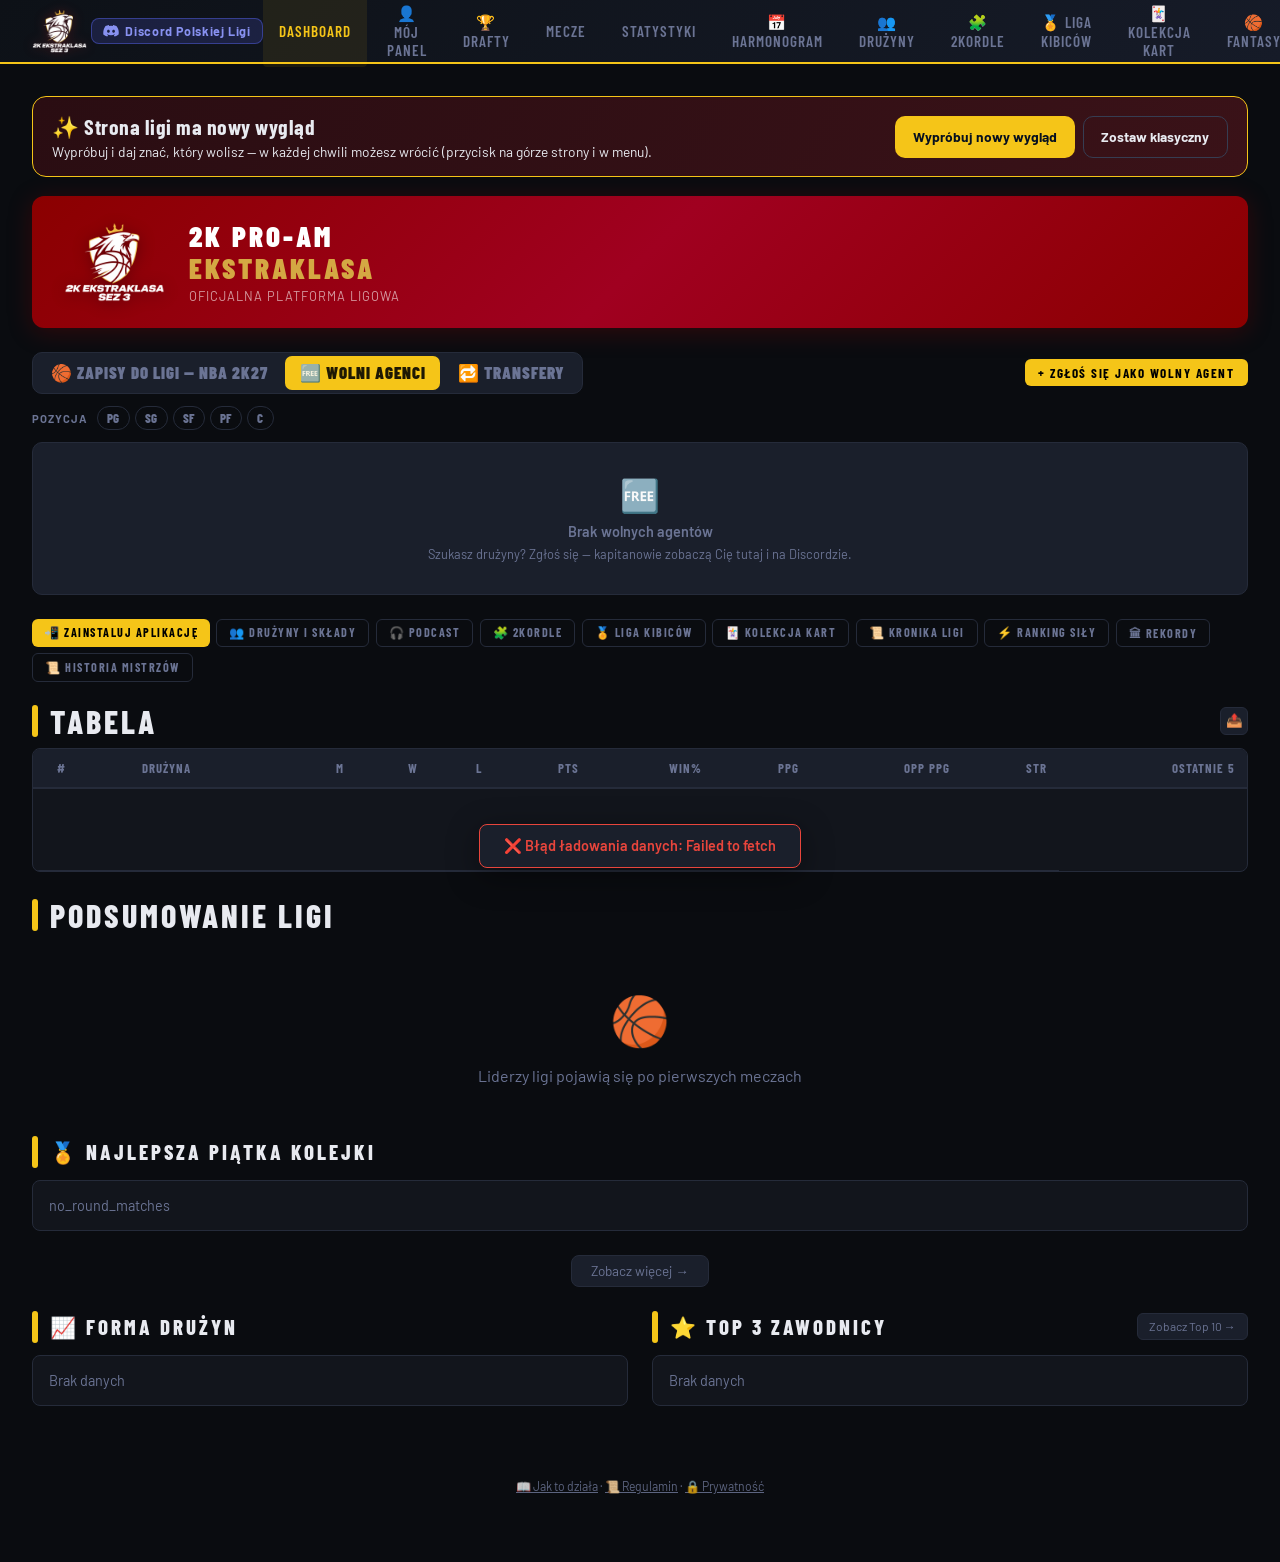
<file: index.html>
<!DOCTYPE html><!-- v1772545680 -->
<html lang="pl">
<head>
<meta charset="UTF-8">
<meta name="viewport" content="width=device-width, initial-scale=1.0, viewport-fit=cover">
<title>2K Pro-Am Ekstraklasa</title>
<link rel="manifest" href="manifest.webmanifest">
<meta name="theme-color" content="#8b0000">
<meta name="mobile-web-app-capable" content="yes">
<meta name="apple-mobile-web-app-capable" content="yes">
<meta name="apple-mobile-web-app-status-bar-style" content="black">
<meta name="apple-mobile-web-app-title" content="2K Ekstraklasa">
<link rel="apple-touch-icon" href="icons/apple-touch-icon.png">
  <link rel="icon" type="image/webp" href="[data-uri]">
<script data-early>try{if(localStorage.getItem('eu_design')==='new')document.documentElement.classList.add('nd')}catch(e){}</script>
<link href="https://fonts.googleapis.com/css2?family=Barlow+Condensed:wght@400;600;700;800;900&family=Barlow:wght@400;500;600&family=Inter:wght@400;500;600;700&display=swap" rel="stylesheet">
<link rel="stylesheet" href="/css/app.79d6d6f2dc.css?v=79d6d6f2dc">
  
</head>
<body>

<!-- GLOBAL LOADER -->
<div id="global-loader" style="display:none">
  <div class="loader-spinner"></div>
  <div class="loader-text">Ładowanie danych...</div>
</div>

<!-- TOAST -->
<div class="toast" id="toast"></div>
<div id="bottom-nav">
  <button data-v="dashboard" onclick="bnGo('dashboard')"><span class="bn-ico">🏠</span>Start</button>
  <button data-v="schedule" onclick="bnGo('schedule')"><span class="bn-ico">📅</span>Terminarz</button>
  <button data-v="mypanel" onclick="bnGo('mypanel')"><span class="bn-ico">👤</span>Mój panel<span class="bn-badge" id="bn-badge"></span></button>
  <button data-v="matches" onclick="bnGo('matches')"><span class="bn-ico">🏀</span>Mecze</button>
  <button data-v="more" onclick="openMoreSheet()"><span class="bn-ico">☰</span>Więcej</button>
</div>
<div id="more-sheet" onclick="if(event.target===this)this.classList.remove('open')"><div class="ms-panel"></div></div>

<!-- SETUP MODAL (first run) -->
<div class="modal-overlay" id="setup-modal">
  <div class="setup-box">
    <div class="setup-title">🏀 Konfiguracja</div>
    <div class="setup-sub">Aby dane meczów były dostępne dla wszystkich, podłącz bazę danych JSONBin.io.<br>Dane zostaną zapisane tylko w Twojej przeglądarce.</div>

    <div style="background:var(--surface2);border-radius:8px;padding:1rem;margin-bottom:1.25rem;font-size:0.85rem;line-height:1.7;color:var(--muted)">
      <div><span class="step-badge">1</span> Wejdź na <strong style="color:var(--text)">jsonbin.io</strong> i załóż darmowe konto</div>
      <div><span class="step-badge">2</span> Kliknij <strong style="color:var(--text)">API Keys</strong> → skopiuj <strong style="color:var(--text)">Master Key</strong></div>
      <div><span class="step-badge">3</span> Kliknij <strong style="color:var(--text)">Bins → New Bin</strong>, wklej <code style="color:var(--accent)">{"matches":[],"aliases":{}}</code> i zapisz</div>
      <div><span class="step-badge">4</span> Skopiuj <strong style="color:var(--text)">Bin ID</strong> z URL</div>
    </div>

    <label>Master Key <span style="color:var(--muted);font-weight:400">(tylko w Twojej przeglądarce)</span></label>
    <input type="password" id="setup-key" placeholder="$2b$10$...">

    <label style="margin-top:0.75rem">Bin ID</label>
    <input type="text" id="setup-bin" placeholder="np. 64f3a1b2c3d4e5f6a7b8c9d0">

    <div style="border-top:1px solid var(--border);margin:1.25rem 0"></div>
    <div style="background:rgba(88,101,242,.08);border:1px solid rgba(88,101,242,.25);border-radius:8px;padding:.75rem 1rem;margin-bottom:.75rem;font-size:.85rem;color:var(--muted);line-height:1.6">
      <span class="step-badge" style="background:#5865f2">5</span>
      Cloudflare Worker przechowuje klucz Anthropic bezpiecznie — nie musisz go tu wpisywać.
    </div>
    <label>Cloudflare Worker URL</label>
    <input type="text" id="setup-worker" placeholder="https://twoj-worker.workers.dev" style="font-size:.85rem">
    <input type="hidden" id="setup-anthropic" value="">

    <div style="border-top:1px solid var(--border);margin:1.25rem 0"></div>
    <label>Discord Webhook URL <span style="color:var(--muted);font-weight:400">(opcjonalne — powiadomienia o meczach)</span></label>
    <input type="text" id="setup-webhook" placeholder="https://discord.com/api/webhooks/..." style="font-size:.85rem">
    <div id="setup-webhook-note" style="font-size:.75rem;color:var(--muted);margin-top:.3rem;display:none">✅ Worker obsługuje webhook przez sekret <code>DISCORD_WEBHOOK_NBA</code> — to pole jest opcjonalne.</div>
    <button class="btn btn-primary" style="width:100%;justify-content:center;margin-top:.75rem" onclick="saveSetup()">
      ✅ Zapisz i połącz
    </button>

    <div style="border-top:1px solid var(--border);margin:1.25rem 0"></div>
    <label>Model AI <span style="color:var(--muted);font-weight:400">(do analizy screenów)</span></label>
    <div style="display:grid;grid-template-columns:1fr 1fr 1fr;gap:.4rem;margin-bottom:.5rem">
      <label id="model-gemini-lbl" style="display:flex;align-items:flex-start;gap:.5rem;padding:.65rem;border:2px solid var(--accent);border-radius:8px;cursor:pointer;background:rgba(245,197,24,.06)">
        <input type="radio" name="ai-model" id="model-gemini" value="gemini-2.5-flash" checked style="margin-top:.15rem;accent-color:var(--accent)">
        <div><div style="font-weight:700;font-size:.82rem">Gemini Flash 🆓</div><div style="font-size:.7rem;color:var(--muted)">Darmowy<br>1000/dzień</div></div>
      </label>
      <label id="model-sonnet-lbl" style="display:flex;align-items:flex-start;gap:.5rem;padding:.65rem;border:1px solid var(--border);border-radius:8px;cursor:pointer">
        <input type="radio" name="ai-model" id="model-sonnet" value="claude-sonnet-4-20250514" style="margin-top:.15rem;accent-color:var(--accent)">
        <div><div style="font-weight:700;font-size:.82rem">Sonnet 4 ✨</div><div style="font-size:.7rem;color:var(--muted)">Najlepsza jakość<br>~$0.018/screen</div></div>
      </label>
      <label id="model-haiku-lbl" style="display:flex;align-items:flex-start;gap:.5rem;padding:.65rem;border:1px solid var(--border);border-radius:8px;cursor:pointer">
        <input type="radio" name="ai-model" id="model-haiku" value="claude-haiku-4-5-20251001" style="margin-top:.15rem;accent-color:var(--accent)">
        <div><div style="font-weight:700;font-size:.82rem">Haiku 4.5 💨</div><div style="font-size:.7rem;color:var(--muted)">73% taniej<br>~$0.005/screen</div></div>
      </label>
    </div>
    <div style="font-size:.75rem;color:var(--muted);margin-bottom:1rem">Klucz Gemini przechowywany bezpiecznie w Cloudflare Worker jako secret GEMINI_API_KEY.</div>
    <div id="setup-error" style="color:var(--loss);font-size:0.85rem;margin-top:0.75rem;min-height:1.2rem"></div>

    <div style="border-top:1px solid var(--border);margin:1.25rem 0"></div>
    <label>Hasło managera eventów <span style="color:var(--muted);font-weight:400">(osobna osoba do zarządzania eventami)</span></label>
    <input type="password" id="setup-events-pw" placeholder="Ustaw hasło dla managera eventów" style="font-size:.85rem">
    <div style="font-size:.75rem;color:var(--muted);margin-top:.3rem">Zostaw puste aby nie zmieniać. Hasło jest przechowywane lokalnie jako hash.</div>

    <button class="btn btn-primary" style="width:100%;justify-content:center;margin-top:1rem" onclick="saveSetup()">
      <span id="setup-btn-text">✅ Zapisz i połącz</span>
    </button>
  </div>
</div>



<header>
  <div class="logo" style="padding:0;display:flex;align-items:center;"><img src="[data-uri]" alt="2K Ekstraklasa" style="height:44px;width:auto;object-fit:contain;filter:drop-shadow(0 0 6px rgba(180,30,30,0.4));"></div>
  <a href="https://discord.gg/EQ87cFkuW" target="_blank" rel="noopener" title="Dołącz do Discorda Polskiej Ekstraklasy"
     style="display:inline-flex;align-items:center;gap:6px;background:rgba(88,101,242,.18);border:1px solid rgba(88,101,242,.45);border-radius:8px;padding:5px 11px;text-decoration:none;color:#8891f0;font-size:.78rem;font-weight:700;letter-spacing:.05em;flex-shrink:0;transition:background .15s,border-color .15s;margin-left:4px"
     onmouseover="this.style.background='rgba(88,101,242,.32)';this.style.borderColor='rgba(88,101,242,.75)'"
     onmouseout="this.style.background='rgba(88,101,242,.18)';this.style.borderColor='rgba(88,101,242,.45)'">
    <svg width="16" height="12" viewBox="0 0 71 55" fill="none" xmlns="http://www.w3.org/2000/svg" style="flex-shrink:0"><path d="M60.1 4.9A58.5 58.5 0 0 0 45.4.4a.2.2 0 0 0-.2.1 40.7 40.7 0 0 0-1.8 3.7 54 54 0 0 0-16.2 0A37.6 37.6 0 0 0 25.4.5a.2.2 0 0 0-.2-.1A58.4 58.4 0 0 0 10.5 4.9a.2.2 0 0 0-.1.1C1.5 18.1-.9 31 .3 43.6a.2.2 0 0 0 .1.2 58.8 58.8 0 0 0 17.7 9 .2.2 0 0 0 .2-.1 42 42 0 0 0 3.6-5.9.2.2 0 0 0-.1-.3 38.7 38.7 0 0 1-5.5-2.6.2.2 0 0 1 0-.4l1.1-.8a.2.2 0 0 1 .2 0c11.5 5.3 24 5.3 35.4 0a.2.2 0 0 1 .2 0l1.1.8a.2.2 0 0 1 0 .4 36.1 36.1 0 0 1-5.5 2.6.2.2 0 0 0-.1.3 47.1 47.1 0 0 0 3.6 5.9.2.2 0 0 0 .2.1 58.6 58.6 0 0 0 17.7-9 .2.2 0 0 0 .1-.2C73 29.2 69.4 16.4 60.2 5a.2.2 0 0 0-.1-.1zM23.7 36c-3.5 0-6.4-3.2-6.4-7.2s2.8-7.2 6.4-7.2c3.6 0 6.5 3.3 6.4 7.2 0 4-2.8 7.2-6.4 7.2zm23.6 0c-3.5 0-6.4-3.2-6.4-7.2s2.8-7.2 6.4-7.2c3.6 0 6.5 3.3 6.4 7.2 0 4-2.8 7.2-6.4 7.2z" fill="#8891f0"/></svg>
    Discord Polskiej Ligi
  </a>
  <nav>
    <button class="active" onclick="showView('dashboard')" data-i18n="nav_dashboard">Dashboard</button>
    <button id="nav-mypanel" onclick="showView('mypanel')" style="position:relative">👤 Mój panel<span id="mypanel-badge" style="display:none;position:absolute;top:2px;right:2px;min-width:16px;height:16px;padding:0 4px;border-radius:8px;background:#dc2626;color:#fff;font-size:.62rem;font-weight:900;line-height:16px;text-align:center"></span></button>
    <button id="nav-events" onclick="showView('events')">🏆 Drafty</button>
    <button onclick="showView('matches')" data-i18n="nav_matches">Mecze</button>
    <button onclick="showView('stats')" data-i18n="nav_stats">Statystyki</button>
    <button onclick="showView('add-match')" data-i18n="nav_add_match">+ Dodaj Mecz</button>
    <button onclick="showView('schedule')" data-i18n="nav_schedule">📅 Harmonogram</button>
    <button onclick="showView('teams')">👥 Drużyny</button>
    <button onclick="showView('kordle')">🧩 2Kordle</button>
    <button onclick="showView('fans')">🏅 Liga kibiców</button>
    <button onclick="showView('cards')">🃏 Kolekcja kart</button>
    <button id="nav-gm" style="display:none" onclick="showView('gm')">🏆 Liga GM</button>
    <button onclick="showView('fantasy')">🏀 Fantasy</button>
    <button onclick="showView('aliases')" data-i18n="nav_aliases">⚙ Aliasy</button>
  </nav>
  <div id="hdr-tools" style="display:flex;gap:0.5rem;align-items:center">
    <a id="x-link" href="https://x.com/ChemikLeague2K" target="_blank" rel="noopener" title="X (Twitter) @ChemikLeague2K" style="display:inline-flex;align-items:center;justify-content:center;width:30px;height:30px;border-radius:6px;border:1px solid var(--border);color:var(--text);text-decoration:none;font-weight:900;font-size:.95rem">𝕏</a>
    <button id="lang-toggle" onclick="setLang(currentLang === 'en' ? 'pl' : 'en')" title="Język / Language" style="display:none;padding:.25rem .5rem;border-radius:6px;border:1px solid var(--border);background:transparent;color:var(--text);font-size:.72rem;font-weight:800;cursor:pointer;font-family:inherit;letter-spacing:.5px">🌐 EN</button>
    <button id="logout-btn" class="btn btn-ghost" onclick="logout()" style="display:none;font-size:0.8rem;padding:0.35rem 0.8rem" data-i18n="logout">🔓 Wyloguj</button>
    <button id="baza-btn" class="btn btn-ghost" onclick="openSetupModal()" style="display:none;font-size:0.8rem;padding:0.35rem 0.8rem" title="Zmień konfigurację bazy danych">⚙ Baza</button>
    <button id="psn-map-btn" class="btn btn-ghost" onclick="openPsnMapModal()" style="display:none;font-size:0.8rem;padding:0.35rem 0.8rem" title="Powiązania Discord→PSN i metoda OVR">🔗 Powiązania</button>
    <button id="playoff-btn" class="btn btn-ghost" onclick="openPlayoffModal()" style="display:none;font-size:0.8rem;padding:0.35rem 0.8rem">🏆 Playoff</button>
    <button id="team-reg-admin-btn" class="btn btn-ghost" onclick="goToTeamRegistrations()" style="display:none;font-size:0.8rem;padding:0.35rem 0.8rem">📋 Zgłoszenia <span id="team-reg-admin-badge" style="display:none;background:var(--accent);color:rgba(0,0,0,.85);border-radius:4px;padding:0 .35rem;margin-left:.25rem;font-weight:800"></span></button>
    <button id="season-btn" class="btn btn-ghost" onclick="openSeasonModal()" style="display:none;font-size:0.8rem;padding:0.35rem 0.8rem" data-i18n="seasons_btn">🏆 Sezony</button>
    <button id="events-login-btn" class="btn btn-ghost" onclick="document.getElementById('events-auth-modal').classList.add('open')" style="font-size:0.8rem;padding:0.35rem 0.8rem">🏆 Drafty admin</button>
    <button class="theme-toggle" id="theme-btn" onclick="toggleTheme()" title="Zmien motyw">&#9728;</button>
    <div id="discord-user-bar" style="display:flex;align-items:center;gap:.5rem;margin-right:.5rem"></div>
    <div style="display:flex;gap:.25rem;align-items:center" id="lang-switcher"><button onclick="setLang('pl')" id="lang-pl" style="padding:.2rem .45rem;border-radius:4px;border:1px solid var(--accent);background:var(--accent);color:#000;font-size:.7rem;font-weight:700;cursor:pointer;font-family:inherit">PL</button><button onclick="setLang('en')" id="lang-en" style="padding:.2rem .45rem;border-radius:4px;border:1px solid var(--border);background:transparent;color:var(--muted);font-size:.7rem;font-weight:700;cursor:pointer;font-family:inherit">EN</button></div>
  </div>
</header>

<main>

  <!-- DASHBOARD -->
  <div id="view-dashboard" class="view active">
    <div id="nd-banner-wrap"></div>
    <div id="nd-hub"></div>
    <!-- League Hero Banner -->
    <div id="league-hero" style="background:linear-gradient(135deg,#8b0000,#a00020,#8b0000);border-radius:12px;padding:1.5rem 2rem;margin-bottom:1.5rem;display:flex;align-items:center;gap:1.5rem;box-shadow:0 4px 24px rgba(139,0,0,0.3);">
      <img src="[data-uri]" alt="2K Ekstraklasa" style="height:80px;width:auto;object-fit:contain;flex-shrink:0;filter:drop-shadow(0 2px 8px rgba(0,0,0,0.4));">
      <div>
        <div style="font-family:'Barlow Condensed',sans-serif;font-weight:900;font-size:1.8rem;letter-spacing:3px;text-transform:uppercase;color:#fff;line-height:1.1;">2K Pro-Am</div>
        <div style="font-family:'Barlow Condensed',sans-serif;font-weight:900;font-size:1.8rem;letter-spacing:3px;text-transform:uppercase;color:#d4a843;line-height:1.1;">Ekstraklasa</div>
        <div style="font-size:.8rem;color:rgba(255,255,255,0.6);margin-top:.25rem;letter-spacing:1px;">OFICJALNA PLATFORMA LIGOWA</div>
      </div>
    </div>
    <div id="live-wrap"></div>
    <div id="schedule-dashboard" style="margin-bottom:1.5rem;display:none"></div>
    <div id="team-registrations-wrap" style="margin-bottom:1.5rem"></div>
    <div id="events-dashboard-wrap"></div>

    <div id="playoff-dashboard-wrap"></div>
    <div id="bracket-wrap"></div>
    <div id="quicklinks-wrap"></div>
    <div id="records-banner-wrap"></div>
    <div id="ach-wrap"></div>
    <div id="awards-dashboard-wrap"></div>

    <div style="display:flex;align-items:center;justify-content:space-between;margin-bottom:.5rem"><div class="section-title" style="margin-bottom:0" data-i18n="standings">Tabela</div><button onclick="shareStandings()" title="Udostępnij tabelę" style="display:inline-flex;align-items:center;justify-content:center;background:var(--surface2);border:1px solid var(--border);color:var(--muted);border-radius:6px;width:28px;height:28px;cursor:pointer;transition:all .2s" onmouseover="this.style.borderColor='var(--accent)';this.style.color='var(--accent)'" onmouseout="this.style.borderColor='var(--border)';this.style.color='var(--muted)'">&#x1F4E4;</button></div>
    <div class="card" style="padding:0;overflow:hidden">
      <div class="stats-table-wrap">
        <table style="min-width:500px">
          <thead><tr>
            <th style="text-align:left; padding-left:1.5rem">#</th>
            <th style="text-align:left">Drużyna</th>
            <th>M</th><th>W</th><th>L</th><th>PTS</th><th>WIN%</th><th>PPG</th><th>OPP PPG</th><th>STR</th><th>Ostatnie 5</th>
          </tr></thead>
          <tbody id="standings-body">
            <tr><td colspan="10" style="text-align:center;padding:2rem;color:var(--muted)">Brak danych</td></tr>
          </tbody>
        </table>
      </div>
    </div>

    <div id="penalties-note" style="margin-top:1.5rem"></div>
    <div id="scenario-wrap"></div>
    <div id="classics-wrap" style="margin-top:1.5rem"></div>
    <div id="mvp-race-wrap" style="margin-top:1.5rem"></div>
    <div id="power-ranking-wrap" style="margin-top:1.5rem"></div>
    <div id="elo-wrap"></div>
    <div class="section-title" data-i18n="league_summary">Podsumowanie Ligi</div>
    <div class="leaders-grid" id="leaders-grid">
      <div class="empty" style="grid-column:1/-1;padding:2rem"><div class="icon">🏀</div><p>Dodaj mecze aby zobaczyć liderów</p></div>
    </div>
    <br>
    <div style="margin-bottom:1.5rem">
      <div class="section-title" style="font-size:1.3rem;margin-bottom:.75rem" data-i18n="best_five">🏅 Najlepsza Piątka Kolejki</div>
      <div class="card" style="padding:1rem" id="team-of-week-wrap"><div style="color:var(--muted);font-size:.9rem">Brak danych z bieżącego tygodnia</div></div>
      <div style="text-align:center;margin-top:.75rem"><button onclick="openRoundsDetailModal()" style="background:var(--surface2);border:1px solid var(--border);color:var(--muted);padding:.4rem 1.2rem;border-radius:8px;cursor:pointer;font-family:inherit;font-size:.85rem;transition:all .2s" onmouseover="this.style.borderColor='var(--accent)';this.style.color='var(--accent)'" onmouseout="this.style.borderColor='var(--border)';this.style.color='var(--muted)'" data-i18n="see_more">Zobacz więcej →</button></div>
    </div>
    <div style="display:grid;grid-template-columns:1fr 1fr;gap:1.5rem;margin-bottom:1.5rem" id="dashboard-extras">
      <div>
        <div class="section-title" style="font-size:1.3rem;margin-bottom:.75rem" data-i18n="team_form">📈 Forma Drużyn</div>
        <div class="card" style="padding:1rem" id="team-form-wrap"><div style="color:var(--muted);font-size:.9rem">Brak danych</div></div>
      </div>
      <div>
        <div style="display:flex;align-items:center;justify-content:space-between;margin-bottom:.75rem"><div class="section-title" style="font-size:1.3rem;margin-bottom:0" data-i18n="top3">⭐ Top 3 Zawodnicy</div><button onclick="openTop10Modal(null, 'Wszystkie sezony')" style="font-size:.75rem;background:var(--surface2);border:1px solid var(--border);color:var(--muted);padding:.3rem .7rem;border-radius:6px;cursor:pointer;font-family:inherit" data-i18n="see_top10">Zobacz Top 10 →</button></div>
        <div class="card" style="padding:1rem" id="top3-wrap"><div style="color:var(--muted);font-size:.9rem">Brak danych</div></div>
      </div>
    </div>
    <div id="milestone-banner" style="margin-bottom:1.5rem"></div>
    <div id="round-comparison-wrap" style="margin-bottom:1.5rem"></div>
    <div id="event-ratings-wrap" style="margin-bottom:1.5rem"></div>
  </div>

  <!-- EVENTS -->
  <div id="view-events" class="view">
    <div style="display:flex;align-items:center;justify-content:space-between;gap:1rem;margin-bottom:1.5rem">
      <div class="section-title" style="margin-bottom:0">🏆 Drafty</div>
      <div id="events-admin-btns" style="display:none;gap:.5rem;flex-shrink:0">
        <button onclick="openCreateEventModal()" class="btn btn-primary" style="white-space:nowrap">+ Nowy Event</button>
        <button onclick="removeTestEvents()" class="btn btn-ghost" style="white-space:nowrap" title="Usuń testowe eventy">🗑 Testowe</button>
        <button onclick="openEventsRestore()" class="btn btn-ghost" style="white-space:nowrap" title="Przywróć eventy z kopii zapasowej">♻️ Przywróć</button>
        <button onclick="loadTestEvents()" class="btn btn-ghost" style="white-space:nowrap;font-size:.8rem">🧪 Załaduj testowe</button>
        <button onclick="openEventArchiveModal()" class="btn btn-ghost" style="white-space:nowrap;font-size:.8rem">📚 Archiwum</button>
      </div>
    </div>
    <div id="events-list">
      <div class="empty"><div class="icon">🏆</div><p>Brak eventów.</p></div>
    </div>
  </div>

  <!-- MATCHES -->
  <div id="view-matches" class="view">
    <div style="display:flex;align-items:center;justify-content:space-between;flex-wrap:wrap;gap:1rem;margin-bottom:1rem"><div class="section-title" style="margin-bottom:0" data-i18n="match_results">Wyniki Meczów</div><div style="display:flex;gap:.75rem;flex-wrap:wrap"><select id="mfs" onchange="renderMatches()" style="background:var(--surface2);border:1px solid var(--border);color:var(--text);padding:.4rem .75rem;border-radius:6px;font-family:inherit;font-size:.85rem"><option value="" data-i18n="all_seasons">Wszystkie sezony</option></select>
        <select id="mft" onchange="renderMatches()" style="background:var(--surface2);border:1px solid var(--border);color:var(--text);padding:.4rem .75rem;border-radius:6px;font-family:inherit;font-size:.85rem"><option value="" data-i18n="all_teams">Wszystkie druzyny</option></select>
        <select id="mfpo" onchange="renderMatches()" style="background:var(--surface2);border:1px solid var(--border);color:var(--text);padding:.4rem .75rem;border-radius:6px;font-family:inherit;font-size:.85rem">
          <option value="">Wszystkie mecze</option>
          <option value="playoff">🏆 Tylko playoff</option>
          <option value="regular">📅 Tylko ligowe</option>
        </select>
        <select id="mfp" onchange="renderMatches()" style="background:var(--surface2);border:1px solid var(--border);color:var(--text);padding:.4rem .75rem;border-radius:6px;font-family:inherit;font-size:.85rem"><option value="" data-i18n="all_players">Wszyscy zawodnicy</option></select></div></div>
    <div class="matches-grid" id="matches-list">
      <div class="empty"><div class="icon">📋</div><h3>Brak meczów</h3><p>Dodaj pierwszy mecz klikając "+ Dodaj Mecz"</p></div>
    </div>
  </div>

  <!-- STATS -->
  <div id="view-stats" class="view">
    <div style="display:flex;align-items:center;justify-content:space-between;flex-wrap:wrap;gap:1rem;margin-bottom:1.5rem"><div class="section-title" style="margin-bottom:0" data-i18n="player_stats">Statystyki Zawodników</div><button onclick="openComparatorModal()" style="background:var(--surface2);border:1px solid var(--border);color:var(--muted);padding:.5rem 1rem;border-radius:6px;font-size:.85rem;cursor:pointer;font-family:inherit" data-i18n="compare">&#x26A1; Porównaj</button>
      <button onclick="openRosterCalculator()" style="background:var(--surface2);border:1px solid var(--border);color:var(--muted);padding:.5rem 1rem;border-radius:6px;font-size:.85rem;cursor:pointer;font-family:inherit">🏗️ Kalkulator składu</button>
      <button onclick="openNations()" style="background:var(--surface2);border:1px solid var(--border);color:var(--muted);padding:.5rem 1rem;border-radius:6px;font-size:.85rem;cursor:pointer" data-notr>🌍 <span class="nat-btn-lbl">Nations</span></button>
      <button onclick="openLeagueRecordsModal()" style="background:var(--surface2);border:1px solid var(--border);color:var(--muted);padding:.5rem 1rem;border-radius:6px;font-size:.85rem;cursor:pointer;font-family:inherit">🏆 Rekordy ligi</button></div>
    <div class="filters">
      <div><label data-i18n="season_lbl">Sezon</label><select id="filter-season-stats" onchange="window._statsSeasonTouched=true;renderStats()"><option value="">Wszystkie sezony</option></select></div>
      <div><label data-i18n="team_lbl">Drużyna</label><select id="filter-team" onchange="renderStats()"><option value="">Wszystkie</option></select></div>
      <div><label data-i18n="position_lbl">Pozycja</label><select id="filter-pos-stats" onchange="renderStats()" style="background:var(--surface2);border:1px solid var(--border);color:var(--text);padding:.4rem .75rem;border-radius:6px;font-family:inherit;font-size:.85rem"><option value="" data-i18n="all_pos">Wszystkie</option><option>PG</option><option>SG</option><option>SF</option><option>PF</option><option>C</option></select></div>
      <div><label data-i18n="round_lbl">Kolejka</label><select id="filter-round-stats" onchange="renderStats()" style="background:var(--surface2);border:1px solid var(--border);color:var(--text);padding:.4rem .75rem;border-radius:6px;font-family:inherit;font-size:.85rem"><option value="">Wszystkie</option></select></div>
      <div><label id="nat-lbl" data-notr>🌍 Kraj</label><select id="filter-nat-stats" onchange="renderStats()" style="background:var(--surface2);border:1px solid var(--border);color:var(--text);padding:.4rem .75rem;border-radius:6px;font-family:inherit"><option value="">—</option></select></div>
      <div><label>Mecze</label><select id="filter-playoff-stats" onchange="renderStats()" style="background:var(--surface2);border:1px solid var(--border);color:var(--text);padding:.4rem .75rem;border-radius:6px;font-family:inherit;font-size:.85rem"><option value="regular">📅 Ligowe</option><option value="playoff">🏆 Playoff</option><option value="all">Wszystkie</option></select></div>
    </div>
    <div class="card" style="padding:0">
      <div class="stats-table-wrap">
        <table>
          <thead><tr id="stats-thead">
            <th style="text-align:left; padding-left:1rem; cursor:pointer; user-select:none" onclick="sortByCol('name')"><span data-i18n="th_player">Zawodnik</span><span id="sort-icon-name" class="sort-icon"></span></th>
            <th style="text-align:left; cursor:pointer; user-select:none" onclick="sortByCol('team')"><span data-i18n="th_team">Drużyna</span><span id="sort-icon-team" class="sort-icon"></span></th>
            <th style="cursor:pointer;user-select:none" onclick="sortByCol('pos')"><span data-i18n="th_pos">POZ</span><span id="sort-icon-pos" class="sort-icon"></span></th>
            <th style="cursor:pointer;user-select:none" onclick="sortByCol('gp')">GP<span id="sort-icon-gp" class="sort-icon"></span></th>
            <th style="cursor:pointer;user-select:none" onclick="sortByCol('avggrade')">GRD<span id="sort-icon-avggrade" class="sort-icon"></span></th>
            <th style="cursor:pointer;user-select:none;white-space:nowrap" onclick="sortByCol('ovr')">OVR<span class="stat-i" onclick="_statTip(event,'ovr')" title="?">ⓘ</span><span id="sort-icon-ovr" class="sort-icon"></span></th>
            <th style="cursor:pointer;user-select:none;color:var(--accent);white-space:nowrap" onclick="sortByCol('cs')">CS<span class="stat-i" onclick="_statTip(event,'cs')" title="?">ⓘ</span><span id="sort-icon-cs" class="sort-icon"></span></th>
            <th style="cursor:pointer;user-select:none;color:#3498db;white-space:nowrap" onclick="sortByCol('per')">PER<span class="stat-i" onclick="_statTip(event,'per')" title="?">ⓘ</span><span id="sort-icon-per" class="sort-icon"></span></th>
            <th style="cursor:pointer;user-select:none" onclick="sortByCol('pts')">PTS<span id="sort-icon-pts" class="sort-icon"></span></th>
            <th style="cursor:pointer;user-select:none" onclick="sortByCol('reb')">REB<span id="sort-icon-reb" class="sort-icon"></span></th>
            <th style="cursor:pointer;user-select:none" onclick="sortByCol('ast')">AST<span id="sort-icon-ast" class="sort-icon"></span></th>
            <th style="cursor:pointer;user-select:none" onclick="sortByCol('stl')">STL<span id="sort-icon-stl" class="sort-icon"></span></th>
            <th style="cursor:pointer;user-select:none" onclick="sortByCol('blk')">BLK<span id="sort-icon-blk" class="sort-icon"></span></th>
            <th style="cursor:pointer;user-select:none" onclick="sortByCol('to')">TO<span id="sort-icon-to" class="sort-icon"></span></th>
            <th style="cursor:pointer;user-select:none" onclick="sortByCol('fgpct')">FG%<span id="sort-icon-fgpct" class="sort-icon"></span></th>
            <th style="cursor:pointer;user-select:none" onclick="sortByCol('tppct')">3P%<span id="sort-icon-tppct" class="sort-icon"></span></th>
            <th style="cursor:pointer;user-select:none" onclick="sortByCol('ftpct')">FT%<span id="sort-icon-ftpct" class="sort-icon"></span></th>
          </tr></thead>
          <tbody id="stats-body">
            <tr><td colspan="12" style="text-align:center;padding:2rem;color:var(--muted)">Brak danych</td></tr>
          </tbody>
        </table>
      </div>
    </div>
  </div>

  <!-- ADD MATCH -->
  <div id="view-add-match" class="view">
    <div id="discord-queue-panel" style="margin-bottom:1.5rem;display:none"></div>
    <div class="section-title" data-i18n="add_match">Dodaj Mecz</div>
    <div class="card">
      <p style="color:var(--muted);margin-bottom:1.5rem;font-size:0.95rem">Wgraj screenshot z ekranu Game Stats — AI automatycznie odczyta wszystkie statystyki.</p>

      <div class="upload-zone" id="upload-zone">
        <input type="file" accept="image/*" id="screenshot-input" onchange="handleFileSelect(this)">
        <div class="upload-icon">📸</div>
        <h3>Wgraj Screenshot z Meczu</h3>
        <p>Kliknij lub przeciągnij plik · PNG, JPG, WebP</p>
      </div>

      <img id="screenshot-preview" alt="Podgląd screenshota">

      <div style="display:grid;grid-template-columns:1fr 1fr;gap:1rem;margin-top:1.25rem">
        <div>
          <label>Data Meczu</label>
          <input type="date" id="match-date" value="">
        </div>
        <div>
          <label>Opcjonalna notatka</label>
          <input type="text" id="match-note" placeholder="np. Faza grupowa, runda 1...">
        </div>
      </div>

      <div style="display:flex;align-items:center;gap:.5rem;margin-bottom:.6rem;flex-wrap:wrap">
        <span style="font-size:.75rem;color:var(--muted)">Model:</span>
        <button id="ss-model-gemini" onclick="setScreenshotModel('gemini-2.5-flash')"
          style="padding:.2rem .6rem;border-radius:6px;border:2px solid var(--accent);background:rgba(245,197,24,.12);color:var(--accent);font-size:.75rem;font-weight:700;cursor:pointer;font-family:inherit">
          🆓 Gemini
        </button>
        <button id="ss-model-sonnet" onclick="setScreenshotModel('claude-sonnet-4-20250514')"
          style="padding:.2rem .6rem;border-radius:6px;border:1px solid var(--border);background:transparent;color:var(--muted);font-size:.75rem;font-weight:700;cursor:pointer;font-family:inherit">
          ✨ Sonnet
        </button>
        <button id="ss-model-haiku" onclick="setScreenshotModel('claude-haiku-4-5-20251001')"
          style="padding:.2rem .6rem;border-radius:6px;border:1px solid var(--border);background:transparent;color:var(--muted);font-size:.75rem;font-weight:700;cursor:pointer;font-family:inherit">
          💨 Haiku
        </button>
        <span style="font-size:.72rem;color:var(--muted)" id="ss-model-cost">🆓 darmowy</span>
      </div>
      <div class="btn-row">
        <button class="btn btn-primary" id="parse-btn" onclick="parseScreenshot()" disabled>
          <span id="parse-btn-text">🤖 Analizuj Screenshot</span>
        </button>
        <button class="btn btn-ghost" onclick="clearForm()">Wyczyść</button>
      </div>

      <div style="margin-top:1.5rem;padding-top:1.5rem;border-top:1px solid var(--border)">
        <div style="font-family:'Barlow Condensed',sans-serif;font-weight:900;font-size:1.1rem;letter-spacing:1px;margin-bottom:.75rem">🏳️ Dodaj Walkower</div>
        <div style="display:grid;grid-template-columns:1fr 1fr;gap:.75rem;margin-bottom:.75rem">
          <div><label>Drużyna wygrywająca</label>
            <input type="text" id="wo-winner" list="wo-teams-list" placeholder="Drużyna która wygrała">
          </div>
          <div><label>Drużyna oddająca walkower</label>
            <input type="text" id="wo-loser" list="wo-teams-list" placeholder="Drużyna nieobecna">
          </div>
        </div>
        <datalist id="wo-teams-list"></datalist>
        <div style="display:grid;grid-template-columns:1fr 1fr;gap:.75rem;margin-bottom:.75rem">
          <div><label>Data</label><input type="date" id="wo-date"></div>
          <div><label>Notatka (opcjonalnie)</label><input type="text" id="wo-note" placeholder="np. Walkower - nieobecność"></div>
        </div>
        <button class="btn btn-primary" onclick="saveWalkover()">🏳️ Zapisz Walkower (20:0)</button>
      </div>

      <div class="status-box" id="status-box"></div>
    </div>

    <!-- PARSED RESULT EDITOR -->
    <div id="parsed-result" style="display:none">
      <div class="section-title" style="margin-top:2rem" data-i18n="check_save" data-i18n="check_save">Sprawdź i Zapisz</div>
      <div class="card">
        <p style="color:var(--muted);font-size:0.9rem;margin-bottom:1.25rem">AI odczytał poniższe dane. Sprawdź, popraw jeśli trzeba, a następnie zapisz mecz.</p>
        <div id="parsed-match-preview"></div>
        <div class="btn-row">
          <button class="btn btn-primary" onclick="saveMatch()">✅ Zapisz Mecz</button>
          <button class="btn btn-ghost" onclick="document.getElementById('parsed-result').style.display='none'">Anuluj</button>
        </div>
      </div>
    </div>
  </div>



  <!-- SCHEDULE -->
  <div id="view-mypanel" class="view">
    <div id="mypanel-view"></div>
  </div>

  <div id="view-kort" class="view"><div class="section-title">🏀 <span>Kort — gra karciana</span></div><div id="kort-wrap"></div></div>
<div id="view-privacy" class="view"><div id="privacy-view"></div></div>
<div id="view-howto" class="view"><div id="howto-view"></div></div>
<div id="view-rules" class="view"><div class="section-title">📜 <span>Regulamin</span></div><div id="rules-wrap"></div></div>
<div id="view-join" class="view"><div class="section-title">🤝 <span>Dołącz do ligi</span></div><div id="join-wrap"></div></div>
<div id="view-standings" class="view"><div class="section-title">📋 <span>Tabela</span></div><div class="card" style="padding:0;overflow:hidden"><div class="stats-table-wrap"><table style="min-width:500px"><thead><tr><th style="text-align:left; padding-left:1.5rem">#</th><th style="text-align:left">Drużyna</th><th>M</th><th>W</th><th>L</th><th>PTS</th><th>WIN%</th><th>PPG</th><th>OPP PPG</th><th>STR</th><th>Ostatnie 5</th></tr></thead><tbody id="standings-body-2"></tbody></table></div></div></div>
<div id="view-awards" class="view"><div class="section-title">🗳️ <span>Głosowanie tygodnia</span></div><div id="awards-view-wrap"></div></div>
<div id="view-totw" class="view"><div class="section-title">🏀 <span>Piątka tygodnia</span></div><div id="totw-wrap"></div></div>
<div id="view-fplus" class="view"><div class="section-title">⭐ <span>Fantasy+</span></div><div id="gmd-wrap" style="margin-bottom:1rem"></div><div id="fplus-wrap"></div></div>
<div id="view-cards" class="view">
    <div id="cards-view"></div>
  </div>

  <div id="view-gm" class="view">
    <div id="gm-view"></div>
  </div>

  <div id="view-fans" class="view">
    <div id="fans-view"></div>
  </div>

  <div id="view-kordle" class="view">
    <div id="kordle-view"></div>
  </div>

  <div id="view-podcast" class="view">
    <div id="podcast-view"></div>
  </div>

  <div id="view-multistream" class="view">
    <div id="multistream-view"></div>
  </div>

  <div id="view-teams" class="view">
    <div id="eu-map-wrap"></div>
    <div id="link-rank-wrap"></div>
    <div id="teams-view"></div>
  </div>

  <div id="view-fantasy" class="view">
    <div id="fantasy-view"></div>
  </div>

  <div id="view-schedule" class="view">
    <div style="display:flex;align-items:center;justify-content:space-between;flex-wrap:wrap;gap:1rem;margin-bottom:1.5rem">
      <div class="section-title" style="margin-bottom:0" data-i18n="schedule_title">📅 Harmonogram</div>
      <div id="schedule-admin-btn"></div>
    </div>
    <div id="season-schedule-wrap" style="margin-bottom:2rem"></div>
    <div id="schedule-upcoming" style="margin-bottom:2rem"></div>
    <div id="schedule-played" style="margin-bottom:2rem"></div>
  </div>

  <!-- ALIASES VIEW -->
  <div id="view-aliases" class="view">
    <div class="section-title">Korekty Nazw Zawodników</div>
    <div class="card">
      <p style="color:var(--muted);font-size:0.9rem;margin-bottom:1.5rem">Jeśli AI błędnie rozpoznaje nazwę zawodnika, dodaj tu korektę. Przy każdej nowej analizie screenshota błędna nazwa zostanie automatycznie zastąpiona poprawną.</p>
      <div style="display:grid;grid-template-columns:1fr 1fr auto;gap:0.75rem;align-items:end;margin-bottom:1rem">
        <div>
          <label>Błędna nazwa (jak AI rozpoznaje)</label>
          <input type="text" id="alias-wrong" placeholder="np. JoseiMatzura">
        </div>
        <div>
          <label data-i18n="alias_correct_lbl">Poprawna nazwa</label>
          <input type="text" id="alias-correct" placeholder="np. JosefMatzura">
        </div>
        <button class="btn btn-primary" onclick="addAlias()">Dodaj</button>
      </div>
      <div id="aliases-list"></div>
      <div style="margin-top:1.5rem;padding-top:1.5rem;border-top:1px solid var(--border)">
        <div style="font-family:'Barlow Condensed',sans-serif;font-weight:700;font-size:1rem;letter-spacing:1px;margin-bottom:0.5rem">Zastosuj do zapisanych meczów</div>
        <p style="color:var(--muted);font-size:0.85rem;margin-bottom:0.75rem">Kliknij aby poprawić nazwy we wszystkich już zapisanych meczach według powyższych korekt.</p>
        <button class="btn btn-primary" onclick="applyAliasesToAllMatches()">🔧 Popraw wszystkie mecze</button>
        <button onclick="triggerImport()" class="btn btn-ghost" style="margin-left:.75rem">📥 Importuj mecze (JSON)</button>

        <span id="fix-result" style="margin-left:1rem;font-size:0.85rem;color:var(--win)"></span>
      </div>


    <!-- ROUNDS MANAGEMENT -->
    <div class="card" style="margin-top:1.5rem" id="rounds-admin-section" style="display:none">
      <div style="font-family:'Barlow Condensed',sans-serif;font-weight:900;font-size:1.2rem;letter-spacing:2px;text-transform:uppercase;margin-bottom:.5rem">📅 Zarządzanie Kolejkami</div>
      <p style="color:var(--muted);font-size:.85rem;margin-bottom:1rem">Definiuj kolejki ligowe. Najlepsza Piątka na dashboardzie pokazuje graczy z aktualnej kolejki (wg daty).</p>
      <div style="display:grid;grid-template-columns:1fr 1fr 1fr auto;gap:.5rem;align-items:end;margin-bottom:1rem">
        <div><label data-i18n="round_name_lbl">Nazwa kolejki</label><input type="text" id="round-label" placeholder="np. 2. Kolejka"></div>
        <div><label data-i18n="date_from_lbl">Data od</label><input type="date" id="round-from"></div>
        <div><label data-i18n="date_to_lbl">Data do</label><input type="date" id="round-to"></div>
        <button class="btn btn-primary" onclick="addRound()" style="white-space:nowrap">Dodaj</button>
      </div>
      <div id="rounds-list"></div>
    </div>

    <!-- TEAM ALIASES -->
    <div class="card" style="margin-top:1.5rem">
      <div style="font-family:'Barlow Condensed',sans-serif;font-weight:900;font-size:1.2rem;letter-spacing:2px;text-transform:uppercase;margin-bottom:.5rem">🔀 Aliasy Drużyn</div>
      <p style="color:var(--muted);font-size:.85rem;margin-bottom:1rem">Połącz różne nazwy tej samej drużyny. Np. "Aliens Katowice PL" → "Katowice PL". Kliknij Zastosuj aby zaktualizować wszystkie mecze.</p>
      <div style="display:grid;grid-template-columns:1fr 1fr auto;gap:.75rem;align-items:end;margin-bottom:1rem">
        <div>
          <label>Stara/błędna nazwa</label>
          <input type="text" id="talias-wrong" list="talias-teams-list" placeholder="np. Aliens Katowice PL">
          <datalist id="talias-teams-list"></datalist>
        </div>
        <div>
          <label>Poprawna nazwa</label>
          <input type="text" id="talias-correct" list="talias-teams-list" placeholder="np. Katowice PL">
        </div>
        <button class="btn btn-primary" onclick="addTeamAlias()">Dodaj</button>
      </div>
      <div id="team-aliases-list"></div>
      <div style="margin-top:1rem">
        <button class="btn btn-primary" onclick="applyTeamAliasesToAllMatches()">🔧 Zastosuj do wszystkich meczów</button>
        <span id="talias-result" style="margin-left:1rem;font-size:.85rem;color:var(--win)"></span>
      </div>
    </div>

    <div id="teams-admin-section" style="display:none;margin-top:2rem">
      <div style="border-top:1px solid var(--border);padding-top:1.5rem">
        <div style="font-family:'Barlow Condensed',sans-serif;font-weight:900;font-size:1.3rem;letter-spacing:2px;text-transform:uppercase;margin-bottom:.5rem">🏀 Zarządzanie Drużynami</div>
        <p style="color:var(--muted);font-size:.85rem;margin-bottom:1rem">Dodaj drużyny i wgraj ich loga. Drużyny są dostępne w harmonogramie.</p>
        <div style="display:grid;grid-template-columns:1fr auto;gap:.75rem;align-items:end;margin-bottom:1rem">
          <div>
            <label>Nazwa drużyny</label>
            <input type="text" id="new-team-name" placeholder="np. Nowa Drużyna FC" style="width:100%;box-sizing:border-box">
          </div>
          <button class="btn btn-primary" onclick="addTeamEntry()">Dodaj</button>
        </div>
        <div id="teams-list"></div>
      </div>
    </div>
    </div>
  </div>

</main>

<!-- MATCH DETAIL MODAL -->
<div class="modal-overlay" id="match-modal" onclick="if(event.target===this)closeModal()">
  <div class="modal">
    <button class="modal-close" onclick="closeModal()">✕</button>
    <div id="modal-content"></div>
  </div>
</div>

<!-- AUTH MODAL -->
<div class="modal-overlay" id="auth-modal">
  <div class="login-box">
    <div class="login-logo">🔐 Logowanie</div>
    <div class="login-sub">Ta sekcja wymaga hasła</div>
    <label style="text-align:left">Hasło dostępu</label>
    <input type="password" id="login-input" placeholder="••••••••" onkeydown="if(event.key==='Enter')checkLogin()">
    <div id="login-error" class="login-error"></div>
    <button class="btn btn-primary" style="width:100%" onclick="checkLogin()" data-i18n="login_btn">Zaloguj się</button>
    <button class="btn btn-ghost" style="width:100%;margin-top:.5rem" onclick="document.getElementById('auth-modal').classList.remove('open')">Anuluj</button>
  </div>
</div>

<!-- EVENTS ADMIN LOGIN MODAL -->
<div class="modal-overlay" id="events-auth-modal">
  <div class="login-box">
    <div class="login-logo">🏆 Eventy — Logowanie</div>
    <div class="login-sub">Hasło managera eventów</div>
    <label style="text-align:left">Hasło</label>
    <input type="password" id="events-login-input" placeholder="••••••••" onkeydown="if(event.key==='Enter')checkEventsLogin()">
    <div id="events-login-error" class="login-error"></div>
    <button class="btn btn-primary" style="width:100%" onclick="checkEventsLogin()">Zaloguj się</button>
    <button class="btn btn-ghost" style="width:100%;margin-top:.5rem" onclick="document.getElementById('events-auth-modal').classList.remove('open')">Anuluj</button>
  </div>
</div>

<!-- TEAM REGISTRATION MODAL — NBA 2K27 -->
<div class="modal-overlay" id="team-reg-modal" onclick="if(event.target===this)closeTeamRegModal()" style="z-index:1200">
  <div class="modal" style="max-width:760px">
    <button class="modal-close" onclick="closeTeamRegModal()">&#x2715;</button>
    <div style="font-family:'Barlow Condensed',sans-serif;font-weight:900;font-size:1.5rem;letter-spacing:1px;margin-bottom:1.25rem">🏀 Zgłoszenie drużyny — NBA 2K27</div>

    <div id="team-reg-login-wall" style="display:none;text-align:center;padding:1.5rem 0">
      <div style="font-size:2rem;margin-bottom:.5rem">🔒</div>
      <div style="font-size:.9rem;margin-bottom:1rem">Zaloguj się przez Discord, aby zgłosić drużynę.</div>
      <button class="btn btn-primary" onclick="loginWithDiscord()">Zaloguj przez Discord</button>
    </div>

    <div id="team-reg-form-wrap" style="display:none">
      <div style="display:flex;align-items:center;gap:.6rem;background:var(--surface2);border:1px solid var(--border);border-radius:8px;padding:.6rem .8rem;margin-bottom:1rem">
        <img id="team-reg-captain-avatar" alt="" style="display:none;width:32px;height:32px;border-radius:50%;object-fit:cover">
        <div>
          <div style="font-size:.65rem;color:var(--muted);letter-spacing:1px;font-weight:700">KAPITAN</div>
          <div id="team-reg-captain-name" style="font-size:.88rem;font-weight:600"></div>
        </div>
      </div>

      <div style="display:grid;grid-template-columns:72px 1fr;gap:1rem;align-items:end;margin-bottom:1rem">
        <label style="cursor:pointer" title="Logo">
          <div id="team-reg-logo-preview" style="width:72px;height:72px;border-radius:8px;background:var(--surface2);border:1px dashed var(--border);display:flex;align-items:center;justify-content:center;font-size:1.8rem;overflow:hidden">🏀</div>
          <input type="file" accept="image/*" style="display:none" onchange="teamRegLogoChange(this)">
        </label>
        <div>
          <label style="display:block;font-size:.7rem;font-weight:700;letter-spacing:1px;text-transform:uppercase;color:var(--muted);margin-bottom:.35rem">Nazwa drużyny</label>
          <input type="text" id="team-reg-name" maxlength="40" placeholder="np. Warsaw Wolves" style="background:var(--bg);border:1px solid var(--border);color:var(--text);border-radius:6px;padding:.5rem .7rem;font-family:inherit;font-size:.88rem;width:100%;box-sizing:border-box">
        </div>
      </div>

      <div style="margin-bottom:1rem">
        <label style="display:block;font-size:.7rem;font-weight:700;letter-spacing:1px;text-transform:uppercase;color:var(--muted);margin-bottom:.35rem">Sezon</label>
        <select id="team-reg-season" style="background:var(--bg);border:1px solid var(--border);color:var(--text);border-radius:6px;padding:.5rem .7rem;font-family:inherit;font-size:.88rem;width:100%;box-sizing:border-box"></select>
      </div>

      <div style="display:flex;align-items:center;justify-content:space-between;margin-bottom:.5rem">
        <label style="display:block;font-size:.7rem;font-weight:700;letter-spacing:1px;text-transform:uppercase;color:var(--muted);margin-bottom:.35rem;margin-bottom:0">Skład <span id="team-reg-count" style="color:var(--accent);letter-spacing:0"></span></label>
        <button id="team-reg-add-btn" class="btn btn-ghost" onclick="teamRegAddPlayer(true)" style="font-size:.75rem;padding:.25rem .6rem">+ Zawodnik</button>
      </div>
      <div id="team-reg-players" style="display:flex;flex-direction:column;gap:.35rem;margin-bottom:1.25rem"></div>

      <label id="team-reg-rules-wrap" style="display:flex;align-items:flex-start;gap:.6rem;background:var(--surface2);border:1px solid var(--border);border-radius:8px;padding:.7rem .8rem;margin-bottom:1.25rem;cursor:pointer;font-size:.85rem;line-height:1.4">
        <input type="checkbox" id="team-reg-rules" onchange="document.getElementById('team-reg-rules-wrap').style.borderColor='var(--border)'" style="accent-color:var(--accent);width:16px;height:16px;margin-top:.1rem;flex-shrink:0;cursor:pointer">
        <span>Przeczytałem i akceptuję regulamin, który znajduje się na <a href="https://discord.gg/EQ87cFkuW" target="_blank" rel="noopener" onclick="event.stopPropagation()" style="color:var(--accent)">discordzie 2K Pro Am Ekstraklasa</a> <span style="color:var(--loss)">*</span></span>
      </label>

      <div style="display:flex;gap:.5rem;justify-content:flex-end">
        <button class="btn btn-ghost" onclick="closeTeamRegModal()">Anuluj</button>
        <button class="btn btn-primary" onclick="submitTeamRegistration()">Zgłoś drużynę</button>
      </div>
    </div>
  </div>
</div>

<!-- GM PANEL MODAL -->
<div class="modal-overlay" id="gm-panel-modal" style="z-index:10000">
  <div class="modal" style="max-width:1080px;width:95vw;max-height:92vh;overflow-y:auto">
    <button class="modal-close" id="gm-panel-close-btn" onclick="closeGMPanel(window._gmPanelEventId)">&#x2715;</button>
    <div id="gm-panel-content"></div>
  </div>
</div>

<!-- POSITION PICKER MODAL -->
<div class="modal-overlay" id="position-picker-modal" onclick="if(event.target===this)this.classList.remove('open')" style="z-index:1300">
  <div class="modal" style="max-width:420px">
    <button class="modal-close" onclick="document.getElementById('position-picker-modal').classList.remove('open')">&#x2715;</button>
    <input type="hidden" id="position-picker-eventid">
    <div style="font-family:'Barlow Condensed',sans-serif;font-weight:900;font-size:1.4rem;letter-spacing:2px;margin-bottom:.25rem" id="pp-title">🎮 ZAPISZ SIĘ NA DRAFT</div>

    <!-- PRIMARY POSITION -->
    <div style="font-size:.7rem;font-weight:700;letter-spacing:1px;color:var(--muted);text-transform:uppercase;margin:.9rem 0 .4rem" id="pp-primary-label">Główna pozycja</div>
    <div style="display:grid;grid-template-columns:repeat(5,1fr);gap:.4rem;margin-bottom:1rem" id="pp-primary-grid">
      <div id="pp-main-PG" onclick="selectPrimaryPos('PG')" style="display:flex;flex-direction:column;align-items:center;padding:.6rem .4rem;background:var(--surface2);border:2px solid var(--border);border-radius:8px;cursor:pointer;transition:all .15s;text-align:center;user-select:none">
        <div style="font-weight:900;font-size:.95rem">PG</div><div style="font-size:.65rem;color:var(--muted)">Point Guard</div>
      </div>
      <div id="pp-main-SG" onclick="selectPrimaryPos('SG')" style="display:flex;flex-direction:column;align-items:center;padding:.6rem .4rem;background:var(--surface2);border:2px solid var(--border);border-radius:8px;cursor:pointer;transition:all .15s;text-align:center;user-select:none">
        <div style="font-weight:900;font-size:.95rem">SG</div><div style="font-size:.65rem;color:var(--muted)">Shooting Guard</div>
      </div>
      <div id="pp-main-SF" onclick="selectPrimaryPos('SF')" style="display:flex;flex-direction:column;align-items:center;padding:.6rem .4rem;background:var(--surface2);border:2px solid var(--border);border-radius:8px;cursor:pointer;transition:all .15s;text-align:center;user-select:none">
        <div style="font-weight:900;font-size:.95rem">SF</div><div style="font-size:.65rem;color:var(--muted)">Small Forward</div>
      </div>
      <div id="pp-main-PF" onclick="selectPrimaryPos('PF')" style="display:flex;flex-direction:column;align-items:center;padding:.6rem .4rem;background:var(--surface2);border:2px solid var(--border);border-radius:8px;cursor:pointer;transition:all .15s;text-align:center;user-select:none">
        <div style="font-weight:900;font-size:.95rem">PF</div><div style="font-size:.65rem;color:var(--muted)">Power Forward</div>
      </div>
      <div id="pp-main-C" onclick="selectPrimaryPos('C')" style="display:flex;flex-direction:column;align-items:center;padding:.6rem .4rem;background:var(--surface2);border:2px solid var(--border);border-radius:8px;cursor:pointer;transition:all .15s;text-align:center;user-select:none">
        <div style="font-weight:900;font-size:.95rem">C</div><div style="font-size:.65rem;color:var(--muted)">Center</div>
      </div>
    </div>

    <!-- SECONDARY POSITIONS -->
    <div style="font-size:.7rem;font-weight:700;letter-spacing:1px;color:var(--muted);text-transform:uppercase;margin-bottom:.4rem" id="pp-secondary-label">Dodatkowe pozycje (opcjonalnie)</div>
    <div style="display:grid;grid-template-columns:repeat(5,1fr);gap:.4rem;margin-bottom:1rem">
      <div id="pos-lbl-PG" onclick="toggleSecondaryPos('PG')" style="display:flex;flex-direction:column;align-items:center;padding:.6rem .4rem;background:var(--surface2);border:2px solid var(--border);border-radius:8px;cursor:pointer;transition:all .15s;text-align:center;user-select:none">
        <div style="font-weight:700;font-size:.9rem">PG</div>
      </div>
      <div id="pos-lbl-SG" onclick="toggleSecondaryPos('SG')" style="display:flex;flex-direction:column;align-items:center;padding:.6rem .4rem;background:var(--surface2);border:2px solid var(--border);border-radius:8px;cursor:pointer;transition:all .15s;text-align:center;user-select:none">
        <div style="font-weight:700;font-size:.9rem">SG</div>
      </div>
      <div id="pos-lbl-SF" onclick="toggleSecondaryPos('SF')" style="display:flex;flex-direction:column;align-items:center;padding:.6rem .4rem;background:var(--surface2);border:2px solid var(--border);border-radius:8px;cursor:pointer;transition:all .15s;text-align:center;user-select:none">
        <div style="font-weight:700;font-size:.9rem">SF</div>
      </div>
      <div id="pos-lbl-PF" onclick="toggleSecondaryPos('PF')" style="display:flex;flex-direction:column;align-items:center;padding:.6rem .4rem;background:var(--surface2);border:2px solid var(--border);border-radius:8px;cursor:pointer;transition:all .15s;text-align:center;user-select:none">
        <div style="font-weight:700;font-size:.9rem">PF</div>
      </div>
      <div id="pos-lbl-C" onclick="toggleSecondaryPos('C')" style="display:flex;flex-direction:column;align-items:center;padding:.6rem .4rem;background:var(--surface2);border:2px solid var(--border);border-radius:8px;cursor:pointer;transition:all .15s;text-align:center;user-select:none">
        <div style="font-weight:700;font-size:.9rem">C</div>
      </div>
    </div>

    <!-- ENGLISH CHECKBOX -->
    <div id="pp-eng-label" onclick="toggleEnglish()" style="display:flex;align-items:center;gap:.75rem;padding:.75rem;background:var(--surface2);border:2px solid var(--border);border-radius:8px;cursor:pointer;transition:all .15s;margin-bottom:1.25rem;user-select:none">
      <svg width="32" height="22" viewBox="0 0 60 40" xmlns="http://www.w3.org/2000/svg" style="border-radius:3px;flex-shrink:0">
        <rect width="60" height="40" fill="#012169"/>
        <path d="M0,0 L60,40 M60,0 L0,40" stroke="#fff" stroke-width="8"/>
        <path d="M0,0 L60,40 M60,0 L0,40" stroke="#C8102E" stroke-width="4"/>
        <path d="M30,0 V40 M0,20 H60" stroke="#fff" stroke-width="12"/>
        <path d="M30,0 V40 M0,20 H60" stroke="#C8102E" stroke-width="7"/>
      </svg>
      <div style="flex:1">
        <div style="font-weight:700;font-size:.9rem" id="pp-eng-title">Komunikuję się po angielsku</div>
        <div style="font-size:.72rem;color:var(--muted)" id="pp-eng-sub">I communicate in English</div>
      </div>
      <div id="pp-eng-check" style="width:20px;height:20px;border-radius:4px;border:2px solid var(--border);background:transparent;display:flex;align-items:center;justify-content:center;flex-shrink:0;transition:all .15s"></div>
    </div>

    <div style="display:flex;gap:.75rem">
      <button class="btn btn-primary" style="flex:1;justify-content:center" onclick="confirmSignupWithPositions()" id="pp-confirm-btn">✅ Zapisz się</button>
      <button class="btn btn-ghost" onclick="document.getElementById('position-picker-modal').classList.remove('open')" id="pp-cancel-btn">Anuluj</button>
    </div>
  </div>
</div>

<!-- NOTIFY DRAFT MODAL -->
<div class="modal-overlay" id="notify-draft-modal" onclick="if(event.target===this)this.classList.remove('open')" style="z-index:1300">
  <div class="modal" style="max-width:460px">
    <button class="modal-close" onclick="document.getElementById('notify-draft-modal').classList.remove('open')">&#x2715;</button>
    <div style="font-family:'Barlow Condensed',sans-serif;font-weight:900;font-size:1.3rem;letter-spacing:2px;margin-bottom:1rem">📨 POWIADOMIENIE O EVENCIE</div>
    <input type="hidden" id="notify-event-id">
    <div style="font-size:.75rem;font-weight:700;letter-spacing:1px;color:var(--muted);text-transform:uppercase;margin-bottom:.35rem">Podgląd wiadomości DM</div>
    <div id="notify-preview" style="background:var(--surface2);border:1px solid var(--border);border-radius:8px;padding:.85rem;font-size:.85rem;line-height:1.6;white-space:pre-wrap;margin-bottom:1rem;color:var(--text)"></div>
    <div style="font-size:.75rem;font-weight:700;letter-spacing:1px;color:var(--muted);text-transform:uppercase;margin-bottom:.35rem">Własna wiadomość (opcjonalnie)</div>
    <textarea id="notify-custom-msg" placeholder="Zostaw puste aby użyć domyślnej wiadomości..."
      style="width:100%;min-height:80px;background:var(--surface2);border:1px solid var(--border);color:var(--text);border-radius:6px;padding:.6rem;font-family:inherit;font-size:.85rem;resize:vertical;box-sizing:border-box;margin-bottom:1rem"
      oninput="updateNotifyPreview()"></textarea>
    <div style="font-size:.78rem;color:var(--muted);margin-bottom:1rem">Bot wyśle DM do wszystkich memberów serwera. Osoby z wyłączonymi DM-ami zostaną pominięte.</div>
    <div style="display:flex;gap:.75rem">
      <button class="btn btn-primary" style="flex:1;justify-content:center" onclick="sendDraftNotification()">📨 Wyślij do wszystkich</button>
      <button class="btn btn-ghost" onclick="document.getElementById('notify-draft-modal').classList.remove('open')">Anuluj</button>
    </div>
  </div>
</div>

<!-- DELETE CONFIRM MODAL -->
<div class="modal-overlay" id="delete-modal">
  <div class="modal" style="max-width:400px;text-align:center">
    <div style="font-size:2rem;margin-bottom:1rem">🗑️</div>
    <div style="font-weight:700;font-size:1.1rem;margin-bottom:.5rem">Usunąć ten mecz?</div>
    <div style="color:var(--muted);font-size:.9rem;margin-bottom:1.5rem">Tej operacji nie można cofnąć.</div>
    <div style="display:flex;gap:.75rem;justify-content:center">
      <button class="btn btn-danger" onclick="confirmDelete()">Tak, usuń</button>
      <button class="btn btn-ghost" onclick="document.getElementById('delete-modal').classList.remove('open')">Anuluj</button>
    </div>
  </div>
</div>

<!-- PLAYER MODAL -->
<div class="modal-overlay" id="player-modal" onclick="if(event.target===this)this.classList.remove('open')">
  <div class="modal" style="max-width:900px">
    <button class="modal-close" onclick="document.getElementById('player-modal').classList.remove('open')">✕</button>
    <div id="player-modal-content"></div>
  </div>
</div>

<!-- TEAM MODAL -->
<div class="modal-overlay" id="team-modal" onclick="if(event.target===this)this.classList.remove('open')">
  <div class="modal" style="max-width:900px">
    <button class="modal-close" onclick="document.getElementById('team-modal').classList.remove('open')">✕</button>
    <div id="team-modal-content"></div>
  </div>
</div>

<!-- COMPARATOR MODAL -->
<div class="modal-overlay" id="comparator-modal" onclick="if(event.target===this)this.classList.remove('open')">
  <div class="modal" style="max-width:700px">
    <button class="modal-close" onclick="document.getElementById('comparator-modal').classList.remove('open')">✕</button>
    <div id="comparator-modal-content"></div>
  </div>
</div>

<!-- SEASON MODAL -->
<div class="modal-overlay" id="season-modal" onclick="if(event.target===this)this.classList.remove('open')">
  <div class="modal" style="max-width:600px">
    <button class="modal-close" onclick="document.getElementById('season-modal').classList.remove('open')">✕</button>
    <div id="season-modal-content"></div>
  </div>
</div>

<!-- TOP10 MODAL -->
<div class="modal-overlay" id="top10-modal" onclick="if(event.target===this)this.classList.remove('open')">
  <div class="modal" style="max-width:900px">
    <button class="modal-close" onclick="document.getElementById('top10-modal').classList.remove('open')">✕</button>
    <div id="top10-modal-content"></div>
  </div>
</div>

<!-- RIVALRY MODAL -->
<div class="modal-overlay" id="rivalry-modal" onclick="if(event.target===this)this.classList.remove('open')">
  <div class="modal" style="max-width:600px">
    <button class="modal-close" onclick="document.getElementById('rivalry-modal').classList.remove('open')">✕</button>
    <div id="rivalry-modal-content"></div>
  </div>
</div>

<!-- PLAYER CARD MODAL -->
<div class="modal-overlay" id="pcard-modal" onclick="if(event.target===this)this.classList.remove('open')">
  <div class="modal" style="max-width:420px;background:transparent;box-shadow:none;padding:0">
    <div id="pcard-modal-content"></div>
  </div>
</div>

<div class="modal-overlay" id="schedule-modal" onclick="if(event.target===this)this.classList.remove('open')">
  <div class="modal-box" style="max-width:500px">
    <button class="modal-close" onclick="document.getElementById('schedule-modal').classList.remove('open')">×</button>
    <div id="schedule-modal-content"></div>
  </div>
</div>

<script src="/js/core.79d6d6f2dc.js?v=79d6d6f2dc"></script>

  <!-- IMPORT MODAL -->
  <div id="import-modal" class="modal-overlay" onclick="if(event.target===this)this.classList.remove('open')" style="z-index:1100">
    <div class="modal" style="max-width:700px;max-height:85vh;display:flex;flex-direction:column">
      <button class="modal-close" onclick="document.getElementById('import-modal').classList.remove('open')">✕</button>
      <div id="import-modal-content" style="overflow-y:auto;flex:1"></div>
    </div>
  </div>

<!-- ROUNDS DETAIL MODAL -->
<div class="modal-overlay" id="rounds-detail-modal" onclick="if(event.target===this)this.classList.remove('open')" style="z-index:1100">
  <div class="modal-box" style="max-width:700px;width:95vw;max-height:90vh;overflow-y:auto">
    <button class="modal-close" onclick="document.getElementById('rounds-detail-modal').classList.remove('open')">✕</button>
    <div style="font-family:'Barlow Condensed',sans-serif;font-weight:900;font-size:1.6rem;letter-spacing:2px;margin-bottom:1.25rem">📊 STATYSTYKI KOLEJEK</div>
    <div style="display:flex;gap:.5rem;margin-bottom:1.25rem;flex-wrap:wrap" id="rounds-detail-tabs"></div>
    <div id="rounds-detail-content"></div>
  </div>
</div>

<!-- EVENT MODAL -->
<div class="modal-overlay" id="event-modal" onclick="if(event.target===this)this.classList.remove('open')">
  <div class="modal" style="max-width:560px">
    <button class="modal-close" onclick="document.getElementById('event-modal').classList.remove('open')">✕</button>
    <div id="event-modal-content"></div>
  </div>
</div>

<!-- EVENT DETAIL MODAL -->
<div class="modal-overlay" id="event-detail-modal" onclick="if(event.target===this)this.classList.remove('open')">
  <div class="modal" style="max-width:700px;max-height:90vh;overflow-y:auto">
    <button class="modal-close" onclick="document.getElementById('event-detail-modal').classList.remove('open')">✕</button>
    <div id="event-detail-content"></div>
  </div>
</div>

<!-- START DRAFT METHOD MODAL -->
<div class="modal-overlay" id="start-draft-modal" onclick="if(event.target===this)this.classList.remove('open')" style="z-index:1200">
  <div class="modal" style="max-width:480px">
    <button class="modal-close" onclick="document.getElementById('start-draft-modal').classList.remove('open')">&#x2715;</button>
    <input type="hidden" id="start-draft-eventid">
    <div style="font-family:'Barlow Condensed',sans-serif;font-weight:900;font-size:1.5rem;letter-spacing:2px;margin-bottom:.25rem">&#x1F3AF; START DRAFTU</div>
    <div style="color:var(--muted);font-size:.85rem;margin-bottom:1rem">Wybierz metod&#x0119; draftu przed rozpocz&#x0119;ciem.</div>

    <div style="display:grid;grid-template-columns:1fr 1fr;gap:.5rem;margin-bottom:.25rem">
      <label style="margin:0;font-size:.75rem">Liczba drużyn</label>
      <label style="margin:0;font-size:.75rem">Rozmiar drużyny</label>
    </div>
    <div style="display:grid;grid-template-columns:1fr 1fr;gap:.5rem;margin-bottom:1rem">
      <div>
        <select id="start-draft-numteams" onchange="refreshStartDraftModal(document.getElementById('start-draft-eventid').value)" style="width:100%;background:var(--surface2);border:1px solid var(--border);color:var(--text);border-radius:6px;padding:.7rem;font-family:inherit;font-size:.95rem">
          <option value="2">2 drużyny</option>
          <option value="3">3 drużyny</option>
          <option value="4" selected>4 drużyny</option>
          <option value="5">5 drużyn</option>
          <option value="6">6 drużyn</option>
          <option value="7">7 drużyn</option>
          <option value="8">8 drużyn</option>
        </select>
      </div>
      <div>
        <select id="start-draft-perteam" onchange="refreshStartDraftModal(document.getElementById('start-draft-eventid').value)" style="width:100%;background:var(--surface2);border:1px solid var(--border);color:var(--text);border-radius:6px;padding:.7rem;font-family:inherit;font-size:.95rem">
          <option value="3">3 zawodników</option>
          <option value="4">4 zawodników</option>
          <option value="5" selected>5 zawodników</option>
          <option value="6">6 zawodników</option>
          <option value="7">7 zawodników</option>
          <option value="8">8 zawodników</option>
          <option value="9">9 zawodników</option>
          <option value="10">10 zawodników</option>
        </select>
      </div>
    </div>
    <div id="start-draft-pool-info" style="font-size:.78rem;color:var(--muted);margin-top:-.5rem;margin-bottom:1rem;text-align:center"></div>

    <!-- GM STATUS (dynamic) -->
    <div id="start-draft-gm-status" style="background:var(--surface2);border-radius:8px;padding:.75rem;margin-bottom:1rem;border:1px solid var(--border)"></div>

    <!-- CAPTAINS (dynamic) -->
    <div id="start-draft-captains" style="background:var(--surface2);border-radius:8px;padding:.75rem;margin-bottom:1rem;border:1px solid var(--border)"></div>
    <label style="margin-top:0">Czas na pick (sekundy)</label>
    <div style="display:grid;grid-template-columns:1fr 1fr;gap:.5rem;margin-bottom:1rem">
      <input id="start-draft-timer" type="number" min="15" max="600" value="120"
        style="background:var(--surface2);border:1px solid var(--border);color:var(--text);border-radius:6px;padding:.7rem;font-family:inherit;font-size:.95rem">
      <div style="display:flex;gap:.25rem">
        <button onclick="document.getElementById('start-draft-timer').value=60" style="flex:1;background:var(--surface2);border:1px solid var(--border);color:var(--muted);border-radius:6px;cursor:pointer;font-family:inherit;font-size:.8rem">60s</button>
        <button onclick="document.getElementById('start-draft-timer').value=90" style="flex:1;background:var(--surface2);border:1px solid var(--border);color:var(--muted);border-radius:6px;cursor:pointer;font-family:inherit;font-size:.8rem">90s</button>
        <button onclick="document.getElementById('start-draft-timer').value=120" style="flex:1;background:var(--surface2);border:1px solid var(--border);color:var(--muted);border-radius:6px;cursor:pointer;font-family:inherit;font-size:.8rem">120s</button>
      </div>
    </div>
    <label style="margin-top:0">Metoda draftu</label>
    <select id="start-draft-method" onchange="updateDraftMethodDesc()" style="width:100%;background:var(--surface2);border:1px solid var(--border);color:var(--text);border-radius:6px;padding:.7rem;font-family:inherit;font-size:.95rem;margin-bottom:.5rem">
      <option value="snake">&#x1F40D; Snake &#x2014; A&#x2192;B&#x2192;C&#x2192;D&#x2192;D&#x2192;C&#x2192;B&#x2192;A (zalecane)</option>
      <option value="linear">&#x27A1;&#xFE0F; Linear &#x2014; A&#x2192;B&#x2192;C&#x2192;D&#x2192;A&#x2192;B&#x2192;C&#x2192;D</option>
      <option value="random">&#x1F3B2; Losowanie &#x2014; gracze przydzielani losowo</option>
      <option value="balanced">&#x2696;&#xFE0F; Balanced &#x2014; przydzielanie wg statystyk ligi</option>
    </select>
    <div style="background:var(--surface2);border-radius:8px;padding:.75rem;margin-bottom:1.25rem;font-size:.82rem;color:var(--muted);line-height:1.6" id="draft-method-desc">
      Kapitanowie wybieraj&#x105; graczy po kolei, odwracaj&#x105;c kolejno&#x15B;&#x107; co rund&#x0119;. Najbardziej sprawiedliwa metoda.
    </div>
    <div style="display:flex;gap:.75rem">
      <button class="btn btn-primary" style="flex:1;justify-content:center;font-size:1rem" onclick="confirmStartDraft()">&#x1F3AF; Rozpocznij draft</button>
      <button class="btn btn-ghost" onclick="document.getElementById('start-draft-modal').classList.remove('open')">Anuluj</button>
    </div>
  </div>
</div>

<!-- MANUAL CAPTAINS MODAL -->
<div class="modal-overlay" id="manual-captains-modal" onclick="if(event.target===this)this.classList.remove('open')" style="z-index:1200">
  <div class="modal" style="max-width:560px;max-height:90vh;overflow-y:auto">
    <button class="modal-close" onclick="document.getElementById('manual-captains-modal').classList.remove('open')">✕</button>
    <div id="manual-captains-content"></div>
  </div>
</div>

<!-- SIGNUP WELCOME MODAL -->
<div class="modal-overlay" id="signup-welcome-modal" onclick="if(event.target===this)this.classList.remove('open')" style="z-index:1400">
  <div class="modal" style="max-width:400px;text-align:center;padding:2rem 1.75rem">
    <button class="modal-close" onclick="document.getElementById('signup-welcome-modal').classList.remove('open')">✕</button>
    <div id="signup-welcome-content"></div>
  </div>
</div>

<!-- CAPTAIN NOTIFICATION MODAL -->
<div class="modal-overlay" id="captain-notif-modal" onclick="if(event.target===this)this.classList.remove('open')" style="z-index:10001">
  <div class="modal" style="max-width:520px;max-height:90vh;overflow-y:auto">
    <button class="modal-close" onclick="document.getElementById('captain-notif-modal').classList.remove('open')">✕</button>
    <div id="captain-notif-modal-content"></div>
  </div>
</div>

<!-- LEAGUE RECORDS MODAL -->
<div class="modal-overlay" id="league-records-modal" onclick="if(event.target===this)this.classList.remove('open')" style="z-index:1200">
  <div class="modal" style="max-width:700px;max-height:90vh;overflow-y:auto">
    <button class="modal-close" onclick="document.getElementById('league-records-modal').classList.remove('open')">✕</button>
    <div id="league-records-content"></div>
  </div>
</div>

<!-- EVENT ARCHIVE MODAL -->
<div class="modal-overlay" id="event-archive-modal" onclick="if(event.target===this)this.classList.remove('open')" style="z-index:1200">
  <div class="modal" style="max-width:700px;max-height:90vh;overflow-y:auto">
    <button class="modal-close" onclick="document.getElementById('event-archive-modal').classList.remove('open')">✕</button>
    <div id="event-archive-content"></div>
  </div>
</div>


<!-- PLAYOFF MODAL -->
<div class="modal-overlay" id="playoff-modal" onclick="if(event.target===this)this.classList.remove('open')">
  <div class="modal" style="max-width:720px;max-height:90vh;overflow-y:auto">
    <button class="modal-close" onclick="document.getElementById('playoff-modal').classList.remove('open')">&#x2715;</button>
    <div id="playoff-modal-content"></div>
  </div>
</div>


<script src="/js/core2.79d6d6f2dc.js?v=79d6d6f2dc"></script>


<!-- PANEL POWIĄZAŃ DISCORD→PSN -->
<div class="modal-overlay" id="psn-map-modal" style="z-index:1250;padding:0;align-items:stretch">
  <div style="display:flex;width:100%;height:100%;background:var(--bg);position:relative;overflow:hidden">
    <button class="modal-close" onclick="document.getElementById('psn-map-modal').classList.remove('open')" style="position:absolute;top:1rem;right:1rem;z-index:10">&#x2715;</button>
    <div id="psn-map-content" style="display:flex;width:100%;height:100%;overflow:hidden"></div>
  </div>
</div>

<!-- DRAFT SETUP WIZARD -->
<div class="modal-overlay" id="draft-setup-modal" onclick="if(event.target===this)_dsClose()" style="z-index:1300;align-items:flex-start;padding:1.5rem;overflow-y:auto">
  <div class="modal" style="max-width:780px;width:100%;margin:auto;padding:2rem;position:relative">
    <button class="modal-close" onclick="_dsClose()">&#x2715;</button>
    <div id="draft-setup-content"></div>
  </div>
</div>

<!-- PLAYOFF STATS MODAL -->
<div class="modal-overlay" id="playoff-stats-modal" onclick="if(event.target===this)this.classList.remove('open')">
  <div class="modal" style="max-width:960px;max-height:90vh;overflow-y:auto">
    <button class="modal-close" onclick="document.getElementById('playoff-stats-modal').classList.remove('open')">&#x2715;</button>
    <div id="playoff-stats-content"></div>
  </div>
</div>

</html>
</file>
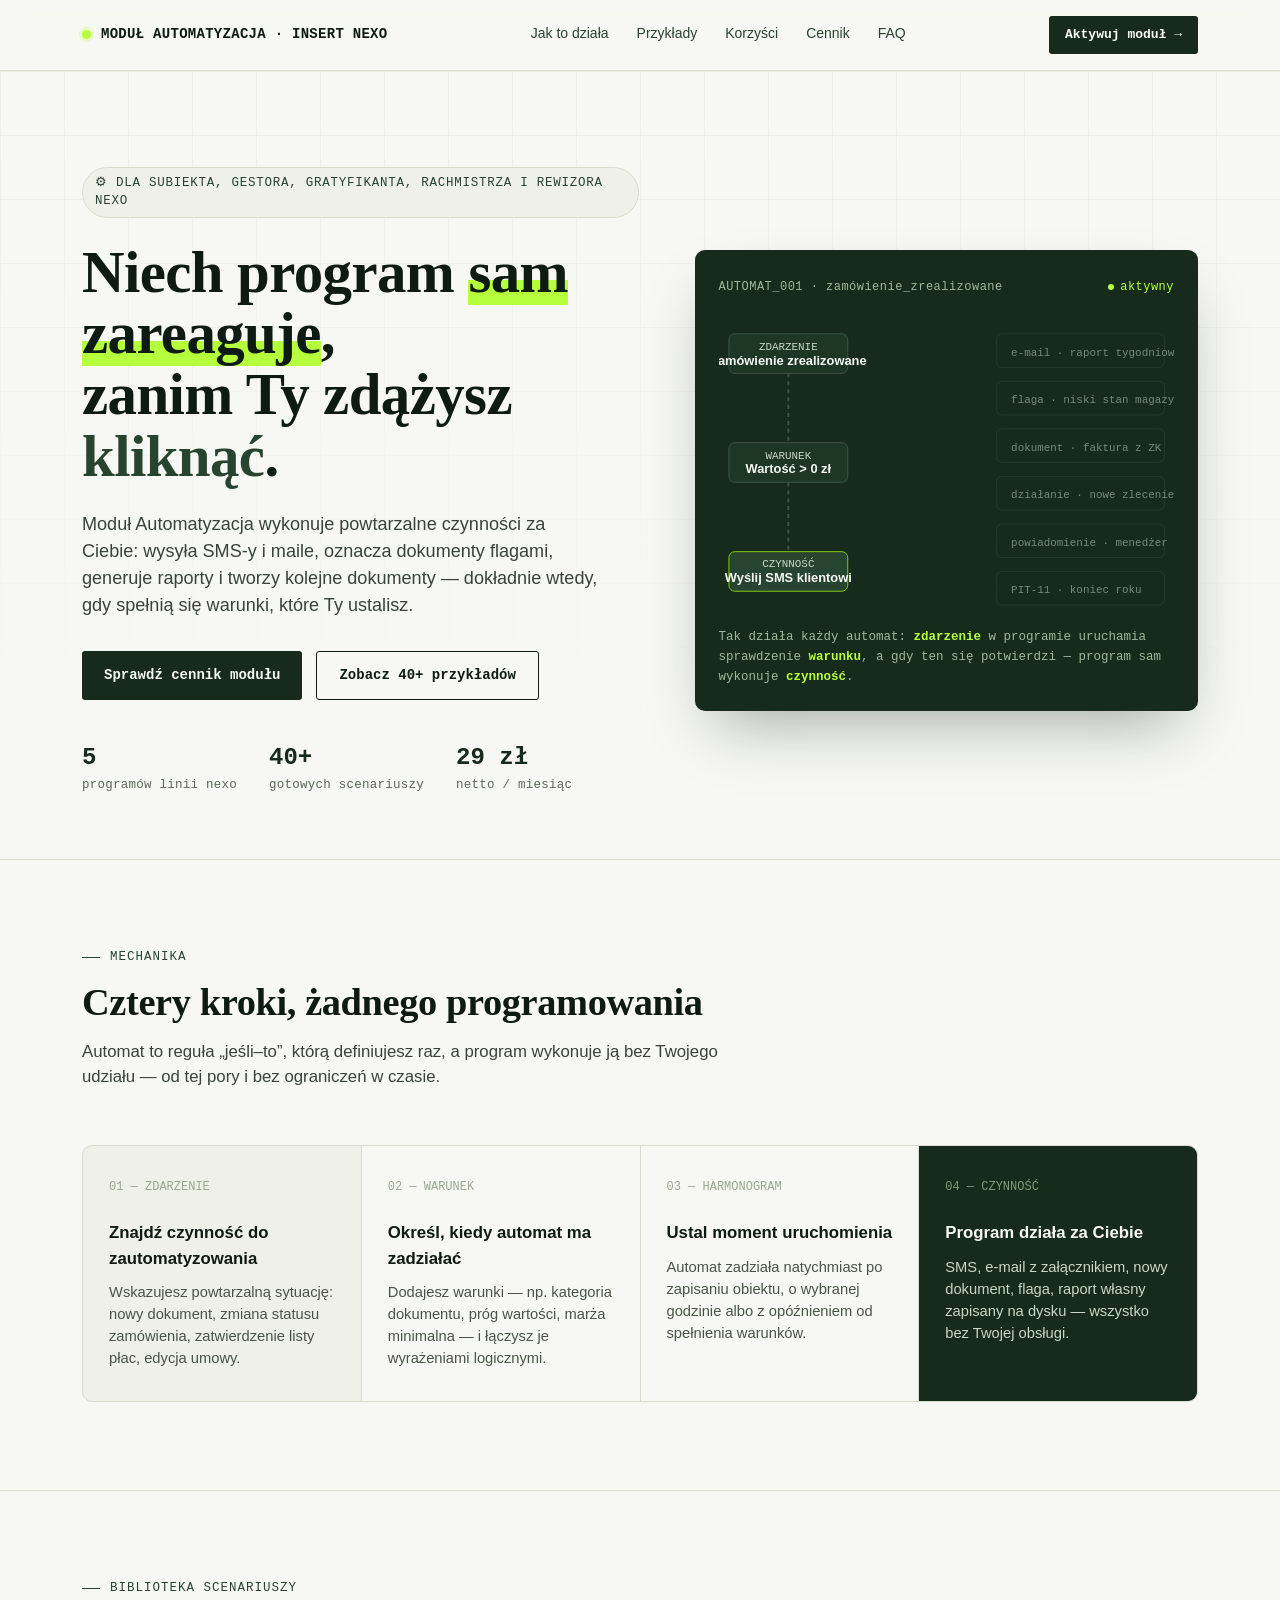
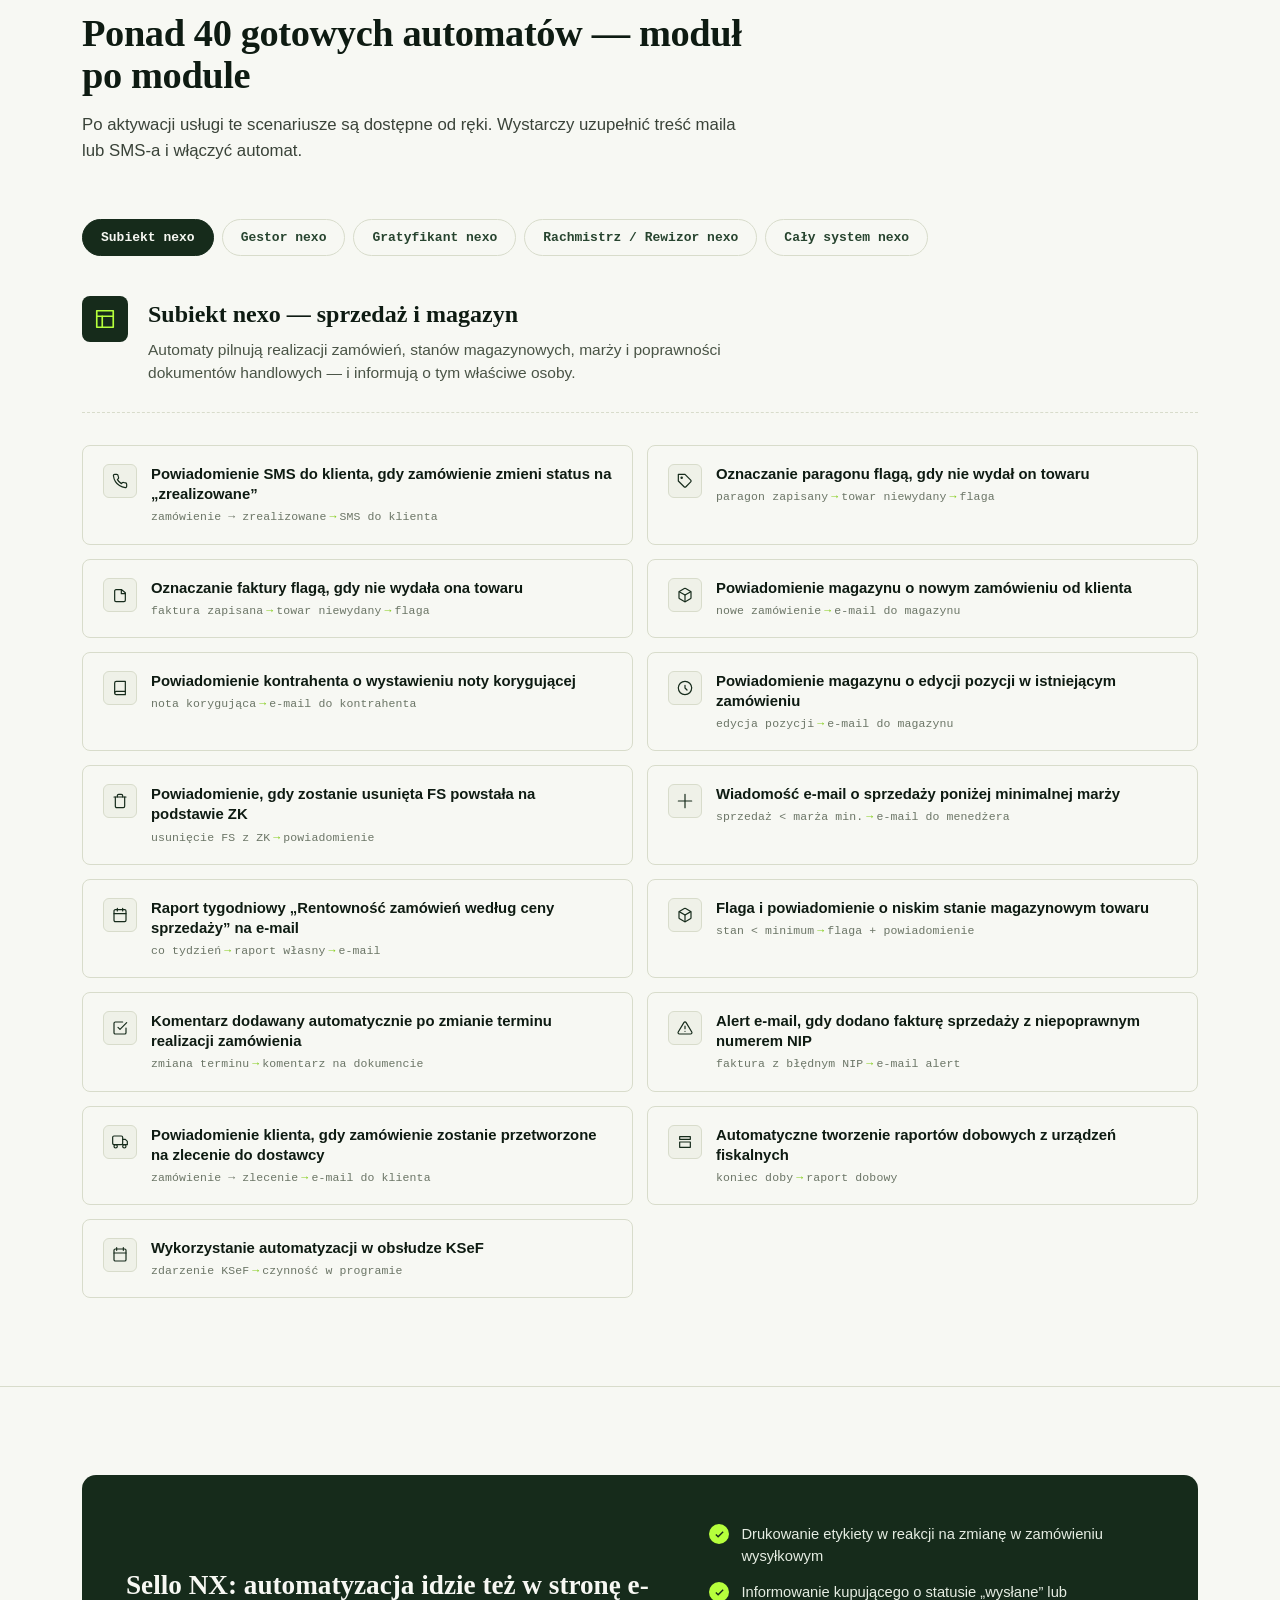
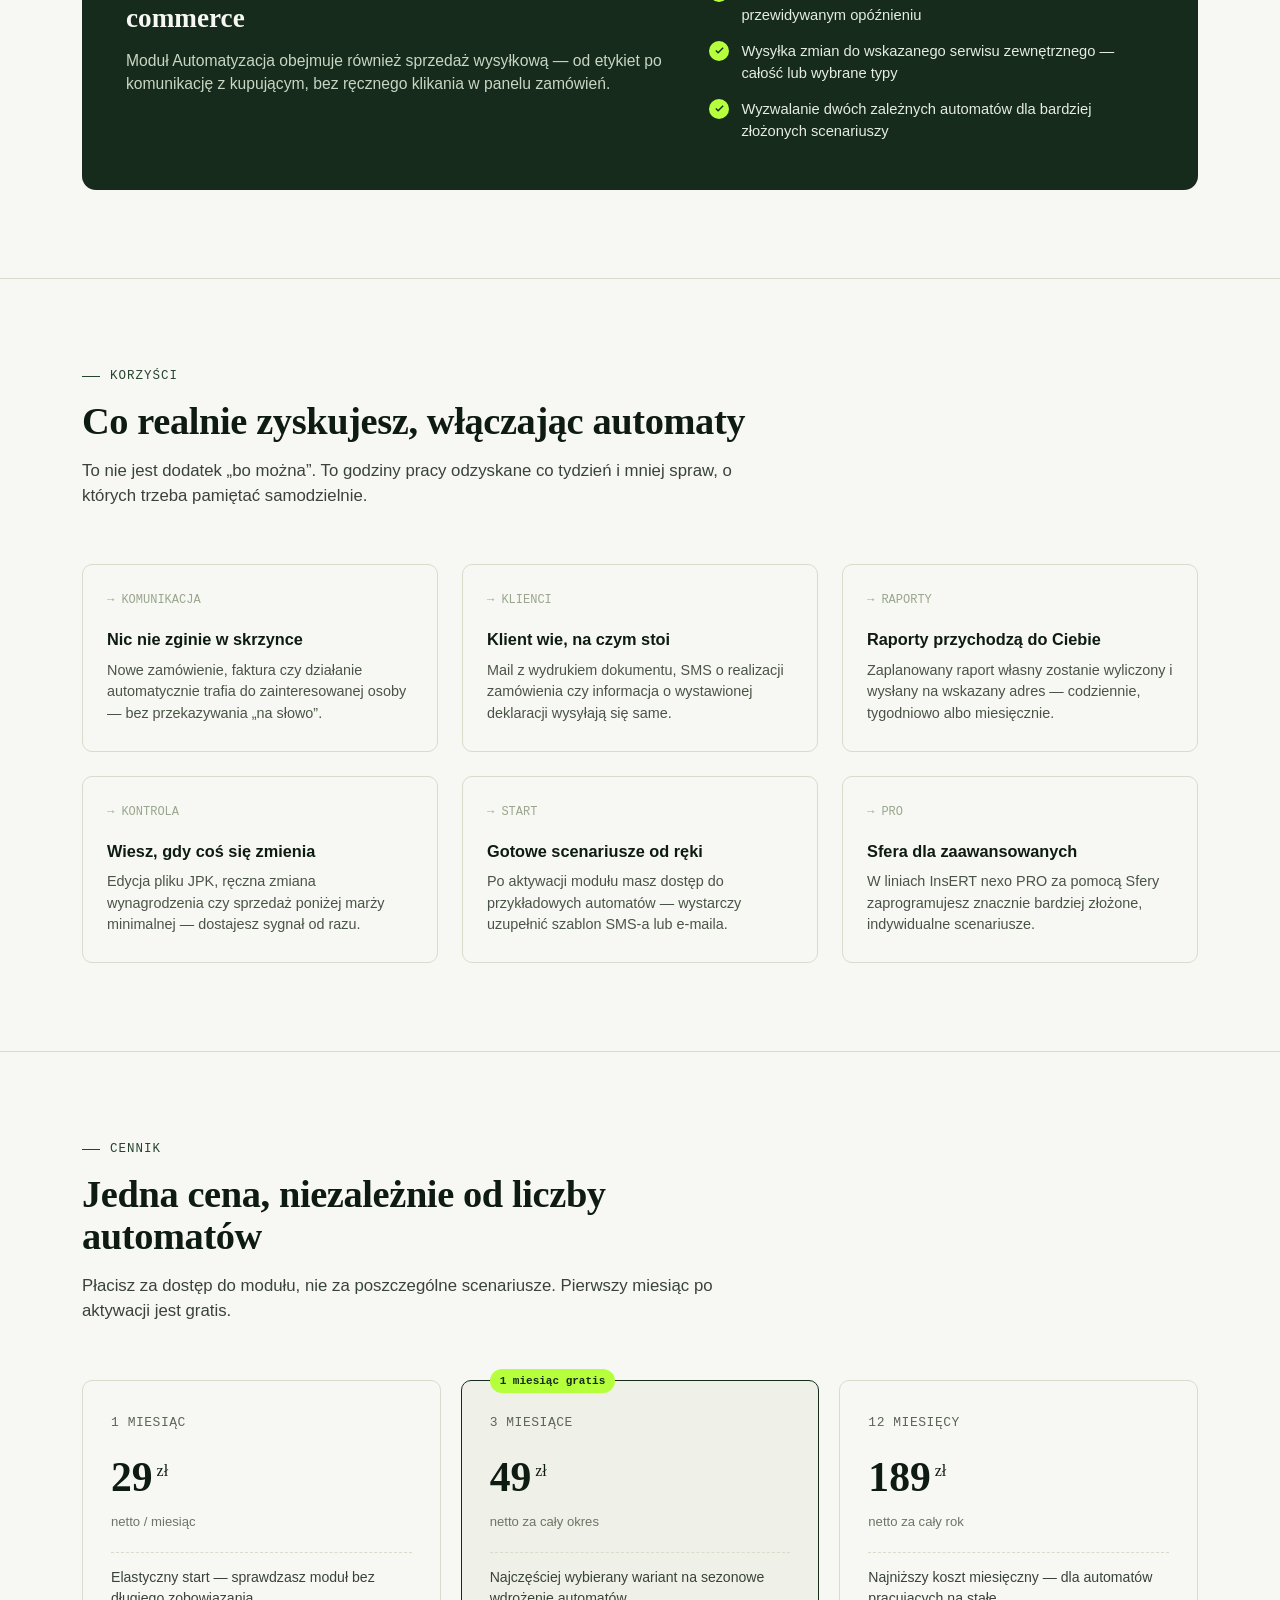
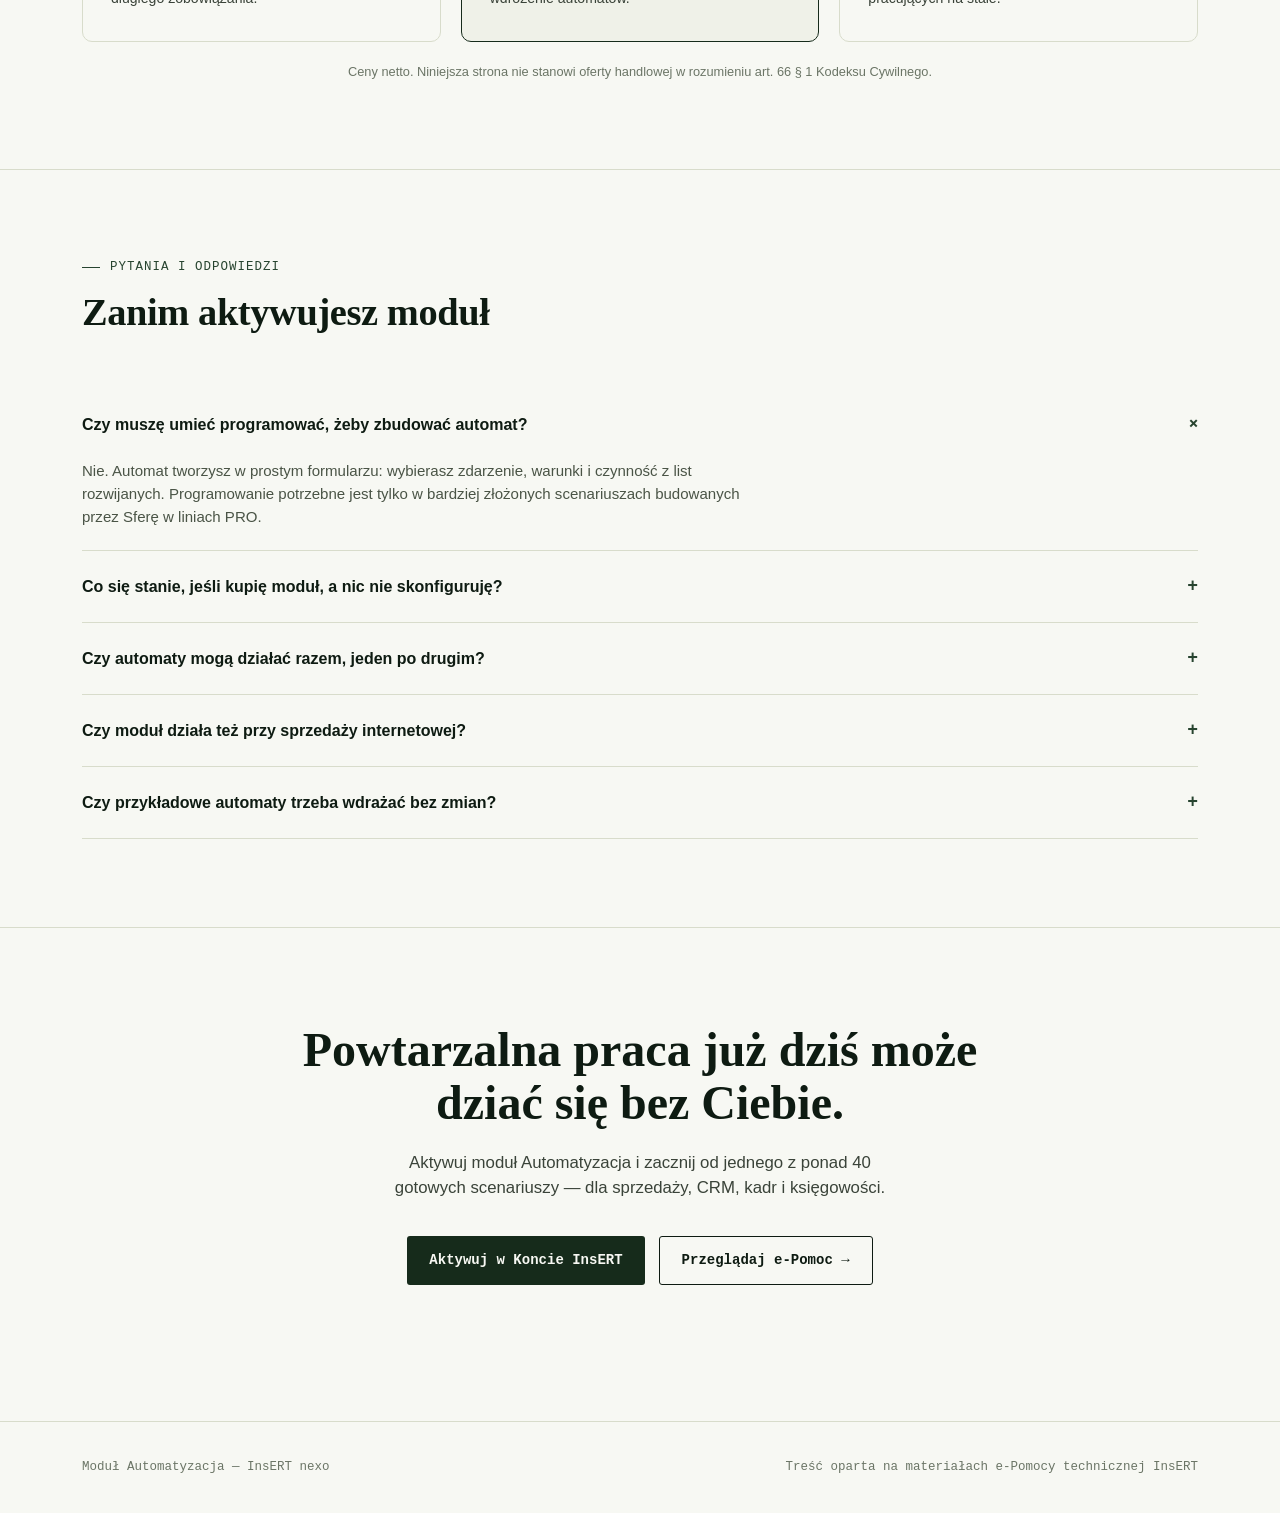
<file: automat.html>
<!DOCTYPE html>
<html lang="pl">
<head>
<meta charset="UTF-8">
<meta name="viewport" content="width=device-width, initial-scale=1.0">
<title>Automatyzacja InsERT nexo — niech program pracuje za Ciebie</title>
<style>
:root{
  --ink:#0E1B12;
  --paper:#F7F8F3;
  --paper-dim:#EFF1E8;
  --line:#D8DCCB;
  --moss:#27442F;
  --moss-deep:#162B1B;
  --signal:#B6FF3C;
  --signal-deep:#7FCB12;
  --amber:#FF9C3C;
  --wire:#9AA68E;
  --mono: 'IBM Plex Mono', 'JetBrains Mono', monospace;
  --serif: 'Fraunces', 'Iowan Old Style', Georgia, serif;
  --sans: 'Inter', -apple-system, 'Segoe UI', sans-serif;
}

@import url('https://fonts.googleapis.com/css2?family=Fraunces:opsz,wght@9..144,400;9..144,500;9..144,600;9..144,700&family=Inter:wght@400;500;600;700&family=IBM+Plex+Mono:wght@400;500;600&display=swap');

*{margin:0;padding:0;box-sizing:border-box;}

html{scroll-behavior:smooth;}

body{
  background:var(--paper);
  color:var(--ink);
  font-family:var(--sans);
  line-height:1.5;
  overflow-x:hidden;
}

::selection{background:var(--signal);color:var(--moss-deep);}

a{color:inherit;}

.wrap{
  max-width:1180px;
  margin:0 auto;
  padding:0 32px;
}

/* ===================== TOPBAR ===================== */

.topbar{
  position:sticky;
  top:0;
  z-index:50;
  background:rgba(247,248,243,0.88);
  backdrop-filter:blur(10px);
  border-bottom:1px solid var(--line);
}

.topbar-inner{
  max-width:1180px;
  margin:0 auto;
  padding:16px 32px;
  display:flex;
  align-items:center;
  justify-content:space-between;
  gap:24px;
}

.brand{
  display:flex;
  align-items:center;
  gap:10px;
  font-family:var(--mono);
  font-weight:600;
  font-size:14px;
  letter-spacing:0.02em;
  white-space:nowrap;
}

.brand-dot{
  width:9px;height:9px;border-radius:50%;
  background:var(--signal);
  box-shadow:0 0 0 3px rgba(182,255,60,0.25);
  animation:pulse 2.4s ease-in-out infinite;
}

@keyframes pulse{
  0%,100%{box-shadow:0 0 0 3px rgba(182,255,60,0.25);}
  50%{box-shadow:0 0 0 7px rgba(182,255,60,0.12);}
}

.nav{
  display:flex;
  gap:28px;
  font-size:14px;
  font-weight:500;
}

.nav a{
  text-decoration:none;
  color:var(--moss);
  position:relative;
  padding-bottom:2px;
}
.nav a:hover{color:var(--ink);}

.topbar-cta{
  font-family:var(--mono);
  font-size:13px;
  font-weight:600;
  background:var(--moss-deep);
  color:var(--paper);
  padding:9px 16px;
  border-radius:3px;
  text-decoration:none;
  white-space:nowrap;
}

@media (max-width:780px){
  .nav{display:none;}
}

/* ===================== HERO ===================== */

.hero{
  position:relative;
  padding:96px 0 64px;
  border-bottom:1px solid var(--line);
  overflow:hidden;
}

.hero-grid{
  position:absolute;
  inset:0;
  background-image:
    linear-gradient(var(--line) 1px, transparent 1px),
    linear-gradient(90deg, var(--line) 1px, transparent 1px);
  background-size:64px 64px;
  opacity:0.35;
  mask-image:linear-gradient(to bottom, black, transparent 85%);
}

.hero-inner{
  position:relative;
  display:grid;
  grid-template-columns:1.05fr 0.95fr;
  gap:56px;
  align-items:center;
}

@media (max-width:920px){
  .hero-inner{grid-template-columns:1fr;}
}

.eyebrow{
  display:inline-flex;
  align-items:center;
  gap:8px;
  font-family:var(--mono);
  font-size:12.5px;
  letter-spacing:0.06em;
  text-transform:uppercase;
  color:var(--moss);
  background:var(--paper-dim);
  border:1px solid var(--line);
  padding:6px 12px;
  border-radius:100px;
  margin-bottom:24px;
}

.hero h1{
  font-family:var(--serif);
  font-weight:600;
  font-size:clamp(2.4rem, 4.6vw, 3.8rem);
  line-height:1.04;
  letter-spacing:-0.01em;
  margin-bottom:24px;
}

.hero h1 em{
  font-style:normal;
  color:var(--moss);
  position:relative;
  white-space:nowrap;
}
.hero h1 .hl{
  background:linear-gradient(180deg, transparent 62%, var(--signal) 62%);
}

.hero p.lead{
  font-size:1.13rem;
  color:#3A4339;
  max-width:520px;
  margin-bottom:32px;
}

.hero-ctas{
  display:flex;
  gap:14px;
  flex-wrap:wrap;
  margin-bottom:40px;
}

.btn{
  font-family:var(--mono);
  font-weight:600;
  font-size:14px;
  padding:13px 22px;
  border-radius:3px;
  text-decoration:none;
  display:inline-flex;
  align-items:center;
  gap:8px;
  transition:transform 0.15s ease;
}
.btn:hover{transform:translateY(-1px);}
.btn-primary{
  background:var(--moss-deep);
  color:var(--paper);
}
.btn-ghost{
  background:transparent;
  color:var(--ink);
  border:1px solid var(--ink);
}

.hero-stats{
  display:flex;
  gap:32px;
  flex-wrap:wrap;
}
.stat{
  font-family:var(--mono);
}
.stat-num{
  font-size:1.5rem;
  font-weight:600;
  color:var(--moss-deep);
}
.stat-label{
  font-size:12.5px;
  color:#5C6657;
  letter-spacing:0.02em;
}

/* ----- hero diagram (signature element) ----- */

.diagram-card{
  position:relative;
  background:var(--moss-deep);
  border-radius:10px;
  padding:28px 24px 24px;
  color:var(--paper);
  box-shadow:0 30px 60px -20px rgba(14,27,18,0.35);
}

.diagram-head{
  display:flex;
  justify-content:space-between;
  align-items:center;
  margin-bottom:18px;
  font-family:var(--mono);
  font-size:12px;
  color:#9FB89A;
  letter-spacing:0.04em;
}

.diagram-head .live{
  display:flex;
  align-items:center;
  gap:6px;
  color:var(--signal);
}
.diagram-head .live::before{
  content:'';
  width:6px;height:6px;border-radius:50%;
  background:var(--signal);
  animation:pulse 1.8s ease-in-out infinite;
}

svg.flow{width:100%;height:auto;display:block;}

.flow-node-label{
  font-family:var(--mono);
  font-size:11px;
  fill:#C9D6C4;
}
.flow-node-title{
  font-family:var(--sans);
  font-size:13px;
  font-weight:600;
  fill:var(--paper);
}

.diagram-caption{
  margin-top:16px;
  font-size:12.5px;
  color:#9FB89A;
  font-family:var(--mono);
  line-height:1.6;
}
.diagram-caption b{color:var(--signal);}

/* ===================== SECTION GENERIC ===================== */

section{
  padding:88px 0;
}
.section-border{
  border-bottom:1px solid var(--line);
}

.section-head{
  max-width:680px;
  margin-bottom:56px;
}

.section-kicker{
  font-family:var(--mono);
  font-size:12.5px;
  letter-spacing:0.08em;
  text-transform:uppercase;
  color:var(--moss);
  margin-bottom:14px;
  display:flex;
  align-items:center;
  gap:10px;
}
.section-kicker::before{
  content:'';
  width:18px;height:1px;
  background:var(--moss);
}

.section-head h2{
  font-family:var(--serif);
  font-weight:600;
  font-size:clamp(1.9rem, 3vw, 2.6rem);
  line-height:1.1;
  margin-bottom:16px;
  letter-spacing:-0.01em;
}

.section-head p{
  color:#3A4339;
  font-size:1.05rem;
}

/* ===================== HOW IT WORKS ===================== */

.how-grid{
  display:grid;
  grid-template-columns:repeat(4, 1fr);
  gap:1px;
  background:var(--line);
  border:1px solid var(--line);
  border-radius:10px;
  overflow:hidden;
}

@media (max-width:900px){
  .how-grid{grid-template-columns:repeat(2,1fr);}
}
@media (max-width:560px){
  .how-grid{grid-template-columns:1fr;}
}

.how-step{
  background:var(--paper);
  padding:32px 26px;
  position:relative;
}

.how-step .step-no{
  font-family:var(--mono);
  font-size:12px;
  color:var(--wire);
  margin-bottom:24px;
  display:block;
}

.how-step h3{
  font-family:var(--sans);
  font-size:1.05rem;
  font-weight:700;
  margin-bottom:10px;
}
.how-step p{
  font-size:0.92rem;
  color:#4A5446;
}

.how-step.is-trigger{background:var(--paper-dim);}
.how-step.is-action{
  background:var(--moss-deep);
  color:var(--paper);
}
.how-step.is-action .step-no{color:#7E9A78;}
.how-step.is-action p{color:#C9D6C4;}

/* ===================== MODULE CARDS / EXAMPLES ===================== */

.module-tabs{
  display:flex;
  gap:8px;
  flex-wrap:wrap;
  margin-bottom:40px;
}

.tab-btn{
  font-family:var(--mono);
  font-size:13px;
  font-weight:600;
  padding:10px 18px;
  border-radius:100px;
  border:1px solid var(--line);
  background:var(--paper);
  color:var(--moss);
  cursor:pointer;
  transition:all .15s ease;
}
.tab-btn:hover{border-color:var(--moss);}
.tab-btn.active{
  background:var(--moss-deep);
  color:var(--paper);
  border-color:var(--moss-deep);
}

.module-panels{position:relative;}
.module-panel{display:none;}
.module-panel.active{display:block; animation:fadein .25s ease;}

@keyframes fadein{from{opacity:0;transform:translateY(4px);}to{opacity:1;transform:translateY(0);}}

.module-intro{
  display:flex;
  gap:20px;
  align-items:flex-start;
  margin-bottom:32px;
  padding-bottom:28px;
  border-bottom:1px dashed var(--line);
}
.module-icon{
  width:46px;height:46px;
  flex-shrink:0;
  border-radius:8px;
  background:var(--moss-deep);
  display:flex;
  align-items:center;
  justify-content:center;
}
.module-icon svg{width:22px;height:22px;stroke:var(--signal);}

.module-intro h3{
  font-family:var(--serif);
  font-size:1.5rem;
  font-weight:600;
  margin-bottom:6px;
}
.module-intro p{
  color:#4A5446;
  font-size:0.97rem;
  max-width:600px;
}

.example-grid{
  display:grid;
  grid-template-columns:repeat(2, 1fr);
  gap:14px;
}
@media (max-width:760px){
  .example-grid{grid-template-columns:1fr;}
}

.example-card{
  border:1px solid var(--line);
  border-radius:8px;
  padding:18px 20px;
  background:var(--paper);
  display:flex;
  gap:14px;
  transition:border-color .15s ease, box-shadow .15s ease;
}
.example-card:hover{
  border-color:var(--moss);
  box-shadow:0 6px 18px -8px rgba(14,27,18,0.18);
}

.example-tag{
  flex-shrink:0;
  width:34px;height:34px;
  border-radius:6px;
  display:flex;
  align-items:center;
  justify-content:center;
  background:var(--paper-dim);
  border:1px solid var(--line);
}
.example-tag svg{width:16px;height:16px;stroke:var(--moss-deep);}

.example-body p.ex-title{
  font-weight:600;
  font-size:0.93rem;
  margin-bottom:4px;
  line-height:1.35;
}
.example-body p.ex-flow{
  font-family:var(--mono);
  font-size:11.5px;
  color:#6B7566;
  letter-spacing:0.01em;
}
.example-body p.ex-flow .arrow{color:var(--signal-deep); padding:0 3px;}

/* ===================== USE-CASE BANNER ===================== */

.banner{
  background:var(--moss-deep);
  color:var(--paper);
  border-radius:14px;
  padding:48px 44px;
  display:grid;
  grid-template-columns:1.1fr 0.9fr;
  gap:40px;
  align-items:center;
}
@media (max-width:860px){
  .banner{grid-template-columns:1fr; padding:36px 26px;}
}

.banner h3{
  font-family:var(--serif);
  font-size:1.7rem;
  font-weight:600;
  margin-bottom:14px;
  line-height:1.2;
}
.banner p{
  color:#C9D6C4;
  font-size:0.98rem;
}

.banner-list{
  display:flex;
  flex-direction:column;
  gap:14px;
}
.banner-item{
  display:flex;
  gap:12px;
  align-items:flex-start;
  font-size:0.92rem;
  color:#E5ECE2;
}
.banner-item .chk{
  flex-shrink:0;
  width:20px;height:20px;
  border-radius:50%;
  background:var(--signal);
  display:flex;
  align-items:center;
  justify-content:center;
  margin-top:1px;
}
.banner-item .chk svg{width:11px;height:11px;stroke:var(--moss-deep);stroke-width:3;}

/* ===================== TIMELINE / WHAT YOU CAN DO ===================== */

.benefits{
  display:grid;
  grid-template-columns:repeat(3,1fr);
  gap:24px;
}
@media (max-width:860px){
  .benefits{grid-template-columns:repeat(2,1fr);}
}
@media (max-width:560px){
  .benefits{grid-template-columns:1fr;}
}

.benefit-card{
  border:1px solid var(--line);
  border-radius:10px;
  padding:26px 24px;
  background:var(--paper);
}
.benefit-num{
  font-family:var(--mono);
  font-size:12px;
  color:var(--wire);
  display:block;
  margin-bottom:18px;
}
.benefit-card h4{
  font-size:1.02rem;
  font-weight:700;
  margin-bottom:8px;
}
.benefit-card p{
  font-size:0.9rem;
  color:#4A5446;
}

/* ===================== PRICING ===================== */

.pricing-grid{
  display:grid;
  grid-template-columns:repeat(3,1fr);
  gap:20px;
}
@media (max-width:860px){
  .pricing-grid{grid-template-columns:1fr;}
}

.price-card{
  border:1px solid var(--line);
  border-radius:10px;
  padding:32px 28px;
  background:var(--paper);
  position:relative;
}
.price-card.featured{
  border-color:var(--moss-deep);
  background:var(--paper-dim);
}
.price-card.featured::before{
  content:'1 miesiąc gratis';
  position:absolute;
  top:-12px;
  left:28px;
  background:var(--signal);
  color:var(--moss-deep);
  font-family:var(--mono);
  font-size:11px;
  font-weight:700;
  padding:4px 10px;
  border-radius:100px;
}
.price-period{
  font-family:var(--mono);
  font-size:13px;
  color:#5C6657;
  text-transform:uppercase;
  letter-spacing:0.04em;
  margin-bottom:14px;
}
.price-amount{
  font-family:var(--serif);
  font-size:2.6rem;
  font-weight:600;
  margin-bottom:4px;
}
.price-amount sup{font-size:1rem; font-weight:500;}
.price-note{
  font-size:0.82rem;
  color:#6B7566;
  margin-bottom:20px;
}
.price-feature{
  font-size:0.88rem;
  color:#3A4339;
  padding-top:14px;
  border-top:1px dashed var(--line);
}

.price-fineprint{
  font-size:0.8rem;
  color:#6B7566;
  margin-top:20px;
  text-align:center;
}

/* ===================== FAQ ===================== */

.faq-item{
  border-bottom:1px solid var(--line);
}
.faq-q{
  padding:22px 0;
  display:flex;
  justify-content:space-between;
  align-items:center;
  cursor:pointer;
  font-weight:600;
  font-size:1rem;
}
.faq-q .plus{
  font-family:var(--mono);
  font-size:18px;
  color:var(--moss);
  transition:transform .2s ease;
  flex-shrink:0;
  margin-left:20px;
}
.faq-item.open .faq-q .plus{transform:rotate(45deg);}
.faq-a{
  max-height:0;
  overflow:hidden;
  transition:max-height .25s ease;
  color:#4A5446;
  font-size:0.94rem;
}
.faq-item.open .faq-a{max-height:220px;}
.faq-a-inner{padding-bottom:22px; max-width:680px;}

/* ===================== FINAL CTA ===================== */

.final-cta{
  text-align:center;
  padding:96px 0;
}
.final-cta h2{
  font-family:var(--serif);
  font-size:clamp(2rem,4vw,3rem);
  font-weight:600;
  max-width:700px;
  margin:0 auto 20px;
  line-height:1.1;
}
.final-cta p{
  color:#3A4339;
  max-width:520px;
  margin:0 auto 36px;
  font-size:1.05rem;
}
.final-cta .hero-ctas{justify-content:center;}

/* ===================== FOOTER ===================== */

footer{
  border-top:1px solid var(--line);
  padding:36px 0;
  font-family:var(--mono);
  font-size:12.5px;
  color:#6B7566;
  display:flex;
  justify-content:space-between;
  flex-wrap:wrap;
  gap:12px;
}
footer a{text-decoration:none;color:#6B7566;}
footer a:hover{color:var(--moss-deep);}

/* ===================== UTILS ===================== */

.reveal{
  opacity:0;
  transform:translateY(16px);
  transition:opacity .6s ease, transform .6s ease;
}
.reveal.in{opacity:1;transform:translateY(0);}

@media (prefers-reduced-motion: reduce){
  *{animation:none !important; transition:none !important;}
}
</style>
</head>
<body>

<div class="topbar">
  <div class="topbar-inner">
    <div class="brand"><span class="brand-dot"></span>MODUŁ AUTOMATYZACJA · INSERT NEXO</div>
    <nav class="nav">
      <a href="#jak-to-dziala">Jak to działa</a>
      <a href="#przykady">Przykłady</a>
      <a href="#korzysci">Korzyści</a>
      <a href="#cennik">Cennik</a>
      <a href="#faq">FAQ</a>
    </nav>
    <a class="topbar-cta" href="#cennik">Aktywuj moduł →</a>
  </div>
</div>

<header class="hero">
  <div class="hero-grid"></div>
  <div class="wrap hero-inner">
    <div>
      <div class="eyebrow">⚙ Dla Subiekta, Gestora, Gratyfikanta, Rachmistrza i Rewizora nexo</div>
      <h1>Niech program <span class="hl">sam zareaguje</span>,<br>zanim Ty zdążysz <em>kliknąć</em>.</h1>
      <p class="lead">Moduł Automatyzacja wykonuje powtarzalne czynności za Ciebie: wysyła SMS-y i maile, oznacza dokumenty flagami, generuje raporty i tworzy kolejne dokumenty — dokładnie wtedy, gdy spełnią się warunki, które Ty ustalisz.</p>
      <div class="hero-ctas">
        <a class="btn btn-primary" href="#cennik">Sprawdź cennik modułu</a>
        <a class="btn btn-ghost" href="#przykady">Zobacz 40+ przykładów</a>
      </div>
      <div class="hero-stats">
        <div class="stat"><div class="stat-num">5</div><div class="stat-label">programów linii nexo</div></div>
        <div class="stat"><div class="stat-num">40+</div><div class="stat-label">gotowych scenariuszy</div></div>
        <div class="stat"><div class="stat-num">29 zł</div><div class="stat-label">netto / miesiąc</div></div>
      </div>
    </div>

    <div class="diagram-card">
      <div class="diagram-head">
        <span>AUTOMAT_001 · zamówienie_zrealizowane</span>
        <span class="live">aktywny</span>
      </div>
      <svg class="flow" viewBox="0 0 460 300" id="flow-svg">
        <!-- connecting wires -->
        <path d="M 70 60 L 70 130" stroke="#3C5444" stroke-width="2" fill="none" stroke-dasharray="4 4"/>
        <path d="M 70 170 L 70 240" stroke="#3C5444" stroke-width="2" fill="none" stroke-dasharray="4 4"/>
        <path id="wire1" d="M 70 60 L 70 130" stroke="var(--signal)" stroke-width="2" fill="none" stroke-dasharray="6 6" stroke-dashoffset="0" opacity="0"/>
        <path id="wire2" d="M 70 170 L 70 240" stroke="var(--signal)" stroke-width="2" fill="none" stroke-dasharray="6 6" stroke-dashoffset="0" opacity="0"/>

        <!-- node 1: trigger -->
        <rect x="10" y="20" width="120" height="40" rx="6" fill="#1E3725" stroke="#3C5444"/>
        <text x="70" y="36" text-anchor="middle" class="flow-node-label">ZDARZENIE</text>
        <text x="70" y="51" text-anchor="middle" class="flow-node-title">Zamówienie zrealizowane</text>

        <!-- node 2: condition -->
        <rect x="10" y="130" width="120" height="40" rx="6" fill="#1E3725" stroke="#3C5444"/>
        <text x="70" y="146" text-anchor="middle" class="flow-node-label">WARUNEK</text>
        <text x="70" y="161" text-anchor="middle" class="flow-node-title">Wartość &gt; 0 zł</text>

        <!-- node 3: action -->
        <rect x="10" y="240" width="120" height="40" rx="6" fill="#274430" stroke="var(--signal-deep)"/>
        <text x="70" y="256" text-anchor="middle" class="flow-node-label" fill="#9FE860">CZYNNOŚĆ</text>
        <text x="70" y="271" text-anchor="middle" class="flow-node-title">Wyślij SMS klientowi</text>

        <!-- right column: more examples, decorative -->
        <g opacity="0.55">
          <rect x="280" y="20" width="170" height="34" rx="6" fill="none" stroke="#2E4A37"/>
          <text x="295" y="42" class="flow-node-label" font-size="10.5">e-mail · raport tygodniowy</text>

          <rect x="280" y="68" width="170" height="34" rx="6" fill="none" stroke="#2E4A37"/>
          <text x="295" y="90" class="flow-node-label" font-size="10.5">flaga · niski stan magazynu</text>

          <rect x="280" y="116" width="170" height="34" rx="6" fill="none" stroke="#2E4A37"/>
          <text x="295" y="138" class="flow-node-label" font-size="10.5">dokument · faktura z ZK</text>

          <rect x="280" y="164" width="170" height="34" rx="6" fill="none" stroke="#2E4A37"/>
          <text x="295" y="186" class="flow-node-label" font-size="10.5">działanie · nowe zlecenie</text>

          <rect x="280" y="212" width="170" height="34" rx="6" fill="none" stroke="#2E4A37"/>
          <text x="295" y="234" class="flow-node-label" font-size="10.5">powiadomienie · menedżer</text>

          <rect x="280" y="260" width="170" height="34" rx="6" fill="none" stroke="#2E4A37"/>
          <text x="295" y="282" class="flow-node-label" font-size="10.5">PIT-11 · koniec roku</text>
        </g>
      </svg>
      <div class="diagram-caption">Tak działa każdy automat: <b>zdarzenie</b> w programie uruchamia sprawdzenie <b>warunku</b>, a gdy ten się potwierdzi — program sam wykonuje <b>czynność</b>.</div>
    </div>
  </div>
</header>

<section id="jak-to-dziala" class="section-border">
  <div class="wrap">
    <div class="section-head">
      <div class="section-kicker">Mechanika</div>
      <h2>Cztery kroki, żadnego programowania</h2>
      <p>Automat to reguła „jeśli–to”, którą definiujesz raz, a program wykonuje ją bez Twojego udziału — od tej pory i bez ograniczeń w czasie.</p>
    </div>

    <div class="how-grid">
      <div class="how-step is-trigger">
        <span class="step-no">01 — ZDARZENIE</span>
        <h3>Znajdź czynność do zautomatyzowania</h3>
        <p>Wskazujesz powtarzalną sytuację: nowy dokument, zmiana statusu zamówienia, zatwierdzenie listy płac, edycja umowy.</p>
      </div>
      <div class="how-step">
        <span class="step-no">02 — WARUNEK</span>
        <h3>Określ, kiedy automat ma zadziałać</h3>
        <p>Dodajesz warunki — np. kategoria dokumentu, próg wartości, marża minimalna — i łączysz je wyrażeniami logicznymi.</p>
      </div>
      <div class="how-step">
        <span class="step-no">03 — HARMONOGRAM</span>
        <h3>Ustal moment uruchomienia</h3>
        <p>Automat zadziała natychmiast po zapisaniu obiektu, o wybranej godzinie albo z opóźnieniem od spełnienia warunków.</p>
      </div>
      <div class="how-step is-action">
        <span class="step-no">04 — CZYNNOŚĆ</span>
        <h3>Program działa za Ciebie</h3>
        <p>SMS, e-mail z załącznikiem, nowy dokument, flaga, raport własny zapisany na dysku — wszystko bez Twojej obsługi.</p>
      </div>
    </div>
  </div>
</section>

<section id="przykady" class="section-border">
  <div class="wrap">
    <div class="section-head">
      <div class="section-kicker">Biblioteka scenariuszy</div>
      <h2>Ponad 40 gotowych automatów — moduł po module</h2>
      <p>Po aktywacji usługi te scenariusze są dostępne od ręki. Wystarczy uzupełnić treść maila lub SMS-a i włączyć automat.</p>
    </div>

    <div class="module-tabs" id="moduleTabs">
      <button class="tab-btn active" data-target="panel-subiekt">Subiekt nexo</button>
      <button class="tab-btn" data-target="panel-gestor">Gestor nexo</button>
      <button class="tab-btn" data-target="panel-gratyfikant">Gratyfikant nexo</button>
      <button class="tab-btn" data-target="panel-rewizor">Rachmistrz / Rewizor nexo</button>
      <button class="tab-btn" data-target="panel-nexo">Cały system nexo</button>
    </div>

    <div class="module-panels">

      <!-- SUBIEKT -->
      <div class="module-panel active" id="panel-subiekt">
        <div class="module-intro">
          <div class="module-icon">
            <svg viewBox="0 0 24 24" fill="none" stroke-width="1.8" stroke-linecap="round" stroke-linejoin="round"><path d="M3 3h18v18H3z"/><path d="M3 9h18"/><path d="M9 21V9"/></svg>
          </div>
          <div>
            <h3>Subiekt nexo — sprzedaż i magazyn</h3>
            <p>Automaty pilnują realizacji zamówień, stanów magazynowych, marży i poprawności dokumentów handlowych — i informują o tym właściwe osoby.</p>
          </div>
        </div>
        <div class="example-grid">

          <div class="example-card">
            <div class="example-tag"><svg viewBox="0 0 24 24" fill="none" stroke-width="1.8" stroke-linecap="round" stroke-linejoin="round"><path d="M22 16.92v3a2 2 0 0 1-2.18 2 19.79 19.79 0 0 1-8.63-3.07 19.5 19.5 0 0 1-6-6 19.79 19.79 0 0 1-3.07-8.67A2 2 0 0 1 4.11 2h3a2 2 0 0 1 2 1.72c.127.96.361 1.903.7 2.81a2 2 0 0 1-.45 2.11L8.09 9.91a16 16 0 0 0 6 6l1.27-1.27a2 2 0 0 1 2.11-.45c.907.339 1.85.573 2.81.7A2 2 0 0 1 22 16.92z"/></svg></div>
            <div class="example-body">
              <p class="ex-title">Powiadomienie SMS do klienta, gdy zamówienie zmieni status na „zrealizowane”</p>
              <p class="ex-flow">zamówienie → zrealizowane<span class="arrow">→</span>SMS do klienta</p>
            </div>
          </div>

          <div class="example-card">
            <div class="example-tag"><svg viewBox="0 0 24 24" fill="none" stroke-width="1.8" stroke-linecap="round" stroke-linejoin="round"><path d="M20.59 13.41 13.42 20.58a2 2 0 0 1-2.83 0L2 12V2h10l8.59 8.59a2 2 0 0 1 0 2.82z"/><circle cx="7" cy="7" r="1"/></svg></div>
            <div class="example-body">
              <p class="ex-title">Oznaczanie paragonu flagą, gdy nie wydał on towaru</p>
              <p class="ex-flow">paragon zapisany<span class="arrow">→</span>towar niewydany<span class="arrow">→</span>flaga</p>
            </div>
          </div>

          <div class="example-card">
            <div class="example-tag"><svg viewBox="0 0 24 24" fill="none" stroke-width="1.8" stroke-linecap="round" stroke-linejoin="round"><path d="M14.5 4H6a2 2 0 0 0-2 2v14a2 2 0 0 0 2 2h12a2 2 0 0 0 2-2V8.5z"/><path d="M14 4v6h6"/></svg></div>
            <div class="example-body">
              <p class="ex-title">Oznaczanie faktury flagą, gdy nie wydała ona towaru</p>
              <p class="ex-flow">faktura zapisana<span class="arrow">→</span>towar niewydany<span class="arrow">→</span>flaga</p>
            </div>
          </div>

          <div class="example-card">
            <div class="example-tag"><svg viewBox="0 0 24 24" fill="none" stroke-width="1.8" stroke-linecap="round" stroke-linejoin="round"><path d="M21 8a2 2 0 0 0-1-1.73l-7-4a2 2 0 0 0-2 0l-7 4A2 2 0 0 0 3 8v8a2 2 0 0 0 1 1.73l7 4a2 2 0 0 0 2 0l7-4A2 2 0 0 0 21 16Z"/><path d="m3.3 7 8.7 5 8.7-5"/><path d="M12 22V12"/></svg></div>
            <div class="example-body">
              <p class="ex-title">Powiadomienie magazynu o nowym zamówieniu od klienta</p>
              <p class="ex-flow">nowe zamówienie<span class="arrow">→</span>e-mail do magazynu</p>
            </div>
          </div>

          <div class="example-card">
            <div class="example-tag"><svg viewBox="0 0 24 24" fill="none" stroke-width="1.8" stroke-linecap="round" stroke-linejoin="round"><path d="M4 19.5A2.5 2.5 0 0 1 6.5 17H20"/><path d="M6.5 2H20v20H6.5A2.5 2.5 0 0 1 4 19.5v-15A2.5 2.5 0 0 1 6.5 2z"/></svg></div>
            <div class="example-body">
              <p class="ex-title">Powiadomienie kontrahenta o wystawieniu noty korygującej</p>
              <p class="ex-flow">nota korygująca<span class="arrow">→</span>e-mail do kontrahenta</p>
            </div>
          </div>

          <div class="example-card">
            <div class="example-tag"><svg viewBox="0 0 24 24" fill="none" stroke-width="1.8" stroke-linecap="round" stroke-linejoin="round"><circle cx="12" cy="12" r="10"/><path d="M12 8v4l3 3"/></svg></div>
            <div class="example-body">
              <p class="ex-title">Powiadomienie magazynu o edycji pozycji w istniejącym zamówieniu</p>
              <p class="ex-flow">edycja pozycji<span class="arrow">→</span>e-mail do magazynu</p>
            </div>
          </div>

          <div class="example-card">
            <div class="example-tag"><svg viewBox="0 0 24 24" fill="none" stroke-width="1.8" stroke-linecap="round" stroke-linejoin="round"><path d="M3 6h18"/><path d="M19 6v14a2 2 0 0 1-2 2H7a2 2 0 0 1-2-2V6"/><path d="M8 6V4a2 2 0 0 1 2-2h4a2 2 0 0 1 2 2v2"/></svg></div>
            <div class="example-body">
              <p class="ex-title">Powiadomienie, gdy zostanie usunięta FS powstała na podstawie ZK</p>
              <p class="ex-flow">usunięcie FS z ZK<span class="arrow">→</span>powiadomienie</p>
            </div>
          </div>

          <div class="example-card">
            <div class="example-tag"><svg viewBox="0 0 24 24" fill="none" stroke-width="1.8" stroke-linecap="round" stroke-linejoin="round"><path d="M12 2v20M2 12h20"/></svg></div>
            <div class="example-body">
              <p class="ex-title">Wiadomość e-mail o sprzedaży poniżej minimalnej marży</p>
              <p class="ex-flow">sprzedaż &lt; marża min.<span class="arrow">→</span>e-mail do menedżera</p>
            </div>
          </div>

          <div class="example-card">
            <div class="example-tag"><svg viewBox="0 0 24 24" fill="none" stroke-width="1.8" stroke-linecap="round" stroke-linejoin="round"><rect x="3" y="4" width="18" height="18" rx="2"/><path d="M16 2v4M8 2v4M3 10h18"/></svg></div>
            <div class="example-body">
              <p class="ex-title">Raport tygodniowy „Rentowność zamówień według ceny sprzedaży” na e-mail</p>
              <p class="ex-flow">co tydzień<span class="arrow">→</span>raport własny<span class="arrow">→</span>e-mail</p>
            </div>
          </div>

          <div class="example-card">
            <div class="example-tag"><svg viewBox="0 0 24 24" fill="none" stroke-width="1.8" stroke-linecap="round" stroke-linejoin="round"><path d="M21 16V8a2 2 0 0 0-1-1.73l-7-4a2 2 0 0 0-2 0l-7 4A2 2 0 0 0 3 8v8a2 2 0 0 0 1 1.73l7 4a2 2 0 0 0 2 0l7-4A2 2 0 0 0 21 16Z"/><path d="M3.27 6.96 12 12.01l8.73-5.05"/><path d="M12 22.08V12"/></svg></div>
            <div class="example-body">
              <p class="ex-title">Flaga i powiadomienie o niskim stanie magazynowym towaru</p>
              <p class="ex-flow">stan &lt; minimum<span class="arrow">→</span>flaga + powiadomienie</p>
            </div>
          </div>

          <div class="example-card">
            <div class="example-tag"><svg viewBox="0 0 24 24" fill="none" stroke-width="1.8" stroke-linecap="round" stroke-linejoin="round"><path d="M9 11l3 3L22 4"/><path d="M21 12v7a2 2 0 0 1-2 2H5a2 2 0 0 1-2-2V5a2 2 0 0 1 2-2h11"/></svg></div>
            <div class="example-body">
              <p class="ex-title">Komentarz dodawany automatycznie po zmianie terminu realizacji zamówienia</p>
              <p class="ex-flow">zmiana terminu<span class="arrow">→</span>komentarz na dokumencie</p>
            </div>
          </div>

          <div class="example-card">
            <div class="example-tag"><svg viewBox="0 0 24 24" fill="none" stroke-width="1.8" stroke-linecap="round" stroke-linejoin="round"><path d="M10.29 3.86 1.82 18a2 2 0 0 0 1.71 3h16.94a2 2 0 0 0 1.71-3L13.71 3.86a2 2 0 0 0-3.42 0Z"/><path d="M12 9v4M12 17h.01"/></svg></div>
            <div class="example-body">
              <p class="ex-title">Alert e-mail, gdy dodano fakturę sprzedaży z niepoprawnym numerem NIP</p>
              <p class="ex-flow">faktura z błędnym NIP<span class="arrow">→</span>e-mail alert</p>
            </div>
          </div>

          <div class="example-card">
            <div class="example-tag"><svg viewBox="0 0 24 24" fill="none" stroke-width="1.8" stroke-linecap="round" stroke-linejoin="round"><rect x="1" y="3" width="15" height="13" rx="2"/><path d="M16 8h4l3 3v5h-7"/><circle cx="5.5" cy="18.5" r="2.5"/><circle cx="18.5" cy="18.5" r="2.5"/></svg></div>
            <div class="example-body">
              <p class="ex-title">Powiadomienie klienta, gdy zamówienie zostanie przetworzone na zlecenie do dostawcy</p>
              <p class="ex-flow">zamówienie → zlecenie<span class="arrow">→</span>e-mail do klienta</p>
            </div>
          </div>

          <div class="example-card">
            <div class="example-tag"><svg viewBox="0 0 24 24" fill="none" stroke-width="1.8" stroke-linecap="round" stroke-linejoin="round"><path d="M4 4h16v4H4zM4 12h16v8H4z"/></svg></div>
            <div class="example-body">
              <p class="ex-title">Automatyczne tworzenie raportów dobowych z urządzeń fiskalnych</p>
              <p class="ex-flow">koniec doby<span class="arrow">→</span>raport dobowy</p>
            </div>
          </div>

          <div class="example-card">
            <div class="example-tag"><svg viewBox="0 0 24 24" fill="none" stroke-width="1.8" stroke-linecap="round" stroke-linejoin="round"><path d="M17 1v4M7 1v4M3 9h18"/><rect x="3" y="3" width="18" height="18" rx="2"/></svg></div>
            <div class="example-body">
              <p class="ex-title">Wykorzystanie automatyzacji w obsłudze KSeF</p>
              <p class="ex-flow">zdarzenie KSeF<span class="arrow">→</span>czynność w programie</p>
            </div>
          </div>

        </div>
      </div>

      <!-- GESTOR -->
      <div class="module-panel" id="panel-gestor">
        <div class="module-intro">
          <div class="module-icon">
            <svg viewBox="0 0 24 24" fill="none" stroke-width="1.8" stroke-linecap="round" stroke-linejoin="round"><path d="M17 21v-2a4 4 0 0 0-4-4H5a4 4 0 0 0-4 4v2"/><circle cx="9" cy="7" r="4"/><path d="M23 21v-2a4 4 0 0 0-3-3.87"/><path d="M16 3.13a4 4 0 0 1 0 7.75"/></svg>
          </div>
          <div>
            <h3>Gestor nexo — CRM i obsługa klienta</h3>
            <p>Automaty pilnują ofert, umów, działań i relacji z klientem — od pierwszego kontaktu po przypomnienie dla opiekuna.</p>
          </div>
        </div>
        <div class="example-grid">

          <div class="example-card">
            <div class="example-tag"><svg viewBox="0 0 24 24" fill="none" stroke-width="1.8" stroke-linecap="round" stroke-linejoin="round"><path d="M14.5 4H6a2 2 0 0 0-2 2v14a2 2 0 0 0 2 2h12a2 2 0 0 0 2-2V8.5z"/></svg></div>
            <div class="example-body">
              <p class="ex-title">Automatyczne tworzenie faktury pro forma do oferty</p>
              <p class="ex-flow">oferta zaakceptowana<span class="arrow">→</span>faktura pro forma</p>
            </div>
          </div>

          <div class="example-card">
            <div class="example-tag"><svg viewBox="0 0 24 24" fill="none" stroke-width="1.8" stroke-linecap="round" stroke-linejoin="round"><path d="M4 4h16v4H4zM4 12h16v8H4z"/></svg></div>
            <div class="example-body">
              <p class="ex-title">Powiadomienie e-mail dla wykonawcy, gdy dodano nowe działanie</p>
              <p class="ex-flow">nowe działanie<span class="arrow">→</span>e-mail do wykonawcy</p>
            </div>
          </div>

          <div class="example-card">
            <div class="example-tag"><svg viewBox="0 0 24 24" fill="none" stroke-width="1.8" stroke-linecap="round" stroke-linejoin="round"><path d="m12 15 8.66-5-8.66-5-8.66 5z"/><path d="m3.34 13.5 8.66 5 8.66-5"/></svg></div>
            <div class="example-body">
              <p class="ex-title">Zielona flaga (gwiazdka), gdy działanie zakończy się sukcesem</p>
              <p class="ex-flow">działanie zakończone<span class="arrow">→</span>zielona flaga</p>
            </div>
          </div>

          <div class="example-card">
            <div class="example-tag"><svg viewBox="0 0 24 24" fill="none" stroke-width="1.8" stroke-linecap="round" stroke-linejoin="round"><path d="M14.5 4H6a2 2 0 0 0-2 2v14a2 2 0 0 0 2 2h12a2 2 0 0 0 2-2V8.5z"/><path d="M14 4v6h6"/></svg></div>
            <div class="example-body">
              <p class="ex-title">Powiadomienie klienta, gdy jego umowa zostanie aneksowana</p>
              <p class="ex-flow">aneks do umowy<span class="arrow">→</span>e-mail do klienta</p>
            </div>
          </div>

          <div class="example-card">
            <div class="example-tag"><svg viewBox="0 0 24 24" fill="none" stroke-width="1.8" stroke-linecap="round" stroke-linejoin="round"><rect x="3" y="4" width="18" height="18" rx="2"/><path d="M16 2v4M8 2v4M3 10h18"/></svg></div>
            <div class="example-body">
              <p class="ex-title">Wysyłka raportu własnego na podstawie harmonogramu</p>
              <p class="ex-flow">harmonogram<span class="arrow">→</span>raport własny<span class="arrow">→</span>e-mail</p>
            </div>
          </div>

          <div class="example-card">
            <div class="example-tag"><svg viewBox="0 0 24 24" fill="none" stroke-width="1.8" stroke-linecap="round" stroke-linejoin="round"><path d="m12 15 8.66-5-8.66-5-8.66 5z"/></svg></div>
            <div class="example-body">
              <p class="ex-title">Generowanie faktury po zakończeniu działania sukcesem</p>
              <p class="ex-flow">działanie → sukces<span class="arrow">→</span>faktura</p>
            </div>
          </div>

          <div class="example-card">
            <div class="example-tag"><svg viewBox="0 0 24 24" fill="none" stroke-width="1.8" stroke-linecap="round" stroke-linejoin="round"><path d="M10.29 3.86 1.82 18a2 2 0 0 0 1.71 3h16.94a2 2 0 0 0 1.71-3L13.71 3.86a2 2 0 0 0-3.42 0Z"/></svg></div>
            <div class="example-body">
              <p class="ex-title">Powiadomienie e-mail o odrzuceniu zlecenia serwisowego online</p>
              <p class="ex-flow">zlecenie odrzucone<span class="arrow">→</span>e-mail</p>
            </div>
          </div>

          <div class="example-card">
            <div class="example-tag"><svg viewBox="0 0 24 24" fill="none" stroke-width="1.8" stroke-linecap="round" stroke-linejoin="round"><path d="M14.5 4H6a2 2 0 0 0-2 2v14a2 2 0 0 0 2 2h12a2 2 0 0 0 2-2V8.5z"/></svg></div>
            <div class="example-body">
              <p class="ex-title">Automat generujący zamówienie od klienta do oferty</p>
              <p class="ex-flow">oferta zaakceptowana<span class="arrow">→</span>zamówienie od klienta</p>
            </div>
          </div>

          <div class="example-card">
            <div class="example-tag"><svg viewBox="0 0 24 24" fill="none" stroke-width="1.8" stroke-linecap="round" stroke-linejoin="round"><path d="M14.5 4H6a2 2 0 0 0-2 2v14a2 2 0 0 0 2 2h12a2 2 0 0 0 2-2V8.5z"/></svg></div>
            <div class="example-body">
              <p class="ex-title">Automat generujący fakturę sprzedaży do zamówienia od klienta</p>
              <p class="ex-flow">zamówienie skompletowane<span class="arrow">→</span>faktura sprzedaży</p>
            </div>
          </div>

          <div class="example-card">
            <div class="example-tag"><svg viewBox="0 0 24 24" fill="none" stroke-width="1.8" stroke-linecap="round" stroke-linejoin="round"><path d="M17 21v-2a4 4 0 0 0-4-4H5a4 4 0 0 0-4 4v2"/><circle cx="9" cy="7" r="4"/></svg></div>
            <div class="example-body">
              <p class="ex-title">Powiadomienie klienta o zmianie opiekuna umowy</p>
              <p class="ex-flow">zmiana opiekuna<span class="arrow">→</span>e-mail do klienta</p>
            </div>
          </div>

          <div class="example-card">
            <div class="example-tag"><svg viewBox="0 0 24 24" fill="none" stroke-width="1.8" stroke-linecap="round" stroke-linejoin="round"><circle cx="12" cy="12" r="10"/><path d="M12 8v4l3 3"/></svg></div>
            <div class="example-body">
              <p class="ex-title">Powiadomienie twórcy umowy z klientem o jej edycji</p>
              <p class="ex-flow">edycja umowy<span class="arrow">→</span>e-mail do twórcy</p>
            </div>
          </div>

        </div>
      </div>

      <!-- GRATYFIKANT -->
      <div class="module-panel" id="panel-gratyfikant">
        <div class="module-intro">
          <div class="module-icon">
            <svg viewBox="0 0 24 24" fill="none" stroke-width="1.8" stroke-linecap="round" stroke-linejoin="round"><rect x="2" y="7" width="20" height="14" rx="2"/><path d="M16 21V5a2 2 0 0 0-2-2h-4a2 2 0 0 0-2 2v16"/></svg>
          </div>
          <div>
            <h3>Gratyfikant nexo — kadry i płace</h3>
            <p>Automaty wspierają proces naliczania wynagrodzeń, obsługę urlopów i deklaracji oraz komunikację z pracownikami.</p>
          </div>
        </div>
        <div class="example-grid">

          <div class="example-card">
            <div class="example-tag"><svg viewBox="0 0 24 24" fill="none" stroke-width="1.8" stroke-linecap="round" stroke-linejoin="round"><path d="M14.5 4H6a2 2 0 0 0-2 2v14a2 2 0 0 0 2 2h12a2 2 0 0 0 2-2V8.5z"/></svg></div>
            <div class="example-body">
              <p class="ex-title">Automat generujący deklaracje PIT-11 dla pracowników</p>
              <p class="ex-flow">koniec roku<span class="arrow">→</span>deklaracje PIT-11</p>
            </div>
          </div>

          <div class="example-card">
            <div class="example-tag"><svg viewBox="0 0 24 24" fill="none" stroke-width="1.8" stroke-linecap="round" stroke-linejoin="round"><path d="m9 11 3 3L22 4"/><path d="M21 12v7a2 2 0 0 1-2 2H5a2 2 0 0 1-2-2V5a2 2 0 0 1 2-2h11"/></svg></div>
            <div class="example-body">
              <p class="ex-title">Powiadomienie pracownika o zatwierdzeniu absencji urlopowej</p>
              <p class="ex-flow">urlop zatwierdzony<span class="arrow">→</span>powiadomienie</p>
            </div>
          </div>

          <div class="example-card">
            <div class="example-tag"><svg viewBox="0 0 24 24" fill="none" stroke-width="1.8" stroke-linecap="round" stroke-linejoin="round"><circle cx="12" cy="12" r="10"/><path d="m15 9-6 6M9 9l6 6"/></svg></div>
            <div class="example-body">
              <p class="ex-title">Powiadomienie pracownika o odrzuceniu urlopu</p>
              <p class="ex-flow">urlop odrzucony<span class="arrow">→</span>powiadomienie</p>
            </div>
          </div>

          <div class="example-card">
            <div class="example-tag"><svg viewBox="0 0 24 24" fill="none" stroke-width="1.8" stroke-linecap="round" stroke-linejoin="round"><path d="m9 11 3 3L22 4"/></svg></div>
            <div class="example-body">
              <p class="ex-title">Automatyczne zatwierdzenie list płac i rachunków</p>
              <p class="ex-flow">harmonogram<span class="arrow">→</span>zatwierdzenie list płac</p>
            </div>
          </div>

          <div class="example-card">
            <div class="example-tag"><svg viewBox="0 0 24 24" fill="none" stroke-width="1.8" stroke-linecap="round" stroke-linejoin="round"><path d="M10.29 3.86 1.82 18a2 2 0 0 0 1.71 3h16.94a2 2 0 0 0 1.71-3L13.71 3.86a2 2 0 0 0-3.42 0Z"/></svg></div>
            <div class="example-body">
              <p class="ex-title">Powiadomienie e-mail o ręcznej edycji wynagrodzenia</p>
              <p class="ex-flow">edycja wynagrodzenia<span class="arrow">→</span>e-mail alert</p>
            </div>
          </div>

          <div class="example-card">
            <div class="example-tag"><svg viewBox="0 0 24 24" fill="none" stroke-width="1.8" stroke-linecap="round" stroke-linejoin="round"><path d="M21 12a9 9 0 1 1-9-9c2.52 0 4.93 1 6.74 2.74L21 8"/><path d="M21 3v5h-5"/></svg></div>
            <div class="example-body">
              <p class="ex-title">Automatyczna aktualizacja Portalu pracownika</p>
              <p class="ex-flow">zmiana danych<span class="arrow">→</span>aktualizacja portalu</p>
            </div>
          </div>

          <div class="example-card">
            <div class="example-tag"><svg viewBox="0 0 24 24" fill="none" stroke-width="1.8" stroke-linecap="round" stroke-linejoin="round"><path d="M20.59 13.41 13.42 20.58a2 2 0 0 1-2.83 0L2 12V2h10l8.59 8.59a2 2 0 0 1 0 2.82z"/></svg></div>
            <div class="example-body">
              <p class="ex-title">Flaga na dyspozycji bankowej, gdy w tytule jest słowo „Wynagrodzenie”</p>
              <p class="ex-flow">tytuł zawiera „Wynagrodzenie”<span class="arrow">→</span>flaga</p>
            </div>
          </div>

          <div class="example-card">
            <div class="example-tag"><svg viewBox="0 0 24 24" fill="none" stroke-width="1.8" stroke-linecap="round" stroke-linejoin="round"><rect x="2" y="4" width="20" height="16" rx="2"/><path d="m22 7-10 6L2 7"/></svg></div>
            <div class="example-body">
              <p class="ex-title">Powiadomienie e-mail/SMS pracownika o przelanym wynagrodzeniu</p>
              <p class="ex-flow">przelew wynagrodzenia<span class="arrow">→</span>e-mail / SMS</p>
            </div>
          </div>

          <div class="example-card">
            <div class="example-tag"><svg viewBox="0 0 24 24" fill="none" stroke-width="1.8" stroke-linecap="round" stroke-linejoin="round"><path d="M21 15a2 2 0 0 1-2 2H7l-4 4V5a2 2 0 0 1 2-2h14a2 2 0 0 1 2 2z"/></svg></div>
            <div class="example-body">
              <p class="ex-title">Dodanie umowy pracowniczej do biblioteki załączników po zapisaniu</p>
              <p class="ex-flow">umowa zapisana/edytowana<span class="arrow">→</span>biblioteka załączników</p>
            </div>
          </div>

        </div>
      </div>

      <!-- RACHMISTRZ / REWIZOR -->
      <div class="module-panel" id="panel-rewizor">
        <div class="module-intro">
          <div class="module-icon">
            <svg viewBox="0 0 24 24" fill="none" stroke-width="1.8" stroke-linecap="round" stroke-linejoin="round"><path d="M9 11H5a2 2 0 0 0-2 2v7a2 2 0 0 0 2 2h4"/><path d="M9 7h6v14H9z"/><path d="M15 11h4a2 2 0 0 1 2 2v7a2 2 0 0 1-2 2h-4"/></svg>
          </div>
          <div>
            <h3>Rachmistrz / Rewizor nexo — księgowość i finanse</h3>
            <p>Automaty dbają o dekretację, ewidencje VAT, rozliczenia pojazdów i terminowe deklaracje — codziennie i bez przypominania.</p>
          </div>
        </div>
        <div class="example-grid">

          <div class="example-card">
            <div class="example-tag"><svg viewBox="0 0 24 24" fill="none" stroke-width="1.8" stroke-linecap="round" stroke-linejoin="round"><path d="M10.29 3.86 1.82 18a2 2 0 0 0 1.71 3h16.94a2 2 0 0 0 1.71-3L13.71 3.86a2 2 0 0 0-3.42 0Z"/></svg></div>
            <div class="example-body">
              <p class="ex-title">Flaga na pliku JPK, gdy jego zawartość zostanie edytowana</p>
              <p class="ex-flow">edycja pliku JPK<span class="arrow">→</span>flaga</p>
            </div>
          </div>

          <div class="example-card">
            <div class="example-tag"><svg viewBox="0 0 24 24" fill="none" stroke-width="1.8" stroke-linecap="round" stroke-linejoin="round"><rect x="3" y="4" width="18" height="18" rx="2"/><path d="M16 2v4M8 2v4M3 10h18"/></svg></div>
            <div class="example-body">
              <p class="ex-title">Naliczanie składek ZUS wspólników co miesiąc</p>
              <p class="ex-flow">co miesiąc<span class="arrow">→</span>składki ZUS<span class="arrow">→</span>powiadomienie</p>
            </div>
          </div>

          <div class="example-card">
            <div class="example-tag"><svg viewBox="0 0 24 24" fill="none" stroke-width="1.8" stroke-linecap="round" stroke-linejoin="round"><path d="M14.5 4H6a2 2 0 0 0-2 2v14a2 2 0 0 0 2 2h12a2 2 0 0 0 2-2V8.5z"/></svg></div>
            <div class="example-body">
              <p class="ex-title">Dekretacja faktur VAT sprzedaży na koniec miesiąca</p>
              <p class="ex-flow">koniec miesiąca<span class="arrow">→</span>dekretacja FS</p>
            </div>
          </div>

          <div class="example-card">
            <div class="example-tag"><svg viewBox="0 0 24 24" fill="none" stroke-width="1.8" stroke-linecap="round" stroke-linejoin="round"><rect x="2" y="4" width="20" height="16" rx="2"/><path d="m22 7-10 6L2 7"/></svg></div>
            <div class="example-body">
              <p class="ex-title">Dzienne zestawienie sprzedaży na podstawie zapisów w Ewidencji VAT</p>
              <p class="ex-flow">codziennie<span class="arrow">→</span>zestawienie sprzedaży VAT</p>
            </div>
          </div>

          <div class="example-card">
            <div class="example-tag"><svg viewBox="0 0 24 24" fill="none" stroke-width="1.8" stroke-linecap="round" stroke-linejoin="round"><path d="M19 17h2c.6 0 1-.4 1-1v-3c0-.9-.7-1.7-1.5-1.9C18.7 10.6 16 10 16 10s-1.3-1.4-2.2-2.3c-.5-.4-1.1-.7-1.8-.7H5c-.6 0-1.1.4-1.4.9l-1.4 2.9A3.7 3.7 0 0 0 2 12v4c0 .6.4 1 1 1h2"/><circle cx="7" cy="17" r="2"/><circle cx="17" cy="17" r="2"/></svg></div>
            <div class="example-body">
              <p class="ex-title">Miesięczne rozliczenie pojazdu na podstawie zapisów eksploatacji</p>
              <p class="ex-flow">co miesiąc<span class="arrow">→</span>dokument rozliczenia pojazdu</p>
            </div>
          </div>

          <div class="example-card">
            <div class="example-tag"><svg viewBox="0 0 24 24" fill="none" stroke-width="1.8" stroke-linecap="round" stroke-linejoin="round"><path d="M20.59 13.41 13.42 20.58a2 2 0 0 1-2.83 0L2 12V2h10l8.59 8.59a2 2 0 0 1 0 2.82z"/></svg></div>
            <div class="example-body">
              <p class="ex-title">Powiadomienie e-mail dla wspólnika o wyliczeniu zaliczki PIT</p>
              <p class="ex-flow">zaliczka PIT wyliczona<span class="arrow">→</span>e-mail do wspólnika</p>
            </div>
          </div>

          <div class="example-card">
            <div class="example-tag"><svg viewBox="0 0 24 24" fill="none" stroke-width="1.8" stroke-linecap="round" stroke-linejoin="round"><rect x="2" y="6" width="20" height="12" rx="2"/><path d="M2 10h20"/></svg></div>
            <div class="example-body">
              <p class="ex-title">Dekretacja dokumentów wyciąg bankowy po ich zapisaniu</p>
              <p class="ex-flow">wyciąg bankowy zapisany<span class="arrow">→</span>dekretacja</p>
            </div>
          </div>

          <div class="example-card">
            <div class="example-tag"><svg viewBox="0 0 24 24" fill="none" stroke-width="1.8" stroke-linecap="round" stroke-linejoin="round"><rect x="2" y="6" width="20" height="12" rx="2"/></svg></div>
            <div class="example-body">
              <p class="ex-title">Automatyczne tworzenie wyciągu bankowego na koniec miesiąca</p>
              <p class="ex-flow">koniec miesiąca<span class="arrow">→</span>wyciąg bankowy</p>
            </div>
          </div>

          <div class="example-card">
            <div class="example-tag"><svg viewBox="0 0 24 24" fill="none" stroke-width="1.8" stroke-linecap="round" stroke-linejoin="round"><rect x="2" y="7" width="20" height="13" rx="2"/><path d="M2 11h20"/></svg></div>
            <div class="example-body">
              <p class="ex-title">Raport kasowy tworzony automatycznie na koniec miesiąca</p>
              <p class="ex-flow">koniec miesiąca<span class="arrow">→</span>raport kasowy</p>
            </div>
          </div>

          <div class="example-card">
            <div class="example-tag"><svg viewBox="0 0 24 24" fill="none" stroke-width="1.8" stroke-linecap="round" stroke-linejoin="round"><rect x="2" y="7" width="20" height="13" rx="2"/></svg></div>
            <div class="example-body">
              <p class="ex-title">Dekretacja dokumentów Raport kasowy po ich zapisaniu</p>
              <p class="ex-flow">raport kasowy zapisany<span class="arrow">→</span>dekretacja</p>
            </div>
          </div>

        </div>
      </div>

      <!-- INSERT NEXO (cały system) -->
      <div class="module-panel" id="panel-nexo">
        <div class="module-intro">
          <div class="module-icon">
            <svg viewBox="0 0 24 24" fill="none" stroke-width="1.8" stroke-linecap="round" stroke-linejoin="round"><circle cx="12" cy="12" r="3"/><path d="M19.4 15a1.65 1.65 0 0 0 .33 1.82l.06.06a2 2 0 1 1-2.83 2.83l-.06-.06a1.65 1.65 0 0 0-1.82-.33 1.65 1.65 0 0 0-1 1.51V21a2 2 0 1 1-4 0v-.09A1.65 1.65 0 0 0 9 19.4a1.65 1.65 0 0 0-1.82.33l-.06.06a2 2 0 1 1-2.83-2.83l.06-.06a1.65 1.65 0 0 0 .33-1.82 1.65 1.65 0 0 0-1.51-1H3a2 2 0 1 1 0-4h.09A1.65 1.65 0 0 0 4.6 9a1.65 1.65 0 0 0-.33-1.82l-.06-.06a2 2 0 1 1 2.83-2.83l.06.06a1.65 1.65 0 0 0 1.82.33H9a1.65 1.65 0 0 0 1-1.51V3a2 2 0 1 1 4 0v.09a1.65 1.65 0 0 0 1 1.51 1.65 1.65 0 0 0 1.82-.33l.06-.06a2 2 0 1 1 2.83 2.83l-.06.06a1.65 1.65 0 0 0-.33 1.82V9a1.65 1.65 0 0 0 1.51 1H21a2 2 0 1 1 0 4h-.09a1.65 1.65 0 0 0-1.51 1z"/></svg>
          </div>
          <div>
            <h3>Cały system InsERT nexo — konfiguracja i administracja</h3>
            <p>Te scenariusze działają niezależnie od konkretnego modułu sprzedażowego czy księgowego — porządkują samą pracę z Automatyzacją.</p>
          </div>
        </div>
        <div class="example-grid">

          <div class="example-card">
            <div class="example-tag"><svg viewBox="0 0 24 24" fill="none" stroke-width="1.8" stroke-linecap="round" stroke-linejoin="round"><path d="M18.36 6.64a9 9 0 1 1-12.73 0"/><line x1="12" y1="2" x2="12" y2="12"/></svg></div>
            <div class="example-body">
              <p class="ex-title">Powiadomienie o planowanym wyłączeniu programu dla wszystkich użytkowników</p>
              <p class="ex-flow">harmonogram<span class="arrow">→</span>prośba o wylogowanie</p>
            </div>
          </div>

          <div class="example-card">
            <div class="example-tag"><svg viewBox="0 0 24 24" fill="none" stroke-width="1.8" stroke-linecap="round" stroke-linejoin="round"><circle cx="12" cy="12" r="10"/><path d="M12 6v6l4 2"/></svg></div>
            <div class="example-body">
              <p class="ex-title">Przypomnienie o wygenerowaniu pliku JPK dla księgowości</p>
              <p class="ex-flow">termin JPK<span class="arrow">→</span>przypomnienie</p>
            </div>
          </div>

          <div class="example-card">
            <div class="example-tag"><svg viewBox="0 0 24 24" fill="none" stroke-width="1.8" stroke-linecap="round" stroke-linejoin="round"><path d="M9 18h6M10 22h4M12 2a7 7 0 0 0-4 12.7V17h8v-2.3A7 7 0 0 0 12 2z"/></svg></div>
            <div class="example-body">
              <p class="ex-title">Wyrażenia logiczne — automat zadziała, gdy spełni się część warunków</p>
              <p class="ex-flow">np. 2 z 3 warunków<span class="arrow">→</span>czynność</p>
            </div>
          </div>

          <div class="example-card">
            <div class="example-tag"><svg viewBox="0 0 24 24" fill="none" stroke-width="1.8" stroke-linecap="round" stroke-linejoin="round"><path d="M21 15v4a2 2 0 0 1-2 2H5a2 2 0 0 1-2-2v-4"/><polyline points="7 10 12 15 17 10"/><line x1="12" y1="15" x2="12" y2="3"/></svg></div>
            <div class="example-body">
              <p class="ex-title">Eksport gotowego automatu do pliku — do przeniesienia na inne stanowisko</p>
              <p class="ex-flow">automat<span class="arrow">→</span>plik eksportu</p>
            </div>
          </div>

          <div class="example-card">
            <div class="example-tag"><svg viewBox="0 0 24 24" fill="none" stroke-width="1.8" stroke-linecap="round" stroke-linejoin="round"><path d="M21 15v4a2 2 0 0 1-2 2H5a2 2 0 0 1-2-2v-4"/><polyline points="17 8 12 3 7 8"/><line x1="12" y1="3" x2="12" y2="15"/></svg></div>
            <div class="example-body">
              <p class="ex-title">Import automatu przygotowanego wcześniej lub przez innego użytkownika</p>
              <p class="ex-flow">plik automatu<span class="arrow">→</span>import do bazy</p>
            </div>
          </div>

          <div class="example-card">
            <div class="example-tag"><svg viewBox="0 0 24 24" fill="none" stroke-width="1.8" stroke-linecap="round" stroke-linejoin="round"><path d="M3 6h18M3 12h18M3 18h18"/><circle cx="6" cy="6" r="1.4" fill="var(--moss-deep)"/></svg></div>
            <div class="example-body">
              <p class="ex-title">Zmiana kolejności wykonywania automatów, gdy działa ich kilka naraz</p>
              <p class="ex-flow">automat A<span class="arrow">→</span>automat B<span class="arrow">→</span>...</p>
            </div>
          </div>

          <div class="example-card">
            <div class="example-tag"><svg viewBox="0 0 24 24" fill="none" stroke-width="1.8" stroke-linecap="round" stroke-linejoin="round"><path d="M19 21v-2a4 4 0 0 0-4-4H9a4 4 0 0 0-4 4v2"/><circle cx="12" cy="7" r="4"/></svg></div>
            <div class="example-body">
              <p class="ex-title">Etykietowanie kontaktów na podstawie ich aktywności lub atrybutów</p>
              <p class="ex-flow">warunek na kontakcie<span class="arrow">→</span>etykieta</p>
            </div>
          </div>

          <div class="example-card">
            <div class="example-tag"><svg viewBox="0 0 24 24" fill="none" stroke-width="1.8" stroke-linecap="round" stroke-linejoin="round"><rect x="3" y="3" width="7" height="7"/><rect x="14" y="3" width="7" height="7"/><rect x="14" y="14" width="7" height="7"/><rect x="3" y="14" width="7" height="7"/></svg></div>
            <div class="example-body">
              <p class="ex-title">Uwarunkowanie automatu od konkretnego klienta znajdującego się na dokumencie</p>
              <p class="ex-flow">klient = X<span class="arrow">→</span>czynność dedykowana</p>
            </div>
          </div>

          <div class="example-card">
            <div class="example-tag"><svg viewBox="0 0 24 24" fill="none" stroke-width="1.8" stroke-linecap="round" stroke-linejoin="round"><rect x="3" y="4" width="18" height="18" rx="2"/><path d="M16 2v4M8 2v4M3 10h18"/></svg></div>
            <div class="example-body">
              <p class="ex-title">Zapisanie wyniku raportu własnego jako plik na dysku</p>
              <p class="ex-flow">harmonogram<span class="arrow">→</span>raport własny<span class="arrow">→</span>plik na dysku</p>
            </div>
          </div>

          <div class="example-card">
            <div class="example-tag"><svg viewBox="0 0 24 24" fill="none" stroke-width="1.8" stroke-linecap="round" stroke-linejoin="round"><path d="M14.7 6.3a1 1 0 0 0 0 1.4l1.6 1.6a1 1 0 0 0 1.4 0l3.77-3.77a6 6 0 0 1-7.94 7.94l-6.91 6.91a2.12 2.12 0 0 1-3-3l6.91-6.91a6 6 0 0 1 7.94-7.94l-3.76 3.76z"/></svg></div>
            <div class="example-body">
              <p class="ex-title">Automaty kontekstowe — uruchamiane wprost z konkretnego modułu programu</p>
              <p class="ex-flow">moduł / lista<span class="arrow">→</span>uruchom automat</p>
            </div>
          </div>

        </div>
      </div>

    </div>
  </div>
</section>

<section class="section-border">
  <div class="wrap">
    <div class="banner">
      <div>
        <h3>Sello NX: automatyzacja idzie też w stronę e-commerce</h3>
        <p>Moduł Automatyzacja obejmuje również sprzedaż wysyłkową — od etykiet po komunikację z kupującym, bez ręcznego klikania w panelu zamówień.</p>
      </div>
      <div class="banner-list">
        <div class="banner-item">
          <span class="chk"><svg viewBox="0 0 24 24" fill="none" stroke="black"><polyline points="20 6 9 17 4 12"/></svg></span>
          Drukowanie etykiety w reakcji na zmianę w zamówieniu wysyłkowym
        </div>
        <div class="banner-item">
          <span class="chk"><svg viewBox="0 0 24 24" fill="none" stroke="black"><polyline points="20 6 9 17 4 12"/></svg></span>
          Informowanie kupującego o statusie „wysłane” lub przewidywanym opóźnieniu
        </div>
        <div class="banner-item">
          <span class="chk"><svg viewBox="0 0 24 24" fill="none" stroke="black"><polyline points="20 6 9 17 4 12"/></svg></span>
          Wysyłka zmian do wskazanego serwisu zewnętrznego — całość lub wybrane typy
        </div>
        <div class="banner-item">
          <span class="chk"><svg viewBox="0 0 24 24" fill="none" stroke="black"><polyline points="20 6 9 17 4 12"/></svg></span>
          Wyzwalanie dwóch zależnych automatów dla bardziej złożonych scenariuszy
        </div>
      </div>
    </div>
  </div>
</section>

<section id="korzysci" class="section-border">
  <div class="wrap">
    <div class="section-head">
      <div class="section-kicker">Korzyści</div>
      <h2>Co realnie zyskujesz, włączając automaty</h2>
      <p>To nie jest dodatek „bo można”. To godziny pracy odzyskane co tydzień i mniej spraw, o których trzeba pamiętać samodzielnie.</p>
    </div>

    <div class="benefits">
      <div class="benefit-card">
        <span class="benefit-num">→ KOMUNIKACJA</span>
        <h4>Nic nie zginie w skrzynce</h4>
        <p>Nowe zamówienie, faktura czy działanie automatycznie trafia do zainteresowanej osoby — bez przekazywania „na słowo”.</p>
      </div>
      <div class="benefit-card">
        <span class="benefit-num">→ KLIENCI</span>
        <h4>Klient wie, na czym stoi</h4>
        <p>Mail z wydrukiem dokumentu, SMS o realizacji zamówienia czy informacja o wystawionej deklaracji wysyłają się same.</p>
      </div>
      <div class="benefit-card">
        <span class="benefit-num">→ RAPORTY</span>
        <h4>Raporty przychodzą do Ciebie</h4>
        <p>Zaplanowany raport własny zostanie wyliczony i wysłany na wskazany adres — codziennie, tygodniowo albo miesięcznie.</p>
      </div>
      <div class="benefit-card">
        <span class="benefit-num">→ KONTROLA</span>
        <h4>Wiesz, gdy coś się zmienia</h4>
        <p>Edycja pliku JPK, ręczna zmiana wynagrodzenia czy sprzedaż poniżej marży minimalnej — dostajesz sygnał od razu.</p>
      </div>
      <div class="benefit-card">
        <span class="benefit-num">→ START</span>
        <h4>Gotowe scenariusze od ręki</h4>
        <p>Po aktywacji modułu masz dostęp do przykładowych automatów — wystarczy uzupełnić szablon SMS-a lub e-maila.</p>
      </div>
      <div class="benefit-card">
        <span class="benefit-num">→ PRO</span>
        <h4>Sfera dla zaawansowanych</h4>
        <p>W liniach InsERT nexo PRO za pomocą Sfery zaprogramujesz znacznie bardziej złożone, indywidualne scenariusze.</p>
      </div>
    </div>
  </div>
</section>

<section id="cennik" class="section-border">
  <div class="wrap">
    <div class="section-head">
      <div class="section-kicker">Cennik</div>
      <h2>Jedna cena, niezależnie od liczby automatów</h2>
      <p>Płacisz za dostęp do modułu, nie za poszczególne scenariusze. Pierwszy miesiąc po aktywacji jest gratis.</p>
    </div>

    <div class="pricing-grid">
      <div class="price-card">
        <div class="price-period">1 miesiąc</div>
        <div class="price-amount">29<sup> zł</sup></div>
        <div class="price-note">netto / miesiąc</div>
        <div class="price-feature">Elastyczny start — sprawdzasz moduł bez długiego zobowiązania.</div>
      </div>
      <div class="price-card featured">
        <div class="price-period">3 miesiące</div>
        <div class="price-amount">49<sup> zł</sup></div>
        <div class="price-note">netto za cały okres</div>
        <div class="price-feature">Najczęściej wybierany wariant na sezonowe wdrożenie automatów.</div>
      </div>
      <div class="price-card">
        <div class="price-period">12 miesięcy</div>
        <div class="price-amount">189<sup> zł</sup></div>
        <div class="price-note">netto za cały rok</div>
        <div class="price-feature">Najniższy koszt miesięczny — dla automatów pracujących na stałe.</div>
      </div>
    </div>
    <p class="price-fineprint">Ceny netto. Niniejsza strona nie stanowi oferty handlowej w rozumieniu art. 66 § 1 Kodeksu Cywilnego.</p>
  </div>
</section>

<section id="faq" class="section-border">
  <div class="wrap">
    <div class="section-head">
      <div class="section-kicker">Pytania i odpowiedzi</div>
      <h2>Zanim aktywujesz moduł</h2>
    </div>

    <div class="faq-list">

      <div class="faq-item open">
        <div class="faq-q"><span>Czy muszę umieć programować, żeby zbudować automat?</span><span class="plus">+</span></div>
        <div class="faq-a"><div class="faq-a-inner">Nie. Automat tworzysz w prostym formularzu: wybierasz zdarzenie, warunki i czynność z list rozwijanych. Programowanie potrzebne jest tylko w bardziej złożonych scenariuszach budowanych przez Sferę w liniach PRO.</div></div>
      </div>

      <div class="faq-item">
        <div class="faq-q"><span>Co się stanie, jeśli kupię moduł, a nic nie skonfiguruję?</span><span class="plus">+</span></div>
        <div class="faq-a"><div class="faq-a-inner">Po aktywacji w bazie pojawiają się gotowe, przykładowe automaty — wystarczy je aktywować i ewentualnie uzupełnić treść maila lub SMS-a. Nie musisz budować niczego od zera.</div></div>
      </div>

      <div class="faq-item">
        <div class="faq-q"><span>Czy automaty mogą działać razem, jeden po drugim?</span><span class="plus">+</span></div>
        <div class="faq-a"><div class="faq-a-inner">Tak. Automaty można uzależnić od siebie, a kolejność ich wykonywania da się dowolnie zmienić, gdy dla jednego zdarzenia uruchamia się ich kilka.</div></div>
      </div>

      <div class="faq-item">
        <div class="faq-q"><span>Czy moduł działa też przy sprzedaży internetowej?</span><span class="plus">+</span></div>
        <div class="faq-a"><div class="faq-a-inner">Tak — w Sello NX automatyzacja obejmuje m.in. etykiety wysyłkowe, komunikację z kupującym oraz wysyłkę zmian do zewnętrznych serwisów.</div></div>
      </div>

      <div class="faq-item">
        <div class="faq-q"><span>Czy przykładowe automaty trzeba wdrażać bez zmian?</span><span class="plus">+</span></div>
        <div class="faq-a"><div class="faq-a-inner">Nie — to proponowana forma wykorzystania modułu. Przed wdrożeniem warto dopasować je do własnych potrzeb i okresowo weryfikować poprawność działania, m.in. ze względu na zmiany przepisów.</div></div>
      </div>

    </div>
  </div>
</section>

<section class="final-cta">
  <div class="wrap">
    <h2>Powtarzalna praca już dziś może dziać się bez Ciebie.</h2>
    <p>Aktywuj moduł Automatyzacja i zacznij od jednego z ponad 40 gotowych scenariuszy — dla sprzedaży, CRM, kadr i księgowości.</p>
    <div class="hero-ctas">
      <a class="btn btn-primary" href="https://konto.insert.com.pl/" target="_blank" rel="noopener">Aktywuj w Koncie InsERT</a>
      <a class="btn btn-ghost" href="https://www.insert.com.pl/dla_uzytkownikow/e-pomoc_techniczna.html?category=177" target="_blank" rel="noopener">Przeglądaj e-Pomoc →</a>
    </div>
  </div>
</section>

<footer>
  <div class="wrap" style="display:flex; justify-content:space-between; flex-wrap:wrap; gap:12px; width:100%;">
    <span>Moduł Automatyzacja — InsERT nexo</span>
    <span>Treść oparta na materiałach e-Pomocy technicznej InsERT</span>
  </div>
</footer>

<script>
// Tabs
document.querySelectorAll('.tab-btn').forEach(btn=>{
  btn.addEventListener('click', ()=>{
    document.querySelectorAll('.tab-btn').forEach(b=>b.classList.remove('active'));
    document.querySelectorAll('.module-panel').forEach(p=>p.classList.remove('active'));
    btn.classList.add('active');
    document.getElementById(btn.dataset.target).classList.add('active');
  });
});

// FAQ accordion
document.querySelectorAll('.faq-q').forEach(q=>{
  q.addEventListener('click', ()=>{
    const item = q.closest('.faq-item');
    const wasOpen = item.classList.contains('open');
    document.querySelectorAll('.faq-item').forEach(i=>i.classList.remove('open'));
    if(!wasOpen) item.classList.add('open');
  });
});

// Scroll reveal
const revealEls = document.querySelectorAll('.how-step, .benefit-card, .example-card, .price-card');
revealEls.forEach(el=>el.classList.add('reveal'));
const io = new IntersectionObserver((entries)=>{
  entries.forEach(e=>{
    if(e.isIntersecting){ e.target.classList.add('in'); io.unobserve(e.target); }
  });
},{threshold:0.1});
revealEls.forEach(el=>io.observe(el));

// Hero flow animation: pulse the wires + nodes in sequence
(function(){
  const wire1 = document.getElementById('wire1');
  const wire2 = document.getElementById('wire2');
  function pulseFlow(){
    [wire1, wire2].forEach((w,i)=>{
      setTimeout(()=>{
        w.style.transition = 'opacity 0.4s ease';
        w.style.opacity = '1';
        setTimeout(()=>{ w.style.opacity = '0'; }, 700);
      }, i*500);
    });
  }
  pulseFlow();
  setInterval(pulseFlow, 3200);
})();
</script>

</body>
</html>
</file>
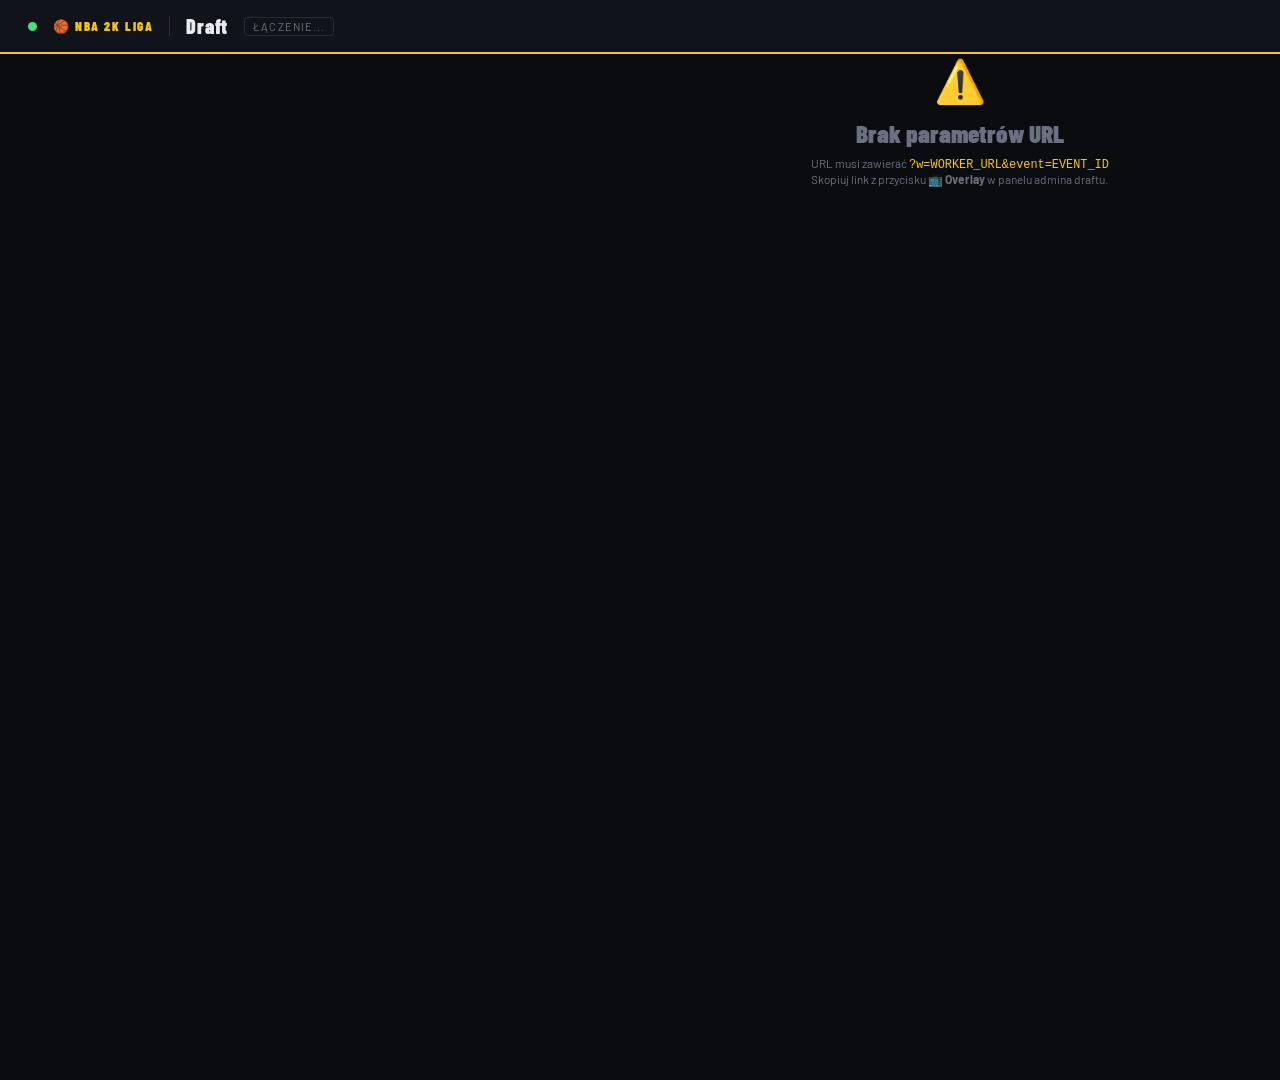
<file: draft-overlay.html>
<!DOCTYPE html>
<html lang="pl">
<head>
<meta charset="UTF-8">
<meta name="viewport" content="width=device-width, initial-scale=1.0">
<title>🏀 NBA 2K Liga — Draft Overlay</title>
<link href="https://fonts.googleapis.com/css2?family=Barlow+Condensed:wght@400;600;700;800;900&family=Barlow:wght@400;500;600&display=swap" rel="stylesheet">
<style>
:root {
  --gold:   #f5c518;
  --dark:   #0a0c10;
  --dark2:  #10131a;
  --dark3:  #161922;
  --dark4:  #1d2130;
  --border: rgba(245,197,24,.15);
  --text:   #e8eaf0;
  --muted:  #6b7080;
  --green:  #4ade80;
  --red:    #f87171;
  --orange: #fb923c;
}
* { box-sizing: border-box; margin: 0; padding: 0; }
html, body {
  width: 1920px; height: 1080px;
  overflow: hidden;
  background: var(--dark);
  color: var(--text);
  font-family: 'Barlow', sans-serif;
  font-size: 14px;
}

/* ── TOP BAR ── */
.topbar {
  background: var(--dark2);
  border-bottom: 2px solid var(--gold);
  padding: 10px 28px;
  display: flex;
  align-items: center;
  gap: 16px;
  height: 54px;
  flex-shrink: 0;
}
.live-dot {
  width: 9px; height: 9px; border-radius: 50%;
  background: var(--green); animation: pulse 1.4s infinite; flex-shrink: 0;
}
.topbar-logo {
  font-family: 'Barlow Condensed', sans-serif;
  font-size: 13px; font-weight: 900; color: var(--gold);
  letter-spacing: .12em; text-transform: uppercase;
}
.topbar-title {
  font-family: 'Barlow Condensed', sans-serif;
  font-size: 20px; font-weight: 900; color: var(--text);
  letter-spacing: .04em;
  white-space: nowrap; overflow: hidden; text-overflow: ellipsis; max-width: 600px;
}
.topbar-status {
  font-size: 11px; color: var(--muted);
  text-transform: uppercase; letter-spacing: .1em;
  border: 1px solid rgba(255,255,255,.1);
  border-radius: 4px; padding: 2px 8px;
}
.topbar-status.live { color: var(--green); border-color: rgba(74,222,128,.3); }
.topbar-status.paused { color: var(--orange); border-color: rgba(251,146,60,.3); }

/* ── OTC strip ── */
.otc-strip {
  margin-left: auto;
  display: flex; align-items: center; gap: 18px;
}
.otc-label { font-size: 9px; color: var(--muted); text-transform: uppercase; letter-spacing: .1em; }
.otc-team-name {
  font-family: 'Barlow Condensed', sans-serif;
  font-size: 22px; font-weight: 900; color: var(--gold);
  white-space: nowrap;
}
.otc-pick-info { font-size: 11px; color: var(--muted); }
.timer-big {
  font-family: 'Barlow Condensed', sans-serif;
  font-size: 42px; font-weight: 900; color: var(--gold);
  line-height: 1; min-width: 90px; text-align: center;
  transition: color .3s;
}
.timer-big.urgent { color: var(--red); animation: urgentPulse .5s infinite alternate; }
.timer-big.warning { color: var(--orange); }

.last-pick-strip {
  display: flex; flex-direction: column; align-items: flex-end;
}
.last-pick-lbl { font-size: 9px; color: var(--muted); text-transform: uppercase; letter-spacing: .1em; }
.last-pick-name {
  font-family: 'Barlow Condensed', sans-serif;
  font-size: 18px; font-weight: 900; color: var(--green); white-space: nowrap;
}
.last-pick-team { font-size: 10px; color: var(--muted); }

/* ── MAIN ── */
.page {
  display: flex; flex-direction: column;
  height: 1080px;
}

/* ── TICKER ── */
.ticker {
  background: var(--dark3);
  border-bottom: 1px solid var(--border);
  padding: 5px 0;
  overflow: hidden; white-space: nowrap;
  flex-shrink: 0;
}
.ticker-inner { display: inline-block; animation: ticker 35s linear infinite; padding-left: 100%; }
.ticker-item {
  display: inline-block; margin: 0 24px;
  font-size: 12px; font-weight: 600;
}
.ticker-item .tn { color: var(--muted); font-size: 10px; }
.ticker-item .tp { color: var(--text); }
.ticker-item .tt { color: var(--gold); }

/* ── BOARD SECTION ── */
.board-section {
  flex: 1; padding: 16px 24px 10px;
  display: flex; flex-direction: column; gap: 10px;
  overflow: hidden;
}
.board-label {
  font-family: 'Barlow Condensed', sans-serif;
  font-size: 13px; font-weight: 700;
  letter-spacing: 1.5px; color: var(--muted);
  text-transform: uppercase;
  display: flex; align-items: center; gap: 8px;
}

.board-grid {
  display: grid;
  gap: 14px;
  flex: 1;
  align-items: start;
}

/* ── TEAM CARD ── */
.team-card {
  background: var(--dark2);
  border: 1px solid var(--border);
  border-radius: 10px;
  overflow: hidden;
  transition: border-color .3s, box-shadow .3s;
}
.team-card.otc {
  border-color: var(--gold);
  box-shadow: 0 0 20px rgba(245,197,24,.2);
}
.team-card-head {
  background: var(--dark3);
  padding: 10px 14px;
  border-bottom: 1px solid var(--border);
  display: flex; align-items: center; gap: 10px;
}
.team-logo {
  width: 38px; height: 38px; border-radius: 50%;
  background: var(--dark4);
  border: 2px solid rgba(245,197,24,.2);
  display: flex; align-items: center; justify-content: center;
  font-family: 'Barlow Condensed', sans-serif;
  font-weight: 900; font-size: 16px; color: var(--gold);
  overflow: hidden; flex-shrink: 0;
}
.team-logo img { width: 100%; height: 100%; object-fit: cover; }
.team-name {
  font-family: 'Barlow Condensed', sans-serif;
  font-size: 17px; font-weight: 900;
  white-space: nowrap; overflow: hidden; text-overflow: ellipsis; flex: 1;
}
.captain-tag { font-size: 11px; color: var(--muted); }
.online-dot {
  width: 7px; height: 7px; border-radius: 50%;
  flex-shrink: 0;
}
.otc-tag {
  font-family: 'Barlow Condensed', sans-serif;
  font-size: 10px; font-weight: 700; letter-spacing: .06em;
  color: var(--gold); background: rgba(245,197,24,.12);
  border: 1px solid rgba(245,197,24,.3);
  border-radius: 4px; padding: 1px 7px;
  flex-shrink: 0;
}

/* ── PICK ROW ── */
.pick-row {
  display: flex; align-items: center; gap: 8px;
  padding: 7px 14px;
  border-bottom: 1px solid rgba(255,255,255,.04);
}
.pick-row:last-child { border-bottom: none; }
.pick-row.captain { background: rgba(245,197,24,.05); }
.pick-row.empty { opacity: .4; }
.pick-idx {
  font-size: 11px; color: var(--muted); min-width: 20px; flex-shrink: 0;
}
.pick-avatar {
  width: 26px; height: 26px; border-radius: 50%;
  background: var(--dark4);
  display: flex; align-items: center; justify-content: center;
  font-size: 10px; color: var(--muted);
  overflow: hidden; flex-shrink: 0;
}
.pick-avatar img { width: 100%; height: 100%; object-fit: cover; }
.pick-name {
  font-family: 'Barlow Condensed', sans-serif;
  font-size: 15px; font-weight: 700;
  flex: 1; white-space: nowrap; overflow: hidden; text-overflow: ellipsis;
}
.pick-name.gold { color: var(--gold); }
.pick-pos-wrap { display: flex; gap: 3px; flex-shrink: 0; }
.pos-chip {
  font-family: 'Barlow Condensed', sans-serif;
  font-weight: 800; font-size: 10px;
  padding: 1px 5px; border-radius: 3px;
}
.pos-chip.pri { background: rgba(245,197,24,.15); color: var(--gold); }
.pos-chip.sec { background: rgba(245,197,24,.06); color: rgba(245,197,24,.45); }
.pick-ovr {
  font-family: 'Barlow Condensed', sans-serif;
  font-weight: 900; font-size: 12px;
  border-radius: 4px; padding: 1px 6px;
  color: rgba(0,0,0,.85); flex-shrink: 0;
}

/* ── CAPTAIN STATUS BAR ── */
.cap-bar {
  background: var(--dark2);
  border-top: 1px solid var(--border);
  padding: 8px 24px;
  display: flex; align-items: center; gap: 10px;
  flex-shrink: 0; height: 52px;
}
.cap-bar-label {
  font-family: 'Barlow Condensed', sans-serif;
  font-size: 10px; font-weight: 700;
  letter-spacing: 1.2px; color: var(--muted);
  text-transform: uppercase; flex-shrink: 0;
}
.cap-item {
  display: flex; align-items: center; gap: 7px;
  background: var(--dark3);
  border: 1px solid var(--border);
  border-radius: 8px;
  padding: 5px 12px;
  flex: 1;
}
.cap-avatar {
  width: 24px; height: 24px; border-radius: 50%;
  background: var(--dark4); overflow: hidden; flex-shrink: 0;
}
.cap-avatar img { width: 100%; height: 100%; object-fit: cover; }
.cap-name { font-family: 'Barlow Condensed', sans-serif; font-size: 14px; font-weight: 700; flex: 1; }
.cap-team { font-size: 10px; color: var(--muted); }
.cap-status { font-size: 11px; font-weight: 600; display: flex; align-items: center; gap: 4px; }
.cap-status .dot { width: 7px; height: 7px; border-radius: 50%; flex-shrink: 0; }

/* ── DONE / WAITING STATES ── */
.state-center {
  flex: 1; display: flex; flex-direction: column;
  align-items: center; justify-content: center; gap: 16px;
}
.done-banner {
  text-align: center;
  background: var(--dark2);
  border: 2px solid var(--gold);
  border-radius: 12px;
  padding: 40px 60px;
  box-shadow: 0 0 40px rgba(245,197,24,.12);
}
.done-banner h1 {
  font-family: 'Barlow Condensed', sans-serif;
  font-size: 4rem; font-weight: 900;
  color: var(--gold); letter-spacing: 3px;
}

/* ── ANIMATIONS ── */
@keyframes pulse { 0%,100%{opacity:1} 50%{opacity:.3} }
@keyframes urgentPulse { from{opacity:1} to{opacity:.5} }
@keyframes ticker { from{transform:translateX(0)} to{transform:translateX(-50%)} }
@keyframes slideIn { from{opacity:0;transform:translateY(-6px)} to{opacity:1;transform:none} }
.new-item { animation: slideIn .35s ease; }
</style>
</head>
<body>
<div class="page" id="page">
  <div class="topbar">
    <div class="live-dot" id="live-dot"></div>
    <div class="topbar-logo">🏀 NBA 2K Liga</div>
    <div style="width:1px;height:20px;background:var(--border)"></div>
    <div class="topbar-title" id="draft-title">Draft</div>
    <div class="topbar-status" id="status-badge">Łączenie...</div>
    <div class="otc-strip" id="otc-strip" style="display:none">
      <div>
        <div class="otc-label">⏰ On the Clock</div>
        <div class="otc-team-name" id="otc-name">—</div>
        <div class="otc-pick-info" id="otc-info"></div>
      </div>
      <div style="width:1px;height:36px;background:var(--border)"></div>
      <div style="text-align:center">
        <div class="otc-label">Czas</div>
        <div class="timer-big" id="timer-val">—</div>
      </div>
      <div style="width:1px;height:36px;background:var(--border)"></div>
      <div class="last-pick-strip" id="last-pick-strip" style="display:none">
        <div class="last-pick-lbl">Ostatni pick</div>
        <div class="last-pick-name" id="last-pick-name">—</div>
        <div class="last-pick-team" id="last-pick-team"></div>
      </div>
    </div>
  </div>

  <div id="ticker-wrap" style="display:none">
    <div class="ticker"><div class="ticker-inner" id="ticker-inner"></div></div>
  </div>

  <div id="content"></div>

  <div class="cap-bar" id="cap-bar" style="display:none">
    <div class="cap-bar-label">Kapitanowie</div>
    <div id="cap-items" style="display:flex;gap:8px;flex:1"></div>
  </div>
</div>

<script>
// ═══════════════════════════════════════════════════════
// CONFIG
// ═══════════════════════════════════════════════════════
const params     = new URLSearchParams(location.search);
const WORKER_URL = (params.get('w') || '').replace(/\/+$/, '');
const EVENT_ID   = params.get('event') || '';
const POLL_MS    = 2500;
if (params.get('bg') === 'transparent') document.body.style.background = 'transparent';

let evData = null, prevTurn = -1, timerInterval = null;
let _rankMap = {};

// ═══════════════════════════════════════════════════════
// OVR ENGINE
// ═══════════════════════════════════════════════════════
function gradeToNum(g) {
  return {'A+':13,'A':12,'A-':11,'B+':10,'B':9,'B-':8,'C+':7,'C':6,'C-':5,'D+':4,'D':3,'D-':2,'F':1}[(g||'').toUpperCase()]||0;
}
function buildRanking(matches, method, overrides) {
  const sm = {};
  (matches||[]).forEach(m => {
    [...(m.team1?.players||[]),...(m.team2?.players||[])].forEach(pl => {
      if (!pl.name) return;
      const pos = pl.pos || 'SF';
      const key = pl.name + '\x00' + pos;
      if (!sm[key]) sm[key] = {name:pl.name,pos,gp:0,pts:0,reb:0,ast:0,stl:0,blk:0,to:0,fgm:0,fga:0,ftm:0,fta:0,gs:0};
      const s = sm[key];
      s.gp++; s.pts+=pl.pts||0; s.reb+=pl.reb||0; s.ast+=pl.ast||0;
      s.stl+=pl.stl||0; s.blk+=pl.blk||0; s.to+=pl.to||0;
      s.fgm+=pl.fgm||0; s.fga+=pl.fga||0; s.ftm+=pl.ftm||0; s.fta+=pl.fta||0;
      s.gs+=gradeToNum(pl.grade||'B');
    });
  });
  const players = Object.values(sm).map(s => {
    const gp=s.gp, mat=gp/(gp+5);
    const ppg=s.pts/gp, rpg=s.reb/gp, apg=s.ast/gp, spg=s.stl/gp, bpg=s.blk/gp;
    const per=((s.pts+s.reb+s.ast+s.stl+s.blk-(s.fga-s.fgm)-(s.fta-s.ftm)-s.to)/gp);
    const cs=(Math.min(ppg/50,1)*100*.25+Math.min(spg/4,1)*100*.20+Math.min(bpg/3,1)*100*.18+Math.min(rpg/20,1)*100*.15+Math.min(apg/15,1)*100*.12)*mat;
    return {...s,per,cs,gp};
  });
  const m = method||'top98';
  if (m==='top98') {
    const byPos={};
    players.forEach(p=>{(byPos[p.pos]||(byPos[p.pos]=[])).push(p);});
    const comp=p=>(p.per*.6+p.cs*.4)*(.5+.5*p.gp/(p.gp+5));
    return players.map(p=>{
      const mx=Math.max(...(byPos[p.pos]||[p]).map(comp),.01);
      const ovr=Math.max(40,Math.min(98,Math.round(40+comp(p)/mx*58)));
      return {...p,ovr:(overrides||{})[p.name]??ovr};
    });
  }
  const sP=players.map(p=>p.per).sort((a,b)=>a-b);
  const pct=(arr,v)=>arr.length<=1?50:arr.filter(x=>x<v).length/(arr.length-1)*100;
  return players.map(p=>{
    const raw=pct(sP,p.per)*.45+Math.min(p.gp*2,10)*.05;
    return {...p,ovr:(overrides||{})[p.name]??Math.max(40,Math.min(99,Math.round(raw*.59+40)))};
  });
}
function buildRankMap(ranking) {
  _rankMap = {};
  ranking.forEach(r=>{ if(!_rankMap[r.name]) _rankMap[r.name]=r; });
}
function getOvr(player) {
  if (player?.ovr) return player.ovr;
  const nm = (player?.name||'').toLowerCase();
  const k = Object.keys(_rankMap).find(k=>k.toLowerCase()===nm);
  return k ? _rankMap[k].ovr : null;
}

// ═══════════════════════════════════════════════════════
// FETCH
// ═══════════════════════════════════════════════════════
async function fetchData() {
  if (!WORKER_URL) return null;
  try {
    const res = await fetch(WORKER_URL + '/data');
    if (!res.ok) return null;
    const d = await res.json();
    const rec = d.record || d;
    if ((rec.matches||[]).length) {
      buildRankMap(buildRanking(rec.matches, rec.ovrMethod||'top98', rec.ovrOverrides||{}));
    }
    return (rec.events||[]).find(e=>e.id===EVENT_ID)||null;
  } catch(e) { return null; }
}

// ═══════════════════════════════════════════════════════
// HELPERS
// ═══════════════════════════════════════════════════════
function ovrColor(ovr) {
  if (ovr>=90) return '#4ade80';
  if (ovr>=80) return '#a3e635';
  if (ovr>=70) return '#facc15';
  if (ovr>=60) return '#fb923c';
  return '#f87171';
}
function posBadges(player) {
  const all = player.positions?.length ? player.positions
    : (player.primaryPos?[player.primaryPos]:(player.pos?[player.pos]:[]));
  if (!all.length) return '';
  const pri = player.primaryPos || all[0];
  return `<div class="pick-pos-wrap">${all.map(p=>`<span class="pos-chip ${p===pri?'pri':'sec'}">${p}</span>`).join('')}</div>`;
}
function avatarEl(src, fallback='') {
  return src
    ? `<div class="pick-avatar"><img src="${src}" onerror="this.parentNode.innerHTML='${fallback}'"></div>`
    : `<div class="pick-avatar" style="font-size:10px;color:var(--muted)">${fallback}</div>`;
}
function getRound(turn, order, teams) {
  return !teams.length ? 1 : Math.floor(turn/teams.length)+1;
}

// ═══════════════════════════════════════════════════════
// TIMER
// ═══════════════════════════════════════════════════════
function startTimer(endsAt) {
  clearInterval(timerInterval);
  const el = document.getElementById('timer-val');
  if (!el || !endsAt) return;
  timerInterval = setInterval(()=>{
    const left = Math.max(0, Math.round((new Date(endsAt)-Date.now())/1000));
    el.textContent = String(Math.floor(left/60)).padStart(2,'0')+':'+String(left%60).padStart(2,'0');
    el.className = 'timer-big'+(left<=10?' urgent':left<=30?' warning':'');
    if (left===0) clearInterval(timerInterval);
  }, 500);
}
function stopTimer() {
  clearInterval(timerInterval);
  const el = document.getElementById('timer-val');
  if (el) el.textContent = '—';
}

// ═══════════════════════════════════════════════════════
// RENDER
// ═══════════════════════════════════════════════════════
function render(ev) {
  const isDraft  = ev.status === 'draft';
  const isDone   = ev.status === 'active' || ev.status === 'closed_done';
  const isPaused = ev.draftPaused && isDraft;
  const isClosed = ev.status === 'closed';
  const turn     = ev.draftTurn || 0;
  const order    = ev.draftOrder || [];
  const teams    = ev.teams || [];
  const isNewTurn = turn !== prevTurn;

  const currentTeamIdx = isDraft && !isDone && turn < order.length ? order[turn] : -1;
  const currentTeam    = currentTeamIdx >= 0 ? teams[currentTeamIdx] : null;
  const lastPick       = ev.lastPick || null;
  const perTeam        = teams.length ? Math.round(order.length/teams.length) : 0;
  const gmOnline       = ev.gmOnline || [];

  // ── Topbar
  document.getElementById('draft-title').textContent = ev.title || 'Draft';

  const badge = document.getElementById('status-badge');
  if (isDraft && !isPaused) { badge.textContent='LIVE'; badge.className='topbar-status live'; }
  else if (isPaused)         { badge.textContent='WSTRZYMANY'; badge.className='topbar-status paused'; }
  else if (isClosed)         { badge.textContent='OCZEKIWANIE'; badge.className='topbar-status'; }
  else                       { badge.textContent='ZAKOŃCZONY'; badge.className='topbar-status'; }

  document.getElementById('live-dot').style.cssText =
    `background:${isDraft&&!isPaused?'var(--green)':isPaused?'var(--orange)':'var(--muted)'};` +
    `animation:${isDraft&&!isPaused?'pulse 1.4s infinite':'none'}`;

  // OTC strip
  const otcStrip = document.getElementById('otc-strip');
  if (currentTeam && !isPaused) {
    otcStrip.style.display = '';
    document.getElementById('otc-name').textContent = currentTeam.name;
    document.getElementById('otc-info').textContent =
      `Pick ${turn+1} z ${order.length} · Runda ${getRound(turn,order,teams)}`;
    if (!ev.timerEnd) document.getElementById('timer-val').textContent = '∞';
  } else {
    otcStrip.style.display = 'none';
    stopTimer();
  }

  // Last pick
  const lps = document.getElementById('last-pick-strip');
  if (lastPick) {
    lps.style.display = '';
    document.getElementById('last-pick-name').textContent = lastPick.playerName || '—';
    document.getElementById('last-pick-team').textContent = `${lastPick.teamName||''} · Pick #${lastPick.pickNum||''}`;
  } else { lps.style.display = 'none'; }

  // ── Ticker
  const allPicked = [];
  teams.forEach(t => (t.players||[]).forEach(p=>{ if(p.id!==t.captain?.id) allPicked.push({name:p.name,team:t.name}); }));
  const tickerWrap = document.getElementById('ticker-wrap');
  if (allPicked.length) {
    tickerWrap.style.display = '';
    const items = [...allPicked,...allPicked].map((p,i)=>
      `<span class="ticker-item"><span class="tn">#${(i%allPicked.length)+1}</span> <span class="tp">${p.name}</span> → <span class="tt">${p.team}</span></span>`
    ).join('');
    document.getElementById('ticker-inner').innerHTML = items;
  } else { tickerWrap.style.display = 'none'; }

  // ── Content
  const content = document.getElementById('content');

  if (isDone) {
    content.innerHTML = `<div class="state-center">
      <div class="done-banner">
        <div style="font-size:4rem;margin-bottom:10px">🏆</div>
        <h1>DRAFT ZAKOŃCZONY!</h1>
        <div style="color:var(--muted);margin-top:10px;font-size:1rem">Wszystkie drafty zostały wykonane</div>
      </div>
      ${teams.length ? renderBoardGrid(teams, -1, perTeam, gmOnline, true) : ''}
    </div>`;
  } else if (isClosed && !isDraft) {
    content.innerHTML = `<div class="state-center">
      <div class="done-banner" style="border-color:var(--muted)">
        <div style="font-size:3rem;margin-bottom:10px">⏳</div>
        <h1 style="color:var(--muted);font-size:2.5rem">OCZEKIWANIE NA START</h1>
        <div style="color:var(--muted);margin-top:8px">Admin zaraz uruchomi draft</div>
      </div>
    </div>`;
  } else if (isPaused) {
    content.innerHTML = `<div class="board-section">
      <div class="board-label">⏸ DRAFT WSTRZYMANY — <span style="color:var(--orange)">Admin wstrzymał draft</span></div>
      ${renderBoardGrid(teams, currentTeamIdx, perTeam, gmOnline, false)}
    </div>`;
  } else {
    content.innerHTML = `<div class="board-section">
      <div class="board-label">🏀 DRAFT BOARD</div>
      ${renderBoardGrid(teams, currentTeamIdx, perTeam, gmOnline, false)}
    </div>`;
  }

  // ── Captain status bar
  const capBar = document.getElementById('cap-bar');
  const capItems = document.getElementById('cap-items');
  if (teams.length && !isDone) {
    capBar.style.display = '';
    capItems.innerHTML = teams.map(t => {
      const isOnline = gmOnline.includes(t.id) || gmOnline.includes(t.captain?.id);
      return `<div class="cap-item">
        ${t.captain?.avatar ? `<div class="cap-avatar"><img src="${t.captain.avatar}"></div>` : `<div class="cap-avatar" style="font-size:9px;color:var(--muted)">${(t.captain?.name||'?')[0]}</div>`}
        <div style="flex:1;min-width:0">
          <div class="cap-name" style="white-space:nowrap;overflow:hidden;text-overflow:ellipsis">${t.captain?.name||'—'}</div>
          <div class="cap-team" style="white-space:nowrap;overflow:hidden;text-overflow:ellipsis">${t.name}</div>
        </div>
        <div class="cap-status">
          <div class="dot" style="background:${isOnline?'var(--green)':'var(--muted)'}"></div>
          <span style="color:${isOnline?'var(--green)':'var(--muted)'}">${isOnline?'Online':'Offline'}</span>
        </div>
      </div>`;
    }).join('');
  } else { capBar.style.display = 'none'; }

  // Timer
  if (isNewTurn && ev.timerEnd && isDraft && !isPaused) startTimer(ev.timerEnd);
  else if (!isDraft || isPaused) stopTimer();

  prevTurn = turn;
}

function renderBoardGrid(teams, currentTeamIdx, perTeam, gmOnline, compact) {
  const cols = Math.min(teams.length, 5);
  let html = `<div class="board-grid" style="grid-template-columns:repeat(${cols},1fr)">`;
  teams.forEach((t, ti) => {
    const isOtc    = ti === currentTeamIdx;
    const picked   = (t.players||[]).filter(p=>p.id!==t.captain?.id);
    const logo     = t.logoB64 ? `<img src="${t.logoB64}">` : (t.name||'?')[0];
    const isOnline = gmOnline.includes(t.id) || gmOnline.includes(t.captain?.id);
    const captOvr  = getOvr(t.captain||{});

    html += `<div class="team-card ${isOtc?'otc':''}">
      <div class="team-card-head">
        <div class="team-logo">${logo}</div>
        <div style="flex:1;min-width:0">
          <div class="team-name">${t.name}</div>
          <div class="captain-tag">${t.captain?.name||'—'}</div>
        </div>
        <div class="online-dot" style="background:${isOnline?'var(--green)':'var(--muted)'}" title="${isOnline?'Online':'Offline'}"></div>
        ${isOtc?'<span class="otc-tag">ON CLOCK</span>':''}
      </div>`;

    // Captain row
    html += `<div class="pick-row captain">
      <span class="pick-idx" style="color:var(--gold)">★</span>
      ${avatarEl(t.captain?.avatar, (t.captain?.name||'?')[0])}
      <span class="pick-name gold">${t.captain?.name||'—'}</span>
      ${posBadges(t.captain||{})}
      ${captOvr?`<span class="pick-ovr" style="background:${ovrColor(captOvr)}">${captOvr}</span>`:''}
      <span style="font-size:10px;color:var(--muted);margin-left:2px">kpt</span>
    </div>`;

    // Picks
    for (let i=0; i<perTeam; i++) {
      const p = picked[i];
      if (p) {
        const ovr = p.ovr || getOvr(p);
        html += `<div class="pick-row new-item">
          <span class="pick-idx">${i+1}</span>
          ${avatarEl(p.avatar, (p.name||'?')[0])}
          <span class="pick-name">${p.name}</span>
          ${posBadges(p)}
          ${ovr?`<span class="pick-ovr" style="background:${ovrColor(ovr)}">${ovr}</span>`:''}
        </div>`;
      } else {
        html += `<div class="pick-row empty">
          <span class="pick-idx">${i+1}</span>
          <div class="pick-avatar"></div>
          <span class="pick-name" style="color:var(--muted)">— wolny slot</span>
        </div>`;
      }
    }
    html += `</div>`;
  });
  html += `</div>`;
  return html;
}

// ═══════════════════════════════════════════════════════
// INIT
// ═══════════════════════════════════════════════════════
async function init() {
  if (!WORKER_URL || !EVENT_ID) {
    document.getElementById('content').innerHTML = `<div class="state-center">
      <div style="text-align:center">
        <div style="font-size:3rem;margin-bottom:12px">⚠️</div>
        <div style="font-family:'Barlow Condensed',sans-serif;font-size:1.8rem;font-weight:900;color:var(--muted)">Brak parametrów URL</div>
        <div style="color:var(--muted);margin-top:8px;font-size:.85rem">
          URL musi zawierać <code style="color:var(--gold)">?w=WORKER_URL&amp;event=EVENT_ID</code><br>
          Skopiuj link z przycisku <b>📺 Overlay</b> w panelu admina draftu.
        </div>
      </div>
    </div>`;
    return;
  }

  const ev = await fetchData();
  if (ev) { evData = ev; render(ev); }

  setInterval(async () => {
    const fresh = await fetchData();
    if (!fresh) return;
    const changed = !evData
      || fresh.draftTurn   !== evData.draftTurn
      || fresh.status      !== evData.status
      || fresh.timerEnd    !== evData.timerEnd
      || fresh.draftPaused !== evData.draftPaused
      || JSON.stringify(fresh.gmOnline) !== JSON.stringify(evData.gmOnline)
      || (fresh.teams||[]).some((t,i)=>(t.players||[]).length !== ((evData.teams||[])[i]?.players||[]).length);
    evData = fresh;
    if (changed) render(fresh);
  }, POLL_MS);
}

init();
</script>
</body>
</html>
</file>
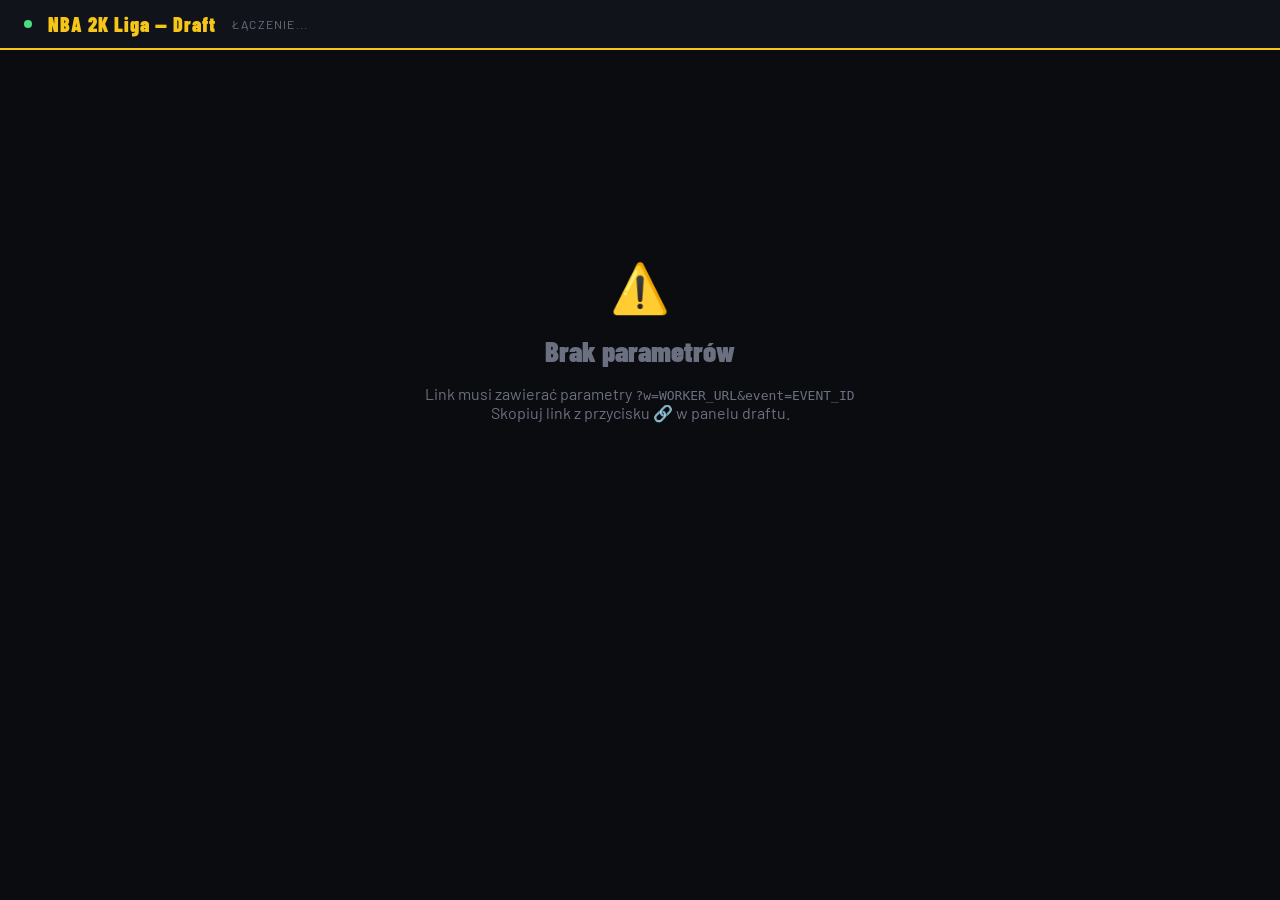
<file: draft-watch.html>
<!DOCTYPE html>
<html lang="pl">
<head>
<meta charset="UTF-8">
<meta name="viewport" content="width=device-width, initial-scale=1.0">
<title>🎯 NBA 2K Liga — Draft Live</title>
<link href="https://fonts.googleapis.com/css2?family=Barlow+Condensed:wght@400;600;700;800;900&family=Barlow:wght@400;500;600&display=swap" rel="stylesheet">
<style>
:root {
  --gold: #f5c518;
  --gold2: #c9a012;
  --dark: #0a0c10;
  --dark2: #10131a;
  --dark3: #161922;
  --dark4: #1d2130;
  --border: rgba(245,197,24,0.15);
  --text: #e8eaf0;
  --muted: #6b7080;
  --green: #4ade80;
  --red: #f87171;
  --orange: #fb923c;
  --radius: 8px;
}
* { box-sizing: border-box; margin: 0; padding: 0; }
body { background: var(--dark); color: var(--text); font-family: 'Barlow', sans-serif; min-height: 100vh; }

/* ── TOP BAR ── */
.topbar {
  background: var(--dark2);
  border-bottom: 2px solid var(--gold);
  padding: 12px 24px;
  display: flex;
  align-items: center;
  gap: 16px;
  position: sticky;
  top: 0;
  z-index: 100;
}
.topbar-title {
  font-family: 'Barlow Condensed', sans-serif;
  font-size: 20px;
  font-weight: 900;
  color: var(--gold);
  letter-spacing: .05em;
}
.live-dot {
  width: 8px; height: 8px;
  border-radius: 50%;
  background: var(--green);
  animation: pulse 1.4s infinite;
  flex-shrink: 0;
}
.status-txt { font-size: 12px; color: var(--muted); text-transform: uppercase; letter-spacing: .1em; }

/* ── OTC BAR ── */
.otc-bar {
  background: linear-gradient(135deg, var(--dark2), var(--dark3));
  border: 2px solid var(--gold);
  border-radius: var(--radius);
  padding: 16px 24px;
  display: flex;
  align-items: center;
  gap: 20px;
  margin-bottom: 20px;
  box-shadow: 0 0 24px rgba(245,197,24,.08);
}
.otc-logo {
  width: 56px; height: 56px;
  border-radius: 50%;
  background: var(--dark4);
  border: 2px solid rgba(245,197,24,.3);
  display: flex; align-items: center; justify-content: center;
  font-family: 'Barlow Condensed', sans-serif;
  font-weight: 900; font-size: 22px; color: var(--gold);
  flex-shrink: 0; overflow: hidden;
}
.otc-logo img { width: 100%; height: 100%; object-fit: cover; }
.otc-label { font-size: 10px; color: var(--muted); text-transform: uppercase; letter-spacing: .12em; }
.otc-team { font-family: 'Barlow Condensed', sans-serif; font-size: 28px; font-weight: 900; color: var(--gold); line-height: 1; }
.otc-pick { font-size: 13px; color: var(--muted); margin-top: 2px; }

/* ── TIMER ── */
.timer-wrap { margin-left: auto; text-align: center; }
.timer-label { font-size: 10px; color: var(--muted); text-transform: uppercase; letter-spacing: .1em; }
.timer-val {
  font-family: 'Barlow Condensed', sans-serif;
  font-size: 48px;
  font-weight: 900;
  color: var(--gold);
  line-height: 1;
  min-width: 100px;
  text-align: center;
  transition: color .3s;
}
.timer-val.urgent { color: var(--red); animation: urgentPulse .5s infinite alternate; }
.timer-val.warning { color: var(--orange); }

/* ── LAST PICK BADGE ── */
.last-pick-badge {
  background: rgba(74,222,128,.08);
  border: 1px solid rgba(74,222,128,.25);
  border-radius: var(--radius);
  padding: 8px 14px;
  font-size: 13px;
  min-width: 160px;
}
.last-pick-label { font-size: 10px; color: var(--muted); text-transform: uppercase; letter-spacing: .1em; }
.last-pick-name { font-family: 'Barlow Condensed', sans-serif; font-size: 20px; font-weight: 900; color: var(--green); }
.last-pick-team { font-size: 11px; color: var(--muted); margin-top: 2px; }

/* ── DRAFT BOARD ── */
.board-grid {
  display: grid;
  gap: 10px;
}
.team-col {
  background: var(--dark2);
  border: 1px solid var(--border);
  border-radius: var(--radius);
  overflow: hidden;
  transition: border-color .3s, box-shadow .3s;
}
.team-col.otc {
  border-color: var(--gold);
  box-shadow: 0 0 16px rgba(245,197,24,.2);
}
.team-col-header {
  background: var(--dark3);
  padding: 10px 14px;
  display: flex;
  align-items: center;
  gap: 10px;
  border-bottom: 1px solid var(--border);
}
.team-logo-sm {
  width: 36px; height: 36px;
  border-radius: 50%;
  background: var(--dark4);
  border: 1.5px solid rgba(245,197,24,.2);
  display: flex; align-items: center; justify-content: center;
  font-family: 'Barlow Condensed', sans-serif;
  font-weight: 900; font-size: 14px; color: var(--gold);
  flex-shrink: 0; overflow: hidden;
}
.team-logo-sm img { width: 100%; height: 100%; object-fit: cover; }
.team-col-name {
  font-family: 'Barlow Condensed', sans-serif;
  font-size: 16px; font-weight: 900;
  overflow: hidden; text-overflow: ellipsis; white-space: nowrap;
}
.team-col-gm { font-size: 11px; color: var(--muted); }
.otc-badge {
  margin-left: auto;
  background: rgba(245,197,24,.15);
  color: var(--gold);
  border: 1px solid rgba(245,197,24,.3);
  border-radius: 4px;
  padding: 2px 8px;
  font-family: 'Barlow Condensed', sans-serif;
  font-weight: 700; font-size: 11px; letter-spacing: .05em;
  flex-shrink: 0;
}

/* ── PICK SLOTS ── */
.pick-slot {
  display: flex;
  align-items: center;
  gap: 8px;
  padding: 8px 14px;
  border-bottom: 1px solid rgba(255,255,255,.04);
  min-height: 38px;
}
.pick-slot:last-child { border-bottom: none; }
.pick-slot.empty { opacity: .45; }
.pos-badge {
  font-family: 'Barlow Condensed', sans-serif;
  font-weight: 800; font-size: 11px;
  padding: 2px 6px;
  border-radius: 4px;
  min-width: 36px;
  text-align: center;
  flex-shrink: 0;
}
.pos-pg, .pos-sg { background: rgba(96,165,250,.15); color: #93c5fd; }
.pos-sf, .pos-lck { background: rgba(196,181,253,.15); color: #c4b5fd; }
.pos-pf { background: rgba(196,181,253,.15); color: #c4b5fd; }
.pos-c  { background: rgba(134,239,172,.15); color: #86efac; }
.pos-flex { background: rgba(255,255,255,.08); color: var(--muted); }
.pick-name {
  font-family: 'Barlow Condensed', sans-serif;
  font-size: 15px; font-weight: 700;
  flex: 1;
  overflow: hidden; text-overflow: ellipsis; white-space: nowrap;
}
.pick-num { font-size: 11px; color: var(--muted); flex-shrink: 0; }
.pick-positions { font-size: 10px; color: var(--gold); font-weight: 700; flex-shrink: 0; }

/* ── RECENT PICKS TICKER ── */
.ticker-bar {
  background: var(--dark2);
  border-top: 1px solid var(--border);
  border-bottom: 1px solid var(--border);
  padding: 6px 0;
  overflow: hidden;
  white-space: nowrap;
  margin-bottom: 20px;
}
.ticker-inner { display: inline-block; animation: ticker 40s linear infinite; padding-left: 100%; }
.ticker-item {
  display: inline-block;
  margin: 0 28px;
  font-size: 13px;
  font-weight: 600;
}
.ticker-item .pick-n { color: var(--muted); font-size: 11px; }
.ticker-item .pick-player { color: var(--text); }
.ticker-item .pick-team { color: var(--gold); }

/* ── DONE STATE ── */
.done-banner {
  text-align: center;
  padding: 3rem 2rem;
  background: var(--dark2);
  border: 2px solid var(--gold);
  border-radius: var(--radius);
  margin-bottom: 20px;
}
.done-banner h2 {
  font-family: 'Barlow Condensed', sans-serif;
  font-size: 2.5rem;
  font-weight: 900;
  color: var(--gold);
  letter-spacing: 2px;
}

/* ── LAYOUT ── */
.container { max-width: 1400px; margin: 0 auto; padding: 20px; }

/* ── ANIMATIONS ── */
@keyframes pulse { 0%,100%{opacity:1} 50%{opacity:.3} }
@keyframes urgentPulse { from{opacity:1} to{opacity:.5} }
@keyframes ticker { from{transform:translateX(0)} to{transform:translateX(-50%)} }
@keyframes slideIn { from{opacity:0;transform:translateY(-8px)} to{opacity:1;transform:none} }
.new-pick { animation: slideIn .4s ease; }

/* ── WAITING STATE ── */
.waiting {
  display: flex; flex-direction: column; align-items: center; justify-content: center;
  min-height: 60vh; gap: 1rem;
}
.waiting h2 { font-family: 'Barlow Condensed', sans-serif; font-size: 1.8rem; font-weight: 900; color: var(--muted); }

/* ── RESPONSIVE ── */
@media(max-width:768px) {
  .board-grid { grid-template-columns: 1fr 1fr !important; }
  .otc-bar { flex-wrap: wrap; }
  .timer-val { font-size: 36px; }
}
@media(max-width:480px) {
  .board-grid { grid-template-columns: 1fr !important; }
}
</style>
</head>
<body>

<div class="topbar">
  <div class="live-dot" id="live-dot"></div>
  <div class="topbar-title" id="draft-title">NBA 2K Liga — Draft</div>
  <div class="status-txt" id="status-txt">Łączenie...</div>
</div>

<div class="container">
  <div id="main-content">
    <div class="waiting">
      <div style="font-size:3rem">🎯</div>
      <h2>Ładowanie draftu...</h2>
    </div>
  </div>
</div>

<script>
// ═══════════════════════════════════════════════════
// CONFIG — read from URL params
// ═══════════════════════════════════════════════════
const params = new URLSearchParams(location.search);
const WORKER_URL = (params.get('w') || '').replace(/\/+$/, '');
const EVENT_ID   = params.get('event') || '';
const POLL_MS    = 3000;

let evData = null;
let prevTurn = -1;
let timerInterval = null;
let pollInterval  = null;

// ═══════════════════════════════════════════════════
// BEEP SOUNDS
// ═══════════════════════════════════════════════════
let audioCtx = null;
function beep(freq = 440, dur = 0.15, vol = 0.3) {
  try {
    if (!audioCtx) audioCtx = new (window.AudioContext || window.webkitAudioContext)();
    const osc = audioCtx.createOscillator();
    const gain = audioCtx.createGain();
    osc.connect(gain); gain.connect(audioCtx.destination);
    osc.frequency.value = freq;
    gain.gain.setValueAtTime(vol, audioCtx.currentTime);
    gain.gain.exponentialRampToValueAtTime(0.001, audioCtx.currentTime + dur);
    osc.start(); osc.stop(audioCtx.currentTime + dur);
  } catch(e) {}
}
function timerBeep(left) {
  if (left === 30) beep(440, 0.1, 0.2);
  else if (left === 15) beep(550, 0.15, 0.3);
  else if (left === 5)  beep(660, 0.2, 0.4);
  else if (left <= 3 && left > 0) beep(880, 0.1, 0.5);
}

// ═══════════════════════════════════════════════════
// TIMER
// ═══════════════════════════════════════════════════
function startTimer(endsAt) {
  clearInterval(timerInterval);
  const el = document.getElementById('timer-val');
  if (!el || !endsAt) return;
  timerInterval = setInterval(() => {
    const left = Math.max(0, Math.round((new Date(endsAt) - Date.now()) / 1000));
    const mm = String(Math.floor(left / 60)).padStart(2, '0');
    const ss = String(left % 60).padStart(2, '0');
    el.textContent = mm + ':' + ss;
    el.className = 'timer-val' + (left <= 10 ? ' urgent' : left <= 30 ? ' warning' : '');
    timerBeep(left);
    if (left === 0) clearInterval(timerInterval);
  }, 500);
}

function stopTimer() {
  clearInterval(timerInterval);
  const el = document.getElementById('timer-val');
  if (el) el.textContent = '—';
}

// ═══════════════════════════════════════════════════
// FETCH DATA
// ═══════════════════════════════════════════════════
let _ovrRanking = null; // built once from /data, rebuilt on change

async function fetchData() {
  if (!WORKER_URL) return null;
  try {
    const res = await fetch(WORKER_URL + '/data');
    if (!res.ok) return null;
    const d = await res.json();
    const rec = d.record || d;
    const allEvents = rec.events || [];
    // Build OVR ranking from full record data (matches + method + overrides + psnMap)
    const matches      = rec.matches || [];
    const ovrMethod    = rec.ovrMethod || 'top98';
    const ovrOverrides = rec.ovrOverrides || {};
    const discordPsnMap = rec.discordPsnMap || {};
    if (matches.length) {
      _ovrRanking = { ranking: buildLeagueRanking(matches, ovrMethod, ovrOverrides), discordPsnMap };
    }
    return allEvents.find(e => e.id === EVENT_ID) || null;
  } catch(e) { return null; }
}

// ═══════════════════════════════════════════════════
// OVR ENGINE (ported from index.html)
// ═══════════════════════════════════════════════════
function gradeToNum(g) {
  const map = {'A+':13,'A':12,'A-':11,'B+':10,'B':9,'B-':8,'C+':7,'C':6,'C-':5,'D+':4,'D':3,'D-':2,'F':1};
  return map[(g||'').toUpperCase()] || 0;
}
function calcPER(p) {
  const gp = Math.max(p.gp,1);
  return Math.round(((p.pts+p.reb+p.ast+p.stl+p.blk-(p.fga-p.fgm)-(p.fta-p.ftm)-p.to)/gp)*10)/10;
}
function calcCompositeScore(p) {
  const gp = Math.max(p.gp,1), mat = gp/(gp+5);
  return (Math.min(p.pts/gp/50,1)*100*0.25 + Math.min(p.stl/gp/4,1)*100*0.20 +
          Math.min(p.blk/gp/3,1)*100*0.18  + Math.min(p.reb/gp/20,1)*100*0.15 +
          Math.min(p.ast/gp/15,1)*100*0.12  + (p.gradeSum/gp)/13*100*0.10) * mat;
}
const _dsPosW = {
  PG:{cs:[0.30,0.20,0.10,0.10,0.20,0.10]}, SG:{cs:[0.28,0.22,0.12,0.10,0.18,0.10]},
  SF:{cs:[0.22,0.22,0.18,0.18,0.10,0.10]}, PF:{cs:[0.17,0.18,0.25,0.22,0.08,0.10]},
  C: {cs:[0.13,0.14,0.30,0.28,0.05,0.10]},
};
function buildLeagueRanking(matches, method, ovrOverrides) {
  const m = method || 'top98';
  const statsMap = {};
  matches.forEach(match => {
    [...(match.team1?.players||[]),...(match.team2?.players||[])].forEach(pl => {
      if (!pl.name) return;
      const pos = pl.pos || null;
      const key = pos ? `${pl.name}\x00${pos}` : pl.name;
      if (!statsMap[key]) statsMap[key] = {name:pl.name,pos:pos||'—',pts:0,reb:0,ast:0,stl:0,blk:0,to:0,gs:0,gc:0,gp:0,fgm:0,fga:0,ftm:0,fta:0};
      const s = statsMap[key];
      s.pts+=pl.pts||0; s.reb+=pl.reb||0; s.ast+=pl.ast||0;
      s.stl+=pl.stl||0; s.blk+=pl.blk||0; s.to+=pl.to||0;
      s.fgm+=pl.fgm||0; s.fga+=pl.fga||0; s.ftm+=pl.ftm||0; s.fta+=pl.fta||0;
      s.gs+=gradeToNum(pl.grade||'B'); s.gc++; s.gp++;
    });
  });
  // Scal wpisy bez pozycji z pozycyjnymi
  Object.keys(statsMap).forEach(key => {
    if (key.includes('\x00')) return;
    const noPos = statsMap[key];
    const posKeys = Object.keys(statsMap).filter(k => k.startsWith(noPos.name+'\x00'));
    if (!posKeys.length) return;
    const mainKey = posKeys.sort((a,b) => statsMap[b].gp-statsMap[a].gp)[0];
    const main = statsMap[mainKey];
    main.pts+=noPos.pts; main.reb+=noPos.reb; main.ast+=noPos.ast;
    main.stl+=noPos.stl; main.blk+=noPos.blk; main.to+=noPos.to;
    main.fgm+=noPos.fgm; main.fga+=noPos.fga; main.ftm+=noPos.ftm; main.fta+=noPos.fta;
    main.gs+=noPos.gs; main.gc+=noPos.gc; main.gp+=noPos.gp;
    delete statsMap[key];
  });
  const players = Object.values(statsMap).map(s => {
    const {gp,pos,name} = s;
    const ppg=+(s.pts/gp).toFixed(1), rpg=+(s.reb/gp).toFixed(1), apg=+(s.ast/gp).toFixed(1);
    const spg=+(s.stl/gp).toFixed(1), bpg=+(s.blk/gp).toFixed(1);
    const tot = {gp,pts:s.pts,reb:s.reb,ast:s.ast,stl:s.stl,blk:s.blk,to:s.to,fgm:s.fgm,fga:s.fga,ftm:s.ftm,fta:s.fta,gradeSum:s.gs};
    const per = +calcPER(tot).toFixed(1);
    let cs;
    if (m==='positional') {
      const w=_dsPosW[pos]||_dsPosW.SF;
      cs=+((Math.min(ppg/50,1)*100)*w.cs[0]+(Math.min(spg/3,1)*100)*w.cs[1]+
           (Math.min(bpg/3,1)*100)*w.cs[2]+(Math.min(rpg/20,1)*100)*w.cs[3]+
           (Math.min(apg/15,1)*100)*w.cs[4]+(s.gs/gp)*w.cs[5]).toFixed(1);
    } else if (m==='classic') {
      cs=+calcCompositeScore(tot).toFixed(1);
    } else {
      const mat=gp/(gp+5);
      cs=+(((Math.min(ppg/50,1)*100)*0.25+(Math.min(spg/4,1)*100)*0.20+
            (Math.min(bpg/3,1)*100)*0.18+(Math.min(rpg/20,1)*100)*0.15+
            (Math.min(apg/15,1)*100)*0.12)*mat).toFixed(1);
    }
    return {name,pos,gp,ppg,rpg,apg,spg,bpg,per,cs};
  });
  if (m==='top98') {
    const byPos={};
    players.forEach(p=>{if(!byPos[p.pos])byPos[p.pos]=[];byPos[p.pos].push(p);});
    const comp=p=>(p.per*0.6+p.cs*0.4)*(0.5+0.5*p.gp/(p.gp+5));
    return players.map(p=>{
      const grp=byPos[p.pos]||[p];
      const maxC=Math.max(...grp.map(comp),0.01);
      const calcOvr=Math.max(40,Math.min(98,Math.round(40+comp(p)/maxC*58)));
      return {...p,ovr:(ovrOverrides||{})[p.name]??calcOvr};
    }).sort((a,b)=>b.ovr-a.ovr);
  }
  const pct=(arr,val)=>arr.length<=1?50:arr.filter(v=>v<val).length/(arr.length-1)*100;
  const sP=players.map(p=>p.per).sort((a,b)=>a-b);
  const sC=players.map(p=>p.cs).sort((a,b)=>a-b);
  const sG=players.map(p=>p.ppg).sort((a,b)=>a-b);
  return players.map(p=>{
    const gpBonus=Math.min(p.gp*2,10);
    const raw=pct(sP,p.per)*0.45+pct(sC,p.cs)*0.35+pct(sG,p.ppg)*0.15+gpBonus*0.05;
    const calcOvr=Math.max(40,Math.min(99,Math.round(raw*0.59+40)));
    return {...p,ovr:(ovrOverrides||{})[p.name]??calcOvr};
  }).sort((a,b)=>b.ovr-a.ovr);
}
function _fuzzyScore(a,b) {
  const cl=s=>s.toLowerCase().replace(/[^a-z0-9]/g,'');
  const ca=cl(a),cb=cl(b);
  if(!ca||!cb) return 0;
  if(ca===cb) return 1;
  if(cb.startsWith(ca)||ca.startsWith(cb)) return 0.9;
  if(cb.includes(ca)||ca.includes(cb)) return 0.8;
  const bg=s=>{const r=new Set();for(let i=0;i<s.length-1;i++)r.add(s.slice(i,i+2));return r;};
  const ba=bg(ca),bb=bg(cb);
  if(!ba.size||!bb.size) return 0;
  return (2*[...ba].filter(g=>bb.has(g)).length)/(ba.size+bb.size);
}
function resolveOvr(player) {
  // If OVR already stored on player (new drafts), use it directly
  if (player.ovr) return player.ovr;
  if (!_ovrRanking) return null;
  const {ranking, discordPsnMap} = _ovrRanking;
  // Build PSN name → OVR map (first = highest for multi-pos players)
  const rankMap = {};
  ranking.forEach(r => { if (!(r.name in rankMap)) rankMap[r.name] = r.ovr; });
  const names = Object.keys(rankMap);
  // 1. discordPsnMap lookup
  const psnName = discordPsnMap[player.discordTag] || discordPsnMap[player.name];
  if (psnName && rankMap[psnName] !== undefined) return rankMap[psnName];
  // 2. Exact case-insensitive
  const exact = names.find(n => n.toLowerCase() === (player.name||'').toLowerCase());
  if (exact) return rankMap[exact];
  // 3. Fuzzy
  let best=null, bestS=0;
  for (const n of names) { const s=_fuzzyScore(player.name||'',n); if(s>bestS){bestS=s;best=n;} }
  if (bestS>=0.55 && best) return rankMap[best];
  return null;
}

// ═══════════════════════════════════════════════════
// POS BADGE + OVR BADGE
// ═══════════════════════════════════════════════════
function posBadge(pos) {
  const cls = { PG:'pos-pg', SG:'pos-sg', SF:'pos-sf', LCK:'pos-lck', PF:'pos-pf', C:'pos-c' }[pos] || 'pos-flex';
  return `<span class="pos-badge ${cls}">${pos}</span>`;
}

function ovrColor(ovr) {
  if (ovr >= 90) return '#4ade80';
  if (ovr >= 80) return '#a3e635';
  if (ovr >= 70) return '#facc15';
  if (ovr >= 60) return '#fb923c';
  return '#f87171';
}

function ovrBadge(ovr) {
  if (!ovr) return '';
  return `<span style="background:${ovrColor(ovr)};color:rgba(0,0,0,.8);border-radius:4px;padding:.1rem .3rem;font-family:'Barlow Condensed',sans-serif;font-weight:900;font-size:10px;flex-shrink:0">${ovr}</span>`;
}

// ═══════════════════════════════════════════════════
// RENDER
// ═══════════════════════════════════════════════════
function render(ev) {
  const status = ev.status;
  const isDone = status !== 'draft';
  const turn   = ev.draftTurn || 0;
  const order  = ev.draftOrder || [];
  const teams  = ev.teams || [];
  const pool   = ev.draftPool || [];
  const picks  = [];  // we rebuild from teams
  // collect all picked players from teams
  teams.forEach(t => {
    (t.players || []).forEach((p, i) => {
      if (p.id !== t.captain?.id) picks.push({ player: p, team: t, idx: i });
    });
  });

  const currentTeamIdx = isDone ? -1 : order[turn];
  const currentTeam    = isDone ? null : teams[currentTeamIdx];
  const lastPick       = ev.lastPick || null;
  const isNewTurn      = turn !== prevTurn;

  // Update topbar
  document.getElementById('draft-title').textContent = '🎯 ' + (ev.title || 'Draft');
  document.getElementById('status-txt').textContent = isDone ? 'ZAKOŃCZONY' : 'LIVE';
  document.getElementById('live-dot').style.background = isDone ? 'var(--muted)' : 'var(--green)';
  document.getElementById('live-dot').style.animation = isDone ? 'none' : 'pulse 1.4s infinite';

  // Build OTC + timer + last pick + board
  let html = '';

  if (isDone) {
    html += `<div class="done-banner">
      <div style="font-size:3rem;margin-bottom:.5rem">🏆</div>
      <h2>DRAFT ZAKOŃCZONY!</h2>
      <div style="color:var(--muted);margin-top:.5rem;font-size:.9rem">Wszystkie drafty zostały wykonane</div>
    </div>`;
    stopTimer();
  } else if (currentTeam) {
    const logoHtml = currentTeam.logoB64
      ? `<img src="${currentTeam.logoB64}">`
      : (currentTeam.name || '?')[0];

    html += `<div class="otc-bar">
      <div class="otc-logo">${logoHtml}</div>
      <div>
        <div class="otc-label">On the Clock</div>
        <div class="otc-team">${currentTeam.name || '—'}</div>
        <div class="otc-pick">Runda ${getRound(turn, order, teams)} · Pick #${turn + 1} z ${order.length}</div>
      </div>
      ${lastPick ? `<div class="last-pick-badge" style="${isNewTurn ? 'animation:slideIn .4s ease' : ''}">
        <div class="last-pick-label">Ostatni pick</div>
        <div class="last-pick-name">${lastPick.playerName || '—'}</div>
        <div class="last-pick-team">${lastPick.teamName || ''} · Pick #${lastPick.pickNum || ''}</div>
      </div>` : ''}
      <div class="timer-wrap">
        <div class="timer-label">Czas</div>
        <div class="timer-val" id="timer-val">—</div>
      </div>
    </div>`;
  }

  // Ticker of all picks so far
  const allPicked = [];
  teams.forEach(t => {
    (t.players || []).forEach(p => {
      if (p.id !== t.captain?.id) allPicked.push({ name: p.name, team: t.name });
    });
  });
  if (allPicked.length) {
    const items = [...allPicked, ...allPicked].map((p, i) =>
      `<span class="ticker-item"><span class="pick-n">#${(i % allPicked.length) + 1}</span> <span class="pick-player">${p.name}</span> → <span class="pick-team">${p.team}</span></span>`
    ).join('');
    html += `<div class="ticker-bar"><div class="ticker-inner">${items}</div></div>`;
  }

  // Board grid
  const cols = Math.min(teams.length, 4);
  html += `<div class="board-grid" style="grid-template-columns:repeat(${cols},1fr)">`;

  teams.forEach((t, ti) => {
    const isOtc = !isDone && ti === currentTeamIdx;
    const teamPicks = (t.players || []).filter(p => p.id !== t.captain?.id);
    const perTeam = (ev.draftOrder || []).length / teams.length;

    const logoHtml = t.logoB64
      ? `<img src="${t.logoB64}">`
      : (t.name || '?')[0];

    html += `<div class="team-col ${isOtc ? 'otc' : ''}">
      <div class="team-col-header">
        <div class="team-logo-sm">${logoHtml}</div>
        <div style="flex:1;min-width:0">
          <div class="team-col-name">${t.name}</div>
          <div class="team-col-gm">${t.captain?.name || '—'}</div>
        </div>
        ${isOtc ? '<span class="otc-badge">⏰ ON CLOCK</span>' : ''}
      </div>`;

    // Captain slot
    html += `<div class="pick-slot">
      ${posBadge('★')}
      <div class="pick-name" style="color:var(--gold)">${t.captain?.name || '—'}</div>
      ${ovrBadge(resolveOvr(t.captain || {}))}
      <span class="pick-num" style="color:var(--gold)">kpt</span>
    </div>`;

    // Picked players
    teamPicks.forEach((p, i) => {
      const posArr = p.positions || [];
      html += `<div class="pick-slot new-pick">
        ${posBadge((i + 1).toString())}
        <div class="pick-name">${p.name}</div>
        ${posArr.length ? `<span class="pick-positions">${posArr.join('·')}</span>` : ''}
        ${ovrBadge(resolveOvr(p))}
        <span class="pick-num">#${i + 1}</span>
      </div>`;
    });

    // Empty slots
    const emptyCount = Math.max(0, Math.floor(perTeam) - teamPicks.length);
    for (let i = 0; i < emptyCount; i++) {
      html += `<div class="pick-slot empty">
        ${posBadge('—')}
        <div class="pick-name" style="color:var(--muted)">—</div>
      </div>`;
    }

    html += `</div>`;
  });

  html += `</div>`;

  document.getElementById('main-content').innerHTML = html;

  // Start timer if changed
  if (isNewTurn && ev.timerEnd && !isDone) {
    startTimer(ev.timerEnd);
  } else if (isDone) {
    stopTimer();
  }

  prevTurn = turn;
}

function getRound(turn, order, teams) {
  if (!teams.length) return 1;
  return Math.floor(turn / teams.length) + 1;
}

// ═══════════════════════════════════════════════════
// INIT
// ═══════════════════════════════════════════════════
async function init() {
  if (!WORKER_URL || !EVENT_ID) {
    document.getElementById('main-content').innerHTML = `
      <div class="waiting">
        <div style="font-size:3rem">⚠️</div>
        <h2>Brak parametrów</h2>
        <p style="color:var(--muted);text-align:center">Link musi zawierać parametry <code>?w=WORKER_URL&event=EVENT_ID</code><br>Skopiuj link z przycisku 🔗 w panelu draftu.</p>
      </div>`;
    return;
  }

  const ev = await fetchData();
  if (ev) { evData = ev; render(ev); }
  else {
    document.getElementById('status-txt').textContent = 'Oczekiwanie na draft...';
  }

  pollInterval = setInterval(async () => {
    const fresh = await fetchData();
    if (!fresh) return;
    const changed = !evData
      || fresh.draftTurn !== evData.draftTurn
      || fresh.status    !== evData.status
      || fresh.timerEnd  !== evData.timerEnd;
    evData = fresh;
    if (changed) render(fresh);
  }, POLL_MS);
}

init();
</script>
</body>
</html>
</file>
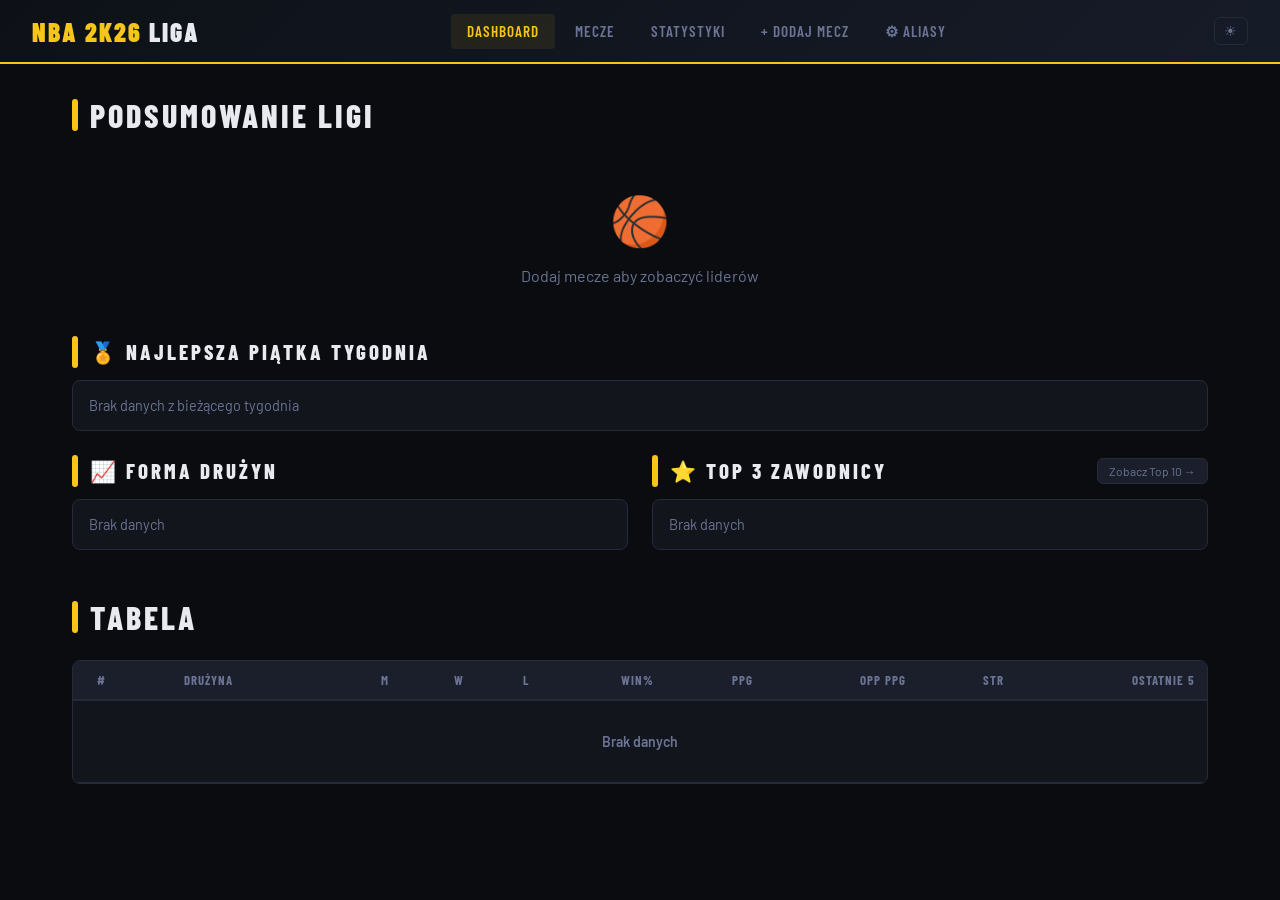
<file: inddssssssssex.html>
<!DOCTYPE html><!-- v1772545680 -->
<html lang="pl">
<head>
<meta charset="UTF-8">
<meta name="viewport" content="width=device-width, initial-scale=1.0">
<title>NBA 2K26 Liga</title>
<link href="https://fonts.googleapis.com/css2?family=Barlow+Condensed:wght@400;600;700;800;900&family=Barlow:wght@400;500;600&display=swap" rel="stylesheet">
<style>
  :root {
    --bg: #0a0c10;
    --surface: #12151c;
    --surface2: #1a1f2b;
    --border: #252b3a;
    --accent: #f5c518;
    --accent2: #e8453c;
    --text: #e8eaf0;
    --muted: #6b7494;
    --win: #2ecc71;
    --loss: #e8453c;
    --grade-a: #f5c518;
    --grade-b: #4fc3f7;
    --grade-c: #ff8a65;
  }
  * { box-sizing: border-box; margin: 0; padding: 0; }
  body {
    background: var(--bg);
    color: var(--text);
    font-family: 'Barlow', sans-serif;
    min-height: 100vh;
  }

  /* HEADER */
  header {
    background: linear-gradient(135deg, #0d1117 0%, #161b28 100%);
    border-bottom: 2px solid var(--accent);
    padding: 0 2rem;
    display: flex;
    align-items: center;
    justify-content: space-between;
    height: 64px;
    position: sticky;
    top: 0;
    z-index: 100;
  }
  .logo {
    font-family: 'Barlow Condensed', sans-serif;
    font-weight: 900;
    font-size: 1.6rem;
    letter-spacing: 2px;
    color: var(--accent);
    text-transform: uppercase;
  }
  .logo span { color: var(--text); }
  nav { display: flex; gap: 0.25rem; }
  nav button {
    background: none;
    border: none;
    color: var(--muted);
    font-family: 'Barlow Condensed', sans-serif;
    font-weight: 600;
    font-size: 0.95rem;
    letter-spacing: 1px;
    text-transform: uppercase;
    padding: 0.5rem 1rem;
    cursor: pointer;
    border-radius: 4px;
    transition: all 0.2s;
  }
  nav button:hover, nav button.active {
    color: var(--accent);
    background: rgba(245,197,24,0.08);
  }

  /* MAIN */
  main { max-width: 1200px; margin: 0 auto; padding: 2rem; }

  /* VIEWS */
  .view { display: none; }
  .view.active { display: block; animation: fadeIn 0.3s ease; }
  @keyframes fadeIn { from { opacity:0; transform:translateY(8px); } to { opacity:1; transform:translateY(0); } }

  /* SECTION TITLE */
  .section-title {
    font-family: 'Barlow Condensed', sans-serif;
    font-weight: 800;
    font-size: 2rem;
    letter-spacing: 3px;
    text-transform: uppercase;
    color: var(--text);
    margin-bottom: 1.5rem;
    display: flex;
    align-items: center;
    gap: 0.75rem;
  }
  .section-title::before {
    content: '';
    display: block;
    width: 6px;
    height: 2rem;
    background: var(--accent);
    border-radius: 3px;
  }

  /* CARDS */
  .card {
    background: var(--surface);
    border: 1px solid var(--border);
    border-radius: 8px;
    padding: 1.5rem;
    margin-bottom: 1.5rem;
  }

  /* UPLOAD ZONE */
  .upload-zone {
    border: 2px dashed var(--border);
    border-radius: 12px;
    padding: 3rem 2rem;
    text-align: center;
    cursor: pointer;
    transition: all 0.3s;
    background: var(--surface);
    position: relative;
  }
  .upload-zone:hover, .upload-zone.dragover {
    border-color: var(--accent);
    background: rgba(245,197,24,0.04);
  }
  .upload-zone input { position: absolute; inset: 0; opacity: 0; cursor: pointer; width: 100%; height: 100%; }
  .upload-icon { font-size: 3rem; margin-bottom: 0.75rem; }
  .upload-zone h3 {
    font-family: 'Barlow Condensed', sans-serif;
    font-size: 1.3rem;
    font-weight: 700;
    letter-spacing: 1px;
    color: var(--text);
    margin-bottom: 0.5rem;
  }
  .upload-zone p { color: var(--muted); font-size: 0.9rem; }

  /* FORM ELEMENTS */
  label { display: block; font-size: 0.8rem; font-weight: 600; letter-spacing: 1px; text-transform: uppercase; color: var(--muted); margin-bottom: 0.4rem; margin-top: 1rem; }
  input, select, textarea {
    width: 100%;
    background: var(--surface2);
    border: 1px solid var(--border);
    border-radius: 6px;
    color: var(--text);
    font-family: 'Barlow', sans-serif;
    font-size: 0.95rem;
    padding: 0.6rem 0.9rem;
    outline: none;
    transition: border-color 0.2s;
  }
  input:focus, select:focus { border-color: var(--accent); }
  select option { background: var(--surface2); }

  /* BUTTONS */
  .btn {
    font-family: 'Barlow Condensed', sans-serif;
    font-weight: 700;
    letter-spacing: 1.5px;
    text-transform: uppercase;
    font-size: 0.95rem;
    padding: 0.7rem 1.5rem;
    border: none;
    border-radius: 6px;
    cursor: pointer;
    transition: all 0.2s;
    display: inline-flex;
    align-items: center;
    gap: 0.5rem;
  }
  .btn-primary { background: var(--accent); color: #000; }
  .btn-primary:hover { background: #ffd600; transform: translateY(-1px); }
  .btn-danger { background: var(--accent2); color: #fff; }
  .btn-danger:hover { background: #ff5c54; }
  .btn-ghost { background: transparent; color: var(--muted); border: 1px solid var(--border); }
  .btn-ghost:hover { border-color: var(--accent); color: var(--accent); }
  .btn:disabled { opacity: 0.4; cursor: not-allowed; transform: none !important; }
  .btn-row { display: flex; gap: 0.75rem; margin-top: 1.25rem; flex-wrap: wrap; }

  /* SPINNER */
  @keyframes spin { to { transform: rotate(360deg); } }
  .spinner { width: 18px; height: 18px; border: 2px solid rgba(0,0,0,0.3); border-top-color: #000; border-radius: 50%; animation: spin 0.7s linear infinite; }

  /* STATUS */
  .status-box {
    border-radius: 8px;
    padding: 1rem 1.25rem;
    font-size: 0.9rem;
    margin-top: 1rem;
    display: none;
  }
  .status-box.show { display: block; }
  .status-box.info { background: rgba(79,195,247,0.1); border: 1px solid rgba(79,195,247,0.3); color: #4fc3f7; }
  .status-box.success { background: rgba(46,204,113,0.1); border: 1px solid rgba(46,204,113,0.3); color: var(--win); }
  .status-box.error { background: rgba(232,69,60,0.1); border: 1px solid rgba(232,69,60,0.3); color: var(--loss); }

  /* PREVIEW */
  #screenshot-preview { max-width: 100%; border-radius: 8px; margin-top: 1rem; display: none; border: 1px solid var(--border); }

  /* MATCH LIST */
  .matches-grid { display: flex; flex-direction: column; gap: 1rem; }
  .match-card {
    background: var(--surface);
    border: 1px solid var(--border);
    border-radius: 10px;
    padding: 1.25rem 1.5rem;
    display: grid;
    grid-template-columns: 1fr auto 1fr;
    align-items: center;
    gap: 1.5rem;
    transition: border-color 0.2s;
    cursor: pointer;
  }
  .match-card:hover { border-color: var(--accent); }
  .team-side { display: flex; flex-direction: column; gap: 0.25rem; }
  .team-side.right { text-align: right; }
  .team-name {
    font-family: 'Barlow Condensed', sans-serif;
    font-weight: 700;
    font-size: 1.15rem;
    letter-spacing: 1px;
    text-transform: uppercase;
  }
  .team-score {
    font-family: 'Barlow Condensed', sans-serif;
    font-weight: 900;
    font-size: 2.5rem;
    line-height: 1;
    color: var(--text);
  }
  .team-score.winner { color: var(--accent); }
  .match-meta { text-align: center; }
  .match-date { color: var(--muted); font-size: 0.8rem; letter-spacing: 0.5px; }
  .vs-badge {
    background: var(--surface2);
    border: 1px solid var(--border);
    border-radius: 50%;
    width: 40px; height: 40px;
    display: flex; align-items: center; justify-content: center;
    font-family: 'Barlow Condensed', sans-serif;
    font-weight: 800;
    font-size: 0.85rem;
    color: var(--muted);
    margin: 0.5rem auto;
  }

  /* STATS TABLE */
  .stats-table-wrap { overflow-x: auto; }
  table {
    width: 100%;
    border-collapse: collapse;
    font-size: 0.88rem;
  }
  thead tr {
    background: var(--surface2);
    border-bottom: 2px solid var(--border);
  }
  th {
    font-family: 'Barlow Condensed', sans-serif;
    font-weight: 700;
    font-size: 0.8rem;
    letter-spacing: 1px;
    text-transform: uppercase;
    color: var(--muted);
    padding: 0.7rem 0.75rem;
    text-align: right;
    white-space: nowrap;
  }
  th:first-child { text-align: left; }
  td {
    padding: 0.6rem 0.75rem;
    text-align: right;
    border-bottom: 1px solid var(--border);
    white-space: nowrap;
  }
  td:first-child { text-align: left; font-weight: 600; }
  tr:hover td { background: rgba(255,255,255,0.02); }
  #stats-body tr { cursor: pointer; }
  #stats-body tr:hover td { background: rgba(245,197,24,0.04); }
  .player-name { display: flex; align-items: center; gap: 0.5rem; }

  /* GRADE BADGE */
  .grade {
    font-family: 'Barlow Condensed', sans-serif;
    font-weight: 800;
    font-size: 0.95rem;
    padding: 0.15rem 0.5rem;
    border-radius: 4px;
    display: inline-block;
  }
  .grade-A, .grade-Ap { background: rgba(245,197,24,0.15); color: var(--grade-a); }
  .grade-B, .grade-Bp, .grade-Bm { background: rgba(79,195,247,0.15); color: var(--grade-b); }
  .grade-C, .grade-Cp, .grade-Cm { background: rgba(255,138,101,0.15); color: var(--grade-c); }
  .grade-Am { background: rgba(245,197,24,0.12); color: var(--grade-a); }

  /* STANDINGS */
  .standings-table td:first-child { font-weight: 700; }
  .rank-num {
    font-family: 'Barlow Condensed', sans-serif;
    font-weight: 900;
    font-size: 1.1rem;
    color: var(--muted);
    width: 2rem;
  }
  .rank-1 { color: var(--accent); }
  .rank-2 { color: #ccc; }
  .rank-3 { color: #cd7f32; }

  /* MODAL */
  .modal-overlay {
    position: fixed;
    inset: 0;
    background: rgba(0,0,0,0.85);
    z-index: 200;
    display: none;
    align-items: center;
    justify-content: center;
    padding: 1rem;
  }
  .modal-overlay.open { display: flex; }
  .modal {
    background: var(--surface);
    border: 1px solid var(--border);
    border-radius: 12px;
    max-width: 900px;
    width: 100%;
    max-height: 90vh;
    overflow-y: auto;
    padding: 2rem;
    position: relative;
  }
  .modal-close {
    position: absolute;
    top: 1rem; right: 1rem;
    background: none;
    border: none;
    color: var(--muted);
    font-size: 1.5rem;
    cursor: pointer;
    line-height: 1;
  }
  .modal-close:hover { color: var(--text); }

  /* TEAM HEADER IN MODAL */
  .modal-score-row {
    display: flex;
    align-items: center;
    justify-content: space-between;
    margin-bottom: 1.5rem;
    padding-bottom: 1.5rem;
    border-bottom: 1px solid var(--border);
  }
  .modal-team { font-family: 'Barlow Condensed', sans-serif; font-weight: 800; font-size: 1.5rem; text-transform: uppercase; letter-spacing: 2px; }
  .modal-score-big { font-family: 'Barlow Condensed', sans-serif; font-weight: 900; font-size: 3rem; color: var(--accent); }

  /* QUARTER ROW */
  .quarters { display: flex; gap: 0.5rem; margin-top: 0.25rem; }
  .q-box { background: var(--surface2); border-radius: 4px; padding: 0.2rem 0.5rem; font-size: 0.75rem; color: var(--muted); font-weight: 600; }

  /* TABS */
  .tabs { display: flex; gap: 0.25rem; margin-bottom: 1.5rem; border-bottom: 1px solid var(--border); }
  .tab-btn {
    background: none; border: none;
    font-family: 'Barlow Condensed', sans-serif;
    font-weight: 700; font-size: 0.9rem;
    letter-spacing: 1px; text-transform: uppercase;
    color: var(--muted); padding: 0.6rem 1rem;
    cursor: pointer; border-bottom: 2px solid transparent;
    margin-bottom: -1px; transition: all 0.2s;
  }
  .tab-btn:hover { color: var(--text); }
  .tab-btn.active { color: var(--accent); border-bottom-color: var(--accent); }
  .tab-content { display: none; }
  .tab-content.active { display: block; }

  /* FILTERS */
  .filters { display: flex; gap: 0.75rem; flex-wrap: wrap; margin-bottom: 1.25rem; align-items: flex-end; }
  .filters > div { flex: 1; min-width: 150px; }
  .filters label { margin-top: 0; }

  /* SORT ICONS */
  .sort-icon { font-size: 0.7rem; color: var(--accent); margin-left: 2px; }
  #stats-thead th:hover { color: var(--text) !important; background: rgba(255,255,255,0.03); }
  #stats-thead th { transition: color 0.15s, background 0.15s; }

  /* LEADER CARD */
  .leaders-grid { display: grid; grid-template-columns: repeat(auto-fill, minmax(200px, 1fr)); gap: 1rem; }
  .leader-card {
    background: var(--surface2);
    border: 1px solid var(--border);
    border-radius: 8px;
    padding: 1rem;
    text-align: center;
  }
  .leader-stat-name { font-size: 0.75rem; font-weight: 600; letter-spacing: 1px; text-transform: uppercase; color: var(--muted); margin-bottom: 0.5rem; }
  .leader-value { font-family: 'Barlow Condensed', sans-serif; font-weight: 900; font-size: 2rem; color: var(--accent); }
  .leader-player { font-weight: 600; font-size: 0.9rem; margin-top: 0.25rem; }
  .leader-team { font-size: 0.75rem; color: var(--muted); }

  /* EMPTY STATE */
  .empty {
    text-align: center;
    padding: 4rem 2rem;
    color: var(--muted);
  }
  .empty .icon { font-size: 3rem; margin-bottom: 1rem; }
  .empty h3 { font-family: 'Barlow Condensed', sans-serif; font-size: 1.4rem; font-weight: 700; letter-spacing: 1px; color: var(--text); margin-bottom: 0.5rem; }

  /* SCROLLBAR */
  ::-webkit-scrollbar { width: 6px; height: 6px; }
  ::-webkit-scrollbar-track { background: var(--bg); }
  ::-webkit-scrollbar-thumb { background: var(--border); border-radius: 3px; }

  /* ── TABLET ── */
  @media (max-width: 900px) {
    .leaders-grid { grid-template-columns: repeat(3, 1fr); }
    .filters { flex-direction: column; }
  }

  /* ── MOBILE ── */
  @media (max-width: 640px) {
    /* Header */
    header {
      height: auto;
      padding: 0.6rem 1rem;
      flex-wrap: wrap;
      gap: 0.5rem;
    }
    .logo { font-size: 1.2rem; }
    nav {
      width: 100%;
      overflow-x: auto;
      -webkit-overflow-scrolling: touch;
      scrollbar-width: none;
      gap: 0;
      padding-bottom: 2px;
    }
    nav::-webkit-scrollbar { display: none; }
    nav button {
      font-size: 0.75rem;
      padding: 0.4rem 0.65rem;
      white-space: nowrap;
    }
    #logout-btn, #baza-btn { font-size: 0.7rem; padding: 0.3rem 0.6rem; }

    /* Main */
    main { padding: 0.75rem; }
    .section-title { font-size: 1.4rem; }
    .card { padding: 1rem; }

    /* Match cards */
    .match-card {
      grid-template-columns: 1fr auto 1fr;
      gap: 0.5rem;
      padding: 0.85rem 0.75rem;
    }
    .team-name { font-size: 0.85rem; }
    .team-score { font-size: 1.8rem; }
    .q-box { font-size: 0.65rem; padding: 0.15rem 0.35rem; }
    .vs-badge { width: 32px; height: 32px; font-size: 0.75rem; }
    .match-date { font-size: 0.7rem; }

    /* Modal */
    .modal { padding: 1.25rem; }
    .modal-score-row {
      flex-direction: column;
      gap: 0.75rem;
      align-items: flex-start;
    }
    .modal-score-row > div:last-child { text-align: left !important; }
    .modal-team { font-size: 1.1rem; }
    .modal-score-big { font-size: 2rem; }

    /* Stats table - make scrollable */
    .stats-table-wrap { overflow-x: auto; -webkit-overflow-scrolling: touch; }
    table { min-width: 600px; }
    th, td { padding: 0.5rem 0.5rem; font-size: 0.78rem; }

    /* Leaders grid */
    .leaders-grid { grid-template-columns: repeat(2, 1fr); gap: 0.75rem; }
    .leader-value { font-size: 1.6rem; }
    .leader-card { padding: 0.75rem; }

    /* Standings table */
    #standings-body td, #standings-body th { white-space: nowrap; }

    /* Filters */
    .filters { flex-direction: column; gap: 0.5rem; }
    .filters > div { min-width: unset; }

    /* Upload zone */
    .upload-zone { padding: 2rem 1rem; }
    .upload-icon { font-size: 2rem; }
    .upload-zone h3 { font-size: 1rem; }

    /* Buttons */
    .btn { font-size: 0.85rem; padding: 0.6rem 1rem; }
    .btn-row { flex-direction: column; }
    .btn-row .btn { width: 100%; justify-content: center; }

    /* Setup box */
    .setup-box { padding: 1.5rem 1.25rem; }
    .setup-title { font-size: 1.3rem; }

    /* Parsed preview - stack teams vertically */
    #parsed-match-preview > div { grid-template-columns: 1fr !important; }

    /* Tabs */
    .tabs { overflow-x: auto; }
    .tab-btn { font-size: 0.8rem; padding: 0.5rem 0.75rem; white-space: nowrap; }

    /* Quarter boxes in modal */
    .quarters { flex-wrap: wrap; gap: 0.25rem; }
  }

  @media (max-width: 380px) {
    .match-card { grid-template-columns: 1fr; text-align: center; }
    .team-side.right { text-align: center; }
    .team-side.right .quarters { justify-content: center; }
    .leaders-grid { grid-template-columns: 1fr 1fr; }
  }

  /* LOGIN MODAL */
  .login-box {
    background: var(--surface);
    border: 1px solid var(--border);
    border-radius: 16px;
    padding: 2.5rem 2rem;
    width: 100%; max-width: 380px;
    text-align: center;
  }
  .login-logo {
    font-family: 'Barlow Condensed', sans-serif;
    font-weight: 900; font-size: 2rem;
    letter-spacing: 3px; color: var(--accent);
    text-transform: uppercase; margin-bottom: 0.25rem;
  }
  .login-sub { color: var(--muted); font-size: 0.9rem; margin-bottom: 2rem; }
  .login-box input {
    text-align: center; font-size: 1.1rem;
    letter-spacing: 4px; margin-bottom: 1rem;
  }
  .login-error { color: var(--loss); font-size: 0.85rem; margin-top: 0.5rem; min-height: 1.2rem; }
  @keyframes shake {
    0%,100%{transform:translateX(0)} 20%,60%{transform:translateX(-8px)} 40%,80%{transform:translateX(8px)}
  }
  .shake { animation: shake 0.4s ease; }

  /* TOAST */
  .toast {
    position: fixed; bottom: 2rem; left: 50%; transform: translateX(-50%) translateY(100px);
    background: var(--surface2); border: 1px solid var(--border);
    color: var(--text); padding: 0.75rem 1.5rem; border-radius: 8px;
    font-weight: 600; font-size: 0.9rem; z-index: 9999;
    transition: transform 0.3s ease; white-space: nowrap;
    box-shadow: 0 8px 32px rgba(0,0,0,0.4);
  }
  .toast.show { transform: translateX(-50%) translateY(0); }
  .toast-success { border-color: var(--win); color: var(--win); }
  .toast-error { border-color: var(--loss); color: var(--loss); }

  /* GLOBAL LOADER */
  #global-loader {
    position: fixed; inset: 0; z-index: 8000;
    background: rgba(10,12,16,0.85);
    display: none; align-items: center; justify-content: center;
    flex-direction: column; gap: 1rem;
  }
  .loader-spinner { width: 48px; height: 48px; border: 3px solid var(--border); border-top-color: var(--accent); border-radius: 50%; animation: spin 0.8s linear infinite; }
  .loader-text { font-family: 'Barlow Condensed', sans-serif; font-weight: 700; letter-spacing: 2px; color: var(--muted); font-size: 0.9rem; text-transform: uppercase; }

  /* SETUP MODAL */
  .setup-box {
    background: var(--surface);
    border: 1px solid var(--accent);
    border-radius: 16px;
    padding: 2.5rem 2rem;
    width: 100%; max-width: 480px;
  }
  .setup-title { font-family: 'Barlow Condensed', sans-serif; font-weight: 900; font-size: 1.6rem; letter-spacing: 2px; text-transform: uppercase; margin-bottom: 0.25rem; }
  .setup-sub { color: var(--muted); font-size: 0.88rem; margin-bottom: 1.5rem; line-height: 1.5; }
  .step-badge { display: inline-block; background: var(--accent); color: #000; font-family: 'Barlow Condensed', sans-serif; font-weight: 800; font-size: 0.75rem; padding: 0.1rem 0.5rem; border-radius: 3px; margin-right: 0.4rem; letter-spacing: 1px; }


  .hot{display:inline-block;font-size:.65rem;background:#ff6b35;color:#fff;border-radius:4px;padding:1px 5px;margin-left:5px;font-weight:700;vertical-align:middle;animation:hpulse 1.5s infinite}
  @keyframes hpulse{0%,100%{opacity:1}50%{opacity:.65}}
  .l5{display:flex;gap:3px;justify-content:center}
  .l5w,.l5l,.l5e{width:14px;height:14px;border-radius:3px;display:inline-block}
  .l5w{background:var(--win)} .l5l{background:var(--loss)} .l5e{background:var(--border)}
  .ppgrow{display:flex;align-items:center;gap:.75rem;margin-bottom:.55rem}
  .ppglbl{width:155px;font-weight:600;font-size:.88rem;text-align:right;white-space:nowrap;overflow:hidden;text-overflow:ellipsis}
  .ppgtrack{flex:1;background:var(--surface2);border-radius:4px;height:24px;overflow:hidden}
  .ppgfill{height:100%;background:linear-gradient(90deg,var(--accent),#d4a800);border-radius:4px;display:flex;align-items:center;padding-left:8px}
  .ppgval{font-family:'Barlow Condensed',sans-serif;font-weight:700;font-size:.9rem;color:#000}
  .cbrow{display:flex;gap:1.5rem;flex-wrap:wrap;padding:.75rem 1rem;background:var(--surface2);border:1px solid var(--border);border-radius:8px;margin-bottom:1.25rem}
  .cbi{text-align:center} .cbil{font-size:.7rem;color:var(--muted);text-transform:uppercase;letter-spacing:1px}
  .cbiv{font-family:'Barlow Condensed',sans-serif;font-weight:900;font-size:1.3rem;color:var(--text)}
  .h2hbar{height:8px;border-radius:4px;overflow:hidden;margin:.4rem 0;display:flex}
  .h2hl{background:var(--accent)} .h2hr{background:var(--accent2)}
  .cmprow{display:flex;align-items:center;border-bottom:1px solid var(--border);padding:.45rem 0}
  .cmplbl{width:55px;font-size:.72rem;color:var(--muted);text-transform:uppercase;letter-spacing:1px;text-align:center}
  .cmpval{flex:1;text-align:center;font-family:'Barlow Condensed',sans-serif;font-weight:700;font-size:1.35rem}
  .cmpbetter{color:var(--accent)} .cmpworse{color:var(--muted)}

  .season-badge{display:inline-block;font-size:.7rem;background:var(--accent);color:#000;border-radius:4px;padding:1px 7px;font-weight:700;letter-spacing:1px;text-transform:uppercase;vertical-align:middle;margin-left:6px}
  .season-item{display:flex;align-items:center;justify-content:space-between;padding:.75rem 1rem;background:var(--surface2);border:1px solid var(--border);border-radius:8px;margin-bottom:.5rem}
  .season-item.active-season{border-color:var(--accent)}
  .season-modal-btn{background:none;border:1px solid var(--border);color:var(--muted);border-radius:6px;padding:.3rem .7rem;cursor:pointer;font-size:.8rem;font-family:inherit}
  .season-modal-btn:hover{border-color:var(--accent);color:var(--accent)}
  .season-modal-btn.danger:hover{border-color:var(--loss);color:var(--loss)}

  .form-row{display:flex;align-items:center;justify-content:space-between;padding:.5rem 0;border-bottom:1px solid var(--border)}
  .form-row:last-child{border-bottom:none}
  .form-name{font-weight:600;font-size:.9rem;min-width:130px}
  .form-dots{display:flex;gap:4px}
  .fd-w{width:18px;height:18px;border-radius:4px;background:var(--win);display:inline-block;flex-shrink:0}
  .fd-l{width:18px;height:18px;border-radius:4px;background:var(--loss);display:inline-block;flex-shrink:0}
  .fd-e{width:18px;height:18px;border-radius:4px;background:var(--border);display:inline-block;flex-shrink:0}
  .top3-row{display:flex;align-items:center;gap:.75rem;padding:.6rem 0;border-bottom:1px solid var(--border)}
  .top3-row:last-child{border-bottom:none}
  .top3-rank{font-family:'Barlow Condensed',sans-serif;font-weight:900;font-size:1.4rem;width:28px;text-align:center}
  .top3-rank-1{color:var(--accent)}
  .top3-rank-2{color:#ccc}
  .top3-rank-3{color:#cd7f32}
  .top3-info{flex:1}
  .top3-name{font-weight:700;font-size:.95rem}
  .top3-team{font-size:.75rem;color:var(--muted)}
  .top3-grade{font-family:'Barlow Condensed',sans-serif;font-weight:900;font-size:1.4rem}
  @media(max-width:640px){#dashboard-extras{grid-template-columns:1fr}}

  .tow-grid{display:flex;gap:1rem;flex-wrap:wrap}
  .tow-card{flex:1;min-width:130px;background:var(--surface2);border:1px solid var(--border);border-radius:10px;padding:.9rem;text-align:center;cursor:pointer;transition:border-color .2s}
  .tow-card:hover{border-color:var(--accent)}
  .tow-pos{font-family:'Barlow Condensed',sans-serif;font-weight:900;font-size:.8rem;letter-spacing:2px;color:var(--accent);margin-bottom:.3rem}
  .tow-name{font-weight:700;font-size:.95rem;margin-bottom:.2rem}
  .tow-team{font-size:.72rem;color:var(--muted);margin-bottom:.4rem}
  .tow-score{font-family:'Barlow Condensed',sans-serif;font-weight:900;font-size:1.1rem}
  .tow-stats{font-size:.72rem;color:var(--muted);margin-top:.3rem}

  .streak-w{color:var(--win);font-weight:700;font-size:.78rem}
  .streak-l{color:var(--loss);font-weight:700;font-size:.78rem}
  body.light{--bg:#f0f2f5;--surface:#fff;--surface2:#e8eaed;--border:#d1d5db;--text:#111827;--muted:#6b7280;--accent:#c9a800;--win:#16a34a;--loss:#dc2626}
  body.light .nav{background:#fff;border-bottom:1px solid #d1d5db}
  body.light .card{background:#fff}
  body.light .modal{background:#fff}
  body.light .leader-card{background:#fff}
  .theme-toggle{background:none;border:1px solid var(--border);color:var(--muted);border-radius:6px;padding:.3rem .6rem;cursor:pointer;font-size:.9rem}
  .theme-toggle:hover{border-color:var(--accent);color:var(--accent)}
  .pcard-wrap{background:linear-gradient(135deg,#1a1a2e,#16213e 50%,#0f3460);border-radius:16px;padding:1.5rem;color:#fff;font-family:'Barlow Condensed',sans-serif;width:340px;position:relative;overflow:hidden}
  .pcard-pos{font-size:.7rem;letter-spacing:3px;font-weight:700;color:rgba(245,197,24,.8);margin-bottom:.2rem}
  .pcard-name{font-size:1.8rem;font-weight:900;letter-spacing:2px;text-transform:uppercase;line-height:1.1;margin-bottom:.15rem}
  .pcard-team{font-size:.85rem;color:rgba(255,255,255,.6);margin-bottom:1rem}
  .pcard-stats{display:grid;grid-template-columns:repeat(3,1fr);gap:.5rem;margin-top:1rem}
  .pcard-stat{text-align:center;background:rgba(255,255,255,.07);border-radius:8px;padding:.5rem .3rem}
  .pcard-sv{font-size:1.3rem;font-weight:900;color:#fff}
  .pcard-sl{font-size:.6rem;letter-spacing:1px;color:rgba(255,255,255,.5);text-transform:uppercase}
  .pcard-gp{font-size:.75rem;color:rgba(255,255,255,.4);margin-top:.75rem;text-align:right}
  .rivalry-pair{display:flex;align-items:center;gap:.75rem;padding:.6rem 0;border-bottom:1px solid var(--border)}
  .rivalry-pair:last-child{border-bottom:none}
  .rivalry-teams{flex:1;font-weight:600;font-size:.9rem}
  .rivalry-bar{width:120px;height:8px;border-radius:4px;background:var(--surface2);overflow:hidden}
  .rivalry-fill{height:100%;background:linear-gradient(90deg,var(--accent),#e05c2a);border-radius:4px}
  .rivalry-count{font-size:.8rem;color:var(--muted);min-width:30px;text-align:right}
</style>
</head>
<body>

<!-- GLOBAL LOADER -->
<div id="global-loader" style="display:none">
  <div class="loader-spinner"></div>
  <div class="loader-text">Ładowanie danych...</div>
</div>

<!-- TOAST -->
<div class="toast" id="toast"></div>

<!-- SETUP MODAL (first run) -->
<div class="modal-overlay" id="setup-modal" style="display:none">
  <div class="setup-box">
    <div class="setup-title">🏀 Konfiguracja</div>
    <div class="setup-sub">Aby dane meczów były dostępne dla wszystkich, podłącz bazę danych JSONBin.io.<br>Dane zostaną zapisane tylko w Twojej przeglądarce.</div>

    <div style="background:var(--surface2);border-radius:8px;padding:1rem;margin-bottom:1.25rem;font-size:0.85rem;line-height:1.7;color:var(--muted)">
      <div><span class="step-badge">1</span> Wejdź na <strong style="color:var(--text)">jsonbin.io</strong> i załóż darmowe konto</div>
      <div><span class="step-badge">2</span> Kliknij <strong style="color:var(--text)">API Keys</strong> → skopiuj <strong style="color:var(--text)">Master Key</strong></div>
      <div><span class="step-badge">3</span> Kliknij <strong style="color:var(--text)">Bins → New Bin</strong>, wklej <code style="color:var(--accent)">{"matches":[],"aliases":{}}</code> i zapisz</div>
      <div><span class="step-badge">4</span> Skopiuj <strong style="color:var(--text)">Bin ID</strong> z URL</div>
    </div>

    <label>Master Key <span style="color:var(--muted);font-weight:400">(tylko w Twojej przeglądarce)</span></label>
    <input type="password" id="setup-key" placeholder="$2b$10$...">

    <label style="margin-top:0.75rem">Bin ID</label>
    <input type="text" id="setup-bin" placeholder="np. 64f3a1b2c3d4e5f6a7b8c9d0">

    <div style="border-top:1px solid var(--border);margin:1.25rem 0"></div>
    <div style="background:var(--surface2);border-radius:8px;padding:0.75rem 1rem;margin-bottom:1rem;font-size:0.85rem;color:var(--muted);line-height:1.6">
      <span class="step-badge">5</span> Wejdź na <strong style="color:var(--text)">console.anthropic.com</strong> → <strong style="color:var(--text)">API Keys</strong> → utwórz nowy klucz
    </div>
    <label>Anthropic API Key <span style="color:var(--muted);font-weight:400">(tylko w Twojej przeglądarce)</span></label>
    <input type="password" id="setup-anthropic" placeholder="sk-ant-...">

    <div id="setup-error" style="color:var(--loss);font-size:0.85rem;margin-top:0.75rem;min-height:1.2rem"></div>

    <button class="btn btn-primary" style="width:100%;justify-content:center;margin-top:1rem" onclick="saveSetup()">
      <span id="setup-btn-text">✅ Zapisz i połącz</span>
    </button>
  </div>
</div>



<header>
  <div class="logo">NBA 2K26 <span>Liga</span></div>
  <nav>
    <button class="active" onclick="showView('dashboard')">Dashboard</button>
    <button onclick="showView('matches')">Mecze</button>
    <button onclick="showView('stats')">Statystyki</button>
    <button onclick="showView('add-match')">+ Dodaj Mecz</button>
    <button onclick="showView('aliases')">⚙ Aliasy</button>
  </nav>
  <div style="display:flex;gap:0.5rem;align-items:center">
    <button id="logout-btn" class="btn btn-ghost" onclick="logout()" style="display:none;font-size:0.8rem;padding:0.35rem 0.8rem">🔓 Wyloguj</button>
    <button id="baza-btn" class="btn btn-ghost" onclick="openSetupModal()" style="display:none;font-size:0.8rem;padding:0.35rem 0.8rem" title="Zmień konfigurację bazy danych">⚙ Baza</button>
    <button id="season-btn" class="btn btn-ghost" onclick="openSeasonModal()" style="display:none;font-size:0.8rem;padding:0.35rem 0.8rem">🏆 Sezony</button>
    <button class="theme-toggle" id="theme-btn" onclick="toggleTheme()" title="Zmien motyw">&#9728;</button>
  </div>
</header>

<main>

  <!-- DASHBOARD -->
  <div id="view-dashboard" class="view active">
    <div class="section-title">Podsumowanie Ligi</div>
    <div class="leaders-grid" id="leaders-grid">
      <div class="empty" style="grid-column:1/-1;padding:2rem"><div class="icon">🏀</div><p>Dodaj mecze aby zobaczyć liderów</p></div>
    </div>
    <br>
    <div style="margin-bottom:1.5rem">
      <div class="section-title" style="font-size:1.3rem;margin-bottom:.75rem">🏅 Najlepsza Piątka Tygodnia</div>
      <div class="card" style="padding:1rem" id="team-of-week-wrap"><div style="color:var(--muted);font-size:.9rem">Brak danych z bieżącego tygodnia</div></div>
    </div>
    <div style="display:grid;grid-template-columns:1fr 1fr;gap:1.5rem;margin-bottom:1.5rem" id="dashboard-extras">
      <div>
        <div class="section-title" style="font-size:1.3rem;margin-bottom:.75rem">📈 Forma Drużyn</div>
        <div class="card" style="padding:1rem" id="team-form-wrap"><div style="color:var(--muted);font-size:.9rem">Brak danych</div></div>
      </div>
      <div>
        <div style="display:flex;align-items:center;justify-content:space-between;margin-bottom:.75rem"><div class="section-title" style="font-size:1.3rem;margin-bottom:0">⭐ Top 3 Zawodnicy</div><button onclick="openTop10Modal(currentSeasonId, seasons.find(s=>s.id===currentSeasonId)?.name||'Aktywny sezon')" style="font-size:.75rem;background:var(--surface2);border:1px solid var(--border);color:var(--muted);padding:.3rem .7rem;border-radius:6px;cursor:pointer;font-family:inherit">Zobacz Top 10 →</button></div>
        <div class="card" style="padding:1rem" id="top3-wrap"><div style="color:var(--muted);font-size:.9rem">Brak danych</div></div>
      </div>
    </div>
    <div class="section-title">Tabela</div>
    <div class="card" style="padding:0;overflow:hidden">
      <div class="stats-table-wrap">
        <table style="min-width:500px">
          <thead><tr>
            <th style="text-align:left; padding-left:1.5rem">#</th>
            <th style="text-align:left">Drużyna</th>
            <th>M</th><th>W</th><th>L</th><th>WIN%</th><th>PPG</th><th>OPP PPG</th><th>STR</th><th>Ostatnie 5</th>
          </tr></thead>
          <tbody id="standings-body">
            <tr><td colspan="10" style="text-align:center;padding:2rem;color:var(--muted)">Brak danych</td></tr>
          </tbody>
        </table>
      </div>
    </div>
  </div>

  <!-- MATCHES -->
  <div id="view-matches" class="view">
    <div style="display:flex;align-items:center;justify-content:space-between;flex-wrap:wrap;gap:1rem;margin-bottom:1rem"><div class="section-title" style="margin-bottom:0">Wyniki Meczów</div><div style="display:flex;gap:.75rem;flex-wrap:wrap"><select id="mfs" onchange="renderMatches()" style="background:var(--surface2);border:1px solid var(--border);color:var(--text);padding:.4rem .75rem;border-radius:6px;font-family:inherit;font-size:.85rem"><option value="">Wszystkie sezony</option></select>
        <select id="mft" onchange="renderMatches()" style="background:var(--surface2);border:1px solid var(--border);color:var(--text);padding:.4rem .75rem;border-radius:6px;font-family:inherit;font-size:.85rem"><option value="">Wszystkie druzyny</option></select><select id="mfp" onchange="renderMatches()" style="background:var(--surface2);border:1px solid var(--border);color:var(--text);padding:.4rem .75rem;border-radius:6px;font-family:inherit;font-size:.85rem"><option value="">Wszyscy zawodnicy</option></select></div></div>
    <div class="matches-grid" id="matches-list">
      <div class="empty"><div class="icon">📋</div><h3>Brak meczów</h3><p>Dodaj pierwszy mecz klikając "+ Dodaj Mecz"</p></div>
    </div>
  </div>

  <!-- STATS -->
  <div id="view-stats" class="view">
    <div style="display:flex;align-items:center;justify-content:space-between;flex-wrap:wrap;gap:1rem;margin-bottom:1.5rem"><div class="section-title" style="margin-bottom:0">Statystyki Zawodników</div><button onclick="openComparatorModal()" style="background:var(--surface2);border:1px solid var(--border);color:var(--muted);padding:.5rem 1rem;border-radius:6px;font-size:.85rem;cursor:pointer;font-family:inherit">&#x26A1; Porównaj</button></div>
    <div class="filters">
      <div><label>Sezon</label><select id="filter-season-stats" onchange="renderStats()"><option value="">Wszystkie sezony</option></select></div>
      <div><label>Drużyna</label><select id="filter-team" onchange="renderStats()"><option value="">Wszystkie</option></select></div>
    </div>
    <div class="card" style="padding:0">
      <div class="stats-table-wrap">
        <table>
          <thead><tr id="stats-thead">
            <th style="text-align:left; padding-left:1rem; cursor:pointer; user-select:none" onclick="sortByCol('name')"><span>Zawodnik</span><span id="sort-icon-name" class="sort-icon"></span></th>
            <th style="text-align:left; cursor:pointer; user-select:none" onclick="sortByCol('team')"><span>Drużyna</span><span id="sort-icon-team" class="sort-icon"></span></th>
            <th style="cursor:pointer;user-select:none" onclick="sortByCol('pos')">POZ<span id="sort-icon-pos" class="sort-icon"></span></th>
            <th style="cursor:pointer;user-select:none" onclick="sortByCol('gp')">GP<span id="sort-icon-gp" class="sort-icon"></span></th>
            <th style="cursor:pointer;user-select:none" onclick="sortByCol('avggrade')">GRD<span id="sort-icon-avggrade" class="sort-icon"></span></th>
            <th style="cursor:pointer;user-select:none" onclick="sortByCol('pts')">PTS<span id="sort-icon-pts" class="sort-icon"></span></th>
            <th style="cursor:pointer;user-select:none" onclick="sortByCol('reb')">REB<span id="sort-icon-reb" class="sort-icon"></span></th>
            <th style="cursor:pointer;user-select:none" onclick="sortByCol('ast')">AST<span id="sort-icon-ast" class="sort-icon"></span></th>
            <th style="cursor:pointer;user-select:none" onclick="sortByCol('stl')">STL<span id="sort-icon-stl" class="sort-icon"></span></th>
            <th style="cursor:pointer;user-select:none" onclick="sortByCol('blk')">BLK<span id="sort-icon-blk" class="sort-icon"></span></th>
            <th style="cursor:pointer;user-select:none" onclick="sortByCol('to')">TO<span id="sort-icon-to" class="sort-icon"></span></th>
            <th style="cursor:pointer;user-select:none" onclick="sortByCol('fgpct')">FG%<span id="sort-icon-fgpct" class="sort-icon"></span></th>
            <th style="cursor:pointer;user-select:none" onclick="sortByCol('tppct')">3P%<span id="sort-icon-tppct" class="sort-icon"></span></th>
            <th style="cursor:pointer;user-select:none" onclick="sortByCol('ftpct')">FT%<span id="sort-icon-ftpct" class="sort-icon"></span></th>
          </tr></thead>
          <tbody id="stats-body">
            <tr><td colspan="12" style="text-align:center;padding:2rem;color:var(--muted)">Brak danych</td></tr>
          </tbody>
        </table>
      </div>
    </div>
  </div>

  <!-- ADD MATCH -->
  <div id="view-add-match" class="view">
    <div class="section-title">Dodaj Mecz</div>
    <div class="card">
      <p style="color:var(--muted);margin-bottom:1.5rem;font-size:0.95rem">Wgraj screenshot z ekranu Game Stats — AI automatycznie odczyta wszystkie statystyki.</p>

      <div class="upload-zone" id="upload-zone">
        <input type="file" accept="image/*" id="screenshot-input" onchange="handleFileSelect(this)">
        <div class="upload-icon">📸</div>
        <h3>Wgraj Screenshot z Meczu</h3>
        <p>Kliknij lub przeciągnij plik · PNG, JPG, WebP</p>
      </div>

      <img id="screenshot-preview" alt="Podgląd screenshota">

      <div style="display:grid;grid-template-columns:1fr 1fr;gap:1rem;margin-top:1.25rem">
        <div>
          <label>Data Meczu</label>
          <input type="date" id="match-date" value="">
        </div>
        <div>
          <label>Opcjonalna notatka</label>
          <input type="text" id="match-note" placeholder="np. Faza grupowa, runda 1...">
        </div>
      </div>

      <div class="btn-row">
        <button class="btn btn-primary" id="parse-btn" onclick="parseScreenshot()" disabled>
          <span id="parse-btn-text">🤖 Analizuj Screenshot</span>
        </button>
        <button class="btn btn-ghost" onclick="clearForm()">Wyczyść</button>
      </div>

      <div class="status-box" id="status-box"></div>
    </div>

    <!-- PARSED RESULT EDITOR -->
    <div id="parsed-result" style="display:none">
      <div class="section-title" style="margin-top:2rem">Sprawdź i Zapisz</div>
      <div class="card">
        <p style="color:var(--muted);font-size:0.9rem;margin-bottom:1.25rem">AI odczytał poniższe dane. Sprawdź, popraw jeśli trzeba, a następnie zapisz mecz.</p>
        <div id="parsed-match-preview"></div>
        <div class="btn-row">
          <button class="btn btn-primary" onclick="saveMatch()">✅ Zapisz Mecz</button>
          <button class="btn btn-ghost" onclick="document.getElementById('parsed-result').style.display='none'">Anuluj</button>
        </div>
      </div>
    </div>
  </div>


  <!-- ALIASES VIEW -->
  <div id="view-aliases" class="view">
    <div class="section-title">Korekty Nazw Zawodników</div>
    <div class="card">
      <p style="color:var(--muted);font-size:0.9rem;margin-bottom:1.5rem">Jeśli AI błędnie rozpoznaje nazwę zawodnika, dodaj tu korektę. Przy każdej nowej analizie screenshota błędna nazwa zostanie automatycznie zastąpiona poprawną.</p>
      <div style="display:grid;grid-template-columns:1fr 1fr auto;gap:0.75rem;align-items:end;margin-bottom:1rem">
        <div>
          <label>Błędna nazwa (jak AI rozpoznaje)</label>
          <input type="text" id="alias-wrong" placeholder="np. JoseiMatzura">
        </div>
        <div>
          <label>Poprawna nazwa</label>
          <input type="text" id="alias-correct" placeholder="np. JosefMatzura">
        </div>
        <button class="btn btn-primary" onclick="addAlias()">Dodaj</button>
      </div>
      <div id="aliases-list"></div>
      <div style="margin-top:1.5rem;padding-top:1.5rem;border-top:1px solid var(--border)">
        <div style="font-family:'Barlow Condensed',sans-serif;font-weight:700;font-size:1rem;letter-spacing:1px;margin-bottom:0.5rem">Zastosuj do zapisanych meczów</div>
        <p style="color:var(--muted);font-size:0.85rem;margin-bottom:0.75rem">Kliknij aby poprawić nazwy we wszystkich już zapisanych meczach według powyższych korekt.</p>
        <button class="btn btn-primary" onclick="applyAliasesToAllMatches()">🔧 Popraw wszystkie mecze</button>
        <span id="fix-result" style="margin-left:1rem;font-size:0.85rem;color:var(--win)"></span>
      </div>
    </div>
  </div>

</main>

<!-- MATCH DETAIL MODAL -->
<div class="modal-overlay" id="match-modal" onclick="if(event.target===this)closeModal()">
  <div class="modal">
    <button class="modal-close" onclick="closeModal()">✕</button>
    <div id="modal-content"></div>
  </div>
</div>

<script>
// ═══════════════════════════════════════════════════════════════
// DATA STORE
// ═══════════════════════════════════════════════════════════════
let matches = [];
let aliases = JSON.parse(localStorage.getItem('nba2k_aliases') || '{}'); // { "wrong": "correct" }
let seasons = [];
let currentSeasonId = null;
// Public read credentials (embedded for all visitors)
const PUBLIC_JB_KEY = '$2a$10$4PQ8y05G/YxgLAIC2nzIluA1wSN0X9pFkyieeRJHLX3Rjsg6t4YeS';
const PUBLIC_JB_BIN = '69a6c311ae596e708f5abaf8';

let jbKey = localStorage.getItem('nba2k_jb_key') || PUBLIC_JB_KEY;
let jbBin = localStorage.getItem('nba2k_jb_bin') || PUBLIC_JB_BIN;
let anthropicKey = localStorage.getItem('nba2k_anthropic_key') || '';
let pendingMatch = null;
let screenshotBase64 = null;
let screenshotMimeType = 'image/jpeg';

function addAlias() {
  const wrong = document.getElementById('alias-wrong').value.trim();
  const correct = document.getElementById('alias-correct').value.trim();
  if(!wrong || !correct) return;
  aliases[wrong] = correct;
  saveAliases();
  document.getElementById('alias-wrong').value = '';
  document.getElementById('alias-correct').value = '';
  renderAliases();
}

function removeAlias(wrong) {
  delete aliases[wrong];
  saveAliases();
  renderAliases();
}

function applyAliasesToAllMatches() {
  const changed = fixAllMatchesWithAliases();
  const el = document.getElementById('fix-result');
  if(changed > 0) {
    el.textContent = '✅ Poprawiono ' + changed + ' nazw!';
    renderStats();
  } else {
    el.textContent = 'Brak zmian do wprowadzenia.';
  }
  setTimeout(() => { if(el) el.textContent = ''; }, 3000);
}

function renderAliases() {
  const container = document.getElementById('aliases-list');
  if(!container) return;
  const entries = Object.entries(aliases);
  if(!entries.length) {
    container.innerHTML = '<p style="color:var(--muted);font-size:0.9rem;padding:1rem 0">Brak zdefiniowanych korekt.</p>';
    return;
  }
  container.innerHTML = `<table style="width:100%;border-collapse:collapse">
    <thead><tr>
      <th style="text-align:left;padding:0.6rem 0.75rem;font-size:0.75rem;letter-spacing:1px;color:var(--muted);text-transform:uppercase;border-bottom:1px solid var(--border)">Błędna nazwa</th>
      <th style="text-align:left;padding:0.6rem 0.75rem;font-size:0.75rem;letter-spacing:1px;color:var(--muted);text-transform:uppercase;border-bottom:1px solid var(--border)">Poprawna nazwa</th>
      <th style="border-bottom:1px solid var(--border)"></th>
    </tr></thead>
    <tbody>${entries.map(([w,c]) => `
      <tr>
        <td style="padding:0.6rem 0.75rem;border-bottom:1px solid var(--border);color:var(--loss)">${w}</td>
        <td style="padding:0.6rem 0.75rem;border-bottom:1px solid var(--border);color:var(--win);font-weight:600">${c}</td>
        <td style="padding:0.6rem 0.75rem;border-bottom:1px solid var(--border);text-align:right">
          <button onclick="removeAlias('${w}')" style="background:none;border:1px solid var(--border);color:var(--muted);border-radius:4px;padding:0.2rem 0.5rem;cursor:pointer;font-size:0.8rem" onmouseover="this.style.borderColor='var(--loss)';this.style.color='var(--loss)'" onmouseout="this.style.borderColor='var(--border)';this.style.color='var(--muted)'">✕ Usuń</button>
        </td>
      </tr>`).join('')}
    </tbody>
  </table>`;
}

async function saveData() {
  if(!jbKey || !jbBin) return;
  try {
    await fetch(`https://api.jsonbin.io/v3/b/${jbBin}`, {
      method: 'PUT',
      headers: { 'Content-Type': 'application/json', 'X-Master-Key': jbKey },
      body: JSON.stringify({ matches, aliases, seasons, currentSeasonId })
    });
  } catch(e) { console.error('Save error:', e); }
}

async function loadData() {
  if(!jbBin) return; // jbKey not required for public read
  try {
    showGlobalLoader(true);
    const headers = { 'Content-Type': 'application/json' };
    if(jbKey) headers['X-Master-Key'] = jbKey;
    const res = await fetch(`https://api.jsonbin.io/v3/b/${jbBin}/latest`, { headers });
    if(!res.ok) throw new Error('HTTP ' + res.status);
    const data = await res.json();
    matches = data.record?.matches || [];
    aliases = data.record?.aliases || {};
    seasons = data.record?.seasons || [];
    currentSeasonId = data.record?.currentSeasonId || null;
    localStorage.setItem('nba2k_aliases', JSON.stringify(aliases));
    // Auto-assign matches without seasonId to currentSeason
    if(currentSeasonId) {
      let _changed = 0;
      matches.forEach(m => { if(!m.seasonId) { m.seasonId = currentSeasonId; _changed++; } });
      if(_changed > 0) saveData();
    }
    renderDashboard();
    updateAuthUI();
    // Set default season filters to current season
    setTimeout(()=>{
      if(currentSeasonId) {
        const ss=document.getElementById('filter-season-stats');
        if(ss) { ss.value=currentSeasonId; }
        const sm=document.getElementById('mfs');
        if(sm) { sm.value=currentSeasonId; }
        renderStats();
        populateTeamFilter();
      }
    },300);
  } catch(e) {
    console.error('Load error:', e);
    showToast('❌ Błąd ładowania danych: ' + e.message, 'error');
  } finally {
    showGlobalLoader(false);
  }
}

function showGlobalLoader(show) {
  let el = document.getElementById('global-loader');
  if(el) el.style.display = show ? 'flex' : 'none';
}

function showToast(msg, type='info') {
  let toast = document.getElementById('toast');
  if(!toast) return;
  toast.textContent = msg;
  toast.className = 'toast toast-' + type + ' show';
  setTimeout(() => toast.classList.remove('show'), 3500);
}

// Fix all player names in all saved matches using current aliases
function fixAllMatchesWithAliases() {
  let changed = 0;
  matches = matches.map(m => {
    [m.team1, m.team2].forEach(team => {
      if(team.players) team.players = team.players.map(p => {
        const fixed = applyAlias(p.name);
        if(fixed !== p.name) { changed++; p.name = fixed; }
        return p;
      });
    });
    return m;
  });
  if(changed > 0) {
    saveData();
    console.log('Fixed', changed, 'player names');
  }
  return changed;
}

function saveAliases() {
  localStorage.setItem('nba2k_aliases', JSON.stringify(aliases));
  saveData();
}

// Apply aliases to a name
function applyAlias(name) {
  const key = name.trim().toLowerCase();
  for(const [wrong, correct] of Object.entries(aliases)) {
    if(wrong.toLowerCase() === key) return correct;
  }
  return name;
}

// Apply aliases to all players in a match
function applyAliasesToMatch(match) {
  if(match.team1?.players) match.team1.players = match.team1.players.map(p => ({...p, name: applyAlias(p.name)}));
  if(match.team2?.players) match.team2.players = match.team2.players.map(p => ({...p, name: applyAlias(p.name)}));
  return match;
}

// ═══════════════════════════════════════════════════════════════
// NAVIGATION
// ═══════════════════════════════════════════════════════════════
function showView(id) {
  if(PROTECTED_VIEWS.includes(id)) {
    isLoggedIn().then(logged => {
      if(!logged) {
        pendingAuthView = id;
        document.getElementById('login-input').value = '';
        document.getElementById('login-error').textContent = '';
        document.getElementById('auth-modal').classList.add('open');
        setTimeout(() => document.getElementById('login-input').focus(), 100);
      } else {
        _doShowView(id);
      }
    });
    return;
  }
  _doShowView(id);
}

function _doShowView(id) {
  document.querySelectorAll('.view').forEach(v => v.classList.remove('active'));
  document.getElementById('view-' + id).classList.add('active');
  document.querySelectorAll('nav button').forEach((b,i) => {
    const ids = ['dashboard','matches','stats','add-match','aliases'];
    b.classList.toggle('active', ids[i] === id);
  });
  if(id==='dashboard') renderDashboard();
  if(id==='matches') renderMatches();
  if(id==='stats') { renderStats(); populateTeamFilter(); }
  if(id==='aliases') renderAliases();
  updateAuthUI();
}

// ═══════════════════════════════════════════════════════════════
// FILE HANDLING
// ═══════════════════════════════════════════════════════════════
function handleFileSelect(input) {
  const file = input.files[0];
  if(!file) return;
  const reader = new FileReader();
  reader.onload = e => {
    const dataUrl = e.target.result;
    screenshotBase64 = dataUrl.split(',')[1];
    // Auto-detect media type from data URL
    const mimeMatch = dataUrl.match(/data:([^;]+);/);
    screenshotMimeType = mimeMatch ? mimeMatch[1] : 'image/jpeg';
    console.log('Detected mime type:', screenshotMimeType);
    const preview = document.getElementById('screenshot-preview');
    preview.src = e.target.result;
    preview.style.display = 'block';
    document.getElementById('parse-btn').disabled = false;
    setStatus('info', '✓ Plik wgrany — kliknij "Analizuj Screenshot" aby odczytać statystyki.');
  };
  reader.readAsDataURL(file);
}

// Drag and drop
const uploadZone = document.getElementById('upload-zone');
uploadZone.addEventListener('dragover', e => { e.preventDefault(); uploadZone.classList.add('dragover'); });
uploadZone.addEventListener('dragleave', () => uploadZone.classList.remove('dragover'));
uploadZone.addEventListener('drop', e => {
  e.preventDefault();
  uploadZone.classList.remove('dragover');
  const file = e.dataTransfer.files[0];
  if(file) {
    const input = document.getElementById('screenshot-input');
    const dt = new DataTransfer();
    dt.items.add(file);
    input.files = dt.files;
    handleFileSelect(input);
  }
});

// ═══════════════════════════════════════════════════════════════
// AI PARSING
// ═══════════════════════════════════════════════════════════════
async function parseScreenshot() {
  if(!screenshotBase64) return;
  if(!anthropicKey) {
    setStatus('error', '❌ Brak klucza Anthropic API. Kliknij "⚙ Baza" w nagłówku aby skonfigurować.');
    return;
  }
  const btn = document.getElementById('parse-btn');
  const btnText = document.getElementById('parse-btn-text');
  btn.disabled = true;
  btnText.innerHTML = '<div class="spinner"></div> Analizuję...';
  setStatus('info', '🤖 AI analizuje screenshot, proszę czekać...');

  const prompt = `Analizuj ten screenshot z gry NBA 2K z ekranu "Game Stats".

BARDZO WAŻNE - NAZWY DRUŻYN: Nazwy drużyn to NIE są nicki zawodników. Szukaj ich w:
1. Nagłówku każdej sekcji tabeli (tekst nad listą zawodników, np. "Katowice Aliens PL", "Illegal Esports")
2. Logo/emblemat po lewej stronie ekranu - pod spodem często jest nazwa
3. Na górze/dole ekranu jako tytuły

Wyodrębnij WSZYSTKIE dane i zwróć WYŁĄCZNIE poprawny JSON (bez markdown, bez komentarzy):
{
  "team1": {
    "name": "PEŁNA NAZWA DRUŻYNY (nie nick gracza)",
    "score": 67,
    "quarters": [18, 17, 16, 16],
    "players": [
      {"name": "NickGracza", "pos": "PG", "grade": "B+", "pts": 24, "reb": 0, "ast": 9, "stl": 0, "blk": 0, "fouls": 0, "to": 3, "fgm": 7, "fga": 20, "tpm": 6, "tpa": 16, "ftm": 4, "fta": 4}
    ]
  },
  "team2": {
    "name": "PEŁNA NAZWA DRUŻYNY (nie nick gracza)",
    "score": 87,
    "quarters": [27, 16, 20, 24],
    "players": [{"name": "NickGracza", "grade": "A+", "pts": 40, "reb": 0, "ast": 11, "stl": 0, "blk": 0, "fouls": 0, "to": 2, "fgm": 15, "fga": 20, "tpm": 10, "tpa": 15, "ftm": 0, "fta": 0}]
  }
}
POZYCJE: Zawodnicy są zawsze w tej samej kolejności od góry: 1=PG, 2=SG, 3=SF (Lock), 4=PF, 5=C. Dodaj pole "pos" do każdego zawodnika.
Użyj dokładnych liczb z ekranu. Jeśli coś nieczytelne, wstaw 0.`

  try {
    const response = await fetch('https://api.anthropic.com/v1/messages', {
      method: 'POST',
      headers: { 'Content-Type': 'application/json', 'anthropic-dangerous-direct-browser-access': 'true', 'x-api-key': anthropicKey, 'anthropic-version': '2023-06-01' },
      body: JSON.stringify({
        model: 'claude-sonnet-4-20250514',
        max_tokens: 4000,
        messages: [{
          role: 'user',
          content: [
            { type: 'image', source: { type: 'base64', media_type: screenshotMimeType, data: screenshotBase64 } },
            { type: 'text', text: prompt }
          ]
        }]
      })
    });

    const data = await response.json();
    console.log('API response:', JSON.stringify(data));

    // Check for API errors
    if(data.error) throw new Error('API Error: ' + data.error.message);
    if(!data.content || !data.content.length) throw new Error('Pusta odpowiedź API. Sprawdź konsolę.');

    const text = data.content.map(c => c.text||'').join('');
    console.log('Raw text:', text);
    setStatus('info', '📄 Odpowiedź AI otrzymana, parsowanie JSON...');

    // Robust JSON extraction
    const firstBrace = text.indexOf('{');
    const lastBrace = text.lastIndexOf('}');
    if(firstBrace === -1 || lastBrace === -1) {
      throw new Error('Brak JSON. Odpowiedź AI: ' + text.substring(0, 200));
    }
    const jsonStr = text.slice(firstBrace, lastBrace + 1);
    console.log('JSON to parse:', jsonStr);
    const parsed = JSON.parse(jsonStr);

    let rawMatch = {
      id: Date.now(),
      date: document.getElementById('match-date').value || new Date().toISOString().split('T')[0],
      note: document.getElementById('match-note').value,
      ...parsed
    };
    pendingMatch = applyAliasesToMatch(rawMatch);

    renderParsedPreview(pendingMatch);
    document.getElementById('parsed-result').style.display = 'block';
    setStatus('success', `✅ Odczytano statystyki! Drużyna ${parsed.team1.name} ${parsed.team1.score} - ${parsed.team2.score} ${parsed.team2.name}. Sprawdź dane poniżej.`);
  } catch(err) {
    console.error('Full error:', err);
    setStatus('error', '❌ ' + err.message);
  }

  btn.disabled = false;
  btnText.innerHTML = '🤖 Analizuj Ponownie';
}

// ═══════════════════════════════════════════════════════════════
// RENDER PARSED PREVIEW
// ═══════════════════════════════════════════════════════════════
function renderParsedPreview(match) {
  const container = document.getElementById('parsed-match-preview');
  container.innerHTML = `
    <div style="display:grid;grid-template-columns:repeat(auto-fit,minmax(280px,1fr));gap:1rem;margin-bottom:1.5rem">
      <div>
        <label style="display:block;font-size:0.75rem;font-weight:700;letter-spacing:1px;text-transform:uppercase;color:var(--muted);margin-bottom:0.4rem">Nazwa drużyny 1</label>
        <input id="edit-team1-name" type="text" value="${match.team1.name}" style="width:100%;background:var(--surface2);border:1px solid var(--accent);border-radius:6px;color:var(--text);font-family:'Barlow Condensed',sans-serif;font-weight:700;font-size:1rem;padding:0.6rem 0.9rem;outline:none" oninput="pendingMatch.team1.name=this.value">
      </div>
      <div>
        <label style="display:block;font-size:0.75rem;font-weight:700;letter-spacing:1px;text-transform:uppercase;color:var(--muted);margin-bottom:0.4rem">Nazwa drużyny 2</label>
        <input id="edit-team2-name" type="text" value="${match.team2.name}" style="width:100%;background:var(--surface2);border:1px solid var(--accent);border-radius:6px;color:var(--text);font-family:'Barlow Condensed',sans-serif;font-weight:700;font-size:1rem;padding:0.6rem 0.9rem;outline:none" oninput="pendingMatch.team2.name=this.value">
      </div>
    </div>
    <div style="display:grid;grid-template-columns:repeat(auto-fit,minmax(280px,1fr));gap:1.5rem">
      ${renderTeamTable(match.team1, 1)}
      ${renderTeamTable(match.team2, 2)}
    </div>`;
}

function renderTeamTable(team, idx) {
  const rows = team.players.map(p => `
    <tr>
      <td>${p.name}</td>
      <td style="color:var(--accent);font-weight:700;font-size:.8rem">${p.pos||'-'}</td>
      <td><span class="grade grade-${(p.grade||'B').replace('+','p').replace('-','m')}">${p.grade||'B'}</span></td>
      <td>${p.pts}</td><td>${p.reb}</td><td>${p.ast}</td><td>${p.stl}</td><td>${p.blk}</td>
      <td>${p.fgm}/${p.fga}</td><td>${p.tpm}/${p.tpa}</td><td>${p.ftm}/${p.fta}</td>
    </tr>`).join('');
  const q = team.quarters || [];
  return `
    <div>
      <div style="font-family:'Barlow Condensed',sans-serif;font-weight:800;font-size:1.2rem;letter-spacing:1px;text-transform:uppercase;margin-bottom:0.5rem">
        ${team.name} <span style="color:var(--accent)">${team.score}</span>
      </div>
      <div class="quarters" style="margin-bottom:1rem">
        ${q.map((s,i)=>`<div class="q-box">Q${i+1}: ${s}</div>`).join('')}
      </div>
      <div style="overflow-x:auto">
        <table>
          <thead><tr><th style="text-align:left">Zawodnik</th><th>Poz</th><th>GRD</th><th>PTS</th><th>REB</th><th>AST</th><th>STL</th><th>BLK</th><th>FGM/A</th><th>3PM/A</th><th>FTM/A</th></tr></thead>
          <tbody>${rows}</tbody>
        </table>
      </div>
    </div>`;
}

// ═══════════════════════════════════════════════════════════════
// SAVE MATCH
// ═══════════════════════════════════════════════════════════════
function saveMatch() {
  if(!pendingMatch) return;
  if(currentSeasonId) pendingMatch.seasonId = currentSeasonId;
  matches.unshift(pendingMatch);
  saveData().then(() => showToast('✅ Mecz zapisany!', 'success'));
  clearForm();
  document.getElementById('parsed-result').style.display = 'none';
  setStatus('success', '🎉 Mecz zapisany! Możesz zobaczyć go w zakładce Mecze.');
  pendingMatch = null;
  setTimeout(() => showView('matches'), 1500);
}

function clearForm() {
  screenshotBase64 = null;
  document.getElementById('screenshot-input').value = '';
  document.getElementById('screenshot-preview').style.display = 'none';
  document.getElementById('match-note').value = '';
  document.getElementById('parse-btn').disabled = true;
  document.getElementById('parse-btn-text').textContent = '🤖 Analizuj Screenshot';
  document.getElementById('parsed-result').style.display = 'none';
  setStatus('', '');
}

// ═══════════════════════════════════════════════════════════════
// RENDER MATCHES
// ═══════════════════════════════════════════════════════════════
function updateMatchFilters() {
  const ss=document.getElementById('mfs');
  if(ss){
    const cs=ss.value;
    ss.innerHTML='<option value="">Wszystkie sezony</option>'+seasons.map(s=>`<option value="${s.id}"${s.id===cs?' selected':''}>${s.name}</option>`).join('');
  }
  const ts=document.getElementById('mft'),ps=document.getElementById('mfp');
  if(!ts||!ps)return;
  const teams=[...new Set(matches.flatMap(m=>[m.team1.name,m.team2.name]))].sort();
  const players=[...new Set(matches.flatMap(m=>[...(m.team1.players||[]),...(m.team2.players||[])].map(p=>p.name)))].sort();
  const ct=ts.value,cp=ps.value;
  ts.innerHTML='<option value="">Wszystkie druzyny</option>'+teams.map(t=>`<option value="${t}"${t===ct?' selected':''}>${t}</option>`).join('');
  ps.innerHTML='<option value="">Wszyscy zawodnicy</option>'+players.map(p=>`<option value="${p}"${p===cp?' selected':''}>${p}</option>`).join('');
}
function renderMatches() {
  updateMatchFilters();
  const container = document.getElementById('matches-list');
  const ft=document.getElementById('mft')?.value||'',fp=document.getElementById('mfp')?.value||'',fs=document.getElementById('mfs')?.value||'';
  const list=(ft||fp||fs)?matches.filter(m=>{if(fs&&m.seasonId!==fs)return false;if(ft&&m.team1.name!==ft&&m.team2.name!==ft)return false;if(fp&&![...(m.team1.players||[]),...(m.team2.players||[])].some(p=>p.name===fp))return false;return true;}):matches;
  if(!list.length) {
    container.innerHTML = '<div class="empty"><div class="icon">📋</div><h3>Brak meczów</h3><p>'+(ft||fp?'Brak wyników dla filtra.':'Dodaj pierwszy mecz klikając "+ Dodaj Mecz"')+'</p></div>';
    return;
  }
  container.innerHTML = list.map(m => {
    const w1 = m.team1.score > m.team2.score;
    return `<div class="match-card" onclick="openMatch(${m.id})" style="position:relative">
      <div class="team-side">
        <div class="team-name">${m.team1.name}</div>
        <div class="team-score ${w1?'winner':''}">${m.team1.score}</div>
        <div class="quarters" style="margin-top:0.25rem">${(m.team1.quarters||[]).map((s,i)=>`<div class="q-box">Q${i+1}:${s}</div>`).join('')}</div>
      </div>
      <div class="match-meta">
        <div class="match-date">${formatDate(m.date)}</div>
        <div class="vs-badge">VS</div>
        ${m.note ? `<div style="font-size:0.75rem;color:var(--muted);max-width:80px;text-align:center">${m.note}</div>` : ''}
        ${m.seasonId ? `<div style="font-size:0.65rem;color:var(--accent);font-weight:700;margin-top:2px">${(seasons.find(s=>s.id===m.seasonId)||{}).name||''}</div>` : ''}
      </div>
      <div class="team-side right">
        <div class="team-name">${m.team2.name}</div>
        <div class="team-score ${!w1?'winner':''}">${m.team2.score}</div>
        <div class="quarters" style="margin-top:0.25rem;justify-content:flex-end">${(m.team2.quarters||[]).map((s,i)=>`<div class="q-box">Q${i+1}:${s}</div>`).join('')}</div>
      </div>
      ${_isLoggedInSync() ? `<button onclick="event.stopPropagation(); deleteMatch(${m.id})" title="Usuń mecz" style="position:absolute;top:0.75rem;right:0.75rem;background:transparent;border:1px solid var(--border);color:var(--muted);border-radius:6px;width:30px;height:30px;cursor:pointer;font-size:0.9rem;display:flex;align-items:center;justify-content:center;transition:all 0.2s" onmouseover="this.style.borderColor='var(--loss)';this.style.color='var(--loss)'" onmouseout="this.style.borderColor='var(--border)';this.style.color='var(--muted)'">🗑</button>` : ''}
    </div>`;
  }).join('');
}

// ═══════════════════════════════════════════════════════════════
// MATCH MODAL
// ═══════════════════════════════════════════════════════════════
function openMatch(id) {
  const m = matches.find(x => Number(x.id) === Number(id));
  if(!m) return;
  const modal = document.getElementById('modal-content');
  const w1 = m.team1.score > m.team2.score;
  modal.innerHTML = `
    <div class="modal-score-row">
      <div>
        <div class="modal-team">${m.team1.name}</div>
        <div class="modal-score-big" style="${!w1?'color:var(--text)':''}">${m.team1.score}</div>
        <div class="quarters">${(m.team1.quarters||[]).map((s,i)=>`<div class="q-box">Q${i+1}: ${s}</div>`).join('')}</div>
      </div>
      <div style="text-align:center">
        <div style="font-family:'Barlow Condensed',sans-serif;font-size:0.85rem;letter-spacing:2px;color:var(--muted);text-transform:uppercase">Final</div>
        <div style="font-size:1.5rem;margin:0.5rem 0">🏀</div>
        <div style="font-size:0.8rem;color:var(--muted)">${formatDate(m.date)}</div>
        ${_isLoggedInSync() ? `<div style="display:flex;gap:.5rem;margin-top:1rem"><button class="btn btn-ghost" style="font-size:0.75rem;padding:0.4rem 0.75rem" onclick="editMatch(${id})">&#x270f;&#xfe0f; Edytuj</button><button class="btn btn-danger" style="font-size:0.75rem;padding:0.4rem 0.75rem" onclick="deleteMatch(${id})">🗑 Usuń</button></div>` : ''}
      </div>
      <div style="text-align:right">
        <div class="modal-team">${m.team2.name}</div>
        <div class="modal-score-big" style="${w1?'color:var(--text)':''}">${m.team2.score}</div>
        <div class="quarters" style="justify-content:flex-end">${(m.team2.quarters||[]).map((s,i)=>`<div class="q-box">Q${i+1}: ${s}</div>`).join('')}</div>
      </div>
    </div>
    <div class="tabs">
      <button class="tab-btn active" onclick="switchTab(this,'tab-t1')">📊 ${m.team1.name}</button>
      <button class="tab-btn" onclick="switchTab(this,'tab-t2')">📊 ${m.team2.name}</button>
    </div>
    <div id="tab-t1" class="tab-content active">${buildPlayerTable(m.team1.players, m.team1.name)}</div>
    <div id="tab-t2" class="tab-content">${buildPlayerTable(m.team2.players, m.team2.name)}</div>`;
  document.getElementById('match-modal').classList.add('open');
  // H2H
  setTimeout(()=>{
    const t1=m.team1.name,t2=m.team2.name;
    const h2h=matches.filter(x=>(x.team1.name===t1&&x.team2.name===t2)||(x.team1.name===t2&&x.team2.name===t1));
    if(h2h.length<2) return;
    let w1c=0,w2c=0;
    h2h.forEach(x=>{const s1=x.team1.name===t1?x.team1.score:x.team2.score,s2=x.team1.name===t1?x.team2.score:x.team1.score;if(s1>s2)w1c++;else w2c++;});
    const tot=w1c+w2c,p1=Math.round(w1c/tot*100);
    const mc=document.getElementById('modal-content');
    if(!mc||mc.querySelector('.h2hbar')) return;
    const dv=document.createElement('div');
    dv.style.cssText='margin-top:1.5rem;padding-top:1.5rem;border-top:1px solid var(--border)';
    dv.innerHTML=`<div style="font-family:'Barlow Condensed',sans-serif;font-weight:700;font-size:1rem;letter-spacing:1px;text-transform:uppercase;color:var(--muted);margin-bottom:.75rem">Head to Head (${h2h.length} spotkań)</div><div style="display:flex;justify-content:space-between;margin-bottom:.25rem"><span style="font-weight:700;color:var(--accent)">${t1} <span style="font-size:1.5rem">${w1c}</span></span><span style="font-weight:700;color:var(--accent2)"><span style="font-size:1.5rem">${w2c}</span> ${t2}</span></div><div class="h2hbar"><div class="h2hl" style="width:${p1}%"></div><div class="h2hr" style="width:${100-p1}%"></div></div>`;
    mc.appendChild(dv);
  },80);
}

function buildPlayerTable(players, teamName) {
  if(!players?.length) return '<p style="color:var(--muted);padding:1rem">Brak danych</p>';
  const rows = players.map(p => {
    const fgPct = p.fga > 0 ? Math.round(p.fgm/p.fga*100) : 0;
    const tpPct = p.tpa > 0 ? Math.round(p.tpm/p.tpa*100) : 0;
    const ftPct = p.fta > 0 ? Math.round(p.ftm/p.fta*100) : 0;
    const safeName = (p.name||'').replace(/'/g,"\'");
    const safeTeam = (teamName||'').replace(/'/g,"\'");
    return `<tr>
      <td><span onclick="event.stopPropagation();openPlayerModal('${safeName}','${safeTeam}')" style="cursor:pointer;border-bottom:1px dashed var(--muted);padding-bottom:1px;transition:color 0.15s" onmouseover="this.style.color='var(--accent)';this.style.borderColor='var(--accent)'" onmouseout="this.style.color='';this.style.borderColor='var(--muted)'">${p.name}</span></td>
      <td><span class="grade grade-${(p.grade||'B').replace('+','p').replace('-','m')}">${p.grade||'B'}</span></td>
      <td>${p.pts}</td><td>${p.reb}</td><td>${p.ast}</td><td>${p.stl}</td><td>${p.blk}</td>
      <td>${p.fouls||0}</td><td>${p.to||0}</td>
      <td>${p.fgm}/${p.fga} <span style="color:var(--muted);font-size:0.75rem">${fgPct}%</span></td>
      <td>${p.tpm}/${p.tpa} <span style="color:var(--muted);font-size:0.75rem">${tpPct}%</span></td>
      <td>${p.ftm}/${p.fta} <span style="color:var(--muted);font-size:0.75rem">${ftPct}%</span></td>
    </tr>`;
  }).join('');
  return `<div class="stats-table-wrap"><table>
    <thead><tr>
      <th style="text-align:left">Zawodnik</th><th>GRD</th>
      <th>PTS</th><th>REB</th><th>AST</th><th>STL</th><th>BLK</th>
      <th>FOL</th><th>TO</th><th>FG</th><th>3P</th><th>FT</th>
    </tr></thead>
    <tbody>${rows}</tbody>
  </table></div>`;
}

function switchTab(btn, tabId) {
  btn.closest('.modal').querySelectorAll('.tab-btn').forEach(b => b.classList.remove('active'));
  btn.closest('.modal').querySelectorAll('.tab-content').forEach(c => c.classList.remove('active'));
  btn.classList.add('active');
  document.getElementById(tabId).classList.add('active');
}

function closeModal() {
  document.getElementById('match-modal').classList.remove('open');
}

let pendingDeleteId = null;

function deleteMatch(id) {
  pendingDeleteId = Number(id);
  document.getElementById('confirm-modal').classList.add('open');
}

function confirmDelete() {
  if(pendingDeleteId === null) return;
  matches = matches.filter(m => Number(m.id) !== pendingDeleteId);
  saveData().then(() => showToast('🗑 Mecz usunięty', 'info'));
  pendingDeleteId = null;
  closeConfirm();
  closeModal();
  renderMatches();
  renderDashboard();
}

function closeConfirm() {
  document.getElementById('confirm-modal').classList.remove('open');
}

// ═══════════════════════════════════════════════════════════════
// STATS VIEW
// ═══════════════════════════════════════════════════════════════
// Convert grade string to numeric value
function gradeToNum(g) {
  const map = {'A+':13,'A':12,'A-':11,'B+':10,'B':9,'B-':8,'C+':7,'C':6,'C-':5,'D+':4,'D':3,'D-':2,'F':1};
  return map[(g||'').toUpperCase()] || 0;
}
function numToGrade(n) {
  if(n>=12.5) return 'A+'; if(n>=11.5) return 'A'; if(n>=10.5) return 'A-';
  if(n>=9.5) return 'B+'; if(n>=8.5) return 'B'; if(n>=7.5) return 'B-';
  if(n>=6.5) return 'C+'; if(n>=5.5) return 'C'; if(n>=4.5) return 'C-';
  if(n>=3.5) return 'D+'; if(n>=2.5) return 'D'; if(n>=1.5) return 'D-';
  return 'F';
}

function getAggregatedStats(seasonFilter) {
  const playerMap = {};
  matches.filter(m => !seasonFilter || m.seasonId === seasonFilter).forEach(m => {
    [m.team1, m.team2].forEach(team => {
      (team.players || []).forEach(p => {
        const key = p.name + '|' + team.name;
        if(!playerMap[key]) playerMap[key] = { name: p.name, team: team.name, pos: p.pos||'', gp: 0, pts:0, reb:0, ast:0, stl:0, blk:0, to:0, fgm:0, fga:0, tpm:0, tpa:0, ftm:0, fta:0, gradeSum:0 };
        const s = playerMap[key];
        s.gp++; s.pts+=p.pts; s.reb+=p.reb; s.ast+=p.ast; s.stl+=p.stl; s.blk+=p.blk;
        s.to+=(p.to||0); s.fgm+=p.fgm; s.fga+=p.fga; s.tpm+=p.tpm; s.tpa+=p.tpa; s.ftm+=p.ftm; s.fta+=p.fta;
        s.gradeSum += gradeToNum(p.grade);
      });
    });
  });
  return Object.values(playerMap);
}

function populateTeamFilter() {
  const sel = document.getElementById('filter-team');
  const teams = [...new Set(matches.flatMap(m => [m.team1.name, m.team2.name]))];
  const current = sel.value;
  sel.innerHTML = '<option value="">Wszystkie</option>' + teams.map(t => `<option value="${t}" ${t===current?'selected':''}>${t}</option>`).join('');
  // Also populate season filter in stats
  const ss = document.getElementById('filter-season-stats');
  if(ss) {
    const cs = ss.value;
    ss.innerHTML = '<option value="">Wszystkie sezony</option>' + seasons.map(s=>`<option value="${s.id}"${s.id===cs?' selected':''}>${s.name}</option>`).join('');
  }
}

// Column sort state
let statsSortCol = 'pts';
let statsSortDir = -1; // -1 = desc, 1 = asc

function sortByCol(col) {
  if(statsSortCol === col) {
    statsSortDir *= -1;
  } else {
    statsSortCol = col;
    statsSortDir = ['name','team'].includes(col) ? 1 : -1;
  }
  renderStats();
}

function renderStats() {
  const seasonFilter = document.getElementById('filter-season-stats')?.value || '';
  const allStats = getAggregatedStats(seasonFilter);
  const teamFilter = document.getElementById('filter-team')?.value || '';
  let filtered = teamFilter ? allStats.filter(p => p.team === teamFilter) : allStats;

  // Compute pct fields for sorting
  filtered = filtered.map(p => ({
    ...p,
    fgpct: p.fga > 0 ? p.fgm/p.fga : 0,
    tppct: p.tpa > 0 ? p.tpm/p.tpa : 0,
    ftpct: p.fta > 0 ? p.ftm/p.fta : 0,
    avggrade: p.gp > 0 ? p.gradeSum/p.gp : 0,
  }));

  const col = statsSortCol;
  filtered.sort((a, b) => {
    let va = ['name','team','pos'].includes(col) ? (a[col]||'').toLowerCase() : (a[col]/Math.max(a.gp,1));
    let vb = ['name','team','pos'].includes(col) ? (b[col]||'').toLowerCase() : (b[col]/Math.max(b.gp,1));
    // fgpct/tppct/ftpct already per-game values
    if(['fgpct','tppct','ftpct','gp','avggrade'].includes(col)) { va = a[col]; vb = b[col]; }
    if(va < vb) return -1 * statsSortDir;
    if(va > vb) return 1 * statsSortDir;
    return 0;
  });

  // Update sort icons
  const cols = ['name','team','pos','gp','avggrade','pts','reb','ast','stl','blk','to','fgpct','tppct','ftpct'];
  cols.forEach(c => {
    const el = document.getElementById('sort-icon-' + c);
    if(!el) return;
    if(c === col) el.textContent = statsSortDir === -1 ? ' ▼' : ' ▲';
    else el.textContent = '';
  });

  // Highlight active header
  document.querySelectorAll('#stats-thead th').forEach(th => {
    th.style.color = '';
  });
  const activeIdx = cols.indexOf(col);
  const ths = document.querySelectorAll('#stats-thead th');
  if(ths[activeIdx]) ths[activeIdx].style.color = 'var(--accent)';

  const tbody = document.getElementById('stats-body');
  if(!filtered.length) {
    tbody.innerHTML = '<tr><td colspan="12" style="text-align:center;padding:2rem;color:var(--muted)">Brak danych</td></tr>';
    return;
  }
  tbody.innerHTML = filtered.map((p) => {
    const avg = v => p.gp > 0 ? (v/p.gp).toFixed(1) : '0.0';
    const fgPct = p.fga > 0 ? Math.round(p.fgm/p.fga*100) : 0;
    const tpPct = p.tpa > 0 ? Math.round(p.tpm/p.tpa*100) : 0;
    const ftPct = p.fta > 0 ? Math.round(p.ftm/p.fta*100) : 0;
    const hl = 'color:var(--accent);font-weight:700';
    const avgGrade = p.gp > 0 ? numToGrade(p.gradeSum/p.gp) : '-';
    return `<tr style="cursor:pointer" onclick="openPlayerModal('${p.name}','${p.team}')">
      <td style="padding-left:1rem;font-weight:600;${col==='name'?hl:''}">${p.name}</td>
      <td style="color:var(--muted);${col==='team'?hl:''}">${p.team}</td>
      <td style="color:var(--accent);font-weight:700;font-size:.8rem;${col==='pos'?hl:''}">${p.pos||''}</td>
      <td style="${col==='gp'?hl:''}">${p.gp}</td>
      <td style="${col==='avggrade'?hl:''}"><span class="grade grade-${avgGrade.replace('+','p').replace('-','m')}">${avgGrade}</span></td>
      <td style="${col==='pts'?hl:''}">${avg(p.pts)}</td>
      <td style="${col==='reb'?hl:''}">${avg(p.reb)}</td>
      <td style="${col==='ast'?hl:''}">${avg(p.ast)}</td>
      <td style="${col==='stl'?hl:''}">${avg(p.stl)}</td>
      <td style="${col==='blk'?hl:''}">${avg(p.blk)}</td>
      <td style="${col==='to'?hl:''}">${avg(p.to)}</td>
      <td style="${col==='fgpct'?hl:''}">${fgPct}%</td>
      <td style="${col==='tppct'?hl:''}">${tpPct}%</td>
      <td style="${col==='ftpct'?hl:''}">${ftPct}%</td>
    </tr>`;
  }).join('');
}

// ═══════════════════════════════════════════════════════════════
// PLAYER MODAL
// ═══════════════════════════════════════════════════════════════
function openPlayerModal(playerName, teamName) {
  // Gather all game appearances for this player
  const games = [];
  matches.forEach(m => {
    [m.team1, m.team2].forEach(team => {
      if(team.name !== teamName) return;
      const p = (team.players||[]).find(x => x.name === playerName);
      if(!p) return;
      const opp = team === m.team1 ? m.team2 : m.team1;
      games.push({ date: m.date, opp: opp.name, ...p,
        fgpct: p.fga>0 ? Math.round(p.fgm/p.fga*100) : 0,
        tppct: p.tpa>0 ? Math.round(p.tpm/p.tpa*100) : 0,
        ftpct: p.fta>0 ? Math.round(p.ftm/p.fta*100) : 0,
      });
    });
  });
  if(!games.length) return;

  const gp = games.length;
  const avg = key => (games.reduce((s,g) => s+(g[key]||0),0)/gp).toFixed(1);
  const avgGradeNum = games.reduce((s,g) => s+gradeToNum(g.grade),0)/gp;
  const avgGrade = numToGrade(avgGradeNum);
  const fgpct = games.reduce((s,g)=>s+g.fgm,0);
  const fgatt = games.reduce((s,g)=>s+g.fga,0);
  const tpMade = games.reduce((s,g)=>s+g.tpm,0);
  const tpAtt = games.reduce((s,g)=>s+g.tpa,0);
  const ftMade = games.reduce((s,g)=>s+g.ftm,0);
  const ftAtt = games.reduce((s,g)=>s+g.fta,0);

  const gameRows = [...games].sort((a,b)=>new Date(b.date)-new Date(a.date)).map(g => `
    <tr>
      <td>${formatDate(g.date)}</td>
      <td style="color:var(--muted)">${g.opp}</td>
      <td><span class="grade grade-${(g.grade||'B').replace('+','p').replace('-','m')}">${g.grade||'B'}</span></td>
      <td>${g.pts}</td><td>${g.reb}</td><td>${g.ast}</td><td>${g.stl}</td><td>${g.blk}</td><td>${g.to||0}</td>
      <td>${g.fgm}/${g.fga}<span style="color:var(--muted);font-size:0.7rem"> ${g.fgpct}%</span></td>
      <td>${g.tpm}/${g.tpa}<span style="color:var(--muted);font-size:0.7rem"> ${g.tppct}%</span></td>
      <td>${g.ftm}/${g.fta}<span style="color:var(--muted);font-size:0.7rem"> ${g.ftpct}%</span></td>
    </tr>`).join('');

  document.getElementById('player-modal-content').innerHTML = `
    <div style="margin-bottom:1.5rem">
      <div style="font-family:'Barlow Condensed',sans-serif;font-weight:900;font-size:2rem;letter-spacing:2px;text-transform:uppercase">${playerName}</div>
      <div style="color:var(--muted);font-size:0.9rem">${teamName}${games[0]?.pos ? ' · <span style="color:var(--accent);font-weight:700">' + games[0].pos + '</span>' : ''} · ${gp} meczy</div>
    </div>

    <div style="display:grid;grid-template-columns:repeat(auto-fill,minmax(110px,1fr));gap:0.75rem;margin-bottom:1.75rem">
      ${[
        ['GRD',`<span class="grade grade-${avgGrade.replace('+','p').replace('-','m')}">${avgGrade}</span>`],
        ['PTS',avg('pts')],['REB',avg('reb')],['AST',avg('ast')],
        ['STL',avg('stl')],['BLK',avg('blk')],['TO',avg('to')],
        ['FG%', fgatt>0?Math.round(fgpct/fgatt*100)+'%':'0%'],
        ['3P%', tpAtt>0?Math.round(tpMade/tpAtt*100)+'%':'0%'],
        ['FT%', ftAtt>0?Math.round(ftMade/ftAtt*100)+'%':'0%'],
      ].map(([label,val])=>`
        <div style="background:var(--surface2);border:1px solid var(--border);border-radius:8px;padding:0.75rem;text-align:center">
          <div style="font-size:0.7rem;font-weight:700;letter-spacing:1px;text-transform:uppercase;color:var(--muted);margin-bottom:0.35rem">${label}</div>
          <div style="font-family:'Barlow Condensed',sans-serif;font-weight:900;font-size:1.6rem;color:var(--accent)">${val}</div>
        </div>`).join('')}
    </div>

    <div style="font-family:'Barlow Condensed',sans-serif;font-weight:700;font-size:1rem;letter-spacing:1px;text-transform:uppercase;margin-bottom:0.75rem;color:var(--muted)">Historia meczów</div>
    <div class="stats-table-wrap">
      <table>
        <thead><tr>
          <th style="text-align:left">Data</th><th style="text-align:left">vs</th>
          <th>GRD</th><th>PTS</th><th>REB</th><th>AST</th><th>STL</th><th>BLK</th><th>TO</th><th>FG</th><th>3P</th><th>FT</th>
        </tr></thead>
        <tbody>${gameRows}</tbody>
      </table>
    </div>`;


  // Career best + hot streak
  const _bestPts=Math.max(...games.map(g=>g.pts||0));
  const _bestReb=Math.max(...games.map(g=>g.reb||0));
  const _bestAst=Math.max(...games.map(g=>g.ast||0));
  const _bestStl=Math.max(...games.map(g=>g.stl||0));
  const _bestBlk=Math.max(...games.map(g=>g.blk||0));
  const _hot=getHotPlayers();
  const _hotBanner=_hot.has(playerName)?'<div style="background:linear-gradient(90deg,#ff6b35,#ff9a00);color:#fff;padding:.5rem 1rem;border-radius:6px;margin-bottom:1rem;font-weight:700;font-size:.9rem">\uD83D\uDD25 HOT STREAK — A- lub lepsza w ostatnich 3 meczach!</div>':'';
  const _bestRow='<div class="cbrow"><div style="font-size:.75rem;font-weight:700;letter-spacing:1px;text-transform:uppercase;color:var(--muted);width:100%">\uD83C\uDFC6 Rekordy kariery</div>'+[['PTS',_bestPts],['REB',_bestReb],['AST',_bestAst],['STL',_bestStl],['BLK',_bestBlk]].map(([k,v])=>'<div class="cbi"><div class="cbil">'+k+'</div><div class="cbiv">'+v+'</div></div>').join('')+'</div>';
  const _pmEl=document.getElementById('player-modal-content');
  _pmEl.innerHTML=_hotBanner+_pmEl.innerHTML;
  const _pmGrid=_pmEl.querySelector('[style*="display:grid"]');
  if(_pmGrid) _pmGrid.insertAdjacentHTML('beforebegin',_bestRow);
  document.getElementById('player-modal').classList.add('open');
}

// ═══════════════════════════════════════════════════════════════
// DASHBOARD
// ═══════════════════════════════════════════════════════════════
function renderDashboard() {
  renderStandings();
  renderLeaders();
  renderTeamOfWeek();
  updateSeasonBadge();
}

function getHotPlayers() {
  const pg={};
  [...matches].sort((a,b)=>new Date(a.date)-new Date(b.date)).forEach(m=>{
    [m.team1,m.team2].forEach(t=>(t.players||[]).forEach(p=>{
      if(!pg[p.name])pg[p.name]=[];
      pg[p.name].push(gradeToNum(p.grade));
    }));
  });
  const hot=new Set();
  Object.entries(pg).forEach(([n,g])=>{if(g.length>=3&&g.slice(-3).every(x=>x>=11))hot.add(n);});
  return hot;
}
function renderTeamForm(sorted) {
  const wrap = document.getElementById('team-form-wrap');
  if(!wrap) return;
  if(!sorted.length) { wrap.innerHTML='<div style="color:var(--muted);font-size:.9rem">Brak danych</div>'; return; }
  const byDate = [...matches].sort((a,b)=>new Date(b.date)-new Date(a.date));
  wrap.innerHTML = sorted.map(([name,s]) => {
    const last5 = byDate.filter(m=>m.team1.name===name||m.team2.name===name).slice(0,5);
    const dots = Array.from({length:5},(_,i)=>{
      if(i>=last5.length) return '<span class="fd-e" title="brak meczu"></span>';
      const m=last5[i], my=m.team1.name===name?m.team1.score:m.team2.score, op=m.team1.name===name?m.team2.score:m.team1.score;
      const opp=m.team1.name===name?m.team2.name:m.team1.name;
      return my>op?`<span class="fd-w" title="W vs ${opp} ${my}-${op}"></span>`:`<span class="fd-l" title="L vs ${opp} ${my}-${op}"></span>`;
    }).join('');
    const streak = last5.length>0 ? (() => {
      let sc=0; for(const m of last5){ const my=m.team1.name===name?m.team1.score:m.team2.score,op=m.team1.name===name?m.team2.score:m.team1.score; if(my>op)sc++;else break; }
      let sl=0; for(const m of last5){ const my=m.team1.name===name?m.team1.score:m.team2.score,op=m.team1.name===name?m.team2.score:m.team1.score; if(my<op)sl++;else break; }
      if(sc>=2) return `<span style="color:var(--win);font-size:.75rem;font-weight:700">${sc}W z rzędu</span>`;
      if(sl>=2) return `<span style="color:var(--loss);font-size:.75rem;font-weight:700">${sl}L z rzędu</span>`;
      return '';
    })() : '';
    return `<div class="form-row"><div class="form-name"><span style="cursor:pointer;text-decoration:underline dotted;text-underline-offset:3px" onclick="openTeamModal('${name}')" onmouseover="this.style.color='var(--accent)'" onmouseout="this.style.color=''">${name}</span> ${streak}</div><div class="form-dots">${dots}</div></div>`;
  }).join('');
}

function renderTop3() {
  const wrap = document.getElementById('top3-wrap');
  if(!wrap) return;
  const agg = getAggregatedStats();
  if(!agg.length) { wrap.innerHTML='<div style="color:var(--muted);font-size:.9rem">Brak danych</div>'; return; }
  const ranked = agg.filter(p=>p.gp>=2).map(p=>({...p, avgGN: p.gradeSum/p.gp})).sort((a,b)=>b.avgGN-a.avgGN).slice(0,3);
  if(!ranked.length) { wrap.innerHTML='<div style="color:var(--muted);font-size:.9rem">Minimum 2 mecze wymagane</div>'; return; }
  const medals=['🥇','🥈','🥉'];
  wrap.innerHTML = ranked.map((p,i)=>{
    const gr = numToGrade(p.avgGN);
    const pts = p.gp>0?(p.pts/p.gp).toFixed(1):'0.0';
    return `<div class="top3-row">
      <div class="top3-rank top3-rank-${i+1}">${medals[i]}</div>
      <div class="top3-info"><div class="top3-name" style="cursor:pointer" onclick="openPlayerModal('${p.name}','${p.team}')" onmouseover="this.style.color='var(--accent)'" onmouseout="this.style.color=''">${p.name}</div><div class="top3-team" style="cursor:pointer" onclick="openTeamModal('${p.team}')" onmouseover="this.style.color='var(--accent)'" onmouseout="this.style.color=''">${p.team} &middot; ${pts} PPG &middot; ${p.gp} GP</div></div>
      <div class="top3-grade"><span class="grade grade-${gr.replace('+','p').replace('-','m')}">${gr}</span></div>
    </div>`;
  }).join('');
}
function renderStandings() {
  const ts={};
  matches.forEach(m=>{
    [m.team1,m.team2].forEach(t=>{if(!ts[t.name])ts[t.name]={w:0,l:0,pf:0,pa:0};});
    const w1=m.team1.score>m.team2.score;
    ts[m.team1.name].w+=w1?1:0;ts[m.team1.name].l+=w1?0:1;
    ts[m.team1.name].pf+=m.team1.score;ts[m.team1.name].pa+=m.team2.score;
    ts[m.team2.name].w+=w1?0:1;ts[m.team2.name].l+=w1?1:0;
    ts[m.team2.name].pf+=m.team2.score;ts[m.team2.name].pa+=m.team1.score;
  });
  const sorted=Object.entries(ts).sort((a,b)=>b[1].w/(b[1].w+b[1].l||1)-a[1].w/(a[1].w+a[1].l||1));
  const tbody=document.getElementById('standings-body');
  if(!sorted.length){tbody.innerHTML='<tr><td colspan="10" style="text-align:center;padding:2rem;color:var(--muted)">Brak danych</td></tr>';renderTeamForm([]);renderTop3();return;}
  const byD=[...matches].sort((a,b)=>new Date(b.date)-new Date(a.date));
  const tl5={},streaks={};
  Object.keys(ts).forEach(n=>{
    const tm=byD.filter(m=>m.team1.name===n||m.team2.name===n);
    tl5[n]=tm.slice(0,5).map(m=>(m.team1.name===n?m.team1.score:m.team2.score)>(m.team1.name===n?m.team2.score:m.team1.score)?'w':'l');
    let sw=0,sl=0;
    for(const m of tm){const my=m.team1.name===n?m.team1.score:m.team2.score,op=m.team1.name===n?m.team2.score:m.team1.score;if(my>op){if(sl>0)break;sw++;}else{if(sw>0)break;sl++;}}
    streaks[n]=sw>0?`<span class="streak-w">W${sw}</span>`:sl>0?`<span class="streak-l">L${sl}</span>`:'<span style="color:var(--muted)">-</span>';
  });
  const hot=getHotPlayers();
  tbody.innerHTML=sorted.map(([name,s],i)=>{
    const gp=s.w+s.l,pct=gp>0?(s.w/gp).toFixed(3):'.000';
    const ppg=gp>0?(s.pf/gp).toFixed(1):'0.0',opp=gp>0?(s.pa/gp).toFixed(1):'0.0';
    const l5=tl5[name]||[];
    const l5h='<div class="l5">'+Array.from({length:5},(_,j)=>j>=l5.length?'<span class="l5e"></span>':l5[j]==='w'?'<span class="l5w"></span>':'<span class="l5l"></span>').join('')+'</div>';
    const hc=[...hot].filter(p=>matches.some(m=>[...(m.team1.players||[]),...(m.team2.players||[])].some(pl=>pl.name===p&&(m.team1.name===name||m.team2.name===name)))).length;
    const hb=hc>0?`<span class="hot" title="🔥 Hot Streak: ${hc} zawodnik${hc>1?'ów ma':'ma'} ocenę A- lub lepszą w ostatnich 3 meczach">\uD83D\uDD25${hc>1?' x'+hc:''}</span>`:'';
    return `<tr><td style="padding-left:1.5rem"><span class="rank-num rank-${i+1}">${i+1}</span></td><td style="font-weight:700"><span class="tlink" data-t="${name.replace(/"/g,'&quot;')}" style="cursor:pointer;text-decoration:underline dotted;text-underline-offset:3px">${name}</span>${hb}</td><td>${gp}</td><td>${s.w}</td><td>${s.l}</td><td>${pct}</td><td>${ppg}</td><td>${opp}</td><td>${streaks[name]||'-'}</td><td>${l5h}</td></tr>`;
  }).join('');
  renderTeamForm(sorted);
  renderTop3();
}

function renderLeaders() {
  const all = getAggregatedStats();
  const grid = document.getElementById('leaders-grid');
  if(!all.length) {
    grid.innerHTML = '<div class="empty" style="grid-column:1/-1;padding:2rem"><div class="icon">🏀</div><p>Dodaj mecze aby zobaczyć liderów</p></div>';
    return;
  }
  const leaders = [
    { stat: 'pts', label: 'Punkty (śr.)', icon: '🏀' },
    { stat: 'reb', label: 'Zbiórki (śr.)', icon: '💪' },
    { stat: 'ast', label: 'Asysty (śr.)', icon: '🎯' },
    { stat: 'stl', label: 'Przechwyty (śr.)', icon: '🐍' },
    { stat: 'blk', label: 'Bloki (śr.)', icon: '🛡️' },
  ];
  grid.innerHTML = leaders.map(l => {
    const sorted = [...all].sort((a,b) => (b[l.stat]/b.gp) - (a[l.stat]/a.gp));
    const top = sorted[0];
    const val = top ? (top[l.stat]/top.gp).toFixed(1) : '0.0';
    return `<div class="leader-card">
      <div class="leader-stat-name">${l.icon} ${l.label}</div>
      <div class="leader-value">${val}</div>
      <div class="leader-player" style="cursor:pointer;text-decoration:underline dotted;text-underline-offset:3px" onclick="openPlayerModal('${top ? top.name : ''}','${top ? top.team : ''}')"><span onmouseover="this.style.color='var(--accent)'" onmouseout="this.style.color=''">${top ? top.name : '-'}</span></div>
      <div class="leader-team" style="cursor:pointer" onclick="openTeamModal('${top ? top.team : ''}')"><span onmouseover="this.style.color='var(--accent)'" onmouseout="this.style.color=''">${top ? top.team : ''}</span></div>
    </div>`;
  }).join('');
}

// ═══════════════════════════════════════════════════════════════
// UTILS
// ═══════════════════════════════════════════════════════════════
function setStatus(type, msg) {
  const box = document.getElementById('status-box');
  box.className = 'status-box' + (type ? ' show ' + type : '');
  box.textContent = msg;
}

function formatDate(d) {
  if(!d) return '';
  const dt = new Date(d);
  return dt.toLocaleDateString('pl-PL', { day:'numeric', month:'long', year:'numeric' });
}


// ═══════════════════════════════════════════════════════════════
// AUTH - only for protected views (add-match, aliases)
// ═══════════════════════════════════════════════════════════════
async function sha256(str) {
  const buf = await crypto.subtle.digest('SHA-256', new TextEncoder().encode(str));
  return Array.from(new Uint8Array(buf)).map(b => b.toString(16).padStart(2,'0')).join('');
}
const CORRECT_HASH = (async () => sha256('chemik1981_12po34@'))();

async function isLoggedIn() {
  const stored = localStorage.getItem('nba2k_auth');
  const correct = await CORRECT_HASH;
  return stored === correct;
}

// Synchronous check for use in templates
function _isLoggedInSync() {
  const stored = localStorage.getItem('nba2k_auth');
  // Compare against cached hash if available
  return stored && stored === _cachedHash;
}
let _cachedHash = null;
CORRECT_HASH.then(h => { _cachedHash = h; });

async function checkLogin() {
  const val = document.getElementById('login-input').value;
  const hash = await sha256(val);
  const correct = await CORRECT_HASH;
  if(hash === correct) {
    localStorage.setItem('nba2k_auth', hash);
    document.getElementById('auth-modal').classList.remove('open');
    // Continue to the requested view
    if(pendingAuthView) { const v = pendingAuthView; pendingAuthView = null; showView(v); }
  } else {
    const box = document.querySelector('#auth-modal .login-box');
    box.classList.add('shake');
    setTimeout(() => box.classList.remove('shake'), 400);
    document.getElementById('login-error').textContent = '❌ Nieprawidłowe hasło';
    document.getElementById('login-input').value = '';
    document.getElementById('login-input').focus();
  }
}

function logout() {
  localStorage.removeItem('nba2k_auth');
  showView('dashboard');
  updateAuthUI();
}

function updateAuthUI() {
  isLoggedIn().then(logged => {
    const logoutBtn = document.getElementById('logout-btn');
    if(logoutBtn) logoutBtn.style.display = logged ? 'inline-flex' : 'none';
    const bazaBtn = document.getElementById('baza-btn');
    if(bazaBtn) bazaBtn.style.display = logged ? 'inline-flex' : 'none';
    const seasonBtn = document.getElementById('season-btn');
    if(seasonBtn) seasonBtn.style.display = logged ? 'inline-flex' : 'none';
    // Re-render matches to show/hide delete buttons
    if(document.getElementById('view-matches')?.classList.contains('active')) renderMatches();
  });
}

let pendingAuthView = null;
const PROTECTED_VIEWS = ['add-match', 'aliases'];

// Set today's date
document.getElementById('match-date').value = new Date().toISOString().split('T')[0];

// ═══════════════════════════════════════════════════════════════
// SETUP & INIT
// ═══════════════════════════════════════════════════════════════
function openSetupModal() {
  // Pre-fill existing values (masked)
  if(jbBin) document.getElementById('setup-bin').value = jbBin;
  if(anthropicKey) document.getElementById('setup-anthropic').value = anthropicKey;
  document.getElementById('setup-error').textContent = '';
  document.getElementById('setup-modal').classList.add('open');
}

async function saveSetup() {
  const key = document.getElementById('setup-key').value.trim();
  const bin = document.getElementById('setup-bin').value.trim();
  const errEl = document.getElementById('setup-error');
  const btnText = document.getElementById('setup-btn-text');
  if(!key || !bin) { errEl.textContent = '❌ Uzupełnij oba pola'; return; }

  btnText.innerHTML = '<div class="spinner" style="border-color:rgba(0,0,0,0.3);border-top-color:#000"></div> Łączenie...';

  try {
    const res = await fetch(`https://api.jsonbin.io/v3/b/${bin}/latest`, {
      headers: { 'X-Master-Key': key }
    });
    if(!res.ok) throw new Error('Błędny klucz lub Bin ID (HTTP ' + res.status + ')');
    const data = await res.json();

    const aKey = document.getElementById('setup-anthropic').value.trim();
    if(!aKey) throw new Error('Podaj Anthropic API Key');

    jbKey = key;
    jbBin = bin;
    anthropicKey = aKey;
    localStorage.setItem('nba2k_jb_key', key);
    localStorage.setItem('nba2k_jb_bin', bin);
    localStorage.setItem('nba2k_anthropic_key', aKey);
    // Also save bin ID in saveData so others can read
    // Bin ID is baked into the URL after first admin setup

    matches = data.record?.matches || [];
    aliases = data.record?.aliases || {};
    seasons = data.record?.seasons || [];
    currentSeasonId = data.record?.currentSeasonId || null;
    localStorage.setItem('nba2k_aliases', JSON.stringify(aliases));

    document.getElementById('setup-modal').classList.remove('open');
    // Update URL hash with bin ID so visitors can read data too
    window.location.hash = 'bin=' + bin;
    renderDashboard();
    updateAuthUI();
    showToast('✅ Połączono! Udostępnij link z paska adresu innym.', 'success');
  } catch(e) {
    errEl.textContent = '❌ ' + e.message;
  }
  btnText.textContent = '✅ Zapisz i połącz';
}

// Initial render
(async () => {
  // Always load data - credentials are embedded
  await loadData();
  // Show setup modal only if anthropic key missing (admin needs to configure for adding matches)
  renderDashboard();
  updateAuthUI();
})();

function getWeekBounds() {
  const now = new Date();
  const day = now.getDay(); // 0=Sun,1=Mon,...
  const diffToMon = (day === 0) ? -6 : 1 - day;
  const mon = new Date(now); mon.setDate(now.getDate() + diffToMon); mon.setHours(0,0,0,0);
  const sun = new Date(mon); sun.setDate(mon.getDate() + 6); sun.setHours(23,59,59,999);
  return { mon, sun };
}

function renderTeamOfWeek() {
  const wrap = document.getElementById('team-of-week-wrap');
  if(!wrap) return;
  const { mon, sun } = getWeekBounds();
  const weekMatches = matches.filter(m => {
    const d = new Date(m.date);
    return d >= mon && d <= sun;
  });
  if(!weekMatches.length) {
    wrap.innerHTML = '<div style="color:var(--muted);font-size:.9rem">Brak meczów w bieżącym tygodniu (' + mon.toLocaleDateString('pl-PL',{day:'numeric',month:'short'}) + ' – ' + sun.toLocaleDateString('pl-PL',{day:'numeric',month:'short'}) + ')</div>';
    return;
  }
  const POSITIONS = ['PG','SG','SF','PF','C'];
  // Gather all players from week matches with their position
  const playerMap = {};
  weekMatches.forEach(m => {
    [m.team1, m.team2].forEach(team => {
      (team.players||[]).forEach((p,idx) => {
        const pos = p.pos || POSITIONS[idx] || 'PG';
        const key = p.name + '|' + team.name + '|' + pos;
        if(!playerMap[key]) playerMap[key] = {name:p.name,team:team.name,pos,gp:0,pts:0,reb:0,ast:0,gradeSum:0};
        const s = playerMap[key];
        s.gp++; s.pts+=p.pts||0; s.reb+=p.reb||0; s.ast+=p.ast||0;
        s.gradeSum+=gradeToNum(p.grade||'B');
      });
    });
  });
  const players = Object.values(playerMap).map(p => ({
    ...p,
    avgGrade: p.gradeSum/p.gp,
    score: (p.gradeSum/p.gp)*2 + (p.pts/p.gp)*0.5 + (p.reb/p.gp)*0.3 + (p.ast/p.gp)*0.4
  }));
  // Pick best player per position
  const best = {};
  POSITIONS.forEach(pos => {
    const candidates = players.filter(p => p.pos === pos);
    if(candidates.length) best[pos] = candidates.sort((a,b)=>b.score-a.score)[0];
  });
  if(!Object.keys(best).length) {
    wrap.innerHTML = '<div style="color:var(--muted);font-size:.9rem">Za mało danych (zawodnicy muszą mieć przypisane pozycje)</div>';
    return;
  }
  const weekLabel = mon.toLocaleDateString('pl-PL',{day:'numeric',month:'short'}) + ' – ' + sun.toLocaleDateString('pl-PL',{day:'numeric',month:'short'});
  wrap.innerHTML = `<div style="font-size:.75rem;color:var(--muted);margin-bottom:.75rem">Tydzień: ${weekLabel} · ${weekMatches.length} mecz${weekMatches.length===1?'':'ów'}</div>
  <div class="tow-grid">${POSITIONS.map(pos => {
    const p = best[pos];
    if(!p) return `<div class="tow-card"><div class="tow-pos">${pos}</div><div style="color:var(--muted);font-size:.8rem">Brak</div></div>`;
    const gr = numToGrade(p.avgGrade);
    const pts = (p.pts/p.gp).toFixed(1), reb = (p.reb/p.gp).toFixed(1), ast = (p.ast/p.gp).toFixed(1);
    return `<div class="tow-card" onclick="openPlayerModal('${p.name.replace(/'/g,"\\'")}','${p.team.replace(/'/g,"\\'")}')">
      <div class="tow-pos">${pos}</div>
      <div class="tow-name">${p.name}</div>
      <div class="tow-team">${p.team}</div>
      <div class="tow-score"><span class="grade grade-${gr.replace('+','p').replace('-','m')}">${gr}</span></div>
      <div class="tow-stats">${pts} PTS · ${reb} REB · ${ast} AST</div>
    </div>`;
  }).join('')}</div>`;
}


function calcCompositeScore(p) {
  // Composite: ocena (waga 40%) + PTS (20%) + AST (15%) + REB (12%) + STL (8%) + BLK (5%)
  // Normalizujemy do per-game
  const gp = Math.max(p.gp, 1);
  const gradeScore = (p.gradeSum / gp) / 13 * 100; // 0-100
  const ptsScore   = Math.min((p.pts / gp) / 50 * 100, 100);
  const astScore   = Math.min((p.ast / gp) / 15 * 100, 100);
  const rebScore   = Math.min((p.reb / gp) / 20 * 100, 100);
  const stlScore   = Math.min((p.stl / gp) / 5  * 100, 100);
  const blkScore   = Math.min((p.blk / gp) / 5  * 100, 100);
  return gradeScore*0.40 + ptsScore*0.20 + astScore*0.15 + rebScore*0.12 + stlScore*0.08 + blkScore*0.05;
}

function getSeasonMVP(seasonId) {
  const agg = getAggregatedStats(seasonId);
  if(!agg.length) return null;
  const ranked = agg.filter(p=>p.gp>=2).map(p=>({...p, score: calcCompositeScore(p)})).sort((a,b)=>b.score-a.score);
  return ranked[0] || null;
}

function renderSeasonMVPBlock(seasonId) {
  const mvp = getSeasonMVP(seasonId);
  if(!mvp) return '';
  const gr = numToGrade(mvp.gradeSum/mvp.gp);
  const avg = (v) => mvp.gp>0?(v/mvp.gp).toFixed(1):'0.0';
  return `<div style="margin-top:.75rem;padding:.75rem;background:rgba(245,197,24,0.06);border:1px solid rgba(245,197,24,0.3);border-radius:8px">
    <div style="font-size:.7rem;font-weight:700;letter-spacing:1px;text-transform:uppercase;color:var(--accent);margin-bottom:.4rem">🏆 MVP Sezonu</div>
    <div style="display:flex;align-items:center;gap:.75rem;flex-wrap:wrap">
      <div>
        <span style="font-family:'Barlow Condensed',sans-serif;font-weight:900;font-size:1.2rem;cursor:pointer;text-decoration:underline dotted;text-underline-offset:3px" onclick="document.getElementById('season-modal').classList.remove('open');setTimeout(()=>openPlayerModal('${mvp.name}','${mvp.team}'),200)">${mvp.name}</span>
        <span style="color:var(--muted);font-size:.8rem;margin-left:.4rem">${mvp.team}</span>
      </div>
      <span class="grade grade-${gr.replace('+','p').replace('-','m')}">${gr}</span>
      <span style="font-size:.8rem;color:var(--muted)">${avg(mvp.pts)} PTS · ${avg(mvp.reb)} REB · ${avg(mvp.ast)} AST · ${mvp.gp} GP</span>
    </div>
  </div>`;
}

function openTop10Modal(seasonId, seasonName) {
  const agg = getAggregatedStats(seasonId);
  const ranked = agg.filter(p=>p.gp>=1).map(p=>({...p, score: calcCompositeScore(p), avgGN: p.gradeSum/p.gp})).sort((a,b)=>b.score-a.score).slice(0,10);
  const medals = ['🥇','🥈','🥉'];
  const rows = ranked.map((p,i) => {
    const gr = numToGrade(p.avgGN);
    const avg = v => (v/p.gp).toFixed(1);
    const rank = i<3 ? medals[i] : `<span style="font-weight:900;color:var(--muted)">${i+1}</span>`;
    return `<tr style="cursor:pointer" onclick="document.getElementById('top10-modal').classList.remove('open');setTimeout(()=>openPlayerModal('${p.name.replace(/'/g,"\\'")}','${p.team.replace(/'/g,"\\'")}'),200)">
      <td style="text-align:center;font-size:1.1rem">${rank}</td>
      <td style="font-weight:700">${p.name}</td>
      <td style="color:var(--muted);font-size:.85rem">${p.pos||''}</td>
      <td style="color:var(--muted);font-size:.85rem">${p.team}</td>
      <td><span class="grade grade-${gr.replace('+','p').replace('-','m')}">${gr}</span></td>
      <td style="color:var(--accent);font-weight:700">${avg(p.pts)}</td>
      <td>${avg(p.reb)}</td><td>${avg(p.ast)}</td><td>${avg(p.stl)}</td><td>${avg(p.blk)}</td>
      <td style="font-size:.8rem;color:var(--muted)">${p.gp}</td>
    </tr>`;
  }).join('');
  document.getElementById('top10-modal-content').innerHTML = `
    <div style="font-family:'Barlow Condensed',sans-serif;font-weight:900;font-size:1.5rem;letter-spacing:2px;margin-bottom:.25rem">🏆 TOP 10 — ${seasonName||'Wszystkie sezony'}</div>
    <div style="font-size:.8rem;color:var(--muted);margin-bottom:1.25rem">Ranking wg composite score: ocena (40%) + PTS (20%) + AST (15%) + REB (12%) + STL (8%) + BLK (5%)</div>
    <div class="stats-table-wrap">
      <table>
        <thead><tr>
          <th>#</th><th style="text-align:left">Zawodnik</th><th>Poz</th><th style="text-align:left">Drużyna</th>
          <th>GRD</th><th>PTS</th><th>REB</th><th>AST</th><th>STL</th><th>BLK</th><th>GP</th>
        </tr></thead>
        <tbody>${rows}</tbody>
      </table>
    </div>`;
  document.getElementById('top10-modal').classList.add('open');
}


document.addEventListener('click',function(e){
  var t=e.target.closest('.tlink');
  if(t){openTeamModal(t.getAttribute('data-t'));return;}
  var p=e.target.closest('.prow');
  if(p){document.getElementById('team-modal').classList.remove('open');setTimeout(function(){openTeamModal._openPlayer(p.getAttribute('data-n'),p.getAttribute('data-t'));},150);return;}
});
function openTeamModal(tn){
  var pm={};
  matches.forEach(function(m){[m.team1,m.team2].forEach(function(t){
    if(t.name!==tn)return;
    (t.players||[]).forEach(function(p){
      if(!pm[p.name])pm[p.name]={name:p.name,gp:0,pts:0,reb:0,ast:0,stl:0,blk:0,to:0,fgm:0,fga:0,tpm:0,tpa:0,ftm:0,fta:0,gs:0};
      var s=pm[p.name];s.gp++;s.pts+=p.pts||0;s.reb+=p.reb||0;s.ast+=p.ast||0;s.stl+=p.stl||0;s.blk+=p.blk||0;
      s.to+=p.to||0;s.fgm+=p.fgm||0;s.fga+=p.fga||0;s.tpm+=p.tpm||0;s.tpa+=p.tpa||0;s.ftm+=p.ftm||0;s.fta+=p.fta||0;s.gs+=gradeToNum(p.grade);
    });
  });});
  var pl=Object.values(pm).sort(function(a,b){return b.pts/Math.max(b.gp,1)-a.pts/Math.max(a.gp,1);});
  var w=0,l=0,pf=0,pa=0;
  matches.forEach(function(m){
    if(m.team1.name===tn){w+=m.team1.score>m.team2.score?1:0;l+=m.team1.score<m.team2.score?1:0;pf+=m.team1.score;pa+=m.team2.score;}
    if(m.team2.name===tn){w+=m.team2.score>m.team1.score?1:0;l+=m.team2.score<m.team1.score?1:0;pf+=m.team2.score;pa+=m.team1.score;}
  });
  var gp=w+l;
  var rows=pl.map(function(p){
    var a=function(v){return p.gp>0?(v/p.gp).toFixed(1):'0.0';};
    var ag=numToGrade(p.gp>0?p.gs/p.gp:0);
    return '<tr class="prow" data-n="'+p.name.replace(/"/g,'&quot;')+'" data-t="'+tn.replace(/"/g,'&quot;')+'" style="cursor:pointer">'
      +'<td style="font-weight:600">'+p.name+'</td><td>'+p.gp+'</td>'
      +'<td><span class="grade grade-'+ag.replace('+','p').replace('-','m')+'">'+ag+'</span></td>'
      +'<td style="color:var(--accent);font-weight:700">'+a(p.pts)+'</td>'
      +'<td>'+a(p.reb)+'</td><td>'+a(p.ast)+'</td><td>'+a(p.stl)+'</td><td>'+a(p.blk)+'</td><td>'+a(p.to)+'</td>'
      +'<td>'+(p.fga>0?Math.round(p.fgm/p.fga*100):0)+'%</td><td>'+(p.tpa>0?Math.round(p.tpm/p.tpa*100):0)+'%</td><td>'+(p.fta>0?Math.round(p.ftm/p.fta*100):0)+'%</td></tr>';
  }).join('');
  document.getElementById('team-modal-content').innerHTML=
    '<div style="margin-bottom:1.5rem"><div style="font-family:Barlow Condensed,sans-serif;font-weight:900;font-size:2rem;letter-spacing:2px;text-transform:uppercase">'+tn+'</div>'
    +'<div style="display:flex;gap:1.5rem;margin-top:0.5rem;flex-wrap:wrap">'
    +'<span style="color:var(--win);font-weight:700">'+w+'W</span><span style="color:var(--loss);font-weight:700">'+l+'L</span>'
    +'<span style="color:var(--muted)">PPG: <strong style="color:var(--text)">'+(gp>0?(pf/gp).toFixed(1):'0.0')+'</strong></span>'
    +'<span style="color:var(--muted)">OPP: <strong style="color:var(--text)">'+(gp>0?(pa/gp).toFixed(1):'0.0')+'</strong></span>'
    +'</div></div>'
    +'<div class="stats-table-wrap"><table><thead><tr><th style="text-align:left">Zawodnik</th><th>GP</th><th>GRD</th><th>PTS</th><th>REB</th><th>AST</th><th>STL</th><th>BLK</th><th>TO</th><th>FG%</th><th>3P%</th><th>FT%</th></tr></thead>'
    +'<tbody>'+rows+'</tbody></table></div>'
    +'<p style="color:var(--muted);font-size:0.8rem;margin-top:1rem">Kliknij zawodnika aby zobaczyc profil</p>'
    // Historia meczów drużyny
    +(function(){
      var tm=[...matches].filter(function(m){return m.team1.name===tn||m.team2.name===tn;}).sort(function(a,b){return new Date(b.date)-new Date(a.date);}).slice(0,8);
      if(!tm.length) return '';
      var mrows=tm.map(function(m){
        var isT1=m.team1.name===tn;
        var myScore=isT1?m.team1.score:m.team2.score;
        var oppScore=isT1?m.team2.score:m.team1.score;
        var opp=isT1?m.team2.name:m.team1.name;
        var win=myScore>oppScore;
        var sn=seasons.find(function(s){return s.id===m.seasonId;});
        return '<tr style="cursor:pointer" onclick="closeTeamModal();setTimeout(function(){openMatch('+m.id+');},200)">'
          +'<td style="color:var(--muted);font-size:.8rem">'+formatDate(m.date)+'</td>'
          +'<td><span style="font-weight:700;color:'+(win?'var(--win)':'var(--loss)')+'">'+( win?'W':'L')+'</span></td>'
          +'<td style="font-size:.85rem">vs '+opp+'</td>'
          +'<td style="font-weight:700"><span style="color:'+(win?'var(--win)':'var(--loss))'">'+(win?myScore+'-'+oppScore:myScore+'-'+oppScore)+'</span></td>'
          +'<td style="font-size:.75rem;color:var(--muted)">'+(sn?sn.name:'')+'</td>'
          +'</tr>';
      }).join('');
      return '<div style="margin-top:1.5rem"><div style="font-family:Barlow Condensed,sans-serif;font-weight:700;font-size:1rem;text-transform:uppercase;letter-spacing:1px;color:var(--muted);margin-bottom:.5rem">Ostatnie mecze</div>'
        +'<div class="stats-table-wrap"><table><thead><tr><th style="text-align:left">Data</th><th>W/L</th><th style="text-align:left">Rywal</th><th>Wynik</th><th>Sezon</th></tr></thead><tbody>'+mrows+'</tbody></table></div></div>';
    })();
  document.getElementById('team-modal').classList.add('open');
}
function closeTeamModal(){document.getElementById('team-modal').classList.remove('open');}
openTeamModal._openPlayer=function(pn,tn){
  var games=[];
  matches.forEach(function(m){[m.team1,m.team2].forEach(function(t){
    if(t.name!==tn)return;
    var p=(t.players||[]).find(function(x){return x.name===pn;});
    if(!p)return;
    var opp=t===m.team1?m.team2:m.team1;
    games.push({date:m.date,opp:opp.name,pts:p.pts||0,reb:p.reb||0,ast:p.ast||0,stl:p.stl||0,blk:p.blk||0,to:p.to||0,fgm:p.fgm||0,fga:p.fga||0,tpm:p.tpm||0,tpa:p.tpa||0,ftm:p.ftm||0,fta:p.fta||0,grade:p.grade||'B'});
  });});
  if(!games.length)return;
  var gp=games.length,sum=function(k){return games.reduce(function(s,g){return s+(g[k]||0);},0);};
  var avg=function(k){return(sum(k)/gp).toFixed(1);};
  var ag=numToGrade(games.reduce(function(s,g){return s+gradeToNum(g.grade);},0)/gp);
  var boxes=[['GRD','<span class="grade grade-'+ag.replace('+','p').replace('-','m')+'">'+ag+'</span>'],
    ['PTS',avg('pts')],['REB',avg('reb')],['AST',avg('ast')],['STL',avg('stl')],['BLK',avg('blk')],['TO',avg('to')],
    ['FG%',sum('fga')>0?Math.round(sum('fgm')/sum('fga')*100)+'%':'0%'],
    ['3P%',sum('tpa')>0?Math.round(sum('tpm')/sum('tpa')*100)+'%':'0%'],
    ['FT%',sum('fta')>0?Math.round(sum('ftm')/sum('fta')*100)+'%':'0%']
  ].map(function(s){return '<div style="background:var(--surface2);border:1px solid var(--border);border-radius:8px;padding:0.75rem;text-align:center"><div style="font-size:0.7rem;font-weight:700;letter-spacing:1px;text-transform:uppercase;color:var(--muted);margin-bottom:0.25rem">'+s[0]+'</div><div style="font-family:Barlow Condensed,sans-serif;font-weight:900;font-size:1.5rem;color:var(--accent)">'+s[1]+'</div></div>';}).join('');
  var rows=games.slice().sort(function(a,b){return new Date(b.date)-new Date(a.date);}).map(function(g){
    return '<tr><td>'+g.date+'</td><td style="color:var(--muted)">'+g.opp+'</td><td><span class="grade grade-'+g.grade.replace('+','p').replace('-','m')+'">'+g.grade+'</span></td>'
      +'<td>'+g.pts+'</td><td>'+g.reb+'</td><td>'+g.ast+'</td><td>'+g.stl+'</td><td>'+g.blk+'</td><td>'+g.to+'</td>'
      +'<td>'+g.fgm+'/'+g.fga+'</td><td>'+g.tpm+'/'+g.tpa+'</td><td>'+g.ftm+'/'+g.fta+'</td></tr>';
  }).join('');
  document.getElementById('player-modal-content').innerHTML=
    '<div style="margin-bottom:1.5rem"><div style="font-family:Barlow Condensed,sans-serif;font-weight:900;font-size:2rem;letter-spacing:2px;text-transform:uppercase">'+pn+'</div>'
    +'<div style="color:var(--muted);font-size:0.9rem">'+tn+' &middot; '+gp+' meczy</div></div>'
    +'<div style="display:grid;grid-template-columns:repeat(auto-fill,minmax(95px,1fr));gap:0.6rem;margin-bottom:1.5rem">'+boxes+'</div>'
    +'<div style="font-weight:700;font-size:1rem;text-transform:uppercase;margin-bottom:0.5rem;color:var(--muted)">Historia meczow</div>'
    +'<div class="stats-table-wrap"><table><thead><tr><th>Data</th><th>vs</th><th>GRD</th><th>PTS</th><th>REB</th><th>AST</th><th>STL</th><th>BLK</th><th>TO</th><th>FG</th><th>3P</th><th>FT</th></tr></thead><tbody>'+rows+'</tbody></table></div>';
  document.getElementById('player-modal').classList.add('open');
};

function openComparatorModal() {
  const agg=getAggregatedStats();
  const players=[...new Set(agg.map(p=>p.name))].sort();
  document.getElementById('comparator-content').innerHTML=
    '<div style="font-family:\'Barlow Condensed\',sans-serif;font-weight:900;font-size:1.5rem;letter-spacing:2px;margin-bottom:1.25rem">&#x26A1; POR\u00d3WNAJ ZAWODNIK\u00d3W</div>'
    +'<div style="display:flex;gap:1rem;margin-bottom:1.25rem;flex-wrap:wrap">'
    +'<div style="flex:1;min-width:180px"><div style="font-size:.75rem;color:var(--muted);margin-bottom:.35rem;text-transform:uppercase;letter-spacing:1px">Zawodnik 1</div>'
    +'<select id="cmp1" onchange="renderCmp()" style="width:100%;background:var(--surface2);border:1px solid var(--border);color:var(--text);padding:.5rem;border-radius:6px;font-family:inherit"><option value="">Wybierz...</option>'
    +players.map(p=>`<option>${p}</option>`).join('')+'</select></div>'
    +'<div style="display:flex;align-items:flex-end;padding-bottom:.5rem;font-size:1.5rem;color:var(--muted)">vs</div>'
    +'<div style="flex:1;min-width:180px"><div style="font-size:.75rem;color:var(--muted);margin-bottom:.35rem;text-transform:uppercase;letter-spacing:1px">Zawodnik 2</div>'
    +'<select id="cmp2" onchange="renderCmp()" style="width:100%;background:var(--surface2);border:1px solid var(--border);color:var(--text);padding:.5rem;border-radius:6px;font-family:inherit"><option value="">Wybierz...</option>'
    +players.map(p=>`<option>${p}</option>`).join('')+'</select></div></div>'
    +'<div id="cmp-result"></div>';
  document.getElementById('comparator-modal').classList.add('open');
}
function renderCmp() {
  const n1=document.getElementById('cmp1').value,n2=document.getElementById('cmp2').value;
  const el=document.getElementById('cmp-result');
  if(!n1||!n2||n1===n2){el.innerHTML='';return;}
  const agg=getAggregatedStats();
  const p1=agg.find(p=>p.name===n1),p2=agg.find(p=>p.name===n2);
  if(!p1||!p2){el.innerHTML='';return;}
  const av=(p,k)=>p.gp>0?(p[k]/p.gp).toFixed(1):'0.0';
  const pct=(m,a)=>a>0?Math.round(m/a*100):0;
  const stats=[
    {l:'GRD',v1:numToGrade(p1.gp>0?p1.gradeSum/p1.gp:0),v2:numToGrade(p2.gp>0?p2.gradeSum/p2.gp:0),n1:p1.gp>0?p1.gradeSum/p1.gp:0,n2:p2.gp>0?p2.gradeSum/p2.gp:0,hb:true,gr:true},
    {l:'PTS',v1:av(p1,'pts'),v2:av(p2,'pts'),n1:p1.pts/Math.max(p1.gp,1),n2:p2.pts/Math.max(p2.gp,1),hb:true},
    {l:'REB',v1:av(p1,'reb'),v2:av(p2,'reb'),n1:p1.reb/Math.max(p1.gp,1),n2:p2.reb/Math.max(p2.gp,1),hb:true},
    {l:'AST',v1:av(p1,'ast'),v2:av(p2,'ast'),n1:p1.ast/Math.max(p1.gp,1),n2:p2.ast/Math.max(p2.gp,1),hb:true},
    {l:'STL',v1:av(p1,'stl'),v2:av(p2,'stl'),n1:p1.stl/Math.max(p1.gp,1),n2:p2.stl/Math.max(p2.gp,1),hb:true},
    {l:'BLK',v1:av(p1,'blk'),v2:av(p2,'blk'),n1:p1.blk/Math.max(p1.gp,1),n2:p2.blk/Math.max(p2.gp,1),hb:true},
    {l:'TO',v1:av(p1,'to'),v2:av(p2,'to'),n1:p1.to/Math.max(p1.gp,1),n2:p2.to/Math.max(p2.gp,1),hb:false},
    {l:'FG%',v1:pct(p1.fgm,p1.fga)+'%',v2:pct(p2.fgm,p2.fga)+'%',n1:p1.fga>0?p1.fgm/p1.fga:0,n2:p2.fga>0?p2.fgm/p2.fga:0,hb:true},
    {l:'3P%',v1:pct(p1.tpm,p1.tpa)+'%',v2:pct(p2.tpm,p2.tpa)+'%',n1:p1.tpa>0?p1.tpm/p1.tpa:0,n2:p2.tpa>0?p2.tpm/p2.tpa:0,hb:true},
    {l:'FT%',v1:pct(p1.ftm,p1.fta)+'%',v2:pct(p2.ftm,p2.fta)+'%',n1:p1.fta>0?p1.ftm/p1.fta:0,n2:p2.fta>0?p2.ftm/p2.fta:0,hb:true},
  ];
  const rows=stats.map(s=>{
    const b1=s.hb?s.n1>s.n2:s.n1<s.n2,b2=s.hb?s.n2>s.n1:s.n2<s.n1;
    const fmt=(v,gr)=>gr?`<span class="grade grade-${String(v).replace('+','p').replace('-','m')}">${v}</span>`:v;
    return `<div class="cmprow"><div class="cmpval ${b1?'cmpbetter':b2?'cmpworse':''}">${fmt(s.v1,s.gr)}</div><div class="cmplbl">${s.l}</div><div class="cmpval ${b2?'cmpbetter':b1?'cmpworse':''}">${fmt(s.v2,s.gr)}</div></div>`;
  }).join('');
  el.innerHTML=`<div style="display:flex;gap:1rem;margin-bottom:.5rem"><div style="flex:1;text-align:center"><div style="font-family:'Barlow Condensed',sans-serif;font-weight:900;font-size:1.3rem;color:var(--accent)">${n1}</div><div style="font-size:.85rem;color:var(--muted)">${p1.team} &middot; ${p1.gp} GP</div></div><div style="width:55px"></div><div style="flex:1;text-align:center"><div style="font-family:'Barlow Condensed',sans-serif;font-weight:900;font-size:1.3rem;color:var(--accent2)">${n2}</div><div style="font-size:.85rem;color:var(--muted)">${p2.team} &middot; ${p2.gp} GP</div></div></div>${rows}`;
}

// ═══════════════════════════════════════════════════════════════
// SEASON MANAGEMENT
// ═══════════════════════════════════════════════════════════════
function openSeasonModal() {
  renderSeasonModal();
  document.getElementById('season-modal').classList.add('open');
}

function renderSeasonModal() {
  const active = seasons.find(s => s.id === currentSeasonId);
  const html = `
    <div style="font-family:'Barlow Condensed',sans-serif;font-weight:900;font-size:1.5rem;letter-spacing:2px;margin-bottom:1.25rem">🏆 ZARZĄDZANIE SEZONAMI</div>
    ${active ? `<div style="background:rgba(245,197,24,0.08);border:1px solid var(--accent);border-radius:8px;padding:.75rem 1rem;margin-bottom:1.25rem;font-size:.9rem">
      <span style="color:var(--muted)">Aktywny sezon:</span> <strong style="color:var(--accent)">${active.name}</strong>
      <span style="color:var(--muted);font-size:.8rem;margin-left:.5rem">${matches.filter(m=>m.seasonId===active.id).length} meczów</span>
      <button onclick="endCurrentSeason()" class="season-modal-btn danger" style="margin-left:1rem">⏹ Zakończ sezon</button>
    </div>` : `<div style="background:rgba(46,204,113,0.08);border:1px solid var(--win);border-radius:8px;padding:.75rem 1rem;margin-bottom:1.25rem;font-size:.9rem;color:var(--muted)">
      Brak aktywnego sezonu — mecze bez przypisania. <button onclick="promptNewSeason()" class="season-modal-btn" style="margin-left:.5rem;border-color:var(--win);color:var(--win)">+ Nowy sezon</button>
    </div>`}
    <div style="display:flex;align-items:center;justify-content:space-between;margin-bottom:.75rem">
      <div style="font-weight:700;font-size:.9rem;text-transform:uppercase;letter-spacing:1px;color:var(--muted)">Historia sezonów</div>
      ${!active ? `<button onclick="promptNewSeason()" class="btn btn-primary" style="font-size:.8rem;padding:.4rem .9rem">+ Nowy sezon</button>` : ''}
    </div>
    ${seasons.length === 0 ? `<div style="color:var(--muted);font-size:.9rem;padding:1rem 0">Brak sezonów. Utwórz pierwszy sezon!</div>` :
      seasons.slice().reverse().map(s => {
        const mc = matches.filter(m=>m.seasonId===s.id).length;
        const isAct = s.id === currentSeasonId;
        return `<div class="season-item ${isAct?'active-season':''}">
          <div style="flex:1">
            <div style="display:flex;align-items:center;gap:.5rem;flex-wrap:wrap">
              <span style="font-weight:700;font-size:1rem">${s.name}</span>
              ${isAct ? '<span class="season-badge">AKTYWNY</span>' : ''}
              <button onclick="openTop10Modal('${s.id}','${s.name}')" class="season-modal-btn" style="font-size:.7rem;padding:.2rem .5rem">🏆 Top 10</button>
            </div>
            <div style="font-size:.8rem;color:var(--muted);margin-top:2px">${s.startDate||''} ${s.endDate?' → '+s.endDate:''} · ${mc} meczów</div>
            ${renderSeasonMVPBlock(s.id)}
          </div>
          <div style="display:flex;gap:.5rem;margin-left:.75rem;flex-shrink:0">
            ${!isAct ? `<button onclick="activateSeason('${s.id}')" class="season-modal-btn">▶ Aktywuj</button>` : ''}
            <button onclick="deleteSeason('${s.id}')" class="season-modal-btn danger">✕</button>
          </div>
        </div>`;
      }).join('')
    }`;
  document.getElementById('season-modal-content').innerHTML = html;
}

function promptNewSeason() {
  const name = prompt('Nazwa sezonu (np. Sezon 2, Wiosna 2025):');
  if(!name || !name.trim()) return;
  createSeason(name.trim());
}

function createSeason(name) {
  const id = 'season_' + Date.now();
  const today = new Date().toISOString().split('T')[0];
  // End previous active season
  if(currentSeasonId) {
    const prev = seasons.find(s => s.id === currentSeasonId);
    if(prev && !prev.endDate) prev.endDate = today;
  }
  seasons.push({ id, name, startDate: today, endDate: null });
  currentSeasonId = id;
  saveData().then(() => {
    showToast('✅ Sezon "' + name + '" utworzony i aktywowany!', 'success');
    updateSeasonBadge();
    renderSeasonModal();
    renderDashboard();
  });
}

function activateSeason(id) {
  const today = new Date().toISOString().split('T')[0];
  if(currentSeasonId && currentSeasonId !== id) {
    const prev = seasons.find(s => s.id === currentSeasonId);
    if(prev && !prev.endDate) prev.endDate = today;
  }
  currentSeasonId = id;
  const s = seasons.find(s => s.id === id);
  if(s) s.endDate = null;
  saveData().then(() => {
    showToast('✅ Aktywowano sezon: ' + (s ? s.name : ''), 'success');
    updateSeasonBadge();
    renderSeasonModal();
    renderDashboard();
  });
}

function endCurrentSeason() {
  if(!currentSeasonId) return;
  const s = seasons.find(x => x.id === currentSeasonId);
  if(!confirm('Zakończyć sezon "' + (s ? s.name : '') + '"?')) return;
  const today = new Date().toISOString().split('T')[0];
  if(s) s.endDate = today;
  currentSeasonId = null;
  saveData().then(() => {
    showToast('⏹ Sezon zakończony', 'info');
    updateSeasonBadge();
    renderSeasonModal();
    renderDashboard();
  });
}

function deleteSeason(id) {
  const s = seasons.find(x => x.id === id);
  const mc = matches.filter(m => m.seasonId === id).length;
  const msg = mc > 0
    ? `Usunąć sezon "${s?.name}"? ${mc} meczów straci przypisanie do sezonu (mecze NIE zostaną usunięte).`
    : `Usunąć sezon "${s?.name}"?`;
  if(!confirm(msg)) return;
  seasons = seasons.filter(x => x.id !== id);
  if(currentSeasonId === id) currentSeasonId = null;
  saveData().then(() => {
    showToast('🗑 Sezon usunięty', 'info');
    updateSeasonBadge();
    renderSeasonModal();
    renderDashboard();
  });
}

function updateSeasonBadge() {
  const el = document.getElementById('current-season-badge');
  if(!el) return;
  if(currentSeasonId) {
    const s = seasons.find(x => x.id === currentSeasonId);
    el.innerHTML = s ? `<span class="season-badge">${s.name}</span>` : '';
  } else {
    el.innerHTML = '';
  }
}


function toggleTheme() {
  const isLight = document.body.classList.toggle('light');
  localStorage.setItem('nba2k_theme', isLight ? 'light' : 'dark');
  document.getElementById('theme-btn').textContent = isLight ? '🌙' : '☀️';
}
(function(){
  if(localStorage.getItem('nba2k_theme')==='light'){
    document.body.classList.add('light');
    const btn=document.getElementById('theme-btn');
    if(btn) btn.textContent='🌙';
  }
})();

function openPlayerCard(playerName, teamName) {
  const agg = getAggregatedStats();
  const p = agg.find(x=>x.name===playerName);
  if(!p) { showToast('Brak danych zawodnika', 'error'); return; }
  const gr = numToGrade(p.gradeSum/p.gp);
  const avg = v => (v/p.gp).toFixed(1);
  const fgp = p.fga>0?Math.round(p.fgm/p.fga*100):0;
  const tpp = p.tpa>0?Math.round(p.tpm/p.tpa*100):0;
  const ftp = p.fta>0?Math.round(p.ftm/p.fta*100):0;
  const sn = (seasons.find(s=>s.id===currentSeasonId)||{name:'–'}).name;
  document.getElementById('pcard-modal-content').innerHTML = `
    <div class="pcard-wrap">
      <div class="pcard-pos">${p.pos||'NBA 2K26 LIGA'}</div>
      <div style="display:flex;justify-content:space-between;align-items:flex-start">
        <div>
          <div class="pcard-name">${playerName}</div>
          <div class="pcard-team">${teamName}</div>
        </div>
        <span class="grade grade-${gr.replace('+','p').replace('-','m')}" style="font-size:2rem;padding:.4rem .7rem">${gr}</span>
      </div>
      <div class="pcard-stats">
        ${[['PTS',avg(p.pts)],['REB',avg(p.reb)],['AST',avg(p.ast)],['STL',avg(p.stl)],['BLK',avg(p.blk)],['TO',avg(p.to)],['FG%',fgp+'%'],['3P%',tpp+'%'],['FT%',ftp+'%']].map(([l,v])=>`<div class="pcard-stat"><div class="pcard-sv">${v}</div><div class="pcard-sl">${l}</div></div>`).join('')}
      </div>
      <div class="pcard-gp">${p.gp} GP &middot; ${sn}</div>
    </div>
    <div style="margin-top:.75rem;text-align:center;color:rgba(255,255,255,.5);font-size:.75rem">
      Zrob zrzut ekranu aby udostepnic karte zawodnika
    </div>
    <div style="display:flex;justify-content:center;margin-top:.5rem">
      <button onclick="document.getElementById('pcard-modal').classList.remove('open')" class="btn btn-ghost" style="font-size:.85rem">Zamknij</button>
    </div>`;
  document.getElementById('pcard-modal').classList.add('open');
}

function openRivalryModal() {
  const pairs = {};
  matches.forEach(m => {
    const key = [m.team1.name, m.team2.name].sort().join('|||');
    if(!pairs[key]) { const t=[m.team1.name,m.team2.name].sort(); pairs[key]={t1:t[0],t2:t[1],count:0,wins:{}}; }
    pairs[key].count++;
    const w=m.team1.score>m.team2.score?m.team1.name:m.team2.name;
    pairs[key].wins[w]=(pairs[key].wins[w]||0)+1;
  });
  const sorted=Object.values(pairs).sort((a,b)=>b.count-a.count);
  if(!sorted.length){
    document.getElementById('rivalry-modal-content').innerHTML='<div style="color:var(--muted);padding:2rem;text-align:center">Brak danych</div>';
    document.getElementById('rivalry-modal').classList.add('open');
    return;
  }
  const mx=sorted[0].count;
  const rows=sorted.map(p=>{
    const w1=p.wins[p.t1]||0,w2=p.wins[p.t2]||0,pct=Math.round(p.count/mx*100);
    return `<div class="rivalry-pair">
      <div class="rivalry-teams"><span style="color:var(--accent);font-weight:700">${p.t1}</span> <span style="color:var(--muted);font-size:.85rem">${w1}–${w2}</span> <span style="color:var(--accent2);font-weight:700">${p.t2}</span></div>
      <div class="rivalry-bar"><div class="rivalry-fill" style="width:${pct}%"></div></div>
      <div class="rivalry-count">${p.count}x</div>
    </div>`;
  }).join('');
  document.getElementById('rivalry-modal-content').innerHTML=`
    <div style="font-family:'Barlow Condensed',sans-serif;font-weight:900;font-size:1.5rem;letter-spacing:2px;margin-bottom:1.25rem">&#x2694;&#xfe0f; GRAF RYWALIZACJI</div>
    <div style="font-size:.8rem;color:var(--muted);margin-bottom:1rem">Pary posortowane wg liczby meczow · wynik to bilans W–L</div>
    <div>${rows}</div>`;
  document.getElementById('rivalry-modal').classList.add('open');
}

let editingMatchId = null;

function editMatch(id) {
  const m=matches.find(x=>Number(x.id)===Number(id));
  if(!m)return;
  editingMatchId=Number(id);
  pendingMatch=JSON.parse(JSON.stringify(m));
  document.getElementById('match-modal').classList.remove('open');
  setTimeout(()=>{
    showView('add-match');
    document.getElementById('match-date').value=m.date||'';
    document.getElementById('match-note').value=m.note||'';
    renderParsedPreview(pendingMatch);
    document.getElementById('parsed-result').style.display='block';
    setStatus('info','✏️ Tryb edycji — popraw dane i kliknij Zapisz zmiany.');
    const btn=document.querySelector('[onclick="saveMatch()"]');
    if(btn)btn.innerHTML='💾 Zapisz zmiany';
  },200);
}

const _origSaveMatchEdit = saveMatch;
saveMatch = function() {
  if(editingMatchId!==null){
    if(!pendingMatch)return;
    pendingMatch.date=document.getElementById('match-date').value||pendingMatch.date;
    pendingMatch.note=document.getElementById('match-note').value;
    const idx=matches.findIndex(x=>Number(x.id)===editingMatchId);
    if(idx!==-1)matches[idx]={...matches[idx],...pendingMatch,id:editingMatchId};
    editingMatchId=null;
    saveData().then(()=>showToast('✅ Mecz zaktualizowany!','success'));
    clearForm();
    document.getElementById('parsed-result').style.display='none';
    pendingMatch=null;
    const btn=document.querySelector('[onclick="saveMatch()"]');
    if(btn)btn.innerHTML='✅ Zapisz Mecz';
    setTimeout(()=>showView('matches'),1200);
    return;
  }
  _origSaveMatchEdit();
};

</script>
</html>
</file>
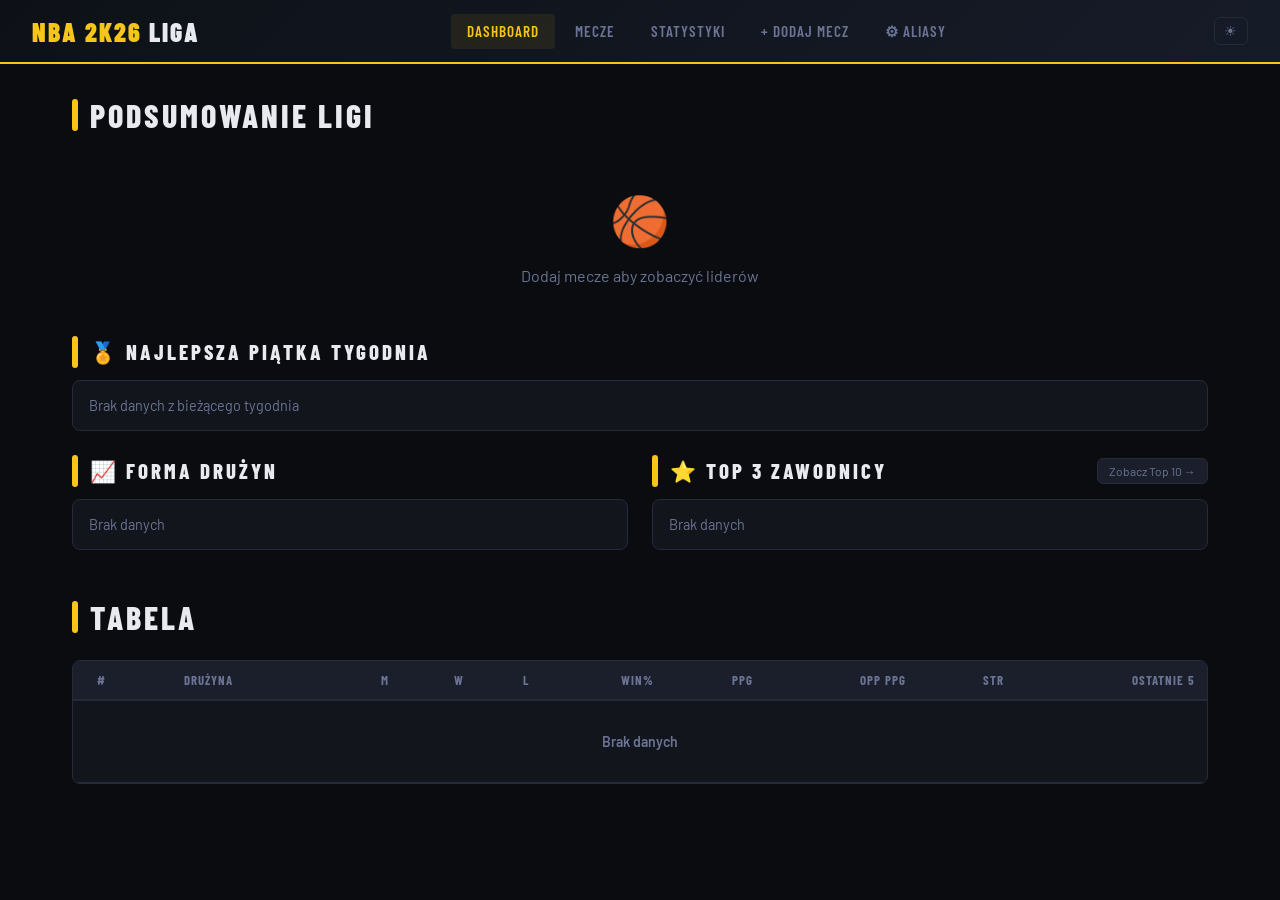
<file: indessssssx.html>
<!DOCTYPE html><!-- v1772545680 -->
<html lang="pl">
<head>
<meta charset="UTF-8">
<meta name="viewport" content="width=device-width, initial-scale=1.0">
<title>NBA 2K26 Liga</title>
<link href="https://fonts.googleapis.com/css2?family=Barlow+Condensed:wght@400;600;700;800;900&family=Barlow:wght@400;500;600&display=swap" rel="stylesheet">
<style>
  :root {
    --bg: #0a0c10;
    --surface: #12151c;
    --surface2: #1a1f2b;
    --border: #252b3a;
    --accent: #f5c518;
    --accent2: #e8453c;
    --text: #e8eaf0;
    --muted: #6b7494;
    --win: #2ecc71;
    --loss: #e8453c;
    --grade-a: #f5c518;
    --grade-b: #4fc3f7;
    --grade-c: #ff8a65;
  }
  * { box-sizing: border-box; margin: 0; padding: 0; }
  body {
    background: var(--bg);
    color: var(--text);
    font-family: 'Barlow', sans-serif;
    min-height: 100vh;
  }

  /* HEADER */
  header {
    background: linear-gradient(135deg, #0d1117 0%, #161b28 100%);
    border-bottom: 2px solid var(--accent);
    padding: 0 2rem;
    display: flex;
    align-items: center;
    justify-content: space-between;
    height: 64px;
    position: sticky;
    top: 0;
    z-index: 100;
  }
  .logo {
    font-family: 'Barlow Condensed', sans-serif;
    font-weight: 900;
    font-size: 1.6rem;
    letter-spacing: 2px;
    color: var(--accent);
    text-transform: uppercase;
  }
  .logo span { color: var(--text); }
  nav { display: flex; gap: 0.25rem; }
  nav button {
    background: none;
    border: none;
    color: var(--muted);
    font-family: 'Barlow Condensed', sans-serif;
    font-weight: 600;
    font-size: 0.95rem;
    letter-spacing: 1px;
    text-transform: uppercase;
    padding: 0.5rem 1rem;
    cursor: pointer;
    border-radius: 4px;
    transition: all 0.2s;
  }
  nav button:hover, nav button.active {
    color: var(--accent);
    background: rgba(245,197,24,0.08);
  }

  /* MAIN */
  main { max-width: 1200px; margin: 0 auto; padding: 2rem; }

  /* VIEWS */
  .view { display: none; }
  .view.active { display: block; animation: fadeIn 0.3s ease; }
  @keyframes fadeIn { from { opacity:0; transform:translateY(8px); } to { opacity:1; transform:translateY(0); } }

  /* SECTION TITLE */
  .section-title {
    font-family: 'Barlow Condensed', sans-serif;
    font-weight: 800;
    font-size: 2rem;
    letter-spacing: 3px;
    text-transform: uppercase;
    color: var(--text);
    margin-bottom: 1.5rem;
    display: flex;
    align-items: center;
    gap: 0.75rem;
  }
  .section-title::before {
    content: '';
    display: block;
    width: 6px;
    height: 2rem;
    background: var(--accent);
    border-radius: 3px;
  }

  /* CARDS */
  .card {
    background: var(--surface);
    border: 1px solid var(--border);
    border-radius: 8px;
    padding: 1.5rem;
    margin-bottom: 1.5rem;
  }

  /* UPLOAD ZONE */
  .upload-zone {
    border: 2px dashed var(--border);
    border-radius: 12px;
    padding: 3rem 2rem;
    text-align: center;
    cursor: pointer;
    transition: all 0.3s;
    background: var(--surface);
    position: relative;
  }
  .upload-zone:hover, .upload-zone.dragover {
    border-color: var(--accent);
    background: rgba(245,197,24,0.04);
  }
  .upload-zone input { position: absolute; inset: 0; opacity: 0; cursor: pointer; width: 100%; height: 100%; }
  .upload-icon { font-size: 3rem; margin-bottom: 0.75rem; }
  .upload-zone h3 {
    font-family: 'Barlow Condensed', sans-serif;
    font-size: 1.3rem;
    font-weight: 700;
    letter-spacing: 1px;
    color: var(--text);
    margin-bottom: 0.5rem;
  }
  .upload-zone p { color: var(--muted); font-size: 0.9rem; }

  /* FORM ELEMENTS */
  label { display: block; font-size: 0.8rem; font-weight: 600; letter-spacing: 1px; text-transform: uppercase; color: var(--muted); margin-bottom: 0.4rem; margin-top: 1rem; }
  input, select, textarea {
    width: 100%;
    background: var(--surface2);
    border: 1px solid var(--border);
    border-radius: 6px;
    color: var(--text);
    font-family: 'Barlow', sans-serif;
    font-size: 0.95rem;
    padding: 0.6rem 0.9rem;
    outline: none;
    transition: border-color 0.2s;
  }
  input:focus, select:focus { border-color: var(--accent); }
  select option { background: var(--surface2); }

  /* BUTTONS */
  .btn {
    font-family: 'Barlow Condensed', sans-serif;
    font-weight: 700;
    letter-spacing: 1.5px;
    text-transform: uppercase;
    font-size: 0.95rem;
    padding: 0.7rem 1.5rem;
    border: none;
    border-radius: 6px;
    cursor: pointer;
    transition: all 0.2s;
    display: inline-flex;
    align-items: center;
    gap: 0.5rem;
  }
  .btn-primary { background: var(--accent); color: #000; }
  .btn-primary:hover { background: #ffd600; transform: translateY(-1px); }
  .btn-danger { background: var(--accent2); color: #fff; }
  .btn-danger:hover { background: #ff5c54; }
  .btn-ghost { background: transparent; color: var(--muted); border: 1px solid var(--border); }
  .btn-ghost:hover { border-color: var(--accent); color: var(--accent); }
  .btn:disabled { opacity: 0.4; cursor: not-allowed; transform: none !important; }
  .btn-row { display: flex; gap: 0.75rem; margin-top: 1.25rem; flex-wrap: wrap; }

  /* SPINNER */
  @keyframes spin { to { transform: rotate(360deg); } }
  .spinner { width: 18px; height: 18px; border: 2px solid rgba(0,0,0,0.3); border-top-color: #000; border-radius: 50%; animation: spin 0.7s linear infinite; }

  /* STATUS */
  .status-box {
    border-radius: 8px;
    padding: 1rem 1.25rem;
    font-size: 0.9rem;
    margin-top: 1rem;
    display: none;
  }
  .status-box.show { display: block; }
  .status-box.info { background: rgba(79,195,247,0.1); border: 1px solid rgba(79,195,247,0.3); color: #4fc3f7; }
  .status-box.success { background: rgba(46,204,113,0.1); border: 1px solid rgba(46,204,113,0.3); color: var(--win); }
  .status-box.error { background: rgba(232,69,60,0.1); border: 1px solid rgba(232,69,60,0.3); color: var(--loss); }

  /* PREVIEW */
  #screenshot-preview { max-width: 100%; border-radius: 8px; margin-top: 1rem; display: none; border: 1px solid var(--border); }

  /* MATCH LIST */
  .matches-grid { display: flex; flex-direction: column; gap: 1rem; }
  .match-card {
    background: var(--surface);
    border: 1px solid var(--border);
    border-radius: 10px;
    padding: 1.25rem 1.5rem;
    display: grid;
    grid-template-columns: 1fr auto 1fr;
    align-items: center;
    gap: 1.5rem;
    transition: border-color 0.2s;
    cursor: pointer;
  }
  .match-card:hover { border-color: var(--accent); }
  .team-side { display: flex; flex-direction: column; gap: 0.25rem; }
  .team-side.right { text-align: right; }
  .team-name {
    font-family: 'Barlow Condensed', sans-serif;
    font-weight: 700;
    font-size: 1.15rem;
    letter-spacing: 1px;
    text-transform: uppercase;
  }
  .team-score {
    font-family: 'Barlow Condensed', sans-serif;
    font-weight: 900;
    font-size: 2.5rem;
    line-height: 1;
    color: var(--text);
  }
  .team-score.winner { color: var(--accent); }
  .match-meta { text-align: center; }
  .match-date { color: var(--muted); font-size: 0.8rem; letter-spacing: 0.5px; }
  .vs-badge {
    background: var(--surface2);
    border: 1px solid var(--border);
    border-radius: 50%;
    width: 40px; height: 40px;
    display: flex; align-items: center; justify-content: center;
    font-family: 'Barlow Condensed', sans-serif;
    font-weight: 800;
    font-size: 0.85rem;
    color: var(--muted);
    margin: 0.5rem auto;
  }

  /* STATS TABLE */
  .stats-table-wrap { overflow-x: auto; }
  table {
    width: 100%;
    border-collapse: collapse;
    font-size: 0.88rem;
  }
  thead tr {
    background: var(--surface2);
    border-bottom: 2px solid var(--border);
  }
  th {
    font-family: 'Barlow Condensed', sans-serif;
    font-weight: 700;
    font-size: 0.8rem;
    letter-spacing: 1px;
    text-transform: uppercase;
    color: var(--muted);
    padding: 0.7rem 0.75rem;
    text-align: right;
    white-space: nowrap;
  }
  th:first-child { text-align: left; }
  td {
    padding: 0.6rem 0.75rem;
    text-align: right;
    border-bottom: 1px solid var(--border);
    white-space: nowrap;
  }
  td:first-child { text-align: left; font-weight: 600; }
  tr:hover td { background: rgba(255,255,255,0.02); }
  #stats-body tr { cursor: pointer; }
  #stats-body tr:hover td { background: rgba(245,197,24,0.04); }
  .player-name { display: flex; align-items: center; gap: 0.5rem; }

  /* GRADE BADGE */
  .grade {
    font-family: 'Barlow Condensed', sans-serif;
    font-weight: 800;
    font-size: 0.95rem;
    padding: 0.15rem 0.5rem;
    border-radius: 4px;
    display: inline-block;
  }
  .grade-A, .grade-Ap { background: rgba(245,197,24,0.15); color: var(--grade-a); }
  .grade-B, .grade-Bp, .grade-Bm { background: rgba(79,195,247,0.15); color: var(--grade-b); }
  .grade-C, .grade-Cp, .grade-Cm { background: rgba(255,138,101,0.15); color: var(--grade-c); }
  .grade-Am { background: rgba(245,197,24,0.12); color: var(--grade-a); }

  /* STANDINGS */
  .standings-table td:first-child { font-weight: 700; }
  .rank-num {
    font-family: 'Barlow Condensed', sans-serif;
    font-weight: 900;
    font-size: 1.1rem;
    color: var(--muted);
    width: 2rem;
  }
  .rank-1 { color: var(--accent); }
  .rank-2 { color: #ccc; }
  .rank-3 { color: #cd7f32; }

  /* MODAL */
  .modal-overlay {
    position: fixed;
    inset: 0;
    background: rgba(0,0,0,0.85);
    z-index: 200;
    display: none;
    align-items: center;
    justify-content: center;
    padding: 1rem;
  }
  .modal-overlay.open { display: flex; }
  .modal {
    background: var(--surface);
    border: 1px solid var(--border);
    border-radius: 12px;
    max-width: 900px;
    width: 100%;
    max-height: 90vh;
    overflow-y: auto;
    padding: 2rem;
    position: relative;
  }
  .modal-close {
    position: absolute;
    top: 1rem; right: 1rem;
    background: none;
    border: none;
    color: var(--muted);
    font-size: 1.5rem;
    cursor: pointer;
    line-height: 1;
  }
  .modal-close:hover { color: var(--text); }

  /* TEAM HEADER IN MODAL */
  .modal-score-row {
    display: flex;
    align-items: center;
    justify-content: space-between;
    margin-bottom: 1.5rem;
    padding-bottom: 1.5rem;
    border-bottom: 1px solid var(--border);
  }
  .modal-team { font-family: 'Barlow Condensed', sans-serif; font-weight: 800; font-size: 1.5rem; text-transform: uppercase; letter-spacing: 2px; }
  .modal-score-big { font-family: 'Barlow Condensed', sans-serif; font-weight: 900; font-size: 3rem; color: var(--accent); }

  /* QUARTER ROW */
  .quarters { display: flex; gap: 0.5rem; margin-top: 0.25rem; }
  .q-box { background: var(--surface2); border-radius: 4px; padding: 0.2rem 0.5rem; font-size: 0.75rem; color: var(--muted); font-weight: 600; }

  /* TABS */
  .tabs { display: flex; gap: 0.25rem; margin-bottom: 1.5rem; border-bottom: 1px solid var(--border); }
  .tab-btn {
    background: none; border: none;
    font-family: 'Barlow Condensed', sans-serif;
    font-weight: 700; font-size: 0.9rem;
    letter-spacing: 1px; text-transform: uppercase;
    color: var(--muted); padding: 0.6rem 1rem;
    cursor: pointer; border-bottom: 2px solid transparent;
    margin-bottom: -1px; transition: all 0.2s;
  }
  .tab-btn:hover { color: var(--text); }
  .tab-btn.active { color: var(--accent); border-bottom-color: var(--accent); }
  .tab-content { display: none; }
  .tab-content.active { display: block; }

  /* FILTERS */
  .filters { display: flex; gap: 0.75rem; flex-wrap: wrap; margin-bottom: 1.25rem; align-items: flex-end; }
  .filters > div { flex: 1; min-width: 150px; }
  .filters label { margin-top: 0; }

  /* SORT ICONS */
  .sort-icon { font-size: 0.7rem; color: var(--accent); margin-left: 2px; }
  #stats-thead th:hover { color: var(--text) !important; background: rgba(255,255,255,0.03); }
  #stats-thead th { transition: color 0.15s, background 0.15s; }

  /* LEADER CARD */
  .leaders-grid { display: grid; grid-template-columns: repeat(auto-fill, minmax(200px, 1fr)); gap: 1rem; }
  .leader-card {
    background: var(--surface2);
    border: 1px solid var(--border);
    border-radius: 8px;
    padding: 1rem;
    text-align: center;
  }
  .leader-stat-name { font-size: 0.75rem; font-weight: 600; letter-spacing: 1px; text-transform: uppercase; color: var(--muted); margin-bottom: 0.5rem; }
  .leader-value { font-family: 'Barlow Condensed', sans-serif; font-weight: 900; font-size: 2rem; color: var(--accent); }
  .leader-player { font-weight: 600; font-size: 0.9rem; margin-top: 0.25rem; }
  .leader-team { font-size: 0.75rem; color: var(--muted); }

  /* EMPTY STATE */
  .empty {
    text-align: center;
    padding: 4rem 2rem;
    color: var(--muted);
  }
  .empty .icon { font-size: 3rem; margin-bottom: 1rem; }
  .empty h3 { font-family: 'Barlow Condensed', sans-serif; font-size: 1.4rem; font-weight: 700; letter-spacing: 1px; color: var(--text); margin-bottom: 0.5rem; }

  /* SCROLLBAR */
  ::-webkit-scrollbar { width: 6px; height: 6px; }
  ::-webkit-scrollbar-track { background: var(--bg); }
  ::-webkit-scrollbar-thumb { background: var(--border); border-radius: 3px; }

  /* ── TABLET ── */
  @media (max-width: 900px) {
    .leaders-grid { grid-template-columns: repeat(3, 1fr); }
    .filters { flex-direction: column; }
  }

  /* ── MOBILE ── */
  @media (max-width: 640px) {
    /* Header */
    header {
      height: auto;
      padding: 0.6rem 1rem;
      flex-wrap: wrap;
      gap: 0.5rem;
    }
    .logo { font-size: 1.2rem; }
    nav {
      width: 100%;
      overflow-x: auto;
      -webkit-overflow-scrolling: touch;
      scrollbar-width: none;
      gap: 0;
      padding-bottom: 2px;
    }
    nav::-webkit-scrollbar { display: none; }
    nav button {
      font-size: 0.75rem;
      padding: 0.4rem 0.65rem;
      white-space: nowrap;
    }
    #logout-btn, #baza-btn { font-size: 0.7rem; padding: 0.3rem 0.6rem; }

    /* Main */
    main { padding: 0.75rem; }
    .section-title { font-size: 1.4rem; }
    .card { padding: 1rem; }

    /* Match cards */
    .match-card {
      grid-template-columns: 1fr auto 1fr;
      gap: 0.5rem;
      padding: 0.85rem 0.75rem;
    }
    .team-name { font-size: 0.85rem; }
    .team-score { font-size: 1.8rem; }
    .q-box { font-size: 0.65rem; padding: 0.15rem 0.35rem; }
    .vs-badge { width: 32px; height: 32px; font-size: 0.75rem; }
    .match-date { font-size: 0.7rem; }

    /* Modal */
    .modal { padding: 1.25rem; }
    .modal-score-row {
      flex-direction: column;
      gap: 0.75rem;
      align-items: flex-start;
    }
    .modal-score-row > div:last-child { text-align: left !important; }
    .modal-team { font-size: 1.1rem; }
    .modal-score-big { font-size: 2rem; }

    /* Stats table - make scrollable */
    .stats-table-wrap { overflow-x: auto; -webkit-overflow-scrolling: touch; }
    table { min-width: 600px; }
    th, td { padding: 0.5rem 0.5rem; font-size: 0.78rem; }

    /* Leaders grid */
    .leaders-grid { grid-template-columns: repeat(2, 1fr); gap: 0.75rem; }
    .leader-value { font-size: 1.6rem; }
    .leader-card { padding: 0.75rem; }

    /* Standings table */
    #standings-body td, #standings-body th { white-space: nowrap; }

    /* Filters */
    .filters { flex-direction: column; gap: 0.5rem; }
    .filters > div { min-width: unset; }

    /* Upload zone */
    .upload-zone { padding: 2rem 1rem; }
    .upload-icon { font-size: 2rem; }
    .upload-zone h3 { font-size: 1rem; }

    /* Buttons */
    .btn { font-size: 0.85rem; padding: 0.6rem 1rem; }
    .btn-row { flex-direction: column; }
    .btn-row .btn { width: 100%; justify-content: center; }

    /* Setup box */
    .setup-box { padding: 1.5rem 1.25rem; }
    .setup-title { font-size: 1.3rem; }

    /* Parsed preview - stack teams vertically */
    #parsed-match-preview > div { grid-template-columns: 1fr !important; }

    /* Tabs */
    .tabs { overflow-x: auto; }
    .tab-btn { font-size: 0.8rem; padding: 0.5rem 0.75rem; white-space: nowrap; }

    /* Quarter boxes in modal */
    .quarters { flex-wrap: wrap; gap: 0.25rem; }
  }

  @media (max-width: 380px) {
    .match-card { grid-template-columns: 1fr; text-align: center; }
    .team-side.right { text-align: center; }
    .team-side.right .quarters { justify-content: center; }
    .leaders-grid { grid-template-columns: 1fr 1fr; }
  }

  /* LOGIN MODAL */
  .login-box {
    background: var(--surface);
    border: 1px solid var(--border);
    border-radius: 16px;
    padding: 2.5rem 2rem;
    width: 100%; max-width: 380px;
    text-align: center;
  }
  .login-logo {
    font-family: 'Barlow Condensed', sans-serif;
    font-weight: 900; font-size: 2rem;
    letter-spacing: 3px; color: var(--accent);
    text-transform: uppercase; margin-bottom: 0.25rem;
  }
  .login-sub { color: var(--muted); font-size: 0.9rem; margin-bottom: 2rem; }
  .login-box input {
    text-align: center; font-size: 1.1rem;
    letter-spacing: 4px; margin-bottom: 1rem;
  }
  .login-error { color: var(--loss); font-size: 0.85rem; margin-top: 0.5rem; min-height: 1.2rem; }
  @keyframes shake {
    0%,100%{transform:translateX(0)} 20%,60%{transform:translateX(-8px)} 40%,80%{transform:translateX(8px)}
  }
  .shake { animation: shake 0.4s ease; }

  /* TOAST */
  .toast {
    position: fixed; bottom: 2rem; left: 50%; transform: translateX(-50%) translateY(100px);
    background: var(--surface2); border: 1px solid var(--border);
    color: var(--text); padding: 0.75rem 1.5rem; border-radius: 8px;
    font-weight: 600; font-size: 0.9rem; z-index: 9999;
    transition: transform 0.3s ease; white-space: nowrap;
    box-shadow: 0 8px 32px rgba(0,0,0,0.4);
  }
  .toast.show { transform: translateX(-50%) translateY(0); }
  .toast-success { border-color: var(--win); color: var(--win); }
  .toast-error { border-color: var(--loss); color: var(--loss); }

  /* GLOBAL LOADER */
  #global-loader {
    position: fixed; inset: 0; z-index: 8000;
    background: rgba(10,12,16,0.85);
    display: none; align-items: center; justify-content: center;
    flex-direction: column; gap: 1rem;
  }
  .loader-spinner { width: 48px; height: 48px; border: 3px solid var(--border); border-top-color: var(--accent); border-radius: 50%; animation: spin 0.8s linear infinite; }
  .loader-text { font-family: 'Barlow Condensed', sans-serif; font-weight: 700; letter-spacing: 2px; color: var(--muted); font-size: 0.9rem; text-transform: uppercase; }

  /* SETUP MODAL */
  .setup-box {
    background: var(--surface);
    border: 1px solid var(--accent);
    border-radius: 16px;
    padding: 2.5rem 2rem;
    width: 100%; max-width: 480px;
  }
  .setup-title { font-family: 'Barlow Condensed', sans-serif; font-weight: 900; font-size: 1.6rem; letter-spacing: 2px; text-transform: uppercase; margin-bottom: 0.25rem; }
  .setup-sub { color: var(--muted); font-size: 0.88rem; margin-bottom: 1.5rem; line-height: 1.5; }
  .step-badge { display: inline-block; background: var(--accent); color: #000; font-family: 'Barlow Condensed', sans-serif; font-weight: 800; font-size: 0.75rem; padding: 0.1rem 0.5rem; border-radius: 3px; margin-right: 0.4rem; letter-spacing: 1px; }


  .hot{display:inline-block;font-size:.65rem;background:#ff6b35;color:#fff;border-radius:4px;padding:1px 5px;margin-left:5px;font-weight:700;vertical-align:middle;animation:hpulse 1.5s infinite}
  @keyframes hpulse{0%,100%{opacity:1}50%{opacity:.65}}
  .l5{display:flex;gap:3px;justify-content:center}
  .l5w,.l5l,.l5e{width:14px;height:14px;border-radius:3px;display:inline-block}
  .l5w{background:var(--win)} .l5l{background:var(--loss)} .l5e{background:var(--border)}
  .ppgrow{display:flex;align-items:center;gap:.75rem;margin-bottom:.55rem}
  .ppglbl{width:155px;font-weight:600;font-size:.88rem;text-align:right;white-space:nowrap;overflow:hidden;text-overflow:ellipsis}
  .ppgtrack{flex:1;background:var(--surface2);border-radius:4px;height:24px;overflow:hidden}
  .ppgfill{height:100%;background:linear-gradient(90deg,var(--accent),#d4a800);border-radius:4px;display:flex;align-items:center;padding-left:8px}
  .ppgval{font-family:'Barlow Condensed',sans-serif;font-weight:700;font-size:.9rem;color:#000}
  .cbrow{display:flex;gap:1.5rem;flex-wrap:wrap;padding:.75rem 1rem;background:var(--surface2);border:1px solid var(--border);border-radius:8px;margin-bottom:1.25rem}
  .cbi{text-align:center} .cbil{font-size:.7rem;color:var(--muted);text-transform:uppercase;letter-spacing:1px}
  .cbiv{font-family:'Barlow Condensed',sans-serif;font-weight:900;font-size:1.3rem;color:var(--text)}
  .h2hbar{height:8px;border-radius:4px;overflow:hidden;margin:.4rem 0;display:flex}
  .h2hl{background:var(--accent)} .h2hr{background:var(--accent2)}
  .cmprow{display:flex;align-items:center;border-bottom:1px solid var(--border);padding:.45rem 0}
  .cmplbl{width:55px;font-size:.72rem;color:var(--muted);text-transform:uppercase;letter-spacing:1px;text-align:center}
  .cmpval{flex:1;text-align:center;font-family:'Barlow Condensed',sans-serif;font-weight:700;font-size:1.35rem}
  .cmpbetter{color:var(--accent)} .cmpworse{color:var(--muted)}

  .season-badge{display:inline-block;font-size:.7rem;background:var(--accent);color:#000;border-radius:4px;padding:1px 7px;font-weight:700;letter-spacing:1px;text-transform:uppercase;vertical-align:middle;margin-left:6px}
  .season-item{display:flex;align-items:center;justify-content:space-between;padding:.75rem 1rem;background:var(--surface2);border:1px solid var(--border);border-radius:8px;margin-bottom:.5rem}
  .season-item.active-season{border-color:var(--accent)}
  .season-modal-btn{background:none;border:1px solid var(--border);color:var(--muted);border-radius:6px;padding:.3rem .7rem;cursor:pointer;font-size:.8rem;font-family:inherit}
  .season-modal-btn:hover{border-color:var(--accent);color:var(--accent)}
  .season-modal-btn.danger:hover{border-color:var(--loss);color:var(--loss)}

  .form-row{display:flex;align-items:center;justify-content:space-between;padding:.5rem 0;border-bottom:1px solid var(--border)}
  .form-row:last-child{border-bottom:none}
  .form-name{font-weight:600;font-size:.9rem;min-width:130px}
  .form-dots{display:flex;gap:4px}
  .fd-w{width:18px;height:18px;border-radius:4px;background:var(--win);display:inline-block;flex-shrink:0}
  .fd-l{width:18px;height:18px;border-radius:4px;background:var(--loss);display:inline-block;flex-shrink:0}
  .fd-e{width:18px;height:18px;border-radius:4px;background:var(--border);display:inline-block;flex-shrink:0}
  .top3-row{display:flex;align-items:center;gap:.75rem;padding:.6rem 0;border-bottom:1px solid var(--border)}
  .top3-row:last-child{border-bottom:none}
  .top3-rank{font-family:'Barlow Condensed',sans-serif;font-weight:900;font-size:1.4rem;width:28px;text-align:center}
  .top3-rank-1{color:var(--accent)}
  .top3-rank-2{color:#ccc}
  .top3-rank-3{color:#cd7f32}
  .top3-info{flex:1}
  .top3-name{font-weight:700;font-size:.95rem}
  .top3-team{font-size:.75rem;color:var(--muted)}
  .top3-grade{font-family:'Barlow Condensed',sans-serif;font-weight:900;font-size:1.4rem}
  @media(max-width:640px){#dashboard-extras{grid-template-columns:1fr}}

  .tow-grid{display:flex;gap:1rem;flex-wrap:wrap}
  .tow-card{flex:1;min-width:130px;background:var(--surface2);border:1px solid var(--border);border-radius:10px;padding:.9rem;text-align:center;cursor:pointer;transition:border-color .2s}
  .tow-card:hover{border-color:var(--accent)}
  .tow-pos{font-family:'Barlow Condensed',sans-serif;font-weight:900;font-size:.8rem;letter-spacing:2px;color:var(--accent);margin-bottom:.3rem}
  .tow-name{font-weight:700;font-size:.95rem;margin-bottom:.2rem}
  .tow-team{font-size:.72rem;color:var(--muted);margin-bottom:.4rem}
  .tow-score{font-family:'Barlow Condensed',sans-serif;font-weight:900;font-size:1.1rem}
  .tow-stats{font-size:.72rem;color:var(--muted);margin-top:.3rem}

  .streak-w{color:var(--win);font-weight:700;font-size:.78rem}
  .streak-l{color:var(--loss);font-weight:700;font-size:.78rem}
  body.light{--bg:#f0f2f5;--surface:#fff;--surface2:#e8eaed;--border:#d1d5db;--text:#111827;--muted:#6b7280;--accent:#c9a800;--win:#16a34a;--loss:#dc2626}
  body.light .nav{background:#fff;border-bottom:1px solid #d1d5db}
  body.light .card{background:#fff}
  body.light .modal{background:#fff}
  body.light .leader-card{background:#fff}
  .theme-toggle{background:none;border:1px solid var(--border);color:var(--muted);border-radius:6px;padding:.3rem .6rem;cursor:pointer;font-size:.9rem}
  .theme-toggle:hover{border-color:var(--accent);color:var(--accent)}
  .pcard-wrap{background:linear-gradient(135deg,#1a1a2e,#16213e 50%,#0f3460);border-radius:16px;padding:1.5rem;color:#fff;font-family:'Barlow Condensed',sans-serif;width:340px;position:relative;overflow:hidden}
  .pcard-pos{font-size:.7rem;letter-spacing:3px;font-weight:700;color:rgba(245,197,24,.8);margin-bottom:.2rem}
  .pcard-name{font-size:1.8rem;font-weight:900;letter-spacing:2px;text-transform:uppercase;line-height:1.1;margin-bottom:.15rem}
  .pcard-team{font-size:.85rem;color:rgba(255,255,255,.6);margin-bottom:1rem}
  .pcard-stats{display:grid;grid-template-columns:repeat(3,1fr);gap:.5rem;margin-top:1rem}
  .pcard-stat{text-align:center;background:rgba(255,255,255,.07);border-radius:8px;padding:.5rem .3rem}
  .pcard-sv{font-size:1.3rem;font-weight:900;color:#fff}
  .pcard-sl{font-size:.6rem;letter-spacing:1px;color:rgba(255,255,255,.5);text-transform:uppercase}
  .pcard-gp{font-size:.75rem;color:rgba(255,255,255,.4);margin-top:.75rem;text-align:right}
  .rivalry-pair{display:flex;align-items:center;gap:.75rem;padding:.6rem 0;border-bottom:1px solid var(--border)}
  .rivalry-pair:last-child{border-bottom:none}
  .rivalry-teams{flex:1;font-weight:600;font-size:.9rem}
  .rivalry-bar{width:120px;height:8px;border-radius:4px;background:var(--surface2);overflow:hidden}
  .rivalry-fill{height:100%;background:linear-gradient(90deg,var(--accent),#e05c2a);border-radius:4px}
  .rivalry-count{font-size:.8rem;color:var(--muted);min-width:30px;text-align:right}
</style>
</head>
<body>

<!-- GLOBAL LOADER -->
<div id="global-loader" style="display:none">
  <div class="loader-spinner"></div>
  <div class="loader-text">Ładowanie danych...</div>
</div>

<!-- TOAST -->
<div class="toast" id="toast"></div>

<!-- SETUP MODAL (first run) -->
<div class="modal-overlay" id="setup-modal" style="display:none">
  <div class="setup-box">
    <div class="setup-title">🏀 Konfiguracja</div>
    <div class="setup-sub">Aby dane meczów były dostępne dla wszystkich, podłącz bazę danych JSONBin.io.<br>Dane zostaną zapisane tylko w Twojej przeglądarce.</div>

    <div style="background:var(--surface2);border-radius:8px;padding:1rem;margin-bottom:1.25rem;font-size:0.85rem;line-height:1.7;color:var(--muted)">
      <div><span class="step-badge">1</span> Wejdź na <strong style="color:var(--text)">jsonbin.io</strong> i załóż darmowe konto</div>
      <div><span class="step-badge">2</span> Kliknij <strong style="color:var(--text)">API Keys</strong> → skopiuj <strong style="color:var(--text)">Master Key</strong></div>
      <div><span class="step-badge">3</span> Kliknij <strong style="color:var(--text)">Bins → New Bin</strong>, wklej <code style="color:var(--accent)">{"matches":[],"aliases":{}}</code> i zapisz</div>
      <div><span class="step-badge">4</span> Skopiuj <strong style="color:var(--text)">Bin ID</strong> z URL</div>
    </div>

    <label>Master Key <span style="color:var(--muted);font-weight:400">(tylko w Twojej przeglądarce)</span></label>
    <input type="password" id="setup-key" placeholder="$2b$10$...">

    <label style="margin-top:0.75rem">Bin ID</label>
    <input type="text" id="setup-bin" placeholder="np. 64f3a1b2c3d4e5f6a7b8c9d0">

    <div style="border-top:1px solid var(--border);margin:1.25rem 0"></div>
    <div style="background:var(--surface2);border-radius:8px;padding:0.75rem 1rem;margin-bottom:1rem;font-size:0.85rem;color:var(--muted);line-height:1.6">
      <span class="step-badge">5</span> Wejdź na <strong style="color:var(--text)">console.anthropic.com</strong> → <strong style="color:var(--text)">API Keys</strong> → utwórz nowy klucz
    </div>
    <label>Anthropic API Key <span style="color:var(--muted);font-weight:400">(tylko w Twojej przeglądarce)</span></label>
    <input type="password" id="setup-anthropic" placeholder="sk-ant-...">

    <div id="setup-error" style="color:var(--loss);font-size:0.85rem;margin-top:0.75rem;min-height:1.2rem"></div>

    <button class="btn btn-primary" style="width:100%;justify-content:center;margin-top:1rem" onclick="saveSetup()">
      <span id="setup-btn-text">✅ Zapisz i połącz</span>
    </button>
  </div>
</div>



<header>
  <div class="logo">NBA 2K26 <span>Liga</span></div>
  <nav>
    <button class="active" onclick="showView('dashboard')">Dashboard</button>
    <button onclick="showView('matches')">Mecze</button>
    <button onclick="showView('stats')">Statystyki</button>
    <button onclick="showView('add-match')">+ Dodaj Mecz</button>
    <button onclick="showView('aliases')">⚙ Aliasy</button>
  </nav>
  <div style="display:flex;gap:0.5rem;align-items:center">
    <button id="logout-btn" class="btn btn-ghost" onclick="logout()" style="display:none;font-size:0.8rem;padding:0.35rem 0.8rem">🔓 Wyloguj</button>
    <button id="baza-btn" class="btn btn-ghost" onclick="openSetupModal()" style="display:none;font-size:0.8rem;padding:0.35rem 0.8rem" title="Zmień konfigurację bazy danych">⚙ Baza</button>
    <button id="season-btn" class="btn btn-ghost" onclick="openSeasonModal()" style="display:none;font-size:0.8rem;padding:0.35rem 0.8rem">🏆 Sezony</button>
    <button class="theme-toggle" id="theme-btn" onclick="toggleTheme()" title="Zmien motyw">&#9728;</button>
  </div>
</header>

<main>

  <!-- DASHBOARD -->
  <div id="view-dashboard" class="view active">
    <div class="section-title">Podsumowanie Ligi</div>
    <div class="leaders-grid" id="leaders-grid">
      <div class="empty" style="grid-column:1/-1;padding:2rem"><div class="icon">🏀</div><p>Dodaj mecze aby zobaczyć liderów</p></div>
    </div>
    <br>
    <div style="margin-bottom:1.5rem">
      <div class="section-title" style="font-size:1.3rem;margin-bottom:.75rem">🏅 Najlepsza Piątka Tygodnia</div>
      <div class="card" style="padding:1rem" id="team-of-week-wrap"><div style="color:var(--muted);font-size:.9rem">Brak danych z bieżącego tygodnia</div></div>
    </div>
    <div style="display:grid;grid-template-columns:1fr 1fr;gap:1.5rem;margin-bottom:1.5rem" id="dashboard-extras">
      <div>
        <div class="section-title" style="font-size:1.3rem;margin-bottom:.75rem">📈 Forma Drużyn</div>
        <div class="card" style="padding:1rem" id="team-form-wrap"><div style="color:var(--muted);font-size:.9rem">Brak danych</div></div>
      </div>
      <div>
        <div style="display:flex;align-items:center;justify-content:space-between;margin-bottom:.75rem"><div class="section-title" style="font-size:1.3rem;margin-bottom:0">⭐ Top 3 Zawodnicy</div><button onclick="openTop10Modal(currentSeasonId, seasons.find(s=>s.id===currentSeasonId)?.name||'Aktywny sezon')" style="font-size:.75rem;background:var(--surface2);border:1px solid var(--border);color:var(--muted);padding:.3rem .7rem;border-radius:6px;cursor:pointer;font-family:inherit">Zobacz Top 10 →</button></div>
        <div class="card" style="padding:1rem" id="top3-wrap"><div style="color:var(--muted);font-size:.9rem">Brak danych</div></div>
      </div>
    </div>
    <div class="section-title">Tabela</div>
    <div class="card" style="padding:0;overflow:hidden">
      <div class="stats-table-wrap">
        <table style="min-width:500px">
          <thead><tr>
            <th style="text-align:left; padding-left:1.5rem">#</th>
            <th style="text-align:left">Drużyna</th>
            <th>M</th><th>W</th><th>L</th><th>WIN%</th><th>PPG</th><th>OPP PPG</th><th>STR</th><th>Ostatnie 5</th>
          </tr></thead>
          <tbody id="standings-body">
            <tr><td colspan="10" style="text-align:center;padding:2rem;color:var(--muted)">Brak danych</td></tr>
          </tbody>
        </table>
      </div>
    </div>
  </div>

  <!-- MATCHES -->
  <div id="view-matches" class="view">
    <div style="display:flex;align-items:center;justify-content:space-between;flex-wrap:wrap;gap:1rem;margin-bottom:1rem"><div class="section-title" style="margin-bottom:0">Wyniki Meczów</div><div style="display:flex;gap:.75rem;flex-wrap:wrap"><select id="mfs" onchange="renderMatches()" style="background:var(--surface2);border:1px solid var(--border);color:var(--text);padding:.4rem .75rem;border-radius:6px;font-family:inherit;font-size:.85rem"><option value="">Wszystkie sezony</option></select>
        <select id="mft" onchange="renderMatches()" style="background:var(--surface2);border:1px solid var(--border);color:var(--text);padding:.4rem .75rem;border-radius:6px;font-family:inherit;font-size:.85rem"><option value="">Wszystkie druzyny</option></select><select id="mfp" onchange="renderMatches()" style="background:var(--surface2);border:1px solid var(--border);color:var(--text);padding:.4rem .75rem;border-radius:6px;font-family:inherit;font-size:.85rem"><option value="">Wszyscy zawodnicy</option></select></div></div>
    <div class="matches-grid" id="matches-list">
      <div class="empty"><div class="icon">📋</div><h3>Brak meczów</h3><p>Dodaj pierwszy mecz klikając "+ Dodaj Mecz"</p></div>
    </div>
  </div>

  <!-- STATS -->
  <div id="view-stats" class="view">
    <div style="display:flex;align-items:center;justify-content:space-between;flex-wrap:wrap;gap:1rem;margin-bottom:1.5rem"><div class="section-title" style="margin-bottom:0">Statystyki Zawodników</div><button onclick="openComparatorModal()" style="background:var(--surface2);border:1px solid var(--border);color:var(--muted);padding:.5rem 1rem;border-radius:6px;font-size:.85rem;cursor:pointer;font-family:inherit">&#x26A1; Porównaj</button></div>
    <div class="filters">
      <div><label>Sezon</label><select id="filter-season-stats" onchange="renderStats()"><option value="">Wszystkie sezony</option></select></div>
      <div><label>Drużyna</label><select id="filter-team" onchange="renderStats()"><option value="">Wszystkie</option></select></div>
    </div>
    <div class="card" style="padding:0">
      <div class="stats-table-wrap">
        <table>
          <thead><tr id="stats-thead">
            <th style="text-align:left; padding-left:1rem; cursor:pointer; user-select:none" onclick="sortByCol('name')"><span>Zawodnik</span><span id="sort-icon-name" class="sort-icon"></span></th>
            <th style="text-align:left; cursor:pointer; user-select:none" onclick="sortByCol('team')"><span>Drużyna</span><span id="sort-icon-team" class="sort-icon"></span></th>
            <th style="cursor:pointer;user-select:none" onclick="sortByCol('pos')">POZ<span id="sort-icon-pos" class="sort-icon"></span></th>
            <th style="cursor:pointer;user-select:none" onclick="sortByCol('gp')">GP<span id="sort-icon-gp" class="sort-icon"></span></th>
            <th style="cursor:pointer;user-select:none" onclick="sortByCol('avggrade')">GRD<span id="sort-icon-avggrade" class="sort-icon"></span></th>
            <th style="cursor:pointer;user-select:none" onclick="sortByCol('pts')">PTS<span id="sort-icon-pts" class="sort-icon"></span></th>
            <th style="cursor:pointer;user-select:none" onclick="sortByCol('reb')">REB<span id="sort-icon-reb" class="sort-icon"></span></th>
            <th style="cursor:pointer;user-select:none" onclick="sortByCol('ast')">AST<span id="sort-icon-ast" class="sort-icon"></span></th>
            <th style="cursor:pointer;user-select:none" onclick="sortByCol('stl')">STL<span id="sort-icon-stl" class="sort-icon"></span></th>
            <th style="cursor:pointer;user-select:none" onclick="sortByCol('blk')">BLK<span id="sort-icon-blk" class="sort-icon"></span></th>
            <th style="cursor:pointer;user-select:none" onclick="sortByCol('to')">TO<span id="sort-icon-to" class="sort-icon"></span></th>
            <th style="cursor:pointer;user-select:none" onclick="sortByCol('fgpct')">FG%<span id="sort-icon-fgpct" class="sort-icon"></span></th>
            <th style="cursor:pointer;user-select:none" onclick="sortByCol('tppct')">3P%<span id="sort-icon-tppct" class="sort-icon"></span></th>
            <th style="cursor:pointer;user-select:none" onclick="sortByCol('ftpct')">FT%<span id="sort-icon-ftpct" class="sort-icon"></span></th>
          </tr></thead>
          <tbody id="stats-body">
            <tr><td colspan="12" style="text-align:center;padding:2rem;color:var(--muted)">Brak danych</td></tr>
          </tbody>
        </table>
      </div>
    </div>
  </div>

  <!-- ADD MATCH -->
  <div id="view-add-match" class="view">
    <div class="section-title">Dodaj Mecz</div>
    <div class="card">
      <p style="color:var(--muted);margin-bottom:1.5rem;font-size:0.95rem">Wgraj screenshot z ekranu Game Stats — AI automatycznie odczyta wszystkie statystyki.</p>

      <div class="upload-zone" id="upload-zone">
        <input type="file" accept="image/*" id="screenshot-input" onchange="handleFileSelect(this)">
        <div class="upload-icon">📸</div>
        <h3>Wgraj Screenshot z Meczu</h3>
        <p>Kliknij lub przeciągnij plik · PNG, JPG, WebP</p>
      </div>

      <img id="screenshot-preview" alt="Podgląd screenshota">

      <div style="display:grid;grid-template-columns:1fr 1fr;gap:1rem;margin-top:1.25rem">
        <div>
          <label>Data Meczu</label>
          <input type="date" id="match-date" value="">
        </div>
        <div>
          <label>Opcjonalna notatka</label>
          <input type="text" id="match-note" placeholder="np. Faza grupowa, runda 1...">
        </div>
      </div>

      <div class="btn-row">
        <button class="btn btn-primary" id="parse-btn" onclick="parseScreenshot()" disabled>
          <span id="parse-btn-text">🤖 Analizuj Screenshot</span>
        </button>
        <button class="btn btn-ghost" onclick="clearForm()">Wyczyść</button>
      </div>

      <div class="status-box" id="status-box"></div>
    </div>

    <!-- PARSED RESULT EDITOR -->
    <div id="parsed-result" style="display:none">
      <div class="section-title" style="margin-top:2rem">Sprawdź i Zapisz</div>
      <div class="card">
        <p style="color:var(--muted);font-size:0.9rem;margin-bottom:1.25rem">AI odczytał poniższe dane. Sprawdź, popraw jeśli trzeba, a następnie zapisz mecz.</p>
        <div id="parsed-match-preview"></div>
        <div class="btn-row">
          <button class="btn btn-primary" onclick="saveMatch()">✅ Zapisz Mecz</button>
          <button class="btn btn-ghost" onclick="document.getElementById('parsed-result').style.display='none'">Anuluj</button>
        </div>
      </div>
    </div>
  </div>


  <!-- ALIASES VIEW -->
  <div id="view-aliases" class="view">
    <div class="section-title">Korekty Nazw Zawodników</div>
    <div class="card">
      <p style="color:var(--muted);font-size:0.9rem;margin-bottom:1.5rem">Jeśli AI błędnie rozpoznaje nazwę zawodnika, dodaj tu korektę. Przy każdej nowej analizie screenshota błędna nazwa zostanie automatycznie zastąpiona poprawną.</p>
      <div style="display:grid;grid-template-columns:1fr 1fr auto;gap:0.75rem;align-items:end;margin-bottom:1rem">
        <div>
          <label>Błędna nazwa (jak AI rozpoznaje)</label>
          <input type="text" id="alias-wrong" placeholder="np. JoseiMatzura">
        </div>
        <div>
          <label>Poprawna nazwa</label>
          <input type="text" id="alias-correct" placeholder="np. JosefMatzura">
        </div>
        <button class="btn btn-primary" onclick="addAlias()">Dodaj</button>
      </div>
      <div id="aliases-list"></div>
      <div style="margin-top:1.5rem;padding-top:1.5rem;border-top:1px solid var(--border)">
        <div style="font-family:'Barlow Condensed',sans-serif;font-weight:700;font-size:1rem;letter-spacing:1px;margin-bottom:0.5rem">Zastosuj do zapisanych meczów</div>
        <p style="color:var(--muted);font-size:0.85rem;margin-bottom:0.75rem">Kliknij aby poprawić nazwy we wszystkich już zapisanych meczach według powyższych korekt.</p>
        <button class="btn btn-primary" onclick="applyAliasesToAllMatches()">🔧 Popraw wszystkie mecze</button>
        <span id="fix-result" style="margin-left:1rem;font-size:0.85rem;color:var(--win)"></span>
      </div>
    </div>
  </div>

</main>

<!-- MATCH DETAIL MODAL -->
<div class="modal-overlay" id="match-modal" onclick="if(event.target===this)closeModal()">
  <div class="modal">
    <button class="modal-close" onclick="closeModal()">✕</button>
    <div id="modal-content"></div>
  </div>
</div>

<script>
// ═══════════════════════════════════════════════════════════════
// DATA STORE
// ═══════════════════════════════════════════════════════════════
let matches = [];
let aliases = JSON.parse(localStorage.getItem('nba2k_aliases') || '{}'); // { "wrong": "correct" }
let seasons = [];
let currentSeasonId = null;
// Public read credentials (embedded for all visitors)
const PUBLIC_JB_KEY = '$2a$10$4PQ8y05G/YxgLAIC2nzIluA1wSN0X9pFkyieeRJHLX3Rjsg6t4YeS';
const PUBLIC_JB_BIN = '69a6c311ae596e708f5abaf8';

let jbKey = localStorage.getItem('nba2k_jb_key') || PUBLIC_JB_KEY;
let jbBin = localStorage.getItem('nba2k_jb_bin') || PUBLIC_JB_BIN;
let anthropicKey = localStorage.getItem('nba2k_anthropic_key') || '';
let pendingMatch = null;
let screenshotBase64 = null;
let screenshotMimeType = 'image/jpeg';

function addAlias() {
  const wrong = document.getElementById('alias-wrong').value.trim();
  const correct = document.getElementById('alias-correct').value.trim();
  if(!wrong || !correct) return;
  aliases[wrong] = correct;
  saveAliases();
  document.getElementById('alias-wrong').value = '';
  document.getElementById('alias-correct').value = '';
  renderAliases();
}

function removeAlias(wrong) {
  delete aliases[wrong];
  saveAliases();
  renderAliases();
}

function applyAliasesToAllMatches() {
  const changed = fixAllMatchesWithAliases();
  const el = document.getElementById('fix-result');
  if(changed > 0) {
    el.textContent = '✅ Poprawiono ' + changed + ' nazw!';
    renderStats();
  } else {
    el.textContent = 'Brak zmian do wprowadzenia.';
  }
  setTimeout(() => { if(el) el.textContent = ''; }, 3000);
}

function renderAliases() {
  const container = document.getElementById('aliases-list');
  if(!container) return;
  const entries = Object.entries(aliases);
  if(!entries.length) {
    container.innerHTML = '<p style="color:var(--muted);font-size:0.9rem;padding:1rem 0">Brak zdefiniowanych korekt.</p>';
    return;
  }
  container.innerHTML = `<table style="width:100%;border-collapse:collapse">
    <thead><tr>
      <th style="text-align:left;padding:0.6rem 0.75rem;font-size:0.75rem;letter-spacing:1px;color:var(--muted);text-transform:uppercase;border-bottom:1px solid var(--border)">Błędna nazwa</th>
      <th style="text-align:left;padding:0.6rem 0.75rem;font-size:0.75rem;letter-spacing:1px;color:var(--muted);text-transform:uppercase;border-bottom:1px solid var(--border)">Poprawna nazwa</th>
      <th style="border-bottom:1px solid var(--border)"></th>
    </tr></thead>
    <tbody>${entries.map(([w,c]) => `
      <tr>
        <td style="padding:0.6rem 0.75rem;border-bottom:1px solid var(--border);color:var(--loss)">${w}</td>
        <td style="padding:0.6rem 0.75rem;border-bottom:1px solid var(--border);color:var(--win);font-weight:600">${c}</td>
        <td style="padding:0.6rem 0.75rem;border-bottom:1px solid var(--border);text-align:right">
          <button onclick="removeAlias('${w}')" style="background:none;border:1px solid var(--border);color:var(--muted);border-radius:4px;padding:0.2rem 0.5rem;cursor:pointer;font-size:0.8rem" onmouseover="this.style.borderColor='var(--loss)';this.style.color='var(--loss)'" onmouseout="this.style.borderColor='var(--border)';this.style.color='var(--muted)'">✕ Usuń</button>
        </td>
      </tr>`).join('')}
    </tbody>
  </table>`;
}

async function saveData() {
  if(!jbKey || !jbBin) return;
  try {
    await fetch(`https://api.jsonbin.io/v3/b/${jbBin}`, {
      method: 'PUT',
      headers: { 'Content-Type': 'application/json', 'X-Master-Key': jbKey },
      body: JSON.stringify({ matches, aliases, seasons, currentSeasonId })
    });
  } catch(e) { console.error('Save error:', e); }
}

async function loadData() {
  if(!jbBin) return; // jbKey not required for public read
  try {
    showGlobalLoader(true);
    const headers = { 'Content-Type': 'application/json' };
    if(jbKey) headers['X-Master-Key'] = jbKey;
    const res = await fetch(`https://api.jsonbin.io/v3/b/${jbBin}/latest`, { headers });
    if(!res.ok) throw new Error('HTTP ' + res.status);
    const data = await res.json();
    matches = data.record?.matches || [];
    aliases = data.record?.aliases || {};
    seasons = data.record?.seasons || [];
    currentSeasonId = data.record?.currentSeasonId || null;
    localStorage.setItem('nba2k_aliases', JSON.stringify(aliases));
    // Auto-assign matches without seasonId to currentSeason
    if(currentSeasonId) {
      let _changed = 0;
      matches.forEach(m => { if(!m.seasonId) { m.seasonId = currentSeasonId; _changed++; } });
      if(_changed > 0) saveData();
    }
    renderDashboard();
    updateAuthUI();
    // Set default season filters to current season
    setTimeout(()=>{
      if(currentSeasonId) {
        const ss=document.getElementById('filter-season-stats');
        if(ss) { ss.value=currentSeasonId; }
        const sm=document.getElementById('mfs');
        if(sm) { sm.value=currentSeasonId; }
        renderStats();
        populateTeamFilter();
      }
    },300);
  } catch(e) {
    console.error('Load error:', e);
    showToast('❌ Błąd ładowania danych: ' + e.message, 'error');
  } finally {
    showGlobalLoader(false);
  }
}

function showGlobalLoader(show) {
  let el = document.getElementById('global-loader');
  if(el) el.style.display = show ? 'flex' : 'none';
}

function showToast(msg, type='info') {
  let toast = document.getElementById('toast');
  if(!toast) return;
  toast.textContent = msg;
  toast.className = 'toast toast-' + type + ' show';
  setTimeout(() => toast.classList.remove('show'), 3500);
}

// Fix all player names in all saved matches using current aliases
function fixAllMatchesWithAliases() {
  let changed = 0;
  matches = matches.map(m => {
    [m.team1, m.team2].forEach(team => {
      if(team.players) team.players = team.players.map(p => {
        const fixed = applyAlias(p.name);
        if(fixed !== p.name) { changed++; p.name = fixed; }
        return p;
      });
    });
    return m;
  });
  if(changed > 0) {
    saveData();
    console.log('Fixed', changed, 'player names');
  }
  return changed;
}

function saveAliases() {
  localStorage.setItem('nba2k_aliases', JSON.stringify(aliases));
  saveData();
}

// Apply aliases to a name
function applyAlias(name) {
  const key = name.trim().toLowerCase();
  for(const [wrong, correct] of Object.entries(aliases)) {
    if(wrong.toLowerCase() === key) return correct;
  }
  return name;
}

// Apply aliases to all players in a match
function applyAliasesToMatch(match) {
  if(match.team1?.players) match.team1.players = match.team1.players.map(p => ({...p, name: applyAlias(p.name)}));
  if(match.team2?.players) match.team2.players = match.team2.players.map(p => ({...p, name: applyAlias(p.name)}));
  return match;
}

// ═══════════════════════════════════════════════════════════════
// NAVIGATION
// ═══════════════════════════════════════════════════════════════
function showView(id) {
  if(PROTECTED_VIEWS.includes(id)) {
    isLoggedIn().then(logged => {
      if(!logged) {
        pendingAuthView = id;
        document.getElementById('login-input').value = '';
        document.getElementById('login-error').textContent = '';
        document.getElementById('auth-modal').classList.add('open');
        setTimeout(() => document.getElementById('login-input').focus(), 100);
      } else {
        _doShowView(id);
      }
    });
    return;
  }
  _doShowView(id);
}

function _doShowView(id) {
  document.querySelectorAll('.view').forEach(v => v.classList.remove('active'));
  document.getElementById('view-' + id).classList.add('active');
  document.querySelectorAll('nav button').forEach((b,i) => {
    const ids = ['dashboard','matches','stats','add-match','aliases'];
    b.classList.toggle('active', ids[i] === id);
  });
  if(id==='dashboard') renderDashboard();
  if(id==='matches') renderMatches();
  if(id==='stats') { renderStats(); populateTeamFilter(); }
  if(id==='aliases') renderAliases();
  updateAuthUI();
}

// ═══════════════════════════════════════════════════════════════
// FILE HANDLING
// ═══════════════════════════════════════════════════════════════
function handleFileSelect(input) {
  const file = input.files[0];
  if(!file) return;
  const reader = new FileReader();
  reader.onload = e => {
    const dataUrl = e.target.result;
    screenshotBase64 = dataUrl.split(',')[1];
    // Auto-detect media type from data URL
    const mimeMatch = dataUrl.match(/data:([^;]+);/);
    screenshotMimeType = mimeMatch ? mimeMatch[1] : 'image/jpeg';
    console.log('Detected mime type:', screenshotMimeType);
    const preview = document.getElementById('screenshot-preview');
    preview.src = e.target.result;
    preview.style.display = 'block';
    document.getElementById('parse-btn').disabled = false;
    setStatus('info', '✓ Plik wgrany — kliknij "Analizuj Screenshot" aby odczytać statystyki.');
  };
  reader.readAsDataURL(file);
}

// Drag and drop
const uploadZone = document.getElementById('upload-zone');
uploadZone.addEventListener('dragover', e => { e.preventDefault(); uploadZone.classList.add('dragover'); });
uploadZone.addEventListener('dragleave', () => uploadZone.classList.remove('dragover'));
uploadZone.addEventListener('drop', e => {
  e.preventDefault();
  uploadZone.classList.remove('dragover');
  const file = e.dataTransfer.files[0];
  if(file) {
    const input = document.getElementById('screenshot-input');
    const dt = new DataTransfer();
    dt.items.add(file);
    input.files = dt.files;
    handleFileSelect(input);
  }
});

// ═══════════════════════════════════════════════════════════════
// AI PARSING
// ═══════════════════════════════════════════════════════════════
async function parseScreenshot() {
  if(!screenshotBase64) return;
  if(!anthropicKey) {
    setStatus('error', '❌ Brak klucza Anthropic API. Kliknij "⚙ Baza" w nagłówku aby skonfigurować.');
    return;
  }
  const btn = document.getElementById('parse-btn');
  const btnText = document.getElementById('parse-btn-text');
  btn.disabled = true;
  btnText.innerHTML = '<div class="spinner"></div> Analizuję...';
  setStatus('info', '🤖 AI analizuje screenshot, proszę czekać...');

  const prompt = `Analizuj ten screenshot z gry NBA 2K z ekranu "Game Stats".

BARDZO WAŻNE - NAZWY DRUŻYN: Nazwy drużyn to NIE są nicki zawodników. Szukaj ich w:
1. Nagłówku każdej sekcji tabeli (tekst nad listą zawodników, np. "Katowice Aliens PL", "Illegal Esports")
2. Logo/emblemat po lewej stronie ekranu - pod spodem często jest nazwa
3. Na górze/dole ekranu jako tytuły

Wyodrębnij WSZYSTKIE dane i zwróć WYŁĄCZNIE poprawny JSON (bez markdown, bez komentarzy):
{
  "team1": {
    "name": "PEŁNA NAZWA DRUŻYNY (nie nick gracza)",
    "score": 67,
    "quarters": [18, 17, 16, 16],
    "players": [
      {"name": "NickGracza", "pos": "PG", "grade": "B+", "pts": 24, "reb": 0, "ast": 9, "stl": 0, "blk": 0, "fouls": 0, "to": 3, "fgm": 7, "fga": 20, "tpm": 6, "tpa": 16, "ftm": 4, "fta": 4}
    ]
  },
  "team2": {
    "name": "PEŁNA NAZWA DRUŻYNY (nie nick gracza)",
    "score": 87,
    "quarters": [27, 16, 20, 24],
    "players": [{"name": "NickGracza", "grade": "A+", "pts": 40, "reb": 0, "ast": 11, "stl": 0, "blk": 0, "fouls": 0, "to": 2, "fgm": 15, "fga": 20, "tpm": 10, "tpa": 15, "ftm": 0, "fta": 0}]
  }
}
POZYCJE: Zawodnicy są zawsze w tej samej kolejności od góry: 1=PG, 2=SG, 3=SF (Lock), 4=PF, 5=C. Dodaj pole "pos" do każdego zawodnika.
Użyj dokładnych liczb z ekranu. Jeśli coś nieczytelne, wstaw 0.`

  try {
    const response = await fetch('https://api.anthropic.com/v1/messages', {
      method: 'POST',
      headers: { 'Content-Type': 'application/json', 'anthropic-dangerous-direct-browser-access': 'true', 'x-api-key': anthropicKey, 'anthropic-version': '2023-06-01' },
      body: JSON.stringify({
        model: 'claude-sonnet-4-20250514',
        max_tokens: 4000,
        messages: [{
          role: 'user',
          content: [
            { type: 'image', source: { type: 'base64', media_type: screenshotMimeType, data: screenshotBase64 } },
            { type: 'text', text: prompt }
          ]
        }]
      })
    });

    const data = await response.json();
    console.log('API response:', JSON.stringify(data));

    // Check for API errors
    if(data.error) throw new Error('API Error: ' + data.error.message);
    if(!data.content || !data.content.length) throw new Error('Pusta odpowiedź API. Sprawdź konsolę.');

    const text = data.content.map(c => c.text||'').join('');
    console.log('Raw text:', text);
    setStatus('info', '📄 Odpowiedź AI otrzymana, parsowanie JSON...');

    // Robust JSON extraction
    const firstBrace = text.indexOf('{');
    const lastBrace = text.lastIndexOf('}');
    if(firstBrace === -1 || lastBrace === -1) {
      throw new Error('Brak JSON. Odpowiedź AI: ' + text.substring(0, 200));
    }
    const jsonStr = text.slice(firstBrace, lastBrace + 1);
    console.log('JSON to parse:', jsonStr);
    const parsed = JSON.parse(jsonStr);

    let rawMatch = {
      id: Date.now(),
      date: document.getElementById('match-date').value || new Date().toISOString().split('T')[0],
      note: document.getElementById('match-note').value,
      ...parsed
    };
    pendingMatch = applyAliasesToMatch(rawMatch);

    renderParsedPreview(pendingMatch);
    document.getElementById('parsed-result').style.display = 'block';
    setStatus('success', `✅ Odczytano statystyki! Drużyna ${parsed.team1.name} ${parsed.team1.score} - ${parsed.team2.score} ${parsed.team2.name}. Sprawdź dane poniżej.`);
  } catch(err) {
    console.error('Full error:', err);
    setStatus('error', '❌ ' + err.message);
  }

  btn.disabled = false;
  btnText.innerHTML = '🤖 Analizuj Ponownie';
}

// ═══════════════════════════════════════════════════════════════
// RENDER PARSED PREVIEW
// ═══════════════════════════════════════════════════════════════
function renderParsedPreview(match) {
  const container = document.getElementById('parsed-match-preview');
  container.innerHTML = `
    <div style="display:grid;grid-template-columns:repeat(auto-fit,minmax(280px,1fr));gap:1rem;margin-bottom:1.5rem">
      <div>
        <label style="display:block;font-size:0.75rem;font-weight:700;letter-spacing:1px;text-transform:uppercase;color:var(--muted);margin-bottom:0.4rem">Nazwa drużyny 1</label>
        <input id="edit-team1-name" type="text" value="${match.team1.name}" style="width:100%;background:var(--surface2);border:1px solid var(--accent);border-radius:6px;color:var(--text);font-family:'Barlow Condensed',sans-serif;font-weight:700;font-size:1rem;padding:0.6rem 0.9rem;outline:none" oninput="pendingMatch.team1.name=this.value">
      </div>
      <div>
        <label style="display:block;font-size:0.75rem;font-weight:700;letter-spacing:1px;text-transform:uppercase;color:var(--muted);margin-bottom:0.4rem">Nazwa drużyny 2</label>
        <input id="edit-team2-name" type="text" value="${match.team2.name}" style="width:100%;background:var(--surface2);border:1px solid var(--accent);border-radius:6px;color:var(--text);font-family:'Barlow Condensed',sans-serif;font-weight:700;font-size:1rem;padding:0.6rem 0.9rem;outline:none" oninput="pendingMatch.team2.name=this.value">
      </div>
    </div>
    <div style="display:grid;grid-template-columns:repeat(auto-fit,minmax(280px,1fr));gap:1.5rem">
      ${renderTeamTable(match.team1, 1)}
      ${renderTeamTable(match.team2, 2)}
    </div>`;
}

function renderTeamTable(team, idx) {
  const rows = team.players.map(p => `
    <tr>
      <td>${p.name}</td>
      <td style="color:var(--accent);font-weight:700;font-size:.8rem">${p.pos||'-'}</td>
      <td><span class="grade grade-${(p.grade||'B').replace('+','p').replace('-','m')}">${p.grade||'B'}</span></td>
      <td>${p.pts}</td><td>${p.reb}</td><td>${p.ast}</td><td>${p.stl}</td><td>${p.blk}</td>
      <td>${p.fgm}/${p.fga}</td><td>${p.tpm}/${p.tpa}</td><td>${p.ftm}/${p.fta}</td>
    </tr>`).join('');
  const q = team.quarters || [];
  return `
    <div>
      <div style="font-family:'Barlow Condensed',sans-serif;font-weight:800;font-size:1.2rem;letter-spacing:1px;text-transform:uppercase;margin-bottom:0.5rem">
        ${team.name} <span style="color:var(--accent)">${team.score}</span>
      </div>
      <div class="quarters" style="margin-bottom:1rem">
        ${q.map((s,i)=>`<div class="q-box">Q${i+1}: ${s}</div>`).join('')}
      </div>
      <div style="overflow-x:auto">
        <table>
          <thead><tr><th style="text-align:left">Zawodnik</th><th>Poz</th><th>GRD</th><th>PTS</th><th>REB</th><th>AST</th><th>STL</th><th>BLK</th><th>FGM/A</th><th>3PM/A</th><th>FTM/A</th></tr></thead>
          <tbody>${rows}</tbody>
        </table>
      </div>
    </div>`;
}

// ═══════════════════════════════════════════════════════════════
// SAVE MATCH
// ═══════════════════════════════════════════════════════════════
function saveMatch() {
  if(!pendingMatch) return;
  if(currentSeasonId) pendingMatch.seasonId = currentSeasonId;
  matches.unshift(pendingMatch);
  saveData().then(() => showToast('✅ Mecz zapisany!', 'success'));
  clearForm();
  document.getElementById('parsed-result').style.display = 'none';
  setStatus('success', '🎉 Mecz zapisany! Możesz zobaczyć go w zakładce Mecze.');
  pendingMatch = null;
  setTimeout(() => showView('matches'), 1500);
}

function clearForm() {
  screenshotBase64 = null;
  document.getElementById('screenshot-input').value = '';
  document.getElementById('screenshot-preview').style.display = 'none';
  document.getElementById('match-note').value = '';
  document.getElementById('parse-btn').disabled = true;
  document.getElementById('parse-btn-text').textContent = '🤖 Analizuj Screenshot';
  document.getElementById('parsed-result').style.display = 'none';
  setStatus('', '');
}

// ═══════════════════════════════════════════════════════════════
// RENDER MATCHES
// ═══════════════════════════════════════════════════════════════
function updateMatchFilters() {
  const ss=document.getElementById('mfs');
  if(ss){
    const cs=ss.value;
    ss.innerHTML='<option value="">Wszystkie sezony</option>'+seasons.map(s=>`<option value="${s.id}"${s.id===cs?' selected':''}>${s.name}</option>`).join('');
  }
  const ts=document.getElementById('mft'),ps=document.getElementById('mfp');
  if(!ts||!ps)return;
  const teams=[...new Set(matches.flatMap(m=>[m.team1.name,m.team2.name]))].sort();
  const players=[...new Set(matches.flatMap(m=>[...(m.team1.players||[]),...(m.team2.players||[])].map(p=>p.name)))].sort();
  const ct=ts.value,cp=ps.value;
  ts.innerHTML='<option value="">Wszystkie druzyny</option>'+teams.map(t=>`<option value="${t}"${t===ct?' selected':''}>${t}</option>`).join('');
  ps.innerHTML='<option value="">Wszyscy zawodnicy</option>'+players.map(p=>`<option value="${p}"${p===cp?' selected':''}>${p}</option>`).join('');
}
function renderMatches() {
  updateMatchFilters();
  const container = document.getElementById('matches-list');
  const ft=document.getElementById('mft')?.value||'',fp=document.getElementById('mfp')?.value||'',fs=document.getElementById('mfs')?.value||'';
  const list=(ft||fp||fs)?matches.filter(m=>{if(fs&&m.seasonId!==fs)return false;if(ft&&m.team1.name!==ft&&m.team2.name!==ft)return false;if(fp&&![...(m.team1.players||[]),...(m.team2.players||[])].some(p=>p.name===fp))return false;return true;}):matches;
  if(!list.length) {
    container.innerHTML = '<div class="empty"><div class="icon">📋</div><h3>Brak meczów</h3><p>'+(ft||fp?'Brak wyników dla filtra.':'Dodaj pierwszy mecz klikając "+ Dodaj Mecz"')+'</p></div>';
    return;
  }
  container.innerHTML = list.map(m => {
    const w1 = m.team1.score > m.team2.score;
    return `<div class="match-card" onclick="openMatch(${m.id})" style="position:relative">
      <div class="team-side">
        <div class="team-name">${m.team1.name}</div>
        <div class="team-score ${w1?'winner':''}">${m.team1.score}</div>
        <div class="quarters" style="margin-top:0.25rem">${(m.team1.quarters||[]).map((s,i)=>`<div class="q-box">Q${i+1}:${s}</div>`).join('')}</div>
      </div>
      <div class="match-meta">
        <div class="match-date">${formatDate(m.date)}</div>
        <div class="vs-badge">VS</div>
        ${m.note ? `<div style="font-size:0.75rem;color:var(--muted);max-width:80px;text-align:center">${m.note}</div>` : ''}
        ${m.seasonId ? `<div style="font-size:0.65rem;color:var(--accent);font-weight:700;margin-top:2px">${(seasons.find(s=>s.id===m.seasonId)||{}).name||''}</div>` : ''}
      </div>
      <div class="team-side right">
        <div class="team-name">${m.team2.name}</div>
        <div class="team-score ${!w1?'winner':''}">${m.team2.score}</div>
        <div class="quarters" style="margin-top:0.25rem;justify-content:flex-end">${(m.team2.quarters||[]).map((s,i)=>`<div class="q-box">Q${i+1}:${s}</div>`).join('')}</div>
      </div>
      ${_isLoggedInSync() ? `<button onclick="event.stopPropagation(); deleteMatch(${m.id})" title="Usuń mecz" style="position:absolute;top:0.75rem;right:0.75rem;background:transparent;border:1px solid var(--border);color:var(--muted);border-radius:6px;width:30px;height:30px;cursor:pointer;font-size:0.9rem;display:flex;align-items:center;justify-content:center;transition:all 0.2s" onmouseover="this.style.borderColor='var(--loss)';this.style.color='var(--loss)'" onmouseout="this.style.borderColor='var(--border)';this.style.color='var(--muted)'">🗑</button>` : ''}
    </div>`;
  }).join('');
}

// ═══════════════════════════════════════════════════════════════
// MATCH MODAL
// ═══════════════════════════════════════════════════════════════
function openMatch(id) {
  const m = matches.find(x => Number(x.id) === Number(id));
  if(!m) return;
  const modal = document.getElementById('modal-content');
  const w1 = m.team1.score > m.team2.score;
  modal.innerHTML = `
    <div class="modal-score-row">
      <div>
        <div class="modal-team">${m.team1.name}</div>
        <div class="modal-score-big" style="${!w1?'color:var(--text)':''}">${m.team1.score}</div>
        <div class="quarters">${(m.team1.quarters||[]).map((s,i)=>`<div class="q-box">Q${i+1}: ${s}</div>`).join('')}</div>
      </div>
      <div style="text-align:center">
        <div style="font-family:'Barlow Condensed',sans-serif;font-size:0.85rem;letter-spacing:2px;color:var(--muted);text-transform:uppercase">Final</div>
        <div style="font-size:1.5rem;margin:0.5rem 0">🏀</div>
        <div style="font-size:0.8rem;color:var(--muted)">${formatDate(m.date)}</div>
        ${_isLoggedInSync() ? `<div style="display:flex;gap:.5rem;margin-top:1rem"><button class="btn btn-ghost" style="font-size:0.75rem;padding:0.4rem 0.75rem" onclick="editMatch(${id})">&#x270f;&#xfe0f; Edytuj</button><button class="btn btn-danger" style="font-size:0.75rem;padding:0.4rem 0.75rem" onclick="deleteMatch(${id})">🗑 Usuń</button></div>` : ''}
      </div>
      <div style="text-align:right">
        <div class="modal-team">${m.team2.name}</div>
        <div class="modal-score-big" style="${w1?'color:var(--text)':''}">${m.team2.score}</div>
        <div class="quarters" style="justify-content:flex-end">${(m.team2.quarters||[]).map((s,i)=>`<div class="q-box">Q${i+1}: ${s}</div>`).join('')}</div>
      </div>
    </div>
    <div class="tabs">
      <button class="tab-btn active" onclick="switchTab(this,'tab-t1')">📊 ${m.team1.name}</button>
      <button class="tab-btn" onclick="switchTab(this,'tab-t2')">📊 ${m.team2.name}</button>
    </div>
    <div id="tab-t1" class="tab-content active">${buildPlayerTable(m.team1.players, m.team1.name)}</div>
    <div id="tab-t2" class="tab-content">${buildPlayerTable(m.team2.players, m.team2.name)}</div>`;
  document.getElementById('match-modal').classList.add('open');
  // H2H
  setTimeout(()=>{
    const t1=m.team1.name,t2=m.team2.name;
    const h2h=matches.filter(x=>(x.team1.name===t1&&x.team2.name===t2)||(x.team1.name===t2&&x.team2.name===t1));
    if(h2h.length<2) return;
    let w1c=0,w2c=0;
    h2h.forEach(x=>{const s1=x.team1.name===t1?x.team1.score:x.team2.score,s2=x.team1.name===t1?x.team2.score:x.team1.score;if(s1>s2)w1c++;else w2c++;});
    const tot=w1c+w2c,p1=Math.round(w1c/tot*100);
    const mc=document.getElementById('modal-content');
    if(!mc||mc.querySelector('.h2hbar')) return;
    const dv=document.createElement('div');
    dv.style.cssText='margin-top:1.5rem;padding-top:1.5rem;border-top:1px solid var(--border)';
    dv.innerHTML=`<div style="font-family:'Barlow Condensed',sans-serif;font-weight:700;font-size:1rem;letter-spacing:1px;text-transform:uppercase;color:var(--muted);margin-bottom:.75rem">Head to Head (${h2h.length} spotkań)</div><div style="display:flex;justify-content:space-between;margin-bottom:.25rem"><span style="font-weight:700;color:var(--accent)">${t1} <span style="font-size:1.5rem">${w1c}</span></span><span style="font-weight:700;color:var(--accent2)"><span style="font-size:1.5rem">${w2c}</span> ${t2}</span></div><div class="h2hbar"><div class="h2hl" style="width:${p1}%"></div><div class="h2hr" style="width:${100-p1}%"></div></div>`;
    mc.appendChild(dv);
  },80);
}

function buildPlayerTable(players, teamName) {
  if(!players?.length) return '<p style="color:var(--muted);padding:1rem">Brak danych</p>';
  const rows = players.map(p => {
    const fgPct = p.fga > 0 ? Math.round(p.fgm/p.fga*100) : 0;
    const tpPct = p.tpa > 0 ? Math.round(p.tpm/p.tpa*100) : 0;
    const ftPct = p.fta > 0 ? Math.round(p.ftm/p.fta*100) : 0;
    const safeName = (p.name||'').replace(/'/g,"\'");
    const safeTeam = (teamName||'').replace(/'/g,"\'");
    return `<tr>
      <td><span onclick="event.stopPropagation();openPlayerModal('${safeName}','${safeTeam}')" style="cursor:pointer;border-bottom:1px dashed var(--muted);padding-bottom:1px;transition:color 0.15s" onmouseover="this.style.color='var(--accent)';this.style.borderColor='var(--accent)'" onmouseout="this.style.color='';this.style.borderColor='var(--muted)'">${p.name}</span></td>
      <td><span class="grade grade-${(p.grade||'B').replace('+','p').replace('-','m')}">${p.grade||'B'}</span></td>
      <td>${p.pts}</td><td>${p.reb}</td><td>${p.ast}</td><td>${p.stl}</td><td>${p.blk}</td>
      <td>${p.fouls||0}</td><td>${p.to||0}</td>
      <td>${p.fgm}/${p.fga} <span style="color:var(--muted);font-size:0.75rem">${fgPct}%</span></td>
      <td>${p.tpm}/${p.tpa} <span style="color:var(--muted);font-size:0.75rem">${tpPct}%</span></td>
      <td>${p.ftm}/${p.fta} <span style="color:var(--muted);font-size:0.75rem">${ftPct}%</span></td>
    </tr>`;
  }).join('');
  return `<div class="stats-table-wrap"><table>
    <thead><tr>
      <th style="text-align:left">Zawodnik</th><th>GRD</th>
      <th>PTS</th><th>REB</th><th>AST</th><th>STL</th><th>BLK</th>
      <th>FOL</th><th>TO</th><th>FG</th><th>3P</th><th>FT</th>
    </tr></thead>
    <tbody>${rows}</tbody>
  </table></div>`;
}

function switchTab(btn, tabId) {
  btn.closest('.modal').querySelectorAll('.tab-btn').forEach(b => b.classList.remove('active'));
  btn.closest('.modal').querySelectorAll('.tab-content').forEach(c => c.classList.remove('active'));
  btn.classList.add('active');
  document.getElementById(tabId).classList.add('active');
}

function closeModal() {
  document.getElementById('match-modal').classList.remove('open');
}

let pendingDeleteId = null;

function deleteMatch(id) {
  pendingDeleteId = Number(id);
  document.getElementById('confirm-modal').classList.add('open');
}

function confirmDelete() {
  if(pendingDeleteId === null) return;
  matches = matches.filter(m => Number(m.id) !== pendingDeleteId);
  saveData().then(() => showToast('🗑 Mecz usunięty', 'info'));
  pendingDeleteId = null;
  closeConfirm();
  closeModal();
  renderMatches();
  renderDashboard();
}

function closeConfirm() {
  document.getElementById('confirm-modal').classList.remove('open');
}

// ═══════════════════════════════════════════════════════════════
// STATS VIEW
// ═══════════════════════════════════════════════════════════════
// Convert grade string to numeric value
function gradeToNum(g) {
  const map = {'A+':13,'A':12,'A-':11,'B+':10,'B':9,'B-':8,'C+':7,'C':6,'C-':5,'D+':4,'D':3,'D-':2,'F':1};
  return map[(g||'').toUpperCase()] || 0;
}
function numToGrade(n) {
  if(n>=12.5) return 'A+'; if(n>=11.5) return 'A'; if(n>=10.5) return 'A-';
  if(n>=9.5) return 'B+'; if(n>=8.5) return 'B'; if(n>=7.5) return 'B-';
  if(n>=6.5) return 'C+'; if(n>=5.5) return 'C'; if(n>=4.5) return 'C-';
  if(n>=3.5) return 'D+'; if(n>=2.5) return 'D'; if(n>=1.5) return 'D-';
  return 'F';
}

function getAggregatedStats(seasonFilter) {
  const playerMap = {};
  matches.filter(m => !seasonFilter || m.seasonId === seasonFilter).forEach(m => {
    [m.team1, m.team2].forEach(team => {
      (team.players || []).forEach(p => {
        const key = p.name + '|' + team.name;
        if(!playerMap[key]) playerMap[key] = { name: p.name, team: team.name, pos: p.pos||'', gp: 0, pts:0, reb:0, ast:0, stl:0, blk:0, to:0, fgm:0, fga:0, tpm:0, tpa:0, ftm:0, fta:0, gradeSum:0 };
        const s = playerMap[key];
        s.gp++; s.pts+=p.pts; s.reb+=p.reb; s.ast+=p.ast; s.stl+=p.stl; s.blk+=p.blk;
        s.to+=(p.to||0); s.fgm+=p.fgm; s.fga+=p.fga; s.tpm+=p.tpm; s.tpa+=p.tpa; s.ftm+=p.ftm; s.fta+=p.fta;
        s.gradeSum += gradeToNum(p.grade);
      });
    });
  });
  return Object.values(playerMap);
}

function populateTeamFilter() {
  const sel = document.getElementById('filter-team');
  const teams = [...new Set(matches.flatMap(m => [m.team1.name, m.team2.name]))];
  const current = sel.value;
  sel.innerHTML = '<option value="">Wszystkie</option>' + teams.map(t => `<option value="${t}" ${t===current?'selected':''}>${t}</option>`).join('');
  // Also populate season filter in stats
  const ss = document.getElementById('filter-season-stats');
  if(ss) {
    const cs = ss.value;
    ss.innerHTML = '<option value="">Wszystkie sezony</option>' + seasons.map(s=>`<option value="${s.id}"${s.id===cs?' selected':''}>${s.name}</option>`).join('');
  }
}

// Column sort state
let statsSortCol = 'pts';
let statsSortDir = -1; // -1 = desc, 1 = asc

function sortByCol(col) {
  if(statsSortCol === col) {
    statsSortDir *= -1;
  } else {
    statsSortCol = col;
    statsSortDir = ['name','team'].includes(col) ? 1 : -1;
  }
  renderStats();
}

function renderStats() {
  const seasonFilter = document.getElementById('filter-season-stats')?.value || '';
  const allStats = getAggregatedStats(seasonFilter);
  const teamFilter = document.getElementById('filter-team')?.value || '';
  let filtered = teamFilter ? allStats.filter(p => p.team === teamFilter) : allStats;

  // Compute pct fields for sorting
  filtered = filtered.map(p => ({
    ...p,
    fgpct: p.fga > 0 ? p.fgm/p.fga : 0,
    tppct: p.tpa > 0 ? p.tpm/p.tpa : 0,
    ftpct: p.fta > 0 ? p.ftm/p.fta : 0,
    avggrade: p.gp > 0 ? p.gradeSum/p.gp : 0,
  }));

  const col = statsSortCol;
  filtered.sort((a, b) => {
    let va = ['name','team','pos'].includes(col) ? (a[col]||'').toLowerCase() : (a[col]/Math.max(a.gp,1));
    let vb = ['name','team','pos'].includes(col) ? (b[col]||'').toLowerCase() : (b[col]/Math.max(b.gp,1));
    // fgpct/tppct/ftpct already per-game values
    if(['fgpct','tppct','ftpct','gp','avggrade'].includes(col)) { va = a[col]; vb = b[col]; }
    if(va < vb) return -1 * statsSortDir;
    if(va > vb) return 1 * statsSortDir;
    return 0;
  });

  // Update sort icons
  const cols = ['name','team','pos','gp','avggrade','pts','reb','ast','stl','blk','to','fgpct','tppct','ftpct'];
  cols.forEach(c => {
    const el = document.getElementById('sort-icon-' + c);
    if(!el) return;
    if(c === col) el.textContent = statsSortDir === -1 ? ' ▼' : ' ▲';
    else el.textContent = '';
  });

  // Highlight active header
  document.querySelectorAll('#stats-thead th').forEach(th => {
    th.style.color = '';
  });
  const activeIdx = cols.indexOf(col);
  const ths = document.querySelectorAll('#stats-thead th');
  if(ths[activeIdx]) ths[activeIdx].style.color = 'var(--accent)';

  const tbody = document.getElementById('stats-body');
  if(!filtered.length) {
    tbody.innerHTML = '<tr><td colspan="12" style="text-align:center;padding:2rem;color:var(--muted)">Brak danych</td></tr>';
    return;
  }
  tbody.innerHTML = filtered.map((p) => {
    const avg = v => p.gp > 0 ? (v/p.gp).toFixed(1) : '0.0';
    const fgPct = p.fga > 0 ? Math.round(p.fgm/p.fga*100) : 0;
    const tpPct = p.tpa > 0 ? Math.round(p.tpm/p.tpa*100) : 0;
    const ftPct = p.fta > 0 ? Math.round(p.ftm/p.fta*100) : 0;
    const hl = 'color:var(--accent);font-weight:700';
    const avgGrade = p.gp > 0 ? numToGrade(p.gradeSum/p.gp) : '-';
    return `<tr style="cursor:pointer" onclick="openPlayerModal('${p.name}','${p.team}')">
      <td style="padding-left:1rem;font-weight:600;${col==='name'?hl:''}">${p.name}</td>
      <td style="color:var(--muted);${col==='team'?hl:''}">${p.team}</td>
      <td style="color:var(--accent);font-weight:700;font-size:.8rem;${col==='pos'?hl:''}">${p.pos||''}</td>
      <td style="${col==='gp'?hl:''}">${p.gp}</td>
      <td style="${col==='avggrade'?hl:''}"><span class="grade grade-${avgGrade.replace('+','p').replace('-','m')}">${avgGrade}</span></td>
      <td style="${col==='pts'?hl:''}">${avg(p.pts)}</td>
      <td style="${col==='reb'?hl:''}">${avg(p.reb)}</td>
      <td style="${col==='ast'?hl:''}">${avg(p.ast)}</td>
      <td style="${col==='stl'?hl:''}">${avg(p.stl)}</td>
      <td style="${col==='blk'?hl:''}">${avg(p.blk)}</td>
      <td style="${col==='to'?hl:''}">${avg(p.to)}</td>
      <td style="${col==='fgpct'?hl:''}">${fgPct}%</td>
      <td style="${col==='tppct'?hl:''}">${tpPct}%</td>
      <td style="${col==='ftpct'?hl:''}">${ftPct}%</td>
    </tr>`;
  }).join('');
}

// ═══════════════════════════════════════════════════════════════
// PLAYER MODAL
// ═══════════════════════════════════════════════════════════════
function openPlayerModal(playerName, teamName) {
  // Gather all game appearances for this player
  const games = [];
  matches.forEach(m => {
    [m.team1, m.team2].forEach(team => {
      if(team.name !== teamName) return;
      const p = (team.players||[]).find(x => x.name === playerName);
      if(!p) return;
      const opp = team === m.team1 ? m.team2 : m.team1;
      games.push({ date: m.date, opp: opp.name, ...p,
        fgpct: p.fga>0 ? Math.round(p.fgm/p.fga*100) : 0,
        tppct: p.tpa>0 ? Math.round(p.tpm/p.tpa*100) : 0,
        ftpct: p.fta>0 ? Math.round(p.ftm/p.fta*100) : 0,
      });
    });
  });
  if(!games.length) return;

  const gp = games.length;
  const avg = key => (games.reduce((s,g) => s+(g[key]||0),0)/gp).toFixed(1);
  const avgGradeNum = games.reduce((s,g) => s+gradeToNum(g.grade),0)/gp;
  const avgGrade = numToGrade(avgGradeNum);
  const fgpct = games.reduce((s,g)=>s+g.fgm,0);
  const fgatt = games.reduce((s,g)=>s+g.fga,0);
  const tpMade = games.reduce((s,g)=>s+g.tpm,0);
  const tpAtt = games.reduce((s,g)=>s+g.tpa,0);
  const ftMade = games.reduce((s,g)=>s+g.ftm,0);
  const ftAtt = games.reduce((s,g)=>s+g.fta,0);

  const gameRows = [...games].sort((a,b)=>new Date(b.date)-new Date(a.date)).map(g => `
    <tr>
      <td>${formatDate(g.date)}</td>
      <td style="color:var(--muted)">${g.opp}</td>
      <td><span class="grade grade-${(g.grade||'B').replace('+','p').replace('-','m')}">${g.grade||'B'}</span></td>
      <td>${g.pts}</td><td>${g.reb}</td><td>${g.ast}</td><td>${g.stl}</td><td>${g.blk}</td><td>${g.to||0}</td>
      <td>${g.fgm}/${g.fga}<span style="color:var(--muted);font-size:0.7rem"> ${g.fgpct}%</span></td>
      <td>${g.tpm}/${g.tpa}<span style="color:var(--muted);font-size:0.7rem"> ${g.tppct}%</span></td>
      <td>${g.ftm}/${g.fta}<span style="color:var(--muted);font-size:0.7rem"> ${g.ftpct}%</span></td>
    </tr>`).join('');

  document.getElementById('player-modal-content').innerHTML = `
    <div style="margin-bottom:1.5rem">
      <div style="font-family:'Barlow Condensed',sans-serif;font-weight:900;font-size:2rem;letter-spacing:2px;text-transform:uppercase">${playerName}</div>
      <div style="color:var(--muted);font-size:0.9rem">${teamName}${games[0]?.pos ? ' · <span style="color:var(--accent);font-weight:700">' + games[0].pos + '</span>' : ''} · ${gp} meczy</div>
    </div>

    <div style="display:grid;grid-template-columns:repeat(auto-fill,minmax(110px,1fr));gap:0.75rem;margin-bottom:1.75rem">
      ${[
        ['GRD',`<span class="grade grade-${avgGrade.replace('+','p').replace('-','m')}">${avgGrade}</span>`],
        ['PTS',avg('pts')],['REB',avg('reb')],['AST',avg('ast')],
        ['STL',avg('stl')],['BLK',avg('blk')],['TO',avg('to')],
        ['FG%', fgatt>0?Math.round(fgpct/fgatt*100)+'%':'0%'],
        ['3P%', tpAtt>0?Math.round(tpMade/tpAtt*100)+'%':'0%'],
        ['FT%', ftAtt>0?Math.round(ftMade/ftAtt*100)+'%':'0%'],
      ].map(([label,val])=>`
        <div style="background:var(--surface2);border:1px solid var(--border);border-radius:8px;padding:0.75rem;text-align:center">
          <div style="font-size:0.7rem;font-weight:700;letter-spacing:1px;text-transform:uppercase;color:var(--muted);margin-bottom:0.35rem">${label}</div>
          <div style="font-family:'Barlow Condensed',sans-serif;font-weight:900;font-size:1.6rem;color:var(--accent)">${val}</div>
        </div>`).join('')}
    </div>

    <div style="font-family:'Barlow Condensed',sans-serif;font-weight:700;font-size:1rem;letter-spacing:1px;text-transform:uppercase;margin-bottom:0.75rem;color:var(--muted)">Historia meczów</div>
    <div class="stats-table-wrap">
      <table>
        <thead><tr>
          <th style="text-align:left">Data</th><th style="text-align:left">vs</th>
          <th>GRD</th><th>PTS</th><th>REB</th><th>AST</th><th>STL</th><th>BLK</th><th>TO</th><th>FG</th><th>3P</th><th>FT</th>
        </tr></thead>
        <tbody>${gameRows}</tbody>
      </table>
    </div>`;


  // Career best + hot streak
  const _bestPts=Math.max(...games.map(g=>g.pts||0));
  const _bestReb=Math.max(...games.map(g=>g.reb||0));
  const _bestAst=Math.max(...games.map(g=>g.ast||0));
  const _bestStl=Math.max(...games.map(g=>g.stl||0));
  const _bestBlk=Math.max(...games.map(g=>g.blk||0));
  const _hot=getHotPlayers();
  const _hotBanner=_hot.has(playerName)?'<div style="background:linear-gradient(90deg,#ff6b35,#ff9a00);color:#fff;padding:.5rem 1rem;border-radius:6px;margin-bottom:1rem;font-weight:700;font-size:.9rem">\uD83D\uDD25 HOT STREAK \u2014 A- lub lepsza w ostatnich 3 meczach!</div>':'';
  const _bestRow='<div class="cbrow"><div style="font-size:.75rem;font-weight:700;letter-spacing:1px;text-transform:uppercase;color:var(--muted);width:100%">\uD83C\uDFC6 Rekordy kariery</div>'+[['PTS',_bestPts],['REB',_bestReb],['AST',_bestAst],['STL',_bestStl],['BLK',_bestBlk]].map(([k,v])=>'<div class="cbi"><div class="cbil">'+k+'</div><div class="cbiv">'+v+'</div></div>').join('')+'</div>';
  const _pmEl=document.getElementById('player-modal-content');
  _pmEl.innerHTML=_hotBanner+_pmEl.innerHTML;
  const _pmGrid=_pmEl.querySelector('[style*="display:grid"]');
  if(_pmGrid) _pmGrid.insertAdjacentHTML('beforebegin',_bestRow);
  document.getElementById('player-modal').classList.add('open');
}

// ═══════════════════════════════════════════════════════════════
// DASHBOARD
// ═══════════════════════════════════════════════════════════════
function renderDashboard() {
  renderStandings();
  renderLeaders();
  renderTeamOfWeek();
  updateSeasonBadge();
}

function getHotPlayers() {
  const pg={};
  [...matches].sort((a,b)=>new Date(a.date)-new Date(b.date)).forEach(m=>{
    [m.team1,m.team2].forEach(t=>(t.players||[]).forEach(p=>{
      if(!pg[p.name])pg[p.name]=[];
      pg[p.name].push(gradeToNum(p.grade));
    }));
  });
  const hot=new Set();
  Object.entries(pg).forEach(([n,g])=>{if(g.length>=3&&g.slice(-3).every(x=>x>=11))hot.add(n);});
  return hot;
}
function renderTeamForm(sorted) {
  const wrap = document.getElementById('team-form-wrap');
  if(!wrap) return;
  if(!sorted.length) { wrap.innerHTML='<div style="color:var(--muted);font-size:.9rem">Brak danych</div>'; return; }
  const byDate = [...matches].sort((a,b)=>new Date(b.date)-new Date(a.date));
  wrap.innerHTML = sorted.map(([name,s]) => {
    const last5 = byDate.filter(m=>m.team1.name===name||m.team2.name===name).slice(0,5);
    const dots = Array.from({length:5},(_,i)=>{
      if(i>=last5.length) return '<span class="fd-e" title="brak meczu"></span>';
      const m=last5[i], my=m.team1.name===name?m.team1.score:m.team2.score, op=m.team1.name===name?m.team2.score:m.team1.score;
      const opp=m.team1.name===name?m.team2.name:m.team1.name;
      return my>op?`<span class="fd-w" title="W vs ${opp} ${my}-${op}"></span>`:`<span class="fd-l" title="L vs ${opp} ${my}-${op}"></span>`;
    }).join('');
    const streak = last5.length>0 ? (() => {
      let sc=0; for(const m of last5){ const my=m.team1.name===name?m.team1.score:m.team2.score,op=m.team1.name===name?m.team2.score:m.team1.score; if(my>op)sc++;else break; }
      let sl=0; for(const m of last5){ const my=m.team1.name===name?m.team1.score:m.team2.score,op=m.team1.name===name?m.team2.score:m.team1.score; if(my<op)sl++;else break; }
      if(sc>=2) return `<span style="color:var(--win);font-size:.75rem;font-weight:700">${sc}W z rzędu</span>`;
      if(sl>=2) return `<span style="color:var(--loss);font-size:.75rem;font-weight:700">${sl}L z rzędu</span>`;
      return '';
    })() : '';
    return `<div class="form-row"><div class="form-name"><span style="cursor:pointer;text-decoration:underline dotted;text-underline-offset:3px" onclick="openTeamModal('${name}')" onmouseover="this.style.color='var(--accent)'" onmouseout="this.style.color=''">${name}</span> ${streak}</div><div class="form-dots">${dots}</div></div>`;
  }).join('');
}

function renderTop3() {
  const wrap = document.getElementById('top3-wrap');
  if(!wrap) return;
  const agg = getAggregatedStats();
  if(!agg.length) { wrap.innerHTML='<div style="color:var(--muted);font-size:.9rem">Brak danych</div>'; return; }
  const ranked = agg.filter(p=>p.gp>=2).map(p=>({...p, avgGN: p.gradeSum/p.gp})).sort((a,b)=>b.avgGN-a.avgGN).slice(0,3);
  if(!ranked.length) { wrap.innerHTML='<div style="color:var(--muted);font-size:.9rem">Minimum 2 mecze wymagane</div>'; return; }
  const medals=['🥇','🥈','🥉'];
  wrap.innerHTML = ranked.map((p,i)=>{
    const gr = numToGrade(p.avgGN);
    const pts = p.gp>0?(p.pts/p.gp).toFixed(1):'0.0';
    return `<div class="top3-row">
      <div class="top3-rank top3-rank-${i+1}">${medals[i]}</div>
      <div class="top3-info"><div class="top3-name" style="cursor:pointer" onclick="openPlayerModal('${p.name}','${p.team}')" onmouseover="this.style.color='var(--accent)'" onmouseout="this.style.color=''">${p.name}</div><div class="top3-team" style="cursor:pointer" onclick="openTeamModal('${p.team}')" onmouseover="this.style.color='var(--accent)'" onmouseout="this.style.color=''">${p.team} &middot; ${pts} PPG &middot; ${p.gp} GP</div></div>
      <div class="top3-grade"><span class="grade grade-${gr.replace('+','p').replace('-','m')}">${gr}</span></div>
    </div>`;
  }).join('');
}
function renderStandings() {
  const ts={};
  matches.forEach(m=>{
    [m.team1,m.team2].forEach(t=>{if(!ts[t.name])ts[t.name]={w:0,l:0,pf:0,pa:0};});
    const w1=m.team1.score>m.team2.score;
    ts[m.team1.name].w+=w1?1:0;ts[m.team1.name].l+=w1?0:1;
    ts[m.team1.name].pf+=m.team1.score;ts[m.team1.name].pa+=m.team2.score;
    ts[m.team2.name].w+=w1?0:1;ts[m.team2.name].l+=w1?1:0;
    ts[m.team2.name].pf+=m.team2.score;ts[m.team2.name].pa+=m.team1.score;
  });
  const sorted=Object.entries(ts).sort((a,b)=>b[1].w/(b[1].w+b[1].l||1)-a[1].w/(a[1].w+a[1].l||1));
  const tbody=document.getElementById('standings-body');
  if(!sorted.length){tbody.innerHTML='<tr><td colspan="10" style="text-align:center;padding:2rem;color:var(--muted)">Brak danych</td></tr>';renderTeamForm([]);renderTop3();return;}
  const byD=[...matches].sort((a,b)=>new Date(b.date)-new Date(a.date));
  const tl5={},streaks={};
  Object.keys(ts).forEach(n=>{
    const tm=byD.filter(m=>m.team1.name===n||m.team2.name===n);
    tl5[n]=tm.slice(0,5).map(m=>(m.team1.name===n?m.team1.score:m.team2.score)>(m.team1.name===n?m.team2.score:m.team1.score)?'w':'l');
    let sw=0,sl=0;
    for(const m of tm){const my=m.team1.name===n?m.team1.score:m.team2.score,op=m.team1.name===n?m.team2.score:m.team1.score;if(my>op){if(sl>0)break;sw++;}else{if(sw>0)break;sl++;}}
    streaks[n]=sw>0?`<span class="streak-w">W${sw}</span>`:sl>0?`<span class="streak-l">L${sl}</span>`:'<span style="color:var(--muted)">-</span>';
  });
  const hot=getHotPlayers();
  tbody.innerHTML=sorted.map(([name,s],i)=>{
    const gp=s.w+s.l,pct=gp>0?(s.w/gp).toFixed(3):'.000';
    const ppg=gp>0?(s.pf/gp).toFixed(1):'0.0',opp=gp>0?(s.pa/gp).toFixed(1):'0.0';
    const l5=tl5[name]||[];
    const l5h='<div class="l5">'+Array.from({length:5},(_,j)=>j>=l5.length?'<span class="l5e"></span>':l5[j]==='w'?'<span class="l5w"></span>':'<span class="l5l"></span>').join('')+'</div>';
    const hc=[...hot].filter(p=>matches.some(m=>[...(m.team1.players||[]),...(m.team2.players||[])].some(pl=>pl.name===p&&(m.team1.name===name||m.team2.name===name)))).length;
    const hb=hc>0?`<span class="hot" title="🔥 Hot Streak: ${hc} zawodnik${hc>1?'ów ma':'ma'} ocenę A- lub lepszą w ostatnich 3 meczach">\uD83D\uDD25${hc>1?' x'+hc:''}</span>`:'';
    return `<tr><td style="padding-left:1.5rem"><span class="rank-num rank-${i+1}">${i+1}</span></td><td style="font-weight:700"><span class="tlink" data-t="${name.replace(/"/g,'&quot;')}" style="cursor:pointer;text-decoration:underline dotted;text-underline-offset:3px">${name}</span>${hb}</td><td>${gp}</td><td>${s.w}</td><td>${s.l}</td><td>${pct}</td><td>${ppg}</td><td>${opp}</td><td>${streaks[name]||'-'}</td><td>${l5h}</td></tr>`;
  }).join('');
  renderTeamForm(sorted);
  renderTop3();
}

function renderLeaders() {
  const all = getAggregatedStats();
  const grid = document.getElementById('leaders-grid');
  if(!all.length) {
    grid.innerHTML = '<div class="empty" style="grid-column:1/-1;padding:2rem"><div class="icon">🏀</div><p>Dodaj mecze aby zobaczyć liderów</p></div>';
    return;
  }
  const leaders = [
    { stat: 'pts', label: 'Punkty (śr.)', icon: '🏀' },
    { stat: 'reb', label: 'Zbiórki (śr.)', icon: '💪' },
    { stat: 'ast', label: 'Asysty (śr.)', icon: '🎯' },
    { stat: 'stl', label: 'Przechwyty (śr.)', icon: '🐍' },
    { stat: 'blk', label: 'Bloki (śr.)', icon: '🛡️' },
  ];
  grid.innerHTML = leaders.map(l => {
    const sorted = [...all].sort((a,b) => (b[l.stat]/b.gp) - (a[l.stat]/a.gp));
    const top = sorted[0];
    const val = top ? (top[l.stat]/top.gp).toFixed(1) : '0.0';
    return `<div class="leader-card">
      <div class="leader-stat-name">${l.icon} ${l.label}</div>
      <div class="leader-value">${val}</div>
      <div class="leader-player" style="cursor:pointer;text-decoration:underline dotted;text-underline-offset:3px" onclick="openPlayerModal('${top ? top.name : ''}','${top ? top.team : ''}')"><span onmouseover="this.style.color='var(--accent)'" onmouseout="this.style.color=''">${top ? top.name : '-'}</span></div>
      <div class="leader-team" style="cursor:pointer" onclick="openTeamModal('${top ? top.team : ''}')"><span onmouseover="this.style.color='var(--accent)'" onmouseout="this.style.color=''">${top ? top.team : ''}</span></div>
    </div>`;
  }).join('');
}

// ═══════════════════════════════════════════════════════════════
// UTILS
// ═══════════════════════════════════════════════════════════════
function setStatus(type, msg) {
  const box = document.getElementById('status-box');
  box.className = 'status-box' + (type ? ' show ' + type : '');
  box.textContent = msg;
}

function formatDate(d) {
  if(!d) return '';
  const dt = new Date(d);
  return dt.toLocaleDateString('pl-PL', { day:'numeric', month:'long', year:'numeric' });
}


// ═══════════════════════════════════════════════════════════════
// AUTH - only for protected views (add-match, aliases)
// ═══════════════════════════════════════════════════════════════
async function sha256(str) {
  const buf = await crypto.subtle.digest('SHA-256', new TextEncoder().encode(str));
  return Array.from(new Uint8Array(buf)).map(b => b.toString(16).padStart(2,'0')).join('');
}
const CORRECT_HASH = (async () => sha256('chemik1981_12po34@'))();

async function isLoggedIn() {
  const stored = localStorage.getItem('nba2k_auth');
  const correct = await CORRECT_HASH;
  return stored === correct;
}

// Synchronous check for use in templates
function _isLoggedInSync() {
  const stored = localStorage.getItem('nba2k_auth');
  // Compare against cached hash if available
  return stored && stored === _cachedHash;
}
let _cachedHash = null;
CORRECT_HASH.then(h => { _cachedHash = h; });

async function checkLogin() {
  const val = document.getElementById('login-input').value;
  const hash = await sha256(val);
  const correct = await CORRECT_HASH;
  if(hash === correct) {
    localStorage.setItem('nba2k_auth', hash);
    document.getElementById('auth-modal').classList.remove('open');
    // Continue to the requested view
    if(pendingAuthView) { const v = pendingAuthView; pendingAuthView = null; showView(v); }
  } else {
    const box = document.querySelector('#auth-modal .login-box');
    box.classList.add('shake');
    setTimeout(() => box.classList.remove('shake'), 400);
    document.getElementById('login-error').textContent = '❌ Nieprawidłowe hasło';
    document.getElementById('login-input').value = '';
    document.getElementById('login-input').focus();
  }
}

function logout() {
  localStorage.removeItem('nba2k_auth');
  showView('dashboard');
  updateAuthUI();
}

function updateAuthUI() {
  isLoggedIn().then(logged => {
    const logoutBtn = document.getElementById('logout-btn');
    if(logoutBtn) logoutBtn.style.display = logged ? 'inline-flex' : 'none';
    const bazaBtn = document.getElementById('baza-btn');
    if(bazaBtn) bazaBtn.style.display = logged ? 'inline-flex' : 'none';
    const seasonBtn = document.getElementById('season-btn');
    if(seasonBtn) seasonBtn.style.display = logged ? 'inline-flex' : 'none';
    // Re-render matches to show/hide delete buttons
    if(document.getElementById('view-matches')?.classList.contains('active')) renderMatches();
  });
}

let pendingAuthView = null;
const PROTECTED_VIEWS = ['add-match', 'aliases'];

// Set today's date
document.getElementById('match-date').value = new Date().toISOString().split('T')[0];

// ═══════════════════════════════════════════════════════════════
// SETUP & INIT
// ═══════════════════════════════════════════════════════════════
function openSetupModal() {
  // Pre-fill existing values (masked)
  if(jbBin) document.getElementById('setup-bin').value = jbBin;
  if(anthropicKey) document.getElementById('setup-anthropic').value = anthropicKey;
  document.getElementById('setup-error').textContent = '';
  document.getElementById('setup-modal').classList.add('open');
}

async function saveSetup() {
  const key = document.getElementById('setup-key').value.trim();
  const bin = document.getElementById('setup-bin').value.trim();
  const errEl = document.getElementById('setup-error');
  const btnText = document.getElementById('setup-btn-text');
  if(!key || !bin) { errEl.textContent = '❌ Uzupełnij oba pola'; return; }

  btnText.innerHTML = '<div class="spinner" style="border-color:rgba(0,0,0,0.3);border-top-color:#000"></div> Łączenie...';

  try {
    const res = await fetch(`https://api.jsonbin.io/v3/b/${bin}/latest`, {
      headers: { 'X-Master-Key': key }
    });
    if(!res.ok) throw new Error('Błędny klucz lub Bin ID (HTTP ' + res.status + ')');
    const data = await res.json();

    const aKey = document.getElementById('setup-anthropic').value.trim();
    if(!aKey) throw new Error('Podaj Anthropic API Key');

    jbKey = key;
    jbBin = bin;
    anthropicKey = aKey;
    localStorage.setItem('nba2k_jb_key', key);
    localStorage.setItem('nba2k_jb_bin', bin);
    localStorage.setItem('nba2k_anthropic_key', aKey);
    // Also save bin ID in saveData so others can read
    // Bin ID is baked into the URL after first admin setup

    matches = data.record?.matches || [];
    aliases = data.record?.aliases || {};
    seasons = data.record?.seasons || [];
    currentSeasonId = data.record?.currentSeasonId || null;
    localStorage.setItem('nba2k_aliases', JSON.stringify(aliases));

    document.getElementById('setup-modal').classList.remove('open');
    // Update URL hash with bin ID so visitors can read data too
    window.location.hash = 'bin=' + bin;
    renderDashboard();
    updateAuthUI();
    showToast('✅ Połączono! Udostępnij link z paska adresu innym.', 'success');
  } catch(e) {
    errEl.textContent = '❌ ' + e.message;
  }
  btnText.textContent = '✅ Zapisz i połącz';
}

// Initial render
(async () => {
  // Always load data - credentials are embedded
  await loadData();
  // Show setup modal only if anthropic key missing (admin needs to configure for adding matches)
  renderDashboard();
  updateAuthUI();
})();

function getWeekBounds() {
  const now = new Date();
  const day = now.getDay(); // 0=Sun,1=Mon,...
  const diffToMon = (day === 0) ? -6 : 1 - day;
  const mon = new Date(now); mon.setDate(now.getDate() + diffToMon); mon.setHours(0,0,0,0);
  const sun = new Date(mon); sun.setDate(mon.getDate() + 6); sun.setHours(23,59,59,999);
  return { mon, sun };
}

function renderTeamOfWeek() {
  const wrap = document.getElementById('team-of-week-wrap');
  if(!wrap) return;
  const { mon, sun } = getWeekBounds();
  const weekMatches = matches.filter(m => {
    const d = new Date(m.date);
    return d >= mon && d <= sun;
  });
  if(!weekMatches.length) {
    wrap.innerHTML = '<div style="color:var(--muted);font-size:.9rem">Brak meczów w bieżącym tygodniu (' + mon.toLocaleDateString('pl-PL',{day:'numeric',month:'short'}) + ' – ' + sun.toLocaleDateString('pl-PL',{day:'numeric',month:'short'}) + ')</div>';
    return;
  }
  const POSITIONS = ['PG','SG','SF','PF','C'];
  // Gather all players from week matches with their position
  const playerMap = {};
  weekMatches.forEach(m => {
    [m.team1, m.team2].forEach(team => {
      (team.players||[]).forEach((p,idx) => {
        const pos = p.pos || POSITIONS[idx] || 'PG';
        const key = p.name + '|' + team.name + '|' + pos;
        if(!playerMap[key]) playerMap[key] = {name:p.name,team:team.name,pos,gp:0,pts:0,reb:0,ast:0,gradeSum:0};
        const s = playerMap[key];
        s.gp++; s.pts+=p.pts||0; s.reb+=p.reb||0; s.ast+=p.ast||0;
        s.gradeSum+=gradeToNum(p.grade||'B');
      });
    });
  });
  const players = Object.values(playerMap).map(p => ({
    ...p,
    avgGrade: p.gradeSum/p.gp,
    score: (p.gradeSum/p.gp)*2 + (p.pts/p.gp)*0.5 + (p.reb/p.gp)*0.3 + (p.ast/p.gp)*0.4
  }));
  // Pick best player per position
  const best = {};
  POSITIONS.forEach(pos => {
    const candidates = players.filter(p => p.pos === pos);
    if(candidates.length) best[pos] = candidates.sort((a,b)=>b.score-a.score)[0];
  });
  if(!Object.keys(best).length) {
    wrap.innerHTML = '<div style="color:var(--muted);font-size:.9rem">Za mało danych (zawodnicy muszą mieć przypisane pozycje)</div>';
    return;
  }
  const weekLabel = mon.toLocaleDateString('pl-PL',{day:'numeric',month:'short'}) + ' – ' + sun.toLocaleDateString('pl-PL',{day:'numeric',month:'short'});
  wrap.innerHTML = `<div style="font-size:.75rem;color:var(--muted);margin-bottom:.75rem">Tydzień: ${weekLabel} · ${weekMatches.length} mecz${weekMatches.length===1?'':'ów'}</div>
  <div class="tow-grid">${POSITIONS.map(pos => {
    const p = best[pos];
    if(!p) return `<div class="tow-card"><div class="tow-pos">${pos}</div><div style="color:var(--muted);font-size:.8rem">Brak</div></div>`;
    const gr = numToGrade(p.avgGrade);
    const pts = (p.pts/p.gp).toFixed(1), reb = (p.reb/p.gp).toFixed(1), ast = (p.ast/p.gp).toFixed(1);
    return `<div class="tow-card" onclick="openPlayerModal('${p.name.replace(/'/g,"\\'")}','${p.team.replace(/'/g,"\\'")}')">
      <div class="tow-pos">${pos}</div>
      <div class="tow-name">${p.name}</div>
      <div class="tow-team">${p.team}</div>
      <div class="tow-score"><span class="grade grade-${gr.replace('+','p').replace('-','m')}">${gr}</span></div>
      <div class="tow-stats">${pts} PTS · ${reb} REB · ${ast} AST</div>
    </div>`;
  }).join('')}</div>`;
}


function calcCompositeScore(p) {
  // Composite: ocena (waga 40%) + PTS (20%) + AST (15%) + REB (12%) + STL (8%) + BLK (5%)
  // Normalizujemy do per-game
  const gp = Math.max(p.gp, 1);
  const gradeScore = (p.gradeSum / gp) / 13 * 100; // 0-100
  const ptsScore   = Math.min((p.pts / gp) / 50 * 100, 100);
  const astScore   = Math.min((p.ast / gp) / 15 * 100, 100);
  const rebScore   = Math.min((p.reb / gp) / 20 * 100, 100);
  const stlScore   = Math.min((p.stl / gp) / 5  * 100, 100);
  const blkScore   = Math.min((p.blk / gp) / 5  * 100, 100);
  return gradeScore*0.40 + ptsScore*0.20 + astScore*0.15 + rebScore*0.12 + stlScore*0.08 + blkScore*0.05;
}

function getSeasonMVP(seasonId) {
  const agg = getAggregatedStats(seasonId);
  if(!agg.length) return null;
  const ranked = agg.filter(p=>p.gp>=2).map(p=>({...p, score: calcCompositeScore(p)})).sort((a,b)=>b.score-a.score);
  return ranked[0] || null;
}

function renderSeasonMVPBlock(seasonId) {
  const mvp = getSeasonMVP(seasonId);
  if(!mvp) return '';
  const gr = numToGrade(mvp.gradeSum/mvp.gp);
  const avg = (v) => mvp.gp>0?(v/mvp.gp).toFixed(1):'0.0';
  return `<div style="margin-top:.75rem;padding:.75rem;background:rgba(245,197,24,0.06);border:1px solid rgba(245,197,24,0.3);border-radius:8px">
    <div style="font-size:.7rem;font-weight:700;letter-spacing:1px;text-transform:uppercase;color:var(--accent);margin-bottom:.4rem">🏆 MVP Sezonu</div>
    <div style="display:flex;align-items:center;gap:.75rem;flex-wrap:wrap">
      <div>
        <span style="font-family:'Barlow Condensed',sans-serif;font-weight:900;font-size:1.2rem;cursor:pointer;text-decoration:underline dotted;text-underline-offset:3px" onclick="document.getElementById('season-modal').classList.remove('open');setTimeout(()=>openPlayerModal('${mvp.name}','${mvp.team}'),200)">${mvp.name}</span>
        <span style="color:var(--muted);font-size:.8rem;margin-left:.4rem">${mvp.team}</span>
      </div>
      <span class="grade grade-${gr.replace('+','p').replace('-','m')}">${gr}</span>
      <span style="font-size:.8rem;color:var(--muted)">${avg(mvp.pts)} PTS · ${avg(mvp.reb)} REB · ${avg(mvp.ast)} AST · ${mvp.gp} GP</span>
    </div>
  </div>`;
}

function openTop10Modal(seasonId, seasonName) {
  const agg = getAggregatedStats(seasonId);
  const ranked = agg.filter(p=>p.gp>=1).map(p=>({...p, score: calcCompositeScore(p), avgGN: p.gradeSum/p.gp})).sort((a,b)=>b.score-a.score).slice(0,10);
  const medals = ['🥇','🥈','🥉'];
  const rows = ranked.map((p,i) => {
    const gr = numToGrade(p.avgGN);
    const avg = v => (v/p.gp).toFixed(1);
    const rank = i<3 ? medals[i] : `<span style="font-weight:900;color:var(--muted)">${i+1}</span>`;
    return `<tr style="cursor:pointer" onclick="document.getElementById('top10-modal').classList.remove('open');setTimeout(()=>openPlayerModal('${p.name.replace(/'/g,"\\'")}','${p.team.replace(/'/g,"\\'")}'),200)">
      <td style="text-align:center;font-size:1.1rem">${rank}</td>
      <td style="font-weight:700">${p.name}</td>
      <td style="color:var(--muted);font-size:.85rem">${p.pos||''}</td>
      <td style="color:var(--muted);font-size:.85rem">${p.team}</td>
      <td><span class="grade grade-${gr.replace('+','p').replace('-','m')}">${gr}</span></td>
      <td style="color:var(--accent);font-weight:700">${avg(p.pts)}</td>
      <td>${avg(p.reb)}</td><td>${avg(p.ast)}</td><td>${avg(p.stl)}</td><td>${avg(p.blk)}</td>
      <td style="font-size:.8rem;color:var(--muted)">${p.gp}</td>
    </tr>`;
  }).join('');
  document.getElementById('top10-modal-content').innerHTML = `
    <div style="font-family:'Barlow Condensed',sans-serif;font-weight:900;font-size:1.5rem;letter-spacing:2px;margin-bottom:.25rem">🏆 TOP 10 — ${seasonName||'Wszystkie sezony'}</div>
    <div style="font-size:.8rem;color:var(--muted);margin-bottom:1.25rem">Ranking wg composite score: ocena (40%) + PTS (20%) + AST (15%) + REB (12%) + STL (8%) + BLK (5%)</div>
    <div class="stats-table-wrap">
      <table>
        <thead><tr>
          <th>#</th><th style="text-align:left">Zawodnik</th><th>Poz</th><th style="text-align:left">Drużyna</th>
          <th>GRD</th><th>PTS</th><th>REB</th><th>AST</th><th>STL</th><th>BLK</th><th>GP</th>
        </tr></thead>
        <tbody>${rows}</tbody>
      </table>
    </div>`;
  document.getElementById('top10-modal').classList.add('open');
}


document.addEventListener('click',function(e){
  var t=e.target.closest('.tlink');
  if(t){openTeamModal(t.getAttribute('data-t'));return;}
  var p=e.target.closest('.prow');
  if(p){document.getElementById('team-modal').classList.remove('open');setTimeout(function(){openTeamModal._openPlayer(p.getAttribute('data-n'),p.getAttribute('data-t'));},150);return;}
});
function openTeamModal(tn){
  var pm={};
  matches.forEach(function(m){[m.team1,m.team2].forEach(function(t){
    if(t.name!==tn)return;
    (t.players||[]).forEach(function(p){
      if(!pm[p.name])pm[p.name]={name:p.name,gp:0,pts:0,reb:0,ast:0,stl:0,blk:0,to:0,fgm:0,fga:0,tpm:0,tpa:0,ftm:0,fta:0,gs:0};
      var s=pm[p.name];s.gp++;s.pts+=p.pts||0;s.reb+=p.reb||0;s.ast+=p.ast||0;s.stl+=p.stl||0;s.blk+=p.blk||0;
      s.to+=p.to||0;s.fgm+=p.fgm||0;s.fga+=p.fga||0;s.tpm+=p.tpm||0;s.tpa+=p.tpa||0;s.ftm+=p.ftm||0;s.fta+=p.fta||0;s.gs+=gradeToNum(p.grade);
    });
  });});
  var pl=Object.values(pm).sort(function(a,b){return b.pts/Math.max(b.gp,1)-a.pts/Math.max(a.gp,1);});
  var w=0,l=0,pf=0,pa=0;
  matches.forEach(function(m){
    if(m.team1.name===tn){w+=m.team1.score>m.team2.score?1:0;l+=m.team1.score<m.team2.score?1:0;pf+=m.team1.score;pa+=m.team2.score;}
    if(m.team2.name===tn){w+=m.team2.score>m.team1.score?1:0;l+=m.team2.score<m.team1.score?1:0;pf+=m.team2.score;pa+=m.team1.score;}
  });
  var gp=w+l;
  var rows=pl.map(function(p){
    var a=function(v){return p.gp>0?(v/p.gp).toFixed(1):'0.0';};
    var ag=numToGrade(p.gp>0?p.gs/p.gp:0);
    return '<tr class="prow" data-n="'+p.name.replace(/"/g,'&quot;')+'" data-t="'+tn.replace(/"/g,'&quot;')+'" style="cursor:pointer">'
      +'<td style="font-weight:600">'+p.name+'</td><td>'+p.gp+'</td>'
      +'<td><span class="grade grade-'+ag.replace('+','p').replace('-','m')+'">'+ag+'</span></td>'
      +'<td style="color:var(--accent);font-weight:700">'+a(p.pts)+'</td>'
      +'<td>'+a(p.reb)+'</td><td>'+a(p.ast)+'</td><td>'+a(p.stl)+'</td><td>'+a(p.blk)+'</td><td>'+a(p.to)+'</td>'
      +'<td>'+(p.fga>0?Math.round(p.fgm/p.fga*100):0)+'%</td><td>'+(p.tpa>0?Math.round(p.tpm/p.tpa*100):0)+'%</td><td>'+(p.fta>0?Math.round(p.ftm/p.fta*100):0)+'%</td></tr>';
  }).join('');
  document.getElementById('team-modal-content').innerHTML=
    '<div style="margin-bottom:1.5rem"><div style="font-family:Barlow Condensed,sans-serif;font-weight:900;font-size:2rem;letter-spacing:2px;text-transform:uppercase">'+tn+'</div>'
    +'<div style="display:flex;gap:1.5rem;margin-top:0.5rem;flex-wrap:wrap">'
    +'<span style="color:var(--win);font-weight:700">'+w+'W</span><span style="color:var(--loss);font-weight:700">'+l+'L</span>'
    +'<span style="color:var(--muted)">PPG: <strong style="color:var(--text)">'+(gp>0?(pf/gp).toFixed(1):'0.0')+'</strong></span>'
    +'<span style="color:var(--muted)">OPP: <strong style="color:var(--text)">'+(gp>0?(pa/gp).toFixed(1):'0.0')+'</strong></span>'
    +'</div></div>'
    +'<div class="stats-table-wrap"><table><thead><tr><th style="text-align:left">Zawodnik</th><th>GP</th><th>GRD</th><th>PTS</th><th>REB</th><th>AST</th><th>STL</th><th>BLK</th><th>TO</th><th>FG%</th><th>3P%</th><th>FT%</th></tr></thead>'
    +'<tbody>'+rows+'</tbody></table></div>'
    +'<p style="color:var(--muted);font-size:0.8rem;margin-top:1rem">Kliknij zawodnika aby zobaczyc profil</p>'
    // Historia meczów drużyny
    +(function(){
      var tm=[...matches].filter(function(m){return m.team1.name===tn||m.team2.name===tn;}).sort(function(a,b){return new Date(b.date)-new Date(a.date);}).slice(0,8);
      if(!tm.length) return '';
      var mrows=tm.map(function(m){
        var isT1=m.team1.name===tn;
        var myScore=isT1?m.team1.score:m.team2.score;
        var oppScore=isT1?m.team2.score:m.team1.score;
        var opp=isT1?m.team2.name:m.team1.name;
        var win=myScore>oppScore;
        var sn=seasons.find(function(s){return s.id===m.seasonId;});
        return '<tr style="cursor:pointer" onclick="closeTeamModal();setTimeout(function(){openMatch('+m.id+');},200)">'
          +'<td style="color:var(--muted);font-size:.8rem">'+formatDate(m.date)+'</td>'
          +'<td><span style="font-weight:700;color:'+(win?'var(--win)':'var(--loss)')+'">'+( win?'W':'L')+'</span></td>'
          +'<td style="font-size:.85rem">vs '+opp+'</td>'
          +'<td style="font-weight:700"><span style="color:'+(win?'var(--win)':'var(--loss))'">'+(win?myScore+'-'+oppScore:myScore+'-'+oppScore)+'</span></td>'
          +'<td style="font-size:.75rem;color:var(--muted)">'+(sn?sn.name:'')+'</td>'
          +'</tr>';
      }).join('');
      return '<div style="margin-top:1.5rem"><div style="font-family:Barlow Condensed,sans-serif;font-weight:700;font-size:1rem;text-transform:uppercase;letter-spacing:1px;color:var(--muted);margin-bottom:.5rem">Ostatnie mecze</div>'
        +'<div class="stats-table-wrap"><table><thead><tr><th style="text-align:left">Data</th><th>W/L</th><th style="text-align:left">Rywal</th><th>Wynik</th><th>Sezon</th></tr></thead><tbody>'+mrows+'</tbody></table></div></div>';
    })();
  document.getElementById('team-modal').classList.add('open');
}
function closeTeamModal(){document.getElementById('team-modal').classList.remove('open');}
openTeamModal._openPlayer=function(pn,tn){
  var games=[];
  matches.forEach(function(m){[m.team1,m.team2].forEach(function(t){
    if(t.name!==tn)return;
    var p=(t.players||[]).find(function(x){return x.name===pn;});
    if(!p)return;
    var opp=t===m.team1?m.team2:m.team1;
    games.push({date:m.date,opp:opp.name,pts:p.pts||0,reb:p.reb||0,ast:p.ast||0,stl:p.stl||0,blk:p.blk||0,to:p.to||0,fgm:p.fgm||0,fga:p.fga||0,tpm:p.tpm||0,tpa:p.tpa||0,ftm:p.ftm||0,fta:p.fta||0,grade:p.grade||'B'});
  });});
  if(!games.length)return;
  var gp=games.length,sum=function(k){return games.reduce(function(s,g){return s+(g[k]||0);},0);};
  var avg=function(k){return(sum(k)/gp).toFixed(1);};
  var ag=numToGrade(games.reduce(function(s,g){return s+gradeToNum(g.grade);},0)/gp);
  var boxes=[['GRD','<span class="grade grade-'+ag.replace('+','p').replace('-','m')+'">'+ag+'</span>'],
    ['PTS',avg('pts')],['REB',avg('reb')],['AST',avg('ast')],['STL',avg('stl')],['BLK',avg('blk')],['TO',avg('to')],
    ['FG%',sum('fga')>0?Math.round(sum('fgm')/sum('fga')*100)+'%':'0%'],
    ['3P%',sum('tpa')>0?Math.round(sum('tpm')/sum('tpa')*100)+'%':'0%'],
    ['FT%',sum('fta')>0?Math.round(sum('ftm')/sum('fta')*100)+'%':'0%']
  ].map(function(s){return '<div style="background:var(--surface2);border:1px solid var(--border);border-radius:8px;padding:0.75rem;text-align:center"><div style="font-size:0.7rem;font-weight:700;letter-spacing:1px;text-transform:uppercase;color:var(--muted);margin-bottom:0.25rem">'+s[0]+'</div><div style="font-family:Barlow Condensed,sans-serif;font-weight:900;font-size:1.5rem;color:var(--accent)">'+s[1]+'</div></div>';}).join('');
  var rows=games.slice().sort(function(a,b){return new Date(b.date)-new Date(a.date);}).map(function(g){
    return '<tr><td>'+g.date+'</td><td style="color:var(--muted)">'+g.opp+'</td><td><span class="grade grade-'+g.grade.replace('+','p').replace('-','m')+'">'+g.grade+'</span></td>'
      +'<td>'+g.pts+'</td><td>'+g.reb+'</td><td>'+g.ast+'</td><td>'+g.stl+'</td><td>'+g.blk+'</td><td>'+g.to+'</td>'
      +'<td>'+g.fgm+'/'+g.fga+'</td><td>'+g.tpm+'/'+g.tpa+'</td><td>'+g.ftm+'/'+g.fta+'</td></tr>';
  }).join('');
  document.getElementById('player-modal-content').innerHTML=
    '<div style="margin-bottom:1.5rem"><div style="font-family:Barlow Condensed,sans-serif;font-weight:900;font-size:2rem;letter-spacing:2px;text-transform:uppercase">'+pn+'</div>'
    +'<div style="color:var(--muted);font-size:0.9rem">'+tn+' &middot; '+gp+' meczy</div></div>'
    +'<div style="display:grid;grid-template-columns:repeat(auto-fill,minmax(95px,1fr));gap:0.6rem;margin-bottom:1.5rem">'+boxes+'</div>'
    +'<div style="font-weight:700;font-size:1rem;text-transform:uppercase;margin-bottom:0.5rem;color:var(--muted)">Historia meczow</div>'
    +'<div class="stats-table-wrap"><table><thead><tr><th>Data</th><th>vs</th><th>GRD</th><th>PTS</th><th>REB</th><th>AST</th><th>STL</th><th>BLK</th><th>TO</th><th>FG</th><th>3P</th><th>FT</th></tr></thead><tbody>'+rows+'</tbody></table></div>';
  document.getElementById('player-modal').classList.add('open');
};

function openComparatorModal() {
  const agg=getAggregatedStats();
  const players=[...new Set(agg.map(p=>p.name))].sort();
  document.getElementById('comparator-content').innerHTML=
    '<div style="font-family:\'Barlow Condensed\',sans-serif;font-weight:900;font-size:1.5rem;letter-spacing:2px;margin-bottom:1.25rem">&#x26A1; POR\u00d3WNAJ ZAWODNIK\u00d3W</div>'
    +'<div style="display:flex;gap:1rem;margin-bottom:1.25rem;flex-wrap:wrap">'
    +'<div style="flex:1;min-width:180px"><div style="font-size:.75rem;color:var(--muted);margin-bottom:.35rem;text-transform:uppercase;letter-spacing:1px">Zawodnik 1</div>'
    +'<select id="cmp1" onchange="renderCmp()" style="width:100%;background:var(--surface2);border:1px solid var(--border);color:var(--text);padding:.5rem;border-radius:6px;font-family:inherit"><option value="">Wybierz...</option>'
    +players.map(p=>`<option>${p}</option>`).join('')+'</select></div>'
    +'<div style="display:flex;align-items:flex-end;padding-bottom:.5rem;font-size:1.5rem;color:var(--muted)">vs</div>'
    +'<div style="flex:1;min-width:180px"><div style="font-size:.75rem;color:var(--muted);margin-bottom:.35rem;text-transform:uppercase;letter-spacing:1px">Zawodnik 2</div>'
    +'<select id="cmp2" onchange="renderCmp()" style="width:100%;background:var(--surface2);border:1px solid var(--border);color:var(--text);padding:.5rem;border-radius:6px;font-family:inherit"><option value="">Wybierz...</option>'
    +players.map(p=>`<option>${p}</option>`).join('')+'</select></div></div>'
    +'<div id="cmp-result"></div>';
  document.getElementById('comparator-modal').classList.add('open');
}
function renderCmp() {
  const n1=document.getElementById('cmp1').value,n2=document.getElementById('cmp2').value;
  const el=document.getElementById('cmp-result');
  if(!n1||!n2||n1===n2){el.innerHTML='';return;}
  const agg=getAggregatedStats();
  const p1=agg.find(p=>p.name===n1),p2=agg.find(p=>p.name===n2);
  if(!p1||!p2){el.innerHTML='';return;}
  const av=(p,k)=>p.gp>0?(p[k]/p.gp).toFixed(1):'0.0';
  const pct=(m,a)=>a>0?Math.round(m/a*100):0;
  const stats=[
    {l:'GRD',v1:numToGrade(p1.gp>0?p1.gradeSum/p1.gp:0),v2:numToGrade(p2.gp>0?p2.gradeSum/p2.gp:0),n1:p1.gp>0?p1.gradeSum/p1.gp:0,n2:p2.gp>0?p2.gradeSum/p2.gp:0,hb:true,gr:true},
    {l:'PTS',v1:av(p1,'pts'),v2:av(p2,'pts'),n1:p1.pts/Math.max(p1.gp,1),n2:p2.pts/Math.max(p2.gp,1),hb:true},
    {l:'REB',v1:av(p1,'reb'),v2:av(p2,'reb'),n1:p1.reb/Math.max(p1.gp,1),n2:p2.reb/Math.max(p2.gp,1),hb:true},
    {l:'AST',v1:av(p1,'ast'),v2:av(p2,'ast'),n1:p1.ast/Math.max(p1.gp,1),n2:p2.ast/Math.max(p2.gp,1),hb:true},
    {l:'STL',v1:av(p1,'stl'),v2:av(p2,'stl'),n1:p1.stl/Math.max(p1.gp,1),n2:p2.stl/Math.max(p2.gp,1),hb:true},
    {l:'BLK',v1:av(p1,'blk'),v2:av(p2,'blk'),n1:p1.blk/Math.max(p1.gp,1),n2:p2.blk/Math.max(p2.gp,1),hb:true},
    {l:'TO',v1:av(p1,'to'),v2:av(p2,'to'),n1:p1.to/Math.max(p1.gp,1),n2:p2.to/Math.max(p2.gp,1),hb:false},
    {l:'FG%',v1:pct(p1.fgm,p1.fga)+'%',v2:pct(p2.fgm,p2.fga)+'%',n1:p1.fga>0?p1.fgm/p1.fga:0,n2:p2.fga>0?p2.fgm/p2.fga:0,hb:true},
    {l:'3P%',v1:pct(p1.tpm,p1.tpa)+'%',v2:pct(p2.tpm,p2.tpa)+'%',n1:p1.tpa>0?p1.tpm/p1.tpa:0,n2:p2.tpa>0?p2.tpm/p2.tpa:0,hb:true},
    {l:'FT%',v1:pct(p1.ftm,p1.fta)+'%',v2:pct(p2.ftm,p2.fta)+'%',n1:p1.fta>0?p1.ftm/p1.fta:0,n2:p2.fta>0?p2.ftm/p2.fta:0,hb:true},
  ];
  const rows=stats.map(s=>{
    const b1=s.hb?s.n1>s.n2:s.n1<s.n2,b2=s.hb?s.n2>s.n1:s.n2<s.n1;
    const fmt=(v,gr)=>gr?`<span class="grade grade-${String(v).replace('+','p').replace('-','m')}">${v}</span>`:v;
    return `<div class="cmprow"><div class="cmpval ${b1?'cmpbetter':b2?'cmpworse':''}">${fmt(s.v1,s.gr)}</div><div class="cmplbl">${s.l}</div><div class="cmpval ${b2?'cmpbetter':b1?'cmpworse':''}">${fmt(s.v2,s.gr)}</div></div>`;
  }).join('');
  el.innerHTML=`<div style="display:flex;gap:1rem;margin-bottom:.5rem"><div style="flex:1;text-align:center"><div style="font-family:'Barlow Condensed',sans-serif;font-weight:900;font-size:1.3rem;color:var(--accent)">${n1}</div><div style="font-size:.85rem;color:var(--muted)">${p1.team} &middot; ${p1.gp} GP</div></div><div style="width:55px"></div><div style="flex:1;text-align:center"><div style="font-family:'Barlow Condensed',sans-serif;font-weight:900;font-size:1.3rem;color:var(--accent2)">${n2}</div><div style="font-size:.85rem;color:var(--muted)">${p2.team} &middot; ${p2.gp} GP</div></div></div>${rows}`;
}

// ═══════════════════════════════════════════════════════════════
// SEASON MANAGEMENT
// ═══════════════════════════════════════════════════════════════
function openSeasonModal() {
  renderSeasonModal();
  document.getElementById('season-modal').classList.add('open');
}

function renderSeasonModal() {
  const active = seasons.find(s => s.id === currentSeasonId);
  const html = `
    <div style="font-family:'Barlow Condensed',sans-serif;font-weight:900;font-size:1.5rem;letter-spacing:2px;margin-bottom:1.25rem">🏆 ZARZĄDZANIE SEZONAMI</div>
    ${active ? `<div style="background:rgba(245,197,24,0.08);border:1px solid var(--accent);border-radius:8px;padding:.75rem 1rem;margin-bottom:1.25rem;font-size:.9rem">
      <span style="color:var(--muted)">Aktywny sezon:</span> <strong style="color:var(--accent)">${active.name}</strong>
      <span style="color:var(--muted);font-size:.8rem;margin-left:.5rem">${matches.filter(m=>m.seasonId===active.id).length} meczów</span>
      <button onclick="endCurrentSeason()" class="season-modal-btn danger" style="margin-left:1rem">⏹ Zakończ sezon</button>
    </div>` : `<div style="background:rgba(46,204,113,0.08);border:1px solid var(--win);border-radius:8px;padding:.75rem 1rem;margin-bottom:1.25rem;font-size:.9rem;color:var(--muted)">
      Brak aktywnego sezonu — mecze bez przypisania. <button onclick="promptNewSeason()" class="season-modal-btn" style="margin-left:.5rem;border-color:var(--win);color:var(--win)">+ Nowy sezon</button>
    </div>`}
    <div style="display:flex;align-items:center;justify-content:space-between;margin-bottom:.75rem">
      <div style="font-weight:700;font-size:.9rem;text-transform:uppercase;letter-spacing:1px;color:var(--muted)">Historia sezonów</div>
      ${!active ? `<button onclick="promptNewSeason()" class="btn btn-primary" style="font-size:.8rem;padding:.4rem .9rem">+ Nowy sezon</button>` : ''}
    </div>
    ${seasons.length === 0 ? `<div style="color:var(--muted);font-size:.9rem;padding:1rem 0">Brak sezonów. Utwórz pierwszy sezon!</div>` :
      seasons.slice().reverse().map(s => {
        const mc = matches.filter(m=>m.seasonId===s.id).length;
        const isAct = s.id === currentSeasonId;
        return `<div class="season-item ${isAct?'active-season':''}">
          <div style="flex:1">
            <div style="display:flex;align-items:center;gap:.5rem;flex-wrap:wrap">
              <span style="font-weight:700;font-size:1rem">${s.name}</span>
              ${isAct ? '<span class="season-badge">AKTYWNY</span>' : ''}
              <button onclick="openTop10Modal('${s.id}','${s.name}')" class="season-modal-btn" style="font-size:.7rem;padding:.2rem .5rem">🏆 Top 10</button>
            </div>
            <div style="font-size:.8rem;color:var(--muted);margin-top:2px">${s.startDate||''} ${s.endDate?' → '+s.endDate:''} · ${mc} meczów</div>
            ${renderSeasonMVPBlock(s.id)}
          </div>
          <div style="display:flex;gap:.5rem;margin-left:.75rem;flex-shrink:0">
            ${!isAct ? `<button onclick="activateSeason('${s.id}')" class="season-modal-btn">▶ Aktywuj</button>` : ''}
            <button onclick="deleteSeason('${s.id}')" class="season-modal-btn danger">✕</button>
          </div>
        </div>`;
      }).join('')
    }`;
  document.getElementById('season-modal-content').innerHTML = html;
}

function promptNewSeason() {
  const name = prompt('Nazwa sezonu (np. Sezon 2, Wiosna 2025):');
  if(!name || !name.trim()) return;
  createSeason(name.trim());
}

function createSeason(name) {
  const id = 'season_' + Date.now();
  const today = new Date().toISOString().split('T')[0];
  // End previous active season
  if(currentSeasonId) {
    const prev = seasons.find(s => s.id === currentSeasonId);
    if(prev && !prev.endDate) prev.endDate = today;
  }
  seasons.push({ id, name, startDate: today, endDate: null });
  currentSeasonId = id;
  saveData().then(() => {
    showToast('✅ Sezon "' + name + '" utworzony i aktywowany!', 'success');
    updateSeasonBadge();
    renderSeasonModal();
    renderDashboard();
  });
}

function activateSeason(id) {
  const today = new Date().toISOString().split('T')[0];
  if(currentSeasonId && currentSeasonId !== id) {
    const prev = seasons.find(s => s.id === currentSeasonId);
    if(prev && !prev.endDate) prev.endDate = today;
  }
  currentSeasonId = id;
  const s = seasons.find(s => s.id === id);
  if(s) s.endDate = null;
  saveData().then(() => {
    showToast('✅ Aktywowano sezon: ' + (s ? s.name : ''), 'success');
    updateSeasonBadge();
    renderSeasonModal();
    renderDashboard();
  });
}

function endCurrentSeason() {
  if(!currentSeasonId) return;
  const s = seasons.find(x => x.id === currentSeasonId);
  if(!confirm('Zakończyć sezon "' + (s ? s.name : '') + '"?')) return;
  const today = new Date().toISOString().split('T')[0];
  if(s) s.endDate = today;
  currentSeasonId = null;
  saveData().then(() => {
    showToast('⏹ Sezon zakończony', 'info');
    updateSeasonBadge();
    renderSeasonModal();
    renderDashboard();
  });
}

function deleteSeason(id) {
  const s = seasons.find(x => x.id === id);
  const mc = matches.filter(m => m.seasonId === id).length;
  const msg = mc > 0
    ? `Usunąć sezon "${s?.name}"? ${mc} meczów straci przypisanie do sezonu (mecze NIE zostaną usunięte).`
    : `Usunąć sezon "${s?.name}"?`;
  if(!confirm(msg)) return;
  seasons = seasons.filter(x => x.id !== id);
  if(currentSeasonId === id) currentSeasonId = null;
  saveData().then(() => {
    showToast('🗑 Sezon usunięty', 'info');
    updateSeasonBadge();
    renderSeasonModal();
    renderDashboard();
  });
}

function updateSeasonBadge() {
  const el = document.getElementById('current-season-badge');
  if(!el) return;
  if(currentSeasonId) {
    const s = seasons.find(x => x.id === currentSeasonId);
    el.innerHTML = s ? `<span class="season-badge">${s.name}</span>` : '';
  } else {
    el.innerHTML = '';
  }
}


function toggleTheme() {
  const isLight = document.body.classList.toggle('light');
  localStorage.setItem('nba2k_theme', isLight ? 'light' : 'dark');
  document.getElementById('theme-btn').textContent = isLight ? '\u{1F319}' : '\u2600\uFE0F';
}
(function(){
  if(localStorage.getItem('nba2k_theme')==='light'){
    document.body.classList.add('light');
    const btn=document.getElementById('theme-btn');
    if(btn) btn.textContent='\u{1F319}';
  }
})();

function openPlayerCard(playerName, teamName) {
  const agg = getAggregatedStats();
  const p = agg.find(x=>x.name===playerName);
  if(!p) { showToast('Brak danych zawodnika', 'error'); return; }
  const gr = numToGrade(p.gradeSum/p.gp);
  const avg = v => (v/p.gp).toFixed(1);
  const fgp = p.fga>0?Math.round(p.fgm/p.fga*100):0;
  const tpp = p.tpa>0?Math.round(p.tpm/p.tpa*100):0;
  const ftp = p.fta>0?Math.round(p.ftm/p.fta*100):0;
  const sn = (seasons.find(s=>s.id===currentSeasonId)||{name:'–'}).name;
  document.getElementById('pcard-modal-content').innerHTML = `
    <div class="pcard-wrap">
      <div class="pcard-pos">${p.pos||'NBA 2K26 LIGA'}</div>
      <div style="display:flex;justify-content:space-between;align-items:flex-start">
        <div>
          <div class="pcard-name">${playerName}</div>
          <div class="pcard-team">${teamName}</div>
        </div>
        <span class="grade grade-${gr.replace('+','p').replace('-','m')}" style="font-size:2rem;padding:.4rem .7rem">${gr}</span>
      </div>
      <div class="pcard-stats">
        ${[['PTS',avg(p.pts)],['REB',avg(p.reb)],['AST',avg(p.ast)],['STL',avg(p.stl)],['BLK',avg(p.blk)],['TO',avg(p.to)],['FG%',fgp+'%'],['3P%',tpp+'%'],['FT%',ftp+'%']].map(([l,v])=>`<div class="pcard-stat"><div class="pcard-sv">${v}</div><div class="pcard-sl">${l}</div></div>`).join('')}
      </div>
      <div class="pcard-gp">${p.gp} GP &middot; ${sn}</div>
    </div>
    <div style="margin-top:.75rem;text-align:center;color:rgba(255,255,255,.5);font-size:.75rem">
      Zrob zrzut ekranu aby udostepnic karte zawodnika
    </div>
    <div style="display:flex;justify-content:center;margin-top:.5rem">
      <button onclick="document.getElementById('pcard-modal').classList.remove('open')" class="btn btn-ghost" style="font-size:.85rem">Zamknij</button>
    </div>`;
  document.getElementById('pcard-modal').classList.add('open');
}

function openRivalryModal() {
  const pairs = {};
  matches.forEach(m => {
    const key = [m.team1.name, m.team2.name].sort().join('|||');
    if(!pairs[key]) { const t=[m.team1.name,m.team2.name].sort(); pairs[key]={t1:t[0],t2:t[1],count:0,wins:{}}; }
    pairs[key].count++;
    const w=m.team1.score>m.team2.score?m.team1.name:m.team2.name;
    pairs[key].wins[w]=(pairs[key].wins[w]||0)+1;
  });
  const sorted=Object.values(pairs).sort((a,b)=>b.count-a.count);
  if(!sorted.length){
    document.getElementById('rivalry-modal-content').innerHTML='<div style="color:var(--muted);padding:2rem;text-align:center">Brak danych</div>';
    document.getElementById('rivalry-modal').classList.add('open');
    return;
  }
  const mx=sorted[0].count;
  const rows=sorted.map(p=>{
    const w1=p.wins[p.t1]||0,w2=p.wins[p.t2]||0,pct=Math.round(p.count/mx*100);
    return `<div class="rivalry-pair">
      <div class="rivalry-teams"><span style="color:var(--accent);font-weight:700">${p.t1}</span> <span style="color:var(--muted);font-size:.85rem">${w1}–${w2}</span> <span style="color:var(--accent2);font-weight:700">${p.t2}</span></div>
      <div class="rivalry-bar"><div class="rivalry-fill" style="width:${pct}%"></div></div>
      <div class="rivalry-count">${p.count}x</div>
    </div>`;
  }).join('');
  document.getElementById('rivalry-modal-content').innerHTML=`
    <div style="font-family:'Barlow Condensed',sans-serif;font-weight:900;font-size:1.5rem;letter-spacing:2px;margin-bottom:1.25rem">&#x2694;&#xfe0f; GRAF RYWALIZACJI</div>
    <div style="font-size:.8rem;color:var(--muted);margin-bottom:1rem">Pary posortowane wg liczby meczow · wynik to bilans W–L</div>
    <div>${rows}</div>`;
  document.getElementById('rivalry-modal').classList.add('open');
}

let editingMatchId = null;

function editMatch(id) {
  const m=matches.find(x=>Number(x.id)===Number(id));
  if(!m)return;
  editingMatchId=Number(id);
  pendingMatch=JSON.parse(JSON.stringify(m));
  document.getElementById('match-modal').classList.remove('open');
  setTimeout(()=>{
    showView('add-match');
    document.getElementById('match-date').value=m.date||'';
    document.getElementById('match-note').value=m.note||'';
    renderParsedPreview(pendingMatch);
    document.getElementById('parsed-result').style.display='block';
    setStatus('info','\u270f\ufe0f Tryb edycji \u2014 popraw dane i kliknij Zapisz zmiany.');
    const btn=document.querySelector('[onclick="saveMatch()"]');
    if(btn)btn.innerHTML='\U0001f4be Zapisz zmiany';
  },200);
}

const _origSaveMatchEdit = saveMatch;
saveMatch = function() {
  if(editingMatchId!==null){
    if(!pendingMatch)return;
    pendingMatch.date=document.getElementById('match-date').value||pendingMatch.date;
    pendingMatch.note=document.getElementById('match-note').value;
    const idx=matches.findIndex(x=>Number(x.id)===editingMatchId);
    if(idx!==-1)matches[idx]={...matches[idx],...pendingMatch,id:editingMatchId};
    editingMatchId=null;
    saveData().then(()=>showToast('\u2705 Mecz zaktualizowany!','success'));
    clearForm();
    document.getElementById('parsed-result').style.display='none';
    pendingMatch=null;
    const btn=document.querySelector('[onclick="saveMatch()"]');
    if(btn)btn.innerHTML='\u2705 Zapisz Mecz';
    setTimeout(()=>showView('matches'),1200);
    return;
  }
  _origSaveMatchEdit();
};

</script>
</html>
</file>
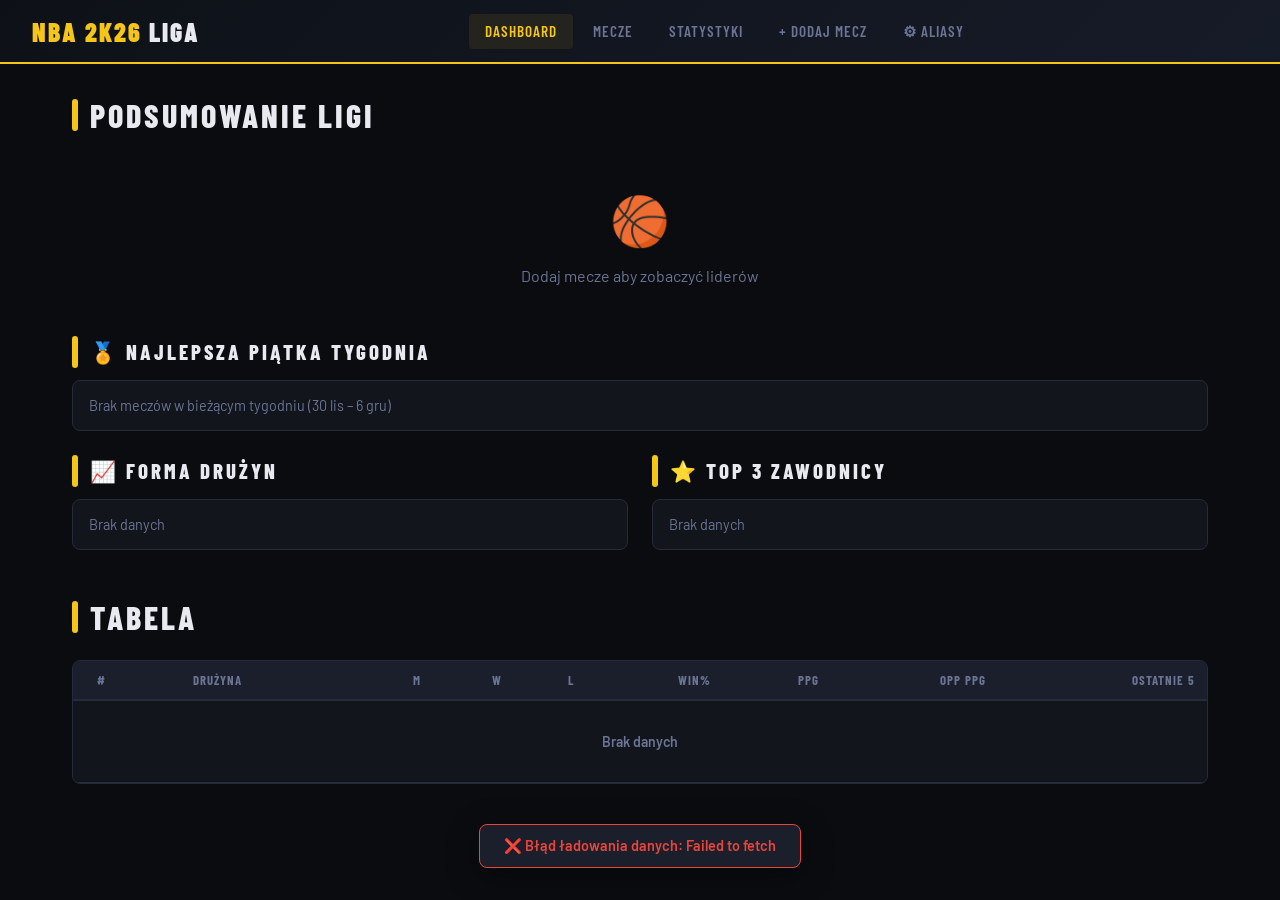
<file: indesssx.html>
<!DOCTYPE html><!-- v1772545680 -->
<html lang="pl">
<head>
<meta charset="UTF-8">
<meta name="viewport" content="width=device-width, initial-scale=1.0">
<title>NBA 2K26 Liga</title>
<link href="https://fonts.googleapis.com/css2?family=Barlow+Condensed:wght@400;600;700;800;900&family=Barlow:wght@400;500;600&display=swap" rel="stylesheet">
<style>
  :root {
    --bg: #0a0c10;
    --surface: #12151c;
    --surface2: #1a1f2b;
    --border: #252b3a;
    --accent: #f5c518;
    --accent2: #e8453c;
    --text: #e8eaf0;
    --muted: #6b7494;
    --win: #2ecc71;
    --loss: #e8453c;
    --grade-a: #f5c518;
    --grade-b: #4fc3f7;
    --grade-c: #ff8a65;
  }
  * { box-sizing: border-box; margin: 0; padding: 0; }
  body {
    background: var(--bg);
    color: var(--text);
    font-family: 'Barlow', sans-serif;
    min-height: 100vh;
  }

  /* HEADER */
  header {
    background: linear-gradient(135deg, #0d1117 0%, #161b28 100%);
    border-bottom: 2px solid var(--accent);
    padding: 0 2rem;
    display: flex;
    align-items: center;
    justify-content: space-between;
    height: 64px;
    position: sticky;
    top: 0;
    z-index: 100;
  }
  .logo {
    font-family: 'Barlow Condensed', sans-serif;
    font-weight: 900;
    font-size: 1.6rem;
    letter-spacing: 2px;
    color: var(--accent);
    text-transform: uppercase;
  }
  .logo span { color: var(--text); }
  nav { display: flex; gap: 0.25rem; }
  nav button {
    background: none;
    border: none;
    color: var(--muted);
    font-family: 'Barlow Condensed', sans-serif;
    font-weight: 600;
    font-size: 0.95rem;
    letter-spacing: 1px;
    text-transform: uppercase;
    padding: 0.5rem 1rem;
    cursor: pointer;
    border-radius: 4px;
    transition: all 0.2s;
  }
  nav button:hover, nav button.active {
    color: var(--accent);
    background: rgba(245,197,24,0.08);
  }

  /* MAIN */
  main { max-width: 1200px; margin: 0 auto; padding: 2rem; }

  /* VIEWS */
  .view { display: none; }
  .view.active { display: block; animation: fadeIn 0.3s ease; }
  @keyframes fadeIn { from { opacity:0; transform:translateY(8px); } to { opacity:1; transform:translateY(0); } }

  /* SECTION TITLE */
  .section-title {
    font-family: 'Barlow Condensed', sans-serif;
    font-weight: 800;
    font-size: 2rem;
    letter-spacing: 3px;
    text-transform: uppercase;
    color: var(--text);
    margin-bottom: 1.5rem;
    display: flex;
    align-items: center;
    gap: 0.75rem;
  }
  .section-title::before {
    content: '';
    display: block;
    width: 6px;
    height: 2rem;
    background: var(--accent);
    border-radius: 3px;
  }

  /* CARDS */
  .card {
    background: var(--surface);
    border: 1px solid var(--border);
    border-radius: 8px;
    padding: 1.5rem;
    margin-bottom: 1.5rem;
  }

  /* UPLOAD ZONE */
  .upload-zone {
    border: 2px dashed var(--border);
    border-radius: 12px;
    padding: 3rem 2rem;
    text-align: center;
    cursor: pointer;
    transition: all 0.3s;
    background: var(--surface);
    position: relative;
  }
  .upload-zone:hover, .upload-zone.dragover {
    border-color: var(--accent);
    background: rgba(245,197,24,0.04);
  }
  .upload-zone input { position: absolute; inset: 0; opacity: 0; cursor: pointer; width: 100%; height: 100%; }
  .upload-icon { font-size: 3rem; margin-bottom: 0.75rem; }
  .upload-zone h3 {
    font-family: 'Barlow Condensed', sans-serif;
    font-size: 1.3rem;
    font-weight: 700;
    letter-spacing: 1px;
    color: var(--text);
    margin-bottom: 0.5rem;
  }
  .upload-zone p { color: var(--muted); font-size: 0.9rem; }

  /* FORM ELEMENTS */
  label { display: block; font-size: 0.8rem; font-weight: 600; letter-spacing: 1px; text-transform: uppercase; color: var(--muted); margin-bottom: 0.4rem; margin-top: 1rem; }
  input, select, textarea {
    width: 100%;
    background: var(--surface2);
    border: 1px solid var(--border);
    border-radius: 6px;
    color: var(--text);
    font-family: 'Barlow', sans-serif;
    font-size: 0.95rem;
    padding: 0.6rem 0.9rem;
    outline: none;
    transition: border-color 0.2s;
  }
  input:focus, select:focus { border-color: var(--accent); }
  select option { background: var(--surface2); }

  /* BUTTONS */
  .btn {
    font-family: 'Barlow Condensed', sans-serif;
    font-weight: 700;
    letter-spacing: 1.5px;
    text-transform: uppercase;
    font-size: 0.95rem;
    padding: 0.7rem 1.5rem;
    border: none;
    border-radius: 6px;
    cursor: pointer;
    transition: all 0.2s;
    display: inline-flex;
    align-items: center;
    gap: 0.5rem;
  }
  .btn-primary { background: var(--accent); color: #000; }
  .btn-primary:hover { background: #ffd600; transform: translateY(-1px); }
  .btn-danger { background: var(--accent2); color: #fff; }
  .btn-danger:hover { background: #ff5c54; }
  .btn-ghost { background: transparent; color: var(--muted); border: 1px solid var(--border); }
  .btn-ghost:hover { border-color: var(--accent); color: var(--accent); }
  .btn:disabled { opacity: 0.4; cursor: not-allowed; transform: none !important; }
  .btn-row { display: flex; gap: 0.75rem; margin-top: 1.25rem; flex-wrap: wrap; }

  /* SPINNER */
  @keyframes spin { to { transform: rotate(360deg); } }
  .spinner { width: 18px; height: 18px; border: 2px solid rgba(0,0,0,0.3); border-top-color: #000; border-radius: 50%; animation: spin 0.7s linear infinite; }

  /* STATUS */
  .status-box {
    border-radius: 8px;
    padding: 1rem 1.25rem;
    font-size: 0.9rem;
    margin-top: 1rem;
    display: none;
  }
  .status-box.show { display: block; }
  .status-box.info { background: rgba(79,195,247,0.1); border: 1px solid rgba(79,195,247,0.3); color: #4fc3f7; }
  .status-box.success { background: rgba(46,204,113,0.1); border: 1px solid rgba(46,204,113,0.3); color: var(--win); }
  .status-box.error { background: rgba(232,69,60,0.1); border: 1px solid rgba(232,69,60,0.3); color: var(--loss); }

  /* PREVIEW */
  #screenshot-preview { max-width: 100%; border-radius: 8px; margin-top: 1rem; display: none; border: 1px solid var(--border); }

  /* MATCH LIST */
  .matches-grid { display: flex; flex-direction: column; gap: 1rem; }
  .match-card {
    background: var(--surface);
    border: 1px solid var(--border);
    border-radius: 10px;
    padding: 1.25rem 1.5rem;
    display: grid;
    grid-template-columns: 1fr auto 1fr;
    align-items: center;
    gap: 1.5rem;
    transition: border-color 0.2s;
    cursor: pointer;
  }
  .match-card:hover { border-color: var(--accent); }
  .team-side { display: flex; flex-direction: column; gap: 0.25rem; }
  .team-side.right { text-align: right; }
  .team-name {
    font-family: 'Barlow Condensed', sans-serif;
    font-weight: 700;
    font-size: 1.15rem;
    letter-spacing: 1px;
    text-transform: uppercase;
  }
  .team-score {
    font-family: 'Barlow Condensed', sans-serif;
    font-weight: 900;
    font-size: 2.5rem;
    line-height: 1;
    color: var(--text);
  }
  .team-score.winner { color: var(--accent); }
  .match-meta { text-align: center; }
  .match-date { color: var(--muted); font-size: 0.8rem; letter-spacing: 0.5px; }
  .vs-badge {
    background: var(--surface2);
    border: 1px solid var(--border);
    border-radius: 50%;
    width: 40px; height: 40px;
    display: flex; align-items: center; justify-content: center;
    font-family: 'Barlow Condensed', sans-serif;
    font-weight: 800;
    font-size: 0.85rem;
    color: var(--muted);
    margin: 0.5rem auto;
  }

  /* STATS TABLE */
  .stats-table-wrap { overflow-x: auto; }
  table {
    width: 100%;
    border-collapse: collapse;
    font-size: 0.88rem;
  }
  thead tr {
    background: var(--surface2);
    border-bottom: 2px solid var(--border);
  }
  th {
    font-family: 'Barlow Condensed', sans-serif;
    font-weight: 700;
    font-size: 0.8rem;
    letter-spacing: 1px;
    text-transform: uppercase;
    color: var(--muted);
    padding: 0.7rem 0.75rem;
    text-align: right;
    white-space: nowrap;
  }
  th:first-child { text-align: left; }
  td {
    padding: 0.6rem 0.75rem;
    text-align: right;
    border-bottom: 1px solid var(--border);
    white-space: nowrap;
  }
  td:first-child { text-align: left; font-weight: 600; }
  tr:hover td { background: rgba(255,255,255,0.02); }
  #stats-body tr { cursor: pointer; }
  #stats-body tr:hover td { background: rgba(245,197,24,0.04); }
  .player-name { display: flex; align-items: center; gap: 0.5rem; }

  /* GRADE BADGE */
  .grade {
    font-family: 'Barlow Condensed', sans-serif;
    font-weight: 800;
    font-size: 0.95rem;
    padding: 0.15rem 0.5rem;
    border-radius: 4px;
    display: inline-block;
  }
  .grade-A, .grade-Ap { background: rgba(245,197,24,0.15); color: var(--grade-a); }
  .grade-B, .grade-Bp, .grade-Bm { background: rgba(79,195,247,0.15); color: var(--grade-b); }
  .grade-C, .grade-Cp, .grade-Cm { background: rgba(255,138,101,0.15); color: var(--grade-c); }
  .grade-Am { background: rgba(245,197,24,0.12); color: var(--grade-a); }

  /* STANDINGS */
  .standings-table td:first-child { font-weight: 700; }
  .rank-num {
    font-family: 'Barlow Condensed', sans-serif;
    font-weight: 900;
    font-size: 1.1rem;
    color: var(--muted);
    width: 2rem;
  }
  .rank-1 { color: var(--accent); }
  .rank-2 { color: #ccc; }
  .rank-3 { color: #cd7f32; }

  /* MODAL */
  .modal-overlay {
    position: fixed;
    inset: 0;
    background: rgba(0,0,0,0.85);
    z-index: 200;
    display: none;
    align-items: center;
    justify-content: center;
    padding: 1rem;
  }
  .modal-overlay.open { display: flex; }
  .modal {
    background: var(--surface);
    border: 1px solid var(--border);
    border-radius: 12px;
    max-width: 900px;
    width: 100%;
    max-height: 90vh;
    overflow-y: auto;
    padding: 2rem;
    position: relative;
  }
  .modal-close {
    position: absolute;
    top: 1rem; right: 1rem;
    background: none;
    border: none;
    color: var(--muted);
    font-size: 1.5rem;
    cursor: pointer;
    line-height: 1;
  }
  .modal-close:hover { color: var(--text); }

  /* TEAM HEADER IN MODAL */
  .modal-score-row {
    display: flex;
    align-items: center;
    justify-content: space-between;
    margin-bottom: 1.5rem;
    padding-bottom: 1.5rem;
    border-bottom: 1px solid var(--border);
  }
  .modal-team { font-family: 'Barlow Condensed', sans-serif; font-weight: 800; font-size: 1.5rem; text-transform: uppercase; letter-spacing: 2px; }
  .modal-score-big { font-family: 'Barlow Condensed', sans-serif; font-weight: 900; font-size: 3rem; color: var(--accent); }

  /* QUARTER ROW */
  .quarters { display: flex; gap: 0.5rem; margin-top: 0.25rem; }
  .q-box { background: var(--surface2); border-radius: 4px; padding: 0.2rem 0.5rem; font-size: 0.75rem; color: var(--muted); font-weight: 600; }

  /* TABS */
  .tabs { display: flex; gap: 0.25rem; margin-bottom: 1.5rem; border-bottom: 1px solid var(--border); }
  .tab-btn {
    background: none; border: none;
    font-family: 'Barlow Condensed', sans-serif;
    font-weight: 700; font-size: 0.9rem;
    letter-spacing: 1px; text-transform: uppercase;
    color: var(--muted); padding: 0.6rem 1rem;
    cursor: pointer; border-bottom: 2px solid transparent;
    margin-bottom: -1px; transition: all 0.2s;
  }
  .tab-btn:hover { color: var(--text); }
  .tab-btn.active { color: var(--accent); border-bottom-color: var(--accent); }
  .tab-content { display: none; }
  .tab-content.active { display: block; }

  /* FILTERS */
  .filters { display: flex; gap: 0.75rem; flex-wrap: wrap; margin-bottom: 1.25rem; align-items: flex-end; }
  .filters > div { flex: 1; min-width: 150px; }
  .filters label { margin-top: 0; }

  /* SORT ICONS */
  .sort-icon { font-size: 0.7rem; color: var(--accent); margin-left: 2px; }
  #stats-thead th:hover { color: var(--text) !important; background: rgba(255,255,255,0.03); }
  #stats-thead th { transition: color 0.15s, background 0.15s; }

  /* LEADER CARD */
  .leaders-grid { display: grid; grid-template-columns: repeat(auto-fill, minmax(200px, 1fr)); gap: 1rem; }
  .leader-card {
    background: var(--surface2);
    border: 1px solid var(--border);
    border-radius: 8px;
    padding: 1rem;
    text-align: center;
  }
  .leader-stat-name { font-size: 0.75rem; font-weight: 600; letter-spacing: 1px; text-transform: uppercase; color: var(--muted); margin-bottom: 0.5rem; }
  .leader-value { font-family: 'Barlow Condensed', sans-serif; font-weight: 900; font-size: 2rem; color: var(--accent); }
  .leader-player { font-weight: 600; font-size: 0.9rem; margin-top: 0.25rem; }
  .leader-team { font-size: 0.75rem; color: var(--muted); }

  /* EMPTY STATE */
  .empty {
    text-align: center;
    padding: 4rem 2rem;
    color: var(--muted);
  }
  .empty .icon { font-size: 3rem; margin-bottom: 1rem; }
  .empty h3 { font-family: 'Barlow Condensed', sans-serif; font-size: 1.4rem; font-weight: 700; letter-spacing: 1px; color: var(--text); margin-bottom: 0.5rem; }

  /* SCROLLBAR */
  ::-webkit-scrollbar { width: 6px; height: 6px; }
  ::-webkit-scrollbar-track { background: var(--bg); }
  ::-webkit-scrollbar-thumb { background: var(--border); border-radius: 3px; }

  /* ── TABLET ── */
  @media (max-width: 900px) {
    .leaders-grid { grid-template-columns: repeat(3, 1fr); }
    .filters { flex-direction: column; }
  }

  /* ── MOBILE ── */
  @media (max-width: 640px) {
    /* Header */
    header {
      height: auto;
      padding: 0.6rem 1rem;
      flex-wrap: wrap;
      gap: 0.5rem;
    }
    .logo { font-size: 1.2rem; }
    nav {
      width: 100%;
      overflow-x: auto;
      -webkit-overflow-scrolling: touch;
      scrollbar-width: none;
      gap: 0;
      padding-bottom: 2px;
    }
    nav::-webkit-scrollbar { display: none; }
    nav button {
      font-size: 0.75rem;
      padding: 0.4rem 0.65rem;
      white-space: nowrap;
    }
    #logout-btn, #baza-btn { font-size: 0.7rem; padding: 0.3rem 0.6rem; }

    /* Main */
    main { padding: 0.75rem; }
    .section-title { font-size: 1.4rem; }
    .card { padding: 1rem; }

    /* Match cards */
    .match-card {
      grid-template-columns: 1fr auto 1fr;
      gap: 0.5rem;
      padding: 0.85rem 0.75rem;
    }
    .team-name { font-size: 0.85rem; }
    .team-score { font-size: 1.8rem; }
    .q-box { font-size: 0.65rem; padding: 0.15rem 0.35rem; }
    .vs-badge { width: 32px; height: 32px; font-size: 0.75rem; }
    .match-date { font-size: 0.7rem; }

    /* Modal */
    .modal { padding: 1.25rem; }
    .modal-score-row {
      flex-direction: column;
      gap: 0.75rem;
      align-items: flex-start;
    }
    .modal-score-row > div:last-child { text-align: left !important; }
    .modal-team { font-size: 1.1rem; }
    .modal-score-big { font-size: 2rem; }

    /* Stats table - make scrollable */
    .stats-table-wrap { overflow-x: auto; -webkit-overflow-scrolling: touch; }
    table { min-width: 600px; }
    th, td { padding: 0.5rem 0.5rem; font-size: 0.78rem; }

    /* Leaders grid */
    .leaders-grid { grid-template-columns: repeat(2, 1fr); gap: 0.75rem; }
    .leader-value { font-size: 1.6rem; }
    .leader-card { padding: 0.75rem; }

    /* Standings table */
    #standings-body td, #standings-body th { white-space: nowrap; }

    /* Filters */
    .filters { flex-direction: column; gap: 0.5rem; }
    .filters > div { min-width: unset; }

    /* Upload zone */
    .upload-zone { padding: 2rem 1rem; }
    .upload-icon { font-size: 2rem; }
    .upload-zone h3 { font-size: 1rem; }

    /* Buttons */
    .btn { font-size: 0.85rem; padding: 0.6rem 1rem; }
    .btn-row { flex-direction: column; }
    .btn-row .btn { width: 100%; justify-content: center; }

    /* Setup box */
    .setup-box { padding: 1.5rem 1.25rem; }
    .setup-title { font-size: 1.3rem; }

    /* Parsed preview - stack teams vertically */
    #parsed-match-preview > div { grid-template-columns: 1fr !important; }

    /* Tabs */
    .tabs { overflow-x: auto; }
    .tab-btn { font-size: 0.8rem; padding: 0.5rem 0.75rem; white-space: nowrap; }

    /* Quarter boxes in modal */
    .quarters { flex-wrap: wrap; gap: 0.25rem; }
  }

  @media (max-width: 380px) {
    .match-card { grid-template-columns: 1fr; text-align: center; }
    .team-side.right { text-align: center; }
    .team-side.right .quarters { justify-content: center; }
    .leaders-grid { grid-template-columns: 1fr 1fr; }
  }

  /* LOGIN MODAL */
  .login-box {
    background: var(--surface);
    border: 1px solid var(--border);
    border-radius: 16px;
    padding: 2.5rem 2rem;
    width: 100%; max-width: 380px;
    text-align: center;
  }
  .login-logo {
    font-family: 'Barlow Condensed', sans-serif;
    font-weight: 900; font-size: 2rem;
    letter-spacing: 3px; color: var(--accent);
    text-transform: uppercase; margin-bottom: 0.25rem;
  }
  .login-sub { color: var(--muted); font-size: 0.9rem; margin-bottom: 2rem; }
  .login-box input {
    text-align: center; font-size: 1.1rem;
    letter-spacing: 4px; margin-bottom: 1rem;
  }
  .login-error { color: var(--loss); font-size: 0.85rem; margin-top: 0.5rem; min-height: 1.2rem; }
  @keyframes shake {
    0%,100%{transform:translateX(0)} 20%,60%{transform:translateX(-8px)} 40%,80%{transform:translateX(8px)}
  }
  .shake { animation: shake 0.4s ease; }

  /* TOAST */
  .toast {
    position: fixed; bottom: 2rem; left: 50%; transform: translateX(-50%) translateY(100px);
    background: var(--surface2); border: 1px solid var(--border);
    color: var(--text); padding: 0.75rem 1.5rem; border-radius: 8px;
    font-weight: 600; font-size: 0.9rem; z-index: 9999;
    transition: transform 0.3s ease; white-space: nowrap;
    box-shadow: 0 8px 32px rgba(0,0,0,0.4);
  }
  .toast.show { transform: translateX(-50%) translateY(0); }
  .toast-success { border-color: var(--win); color: var(--win); }
  .toast-error { border-color: var(--loss); color: var(--loss); }

  /* GLOBAL LOADER */
  #global-loader {
    position: fixed; inset: 0; z-index: 8000;
    background: rgba(10,12,16,0.85);
    display: none; align-items: center; justify-content: center;
    flex-direction: column; gap: 1rem;
  }
  .loader-spinner { width: 48px; height: 48px; border: 3px solid var(--border); border-top-color: var(--accent); border-radius: 50%; animation: spin 0.8s linear infinite; }
  .loader-text { font-family: 'Barlow Condensed', sans-serif; font-weight: 700; letter-spacing: 2px; color: var(--muted); font-size: 0.9rem; text-transform: uppercase; }

  /* SETUP MODAL */
  .setup-box {
    background: var(--surface);
    border: 1px solid var(--accent);
    border-radius: 16px;
    padding: 2.5rem 2rem;
    width: 100%; max-width: 480px;
  }
  .setup-title { font-family: 'Barlow Condensed', sans-serif; font-weight: 900; font-size: 1.6rem; letter-spacing: 2px; text-transform: uppercase; margin-bottom: 0.25rem; }
  .setup-sub { color: var(--muted); font-size: 0.88rem; margin-bottom: 1.5rem; line-height: 1.5; }
  .step-badge { display: inline-block; background: var(--accent); color: #000; font-family: 'Barlow Condensed', sans-serif; font-weight: 800; font-size: 0.75rem; padding: 0.1rem 0.5rem; border-radius: 3px; margin-right: 0.4rem; letter-spacing: 1px; }


  .hot{display:inline-block;font-size:.65rem;background:#ff6b35;color:#fff;border-radius:4px;padding:1px 5px;margin-left:5px;font-weight:700;vertical-align:middle;animation:hpulse 1.5s infinite}
  @keyframes hpulse{0%,100%{opacity:1}50%{opacity:.65}}
  .l5{display:flex;gap:3px;justify-content:center}
  .l5w,.l5l,.l5e{width:14px;height:14px;border-radius:3px;display:inline-block}
  .l5w{background:var(--win)} .l5l{background:var(--loss)} .l5e{background:var(--border)}
  .ppgrow{display:flex;align-items:center;gap:.75rem;margin-bottom:.55rem}
  .ppglbl{width:155px;font-weight:600;font-size:.88rem;text-align:right;white-space:nowrap;overflow:hidden;text-overflow:ellipsis}
  .ppgtrack{flex:1;background:var(--surface2);border-radius:4px;height:24px;overflow:hidden}
  .ppgfill{height:100%;background:linear-gradient(90deg,var(--accent),#d4a800);border-radius:4px;display:flex;align-items:center;padding-left:8px}
  .ppgval{font-family:'Barlow Condensed',sans-serif;font-weight:700;font-size:.9rem;color:#000}
  .cbrow{display:flex;gap:1.5rem;flex-wrap:wrap;padding:.75rem 1rem;background:var(--surface2);border:1px solid var(--border);border-radius:8px;margin-bottom:1.25rem}
  .cbi{text-align:center} .cbil{font-size:.7rem;color:var(--muted);text-transform:uppercase;letter-spacing:1px}
  .cbiv{font-family:'Barlow Condensed',sans-serif;font-weight:900;font-size:1.3rem;color:var(--text)}
  .h2hbar{height:8px;border-radius:4px;overflow:hidden;margin:.4rem 0;display:flex}
  .h2hl{background:var(--accent)} .h2hr{background:var(--accent2)}
  .cmprow{display:flex;align-items:center;border-bottom:1px solid var(--border);padding:.45rem 0}
  .cmplbl{width:55px;font-size:.72rem;color:var(--muted);text-transform:uppercase;letter-spacing:1px;text-align:center}
  .cmpval{flex:1;text-align:center;font-family:'Barlow Condensed',sans-serif;font-weight:700;font-size:1.35rem}
  .cmpbetter{color:var(--accent)} .cmpworse{color:var(--muted)}

  .season-badge{display:inline-block;font-size:.7rem;background:var(--accent);color:#000;border-radius:4px;padding:1px 7px;font-weight:700;letter-spacing:1px;text-transform:uppercase;vertical-align:middle;margin-left:6px}
  .season-item{display:flex;align-items:center;justify-content:space-between;padding:.75rem 1rem;background:var(--surface2);border:1px solid var(--border);border-radius:8px;margin-bottom:.5rem}
  .season-item.active-season{border-color:var(--accent)}
  .season-modal-btn{background:none;border:1px solid var(--border);color:var(--muted);border-radius:6px;padding:.3rem .7rem;cursor:pointer;font-size:.8rem;font-family:inherit}
  .season-modal-btn:hover{border-color:var(--accent);color:var(--accent)}
  .season-modal-btn.danger:hover{border-color:var(--loss);color:var(--loss)}

  .form-row{display:flex;align-items:center;justify-content:space-between;padding:.5rem 0;border-bottom:1px solid var(--border)}
  .form-row:last-child{border-bottom:none}
  .form-name{font-weight:600;font-size:.9rem;min-width:130px}
  .form-dots{display:flex;gap:4px}
  .fd-w{width:18px;height:18px;border-radius:4px;background:var(--win);display:inline-block;flex-shrink:0}
  .fd-l{width:18px;height:18px;border-radius:4px;background:var(--loss);display:inline-block;flex-shrink:0}
  .fd-e{width:18px;height:18px;border-radius:4px;background:var(--border);display:inline-block;flex-shrink:0}
  .top3-row{display:flex;align-items:center;gap:.75rem;padding:.6rem 0;border-bottom:1px solid var(--border)}
  .top3-row:last-child{border-bottom:none}
  .top3-rank{font-family:'Barlow Condensed',sans-serif;font-weight:900;font-size:1.4rem;width:28px;text-align:center}
  .top3-rank-1{color:var(--accent)}
  .top3-rank-2{color:#ccc}
  .top3-rank-3{color:#cd7f32}
  .top3-info{flex:1}
  .top3-name{font-weight:700;font-size:.95rem}
  .top3-team{font-size:.75rem;color:var(--muted)}
  .top3-grade{font-family:'Barlow Condensed',sans-serif;font-weight:900;font-size:1.4rem}
  @media(max-width:640px){#dashboard-extras{grid-template-columns:1fr}}

  .tow-grid{display:flex;gap:1rem;flex-wrap:wrap}
  .tow-card{flex:1;min-width:130px;background:var(--surface2);border:1px solid var(--border);border-radius:10px;padding:.9rem;text-align:center;cursor:pointer;transition:border-color .2s}
  .tow-card:hover{border-color:var(--accent)}
  .tow-pos{font-family:'Barlow Condensed',sans-serif;font-weight:900;font-size:.8rem;letter-spacing:2px;color:var(--accent);margin-bottom:.3rem}
  .tow-name{font-weight:700;font-size:.95rem;margin-bottom:.2rem}
  .tow-team{font-size:.72rem;color:var(--muted);margin-bottom:.4rem}
  .tow-score{font-family:'Barlow Condensed',sans-serif;font-weight:900;font-size:1.1rem}
  .tow-stats{font-size:.72rem;color:var(--muted);margin-top:.3rem}
</style>
</head>
<body>

<!-- GLOBAL LOADER -->
<div id="global-loader" style="display:none">
  <div class="loader-spinner"></div>
  <div class="loader-text">Ładowanie danych...</div>
</div>

<!-- TOAST -->
<div class="toast" id="toast"></div>

<!-- SETUP MODAL (first run) -->
<div class="modal-overlay" id="setup-modal" style="display:none">
  <div class="setup-box">
    <div class="setup-title">🏀 Konfiguracja</div>
    <div class="setup-sub">Aby dane meczów były dostępne dla wszystkich, podłącz bazę danych JSONBin.io.<br>Dane zostaną zapisane tylko w Twojej przeglądarce.</div>

    <div style="background:var(--surface2);border-radius:8px;padding:1rem;margin-bottom:1.25rem;font-size:0.85rem;line-height:1.7;color:var(--muted)">
      <div><span class="step-badge">1</span> Wejdź na <strong style="color:var(--text)">jsonbin.io</strong> i załóż darmowe konto</div>
      <div><span class="step-badge">2</span> Kliknij <strong style="color:var(--text)">API Keys</strong> → skopiuj <strong style="color:var(--text)">Master Key</strong></div>
      <div><span class="step-badge">3</span> Kliknij <strong style="color:var(--text)">Bins → New Bin</strong>, wklej <code style="color:var(--accent)">{"matches":[],"aliases":{}}</code> i zapisz</div>
      <div><span class="step-badge">4</span> Skopiuj <strong style="color:var(--text)">Bin ID</strong> z URL</div>
    </div>

    <label>Master Key <span style="color:var(--muted);font-weight:400">(tylko w Twojej przeglądarce)</span></label>
    <input type="password" id="setup-key" placeholder="$2b$10$...">

    <label style="margin-top:0.75rem">Bin ID</label>
    <input type="text" id="setup-bin" placeholder="np. 64f3a1b2c3d4e5f6a7b8c9d0">

    <div style="border-top:1px solid var(--border);margin:1.25rem 0"></div>
    <div style="background:var(--surface2);border-radius:8px;padding:0.75rem 1rem;margin-bottom:1rem;font-size:0.85rem;color:var(--muted);line-height:1.6">
      <span class="step-badge">5</span> Wejdź na <strong style="color:var(--text)">console.anthropic.com</strong> → <strong style="color:var(--text)">API Keys</strong> → utwórz nowy klucz
    </div>
    <label>Anthropic API Key <span style="color:var(--muted);font-weight:400">(tylko w Twojej przeglądarce)</span></label>
    <input type="password" id="setup-anthropic" placeholder="sk-ant-...">

    <div id="setup-error" style="color:var(--loss);font-size:0.85rem;margin-top:0.75rem;min-height:1.2rem"></div>

    <button class="btn btn-primary" style="width:100%;justify-content:center;margin-top:1rem" onclick="saveSetup()">
      <span id="setup-btn-text">✅ Zapisz i połącz</span>
    </button>
  </div>
</div>



<header>
  <div class="logo">NBA 2K26 <span>Liga</span></div>
  <nav>
    <button class="active" onclick="showView('dashboard')">Dashboard</button>
    <button onclick="showView('matches')">Mecze</button>
    <button onclick="showView('stats')">Statystyki</button>
    <button onclick="showView('add-match')">+ Dodaj Mecz</button>
    <button onclick="showView('aliases')">⚙ Aliasy</button>
  </nav>
  <div style="display:flex;gap:0.5rem;align-items:center">
    <button id="logout-btn" class="btn btn-ghost" onclick="logout()" style="display:none;font-size:0.8rem;padding:0.35rem 0.8rem">🔓 Wyloguj</button>
    <button id="baza-btn" class="btn btn-ghost" onclick="openSetupModal()" style="display:none;font-size:0.8rem;padding:0.35rem 0.8rem" title="Zmień konfigurację bazy danych">⚙ Baza</button>
    <button id="season-btn" class="btn btn-ghost" onclick="openSeasonModal()" style="display:none;font-size:0.8rem;padding:0.35rem 0.8rem">🏆 Sezony</button>
  </div>
</header>

<main>

  <!-- DASHBOARD -->
  <div id="view-dashboard" class="view active">
    <div class="section-title">Podsumowanie Ligi</div>
    <div class="leaders-grid" id="leaders-grid">
      <div class="empty" style="grid-column:1/-1;padding:2rem"><div class="icon">🏀</div><p>Dodaj mecze aby zobaczyć liderów</p></div>
    </div>
    <br>
    <div style="margin-bottom:1.5rem">
      <div class="section-title" style="font-size:1.3rem;margin-bottom:.75rem">🏅 Najlepsza Piątka Tygodnia</div>
      <div class="card" style="padding:1rem" id="team-of-week-wrap"><div style="color:var(--muted);font-size:.9rem">Brak danych z bieżącego tygodnia</div></div>
    </div>
    <div style="display:grid;grid-template-columns:1fr 1fr;gap:1.5rem;margin-bottom:1.5rem" id="dashboard-extras">
      <div>
        <div class="section-title" style="font-size:1.3rem;margin-bottom:.75rem">📈 Forma Drużyn</div>
        <div class="card" style="padding:1rem" id="team-form-wrap"><div style="color:var(--muted);font-size:.9rem">Brak danych</div></div>
      </div>
      <div>
        <div class="section-title" style="font-size:1.3rem;margin-bottom:.75rem">⭐ Top 3 Zawodnicy</div>
        <div class="card" style="padding:1rem" id="top3-wrap"><div style="color:var(--muted);font-size:.9rem">Brak danych</div></div>
      </div>
    </div>
    <div class="section-title">Tabela</div>
    <div class="card" style="padding:0;overflow:hidden">
      <div class="stats-table-wrap">
        <table style="min-width:500px">
          <thead><tr>
            <th style="text-align:left; padding-left:1.5rem">#</th>
            <th style="text-align:left">Drużyna</th>
            <th>M</th><th>W</th><th>L</th><th>WIN%</th><th>PPG</th><th>OPP PPG</th><th>Ostatnie 5</th>
          </tr></thead>
          <tbody id="standings-body">
            <tr><td colspan="9" style="text-align:center;padding:2rem;color:var(--muted)">Brak danych</td></tr>
          </tbody>
        </table>
      </div>
    </div>
  </div>

  <!-- MATCHES -->
  <div id="view-matches" class="view">
    <div style="display:flex;align-items:center;justify-content:space-between;flex-wrap:wrap;gap:1rem;margin-bottom:1rem"><div class="section-title" style="margin-bottom:0">Wyniki Meczów</div><div style="display:flex;gap:.75rem;flex-wrap:wrap"><select id="mfs" onchange="renderMatches()" style="background:var(--surface2);border:1px solid var(--border);color:var(--text);padding:.4rem .75rem;border-radius:6px;font-family:inherit;font-size:.85rem"><option value="">Wszystkie sezony</option></select>
        <select id="mft" onchange="renderMatches()" style="background:var(--surface2);border:1px solid var(--border);color:var(--text);padding:.4rem .75rem;border-radius:6px;font-family:inherit;font-size:.85rem"><option value="">Wszystkie druzyny</option></select><select id="mfp" onchange="renderMatches()" style="background:var(--surface2);border:1px solid var(--border);color:var(--text);padding:.4rem .75rem;border-radius:6px;font-family:inherit;font-size:.85rem"><option value="">Wszyscy zawodnicy</option></select></div></div>
    <div class="matches-grid" id="matches-list">
      <div class="empty"><div class="icon">📋</div><h3>Brak meczów</h3><p>Dodaj pierwszy mecz klikając "+ Dodaj Mecz"</p></div>
    </div>
  </div>

  <!-- STATS -->
  <div id="view-stats" class="view">
    <div style="display:flex;align-items:center;justify-content:space-between;flex-wrap:wrap;gap:1rem;margin-bottom:1.5rem"><div class="section-title" style="margin-bottom:0">Statystyki Zawodników</div><button onclick="openComparatorModal()" style="background:var(--surface2);border:1px solid var(--border);color:var(--muted);padding:.5rem 1rem;border-radius:6px;font-size:.85rem;cursor:pointer;font-family:inherit">&#x26A1; Porównaj</button></div>
    <div class="filters">
      <div><label>Sezon</label><select id="filter-season-stats" onchange="renderStats()"><option value="">Wszystkie sezony</option></select></div>
      <div><label>Drużyna</label><select id="filter-team" onchange="renderStats()"><option value="">Wszystkie</option></select></div>
    </div>
    <div class="card" style="padding:0">
      <div class="stats-table-wrap">
        <table>
          <thead><tr id="stats-thead">
            <th style="text-align:left; padding-left:1rem; cursor:pointer; user-select:none" onclick="sortByCol('name')"><span>Zawodnik</span><span id="sort-icon-name" class="sort-icon"></span></th>
            <th style="text-align:left; cursor:pointer; user-select:none" onclick="sortByCol('team')"><span>Drużyna</span><span id="sort-icon-team" class="sort-icon"></span></th>
            <th style="cursor:pointer;user-select:none" onclick="sortByCol('gp')">GP<span id="sort-icon-gp" class="sort-icon"></span></th>
            <th style="cursor:pointer;user-select:none" onclick="sortByCol('avggrade')">GRD<span id="sort-icon-avggrade" class="sort-icon"></span></th>
            <th style="cursor:pointer;user-select:none" onclick="sortByCol('pts')">PTS<span id="sort-icon-pts" class="sort-icon"></span></th>
            <th style="cursor:pointer;user-select:none" onclick="sortByCol('reb')">REB<span id="sort-icon-reb" class="sort-icon"></span></th>
            <th style="cursor:pointer;user-select:none" onclick="sortByCol('ast')">AST<span id="sort-icon-ast" class="sort-icon"></span></th>
            <th style="cursor:pointer;user-select:none" onclick="sortByCol('stl')">STL<span id="sort-icon-stl" class="sort-icon"></span></th>
            <th style="cursor:pointer;user-select:none" onclick="sortByCol('blk')">BLK<span id="sort-icon-blk" class="sort-icon"></span></th>
            <th style="cursor:pointer;user-select:none" onclick="sortByCol('to')">TO<span id="sort-icon-to" class="sort-icon"></span></th>
            <th style="cursor:pointer;user-select:none" onclick="sortByCol('fgpct')">FG%<span id="sort-icon-fgpct" class="sort-icon"></span></th>
            <th style="cursor:pointer;user-select:none" onclick="sortByCol('tppct')">3P%<span id="sort-icon-tppct" class="sort-icon"></span></th>
            <th style="cursor:pointer;user-select:none" onclick="sortByCol('ftpct')">FT%<span id="sort-icon-ftpct" class="sort-icon"></span></th>
          </tr></thead>
          <tbody id="stats-body">
            <tr><td colspan="12" style="text-align:center;padding:2rem;color:var(--muted)">Brak danych</td></tr>
          </tbody>
        </table>
      </div>
    </div>
  </div>

  <!-- ADD MATCH -->
  <div id="view-add-match" class="view">
    <div class="section-title">Dodaj Mecz</div>
    <div class="card">
      <p style="color:var(--muted);margin-bottom:1.5rem;font-size:0.95rem">Wgraj screenshot z ekranu Game Stats — AI automatycznie odczyta wszystkie statystyki.</p>

      <div class="upload-zone" id="upload-zone">
        <input type="file" accept="image/*" id="screenshot-input" onchange="handleFileSelect(this)">
        <div class="upload-icon">📸</div>
        <h3>Wgraj Screenshot z Meczu</h3>
        <p>Kliknij lub przeciągnij plik · PNG, JPG, WebP</p>
      </div>

      <img id="screenshot-preview" alt="Podgląd screenshota">

      <div style="display:grid;grid-template-columns:1fr 1fr;gap:1rem;margin-top:1.25rem">
        <div>
          <label>Data Meczu</label>
          <input type="date" id="match-date" value="">
        </div>
        <div>
          <label>Opcjonalna notatka</label>
          <input type="text" id="match-note" placeholder="np. Faza grupowa, runda 1...">
        </div>
      </div>

      <div class="btn-row">
        <button class="btn btn-primary" id="parse-btn" onclick="parseScreenshot()" disabled>
          <span id="parse-btn-text">🤖 Analizuj Screenshot</span>
        </button>
        <button class="btn btn-ghost" onclick="clearForm()">Wyczyść</button>
      </div>

      <div class="status-box" id="status-box"></div>
    </div>

    <!-- PARSED RESULT EDITOR -->
    <div id="parsed-result" style="display:none">
      <div class="section-title" style="margin-top:2rem">Sprawdź i Zapisz</div>
      <div class="card">
        <p style="color:var(--muted);font-size:0.9rem;margin-bottom:1.25rem">AI odczytał poniższe dane. Sprawdź, popraw jeśli trzeba, a następnie zapisz mecz.</p>
        <div id="parsed-match-preview"></div>
        <div class="btn-row">
          <button class="btn btn-primary" onclick="saveMatch()">✅ Zapisz Mecz</button>
          <button class="btn btn-ghost" onclick="document.getElementById('parsed-result').style.display='none'">Anuluj</button>
        </div>
      </div>
    </div>
  </div>


  <!-- ALIASES VIEW -->
  <div id="view-aliases" class="view">
    <div class="section-title">Korekty Nazw Zawodników</div>
    <div class="card">
      <p style="color:var(--muted);font-size:0.9rem;margin-bottom:1.5rem">Jeśli AI błędnie rozpoznaje nazwę zawodnika, dodaj tu korektę. Przy każdej nowej analizie screenshota błędna nazwa zostanie automatycznie zastąpiona poprawną.</p>
      <div style="display:grid;grid-template-columns:1fr 1fr auto;gap:0.75rem;align-items:end;margin-bottom:1rem">
        <div>
          <label>Błędna nazwa (jak AI rozpoznaje)</label>
          <input type="text" id="alias-wrong" placeholder="np. JoseiMatzura">
        </div>
        <div>
          <label>Poprawna nazwa</label>
          <input type="text" id="alias-correct" placeholder="np. JosefMatzura">
        </div>
        <button class="btn btn-primary" onclick="addAlias()">Dodaj</button>
      </div>
      <div id="aliases-list"></div>
      <div style="margin-top:1.5rem;padding-top:1.5rem;border-top:1px solid var(--border)">
        <div style="font-family:'Barlow Condensed',sans-serif;font-weight:700;font-size:1rem;letter-spacing:1px;margin-bottom:0.5rem">Zastosuj do zapisanych meczów</div>
        <p style="color:var(--muted);font-size:0.85rem;margin-bottom:0.75rem">Kliknij aby poprawić nazwy we wszystkich już zapisanych meczach według powyższych korekt.</p>
        <button class="btn btn-primary" onclick="applyAliasesToAllMatches()">🔧 Popraw wszystkie mecze</button>
        <span id="fix-result" style="margin-left:1rem;font-size:0.85rem;color:var(--win)"></span>
      </div>
    </div>
  </div>

</main>

<!-- MATCH DETAIL MODAL -->
<div class="modal-overlay" id="match-modal" onclick="if(event.target===this)closeModal()">
  <div class="modal">
    <button class="modal-close" onclick="closeModal()">✕</button>
    <div id="modal-content"></div>
  </div>
</div>

<script>
// ═══════════════════════════════════════════════════════════════
// DATA STORE
// ═══════════════════════════════════════════════════════════════
let matches = [];
let aliases = JSON.parse(localStorage.getItem('nba2k_aliases') || '{}'); // { "wrong": "correct" }
let seasons = [];
let currentSeasonId = null;
// Public read credentials (embedded for all visitors)
const PUBLIC_JB_KEY = '$2a$10$4PQ8y05G/YxgLAIC2nzIluA1wSN0X9pFkyieeRJHLX3Rjsg6t4YeS';
const PUBLIC_JB_BIN = '69a6c311ae596e708f5abaf8';

let jbKey = localStorage.getItem('nba2k_jb_key') || PUBLIC_JB_KEY;
let jbBin = localStorage.getItem('nba2k_jb_bin') || PUBLIC_JB_BIN;
let anthropicKey = localStorage.getItem('nba2k_anthropic_key') || '';
let pendingMatch = null;
let screenshotBase64 = null;
let screenshotMimeType = 'image/jpeg';

function addAlias() {
  const wrong = document.getElementById('alias-wrong').value.trim();
  const correct = document.getElementById('alias-correct').value.trim();
  if(!wrong || !correct) return;
  aliases[wrong] = correct;
  saveAliases();
  document.getElementById('alias-wrong').value = '';
  document.getElementById('alias-correct').value = '';
  renderAliases();
}

function removeAlias(wrong) {
  delete aliases[wrong];
  saveAliases();
  renderAliases();
}

function applyAliasesToAllMatches() {
  const changed = fixAllMatchesWithAliases();
  const el = document.getElementById('fix-result');
  if(changed > 0) {
    el.textContent = '✅ Poprawiono ' + changed + ' nazw!';
    renderStats();
  } else {
    el.textContent = 'Brak zmian do wprowadzenia.';
  }
  setTimeout(() => { if(el) el.textContent = ''; }, 3000);
}

function renderAliases() {
  const container = document.getElementById('aliases-list');
  if(!container) return;
  const entries = Object.entries(aliases);
  if(!entries.length) {
    container.innerHTML = '<p style="color:var(--muted);font-size:0.9rem;padding:1rem 0">Brak zdefiniowanych korekt.</p>';
    return;
  }
  container.innerHTML = `<table style="width:100%;border-collapse:collapse">
    <thead><tr>
      <th style="text-align:left;padding:0.6rem 0.75rem;font-size:0.75rem;letter-spacing:1px;color:var(--muted);text-transform:uppercase;border-bottom:1px solid var(--border)">Błędna nazwa</th>
      <th style="text-align:left;padding:0.6rem 0.75rem;font-size:0.75rem;letter-spacing:1px;color:var(--muted);text-transform:uppercase;border-bottom:1px solid var(--border)">Poprawna nazwa</th>
      <th style="border-bottom:1px solid var(--border)"></th>
    </tr></thead>
    <tbody>${entries.map(([w,c]) => `
      <tr>
        <td style="padding:0.6rem 0.75rem;border-bottom:1px solid var(--border);color:var(--loss)">${w}</td>
        <td style="padding:0.6rem 0.75rem;border-bottom:1px solid var(--border);color:var(--win);font-weight:600">${c}</td>
        <td style="padding:0.6rem 0.75rem;border-bottom:1px solid var(--border);text-align:right">
          <button onclick="removeAlias('${w}')" style="background:none;border:1px solid var(--border);color:var(--muted);border-radius:4px;padding:0.2rem 0.5rem;cursor:pointer;font-size:0.8rem" onmouseover="this.style.borderColor='var(--loss)';this.style.color='var(--loss)'" onmouseout="this.style.borderColor='var(--border)';this.style.color='var(--muted)'">✕ Usuń</button>
        </td>
      </tr>`).join('')}
    </tbody>
  </table>`;
}

async function saveData() {
  if(!jbKey || !jbBin) return;
  try {
    await fetch(`https://api.jsonbin.io/v3/b/${jbBin}`, {
      method: 'PUT',
      headers: { 'Content-Type': 'application/json', 'X-Master-Key': jbKey },
      body: JSON.stringify({ matches, aliases, seasons, currentSeasonId })
    });
  } catch(e) { console.error('Save error:', e); }
}

async function loadData() {
  if(!jbBin) return; // jbKey not required for public read
  try {
    showGlobalLoader(true);
    const headers = { 'Content-Type': 'application/json' };
    if(jbKey) headers['X-Master-Key'] = jbKey;
    const res = await fetch(`https://api.jsonbin.io/v3/b/${jbBin}/latest`, { headers });
    if(!res.ok) throw new Error('HTTP ' + res.status);
    const data = await res.json();
    matches = data.record?.matches || [];
    aliases = data.record?.aliases || {};
    seasons = data.record?.seasons || [];
    currentSeasonId = data.record?.currentSeasonId || null;
    localStorage.setItem('nba2k_aliases', JSON.stringify(aliases));
    // Auto-assign matches without seasonId to currentSeason
    if(currentSeasonId) {
      let _changed = 0;
      matches.forEach(m => { if(!m.seasonId) { m.seasonId = currentSeasonId; _changed++; } });
      if(_changed > 0) saveData();
    }
    renderDashboard();
    updateAuthUI();
    // Set default season filters to current season
    setTimeout(()=>{
      if(currentSeasonId) {
        const ss=document.getElementById('filter-season-stats');
        if(ss) { ss.value=currentSeasonId; }
        const sm=document.getElementById('mfs');
        if(sm) { sm.value=currentSeasonId; }
        renderStats();
        populateTeamFilter();
      }
    },300);
  } catch(e) {
    console.error('Load error:', e);
    showToast('❌ Błąd ładowania danych: ' + e.message, 'error');
  } finally {
    showGlobalLoader(false);
  }
}

function showGlobalLoader(show) {
  let el = document.getElementById('global-loader');
  if(el) el.style.display = show ? 'flex' : 'none';
}

function showToast(msg, type='info') {
  let toast = document.getElementById('toast');
  if(!toast) return;
  toast.textContent = msg;
  toast.className = 'toast toast-' + type + ' show';
  setTimeout(() => toast.classList.remove('show'), 3500);
}

// Fix all player names in all saved matches using current aliases
function fixAllMatchesWithAliases() {
  let changed = 0;
  matches = matches.map(m => {
    [m.team1, m.team2].forEach(team => {
      if(team.players) team.players = team.players.map(p => {
        const fixed = applyAlias(p.name);
        if(fixed !== p.name) { changed++; p.name = fixed; }
        return p;
      });
    });
    return m;
  });
  if(changed > 0) {
    saveData();
    console.log('Fixed', changed, 'player names');
  }
  return changed;
}

function saveAliases() {
  localStorage.setItem('nba2k_aliases', JSON.stringify(aliases));
  saveData();
}

// Apply aliases to a name
function applyAlias(name) {
  const key = name.trim().toLowerCase();
  for(const [wrong, correct] of Object.entries(aliases)) {
    if(wrong.toLowerCase() === key) return correct;
  }
  return name;
}

// Apply aliases to all players in a match
function applyAliasesToMatch(match) {
  if(match.team1?.players) match.team1.players = match.team1.players.map(p => ({...p, name: applyAlias(p.name)}));
  if(match.team2?.players) match.team2.players = match.team2.players.map(p => ({...p, name: applyAlias(p.name)}));
  return match;
}

// ═══════════════════════════════════════════════════════════════
// NAVIGATION
// ═══════════════════════════════════════════════════════════════
function showView(id) {
  if(PROTECTED_VIEWS.includes(id)) {
    isLoggedIn().then(logged => {
      if(!logged) {
        pendingAuthView = id;
        document.getElementById('login-input').value = '';
        document.getElementById('login-error').textContent = '';
        document.getElementById('auth-modal').classList.add('open');
        setTimeout(() => document.getElementById('login-input').focus(), 100);
      } else {
        _doShowView(id);
      }
    });
    return;
  }
  _doShowView(id);
}

function _doShowView(id) {
  document.querySelectorAll('.view').forEach(v => v.classList.remove('active'));
  document.getElementById('view-' + id).classList.add('active');
  document.querySelectorAll('nav button').forEach((b,i) => {
    const ids = ['dashboard','matches','stats','add-match','aliases'];
    b.classList.toggle('active', ids[i] === id);
  });
  if(id==='dashboard') renderDashboard();
  if(id==='matches') renderMatches();
  if(id==='stats') { renderStats(); populateTeamFilter(); }
  if(id==='aliases') renderAliases();
  updateAuthUI();
}

// ═══════════════════════════════════════════════════════════════
// FILE HANDLING
// ═══════════════════════════════════════════════════════════════
function handleFileSelect(input) {
  const file = input.files[0];
  if(!file) return;
  const reader = new FileReader();
  reader.onload = e => {
    const dataUrl = e.target.result;
    screenshotBase64 = dataUrl.split(',')[1];
    // Auto-detect media type from data URL
    const mimeMatch = dataUrl.match(/data:([^;]+);/);
    screenshotMimeType = mimeMatch ? mimeMatch[1] : 'image/jpeg';
    console.log('Detected mime type:', screenshotMimeType);
    const preview = document.getElementById('screenshot-preview');
    preview.src = e.target.result;
    preview.style.display = 'block';
    document.getElementById('parse-btn').disabled = false;
    setStatus('info', '✓ Plik wgrany — kliknij "Analizuj Screenshot" aby odczytać statystyki.');
  };
  reader.readAsDataURL(file);
}

// Drag and drop
const uploadZone = document.getElementById('upload-zone');
uploadZone.addEventListener('dragover', e => { e.preventDefault(); uploadZone.classList.add('dragover'); });
uploadZone.addEventListener('dragleave', () => uploadZone.classList.remove('dragover'));
uploadZone.addEventListener('drop', e => {
  e.preventDefault();
  uploadZone.classList.remove('dragover');
  const file = e.dataTransfer.files[0];
  if(file) {
    const input = document.getElementById('screenshot-input');
    const dt = new DataTransfer();
    dt.items.add(file);
    input.files = dt.files;
    handleFileSelect(input);
  }
});

// ═══════════════════════════════════════════════════════════════
// AI PARSING
// ═══════════════════════════════════════════════════════════════
async function parseScreenshot() {
  if(!screenshotBase64) return;
  if(!anthropicKey) {
    setStatus('error', '❌ Brak klucza Anthropic API. Kliknij "⚙ Baza" w nagłówku aby skonfigurować.');
    return;
  }
  const btn = document.getElementById('parse-btn');
  const btnText = document.getElementById('parse-btn-text');
  btn.disabled = true;
  btnText.innerHTML = '<div class="spinner"></div> Analizuję...';
  setStatus('info', '🤖 AI analizuje screenshot, proszę czekać...');

  const prompt = `Analizuj ten screenshot z gry NBA 2K z ekranu "Game Stats".

BARDZO WAŻNE - NAZWY DRUŻYN: Nazwy drużyn to NIE są nicki zawodników. Szukaj ich w:
1. Nagłówku każdej sekcji tabeli (tekst nad listą zawodników, np. "Katowice Aliens PL", "Illegal Esports")
2. Logo/emblemat po lewej stronie ekranu - pod spodem często jest nazwa
3. Na górze/dole ekranu jako tytuły

Wyodrębnij WSZYSTKIE dane i zwróć WYŁĄCZNIE poprawny JSON (bez markdown, bez komentarzy):
{
  "team1": {
    "name": "PEŁNA NAZWA DRUŻYNY (nie nick gracza)",
    "score": 67,
    "quarters": [18, 17, 16, 16],
    "players": [
      {"name": "NickGracza", "pos": "PG", "grade": "B+", "pts": 24, "reb": 0, "ast": 9, "stl": 0, "blk": 0, "fouls": 0, "to": 3, "fgm": 7, "fga": 20, "tpm": 6, "tpa": 16, "ftm": 4, "fta": 4}
    ]
  },
  "team2": {
    "name": "PEŁNA NAZWA DRUŻYNY (nie nick gracza)",
    "score": 87,
    "quarters": [27, 16, 20, 24],
    "players": [{"name": "NickGracza", "grade": "A+", "pts": 40, "reb": 0, "ast": 11, "stl": 0, "blk": 0, "fouls": 0, "to": 2, "fgm": 15, "fga": 20, "tpm": 10, "tpa": 15, "ftm": 0, "fta": 0}]
  }
}
POZYCJE: Zawodnicy są zawsze w tej samej kolejności od góry: 1=PG, 2=SG, 3=SF (Lock), 4=PF, 5=C. Dodaj pole "pos" do każdego zawodnika.
Użyj dokładnych liczb z ekranu. Jeśli coś nieczytelne, wstaw 0.`

  try {
    const response = await fetch('https://api.anthropic.com/v1/messages', {
      method: 'POST',
      headers: { 'Content-Type': 'application/json', 'anthropic-dangerous-direct-browser-access': 'true', 'x-api-key': anthropicKey, 'anthropic-version': '2023-06-01' },
      body: JSON.stringify({
        model: 'claude-sonnet-4-20250514',
        max_tokens: 4000,
        messages: [{
          role: 'user',
          content: [
            { type: 'image', source: { type: 'base64', media_type: screenshotMimeType, data: screenshotBase64 } },
            { type: 'text', text: prompt }
          ]
        }]
      })
    });

    const data = await response.json();
    console.log('API response:', JSON.stringify(data));

    // Check for API errors
    if(data.error) throw new Error('API Error: ' + data.error.message);
    if(!data.content || !data.content.length) throw new Error('Pusta odpowiedź API. Sprawdź konsolę.');

    const text = data.content.map(c => c.text||'').join('');
    console.log('Raw text:', text);
    setStatus('info', '📄 Odpowiedź AI otrzymana, parsowanie JSON...');

    // Robust JSON extraction
    const firstBrace = text.indexOf('{');
    const lastBrace = text.lastIndexOf('}');
    if(firstBrace === -1 || lastBrace === -1) {
      throw new Error('Brak JSON. Odpowiedź AI: ' + text.substring(0, 200));
    }
    const jsonStr = text.slice(firstBrace, lastBrace + 1);
    console.log('JSON to parse:', jsonStr);
    const parsed = JSON.parse(jsonStr);

    let rawMatch = {
      id: Date.now(),
      date: document.getElementById('match-date').value || new Date().toISOString().split('T')[0],
      note: document.getElementById('match-note').value,
      ...parsed
    };
    pendingMatch = applyAliasesToMatch(rawMatch);

    renderParsedPreview(pendingMatch);
    document.getElementById('parsed-result').style.display = 'block';
    setStatus('success', `✅ Odczytano statystyki! Drużyna ${parsed.team1.name} ${parsed.team1.score} - ${parsed.team2.score} ${parsed.team2.name}. Sprawdź dane poniżej.`);
  } catch(err) {
    console.error('Full error:', err);
    setStatus('error', '❌ ' + err.message);
  }

  btn.disabled = false;
  btnText.innerHTML = '🤖 Analizuj Ponownie';
}

// ═══════════════════════════════════════════════════════════════
// RENDER PARSED PREVIEW
// ═══════════════════════════════════════════════════════════════
function renderParsedPreview(match) {
  const container = document.getElementById('parsed-match-preview');
  container.innerHTML = `
    <div style="display:grid;grid-template-columns:repeat(auto-fit,minmax(280px,1fr));gap:1rem;margin-bottom:1.5rem">
      <div>
        <label style="display:block;font-size:0.75rem;font-weight:700;letter-spacing:1px;text-transform:uppercase;color:var(--muted);margin-bottom:0.4rem">Nazwa drużyny 1</label>
        <input id="edit-team1-name" type="text" value="${match.team1.name}" style="width:100%;background:var(--surface2);border:1px solid var(--accent);border-radius:6px;color:var(--text);font-family:'Barlow Condensed',sans-serif;font-weight:700;font-size:1rem;padding:0.6rem 0.9rem;outline:none" oninput="pendingMatch.team1.name=this.value">
      </div>
      <div>
        <label style="display:block;font-size:0.75rem;font-weight:700;letter-spacing:1px;text-transform:uppercase;color:var(--muted);margin-bottom:0.4rem">Nazwa drużyny 2</label>
        <input id="edit-team2-name" type="text" value="${match.team2.name}" style="width:100%;background:var(--surface2);border:1px solid var(--accent);border-radius:6px;color:var(--text);font-family:'Barlow Condensed',sans-serif;font-weight:700;font-size:1rem;padding:0.6rem 0.9rem;outline:none" oninput="pendingMatch.team2.name=this.value">
      </div>
    </div>
    <div style="display:grid;grid-template-columns:repeat(auto-fit,minmax(280px,1fr));gap:1.5rem">
      ${renderTeamTable(match.team1, 1)}
      ${renderTeamTable(match.team2, 2)}
    </div>`;
}

function renderTeamTable(team, idx) {
  const rows = team.players.map(p => `
    <tr>
      <td>${p.name}</td>
      <td style="color:var(--accent);font-weight:700;font-size:.8rem">${p.pos||'-'}</td>
      <td><span class="grade grade-${(p.grade||'B').replace('+','p').replace('-','m')}">${p.grade||'B'}</span></td>
      <td>${p.pts}</td><td>${p.reb}</td><td>${p.ast}</td><td>${p.stl}</td><td>${p.blk}</td>
      <td>${p.fgm}/${p.fga}</td><td>${p.tpm}/${p.tpa}</td><td>${p.ftm}/${p.fta}</td>
    </tr>`).join('');
  const q = team.quarters || [];
  return `
    <div>
      <div style="font-family:'Barlow Condensed',sans-serif;font-weight:800;font-size:1.2rem;letter-spacing:1px;text-transform:uppercase;margin-bottom:0.5rem">
        ${team.name} <span style="color:var(--accent)">${team.score}</span>
      </div>
      <div class="quarters" style="margin-bottom:1rem">
        ${q.map((s,i)=>`<div class="q-box">Q${i+1}: ${s}</div>`).join('')}
      </div>
      <div style="overflow-x:auto">
        <table>
          <thead><tr><th style="text-align:left">Zawodnik</th><th>Poz</th><th>GRD</th><th>PTS</th><th>REB</th><th>AST</th><th>STL</th><th>BLK</th><th>FGM/A</th><th>3PM/A</th><th>FTM/A</th></tr></thead>
          <tbody>${rows}</tbody>
        </table>
      </div>
    </div>`;
}

// ═══════════════════════════════════════════════════════════════
// SAVE MATCH
// ═══════════════════════════════════════════════════════════════
function saveMatch() {
  if(!pendingMatch) return;
  if(currentSeasonId) pendingMatch.seasonId = currentSeasonId;
  matches.unshift(pendingMatch);
  saveData().then(() => showToast('✅ Mecz zapisany!', 'success'));
  clearForm();
  document.getElementById('parsed-result').style.display = 'none';
  setStatus('success', '🎉 Mecz zapisany! Możesz zobaczyć go w zakładce Mecze.');
  pendingMatch = null;
  setTimeout(() => showView('matches'), 1500);
}

function clearForm() {
  screenshotBase64 = null;
  document.getElementById('screenshot-input').value = '';
  document.getElementById('screenshot-preview').style.display = 'none';
  document.getElementById('match-note').value = '';
  document.getElementById('parse-btn').disabled = true;
  document.getElementById('parse-btn-text').textContent = '🤖 Analizuj Screenshot';
  document.getElementById('parsed-result').style.display = 'none';
  setStatus('', '');
}

// ═══════════════════════════════════════════════════════════════
// RENDER MATCHES
// ═══════════════════════════════════════════════════════════════
function updateMatchFilters() {
  const ss=document.getElementById('mfs');
  if(ss){
    const cs=ss.value;
    ss.innerHTML='<option value="">Wszystkie sezony</option>'+seasons.map(s=>`<option value="${s.id}"${s.id===cs?' selected':''}>${s.name}</option>`).join('');
  }
  const ts=document.getElementById('mft'),ps=document.getElementById('mfp');
  if(!ts||!ps)return;
  const teams=[...new Set(matches.flatMap(m=>[m.team1.name,m.team2.name]))].sort();
  const players=[...new Set(matches.flatMap(m=>[...(m.team1.players||[]),...(m.team2.players||[])].map(p=>p.name)))].sort();
  const ct=ts.value,cp=ps.value;
  ts.innerHTML='<option value="">Wszystkie druzyny</option>'+teams.map(t=>`<option value="${t}"${t===ct?' selected':''}>${t}</option>`).join('');
  ps.innerHTML='<option value="">Wszyscy zawodnicy</option>'+players.map(p=>`<option value="${p}"${p===cp?' selected':''}>${p}</option>`).join('');
}
function renderMatches() {
  updateMatchFilters();
  const container = document.getElementById('matches-list');
  const ft=document.getElementById('mft')?.value||'',fp=document.getElementById('mfp')?.value||'',fs=document.getElementById('mfs')?.value||'';
  const list=(ft||fp||fs)?matches.filter(m=>{if(fs&&m.seasonId!==fs)return false;if(ft&&m.team1.name!==ft&&m.team2.name!==ft)return false;if(fp&&![...(m.team1.players||[]),...(m.team2.players||[])].some(p=>p.name===fp))return false;return true;}):matches;
  if(!list.length) {
    container.innerHTML = '<div class="empty"><div class="icon">📋</div><h3>Brak meczów</h3><p>'+(ft||fp?'Brak wyników dla filtra.':'Dodaj pierwszy mecz klikając "+ Dodaj Mecz"')+'</p></div>';
    return;
  }
  container.innerHTML = list.map(m => {
    const w1 = m.team1.score > m.team2.score;
    return `<div class="match-card" onclick="openMatch(${m.id})" style="position:relative">
      <div class="team-side">
        <div class="team-name">${m.team1.name}</div>
        <div class="team-score ${w1?'winner':''}">${m.team1.score}</div>
        <div class="quarters" style="margin-top:0.25rem">${(m.team1.quarters||[]).map((s,i)=>`<div class="q-box">Q${i+1}:${s}</div>`).join('')}</div>
      </div>
      <div class="match-meta">
        <div class="match-date">${formatDate(m.date)}</div>
        <div class="vs-badge">VS</div>
        ${m.note ? `<div style="font-size:0.75rem;color:var(--muted);max-width:80px;text-align:center">${m.note}</div>` : ''}
        ${m.seasonId ? `<div style="font-size:0.65rem;color:var(--accent);font-weight:700;margin-top:2px">${(seasons.find(s=>s.id===m.seasonId)||{}).name||''}</div>` : ''}
      </div>
      <div class="team-side right">
        <div class="team-name">${m.team2.name}</div>
        <div class="team-score ${!w1?'winner':''}">${m.team2.score}</div>
        <div class="quarters" style="margin-top:0.25rem;justify-content:flex-end">${(m.team2.quarters||[]).map((s,i)=>`<div class="q-box">Q${i+1}:${s}</div>`).join('')}</div>
      </div>
      ${_isLoggedInSync() ? `<button onclick="event.stopPropagation(); deleteMatch(${m.id})" title="Usuń mecz" style="position:absolute;top:0.75rem;right:0.75rem;background:transparent;border:1px solid var(--border);color:var(--muted);border-radius:6px;width:30px;height:30px;cursor:pointer;font-size:0.9rem;display:flex;align-items:center;justify-content:center;transition:all 0.2s" onmouseover="this.style.borderColor='var(--loss)';this.style.color='var(--loss)'" onmouseout="this.style.borderColor='var(--border)';this.style.color='var(--muted)'">🗑</button>` : ''}
    </div>`;
  }).join('');
}

// ═══════════════════════════════════════════════════════════════
// MATCH MODAL
// ═══════════════════════════════════════════════════════════════
function openMatch(id) {
  const m = matches.find(x => Number(x.id) === Number(id));
  if(!m) return;
  const modal = document.getElementById('modal-content');
  const w1 = m.team1.score > m.team2.score;
  modal.innerHTML = `
    <div class="modal-score-row">
      <div>
        <div class="modal-team">${m.team1.name}</div>
        <div class="modal-score-big" style="${!w1?'color:var(--text)':''}">${m.team1.score}</div>
        <div class="quarters">${(m.team1.quarters||[]).map((s,i)=>`<div class="q-box">Q${i+1}: ${s}</div>`).join('')}</div>
      </div>
      <div style="text-align:center">
        <div style="font-family:'Barlow Condensed',sans-serif;font-size:0.85rem;letter-spacing:2px;color:var(--muted);text-transform:uppercase">Final</div>
        <div style="font-size:1.5rem;margin:0.5rem 0">🏀</div>
        <div style="font-size:0.8rem;color:var(--muted)">${formatDate(m.date)}</div>
        ${_isLoggedInSync() ? `<button class="btn btn-danger" style="margin-top:1rem;font-size:0.75rem;padding:0.4rem 0.75rem" onclick="deleteMatch(${id})">🗑 Usuń</button>` : ''}
      </div>
      <div style="text-align:right">
        <div class="modal-team">${m.team2.name}</div>
        <div class="modal-score-big" style="${w1?'color:var(--text)':''}">${m.team2.score}</div>
        <div class="quarters" style="justify-content:flex-end">${(m.team2.quarters||[]).map((s,i)=>`<div class="q-box">Q${i+1}: ${s}</div>`).join('')}</div>
      </div>
    </div>
    <div class="tabs">
      <button class="tab-btn active" onclick="switchTab(this,'tab-t1')">📊 ${m.team1.name}</button>
      <button class="tab-btn" onclick="switchTab(this,'tab-t2')">📊 ${m.team2.name}</button>
    </div>
    <div id="tab-t1" class="tab-content active">${buildPlayerTable(m.team1.players, m.team1.name)}</div>
    <div id="tab-t2" class="tab-content">${buildPlayerTable(m.team2.players, m.team2.name)}</div>`;
  document.getElementById('match-modal').classList.add('open');
  // H2H
  setTimeout(()=>{
    const t1=m.team1.name,t2=m.team2.name;
    const h2h=matches.filter(x=>(x.team1.name===t1&&x.team2.name===t2)||(x.team1.name===t2&&x.team2.name===t1));
    if(h2h.length<2) return;
    let w1c=0,w2c=0;
    h2h.forEach(x=>{const s1=x.team1.name===t1?x.team1.score:x.team2.score,s2=x.team1.name===t1?x.team2.score:x.team1.score;if(s1>s2)w1c++;else w2c++;});
    const tot=w1c+w2c,p1=Math.round(w1c/tot*100);
    const mc=document.getElementById('modal-content');
    if(!mc||mc.querySelector('.h2hbar')) return;
    const dv=document.createElement('div');
    dv.style.cssText='margin-top:1.5rem;padding-top:1.5rem;border-top:1px solid var(--border)';
    dv.innerHTML=`<div style="font-family:'Barlow Condensed',sans-serif;font-weight:700;font-size:1rem;letter-spacing:1px;text-transform:uppercase;color:var(--muted);margin-bottom:.75rem">Head to Head (${h2h.length} spotkań)</div><div style="display:flex;justify-content:space-between;margin-bottom:.25rem"><span style="font-weight:700;color:var(--accent)">${t1} <span style="font-size:1.5rem">${w1c}</span></span><span style="font-weight:700;color:var(--accent2)"><span style="font-size:1.5rem">${w2c}</span> ${t2}</span></div><div class="h2hbar"><div class="h2hl" style="width:${p1}%"></div><div class="h2hr" style="width:${100-p1}%"></div></div>`;
    mc.appendChild(dv);
  },80);
}

function buildPlayerTable(players, teamName) {
  if(!players?.length) return '<p style="color:var(--muted);padding:1rem">Brak danych</p>';
  const rows = players.map(p => {
    const fgPct = p.fga > 0 ? Math.round(p.fgm/p.fga*100) : 0;
    const tpPct = p.tpa > 0 ? Math.round(p.tpm/p.tpa*100) : 0;
    const ftPct = p.fta > 0 ? Math.round(p.ftm/p.fta*100) : 0;
    const safeName = (p.name||'').replace(/'/g,"\'");
    const safeTeam = (teamName||'').replace(/'/g,"\'");
    return `<tr>
      <td><span onclick="event.stopPropagation();openPlayerModal('${safeName}','${safeTeam}')" style="cursor:pointer;border-bottom:1px dashed var(--muted);padding-bottom:1px;transition:color 0.15s" onmouseover="this.style.color='var(--accent)';this.style.borderColor='var(--accent)'" onmouseout="this.style.color='';this.style.borderColor='var(--muted)'">${p.name}</span></td>
      <td><span class="grade grade-${(p.grade||'B').replace('+','p').replace('-','m')}">${p.grade||'B'}</span></td>
      <td>${p.pts}</td><td>${p.reb}</td><td>${p.ast}</td><td>${p.stl}</td><td>${p.blk}</td>
      <td>${p.fouls||0}</td><td>${p.to||0}</td>
      <td>${p.fgm}/${p.fga} <span style="color:var(--muted);font-size:0.75rem">${fgPct}%</span></td>
      <td>${p.tpm}/${p.tpa} <span style="color:var(--muted);font-size:0.75rem">${tpPct}%</span></td>
      <td>${p.ftm}/${p.fta} <span style="color:var(--muted);font-size:0.75rem">${ftPct}%</span></td>
    </tr>`;
  }).join('');
  return `<div class="stats-table-wrap"><table>
    <thead><tr>
      <th style="text-align:left">Zawodnik</th><th>GRD</th>
      <th>PTS</th><th>REB</th><th>AST</th><th>STL</th><th>BLK</th>
      <th>FOL</th><th>TO</th><th>FG</th><th>3P</th><th>FT</th>
    </tr></thead>
    <tbody>${rows}</tbody>
  </table></div>`;
}

function switchTab(btn, tabId) {
  btn.closest('.modal').querySelectorAll('.tab-btn').forEach(b => b.classList.remove('active'));
  btn.closest('.modal').querySelectorAll('.tab-content').forEach(c => c.classList.remove('active'));
  btn.classList.add('active');
  document.getElementById(tabId).classList.add('active');
}

function closeModal() {
  document.getElementById('match-modal').classList.remove('open');
}

let pendingDeleteId = null;

function deleteMatch(id) {
  pendingDeleteId = Number(id);
  document.getElementById('confirm-modal').classList.add('open');
}

function confirmDelete() {
  if(pendingDeleteId === null) return;
  matches = matches.filter(m => Number(m.id) !== pendingDeleteId);
  saveData().then(() => showToast('🗑 Mecz usunięty', 'info'));
  pendingDeleteId = null;
  closeConfirm();
  closeModal();
  renderMatches();
  renderDashboard();
}

function closeConfirm() {
  document.getElementById('confirm-modal').classList.remove('open');
}

// ═══════════════════════════════════════════════════════════════
// STATS VIEW
// ═══════════════════════════════════════════════════════════════
// Convert grade string to numeric value
function gradeToNum(g) {
  const map = {'A+':13,'A':12,'A-':11,'B+':10,'B':9,'B-':8,'C+':7,'C':6,'C-':5,'D+':4,'D':3,'D-':2,'F':1};
  return map[(g||'').toUpperCase()] || 0;
}
function numToGrade(n) {
  if(n>=12.5) return 'A+'; if(n>=11.5) return 'A'; if(n>=10.5) return 'A-';
  if(n>=9.5) return 'B+'; if(n>=8.5) return 'B'; if(n>=7.5) return 'B-';
  if(n>=6.5) return 'C+'; if(n>=5.5) return 'C'; if(n>=4.5) return 'C-';
  if(n>=3.5) return 'D+'; if(n>=2.5) return 'D'; if(n>=1.5) return 'D-';
  return 'F';
}

function getAggregatedStats(seasonFilter) {
  const playerMap = {};
  matches.filter(m => !seasonFilter || m.seasonId === seasonFilter).forEach(m => {
    [m.team1, m.team2].forEach(team => {
      (team.players || []).forEach(p => {
        const key = p.name + '|' + team.name;
        if(!playerMap[key]) playerMap[key] = { name: p.name, team: team.name, gp: 0, pts:0, reb:0, ast:0, stl:0, blk:0, to:0, fgm:0, fga:0, tpm:0, tpa:0, ftm:0, fta:0, gradeSum:0 };
        const s = playerMap[key];
        s.gp++; s.pts+=p.pts; s.reb+=p.reb; s.ast+=p.ast; s.stl+=p.stl; s.blk+=p.blk;
        s.to+=(p.to||0); s.fgm+=p.fgm; s.fga+=p.fga; s.tpm+=p.tpm; s.tpa+=p.tpa; s.ftm+=p.ftm; s.fta+=p.fta;
        s.gradeSum += gradeToNum(p.grade);
      });
    });
  });
  return Object.values(playerMap);
}

function populateTeamFilter() {
  const sel = document.getElementById('filter-team');
  const teams = [...new Set(matches.flatMap(m => [m.team1.name, m.team2.name]))];
  const current = sel.value;
  sel.innerHTML = '<option value="">Wszystkie</option>' + teams.map(t => `<option value="${t}" ${t===current?'selected':''}>${t}</option>`).join('');
  // Also populate season filter in stats
  const ss = document.getElementById('filter-season-stats');
  if(ss) {
    const cs = ss.value;
    ss.innerHTML = '<option value="">Wszystkie sezony</option>' + seasons.map(s=>`<option value="${s.id}"${s.id===cs?' selected':''}>${s.name}</option>`).join('');
  }
}

// Column sort state
let statsSortCol = 'pts';
let statsSortDir = -1; // -1 = desc, 1 = asc

function sortByCol(col) {
  if(statsSortCol === col) {
    statsSortDir *= -1;
  } else {
    statsSortCol = col;
    statsSortDir = ['name','team'].includes(col) ? 1 : -1;
  }
  renderStats();
}

function renderStats() {
  const seasonFilter = document.getElementById('filter-season-stats')?.value || '';
  const allStats = getAggregatedStats(seasonFilter);
  const teamFilter = document.getElementById('filter-team')?.value || '';
  let filtered = teamFilter ? allStats.filter(p => p.team === teamFilter) : allStats;

  // Compute pct fields for sorting
  filtered = filtered.map(p => ({
    ...p,
    fgpct: p.fga > 0 ? p.fgm/p.fga : 0,
    tppct: p.tpa > 0 ? p.tpm/p.tpa : 0,
    ftpct: p.fta > 0 ? p.ftm/p.fta : 0,
    avggrade: p.gp > 0 ? p.gradeSum/p.gp : 0,
  }));

  const col = statsSortCol;
  filtered.sort((a, b) => {
    let va = ['name','team'].includes(col) ? (a[col]||'').toLowerCase() : (a[col]/Math.max(a.gp,1));
    let vb = ['name','team'].includes(col) ? (b[col]||'').toLowerCase() : (b[col]/Math.max(b.gp,1));
    // fgpct/tppct/ftpct already per-game values
    if(['fgpct','tppct','ftpct','gp','avggrade'].includes(col)) { va = a[col]; vb = b[col]; }
    if(va < vb) return -1 * statsSortDir;
    if(va > vb) return 1 * statsSortDir;
    return 0;
  });

  // Update sort icons
  const cols = ['name','team','gp','avggrade','pts','reb','ast','stl','blk','to','fgpct','tppct','ftpct'];
  cols.forEach(c => {
    const el = document.getElementById('sort-icon-' + c);
    if(!el) return;
    if(c === col) el.textContent = statsSortDir === -1 ? ' ▼' : ' ▲';
    else el.textContent = '';
  });

  // Highlight active header
  document.querySelectorAll('#stats-thead th').forEach(th => {
    th.style.color = '';
  });
  const activeIdx = cols.indexOf(col);
  const ths = document.querySelectorAll('#stats-thead th');
  if(ths[activeIdx]) ths[activeIdx].style.color = 'var(--accent)';

  const tbody = document.getElementById('stats-body');
  if(!filtered.length) {
    tbody.innerHTML = '<tr><td colspan="12" style="text-align:center;padding:2rem;color:var(--muted)">Brak danych</td></tr>';
    return;
  }
  tbody.innerHTML = filtered.map((p) => {
    const avg = v => p.gp > 0 ? (v/p.gp).toFixed(1) : '0.0';
    const fgPct = p.fga > 0 ? Math.round(p.fgm/p.fga*100) : 0;
    const tpPct = p.tpa > 0 ? Math.round(p.tpm/p.tpa*100) : 0;
    const ftPct = p.fta > 0 ? Math.round(p.ftm/p.fta*100) : 0;
    const hl = 'color:var(--accent);font-weight:700';
    const avgGrade = p.gp > 0 ? numToGrade(p.gradeSum/p.gp) : '-';
    return `<tr style="cursor:pointer" onclick="openPlayerModal('${p.name}','${p.team}')">
      <td style="padding-left:1rem;font-weight:600;${col==='name'?hl:''}">${p.name}</td>
      <td style="color:var(--muted);${col==='team'?hl:''}">${p.team}</td>
      <td style="${col==='gp'?hl:''}">${p.gp}</td>
      <td style="${col==='avggrade'?hl:''}"><span class="grade grade-${avgGrade.replace('+','p').replace('-','m')}">${avgGrade}</span></td>
      <td style="${col==='pts'?hl:''}">${avg(p.pts)}</td>
      <td style="${col==='reb'?hl:''}">${avg(p.reb)}</td>
      <td style="${col==='ast'?hl:''}">${avg(p.ast)}</td>
      <td style="${col==='stl'?hl:''}">${avg(p.stl)}</td>
      <td style="${col==='blk'?hl:''}">${avg(p.blk)}</td>
      <td style="${col==='to'?hl:''}">${avg(p.to)}</td>
      <td style="${col==='fgpct'?hl:''}">${fgPct}%</td>
      <td style="${col==='tppct'?hl:''}">${tpPct}%</td>
      <td style="${col==='ftpct'?hl:''}">${ftPct}%</td>
    </tr>`;
  }).join('');
}

// ═══════════════════════════════════════════════════════════════
// PLAYER MODAL
// ═══════════════════════════════════════════════════════════════
function openPlayerModal(playerName, teamName) {
  // Gather all game appearances for this player
  const games = [];
  matches.forEach(m => {
    [m.team1, m.team2].forEach(team => {
      if(team.name !== teamName) return;
      const p = (team.players||[]).find(x => x.name === playerName);
      if(!p) return;
      const opp = team === m.team1 ? m.team2 : m.team1;
      games.push({ date: m.date, opp: opp.name, ...p,
        fgpct: p.fga>0 ? Math.round(p.fgm/p.fga*100) : 0,
        tppct: p.tpa>0 ? Math.round(p.tpm/p.tpa*100) : 0,
        ftpct: p.fta>0 ? Math.round(p.ftm/p.fta*100) : 0,
      });
    });
  });
  if(!games.length) return;

  const gp = games.length;
  const avg = key => (games.reduce((s,g) => s+(g[key]||0),0)/gp).toFixed(1);
  const avgGradeNum = games.reduce((s,g) => s+gradeToNum(g.grade),0)/gp;
  const avgGrade = numToGrade(avgGradeNum);
  const fgpct = games.reduce((s,g)=>s+g.fgm,0);
  const fgatt = games.reduce((s,g)=>s+g.fga,0);
  const tpMade = games.reduce((s,g)=>s+g.tpm,0);
  const tpAtt = games.reduce((s,g)=>s+g.tpa,0);
  const ftMade = games.reduce((s,g)=>s+g.ftm,0);
  const ftAtt = games.reduce((s,g)=>s+g.fta,0);

  const gameRows = [...games].sort((a,b)=>new Date(b.date)-new Date(a.date)).map(g => `
    <tr>
      <td>${formatDate(g.date)}</td>
      <td style="color:var(--muted)">${g.opp}</td>
      <td><span class="grade grade-${(g.grade||'B').replace('+','p').replace('-','m')}">${g.grade||'B'}</span></td>
      <td>${g.pts}</td><td>${g.reb}</td><td>${g.ast}</td><td>${g.stl}</td><td>${g.blk}</td><td>${g.to||0}</td>
      <td>${g.fgm}/${g.fga}<span style="color:var(--muted);font-size:0.7rem"> ${g.fgpct}%</span></td>
      <td>${g.tpm}/${g.tpa}<span style="color:var(--muted);font-size:0.7rem"> ${g.tppct}%</span></td>
      <td>${g.ftm}/${g.fta}<span style="color:var(--muted);font-size:0.7rem"> ${g.ftpct}%</span></td>
    </tr>`).join('');

  document.getElementById('player-modal-content').innerHTML = `
    <div style="margin-bottom:1.5rem">
      <div style="font-family:'Barlow Condensed',sans-serif;font-weight:900;font-size:2rem;letter-spacing:2px;text-transform:uppercase">${playerName}</div>
      <div style="color:var(--muted);font-size:0.9rem">${teamName} · ${gp} meczy</div>
    </div>

    <div style="display:grid;grid-template-columns:repeat(auto-fill,minmax(110px,1fr));gap:0.75rem;margin-bottom:1.75rem">
      ${[
        ['GRD',`<span class="grade grade-${avgGrade.replace('+','p').replace('-','m')}">${avgGrade}</span>`],
        ['PTS',avg('pts')],['REB',avg('reb')],['AST',avg('ast')],
        ['STL',avg('stl')],['BLK',avg('blk')],['TO',avg('to')],
        ['FG%', fgatt>0?Math.round(fgpct/fgatt*100)+'%':'0%'],
        ['3P%', tpAtt>0?Math.round(tpMade/tpAtt*100)+'%':'0%'],
        ['FT%', ftAtt>0?Math.round(ftMade/ftAtt*100)+'%':'0%'],
      ].map(([label,val])=>`
        <div style="background:var(--surface2);border:1px solid var(--border);border-radius:8px;padding:0.75rem;text-align:center">
          <div style="font-size:0.7rem;font-weight:700;letter-spacing:1px;text-transform:uppercase;color:var(--muted);margin-bottom:0.35rem">${label}</div>
          <div style="font-family:'Barlow Condensed',sans-serif;font-weight:900;font-size:1.6rem;color:var(--accent)">${val}</div>
        </div>`).join('')}
    </div>

    <div style="font-family:'Barlow Condensed',sans-serif;font-weight:700;font-size:1rem;letter-spacing:1px;text-transform:uppercase;margin-bottom:0.75rem;color:var(--muted)">Historia meczów</div>
    <div class="stats-table-wrap">
      <table>
        <thead><tr>
          <th style="text-align:left">Data</th><th style="text-align:left">vs</th>
          <th>GRD</th><th>PTS</th><th>REB</th><th>AST</th><th>STL</th><th>BLK</th><th>TO</th><th>FG</th><th>3P</th><th>FT</th>
        </tr></thead>
        <tbody>${gameRows}</tbody>
      </table>
    </div>`;


  // Career best + hot streak
  const _bestPts=Math.max(...games.map(g=>g.pts||0));
  const _bestReb=Math.max(...games.map(g=>g.reb||0));
  const _bestAst=Math.max(...games.map(g=>g.ast||0));
  const _bestStl=Math.max(...games.map(g=>g.stl||0));
  const _bestBlk=Math.max(...games.map(g=>g.blk||0));
  const _hot=getHotPlayers();
  const _hotBanner=_hot.has(playerName)?'<div style="background:linear-gradient(90deg,#ff6b35,#ff9a00);color:#fff;padding:.5rem 1rem;border-radius:6px;margin-bottom:1rem;font-weight:700;font-size:.9rem">\uD83D\uDD25 HOT STREAK \u2014 A- lub lepsza w ostatnich 3 meczach!</div>':'';
  const _bestRow='<div class="cbrow"><div style="font-size:.75rem;font-weight:700;letter-spacing:1px;text-transform:uppercase;color:var(--muted);width:100%">\uD83C\uDFC6 Rekordy kariery</div>'+[['PTS',_bestPts],['REB',_bestReb],['AST',_bestAst],['STL',_bestStl],['BLK',_bestBlk]].map(([k,v])=>'<div class="cbi"><div class="cbil">'+k+'</div><div class="cbiv">'+v+'</div></div>').join('')+'</div>';
  const _pmEl=document.getElementById('player-modal-content');
  _pmEl.innerHTML=_hotBanner+_pmEl.innerHTML;
  const _pmGrid=_pmEl.querySelector('[style*="display:grid"]');
  if(_pmGrid) _pmGrid.insertAdjacentHTML('beforebegin',_bestRow);
  document.getElementById('player-modal').classList.add('open');
}

// ═══════════════════════════════════════════════════════════════
// DASHBOARD
// ═══════════════════════════════════════════════════════════════
function renderDashboard() {
  renderStandings();
  renderLeaders();
  renderTeamOfWeek();
  updateSeasonBadge();
}

function getHotPlayers() {
  const pg={};
  [...matches].sort((a,b)=>new Date(a.date)-new Date(b.date)).forEach(m=>{
    [m.team1,m.team2].forEach(t=>(t.players||[]).forEach(p=>{
      if(!pg[p.name])pg[p.name]=[];
      pg[p.name].push(gradeToNum(p.grade));
    }));
  });
  const hot=new Set();
  Object.entries(pg).forEach(([n,g])=>{if(g.length>=3&&g.slice(-3).every(x=>x>=11))hot.add(n);});
  return hot;
}
function renderTeamForm(sorted) {
  const wrap = document.getElementById('team-form-wrap');
  if(!wrap) return;
  if(!sorted.length) { wrap.innerHTML='<div style="color:var(--muted);font-size:.9rem">Brak danych</div>'; return; }
  const byDate = [...matches].sort((a,b)=>new Date(b.date)-new Date(a.date));
  wrap.innerHTML = sorted.map(([name,s]) => {
    const last5 = byDate.filter(m=>m.team1.name===name||m.team2.name===name).slice(0,5);
    const dots = Array.from({length:5},(_,i)=>{
      if(i>=last5.length) return '<span class="fd-e" title="brak meczu"></span>';
      const m=last5[i], my=m.team1.name===name?m.team1.score:m.team2.score, op=m.team1.name===name?m.team2.score:m.team1.score;
      const opp=m.team1.name===name?m.team2.name:m.team1.name;
      return my>op?`<span class="fd-w" title="W vs ${opp} ${my}-${op}"></span>`:`<span class="fd-l" title="L vs ${opp} ${my}-${op}"></span>`;
    }).join('');
    const streak = last5.length>0 ? (() => {
      let sc=0; for(const m of last5){ const my=m.team1.name===name?m.team1.score:m.team2.score,op=m.team1.name===name?m.team2.score:m.team1.score; if(my>op)sc++;else break; }
      let sl=0; for(const m of last5){ const my=m.team1.name===name?m.team1.score:m.team2.score,op=m.team1.name===name?m.team2.score:m.team1.score; if(my<op)sl++;else break; }
      if(sc>=2) return `<span style="color:var(--win);font-size:.75rem;font-weight:700">${sc}W z rzędu</span>`;
      if(sl>=2) return `<span style="color:var(--loss);font-size:.75rem;font-weight:700">${sl}L z rzędu</span>`;
      return '';
    })() : '';
    return `<div class="form-row"><div class="form-name"><span style="cursor:pointer;text-decoration:underline dotted;text-underline-offset:3px" onclick="openTeamModal('${name}')" onmouseover="this.style.color='var(--accent)'" onmouseout="this.style.color=''">${name}</span> ${streak}</div><div class="form-dots">${dots}</div></div>`;
  }).join('');
}

function renderTop3() {
  const wrap = document.getElementById('top3-wrap');
  if(!wrap) return;
  const agg = getAggregatedStats();
  if(!agg.length) { wrap.innerHTML='<div style="color:var(--muted);font-size:.9rem">Brak danych</div>'; return; }
  const ranked = agg.filter(p=>p.gp>=2).map(p=>({...p, avgGN: p.gradeSum/p.gp})).sort((a,b)=>b.avgGN-a.avgGN).slice(0,3);
  if(!ranked.length) { wrap.innerHTML='<div style="color:var(--muted);font-size:.9rem">Minimum 2 mecze wymagane</div>'; return; }
  const medals=['🥇','🥈','🥉'];
  wrap.innerHTML = ranked.map((p,i)=>{
    const gr = numToGrade(p.avgGN);
    const pts = p.gp>0?(p.pts/p.gp).toFixed(1):'0.0';
    return `<div class="top3-row">
      <div class="top3-rank top3-rank-${i+1}">${medals[i]}</div>
      <div class="top3-info"><div class="top3-name" style="cursor:pointer" onclick="openPlayerModal('${p.name}','${p.team}')" onmouseover="this.style.color='var(--accent)'" onmouseout="this.style.color=''">${p.name}</div><div class="top3-team" style="cursor:pointer" onclick="openTeamModal('${p.team}')" onmouseover="this.style.color='var(--accent)'" onmouseout="this.style.color=''">${p.team} &middot; ${pts} PPG &middot; ${p.gp} GP</div></div>
      <div class="top3-grade"><span class="grade grade-${gr.replace('+','p').replace('-','m')}">${gr}</span></div>
    </div>`;
  }).join('');
}
function renderStandings() {
  const ts={};
  matches.forEach(m=>{
    [m.team1,m.team2].forEach(t=>{if(!ts[t.name])ts[t.name]={w:0,l:0,pf:0,pa:0};});
    const w1=m.team1.score>m.team2.score;
    ts[m.team1.name].w+=w1?1:0;ts[m.team1.name].l+=w1?0:1;
    ts[m.team1.name].pf+=m.team1.score;ts[m.team1.name].pa+=m.team2.score;
    ts[m.team2.name].w+=w1?0:1;ts[m.team2.name].l+=w1?1:0;
    ts[m.team2.name].pf+=m.team2.score;ts[m.team2.name].pa+=m.team1.score;
  });
  const sorted=Object.entries(ts).sort((a,b)=>b[1].w/(b[1].w+b[1].l||1)-a[1].w/(a[1].w+a[1].l||1));
  const tbody=document.getElementById('standings-body');
  if(!sorted.length){tbody.innerHTML='<tr><td colspan="9" style="text-align:center;padding:2rem;color:var(--muted)">Brak danych</td></tr>';renderTeamForm([]);renderTop3();return;}
  const byD=[...matches].sort((a,b)=>new Date(b.date)-new Date(a.date));
  const tl5={};
  Object.keys(ts).forEach(n=>{tl5[n]=byD.filter(m=>m.team1.name===n||m.team2.name===n).slice(0,5).map(m=>(m.team1.name===n?m.team1.score:m.team2.score)>(m.team1.name===n?m.team2.score:m.team1.score)?'w':'l');});
  const hot=getHotPlayers();
  tbody.innerHTML=sorted.map(([name,s],i)=>{
    const gp=s.w+s.l,pct=gp>0?(s.w/gp).toFixed(3):'.000';
    const ppg=gp>0?(s.pf/gp).toFixed(1):'0.0',opp=gp>0?(s.pa/gp).toFixed(1):'0.0';
    const l5=tl5[name]||[];
    const l5h='<div class="l5">'+Array.from({length:5},(_,j)=>j>=l5.length?'<span class="l5e"></span>':l5[j]==='w'?'<span class="l5w"></span>':'<span class="l5l"></span>').join('')+'</div>';
    const hc=[...hot].filter(p=>matches.some(m=>[...(m.team1.players||[]),...(m.team2.players||[])].some(pl=>pl.name===p&&(m.team1.name===name||m.team2.name===name)))).length;
    const hb=hc>0?`<span class="hot" title="🔥 Hot Streak: ${hc} zawodnik${hc>1?'ów ma':'ma'} ocenę A- lub lepszą w ostatnich 3 meczach">\uD83D\uDD25${hc>1?' x'+hc:''}</span>`:'';
    return `<tr><td style="padding-left:1.5rem"><span class="rank-num rank-${i+1}">${i+1}</span></td><td style="font-weight:700"><span class="tlink" data-t="${name.replace(/"/g,'&quot;')}" style="cursor:pointer;text-decoration:underline dotted;text-underline-offset:3px">${name}</span>${hb}</td><td>${gp}</td><td>${s.w}</td><td>${s.l}</td><td>${pct}</td><td>${ppg}</td><td>${opp}</td><td>${l5h}</td></tr>`;
  }).join('');
  renderTeamForm(sorted);
  renderTop3();
}

function renderLeaders() {
  const all = getAggregatedStats();
  const grid = document.getElementById('leaders-grid');
  if(!all.length) {
    grid.innerHTML = '<div class="empty" style="grid-column:1/-1;padding:2rem"><div class="icon">🏀</div><p>Dodaj mecze aby zobaczyć liderów</p></div>';
    return;
  }
  const leaders = [
    { stat: 'pts', label: 'Punkty (śr.)', icon: '🏀' },
    { stat: 'reb', label: 'Zbiórki (śr.)', icon: '💪' },
    { stat: 'ast', label: 'Asysty (śr.)', icon: '🎯' },
    { stat: 'stl', label: 'Przechwyty (śr.)', icon: '🐍' },
    { stat: 'blk', label: 'Bloki (śr.)', icon: '🛡️' },
  ];
  grid.innerHTML = leaders.map(l => {
    const sorted = [...all].sort((a,b) => (b[l.stat]/b.gp) - (a[l.stat]/a.gp));
    const top = sorted[0];
    const val = top ? (top[l.stat]/top.gp).toFixed(1) : '0.0';
    return `<div class="leader-card">
      <div class="leader-stat-name">${l.icon} ${l.label}</div>
      <div class="leader-value">${val}</div>
      <div class="leader-player" style="cursor:pointer;text-decoration:underline dotted;text-underline-offset:3px" onclick="openPlayerModal('${top ? top.name : ''}','${top ? top.team : ''}')"><span onmouseover="this.style.color='var(--accent)'" onmouseout="this.style.color=''">${top ? top.name : '-'}</span></div>
      <div class="leader-team" style="cursor:pointer" onclick="openTeamModal('${top ? top.team : ''}')"><span onmouseover="this.style.color='var(--accent)'" onmouseout="this.style.color=''">${top ? top.team : ''}</span></div>
    </div>`;
  }).join('');
}

// ═══════════════════════════════════════════════════════════════
// UTILS
// ═══════════════════════════════════════════════════════════════
function setStatus(type, msg) {
  const box = document.getElementById('status-box');
  box.className = 'status-box' + (type ? ' show ' + type : '');
  box.textContent = msg;
}

function formatDate(d) {
  if(!d) return '';
  const dt = new Date(d);
  return dt.toLocaleDateString('pl-PL', { day:'numeric', month:'long', year:'numeric' });
}


// ═══════════════════════════════════════════════════════════════
// AUTH - only for protected views (add-match, aliases)
// ═══════════════════════════════════════════════════════════════
async function sha256(str) {
  const buf = await crypto.subtle.digest('SHA-256', new TextEncoder().encode(str));
  return Array.from(new Uint8Array(buf)).map(b => b.toString(16).padStart(2,'0')).join('');
}
const CORRECT_HASH = (async () => sha256('chemik1981_12po34@'))();

async function isLoggedIn() {
  const stored = localStorage.getItem('nba2k_auth');
  const correct = await CORRECT_HASH;
  return stored === correct;
}

// Synchronous check for use in templates
function _isLoggedInSync() {
  const stored = localStorage.getItem('nba2k_auth');
  // Compare against cached hash if available
  return stored && stored === _cachedHash;
}
let _cachedHash = null;
CORRECT_HASH.then(h => { _cachedHash = h; });

async function checkLogin() {
  const val = document.getElementById('login-input').value;
  const hash = await sha256(val);
  const correct = await CORRECT_HASH;
  if(hash === correct) {
    localStorage.setItem('nba2k_auth', hash);
    document.getElementById('auth-modal').classList.remove('open');
    // Continue to the requested view
    if(pendingAuthView) { const v = pendingAuthView; pendingAuthView = null; showView(v); }
  } else {
    const box = document.querySelector('#auth-modal .login-box');
    box.classList.add('shake');
    setTimeout(() => box.classList.remove('shake'), 400);
    document.getElementById('login-error').textContent = '❌ Nieprawidłowe hasło';
    document.getElementById('login-input').value = '';
    document.getElementById('login-input').focus();
  }
}

function logout() {
  localStorage.removeItem('nba2k_auth');
  showView('dashboard');
  updateAuthUI();
}

function updateAuthUI() {
  isLoggedIn().then(logged => {
    const logoutBtn = document.getElementById('logout-btn');
    if(logoutBtn) logoutBtn.style.display = logged ? 'inline-flex' : 'none';
    const bazaBtn = document.getElementById('baza-btn');
    if(bazaBtn) bazaBtn.style.display = logged ? 'inline-flex' : 'none';
    const seasonBtn = document.getElementById('season-btn');
    if(seasonBtn) seasonBtn.style.display = logged ? 'inline-flex' : 'none';
    // Re-render matches to show/hide delete buttons
    if(document.getElementById('view-matches')?.classList.contains('active')) renderMatches();
  });
}

let pendingAuthView = null;
const PROTECTED_VIEWS = ['add-match', 'aliases'];

// Set today's date
document.getElementById('match-date').value = new Date().toISOString().split('T')[0];

// ═══════════════════════════════════════════════════════════════
// SETUP & INIT
// ═══════════════════════════════════════════════════════════════
function openSetupModal() {
  // Pre-fill existing values (masked)
  if(jbBin) document.getElementById('setup-bin').value = jbBin;
  if(anthropicKey) document.getElementById('setup-anthropic').value = anthropicKey;
  document.getElementById('setup-error').textContent = '';
  document.getElementById('setup-modal').classList.add('open');
}

async function saveSetup() {
  const key = document.getElementById('setup-key').value.trim();
  const bin = document.getElementById('setup-bin').value.trim();
  const errEl = document.getElementById('setup-error');
  const btnText = document.getElementById('setup-btn-text');
  if(!key || !bin) { errEl.textContent = '❌ Uzupełnij oba pola'; return; }

  btnText.innerHTML = '<div class="spinner" style="border-color:rgba(0,0,0,0.3);border-top-color:#000"></div> Łączenie...';

  try {
    const res = await fetch(`https://api.jsonbin.io/v3/b/${bin}/latest`, {
      headers: { 'X-Master-Key': key }
    });
    if(!res.ok) throw new Error('Błędny klucz lub Bin ID (HTTP ' + res.status + ')');
    const data = await res.json();

    const aKey = document.getElementById('setup-anthropic').value.trim();
    if(!aKey) throw new Error('Podaj Anthropic API Key');

    jbKey = key;
    jbBin = bin;
    anthropicKey = aKey;
    localStorage.setItem('nba2k_jb_key', key);
    localStorage.setItem('nba2k_jb_bin', bin);
    localStorage.setItem('nba2k_anthropic_key', aKey);
    // Also save bin ID in saveData so others can read
    // Bin ID is baked into the URL after first admin setup

    matches = data.record?.matches || [];
    aliases = data.record?.aliases || {};
    seasons = data.record?.seasons || [];
    currentSeasonId = data.record?.currentSeasonId || null;
    localStorage.setItem('nba2k_aliases', JSON.stringify(aliases));

    document.getElementById('setup-modal').classList.remove('open');
    // Update URL hash with bin ID so visitors can read data too
    window.location.hash = 'bin=' + bin;
    renderDashboard();
    updateAuthUI();
    showToast('✅ Połączono! Udostępnij link z paska adresu innym.', 'success');
  } catch(e) {
    errEl.textContent = '❌ ' + e.message;
  }
  btnText.textContent = '✅ Zapisz i połącz';
}

// Initial render
(async () => {
  // Always load data - credentials are embedded
  await loadData();
  // Show setup modal only if anthropic key missing (admin needs to configure for adding matches)
  renderDashboard();
  updateAuthUI();
})();
</script>
<!-- AUTH MODAL -->
<div class="modal-overlay" id="auth-modal">
  <div class="login-box">
    <div class="login-logo">🔐 Logowanie</div>
    <div class="login-sub">Ta sekcja wymaga hasła</div>
    <label style="text-align:left">Hasło dostępu</label>
    <input type="password" id="login-input" placeholder="••••••••" onkeydown="if(event.key==='Enter')checkLogin()">
    <button class="btn btn-primary" style="width:100%;justify-content:center;margin-top:0.25rem" onclick="checkLogin()">Zaloguj się</button>
    <button class="btn btn-ghost" style="width:100%;justify-content:center;margin-top:0.5rem" onclick="document.getElementById('auth-modal').classList.remove('open')">Anuluj</button>
    <div class="login-error" id="login-error"></div>
  </div>
</div>

<!-- PLAYER MODAL -->
<div class="modal-overlay" id="player-modal" onclick="if(event.target===this)document.getElementById('player-modal').classList.remove('open')">
  <div class="modal" style="max-width:860px">
    <button class="modal-close" onclick="document.getElementById('player-modal').classList.remove('open')">✕</button>
    <div id="player-modal-content"></div>
  </div>
</div>

<!-- CONFIRM MODAL -->
<div class="modal-overlay" id="confirm-modal" onclick="if(event.target===this)closeConfirm()">
  <div class="modal" style="max-width:400px;text-align:center">
    <div style="font-size:2rem;margin-bottom:1rem">🗑️</div>
    <div style="font-family:'Barlow Condensed',sans-serif;font-weight:800;font-size:1.3rem;letter-spacing:1px;margin-bottom:0.5rem">Usunąć ten mecz?</div>
    <div style="color:var(--muted);font-size:0.9rem;margin-bottom:1.5rem">Tej operacji nie można cofnąć.</div>
    <div style="display:flex;gap:0.75rem;justify-content:center">
      <button class="btn btn-danger" onclick="confirmDelete()">Tak, usuń</button>
      <button class="btn btn-ghost" onclick="closeConfirm()">Anuluj</button>
    </div>
  </div>
</div>

<div class="modal-overlay" id="team-modal" onclick="if(event.target===this)this.classList.remove('open')">
  <div class="modal" style="max-width:860px">
    <button class="modal-close" onclick="document.getElementById('team-modal').classList.remove('open')">&#x2715;</button>
    <div id="team-modal-content"></div>
  </div>
</div>
<div class="modal-overlay" id="player-modal" onclick="if(event.target===this)this.classList.remove('open')">
  <div class="modal" style="max-width:860px">
    <button class="modal-close" onclick="document.getElementById('player-modal').classList.remove('open')">&#x2715;</button>
    <div id="player-modal-content"></div>
  </div>
</div>
<div class="modal-overlay" id="comparator-modal" onclick="if(event.target===this)this.classList.remove('open')">
  <div class="modal" style="max-width:900px">
    <button class="modal-close" onclick="document.getElementById('comparator-modal').classList.remove('open')">&#x2715;</button>
    <div id="comparator-content"></div>
  </div>
</div>

<!-- SEASON MODAL -->
<div class="modal-overlay" id="season-modal" onclick="if(event.target===this)this.classList.remove('open')">
  <div class="modal" style="max-width:600px">
    <button class="modal-close" onclick="document.getElementById('season-modal').classList.remove('open')">&#x2715;</button>
    <div id="season-modal-content"></div>
  </div>
</div>
</body>
<script>
document.addEventListener('click',function(e){
  var t=e.target.closest('.tlink');
  if(t){openTeamModal(t.getAttribute('data-t'));return;}
  var p=e.target.closest('.prow');
  if(p){document.getElementById('team-modal').classList.remove('open');setTimeout(function(){openTeamModal._openPlayer(p.getAttribute('data-n'),p.getAttribute('data-t'));},150);return;}
});
function openTeamModal(tn){
  var pm={};
  matches.forEach(function(m){[m.team1,m.team2].forEach(function(t){
    if(t.name!==tn)return;
    (t.players||[]).forEach(function(p){
      if(!pm[p.name])pm[p.name]={name:p.name,gp:0,pts:0,reb:0,ast:0,stl:0,blk:0,to:0,fgm:0,fga:0,tpm:0,tpa:0,ftm:0,fta:0,gs:0};
      var s=pm[p.name];s.gp++;s.pts+=p.pts||0;s.reb+=p.reb||0;s.ast+=p.ast||0;s.stl+=p.stl||0;s.blk+=p.blk||0;
      s.to+=p.to||0;s.fgm+=p.fgm||0;s.fga+=p.fga||0;s.tpm+=p.tpm||0;s.tpa+=p.tpa||0;s.ftm+=p.ftm||0;s.fta+=p.fta||0;s.gs+=gradeToNum(p.grade);
    });
  });});
  var pl=Object.values(pm).sort(function(a,b){return b.pts/Math.max(b.gp,1)-a.pts/Math.max(a.gp,1);});
  var w=0,l=0,pf=0,pa=0;
  matches.forEach(function(m){
    if(m.team1.name===tn){w+=m.team1.score>m.team2.score?1:0;l+=m.team1.score<m.team2.score?1:0;pf+=m.team1.score;pa+=m.team2.score;}
    if(m.team2.name===tn){w+=m.team2.score>m.team1.score?1:0;l+=m.team2.score<m.team1.score?1:0;pf+=m.team2.score;pa+=m.team1.score;}
  });
  var gp=w+l;
  var rows=pl.map(function(p){
    var a=function(v){return p.gp>0?(v/p.gp).toFixed(1):'0.0';};
    var ag=numToGrade(p.gp>0?p.gs/p.gp:0);
    return '<tr class="prow" data-n="'+p.name.replace(/"/g,'&quot;')+'" data-t="'+tn.replace(/"/g,'&quot;')+'" style="cursor:pointer">'
      +'<td style="font-weight:600">'+p.name+'</td><td>'+p.gp+'</td>'
      +'<td><span class="grade grade-'+ag.replace('+','p').replace('-','m')+'">'+ag+'</span></td>'
      +'<td style="color:var(--accent);font-weight:700">'+a(p.pts)+'</td>'
      +'<td>'+a(p.reb)+'</td><td>'+a(p.ast)+'</td><td>'+a(p.stl)+'</td><td>'+a(p.blk)+'</td><td>'+a(p.to)+'</td>'
      +'<td>'+(p.fga>0?Math.round(p.fgm/p.fga*100):0)+'%</td><td>'+(p.tpa>0?Math.round(p.tpm/p.tpa*100):0)+'%</td><td>'+(p.fta>0?Math.round(p.ftm/p.fta*100):0)+'%</td></tr>';
  }).join('');
  document.getElementById('team-modal-content').innerHTML=
    '<div style="margin-bottom:1.5rem"><div style="font-family:Barlow Condensed,sans-serif;font-weight:900;font-size:2rem;letter-spacing:2px;text-transform:uppercase">'+tn+'</div>'
    +'<div style="display:flex;gap:1.5rem;margin-top:0.5rem;flex-wrap:wrap">'
    +'<span style="color:var(--win);font-weight:700">'+w+'W</span><span style="color:var(--loss);font-weight:700">'+l+'L</span>'
    +'<span style="color:var(--muted)">PPG: <strong style="color:var(--text)">'+(gp>0?(pf/gp).toFixed(1):'0.0')+'</strong></span>'
    +'<span style="color:var(--muted)">OPP: <strong style="color:var(--text)">'+(gp>0?(pa/gp).toFixed(1):'0.0')+'</strong></span>'
    +'</div></div>'
    +'<div class="stats-table-wrap"><table><thead><tr><th style="text-align:left">Zawodnik</th><th>GP</th><th>GRD</th><th>PTS</th><th>REB</th><th>AST</th><th>STL</th><th>BLK</th><th>TO</th><th>FG%</th><th>3P%</th><th>FT%</th></tr></thead>'
    +'<tbody>'+rows+'</tbody></table></div>'
    +'<p style="color:var(--muted);font-size:0.8rem;margin-top:1rem">Kliknij zawodnika aby zobaczyc profil</p>';
  document.getElementById('team-modal').classList.add('open');
}
openTeamModal._openPlayer=function(pn,tn){
  var games=[];
  matches.forEach(function(m){[m.team1,m.team2].forEach(function(t){
    if(t.name!==tn)return;
    var p=(t.players||[]).find(function(x){return x.name===pn;});
    if(!p)return;
    var opp=t===m.team1?m.team2:m.team1;
    games.push({date:m.date,opp:opp.name,pts:p.pts||0,reb:p.reb||0,ast:p.ast||0,stl:p.stl||0,blk:p.blk||0,to:p.to||0,fgm:p.fgm||0,fga:p.fga||0,tpm:p.tpm||0,tpa:p.tpa||0,ftm:p.ftm||0,fta:p.fta||0,grade:p.grade||'B'});
  });});
  if(!games.length)return;
  var gp=games.length,sum=function(k){return games.reduce(function(s,g){return s+(g[k]||0);},0);};
  var avg=function(k){return(sum(k)/gp).toFixed(1);};
  var ag=numToGrade(games.reduce(function(s,g){return s+gradeToNum(g.grade);},0)/gp);
  var boxes=[['GRD','<span class="grade grade-'+ag.replace('+','p').replace('-','m')+'">'+ag+'</span>'],
    ['PTS',avg('pts')],['REB',avg('reb')],['AST',avg('ast')],['STL',avg('stl')],['BLK',avg('blk')],['TO',avg('to')],
    ['FG%',sum('fga')>0?Math.round(sum('fgm')/sum('fga')*100)+'%':'0%'],
    ['3P%',sum('tpa')>0?Math.round(sum('tpm')/sum('tpa')*100)+'%':'0%'],
    ['FT%',sum('fta')>0?Math.round(sum('ftm')/sum('fta')*100)+'%':'0%']
  ].map(function(s){return '<div style="background:var(--surface2);border:1px solid var(--border);border-radius:8px;padding:0.75rem;text-align:center"><div style="font-size:0.7rem;font-weight:700;letter-spacing:1px;text-transform:uppercase;color:var(--muted);margin-bottom:0.25rem">'+s[0]+'</div><div style="font-family:Barlow Condensed,sans-serif;font-weight:900;font-size:1.5rem;color:var(--accent)">'+s[1]+'</div></div>';}).join('');
  var rows=games.slice().sort(function(a,b){return new Date(b.date)-new Date(a.date);}).map(function(g){
    return '<tr><td>'+g.date+'</td><td style="color:var(--muted)">'+g.opp+'</td><td><span class="grade grade-'+g.grade.replace('+','p').replace('-','m')+'">'+g.grade+'</span></td>'
      +'<td>'+g.pts+'</td><td>'+g.reb+'</td><td>'+g.ast+'</td><td>'+g.stl+'</td><td>'+g.blk+'</td><td>'+g.to+'</td>'
      +'<td>'+g.fgm+'/'+g.fga+'</td><td>'+g.tpm+'/'+g.tpa+'</td><td>'+g.ftm+'/'+g.fta+'</td></tr>';
  }).join('');
  document.getElementById('player-modal-content').innerHTML=
    '<div style="margin-bottom:1.5rem"><div style="font-family:Barlow Condensed,sans-serif;font-weight:900;font-size:2rem;letter-spacing:2px;text-transform:uppercase">'+pn+'</div>'
    +'<div style="color:var(--muted);font-size:0.9rem">'+tn+' &middot; '+gp+' meczy</div></div>'
    +'<div style="display:grid;grid-template-columns:repeat(auto-fill,minmax(95px,1fr));gap:0.6rem;margin-bottom:1.5rem">'+boxes+'</div>'
    +'<div style="font-weight:700;font-size:1rem;text-transform:uppercase;margin-bottom:0.5rem;color:var(--muted)">Historia meczow</div>'
    +'<div class="stats-table-wrap"><table><thead><tr><th>Data</th><th>vs</th><th>GRD</th><th>PTS</th><th>REB</th><th>AST</th><th>STL</th><th>BLK</th><th>TO</th><th>FG</th><th>3P</th><th>FT</th></tr></thead><tbody>'+rows+'</tbody></table></div>';
  document.getElementById('player-modal').classList.add('open');
};

function openComparatorModal() {
  const agg=getAggregatedStats();
  const players=[...new Set(agg.map(p=>p.name))].sort();
  document.getElementById('comparator-content').innerHTML=
    '<div style="font-family:\'Barlow Condensed\',sans-serif;font-weight:900;font-size:1.5rem;letter-spacing:2px;margin-bottom:1.25rem">&#x26A1; POR\u00d3WNAJ ZAWODNIK\u00d3W</div>'
    +'<div style="display:flex;gap:1rem;margin-bottom:1.25rem;flex-wrap:wrap">'
    +'<div style="flex:1;min-width:180px"><div style="font-size:.75rem;color:var(--muted);margin-bottom:.35rem;text-transform:uppercase;letter-spacing:1px">Zawodnik 1</div>'
    +'<select id="cmp1" onchange="renderCmp()" style="width:100%;background:var(--surface2);border:1px solid var(--border);color:var(--text);padding:.5rem;border-radius:6px;font-family:inherit"><option value="">Wybierz...</option>'
    +players.map(p=>`<option>${p}</option>`).join('')+'</select></div>'
    +'<div style="display:flex;align-items:flex-end;padding-bottom:.5rem;font-size:1.5rem;color:var(--muted)">vs</div>'
    +'<div style="flex:1;min-width:180px"><div style="font-size:.75rem;color:var(--muted);margin-bottom:.35rem;text-transform:uppercase;letter-spacing:1px">Zawodnik 2</div>'
    +'<select id="cmp2" onchange="renderCmp()" style="width:100%;background:var(--surface2);border:1px solid var(--border);color:var(--text);padding:.5rem;border-radius:6px;font-family:inherit"><option value="">Wybierz...</option>'
    +players.map(p=>`<option>${p}</option>`).join('')+'</select></div></div>'
    +'<div id="cmp-result"></div>';
  document.getElementById('comparator-modal').classList.add('open');
}
function renderCmp() {
  const n1=document.getElementById('cmp1').value,n2=document.getElementById('cmp2').value;
  const el=document.getElementById('cmp-result');
  if(!n1||!n2||n1===n2){el.innerHTML='';return;}
  const agg=getAggregatedStats();
  const p1=agg.find(p=>p.name===n1),p2=agg.find(p=>p.name===n2);
  if(!p1||!p2){el.innerHTML='';return;}
  const av=(p,k)=>p.gp>0?(p[k]/p.gp).toFixed(1):'0.0';
  const pct=(m,a)=>a>0?Math.round(m/a*100):0;
  const stats=[
    {l:'GRD',v1:numToGrade(p1.gp>0?p1.gradeSum/p1.gp:0),v2:numToGrade(p2.gp>0?p2.gradeSum/p2.gp:0),n1:p1.gp>0?p1.gradeSum/p1.gp:0,n2:p2.gp>0?p2.gradeSum/p2.gp:0,hb:true,gr:true},
    {l:'PTS',v1:av(p1,'pts'),v2:av(p2,'pts'),n1:p1.pts/Math.max(p1.gp,1),n2:p2.pts/Math.max(p2.gp,1),hb:true},
    {l:'REB',v1:av(p1,'reb'),v2:av(p2,'reb'),n1:p1.reb/Math.max(p1.gp,1),n2:p2.reb/Math.max(p2.gp,1),hb:true},
    {l:'AST',v1:av(p1,'ast'),v2:av(p2,'ast'),n1:p1.ast/Math.max(p1.gp,1),n2:p2.ast/Math.max(p2.gp,1),hb:true},
    {l:'STL',v1:av(p1,'stl'),v2:av(p2,'stl'),n1:p1.stl/Math.max(p1.gp,1),n2:p2.stl/Math.max(p2.gp,1),hb:true},
    {l:'BLK',v1:av(p1,'blk'),v2:av(p2,'blk'),n1:p1.blk/Math.max(p1.gp,1),n2:p2.blk/Math.max(p2.gp,1),hb:true},
    {l:'TO',v1:av(p1,'to'),v2:av(p2,'to'),n1:p1.to/Math.max(p1.gp,1),n2:p2.to/Math.max(p2.gp,1),hb:false},
    {l:'FG%',v1:pct(p1.fgm,p1.fga)+'%',v2:pct(p2.fgm,p2.fga)+'%',n1:p1.fga>0?p1.fgm/p1.fga:0,n2:p2.fga>0?p2.fgm/p2.fga:0,hb:true},
    {l:'3P%',v1:pct(p1.tpm,p1.tpa)+'%',v2:pct(p2.tpm,p2.tpa)+'%',n1:p1.tpa>0?p1.tpm/p1.tpa:0,n2:p2.tpa>0?p2.tpm/p2.tpa:0,hb:true},
    {l:'FT%',v1:pct(p1.ftm,p1.fta)+'%',v2:pct(p2.ftm,p2.fta)+'%',n1:p1.fta>0?p1.ftm/p1.fta:0,n2:p2.fta>0?p2.ftm/p2.fta:0,hb:true},
  ];
  const rows=stats.map(s=>{
    const b1=s.hb?s.n1>s.n2:s.n1<s.n2,b2=s.hb?s.n2>s.n1:s.n2<s.n1;
    const fmt=(v,gr)=>gr?`<span class="grade grade-${String(v).replace('+','p').replace('-','m')}">${v}</span>`:v;
    return `<div class="cmprow"><div class="cmpval ${b1?'cmpbetter':b2?'cmpworse':''}">${fmt(s.v1,s.gr)}</div><div class="cmplbl">${s.l}</div><div class="cmpval ${b2?'cmpbetter':b1?'cmpworse':''}">${fmt(s.v2,s.gr)}</div></div>`;
  }).join('');
  el.innerHTML=`<div style="display:flex;gap:1rem;margin-bottom:.5rem"><div style="flex:1;text-align:center"><div style="font-family:'Barlow Condensed',sans-serif;font-weight:900;font-size:1.3rem;color:var(--accent)">${n1}</div><div style="font-size:.85rem;color:var(--muted)">${p1.team} &middot; ${p1.gp} GP</div></div><div style="width:55px"></div><div style="flex:1;text-align:center"><div style="font-family:'Barlow Condensed',sans-serif;font-weight:900;font-size:1.3rem;color:var(--accent2)">${n2}</div><div style="font-size:.85rem;color:var(--muted)">${p2.team} &middot; ${p2.gp} GP</div></div></div>${rows}`;
}

// ═══════════════════════════════════════════════════════════════
// SEASON MANAGEMENT
// ═══════════════════════════════════════════════════════════════
function openSeasonModal() {
  renderSeasonModal();
  document.getElementById('season-modal').classList.add('open');
}

function renderSeasonModal() {
  const active = seasons.find(s => s.id === currentSeasonId);
  const html = `
    <div style="font-family:'Barlow Condensed',sans-serif;font-weight:900;font-size:1.5rem;letter-spacing:2px;margin-bottom:1.25rem">🏆 ZARZĄDZANIE SEZONAMI</div>
    ${active ? `<div style="background:rgba(245,197,24,0.08);border:1px solid var(--accent);border-radius:8px;padding:.75rem 1rem;margin-bottom:1.25rem;font-size:.9rem">
      <span style="color:var(--muted)">Aktywny sezon:</span> <strong style="color:var(--accent)">${active.name}</strong>
      <span style="color:var(--muted);font-size:.8rem;margin-left:.5rem">${matches.filter(m=>m.seasonId===active.id).length} meczów</span>
      <button onclick="endCurrentSeason()" class="season-modal-btn danger" style="margin-left:1rem">⏹ Zakończ sezon</button>
    </div>` : `<div style="background:rgba(46,204,113,0.08);border:1px solid var(--win);border-radius:8px;padding:.75rem 1rem;margin-bottom:1.25rem;font-size:.9rem;color:var(--muted)">
      Brak aktywnego sezonu — mecze bez przypisania. <button onclick="promptNewSeason()" class="season-modal-btn" style="margin-left:.5rem;border-color:var(--win);color:var(--win)">+ Nowy sezon</button>
    </div>`}
    <div style="display:flex;align-items:center;justify-content:space-between;margin-bottom:.75rem">
      <div style="font-weight:700;font-size:.9rem;text-transform:uppercase;letter-spacing:1px;color:var(--muted)">Historia sezonów</div>
      ${!active ? `<button onclick="promptNewSeason()" class="btn btn-primary" style="font-size:.8rem;padding:.4rem .9rem">+ Nowy sezon</button>` : ''}
    </div>
    ${seasons.length === 0 ? `<div style="color:var(--muted);font-size:.9rem;padding:1rem 0">Brak sezonów. Utwórz pierwszy sezon!</div>` :
      seasons.slice().reverse().map(s => {
        const mc = matches.filter(m=>m.seasonId===s.id).length;
        const isAct = s.id === currentSeasonId;
        return `<div class="season-item ${isAct?'active-season':''}">
          <div>
            <span style="font-weight:700;font-size:1rem">${s.name}</span>
            ${isAct ? '<span class="season-badge">AKTYWNY</span>' : ''}
            <div style="font-size:.8rem;color:var(--muted);margin-top:2px">${s.startDate||''} ${s.endDate?' → '+s.endDate:''} · ${mc} meczów</div>
          </div>
          <div style="display:flex;gap:.5rem">
            ${!isAct ? `<button onclick="activateSeason('${s.id}')" class="season-modal-btn">▶ Aktywuj</button>` : ''}
            <button onclick="deleteSeason('${s.id}')" class="season-modal-btn danger">✕</button>
          </div>
        </div>`;
      }).join('')
    }`;
  document.getElementById('season-modal-content').innerHTML = html;
}

function promptNewSeason() {
  const name = prompt('Nazwa sezonu (np. Sezon 2, Wiosna 2025):');
  if(!name || !name.trim()) return;
  createSeason(name.trim());
}

function createSeason(name) {
  const id = 'season_' + Date.now();
  const today = new Date().toISOString().split('T')[0];
  // End previous active season
  if(currentSeasonId) {
    const prev = seasons.find(s => s.id === currentSeasonId);
    if(prev && !prev.endDate) prev.endDate = today;
  }
  seasons.push({ id, name, startDate: today, endDate: null });
  currentSeasonId = id;
  saveData().then(() => {
    showToast('✅ Sezon "' + name + '" utworzony i aktywowany!', 'success');
    updateSeasonBadge();
    renderSeasonModal();
    renderDashboard();
  });
}

function activateSeason(id) {
  const today = new Date().toISOString().split('T')[0];
  if(currentSeasonId && currentSeasonId !== id) {
    const prev = seasons.find(s => s.id === currentSeasonId);
    if(prev && !prev.endDate) prev.endDate = today;
  }
  currentSeasonId = id;
  const s = seasons.find(s => s.id === id);
  if(s) s.endDate = null;
  saveData().then(() => {
    showToast('✅ Aktywowano sezon: ' + (s ? s.name : ''), 'success');
    updateSeasonBadge();
    renderSeasonModal();
    renderDashboard();
  });
}

function endCurrentSeason() {
  if(!currentSeasonId) return;
  const s = seasons.find(x => x.id === currentSeasonId);
  if(!confirm('Zakończyć sezon "' + (s ? s.name : '') + '"?')) return;
  const today = new Date().toISOString().split('T')[0];
  if(s) s.endDate = today;
  currentSeasonId = null;
  saveData().then(() => {
    showToast('⏹ Sezon zakończony', 'info');
    updateSeasonBadge();
    renderSeasonModal();
    renderDashboard();
  });
}

function deleteSeason(id) {
  const s = seasons.find(x => x.id === id);
  const mc = matches.filter(m => m.seasonId === id).length;
  const msg = mc > 0
    ? `Usunąć sezon "${s?.name}"? ${mc} meczów straci przypisanie do sezonu (mecze NIE zostaną usunięte).`
    : `Usunąć sezon "${s?.name}"?`;
  if(!confirm(msg)) return;
  seasons = seasons.filter(x => x.id !== id);
  if(currentSeasonId === id) currentSeasonId = null;
  saveData().then(() => {
    showToast('🗑 Sezon usunięty', 'info');
    updateSeasonBadge();
    renderSeasonModal();
    renderDashboard();
  });
}

function updateSeasonBadge() {
  const el = document.getElementById('current-season-badge');
  if(!el) return;
  if(currentSeasonId) {
    const s = seasons.find(x => x.id === currentSeasonId);
    el.innerHTML = s ? `<span class="season-badge">${s.name}</span>` : '';
  } else {
    el.innerHTML = '';
  }
}




function getWeekBounds() {
  const now = new Date();
  const day = now.getDay(); // 0=Sun,1=Mon,...
  const diffToMon = (day === 0) ? -6 : 1 - day;
  const mon = new Date(now); mon.setDate(now.getDate() + diffToMon); mon.setHours(0,0,0,0);
  const sun = new Date(mon); sun.setDate(mon.getDate() + 6); sun.setHours(23,59,59,999);
  return { mon, sun };
}

function renderTeamOfWeek() {
  const wrap = document.getElementById('team-of-week-wrap');
  if(!wrap) return;
  const { mon, sun } = getWeekBounds();
  const weekMatches = matches.filter(m => {
    const d = new Date(m.date);
    return d >= mon && d <= sun;
  });
  if(!weekMatches.length) {
    wrap.innerHTML = '<div style="color:var(--muted);font-size:.9rem">Brak meczów w bieżącym tygodniu (' + mon.toLocaleDateString('pl-PL',{day:'numeric',month:'short'}) + ' – ' + sun.toLocaleDateString('pl-PL',{day:'numeric',month:'short'}) + ')</div>';
    return;
  }
  const POSITIONS = ['PG','SG','SF','PF','C'];
  // Gather all players from week matches with their position
  const playerMap = {};
  weekMatches.forEach(m => {
    [m.team1, m.team2].forEach(team => {
      (team.players||[]).forEach((p,idx) => {
        const pos = p.pos || POSITIONS[idx] || 'PG';
        const key = p.name + '|' + team.name + '|' + pos;
        if(!playerMap[key]) playerMap[key] = {name:p.name,team:team.name,pos,gp:0,pts:0,reb:0,ast:0,gradeSum:0};
        const s = playerMap[key];
        s.gp++; s.pts+=p.pts||0; s.reb+=p.reb||0; s.ast+=p.ast||0;
        s.gradeSum+=gradeToNum(p.grade||'B');
      });
    });
  });
  const players = Object.values(playerMap).map(p => ({
    ...p,
    avgGrade: p.gradeSum/p.gp,
    score: (p.gradeSum/p.gp)*2 + (p.pts/p.gp)*0.5 + (p.reb/p.gp)*0.3 + (p.ast/p.gp)*0.4
  }));
  // Pick best player per position
  const best = {};
  POSITIONS.forEach(pos => {
    const candidates = players.filter(p => p.pos === pos);
    if(candidates.length) best[pos] = candidates.sort((a,b)=>b.score-a.score)[0];
  });
  if(!Object.keys(best).length) {
    wrap.innerHTML = '<div style="color:var(--muted);font-size:.9rem">Za mało danych (zawodnicy muszą mieć przypisane pozycje)</div>';
    return;
  }
  const weekLabel = mon.toLocaleDateString('pl-PL',{day:'numeric',month:'short'}) + ' – ' + sun.toLocaleDateString('pl-PL',{day:'numeric',month:'short'});
  wrap.innerHTML = `<div style="font-size:.75rem;color:var(--muted);margin-bottom:.75rem">Tydzień: ${weekLabel} · ${weekMatches.length} mecz${weekMatches.length===1?'':'ów'}</div>
  <div class="tow-grid">${POSITIONS.map(pos => {
    const p = best[pos];
    if(!p) return `<div class="tow-card"><div class="tow-pos">${pos}</div><div style="color:var(--muted);font-size:.8rem">Brak</div></div>`;
    const gr = numToGrade(p.avgGrade);
    const pts = (p.pts/p.gp).toFixed(1), reb = (p.reb/p.gp).toFixed(1), ast = (p.ast/p.gp).toFixed(1);
    return `<div class="tow-card" onclick="openPlayerModal('${p.name.replace(/'/g,"\\'")}','${p.team.replace(/'/g,"\\'")}')">
      <div class="tow-pos">${pos}</div>
      <div class="tow-name">${p.name}</div>
      <div class="tow-team">${p.team}</div>
      <div class="tow-score"><span class="grade grade-${gr.replace('+','p').replace('-','m')}">${gr}</span></div>
      <div class="tow-stats">${pts} PTS · ${reb} REB · ${ast} AST</div>
    </div>`;
  }).join('')}</div>`;
}

</script>
</html>
</file>
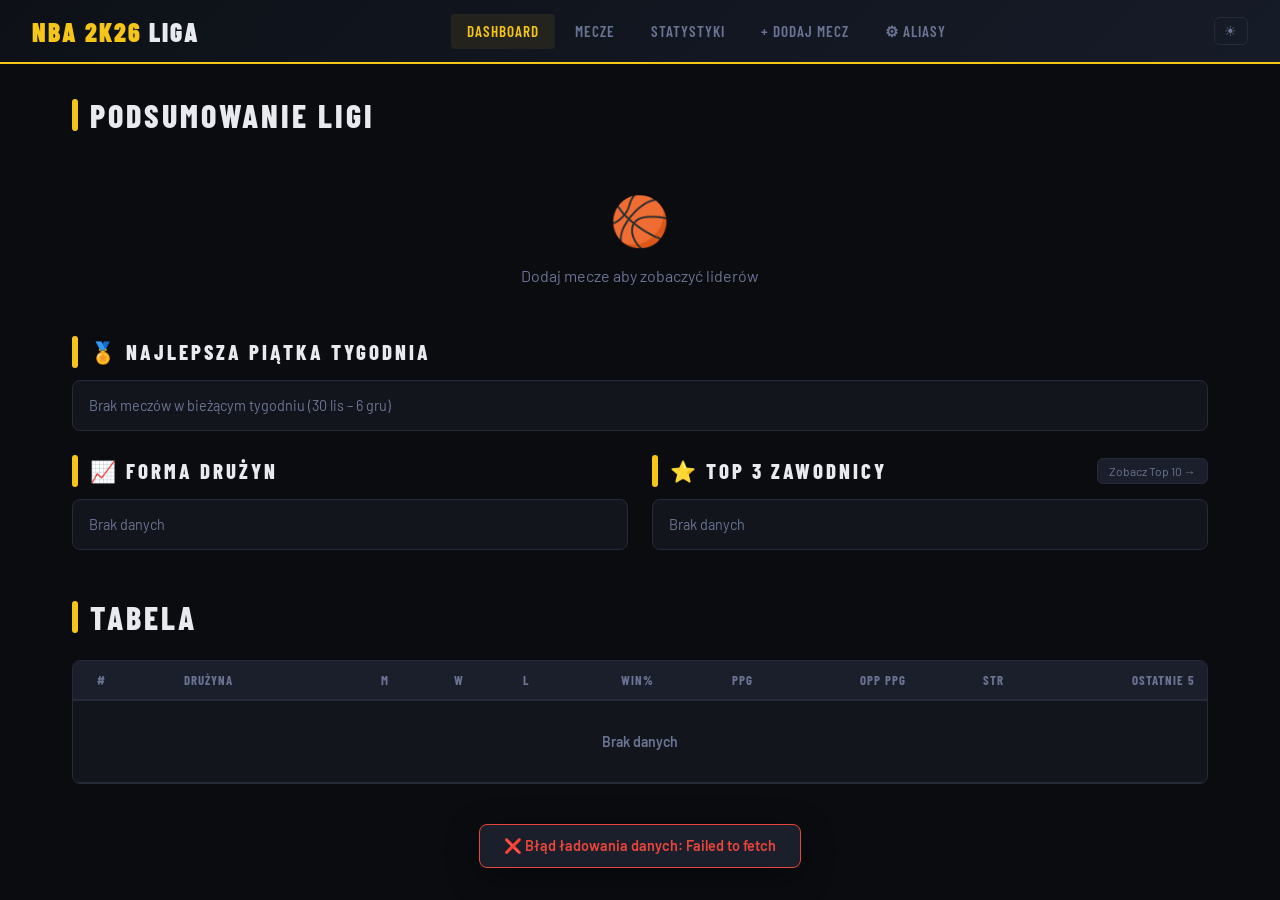
<file: indexss.html>
<!DOCTYPE html><!-- v1772545680 -->
<html lang="pl">
<head>
<meta charset="UTF-8">
<meta name="viewport" content="width=device-width, initial-scale=1.0">
<title>NBA 2K26 Liga</title>
<link href="https://fonts.googleapis.com/css2?family=Barlow+Condensed:wght@400;600;700;800;900&family=Barlow:wght@400;500;600&display=swap" rel="stylesheet">
<style>
  :root {
    --bg: #0a0c10;
    --surface: #12151c;
    --surface2: #1a1f2b;
    --border: #252b3a;
    --accent: #f5c518;
    --accent2: #e8453c;
    --text: #e8eaf0;
    --muted: #6b7494;
    --win: #2ecc71;
    --loss: #e8453c;
    --grade-a: #f5c518;
    --grade-b: #4fc3f7;
    --grade-c: #ff8a65;
  }
  * { box-sizing: border-box; margin: 0; padding: 0; }
  body {
    background: var(--bg);
    color: var(--text);
    font-family: 'Barlow', sans-serif;
    min-height: 100vh;
  }

  /* HEADER */
  header {
    background: linear-gradient(135deg, #0d1117 0%, #161b28 100%);
    border-bottom: 2px solid var(--accent);
    padding: 0 2rem;
    display: flex;
    align-items: center;
    justify-content: space-between;
    height: 64px;
    position: sticky;
    top: 0;
    z-index: 100;
  }
  .logo {
    font-family: 'Barlow Condensed', sans-serif;
    font-weight: 900;
    font-size: 1.6rem;
    letter-spacing: 2px;
    color: var(--accent);
    text-transform: uppercase;
  }
  .logo span { color: var(--text); }
  nav { display: flex; gap: 0.25rem; }
  nav button {
    background: none;
    border: none;
    color: var(--muted);
    font-family: 'Barlow Condensed', sans-serif;
    font-weight: 600;
    font-size: 0.95rem;
    letter-spacing: 1px;
    text-transform: uppercase;
    padding: 0.5rem 1rem;
    cursor: pointer;
    border-radius: 4px;
    transition: all 0.2s;
  }
  nav button:hover, nav button.active {
    color: var(--accent);
    background: rgba(245,197,24,0.08);
  }

  /* MAIN */
  main { max-width: 1200px; margin: 0 auto; padding: 2rem; }

  /* VIEWS */
  .view { display: none; }
  .view.active { display: block; animation: fadeIn 0.3s ease; }
  @keyframes fadeIn { from { opacity:0; transform:translateY(8px); } to { opacity:1; transform:translateY(0); } }

  /* SECTION TITLE */
  .section-title {
    font-family: 'Barlow Condensed', sans-serif;
    font-weight: 800;
    font-size: 2rem;
    letter-spacing: 3px;
    text-transform: uppercase;
    color: var(--text);
    margin-bottom: 1.5rem;
    display: flex;
    align-items: center;
    gap: 0.75rem;
  }
  .section-title::before {
    content: '';
    display: block;
    width: 6px;
    height: 2rem;
    background: var(--accent);
    border-radius: 3px;
  }

  /* CARDS */
  .card {
    background: var(--surface);
    border: 1px solid var(--border);
    border-radius: 8px;
    padding: 1.5rem;
    margin-bottom: 1.5rem;
  }

  /* UPLOAD ZONE */
  .upload-zone {
    border: 2px dashed var(--border);
    border-radius: 12px;
    padding: 3rem 2rem;
    text-align: center;
    cursor: pointer;
    transition: all 0.3s;
    background: var(--surface);
    position: relative;
  }
  .upload-zone:hover, .upload-zone.dragover {
    border-color: var(--accent);
    background: rgba(245,197,24,0.04);
  }
  .upload-zone input { position: absolute; inset: 0; opacity: 0; cursor: pointer; width: 100%; height: 100%; }
  .upload-icon { font-size: 3rem; margin-bottom: 0.75rem; }
  .upload-zone h3 {
    font-family: 'Barlow Condensed', sans-serif;
    font-size: 1.3rem;
    font-weight: 700;
    letter-spacing: 1px;
    color: var(--text);
    margin-bottom: 0.5rem;
  }
  .upload-zone p { color: var(--muted); font-size: 0.9rem; }

  /* FORM ELEMENTS */
  label { display: block; font-size: 0.8rem; font-weight: 600; letter-spacing: 1px; text-transform: uppercase; color: var(--muted); margin-bottom: 0.4rem; margin-top: 1rem; }
  input, select, textarea {
    width: 100%;
    background: var(--surface2);
    border: 1px solid var(--border);
    border-radius: 6px;
    color: var(--text);
    font-family: 'Barlow', sans-serif;
    font-size: 0.95rem;
    padding: 0.6rem 0.9rem;
    outline: none;
    transition: border-color 0.2s;
  }
  input:focus, select:focus { border-color: var(--accent); }
  select option { background: var(--surface2); }

  /* BUTTONS */
  .btn {
    font-family: 'Barlow Condensed', sans-serif;
    font-weight: 700;
    letter-spacing: 1.5px;
    text-transform: uppercase;
    font-size: 0.95rem;
    padding: 0.7rem 1.5rem;
    border: none;
    border-radius: 6px;
    cursor: pointer;
    transition: all 0.2s;
    display: inline-flex;
    align-items: center;
    gap: 0.5rem;
  }
  .btn-primary { background: var(--accent); color: #000; }
  .btn-primary:hover { background: #ffd600; transform: translateY(-1px); }
  .btn-danger { background: var(--accent2); color: #fff; }
  .btn-danger:hover { background: #ff5c54; }
  .btn-ghost { background: transparent; color: var(--muted); border: 1px solid var(--border); }
  .btn-ghost:hover { border-color: var(--accent); color: var(--accent); }
  .btn:disabled { opacity: 0.4; cursor: not-allowed; transform: none !important; }
  .btn-row { display: flex; gap: 0.75rem; margin-top: 1.25rem; flex-wrap: wrap; }

  /* SPINNER */
  @keyframes spin { to { transform: rotate(360deg); } }
  .spinner { width: 18px; height: 18px; border: 2px solid rgba(0,0,0,0.3); border-top-color: #000; border-radius: 50%; animation: spin 0.7s linear infinite; }

  /* STATUS */
  .status-box {
    border-radius: 8px;
    padding: 1rem 1.25rem;
    font-size: 0.9rem;
    margin-top: 1rem;
    display: none;
  }
  .status-box.show { display: block; }
  .status-box.info { background: rgba(79,195,247,0.1); border: 1px solid rgba(79,195,247,0.3); color: #4fc3f7; }
  .status-box.success { background: rgba(46,204,113,0.1); border: 1px solid rgba(46,204,113,0.3); color: var(--win); }
  .status-box.error { background: rgba(232,69,60,0.1); border: 1px solid rgba(232,69,60,0.3); color: var(--loss); }

  /* PREVIEW */
  #screenshot-preview { max-width: 100%; border-radius: 8px; margin-top: 1rem; display: none; border: 1px solid var(--border); }

  /* MATCH LIST */
  .matches-grid { display: flex; flex-direction: column; gap: 1rem; }
  .match-card {
    background: var(--surface);
    border: 1px solid var(--border);
    border-radius: 10px;
    padding: 1.25rem 1.5rem;
    display: grid;
    grid-template-columns: 1fr auto 1fr;
    align-items: center;
    gap: 1.5rem;
    transition: border-color 0.2s;
    cursor: pointer;
  }
  .match-card:hover { border-color: var(--accent); }
  .team-side { display: flex; flex-direction: column; gap: 0.25rem; }
  .team-side.right { text-align: right; }
  .team-name {
    font-family: 'Barlow Condensed', sans-serif;
    font-weight: 700;
    font-size: 1.15rem;
    letter-spacing: 1px;
    text-transform: uppercase;
  }
  .team-score {
    font-family: 'Barlow Condensed', sans-serif;
    font-weight: 900;
    font-size: 2.5rem;
    line-height: 1;
    color: var(--text);
  }
  .team-score.winner { color: var(--accent); }
  .match-meta { text-align: center; }
  .match-date { color: var(--muted); font-size: 0.8rem; letter-spacing: 0.5px; }
  .vs-badge {
    background: var(--surface2);
    border: 1px solid var(--border);
    border-radius: 50%;
    width: 40px; height: 40px;
    display: flex; align-items: center; justify-content: center;
    font-family: 'Barlow Condensed', sans-serif;
    font-weight: 800;
    font-size: 0.85rem;
    color: var(--muted);
    margin: 0.5rem auto;
  }

  /* STATS TABLE */
  .stats-table-wrap { overflow-x: auto; }
  table {
    width: 100%;
    border-collapse: collapse;
    font-size: 0.88rem;
  }
  thead tr {
    background: var(--surface2);
    border-bottom: 2px solid var(--border);
  }
  th {
    font-family: 'Barlow Condensed', sans-serif;
    font-weight: 700;
    font-size: 0.8rem;
    letter-spacing: 1px;
    text-transform: uppercase;
    color: var(--muted);
    padding: 0.7rem 0.75rem;
    text-align: right;
    white-space: nowrap;
  }
  th:first-child { text-align: left; }
  td {
    padding: 0.6rem 0.75rem;
    text-align: right;
    border-bottom: 1px solid var(--border);
    white-space: nowrap;
  }
  td:first-child { text-align: left; font-weight: 600; }
  tr:hover td { background: rgba(255,255,255,0.02); }
  #stats-body tr { cursor: pointer; }
  #stats-body tr:hover td { background: rgba(245,197,24,0.04); }
  .player-name { display: flex; align-items: center; gap: 0.5rem; }

  /* GRADE BADGE */
  .grade {
    font-family: 'Barlow Condensed', sans-serif;
    font-weight: 800;
    font-size: 0.95rem;
    padding: 0.15rem 0.5rem;
    border-radius: 4px;
    display: inline-block;
  }
  .grade-A, .grade-Ap { background: rgba(245,197,24,0.15); color: var(--grade-a); }
  .grade-B, .grade-Bp, .grade-Bm { background: rgba(79,195,247,0.15); color: var(--grade-b); }
  .grade-C, .grade-Cp, .grade-Cm { background: rgba(255,138,101,0.15); color: var(--grade-c); }
  .grade-Am { background: rgba(245,197,24,0.12); color: var(--grade-a); }

  /* STANDINGS */
  .standings-table td:first-child { font-weight: 700; }
  .rank-num {
    font-family: 'Barlow Condensed', sans-serif;
    font-weight: 900;
    font-size: 1.1rem;
    color: var(--muted);
    width: 2rem;
  }
  .rank-1 { color: var(--accent); }
  .rank-2 { color: #ccc; }
  .rank-3 { color: #cd7f32; }

  /* MODAL */
  .modal-overlay {
    position: fixed;
    inset: 0;
    background: rgba(0,0,0,0.85);
    z-index: 200;
    display: none;
    align-items: center;
    justify-content: center;
    padding: 1rem;
  }
  .modal-overlay.open { display: flex; }
  .modal {
    background: var(--surface);
    border: 1px solid var(--border);
    border-radius: 12px;
    max-width: 900px;
    width: 100%;
    max-height: 90vh;
    overflow-y: auto;
    padding: 2rem;
    position: relative;
  }
  .modal-close {
    position: absolute;
    top: 1rem; right: 1rem;
    background: none;
    border: none;
    color: var(--muted);
    font-size: 1.5rem;
    cursor: pointer;
    line-height: 1;
  }
  .modal-close:hover { color: var(--text); }

  /* TEAM HEADER IN MODAL */
  .modal-score-row {
    display: flex;
    align-items: center;
    justify-content: space-between;
    margin-bottom: 1.5rem;
    padding-bottom: 1.5rem;
    border-bottom: 1px solid var(--border);
  }
  .modal-team { font-family: 'Barlow Condensed', sans-serif; font-weight: 800; font-size: 1.5rem; text-transform: uppercase; letter-spacing: 2px; }
  .modal-score-big { font-family: 'Barlow Condensed', sans-serif; font-weight: 900; font-size: 3rem; color: var(--accent); }

  /* QUARTER ROW */
  .quarters { display: flex; gap: 0.5rem; margin-top: 0.25rem; }
  .q-box { background: var(--surface2); border-radius: 4px; padding: 0.2rem 0.5rem; font-size: 0.75rem; color: var(--muted); font-weight: 600; }

  /* TABS */
  .tabs { display: flex; gap: 0.25rem; margin-bottom: 1.5rem; border-bottom: 1px solid var(--border); }
  .tab-btn {
    background: none; border: none;
    font-family: 'Barlow Condensed', sans-serif;
    font-weight: 700; font-size: 0.9rem;
    letter-spacing: 1px; text-transform: uppercase;
    color: var(--muted); padding: 0.6rem 1rem;
    cursor: pointer; border-bottom: 2px solid transparent;
    margin-bottom: -1px; transition: all 0.2s;
  }
  .tab-btn:hover { color: var(--text); }
  .tab-btn.active { color: var(--accent); border-bottom-color: var(--accent); }
  .tab-content { display: none; }
  .tab-content.active { display: block; }

  /* FILTERS */
  .filters { display: flex; gap: 0.75rem; flex-wrap: wrap; margin-bottom: 1.25rem; align-items: flex-end; }
  .filters > div { flex: 1; min-width: 150px; }
  .filters label { margin-top: 0; }

  /* SORT ICONS */
  .sort-icon { font-size: 0.7rem; color: var(--accent); margin-left: 2px; }
  #stats-thead th:hover { color: var(--text) !important; background: rgba(255,255,255,0.03); }
  #stats-thead th { transition: color 0.15s, background 0.15s; }

  /* LEADER CARD */
  .leaders-grid { display: grid; grid-template-columns: repeat(auto-fill, minmax(200px, 1fr)); gap: 1rem; }
  .leader-card {
    background: var(--surface2);
    border: 1px solid var(--border);
    border-radius: 8px;
    padding: 1rem;
    text-align: center;
  }
  .leader-stat-name { font-size: 0.75rem; font-weight: 600; letter-spacing: 1px; text-transform: uppercase; color: var(--muted); margin-bottom: 0.5rem; }
  .leader-value { font-family: 'Barlow Condensed', sans-serif; font-weight: 900; font-size: 2rem; color: var(--accent); }
  .leader-player { font-weight: 600; font-size: 0.9rem; margin-top: 0.25rem; }
  .leader-team { font-size: 0.75rem; color: var(--muted); }

  /* EMPTY STATE */
  .empty {
    text-align: center;
    padding: 4rem 2rem;
    color: var(--muted);
  }
  .empty .icon { font-size: 3rem; margin-bottom: 1rem; }
  .empty h3 { font-family: 'Barlow Condensed', sans-serif; font-size: 1.4rem; font-weight: 700; letter-spacing: 1px; color: var(--text); margin-bottom: 0.5rem; }

  /* SCROLLBAR */
  ::-webkit-scrollbar { width: 6px; height: 6px; }
  ::-webkit-scrollbar-track { background: var(--bg); }
  ::-webkit-scrollbar-thumb { background: var(--border); border-radius: 3px; }

  /* ── TABLET ── */
  @media (max-width: 900px) {
    .leaders-grid { grid-template-columns: repeat(3, 1fr); }
    .filters { flex-direction: column; }
  }

  /* ── MOBILE ── */
  @media (max-width: 640px) {
    /* Header */
    header {
      height: auto;
      padding: 0.6rem 1rem;
      flex-wrap: wrap;
      gap: 0.5rem;
    }
    .logo { font-size: 1.2rem; }
    nav {
      width: 100%;
      overflow-x: auto;
      -webkit-overflow-scrolling: touch;
      scrollbar-width: none;
      gap: 0;
      padding-bottom: 2px;
    }
    nav::-webkit-scrollbar { display: none; }
    nav button {
      font-size: 0.75rem;
      padding: 0.4rem 0.65rem;
      white-space: nowrap;
    }
    #logout-btn, #baza-btn { font-size: 0.7rem; padding: 0.3rem 0.6rem; }

    /* Main */
    main { padding: 0.75rem; }
    .section-title { font-size: 1.4rem; }
    .card { padding: 1rem; }

    /* Match cards */
    .match-card {
      grid-template-columns: 1fr auto 1fr;
      gap: 0.5rem;
      padding: 0.85rem 0.75rem;
    }
    .team-name { font-size: 0.85rem; }
    .team-score { font-size: 1.8rem; }
    .q-box { font-size: 0.65rem; padding: 0.15rem 0.35rem; }
    .vs-badge { width: 32px; height: 32px; font-size: 0.75rem; }
    .match-date { font-size: 0.7rem; }

    /* Modal */
    .modal { padding: 1.25rem; }
    .modal-score-row {
      flex-direction: column;
      gap: 0.75rem;
      align-items: flex-start;
    }
    .modal-score-row > div:last-child { text-align: left !important; }
    .modal-team { font-size: 1.1rem; }
    .modal-score-big { font-size: 2rem; }

    /* Stats table - make scrollable */
    .stats-table-wrap { overflow-x: auto; -webkit-overflow-scrolling: touch; }
    table { min-width: 600px; }
    th, td { padding: 0.5rem 0.5rem; font-size: 0.78rem; }

    /* Leaders grid */
    .leaders-grid { grid-template-columns: repeat(2, 1fr); gap: 0.75rem; }
    .leader-value { font-size: 1.6rem; }
    .leader-card { padding: 0.75rem; }

    /* Standings table */
    #standings-body td, #standings-body th { white-space: nowrap; }

    /* Filters */
    .filters { flex-direction: column; gap: 0.5rem; }
    .filters > div { min-width: unset; }

    /* Upload zone */
    .upload-zone { padding: 2rem 1rem; }
    .upload-icon { font-size: 2rem; }
    .upload-zone h3 { font-size: 1rem; }

    /* Buttons */
    .btn { font-size: 0.85rem; padding: 0.6rem 1rem; }
    .btn-row { flex-direction: column; }
    .btn-row .btn { width: 100%; justify-content: center; }

    /* Setup box */
    .setup-box { padding: 1.5rem 1.25rem; }
    .setup-title { font-size: 1.3rem; }

    /* Parsed preview - stack teams vertically */
    #parsed-match-preview > div { grid-template-columns: 1fr !important; }

    /* Tabs */
    .tabs { overflow-x: auto; }
    .tab-btn { font-size: 0.8rem; padding: 0.5rem 0.75rem; white-space: nowrap; }

    /* Quarter boxes in modal */
    .quarters { flex-wrap: wrap; gap: 0.25rem; }
  }

  @media (max-width: 380px) {
    .match-card { grid-template-columns: 1fr; text-align: center; }
    .team-side.right { text-align: center; }
    .team-side.right .quarters { justify-content: center; }
    .leaders-grid { grid-template-columns: 1fr 1fr; }
  }

  /* LOGIN MODAL */
  .login-box {
    background: var(--surface);
    border: 1px solid var(--border);
    border-radius: 16px;
    padding: 2.5rem 2rem;
    width: 100%; max-width: 380px;
    text-align: center;
  }
  .login-logo {
    font-family: 'Barlow Condensed', sans-serif;
    font-weight: 900; font-size: 2rem;
    letter-spacing: 3px; color: var(--accent);
    text-transform: uppercase; margin-bottom: 0.25rem;
  }
  .login-sub { color: var(--muted); font-size: 0.9rem; margin-bottom: 2rem; }
  .login-box input {
    text-align: center; font-size: 1.1rem;
    letter-spacing: 4px; margin-bottom: 1rem;
  }
  .login-error { color: var(--loss); font-size: 0.85rem; margin-top: 0.5rem; min-height: 1.2rem; }
  @keyframes shake {
    0%,100%{transform:translateX(0)} 20%,60%{transform:translateX(-8px)} 40%,80%{transform:translateX(8px)}
  }
  .shake { animation: shake 0.4s ease; }

  /* TOAST */
  .toast {
    position: fixed; bottom: 2rem; left: 50%; transform: translateX(-50%) translateY(100px);
    background: var(--surface2); border: 1px solid var(--border);
    color: var(--text); padding: 0.75rem 1.5rem; border-radius: 8px;
    font-weight: 600; font-size: 0.9rem; z-index: 9999;
    transition: transform 0.3s ease; white-space: nowrap;
    box-shadow: 0 8px 32px rgba(0,0,0,0.4);
  }
  .toast.show { transform: translateX(-50%) translateY(0); }
  .toast-success { border-color: var(--win); color: var(--win); }
  .toast-error { border-color: var(--loss); color: var(--loss); }

  /* GLOBAL LOADER */
  #global-loader {
    position: fixed; inset: 0; z-index: 8000;
    background: rgba(10,12,16,0.85);
    display: none; align-items: center; justify-content: center;
    flex-direction: column; gap: 1rem;
  }
  .loader-spinner { width: 48px; height: 48px; border: 3px solid var(--border); border-top-color: var(--accent); border-radius: 50%; animation: spin 0.8s linear infinite; }
  .loader-text { font-family: 'Barlow Condensed', sans-serif; font-weight: 700; letter-spacing: 2px; color: var(--muted); font-size: 0.9rem; text-transform: uppercase; }

  /* SETUP MODAL */
  .setup-box {
    background: var(--surface);
    border: 1px solid var(--accent);
    border-radius: 16px;
    padding: 2.5rem 2rem;
    width: 100%; max-width: 480px;
  }
  .setup-title { font-family: 'Barlow Condensed', sans-serif; font-weight: 900; font-size: 1.6rem; letter-spacing: 2px; text-transform: uppercase; margin-bottom: 0.25rem; }
  .setup-sub { color: var(--muted); font-size: 0.88rem; margin-bottom: 1.5rem; line-height: 1.5; }
  .step-badge { display: inline-block; background: var(--accent); color: #000; font-family: 'Barlow Condensed', sans-serif; font-weight: 800; font-size: 0.75rem; padding: 0.1rem 0.5rem; border-radius: 3px; margin-right: 0.4rem; letter-spacing: 1px; }


  .hot{display:inline-block;font-size:.65rem;background:#ff6b35;color:#fff;border-radius:4px;padding:1px 5px;margin-left:5px;font-weight:700;vertical-align:middle;animation:hpulse 1.5s infinite}
  @keyframes hpulse{0%,100%{opacity:1}50%{opacity:.65}}
  .l5{display:flex;gap:3px;justify-content:center}
  .l5w,.l5l,.l5e{width:14px;height:14px;border-radius:3px;display:inline-block}
  .l5w{background:var(--win)} .l5l{background:var(--loss)} .l5e{background:var(--border)}
  .ppgrow{display:flex;align-items:center;gap:.75rem;margin-bottom:.55rem}
  .ppglbl{width:155px;font-weight:600;font-size:.88rem;text-align:right;white-space:nowrap;overflow:hidden;text-overflow:ellipsis}
  .ppgtrack{flex:1;background:var(--surface2);border-radius:4px;height:24px;overflow:hidden}
  .ppgfill{height:100%;background:linear-gradient(90deg,var(--accent),#d4a800);border-radius:4px;display:flex;align-items:center;padding-left:8px}
  .ppgval{font-family:'Barlow Condensed',sans-serif;font-weight:700;font-size:.9rem;color:#000}
  .cbrow{display:flex;gap:1.5rem;flex-wrap:wrap;padding:.75rem 1rem;background:var(--surface2);border:1px solid var(--border);border-radius:8px;margin-bottom:1.25rem}
  .cbi{text-align:center} .cbil{font-size:.7rem;color:var(--muted);text-transform:uppercase;letter-spacing:1px}
  .cbiv{font-family:'Barlow Condensed',sans-serif;font-weight:900;font-size:1.3rem;color:var(--text)}
  .h2hbar{height:8px;border-radius:4px;overflow:hidden;margin:.4rem 0;display:flex}
  .h2hl{background:var(--accent)} .h2hr{background:var(--accent2)}
  .cmprow{display:flex;align-items:center;border-bottom:1px solid var(--border);padding:.45rem 0}
  .cmplbl{width:55px;font-size:.72rem;color:var(--muted);text-transform:uppercase;letter-spacing:1px;text-align:center}
  .cmpval{flex:1;text-align:center;font-family:'Barlow Condensed',sans-serif;font-weight:700;font-size:1.35rem}
  .cmpbetter{color:var(--accent)} .cmpworse{color:var(--muted)}

  .season-badge{display:inline-block;font-size:.7rem;background:var(--accent);color:#000;border-radius:4px;padding:1px 7px;font-weight:700;letter-spacing:1px;text-transform:uppercase;vertical-align:middle;margin-left:6px}
  .season-item{display:flex;align-items:center;justify-content:space-between;padding:.75rem 1rem;background:var(--surface2);border:1px solid var(--border);border-radius:8px;margin-bottom:.5rem}
  .season-item.active-season{border-color:var(--accent)}
  .season-modal-btn{background:none;border:1px solid var(--border);color:var(--muted);border-radius:6px;padding:.3rem .7rem;cursor:pointer;font-size:.8rem;font-family:inherit}
  .season-modal-btn:hover{border-color:var(--accent);color:var(--accent)}
  .season-modal-btn.danger:hover{border-color:var(--loss);color:var(--loss)}

  .form-row{display:flex;align-items:center;justify-content:space-between;padding:.5rem 0;border-bottom:1px solid var(--border)}
  .form-row:last-child{border-bottom:none}
  .form-name{font-weight:600;font-size:.9rem;min-width:130px}
  .form-dots{display:flex;gap:4px}
  .fd-w{width:18px;height:18px;border-radius:4px;background:var(--win);display:inline-block;flex-shrink:0}
  .fd-l{width:18px;height:18px;border-radius:4px;background:var(--loss);display:inline-block;flex-shrink:0}
  .fd-e{width:18px;height:18px;border-radius:4px;background:var(--border);display:inline-block;flex-shrink:0}
  .top3-row{display:flex;align-items:center;gap:.75rem;padding:.6rem 0;border-bottom:1px solid var(--border)}
  .top3-row:last-child{border-bottom:none}
  .top3-rank{font-family:'Barlow Condensed',sans-serif;font-weight:900;font-size:1.4rem;width:28px;text-align:center}
  .top3-rank-1{color:var(--accent)}
  .top3-rank-2{color:#ccc}
  .top3-rank-3{color:#cd7f32}
  .top3-info{flex:1}
  .top3-name{font-weight:700;font-size:.95rem}
  .top3-team{font-size:.75rem;color:var(--muted)}
  .top3-grade{font-family:'Barlow Condensed',sans-serif;font-weight:900;font-size:1.4rem}
  @media(max-width:640px){#dashboard-extras{grid-template-columns:1fr}}

  .tow-grid{display:flex;gap:1rem;flex-wrap:wrap}
  .tow-card{flex:1;min-width:130px;background:var(--surface2);border:1px solid var(--border);border-radius:10px;padding:.9rem;text-align:center;cursor:pointer;transition:border-color .2s}
  .tow-card:hover{border-color:var(--accent)}
  .tow-pos{font-family:'Barlow Condensed',sans-serif;font-weight:900;font-size:.8rem;letter-spacing:2px;color:var(--accent);margin-bottom:.3rem}
  .tow-name{font-weight:700;font-size:.95rem;margin-bottom:.2rem}
  .tow-team{font-size:.72rem;color:var(--muted);margin-bottom:.4rem}
  .tow-score{font-family:'Barlow Condensed',sans-serif;font-weight:900;font-size:1.1rem}
  .tow-stats{font-size:.72rem;color:var(--muted);margin-top:.3rem}

  .streak-w{color:var(--win);font-weight:700;font-size:.78rem}
  .streak-l{color:var(--loss);font-weight:700;font-size:.78rem}
  body.light{--bg:#f0f2f5;--surface:#fff;--surface2:#e8eaed;--border:#d1d5db;--text:#111827;--muted:#6b7280;--accent:#c9a800;--win:#16a34a;--loss:#dc2626}
  body.light .nav{background:#fff;border-bottom:1px solid #d1d5db}
  body.light .card{background:#fff}
  body.light .modal{background:#fff}
  body.light .leader-card{background:#fff}
  .theme-toggle{background:none;border:1px solid var(--border);color:var(--muted);border-radius:6px;padding:.3rem .6rem;cursor:pointer;font-size:.9rem}
  .theme-toggle:hover{border-color:var(--accent);color:var(--accent)}
  .pcard-wrap{background:linear-gradient(135deg,#1a1a2e,#16213e 50%,#0f3460);border-radius:16px;padding:1.5rem;color:#fff;font-family:'Barlow Condensed',sans-serif;width:340px;position:relative;overflow:hidden}
  .pcard-pos{font-size:.7rem;letter-spacing:3px;font-weight:700;color:rgba(245,197,24,.8);margin-bottom:.2rem}
  .pcard-name{font-size:1.8rem;font-weight:900;letter-spacing:2px;text-transform:uppercase;line-height:1.1;margin-bottom:.15rem}
  .pcard-team{font-size:.85rem;color:rgba(255,255,255,.6);margin-bottom:1rem}
  .pcard-stats{display:grid;grid-template-columns:repeat(3,1fr);gap:.5rem;margin-top:1rem}
  .pcard-stat{text-align:center;background:rgba(255,255,255,.07);border-radius:8px;padding:.5rem .3rem}
  .pcard-sv{font-size:1.3rem;font-weight:900;color:#fff}
  .pcard-sl{font-size:.6rem;letter-spacing:1px;color:rgba(255,255,255,.5);text-transform:uppercase}
  .pcard-gp{font-size:.75rem;color:rgba(255,255,255,.4);margin-top:.75rem;text-align:right}
  .rivalry-pair{display:flex;align-items:center;gap:.75rem;padding:.6rem 0;border-bottom:1px solid var(--border)}
  .rivalry-pair:last-child{border-bottom:none}
  .rivalry-teams{flex:1;font-weight:600;font-size:.9rem}
  .rivalry-bar{width:120px;height:8px;border-radius:4px;background:var(--surface2);overflow:hidden}
  .rivalry-fill{height:100%;background:linear-gradient(90deg,var(--accent),#e05c2a);border-radius:4px}
  .rivalry-count{font-size:.8rem;color:var(--muted);min-width:30px;text-align:right}
</style>
</head>
<body>

<!-- GLOBAL LOADER -->
<div id="global-loader" style="display:none">
  <div class="loader-spinner"></div>
  <div class="loader-text">Ładowanie danych...</div>
</div>

<!-- TOAST -->
<div class="toast" id="toast"></div>

<!-- SETUP MODAL (first run) -->
<div class="modal-overlay" id="setup-modal" style="display:none">
  <div class="setup-box">
    <div class="setup-title">🏀 Konfiguracja</div>
    <div class="setup-sub">Aby dane meczów były dostępne dla wszystkich, podłącz bazę danych JSONBin.io.<br>Dane zostaną zapisane tylko w Twojej przeglądarce.</div>

    <div style="background:var(--surface2);border-radius:8px;padding:1rem;margin-bottom:1.25rem;font-size:0.85rem;line-height:1.7;color:var(--muted)">
      <div><span class="step-badge">1</span> Wejdź na <strong style="color:var(--text)">jsonbin.io</strong> i załóż darmowe konto</div>
      <div><span class="step-badge">2</span> Kliknij <strong style="color:var(--text)">API Keys</strong> → skopiuj <strong style="color:var(--text)">Master Key</strong></div>
      <div><span class="step-badge">3</span> Kliknij <strong style="color:var(--text)">Bins → New Bin</strong>, wklej <code style="color:var(--accent)">{"matches":[],"aliases":{}}</code> i zapisz</div>
      <div><span class="step-badge">4</span> Skopiuj <strong style="color:var(--text)">Bin ID</strong> z URL</div>
    </div>

    <label>Master Key <span style="color:var(--muted);font-weight:400">(tylko w Twojej przeglądarce)</span></label>
    <input type="password" id="setup-key" placeholder="$2b$10$...">

    <label style="margin-top:0.75rem">Bin ID</label>
    <input type="text" id="setup-bin" placeholder="np. 64f3a1b2c3d4e5f6a7b8c9d0">

    <div style="border-top:1px solid var(--border);margin:1.25rem 0"></div>
    <div style="background:var(--surface2);border-radius:8px;padding:0.75rem 1rem;margin-bottom:1rem;font-size:0.85rem;color:var(--muted);line-height:1.6">
      <span class="step-badge">5</span> Wejdź na <strong style="color:var(--text)">console.anthropic.com</strong> → <strong style="color:var(--text)">API Keys</strong> → utwórz nowy klucz
    </div>
    <label>Anthropic API Key <span style="color:var(--muted);font-weight:400">(tylko w Twojej przeglądarce)</span></label>
    <input type="password" id="setup-anthropic" placeholder="sk-ant-...">

    <div id="setup-error" style="color:var(--loss);font-size:0.85rem;margin-top:0.75rem;min-height:1.2rem"></div>

    <button class="btn btn-primary" style="width:100%;justify-content:center;margin-top:1rem" onclick="saveSetup()">
      <span id="setup-btn-text">✅ Zapisz i połącz</span>
    </button>
  </div>
</div>



<header>
  <div class="logo">NBA 2K26 <span>Liga</span></div>
  <nav>
    <button class="active" onclick="showView('dashboard')">Dashboard</button>
    <button onclick="showView('matches')">Mecze</button>
    <button onclick="showView('stats')">Statystyki</button>
    <button onclick="showView('add-match')">+ Dodaj Mecz</button>
    <button onclick="showView('aliases')">⚙ Aliasy</button>
  </nav>
  <div style="display:flex;gap:0.5rem;align-items:center">
    <button id="logout-btn" class="btn btn-ghost" onclick="logout()" style="display:none;font-size:0.8rem;padding:0.35rem 0.8rem">🔓 Wyloguj</button>
    <button id="baza-btn" class="btn btn-ghost" onclick="openSetupModal()" style="display:none;font-size:0.8rem;padding:0.35rem 0.8rem" title="Zmień konfigurację bazy danych">⚙ Baza</button>
    <button id="season-btn" class="btn btn-ghost" onclick="openSeasonModal()" style="display:none;font-size:0.8rem;padding:0.35rem 0.8rem">🏆 Sezony</button>
    <button class="theme-toggle" id="theme-btn" onclick="toggleTheme()" title="Zmien motyw">&#9728;</button>
  </div>
</header>

<main>

  <!-- DASHBOARD -->
  <div id="view-dashboard" class="view active">
    <div class="section-title">Podsumowanie Ligi</div>
    <div class="leaders-grid" id="leaders-grid">
      <div class="empty" style="grid-column:1/-1;padding:2rem"><div class="icon">🏀</div><p>Dodaj mecze aby zobaczyć liderów</p></div>
    </div>
    <br>
    <div style="margin-bottom:1.5rem">
      <div class="section-title" style="font-size:1.3rem;margin-bottom:.75rem">🏅 Najlepsza Piątka Tygodnia</div>
      <div class="card" style="padding:1rem" id="team-of-week-wrap"><div style="color:var(--muted);font-size:.9rem">Brak danych z bieżącego tygodnia</div></div>
    </div>
    <div style="display:grid;grid-template-columns:1fr 1fr;gap:1.5rem;margin-bottom:1.5rem" id="dashboard-extras">
      <div>
        <div class="section-title" style="font-size:1.3rem;margin-bottom:.75rem">📈 Forma Drużyn</div>
        <div class="card" style="padding:1rem" id="team-form-wrap"><div style="color:var(--muted);font-size:.9rem">Brak danych</div></div>
      </div>
      <div>
        <div style="display:flex;align-items:center;justify-content:space-between;margin-bottom:.75rem"><div class="section-title" style="font-size:1.3rem;margin-bottom:0">⭐ Top 3 Zawodnicy</div><button onclick="openTop10Modal(currentSeasonId, seasons.find(s=>s.id===currentSeasonId)?.name||'Aktywny sezon')" style="font-size:.75rem;background:var(--surface2);border:1px solid var(--border);color:var(--muted);padding:.3rem .7rem;border-radius:6px;cursor:pointer;font-family:inherit">Zobacz Top 10 →</button></div>
        <div class="card" style="padding:1rem" id="top3-wrap"><div style="color:var(--muted);font-size:.9rem">Brak danych</div></div>
      </div>
    </div>
    <div class="section-title">Tabela</div>
    <div class="card" style="padding:0;overflow:hidden">
      <div class="stats-table-wrap">
        <table style="min-width:500px">
          <thead><tr>
            <th style="text-align:left; padding-left:1.5rem">#</th>
            <th style="text-align:left">Drużyna</th>
            <th>M</th><th>W</th><th>L</th><th>WIN%</th><th>PPG</th><th>OPP PPG</th><th>STR</th><th>Ostatnie 5</th>
          </tr></thead>
          <tbody id="standings-body">
            <tr><td colspan="10" style="text-align:center;padding:2rem;color:var(--muted)">Brak danych</td></tr>
          </tbody>
        </table>
      </div>
    </div>
  </div>

  <!-- MATCHES -->
  <div id="view-matches" class="view">
    <div style="display:flex;align-items:center;justify-content:space-between;flex-wrap:wrap;gap:1rem;margin-bottom:1rem"><div class="section-title" style="margin-bottom:0">Wyniki Meczów</div><div style="display:flex;gap:.75rem;flex-wrap:wrap"><select id="mfs" onchange="renderMatches()" style="background:var(--surface2);border:1px solid var(--border);color:var(--text);padding:.4rem .75rem;border-radius:6px;font-family:inherit;font-size:.85rem"><option value="">Wszystkie sezony</option></select>
        <select id="mft" onchange="renderMatches()" style="background:var(--surface2);border:1px solid var(--border);color:var(--text);padding:.4rem .75rem;border-radius:6px;font-family:inherit;font-size:.85rem"><option value="">Wszystkie druzyny</option></select><select id="mfp" onchange="renderMatches()" style="background:var(--surface2);border:1px solid var(--border);color:var(--text);padding:.4rem .75rem;border-radius:6px;font-family:inherit;font-size:.85rem"><option value="">Wszyscy zawodnicy</option></select></div></div>
    <div class="matches-grid" id="matches-list">
      <div class="empty"><div class="icon">📋</div><h3>Brak meczów</h3><p>Dodaj pierwszy mecz klikając "+ Dodaj Mecz"</p></div>
    </div>
  </div>

  <!-- STATS -->
  <div id="view-stats" class="view">
    <div style="display:flex;align-items:center;justify-content:space-between;flex-wrap:wrap;gap:1rem;margin-bottom:1.5rem"><div class="section-title" style="margin-bottom:0">Statystyki Zawodników</div><button onclick="openComparatorModal()" style="background:var(--surface2);border:1px solid var(--border);color:var(--muted);padding:.5rem 1rem;border-radius:6px;font-size:.85rem;cursor:pointer;font-family:inherit">&#x26A1; Porównaj</button></div>
    <div class="filters">
      <div><label>Sezon</label><select id="filter-season-stats" onchange="renderStats()"><option value="">Wszystkie sezony</option></select></div>
      <div><label>Drużyna</label><select id="filter-team" onchange="renderStats()"><option value="">Wszystkie</option></select></div>
    </div>
    <div class="card" style="padding:0">
      <div class="stats-table-wrap">
        <table>
          <thead><tr id="stats-thead">
            <th style="text-align:left; padding-left:1rem; cursor:pointer; user-select:none" onclick="sortByCol('name')"><span>Zawodnik</span><span id="sort-icon-name" class="sort-icon"></span></th>
            <th style="text-align:left; cursor:pointer; user-select:none" onclick="sortByCol('team')"><span>Drużyna</span><span id="sort-icon-team" class="sort-icon"></span></th>
            <th style="cursor:pointer;user-select:none" onclick="sortByCol('pos')">POZ<span id="sort-icon-pos" class="sort-icon"></span></th>
            <th style="cursor:pointer;user-select:none" onclick="sortByCol('gp')">GP<span id="sort-icon-gp" class="sort-icon"></span></th>
            <th style="cursor:pointer;user-select:none" onclick="sortByCol('avggrade')">GRD<span id="sort-icon-avggrade" class="sort-icon"></span></th>
            <th style="cursor:pointer;user-select:none" onclick="sortByCol('pts')">PTS<span id="sort-icon-pts" class="sort-icon"></span></th>
            <th style="cursor:pointer;user-select:none" onclick="sortByCol('reb')">REB<span id="sort-icon-reb" class="sort-icon"></span></th>
            <th style="cursor:pointer;user-select:none" onclick="sortByCol('ast')">AST<span id="sort-icon-ast" class="sort-icon"></span></th>
            <th style="cursor:pointer;user-select:none" onclick="sortByCol('stl')">STL<span id="sort-icon-stl" class="sort-icon"></span></th>
            <th style="cursor:pointer;user-select:none" onclick="sortByCol('blk')">BLK<span id="sort-icon-blk" class="sort-icon"></span></th>
            <th style="cursor:pointer;user-select:none" onclick="sortByCol('to')">TO<span id="sort-icon-to" class="sort-icon"></span></th>
            <th style="cursor:pointer;user-select:none" onclick="sortByCol('fgpct')">FG%<span id="sort-icon-fgpct" class="sort-icon"></span></th>
            <th style="cursor:pointer;user-select:none" onclick="sortByCol('tppct')">3P%<span id="sort-icon-tppct" class="sort-icon"></span></th>
            <th style="cursor:pointer;user-select:none" onclick="sortByCol('ftpct')">FT%<span id="sort-icon-ftpct" class="sort-icon"></span></th>
          </tr></thead>
          <tbody id="stats-body">
            <tr><td colspan="12" style="text-align:center;padding:2rem;color:var(--muted)">Brak danych</td></tr>
          </tbody>
        </table>
      </div>
    </div>
  </div>

  <!-- ADD MATCH -->
  <div id="view-add-match" class="view">
    <div class="section-title">Dodaj Mecz</div>
    <div class="card">
      <p style="color:var(--muted);margin-bottom:1.5rem;font-size:0.95rem">Wgraj screenshot z ekranu Game Stats — AI automatycznie odczyta wszystkie statystyki.</p>

      <div class="upload-zone" id="upload-zone">
        <input type="file" accept="image/*" id="screenshot-input" onchange="handleFileSelect(this)">
        <div class="upload-icon">📸</div>
        <h3>Wgraj Screenshot z Meczu</h3>
        <p>Kliknij lub przeciągnij plik · PNG, JPG, WebP</p>
      </div>

      <img id="screenshot-preview" alt="Podgląd screenshota">

      <div style="display:grid;grid-template-columns:1fr 1fr;gap:1rem;margin-top:1.25rem">
        <div>
          <label>Data Meczu</label>
          <input type="date" id="match-date" value="">
        </div>
        <div>
          <label>Opcjonalna notatka</label>
          <input type="text" id="match-note" placeholder="np. Faza grupowa, runda 1...">
        </div>
      </div>

      <div class="btn-row">
        <button class="btn btn-primary" id="parse-btn" onclick="parseScreenshot()" disabled>
          <span id="parse-btn-text">🤖 Analizuj Screenshot</span>
        </button>
        <button class="btn btn-ghost" onclick="clearForm()">Wyczyść</button>
      </div>

      <div class="status-box" id="status-box"></div>
    </div>

    <!-- PARSED RESULT EDITOR -->
    <div id="parsed-result" style="display:none">
      <div class="section-title" style="margin-top:2rem">Sprawdź i Zapisz</div>
      <div class="card">
        <p style="color:var(--muted);font-size:0.9rem;margin-bottom:1.25rem">AI odczytał poniższe dane. Sprawdź, popraw jeśli trzeba, a następnie zapisz mecz.</p>
        <div id="parsed-match-preview"></div>
        <div class="btn-row">
          <button class="btn btn-primary" onclick="saveMatch()">✅ Zapisz Mecz</button>
          <button class="btn btn-ghost" onclick="document.getElementById('parsed-result').style.display='none'">Anuluj</button>
        </div>
      </div>
    </div>
  </div>


  <!-- ALIASES VIEW -->
  <div id="view-aliases" class="view">
    <div class="section-title">Korekty Nazw Zawodników</div>
    <div class="card">
      <p style="color:var(--muted);font-size:0.9rem;margin-bottom:1.5rem">Jeśli AI błędnie rozpoznaje nazwę zawodnika, dodaj tu korektę. Przy każdej nowej analizie screenshota błędna nazwa zostanie automatycznie zastąpiona poprawną.</p>
      <div style="display:grid;grid-template-columns:1fr 1fr auto;gap:0.75rem;align-items:end;margin-bottom:1rem">
        <div>
          <label>Błędna nazwa (jak AI rozpoznaje)</label>
          <input type="text" id="alias-wrong" placeholder="np. JoseiMatzura">
        </div>
        <div>
          <label>Poprawna nazwa</label>
          <input type="text" id="alias-correct" placeholder="np. JosefMatzura">
        </div>
        <button class="btn btn-primary" onclick="addAlias()">Dodaj</button>
      </div>
      <div id="aliases-list"></div>
      <div style="margin-top:1.5rem;padding-top:1.5rem;border-top:1px solid var(--border)">
        <div style="font-family:'Barlow Condensed',sans-serif;font-weight:700;font-size:1rem;letter-spacing:1px;margin-bottom:0.5rem">Zastosuj do zapisanych meczów</div>
        <p style="color:var(--muted);font-size:0.85rem;margin-bottom:0.75rem">Kliknij aby poprawić nazwy we wszystkich już zapisanych meczach według powyższych korekt.</p>
        <button class="btn btn-primary" onclick="applyAliasesToAllMatches()">🔧 Popraw wszystkie mecze</button>
        <span id="fix-result" style="margin-left:1rem;font-size:0.85rem;color:var(--win)"></span>
      </div>
    </div>
  </div>

</main>

<!-- MATCH DETAIL MODAL -->
<div class="modal-overlay" id="match-modal" onclick="if(event.target===this)closeModal()">
  <div class="modal">
    <button class="modal-close" onclick="closeModal()">✕</button>
    <div id="modal-content"></div>
  </div>
</div>

<!-- AUTH MODAL -->
<div class="modal-overlay" id="auth-modal">
  <div class="login-box">
    <div class="login-logo">🔐 Logowanie</div>
    <div class="login-sub">Ta sekcja wymaga hasła</div>
    <label style="text-align:left">Hasło dostępu</label>
    <input type="password" id="login-input" placeholder="••••••••" onkeydown="if(event.key==='Enter')checkLogin()">
    <button class="btn btn-primary" style="width:100%" onclick="checkLogin()">Zaloguj się</button>
    <button class="btn btn-ghost" style="width:100%;margin-top:.5rem" onclick="document.getElementById('auth-modal').classList.remove('open')">Anuluj</button>
  </div>
</div>

<!-- DELETE CONFIRM MODAL -->
<div class="modal-overlay" id="delete-modal">
  <div class="modal" style="max-width:400px;text-align:center">
    <div style="font-size:2rem;margin-bottom:1rem">🗑️</div>
    <div style="font-weight:700;font-size:1.1rem;margin-bottom:.5rem">Usunąć ten mecz?</div>
    <div style="color:var(--muted);font-size:.9rem;margin-bottom:1.5rem">Tej operacji nie można cofnąć.</div>
    <div style="display:flex;gap:.75rem;justify-content:center">
      <button class="btn btn-danger" onclick="confirmDelete()">Tak, usuń</button>
      <button class="btn btn-ghost" onclick="document.getElementById('delete-modal').classList.remove('open')">Anuluj</button>
    </div>
  </div>
</div>

<!-- PLAYER MODAL -->
<div class="modal-overlay" id="player-modal" onclick="if(event.target===this)this.classList.remove('open')">
  <div class="modal" style="max-width:900px">
    <button class="modal-close" onclick="document.getElementById('player-modal').classList.remove('open')">✕</button>
    <div id="player-modal-content"></div>
  </div>
</div>

<!-- TEAM MODAL -->
<div class="modal-overlay" id="team-modal" onclick="if(event.target===this)this.classList.remove('open')">
  <div class="modal" style="max-width:900px">
    <button class="modal-close" onclick="document.getElementById('team-modal').classList.remove('open')">✕</button>
    <div id="team-modal-content"></div>
  </div>
</div>

<!-- COMPARATOR MODAL -->
<div class="modal-overlay" id="comparator-modal" onclick="if(event.target===this)this.classList.remove('open')">
  <div class="modal" style="max-width:700px">
    <button class="modal-close" onclick="document.getElementById('comparator-modal').classList.remove('open')">✕</button>
    <div id="comparator-modal-content"></div>
  </div>
</div>

<!-- SEASON MODAL -->
<div class="modal-overlay" id="season-modal" onclick="if(event.target===this)this.classList.remove('open')">
  <div class="modal" style="max-width:600px">
    <button class="modal-close" onclick="document.getElementById('season-modal').classList.remove('open')">✕</button>
    <div id="season-modal-content"></div>
  </div>
</div>

<!-- TOP10 MODAL -->
<div class="modal-overlay" id="top10-modal" onclick="if(event.target===this)this.classList.remove('open')">
  <div class="modal" style="max-width:900px">
    <button class="modal-close" onclick="document.getElementById('top10-modal').classList.remove('open')">✕</button>
    <div id="top10-modal-content"></div>
  </div>
</div>

<!-- RIVALRY MODAL -->
<div class="modal-overlay" id="rivalry-modal" onclick="if(event.target===this)this.classList.remove('open')">
  <div class="modal" style="max-width:600px">
    <button class="modal-close" onclick="document.getElementById('rivalry-modal').classList.remove('open')">✕</button>
    <div id="rivalry-modal-content"></div>
  </div>
</div>

<!-- PLAYER CARD MODAL -->
<div class="modal-overlay" id="pcard-modal" onclick="if(event.target===this)this.classList.remove('open')">
  <div class="modal" style="max-width:420px;background:transparent;box-shadow:none;padding:0">
    <div id="pcard-modal-content"></div>
  </div>
</div>

<script>
// ═══════════════════════════════════════════════════════════════
// DATA STORE
// ═══════════════════════════════════════════════════════════════
let matches = [];
let aliases = JSON.parse(localStorage.getItem('nba2k_aliases') || '{}'); // { "wrong": "correct" }
let seasons = [];
let currentSeasonId = null;
// Public read credentials (embedded for all visitors)
const PUBLIC_JB_KEY = '$2a$10$4PQ8y05G/YxgLAIC2nzIluA1wSN0X9pFkyieeRJHLX3Rjsg6t4YeS';
const PUBLIC_JB_BIN = '69a6c311ae596e708f5abaf8';

let jbKey = localStorage.getItem('nba2k_jb_key') || PUBLIC_JB_KEY;
let jbBin = localStorage.getItem('nba2k_jb_bin') || PUBLIC_JB_BIN;
let anthropicKey = localStorage.getItem('nba2k_anthropic_key') || '';
let pendingMatch = null;
let screenshotBase64 = null;
let screenshotMimeType = 'image/jpeg';

function addAlias() {
  const wrong = document.getElementById('alias-wrong').value.trim();
  const correct = document.getElementById('alias-correct').value.trim();
  if(!wrong || !correct) return;
  aliases[wrong] = correct;
  saveAliases();
  document.getElementById('alias-wrong').value = '';
  document.getElementById('alias-correct').value = '';
  renderAliases();
}

function removeAlias(wrong) {
  delete aliases[wrong];
  saveAliases();
  renderAliases();
}

function applyAliasesToAllMatches() {
  const changed = fixAllMatchesWithAliases();
  const el = document.getElementById('fix-result');
  if(changed > 0) {
    el.textContent = '✅ Poprawiono ' + changed + ' nazw!';
    renderStats();
  } else {
    el.textContent = 'Brak zmian do wprowadzenia.';
  }
  setTimeout(() => { if(el) el.textContent = ''; }, 3000);
}

function renderAliases() {
  const container = document.getElementById('aliases-list');
  if(!container) return;
  const entries = Object.entries(aliases);
  if(!entries.length) {
    container.innerHTML = '<p style="color:var(--muted);font-size:0.9rem;padding:1rem 0">Brak zdefiniowanych korekt.</p>';
    return;
  }
  container.innerHTML = `<table style="width:100%;border-collapse:collapse">
    <thead><tr>
      <th style="text-align:left;padding:0.6rem 0.75rem;font-size:0.75rem;letter-spacing:1px;color:var(--muted);text-transform:uppercase;border-bottom:1px solid var(--border)">Błędna nazwa</th>
      <th style="text-align:left;padding:0.6rem 0.75rem;font-size:0.75rem;letter-spacing:1px;color:var(--muted);text-transform:uppercase;border-bottom:1px solid var(--border)">Poprawna nazwa</th>
      <th style="border-bottom:1px solid var(--border)"></th>
    </tr></thead>
    <tbody>${entries.map(([w,c]) => `
      <tr>
        <td style="padding:0.6rem 0.75rem;border-bottom:1px solid var(--border);color:var(--loss)">${w}</td>
        <td style="padding:0.6rem 0.75rem;border-bottom:1px solid var(--border);color:var(--win);font-weight:600">${c}</td>
        <td style="padding:0.6rem 0.75rem;border-bottom:1px solid var(--border);text-align:right">
          <button onclick="removeAlias('${w}')" style="background:none;border:1px solid var(--border);color:var(--muted);border-radius:4px;padding:0.2rem 0.5rem;cursor:pointer;font-size:0.8rem" onmouseover="this.style.borderColor='var(--loss)';this.style.color='var(--loss)'" onmouseout="this.style.borderColor='var(--border)';this.style.color='var(--muted)'">✕ Usuń</button>
        </td>
      </tr>`).join('')}
    </tbody>
  </table>`;
}

async function saveData() {
  if(!jbKey || !jbBin) return;
  try {
    await fetch(`https://api.jsonbin.io/v3/b/${jbBin}`, {
      method: 'PUT',
      headers: { 'Content-Type': 'application/json', 'X-Master-Key': jbKey },
      body: JSON.stringify({ matches, aliases, seasons, currentSeasonId })
    });
  } catch(e) { console.error('Save error:', e); }
}

async function loadData() {
  if(!jbBin) return; // jbKey not required for public read
  try {
    showGlobalLoader(true);
    const headers = { 'Content-Type': 'application/json' };
    if(jbKey) headers['X-Master-Key'] = jbKey;
    const res = await fetch(`https://api.jsonbin.io/v3/b/${jbBin}/latest`, { headers });
    if(!res.ok) throw new Error('HTTP ' + res.status);
    const data = await res.json();
    matches = data.record?.matches || [];
    aliases = data.record?.aliases || {};
    seasons = data.record?.seasons || [];
    currentSeasonId = data.record?.currentSeasonId || null;
    localStorage.setItem('nba2k_aliases', JSON.stringify(aliases));
    // Auto-assign matches without seasonId to currentSeason
    if(currentSeasonId) {
      let _changed = 0;
      matches.forEach(m => { if(!m.seasonId) { m.seasonId = currentSeasonId; _changed++; } });
      if(_changed > 0) saveData();
    }
    renderDashboard();
    updateAuthUI();
    // Set default season filters to current season
    setTimeout(()=>{
      if(currentSeasonId) {
        const ss=document.getElementById('filter-season-stats');
        if(ss) { ss.value=currentSeasonId; }
        const sm=document.getElementById('mfs');
        if(sm) { sm.value=currentSeasonId; }
        renderStats();
        populateTeamFilter();
      }
    },300);
  } catch(e) {
    console.error('Load error:', e);
    showToast('❌ Błąd ładowania danych: ' + e.message, 'error');
  } finally {
    showGlobalLoader(false);
  }
}

function showGlobalLoader(show) {
  let el = document.getElementById('global-loader');
  if(el) el.style.display = show ? 'flex' : 'none';
}

function showToast(msg, type='info') {
  let toast = document.getElementById('toast');
  if(!toast) return;
  toast.textContent = msg;
  toast.className = 'toast toast-' + type + ' show';
  setTimeout(() => toast.classList.remove('show'), 3500);
}

// Fix all player names in all saved matches using current aliases
function fixAllMatchesWithAliases() {
  let changed = 0;
  matches = matches.map(m => {
    [m.team1, m.team2].forEach(team => {
      if(team.players) team.players = team.players.map(p => {
        const fixed = applyAlias(p.name);
        if(fixed !== p.name) { changed++; p.name = fixed; }
        return p;
      });
    });
    return m;
  });
  if(changed > 0) {
    saveData();
    console.log('Fixed', changed, 'player names');
  }
  return changed;
}

function saveAliases() {
  localStorage.setItem('nba2k_aliases', JSON.stringify(aliases));
  saveData();
}

// Apply aliases to a name
function applyAlias(name) {
  const key = name.trim().toLowerCase();
  for(const [wrong, correct] of Object.entries(aliases)) {
    if(wrong.toLowerCase() === key) return correct;
  }
  return name;
}

// Apply aliases to all players in a match
function applyAliasesToMatch(match) {
  if(match.team1?.players) match.team1.players = match.team1.players.map(p => ({...p, name: applyAlias(p.name)}));
  if(match.team2?.players) match.team2.players = match.team2.players.map(p => ({...p, name: applyAlias(p.name)}));
  return match;
}

// ═══════════════════════════════════════════════════════════════
// NAVIGATION
// ═══════════════════════════════════════════════════════════════
function showView(id) {
  if(PROTECTED_VIEWS.includes(id)) {
    isLoggedIn().then(logged => {
      if(!logged) {
        pendingAuthView = id;
        document.getElementById('login-input').value = '';
        document.getElementById('login-error').textContent = '';
        document.getElementById('auth-modal').classList.add('open');
        setTimeout(() => document.getElementById('login-input').focus(), 100);
      } else {
        _doShowView(id);
      }
    });
    return;
  }
  _doShowView(id);
}

function _doShowView(id) {
  document.querySelectorAll('.view').forEach(v => v.classList.remove('active'));
  document.getElementById('view-' + id).classList.add('active');
  document.querySelectorAll('nav button').forEach((b,i) => {
    const ids = ['dashboard','matches','stats','add-match','aliases'];
    b.classList.toggle('active', ids[i] === id);
  });
  if(id==='dashboard') renderDashboard();
  if(id==='matches') renderMatches();
  if(id==='stats') { renderStats(); populateTeamFilter(); }
  if(id==='aliases') renderAliases();
  updateAuthUI();
}

// ═══════════════════════════════════════════════════════════════
// FILE HANDLING
// ═══════════════════════════════════════════════════════════════
function handleFileSelect(input) {
  const file = input.files[0];
  if(!file) return;
  const reader = new FileReader();
  reader.onload = e => {
    const dataUrl = e.target.result;
    screenshotBase64 = dataUrl.split(',')[1];
    // Auto-detect media type from data URL
    const mimeMatch = dataUrl.match(/data:([^;]+);/);
    screenshotMimeType = mimeMatch ? mimeMatch[1] : 'image/jpeg';
    console.log('Detected mime type:', screenshotMimeType);
    const preview = document.getElementById('screenshot-preview');
    preview.src = e.target.result;
    preview.style.display = 'block';
    document.getElementById('parse-btn').disabled = false;
    setStatus('info', '✓ Plik wgrany — kliknij "Analizuj Screenshot" aby odczytać statystyki.');
  };
  reader.readAsDataURL(file);
}

// Drag and drop
const uploadZone = document.getElementById('upload-zone');
uploadZone.addEventListener('dragover', e => { e.preventDefault(); uploadZone.classList.add('dragover'); });
uploadZone.addEventListener('dragleave', () => uploadZone.classList.remove('dragover'));
uploadZone.addEventListener('drop', e => {
  e.preventDefault();
  uploadZone.classList.remove('dragover');
  const file = e.dataTransfer.files[0];
  if(file) {
    const input = document.getElementById('screenshot-input');
    const dt = new DataTransfer();
    dt.items.add(file);
    input.files = dt.files;
    handleFileSelect(input);
  }
});

// ═══════════════════════════════════════════════════════════════
// AI PARSING
// ═══════════════════════════════════════════════════════════════
async function parseScreenshot() {
  if(!screenshotBase64) return;
  if(!anthropicKey) {
    setStatus('error', '❌ Brak klucza Anthropic API. Kliknij "⚙ Baza" w nagłówku aby skonfigurować.');
    return;
  }
  const btn = document.getElementById('parse-btn');
  const btnText = document.getElementById('parse-btn-text');
  btn.disabled = true;
  btnText.innerHTML = '<div class="spinner"></div> Analizuję...';
  setStatus('info', '🤖 AI analizuje screenshot, proszę czekać...');

  const prompt = `Analizuj ten screenshot z gry NBA 2K z ekranu "Game Stats".

BARDZO WAŻNE - NAZWY DRUŻYN: Nazwy drużyn to NIE są nicki zawodników. Szukaj ich w:
1. Nagłówku każdej sekcji tabeli (tekst nad listą zawodników, np. "Katowice Aliens PL", "Illegal Esports")
2. Logo/emblemat po lewej stronie ekranu - pod spodem często jest nazwa
3. Na górze/dole ekranu jako tytuły

Wyodrębnij WSZYSTKIE dane i zwróć WYŁĄCZNIE poprawny JSON (bez markdown, bez komentarzy):
{
  "team1": {
    "name": "PEŁNA NAZWA DRUŻYNY (nie nick gracza)",
    "score": 67,
    "quarters": [18, 17, 16, 16],
    "players": [
      {"name": "NickGracza", "pos": "PG", "grade": "B+", "pts": 24, "reb": 0, "ast": 9, "stl": 0, "blk": 0, "fouls": 0, "to": 3, "fgm": 7, "fga": 20, "tpm": 6, "tpa": 16, "ftm": 4, "fta": 4}
    ]
  },
  "team2": {
    "name": "PEŁNA NAZWA DRUŻYNY (nie nick gracza)",
    "score": 87,
    "quarters": [27, 16, 20, 24],
    "players": [{"name": "NickGracza", "grade": "A+", "pts": 40, "reb": 0, "ast": 11, "stl": 0, "blk": 0, "fouls": 0, "to": 2, "fgm": 15, "fga": 20, "tpm": 10, "tpa": 15, "ftm": 0, "fta": 0}]
  }
}
POZYCJE: Zawodnicy są zawsze w tej samej kolejności od góry: 1=PG, 2=SG, 3=SF (Lock), 4=PF, 5=C. Dodaj pole "pos" do każdego zawodnika.
Użyj dokładnych liczb z ekranu. Jeśli coś nieczytelne, wstaw 0.`

  try {
    const response = await fetch('https://api.anthropic.com/v1/messages', {
      method: 'POST',
      headers: { 'Content-Type': 'application/json', 'anthropic-dangerous-direct-browser-access': 'true', 'x-api-key': anthropicKey, 'anthropic-version': '2023-06-01' },
      body: JSON.stringify({
        model: 'claude-sonnet-4-20250514',
        max_tokens: 4000,
        messages: [{
          role: 'user',
          content: [
            { type: 'image', source: { type: 'base64', media_type: screenshotMimeType, data: screenshotBase64 } },
            { type: 'text', text: prompt }
          ]
        }]
      })
    });

    const data = await response.json();
    console.log('API response:', JSON.stringify(data));

    // Check for API errors
    if(data.error) throw new Error('API Error: ' + data.error.message);
    if(!data.content || !data.content.length) throw new Error('Pusta odpowiedź API. Sprawdź konsolę.');

    const text = data.content.map(c => c.text||'').join('');
    console.log('Raw text:', text);
    setStatus('info', '📄 Odpowiedź AI otrzymana, parsowanie JSON...');

    // Robust JSON extraction
    const firstBrace = text.indexOf('{');
    const lastBrace = text.lastIndexOf('}');
    if(firstBrace === -1 || lastBrace === -1) {
      throw new Error('Brak JSON. Odpowiedź AI: ' + text.substring(0, 200));
    }
    const jsonStr = text.slice(firstBrace, lastBrace + 1);
    console.log('JSON to parse:', jsonStr);
    const parsed = JSON.parse(jsonStr);

    let rawMatch = {
      id: Date.now(),
      date: document.getElementById('match-date').value || new Date().toISOString().split('T')[0],
      note: document.getElementById('match-note').value,
      ...parsed
    };
    pendingMatch = applyAliasesToMatch(rawMatch);

    renderParsedPreview(pendingMatch);
    document.getElementById('parsed-result').style.display = 'block';
    setStatus('success', `✅ Odczytano statystyki! Drużyna ${parsed.team1.name} ${parsed.team1.score} - ${parsed.team2.score} ${parsed.team2.name}. Sprawdź dane poniżej.`);
  } catch(err) {
    console.error('Full error:', err);
    setStatus('error', '❌ ' + err.message);
  }

  btn.disabled = false;
  btnText.innerHTML = '🤖 Analizuj Ponownie';
}

// ═══════════════════════════════════════════════════════════════
// RENDER PARSED PREVIEW
// ═══════════════════════════════════════════════════════════════
function renderParsedPreview(match) {
  const container = document.getElementById('parsed-match-preview');
  container.innerHTML = `
    <div style="display:grid;grid-template-columns:repeat(auto-fit,minmax(280px,1fr));gap:1rem;margin-bottom:1.5rem">
      <div>
        <label style="display:block;font-size:0.75rem;font-weight:700;letter-spacing:1px;text-transform:uppercase;color:var(--muted);margin-bottom:0.4rem">Nazwa drużyny 1</label>
        <input id="edit-team1-name" type="text" value="${match.team1.name}" style="width:100%;background:var(--surface2);border:1px solid var(--accent);border-radius:6px;color:var(--text);font-family:'Barlow Condensed',sans-serif;font-weight:700;font-size:1rem;padding:0.6rem 0.9rem;outline:none" oninput="pendingMatch.team1.name=this.value">
      </div>
      <div>
        <label style="display:block;font-size:0.75rem;font-weight:700;letter-spacing:1px;text-transform:uppercase;color:var(--muted);margin-bottom:0.4rem">Nazwa drużyny 2</label>
        <input id="edit-team2-name" type="text" value="${match.team2.name}" style="width:100%;background:var(--surface2);border:1px solid var(--accent);border-radius:6px;color:var(--text);font-family:'Barlow Condensed',sans-serif;font-weight:700;font-size:1rem;padding:0.6rem 0.9rem;outline:none" oninput="pendingMatch.team2.name=this.value">
      </div>
    </div>
    <div style="display:grid;grid-template-columns:repeat(auto-fit,minmax(280px,1fr));gap:1.5rem">
      ${renderTeamTable(match.team1, 1)}
      ${renderTeamTable(match.team2, 2)}
    </div>`;
}

function renderTeamTable(team, idx) {
  const rows = team.players.map(p => `
    <tr>
      <td>${p.name}</td>
      <td style="color:var(--accent);font-weight:700;font-size:.8rem">${p.pos||'-'}</td>
      <td><span class="grade grade-${(p.grade||'B').replace('+','p').replace('-','m')}">${p.grade||'B'}</span></td>
      <td>${p.pts}</td><td>${p.reb}</td><td>${p.ast}</td><td>${p.stl}</td><td>${p.blk}</td>
      <td>${p.fgm}/${p.fga}</td><td>${p.tpm}/${p.tpa}</td><td>${p.ftm}/${p.fta}</td>
    </tr>`).join('');
  const q = team.quarters || [];
  return `
    <div>
      <div style="font-family:'Barlow Condensed',sans-serif;font-weight:800;font-size:1.2rem;letter-spacing:1px;text-transform:uppercase;margin-bottom:0.5rem">
        ${team.name} <span style="color:var(--accent)">${team.score}</span>
      </div>
      <div class="quarters" style="margin-bottom:1rem">
        ${q.map((s,i)=>`<div class="q-box">Q${i+1}: ${s}</div>`).join('')}
      </div>
      <div style="overflow-x:auto">
        <table>
          <thead><tr><th style="text-align:left">Zawodnik</th><th>Poz</th><th>GRD</th><th>PTS</th><th>REB</th><th>AST</th><th>STL</th><th>BLK</th><th>FGM/A</th><th>3PM/A</th><th>FTM/A</th></tr></thead>
          <tbody>${rows}</tbody>
        </table>
      </div>
    </div>`;
}

// ═══════════════════════════════════════════════════════════════
// SAVE MATCH
// ═══════════════════════════════════════════════════════════════
function saveMatch() {
  if(!pendingMatch) return;
  if(currentSeasonId) pendingMatch.seasonId = currentSeasonId;
  matches.unshift(pendingMatch);
  saveData().then(() => showToast('✅ Mecz zapisany!', 'success'));
  clearForm();
  document.getElementById('parsed-result').style.display = 'none';
  setStatus('success', '🎉 Mecz zapisany! Możesz zobaczyć go w zakładce Mecze.');
  pendingMatch = null;
  setTimeout(() => showView('matches'), 1500);
}

function clearForm() {
  screenshotBase64 = null;
  document.getElementById('screenshot-input').value = '';
  document.getElementById('screenshot-preview').style.display = 'none';
  document.getElementById('match-note').value = '';
  document.getElementById('parse-btn').disabled = true;
  document.getElementById('parse-btn-text').textContent = '🤖 Analizuj Screenshot';
  document.getElementById('parsed-result').style.display = 'none';
  setStatus('', '');
}

// ═══════════════════════════════════════════════════════════════
// RENDER MATCHES
// ═══════════════════════════════════════════════════════════════
function updateMatchFilters() {
  const ss=document.getElementById('mfs');
  if(ss){
    const cs=ss.value;
    ss.innerHTML='<option value="">Wszystkie sezony</option>'+seasons.map(s=>`<option value="${s.id}"${s.id===cs?' selected':''}>${s.name}</option>`).join('');
  }
  const ts=document.getElementById('mft'),ps=document.getElementById('mfp');
  if(!ts||!ps)return;
  const teams=[...new Set(matches.flatMap(m=>[m.team1.name,m.team2.name]))].sort();
  const players=[...new Set(matches.flatMap(m=>[...(m.team1.players||[]),...(m.team2.players||[])].map(p=>p.name)))].sort();
  const ct=ts.value,cp=ps.value;
  ts.innerHTML='<option value="">Wszystkie druzyny</option>'+teams.map(t=>`<option value="${t}"${t===ct?' selected':''}>${t}</option>`).join('');
  ps.innerHTML='<option value="">Wszyscy zawodnicy</option>'+players.map(p=>`<option value="${p}"${p===cp?' selected':''}>${p}</option>`).join('');
}
function renderMatches() {
  updateMatchFilters();
  const container = document.getElementById('matches-list');
  const ft=document.getElementById('mft')?.value||'',fp=document.getElementById('mfp')?.value||'',fs=document.getElementById('mfs')?.value||'';
  const list=(ft||fp||fs)?matches.filter(m=>{if(fs&&m.seasonId!==fs)return false;if(ft&&m.team1.name!==ft&&m.team2.name!==ft)return false;if(fp&&![...(m.team1.players||[]),...(m.team2.players||[])].some(p=>p.name===fp))return false;return true;}):matches;
  if(!list.length) {
    container.innerHTML = '<div class="empty"><div class="icon">📋</div><h3>Brak meczów</h3><p>'+(ft||fp?'Brak wyników dla filtra.':'Dodaj pierwszy mecz klikając "+ Dodaj Mecz"')+'</p></div>';
    return;
  }
  container.innerHTML = list.map(m => {
    const w1 = m.team1.score > m.team2.score;
    return `<div class="match-card" onclick="openMatch(${m.id})" style="position:relative">
      <div class="team-side">
        <div class="team-name">${m.team1.name}</div>
        <div class="team-score ${w1?'winner':''}">${m.team1.score}</div>
        <div class="quarters" style="margin-top:0.25rem">${(m.team1.quarters||[]).map((s,i)=>`<div class="q-box">Q${i+1}:${s}</div>`).join('')}</div>
      </div>
      <div class="match-meta">
        <div class="match-date">${formatDate(m.date)}</div>
        <div class="vs-badge">VS</div>
        ${m.note ? `<div style="font-size:0.75rem;color:var(--muted);max-width:80px;text-align:center">${m.note}</div>` : ''}
        ${m.seasonId ? `<div style="font-size:0.65rem;color:var(--accent);font-weight:700;margin-top:2px">${(seasons.find(s=>s.id===m.seasonId)||{}).name||''}</div>` : ''}
      </div>
      <div class="team-side right">
        <div class="team-name">${m.team2.name}</div>
        <div class="team-score ${!w1?'winner':''}">${m.team2.score}</div>
        <div class="quarters" style="margin-top:0.25rem;justify-content:flex-end">${(m.team2.quarters||[]).map((s,i)=>`<div class="q-box">Q${i+1}:${s}</div>`).join('')}</div>
      </div>
      ${_isLoggedInSync() ? `<button onclick="event.stopPropagation(); deleteMatch(${m.id})" title="Usuń mecz" style="position:absolute;top:0.75rem;right:0.75rem;background:transparent;border:1px solid var(--border);color:var(--muted);border-radius:6px;width:30px;height:30px;cursor:pointer;font-size:0.9rem;display:flex;align-items:center;justify-content:center;transition:all 0.2s" onmouseover="this.style.borderColor='var(--loss)';this.style.color='var(--loss)'" onmouseout="this.style.borderColor='var(--border)';this.style.color='var(--muted)'">🗑</button>` : ''}
    </div>`;
  }).join('');
}

// ═══════════════════════════════════════════════════════════════
// MATCH MODAL
// ═══════════════════════════════════════════════════════════════
function openMatch(id) {
  const m = matches.find(x => Number(x.id) === Number(id));
  if(!m) return;
  const modal = document.getElementById('modal-content');
  const w1 = m.team1.score > m.team2.score;
  modal.innerHTML = `
    <div class="modal-score-row">
      <div>
        <div class="modal-team">${m.team1.name}</div>
        <div class="modal-score-big" style="${!w1?'color:var(--text)':''}">${m.team1.score}</div>
        <div class="quarters">${(m.team1.quarters||[]).map((s,i)=>`<div class="q-box">Q${i+1}: ${s}</div>`).join('')}</div>
      </div>
      <div style="text-align:center">
        <div style="font-family:'Barlow Condensed',sans-serif;font-size:0.85rem;letter-spacing:2px;color:var(--muted);text-transform:uppercase">Final</div>
        <div style="font-size:1.5rem;margin:0.5rem 0">🏀</div>
        <div style="font-size:0.8rem;color:var(--muted)">${formatDate(m.date)}</div>
        ${_isLoggedInSync() ? `<div style="display:flex;gap:.5rem;margin-top:1rem"><button class="btn btn-ghost" style="font-size:0.75rem;padding:0.4rem 0.75rem" onclick="editMatch(${id})">&#x270f;&#xfe0f; Edytuj</button><button class="btn btn-danger" style="font-size:0.75rem;padding:0.4rem 0.75rem" onclick="deleteMatch(${id})">🗑 Usuń</button></div>` : ''}
      </div>
      <div style="text-align:right">
        <div class="modal-team">${m.team2.name}</div>
        <div class="modal-score-big" style="${w1?'color:var(--text)':''}">${m.team2.score}</div>
        <div class="quarters" style="justify-content:flex-end">${(m.team2.quarters||[]).map((s,i)=>`<div class="q-box">Q${i+1}: ${s}</div>`).join('')}</div>
      </div>
    </div>
    <div class="tabs">
      <button class="tab-btn active" onclick="switchTab(this,'tab-t1')">📊 ${m.team1.name}</button>
      <button class="tab-btn" onclick="switchTab(this,'tab-t2')">📊 ${m.team2.name}</button>
    </div>
    <div id="tab-t1" class="tab-content active">${buildPlayerTable(m.team1.players, m.team1.name)}</div>
    <div id="tab-t2" class="tab-content">${buildPlayerTable(m.team2.players, m.team2.name)}</div>`;
  document.getElementById('match-modal').classList.add('open');
  // H2H
  setTimeout(()=>{
    const t1=m.team1.name,t2=m.team2.name;
    const h2h=matches.filter(x=>(x.team1.name===t1&&x.team2.name===t2)||(x.team1.name===t2&&x.team2.name===t1));
    if(h2h.length<2) return;
    let w1c=0,w2c=0;
    h2h.forEach(x=>{const s1=x.team1.name===t1?x.team1.score:x.team2.score,s2=x.team1.name===t1?x.team2.score:x.team1.score;if(s1>s2)w1c++;else w2c++;});
    const tot=w1c+w2c,p1=Math.round(w1c/tot*100);
    const mc=document.getElementById('modal-content');
    if(!mc||mc.querySelector('.h2hbar')) return;
    const dv=document.createElement('div');
    dv.style.cssText='margin-top:1.5rem;padding-top:1.5rem;border-top:1px solid var(--border)';
    dv.innerHTML=`<div style="font-family:'Barlow Condensed',sans-serif;font-weight:700;font-size:1rem;letter-spacing:1px;text-transform:uppercase;color:var(--muted);margin-bottom:.75rem">Head to Head (${h2h.length} spotkań)</div><div style="display:flex;justify-content:space-between;margin-bottom:.25rem"><span style="font-weight:700;color:var(--accent)">${t1} <span style="font-size:1.5rem">${w1c}</span></span><span style="font-weight:700;color:var(--accent2)"><span style="font-size:1.5rem">${w2c}</span> ${t2}</span></div><div class="h2hbar"><div class="h2hl" style="width:${p1}%"></div><div class="h2hr" style="width:${100-p1}%"></div></div>`;
    mc.appendChild(dv);
  },80);
}

function buildPlayerTable(players, teamName) {
  if(!players?.length) return '<p style="color:var(--muted);padding:1rem">Brak danych</p>';
  const rows = players.map(p => {
    const fgPct = p.fga > 0 ? Math.round(p.fgm/p.fga*100) : 0;
    const tpPct = p.tpa > 0 ? Math.round(p.tpm/p.tpa*100) : 0;
    const ftPct = p.fta > 0 ? Math.round(p.ftm/p.fta*100) : 0;
    const safeName = (p.name||'').replace(/'/g,"\'");
    const safeTeam = (teamName||'').replace(/'/g,"\'");
    return `<tr>
      <td><span onclick="event.stopPropagation();openPlayerModal('${safeName}','${safeTeam}')" style="cursor:pointer;border-bottom:1px dashed var(--muted);padding-bottom:1px;transition:color 0.15s" onmouseover="this.style.color='var(--accent)';this.style.borderColor='var(--accent)'" onmouseout="this.style.color='';this.style.borderColor='var(--muted)'">${p.name}</span></td>
      <td><span class="grade grade-${(p.grade||'B').replace('+','p').replace('-','m')}">${p.grade||'B'}</span></td>
      <td>${p.pts}</td><td>${p.reb}</td><td>${p.ast}</td><td>${p.stl}</td><td>${p.blk}</td>
      <td>${p.fouls||0}</td><td>${p.to||0}</td>
      <td>${p.fgm}/${p.fga} <span style="color:var(--muted);font-size:0.75rem">${fgPct}%</span></td>
      <td>${p.tpm}/${p.tpa} <span style="color:var(--muted);font-size:0.75rem">${tpPct}%</span></td>
      <td>${p.ftm}/${p.fta} <span style="color:var(--muted);font-size:0.75rem">${ftPct}%</span></td>
    </tr>`;
  }).join('');
  return `<div class="stats-table-wrap"><table>
    <thead><tr>
      <th style="text-align:left">Zawodnik</th><th>GRD</th>
      <th>PTS</th><th>REB</th><th>AST</th><th>STL</th><th>BLK</th>
      <th>FOL</th><th>TO</th><th>FG</th><th>3P</th><th>FT</th>
    </tr></thead>
    <tbody>${rows}</tbody>
  </table></div>`;
}

function switchTab(btn, tabId) {
  btn.closest('.modal').querySelectorAll('.tab-btn').forEach(b => b.classList.remove('active'));
  btn.closest('.modal').querySelectorAll('.tab-content').forEach(c => c.classList.remove('active'));
  btn.classList.add('active');
  document.getElementById(tabId).classList.add('active');
}

function closeModal() {
  document.getElementById('match-modal').classList.remove('open');
}

let pendingDeleteId = null;

function deleteMatch(id) {
  pendingDeleteId = Number(id);
  document.getElementById('confirm-modal').classList.add('open');
}

function confirmDelete() {
  if(pendingDeleteId === null) return;
  matches = matches.filter(m => Number(m.id) !== pendingDeleteId);
  saveData().then(() => showToast('🗑 Mecz usunięty', 'info'));
  pendingDeleteId = null;
  closeConfirm();
  closeModal();
  renderMatches();
  renderDashboard();
}

function closeConfirm() {
  document.getElementById('confirm-modal').classList.remove('open');
}

// ═══════════════════════════════════════════════════════════════
// STATS VIEW
// ═══════════════════════════════════════════════════════════════
// Convert grade string to numeric value
function gradeToNum(g) {
  const map = {'A+':13,'A':12,'A-':11,'B+':10,'B':9,'B-':8,'C+':7,'C':6,'C-':5,'D+':4,'D':3,'D-':2,'F':1};
  return map[(g||'').toUpperCase()] || 0;
}
function numToGrade(n) {
  if(n>=12.5) return 'A+'; if(n>=11.5) return 'A'; if(n>=10.5) return 'A-';
  if(n>=9.5) return 'B+'; if(n>=8.5) return 'B'; if(n>=7.5) return 'B-';
  if(n>=6.5) return 'C+'; if(n>=5.5) return 'C'; if(n>=4.5) return 'C-';
  if(n>=3.5) return 'D+'; if(n>=2.5) return 'D'; if(n>=1.5) return 'D-';
  return 'F';
}

function getAggregatedStats(seasonFilter) {
  const playerMap = {};
  matches.filter(m => !seasonFilter || m.seasonId === seasonFilter).forEach(m => {
    [m.team1, m.team2].forEach(team => {
      (team.players || []).forEach(p => {
        const key = p.name + '|' + team.name;
        if(!playerMap[key]) playerMap[key] = { name: p.name, team: team.name, pos: p.pos||'', gp: 0, pts:0, reb:0, ast:0, stl:0, blk:0, to:0, fgm:0, fga:0, tpm:0, tpa:0, ftm:0, fta:0, gradeSum:0 };
        const s = playerMap[key];
        s.gp++; s.pts+=p.pts; s.reb+=p.reb; s.ast+=p.ast; s.stl+=p.stl; s.blk+=p.blk;
        s.to+=(p.to||0); s.fgm+=p.fgm; s.fga+=p.fga; s.tpm+=p.tpm; s.tpa+=p.tpa; s.ftm+=p.ftm; s.fta+=p.fta;
        s.gradeSum += gradeToNum(p.grade);
      });
    });
  });
  return Object.values(playerMap);
}

function populateTeamFilter() {
  const sel = document.getElementById('filter-team');
  const teams = [...new Set(matches.flatMap(m => [m.team1.name, m.team2.name]))];
  const current = sel.value;
  sel.innerHTML = '<option value="">Wszystkie</option>' + teams.map(t => `<option value="${t}" ${t===current?'selected':''}>${t}</option>`).join('');
  // Also populate season filter in stats
  const ss = document.getElementById('filter-season-stats');
  if(ss) {
    const cs = ss.value;
    ss.innerHTML = '<option value="">Wszystkie sezony</option>' + seasons.map(s=>`<option value="${s.id}"${s.id===cs?' selected':''}>${s.name}</option>`).join('');
  }
}

// Column sort state
let statsSortCol = 'pts';
let statsSortDir = -1; // -1 = desc, 1 = asc

function sortByCol(col) {
  if(statsSortCol === col) {
    statsSortDir *= -1;
  } else {
    statsSortCol = col;
    statsSortDir = ['name','team'].includes(col) ? 1 : -1;
  }
  renderStats();
}

function renderStats() {
  const seasonFilter = document.getElementById('filter-season-stats')?.value || '';
  const allStats = getAggregatedStats(seasonFilter);
  const teamFilter = document.getElementById('filter-team')?.value || '';
  let filtered = teamFilter ? allStats.filter(p => p.team === teamFilter) : allStats;

  // Compute pct fields for sorting
  filtered = filtered.map(p => ({
    ...p,
    fgpct: p.fga > 0 ? p.fgm/p.fga : 0,
    tppct: p.tpa > 0 ? p.tpm/p.tpa : 0,
    ftpct: p.fta > 0 ? p.ftm/p.fta : 0,
    avggrade: p.gp > 0 ? p.gradeSum/p.gp : 0,
  }));

  const col = statsSortCol;
  filtered.sort((a, b) => {
    let va = ['name','team','pos'].includes(col) ? (a[col]||'').toLowerCase() : (a[col]/Math.max(a.gp,1));
    let vb = ['name','team','pos'].includes(col) ? (b[col]||'').toLowerCase() : (b[col]/Math.max(b.gp,1));
    // fgpct/tppct/ftpct already per-game values
    if(['fgpct','tppct','ftpct','gp','avggrade'].includes(col)) { va = a[col]; vb = b[col]; }
    if(va < vb) return -1 * statsSortDir;
    if(va > vb) return 1 * statsSortDir;
    return 0;
  });

  // Update sort icons
  const cols = ['name','team','pos','gp','avggrade','pts','reb','ast','stl','blk','to','fgpct','tppct','ftpct'];
  cols.forEach(c => {
    const el = document.getElementById('sort-icon-' + c);
    if(!el) return;
    if(c === col) el.textContent = statsSortDir === -1 ? ' ▼' : ' ▲';
    else el.textContent = '';
  });

  // Highlight active header
  document.querySelectorAll('#stats-thead th').forEach(th => {
    th.style.color = '';
  });
  const activeIdx = cols.indexOf(col);
  const ths = document.querySelectorAll('#stats-thead th');
  if(ths[activeIdx]) ths[activeIdx].style.color = 'var(--accent)';

  const tbody = document.getElementById('stats-body');
  if(!filtered.length) {
    tbody.innerHTML = '<tr><td colspan="12" style="text-align:center;padding:2rem;color:var(--muted)">Brak danych</td></tr>';
    return;
  }
  tbody.innerHTML = filtered.map((p) => {
    const avg = v => p.gp > 0 ? (v/p.gp).toFixed(1) : '0.0';
    const fgPct = p.fga > 0 ? Math.round(p.fgm/p.fga*100) : 0;
    const tpPct = p.tpa > 0 ? Math.round(p.tpm/p.tpa*100) : 0;
    const ftPct = p.fta > 0 ? Math.round(p.ftm/p.fta*100) : 0;
    const hl = 'color:var(--accent);font-weight:700';
    const avgGrade = p.gp > 0 ? numToGrade(p.gradeSum/p.gp) : '-';
    return `<tr style="cursor:pointer" onclick="openPlayerModal('${p.name}','${p.team}')">
      <td style="padding-left:1rem;font-weight:600;${col==='name'?hl:''}">${p.name}</td>
      <td style="color:var(--muted);${col==='team'?hl:''}">${p.team}</td>
      <td style="color:var(--accent);font-weight:700;font-size:.8rem;${col==='pos'?hl:''}">${p.pos||''}</td>
      <td style="${col==='gp'?hl:''}">${p.gp}</td>
      <td style="${col==='avggrade'?hl:''}"><span class="grade grade-${avgGrade.replace('+','p').replace('-','m')}">${avgGrade}</span></td>
      <td style="${col==='pts'?hl:''}">${avg(p.pts)}</td>
      <td style="${col==='reb'?hl:''}">${avg(p.reb)}</td>
      <td style="${col==='ast'?hl:''}">${avg(p.ast)}</td>
      <td style="${col==='stl'?hl:''}">${avg(p.stl)}</td>
      <td style="${col==='blk'?hl:''}">${avg(p.blk)}</td>
      <td style="${col==='to'?hl:''}">${avg(p.to)}</td>
      <td style="${col==='fgpct'?hl:''}">${fgPct}%</td>
      <td style="${col==='tppct'?hl:''}">${tpPct}%</td>
      <td style="${col==='ftpct'?hl:''}">${ftPct}%</td>
    </tr>`;
  }).join('');
}

// ═══════════════════════════════════════════════════════════════
// PLAYER MODAL
// ═══════════════════════════════════════════════════════════════
function openPlayerModal(playerName, teamName) {
  // Gather all game appearances for this player
  const games = [];
  matches.forEach(m => {
    [m.team1, m.team2].forEach(team => {
      if(team.name !== teamName) return;
      const p = (team.players||[]).find(x => x.name === playerName);
      if(!p) return;
      const opp = team === m.team1 ? m.team2 : m.team1;
      games.push({ date: m.date, opp: opp.name, ...p,
        fgpct: p.fga>0 ? Math.round(p.fgm/p.fga*100) : 0,
        tppct: p.tpa>0 ? Math.round(p.tpm/p.tpa*100) : 0,
        ftpct: p.fta>0 ? Math.round(p.ftm/p.fta*100) : 0,
      });
    });
  });
  if(!games.length) return;

  const gp = games.length;
  const avg = key => (games.reduce((s,g) => s+(g[key]||0),0)/gp).toFixed(1);
  const avgGradeNum = games.reduce((s,g) => s+gradeToNum(g.grade),0)/gp;
  const avgGrade = numToGrade(avgGradeNum);
  const fgpct = games.reduce((s,g)=>s+g.fgm,0);
  const fgatt = games.reduce((s,g)=>s+g.fga,0);
  const tpMade = games.reduce((s,g)=>s+g.tpm,0);
  const tpAtt = games.reduce((s,g)=>s+g.tpa,0);
  const ftMade = games.reduce((s,g)=>s+g.ftm,0);
  const ftAtt = games.reduce((s,g)=>s+g.fta,0);

  const gameRows = [...games].sort((a,b)=>new Date(b.date)-new Date(a.date)).map(g => `
    <tr>
      <td>${formatDate(g.date)}</td>
      <td style="color:var(--muted)">${g.opp}</td>
      <td><span class="grade grade-${(g.grade||'B').replace('+','p').replace('-','m')}">${g.grade||'B'}</span></td>
      <td>${g.pts}</td><td>${g.reb}</td><td>${g.ast}</td><td>${g.stl}</td><td>${g.blk}</td><td>${g.to||0}</td>
      <td>${g.fgm}/${g.fga}<span style="color:var(--muted);font-size:0.7rem"> ${g.fgpct}%</span></td>
      <td>${g.tpm}/${g.tpa}<span style="color:var(--muted);font-size:0.7rem"> ${g.tppct}%</span></td>
      <td>${g.ftm}/${g.fta}<span style="color:var(--muted);font-size:0.7rem"> ${g.ftpct}%</span></td>
    </tr>`).join('');

  document.getElementById('player-modal-content').innerHTML = `
    <div style="margin-bottom:1.5rem">
      <div style="font-family:'Barlow Condensed',sans-serif;font-weight:900;font-size:2rem;letter-spacing:2px;text-transform:uppercase">${playerName}</div>
      <div style="color:var(--muted);font-size:0.9rem">${teamName}${games[0]?.pos ? ' · <span style="color:var(--accent);font-weight:700">' + games[0].pos + '</span>' : ''} · ${gp} meczy</div>
    </div>

    <div style="display:grid;grid-template-columns:repeat(auto-fill,minmax(110px,1fr));gap:0.75rem;margin-bottom:1.75rem">
      ${[
        ['GRD',`<span class="grade grade-${avgGrade.replace('+','p').replace('-','m')}">${avgGrade}</span>`],
        ['PTS',avg('pts')],['REB',avg('reb')],['AST',avg('ast')],
        ['STL',avg('stl')],['BLK',avg('blk')],['TO',avg('to')],
        ['FG%', fgatt>0?Math.round(fgpct/fgatt*100)+'%':'0%'],
        ['3P%', tpAtt>0?Math.round(tpMade/tpAtt*100)+'%':'0%'],
        ['FT%', ftAtt>0?Math.round(ftMade/ftAtt*100)+'%':'0%'],
      ].map(([label,val])=>`
        <div style="background:var(--surface2);border:1px solid var(--border);border-radius:8px;padding:0.75rem;text-align:center">
          <div style="font-size:0.7rem;font-weight:700;letter-spacing:1px;text-transform:uppercase;color:var(--muted);margin-bottom:0.35rem">${label}</div>
          <div style="font-family:'Barlow Condensed',sans-serif;font-weight:900;font-size:1.6rem;color:var(--accent)">${val}</div>
        </div>`).join('')}
    </div>

    <div style="font-family:'Barlow Condensed',sans-serif;font-weight:700;font-size:1rem;letter-spacing:1px;text-transform:uppercase;margin-bottom:0.75rem;color:var(--muted)">Historia meczów</div>
    <div class="stats-table-wrap">
      <table>
        <thead><tr>
          <th style="text-align:left">Data</th><th style="text-align:left">vs</th>
          <th>GRD</th><th>PTS</th><th>REB</th><th>AST</th><th>STL</th><th>BLK</th><th>TO</th><th>FG</th><th>3P</th><th>FT</th>
        </tr></thead>
        <tbody>${gameRows}</tbody>
      </table>
    </div>`;


  // Career best + hot streak
  const _bestPts=Math.max(...games.map(g=>g.pts||0));
  const _bestReb=Math.max(...games.map(g=>g.reb||0));
  const _bestAst=Math.max(...games.map(g=>g.ast||0));
  const _bestStl=Math.max(...games.map(g=>g.stl||0));
  const _bestBlk=Math.max(...games.map(g=>g.blk||0));
  const _hot=getHotPlayers();
  const _hotBanner=_hot.has(playerName)?'<div style="background:linear-gradient(90deg,#ff6b35,#ff9a00);color:#fff;padding:.5rem 1rem;border-radius:6px;margin-bottom:1rem;font-weight:700;font-size:.9rem">\uD83D\uDD25 HOT STREAK — A- lub lepsza w ostatnich 3 meczach!</div>':'';
  const _bestRow='<div class="cbrow"><div style="font-size:.75rem;font-weight:700;letter-spacing:1px;text-transform:uppercase;color:var(--muted);width:100%">\uD83C\uDFC6 Rekordy kariery</div>'+[['PTS',_bestPts],['REB',_bestReb],['AST',_bestAst],['STL',_bestStl],['BLK',_bestBlk]].map(([k,v])=>'<div class="cbi"><div class="cbil">'+k+'</div><div class="cbiv">'+v+'</div></div>').join('')+'</div>';
  const _pmEl=document.getElementById('player-modal-content');
  _pmEl.innerHTML=_hotBanner+_pmEl.innerHTML;
  const _pmGrid=_pmEl.querySelector('[style*="display:grid"]');
  if(_pmGrid) _pmGrid.insertAdjacentHTML('beforebegin',_bestRow);
  document.getElementById('player-modal').classList.add('open');
}

// ═══════════════════════════════════════════════════════════════
// DASHBOARD
// ═══════════════════════════════════════════════════════════════
function renderDashboard() {
  renderStandings();
  renderLeaders();
  renderTeamOfWeek();
  updateSeasonBadge();
}

function getHotPlayers() {
  const pg={};
  [...matches].sort((a,b)=>new Date(a.date)-new Date(b.date)).forEach(m=>{
    [m.team1,m.team2].forEach(t=>(t.players||[]).forEach(p=>{
      if(!pg[p.name])pg[p.name]=[];
      pg[p.name].push(gradeToNum(p.grade));
    }));
  });
  const hot=new Set();
  Object.entries(pg).forEach(([n,g])=>{if(g.length>=3&&g.slice(-3).every(x=>x>=11))hot.add(n);});
  return hot;
}
function renderTeamForm(sorted) {
  const wrap = document.getElementById('team-form-wrap');
  if(!wrap) return;
  if(!sorted.length) { wrap.innerHTML='<div style="color:var(--muted);font-size:.9rem">Brak danych</div>'; return; }
  const byDate = [...matches].sort((a,b)=>new Date(b.date)-new Date(a.date));
  wrap.innerHTML = sorted.map(([name,s]) => {
    const last5 = byDate.filter(m=>m.team1.name===name||m.team2.name===name).slice(0,5);
    const dots = Array.from({length:5},(_,i)=>{
      if(i>=last5.length) return '<span class="fd-e" title="brak meczu"></span>';
      const m=last5[i], my=m.team1.name===name?m.team1.score:m.team2.score, op=m.team1.name===name?m.team2.score:m.team1.score;
      const opp=m.team1.name===name?m.team2.name:m.team1.name;
      return my>op?`<span class="fd-w" title="W vs ${opp} ${my}-${op}"></span>`:`<span class="fd-l" title="L vs ${opp} ${my}-${op}"></span>`;
    }).join('');
    const streak = last5.length>0 ? (() => {
      let sc=0; for(const m of last5){ const my=m.team1.name===name?m.team1.score:m.team2.score,op=m.team1.name===name?m.team2.score:m.team1.score; if(my>op)sc++;else break; }
      let sl=0; for(const m of last5){ const my=m.team1.name===name?m.team1.score:m.team2.score,op=m.team1.name===name?m.team2.score:m.team1.score; if(my<op)sl++;else break; }
      if(sc>=2) return `<span style="color:var(--win);font-size:.75rem;font-weight:700">${sc}W z rzędu</span>`;
      if(sl>=2) return `<span style="color:var(--loss);font-size:.75rem;font-weight:700">${sl}L z rzędu</span>`;
      return '';
    })() : '';
    return `<div class="form-row"><div class="form-name"><span style="cursor:pointer;text-decoration:underline dotted;text-underline-offset:3px" onclick="openTeamModal('${name}')" onmouseover="this.style.color='var(--accent)'" onmouseout="this.style.color=''">${name}</span> ${streak}</div><div class="form-dots">${dots}</div></div>`;
  }).join('');
}

function renderTop3() {
  const wrap = document.getElementById('top3-wrap');
  if(!wrap) return;
  const agg = getAggregatedStats();
  if(!agg.length) { wrap.innerHTML='<div style="color:var(--muted);font-size:.9rem">Brak danych</div>'; return; }
  const ranked = agg.filter(p=>p.gp>=2).map(p=>({...p, avgGN: p.gradeSum/p.gp})).sort((a,b)=>b.avgGN-a.avgGN).slice(0,3);
  if(!ranked.length) { wrap.innerHTML='<div style="color:var(--muted);font-size:.9rem">Minimum 2 mecze wymagane</div>'; return; }
  const medals=['🥇','🥈','🥉'];
  wrap.innerHTML = ranked.map((p,i)=>{
    const gr = numToGrade(p.avgGN);
    const pts = p.gp>0?(p.pts/p.gp).toFixed(1):'0.0';
    return `<div class="top3-row">
      <div class="top3-rank top3-rank-${i+1}">${medals[i]}</div>
      <div class="top3-info"><div class="top3-name" style="cursor:pointer" onclick="openPlayerModal('${p.name}','${p.team}')" onmouseover="this.style.color='var(--accent)'" onmouseout="this.style.color=''">${p.name}</div><div class="top3-team" style="cursor:pointer" onclick="openTeamModal('${p.team}')" onmouseover="this.style.color='var(--accent)'" onmouseout="this.style.color=''">${p.team} &middot; ${pts} PPG &middot; ${p.gp} GP</div></div>
      <div class="top3-grade"><span class="grade grade-${gr.replace('+','p').replace('-','m')}">${gr}</span></div>
    </div>`;
  }).join('');
}
function renderStandings() {
  const ts={};
  matches.forEach(m=>{
    [m.team1,m.team2].forEach(t=>{if(!ts[t.name])ts[t.name]={w:0,l:0,pf:0,pa:0};});
    const w1=m.team1.score>m.team2.score;
    ts[m.team1.name].w+=w1?1:0;ts[m.team1.name].l+=w1?0:1;
    ts[m.team1.name].pf+=m.team1.score;ts[m.team1.name].pa+=m.team2.score;
    ts[m.team2.name].w+=w1?0:1;ts[m.team2.name].l+=w1?1:0;
    ts[m.team2.name].pf+=m.team2.score;ts[m.team2.name].pa+=m.team1.score;
  });
  const sorted=Object.entries(ts).sort((a,b)=>b[1].w/(b[1].w+b[1].l||1)-a[1].w/(a[1].w+a[1].l||1));
  const tbody=document.getElementById('standings-body');
  if(!sorted.length){tbody.innerHTML='<tr><td colspan="10" style="text-align:center;padding:2rem;color:var(--muted)">Brak danych</td></tr>';renderTeamForm([]);renderTop3();return;}
  const byD=[...matches].sort((a,b)=>new Date(b.date)-new Date(a.date));
  const tl5={},streaks={};
  Object.keys(ts).forEach(n=>{
    const tm=byD.filter(m=>m.team1.name===n||m.team2.name===n);
    tl5[n]=tm.slice(0,5).map(m=>(m.team1.name===n?m.team1.score:m.team2.score)>(m.team1.name===n?m.team2.score:m.team1.score)?'w':'l');
    let sw=0,sl=0;
    for(const m of tm){const my=m.team1.name===n?m.team1.score:m.team2.score,op=m.team1.name===n?m.team2.score:m.team1.score;if(my>op){if(sl>0)break;sw++;}else{if(sw>0)break;sl++;}}
    streaks[n]=sw>0?`<span class="streak-w">W${sw}</span>`:sl>0?`<span class="streak-l">L${sl}</span>`:'<span style="color:var(--muted)">-</span>';
  });
  const hot=getHotPlayers();
  tbody.innerHTML=sorted.map(([name,s],i)=>{
    const gp=s.w+s.l,pct=gp>0?(s.w/gp).toFixed(3):'.000';
    const ppg=gp>0?(s.pf/gp).toFixed(1):'0.0',opp=gp>0?(s.pa/gp).toFixed(1):'0.0';
    const l5=tl5[name]||[];
    const l5h='<div class="l5">'+Array.from({length:5},(_,j)=>j>=l5.length?'<span class="l5e"></span>':l5[j]==='w'?'<span class="l5w"></span>':'<span class="l5l"></span>').join('')+'</div>';
    const hc=[...hot].filter(p=>matches.some(m=>[...(m.team1.players||[]),...(m.team2.players||[])].some(pl=>pl.name===p&&(m.team1.name===name||m.team2.name===name)))).length;
    const hb=hc>0?`<span class="hot" title="🔥 Hot Streak: ${hc} zawodnik${hc>1?'ów ma':'ma'} ocenę A- lub lepszą w ostatnich 3 meczach">\uD83D\uDD25${hc>1?' x'+hc:''}</span>`:'';
    return `<tr><td style="padding-left:1.5rem"><span class="rank-num rank-${i+1}">${i+1}</span></td><td style="font-weight:700"><span class="tlink" data-t="${name.replace(/"/g,'&quot;')}" style="cursor:pointer;text-decoration:underline dotted;text-underline-offset:3px">${name}</span>${hb}</td><td>${gp}</td><td>${s.w}</td><td>${s.l}</td><td>${pct}</td><td>${ppg}</td><td>${opp}</td><td>${streaks[name]||'-'}</td><td>${l5h}</td></tr>`;
  }).join('');
  renderTeamForm(sorted);
  renderTop3();
}

function renderLeaders() {
  const all = getAggregatedStats();
  const grid = document.getElementById('leaders-grid');
  if(!all.length) {
    grid.innerHTML = '<div class="empty" style="grid-column:1/-1;padding:2rem"><div class="icon">🏀</div><p>Dodaj mecze aby zobaczyć liderów</p></div>';
    return;
  }
  const leaders = [
    { stat: 'pts', label: 'Punkty (śr.)', icon: '🏀' },
    { stat: 'reb', label: 'Zbiórki (śr.)', icon: '💪' },
    { stat: 'ast', label: 'Asysty (śr.)', icon: '🎯' },
    { stat: 'stl', label: 'Przechwyty (śr.)', icon: '🐍' },
    { stat: 'blk', label: 'Bloki (śr.)', icon: '🛡️' },
  ];
  grid.innerHTML = leaders.map(l => {
    const sorted = [...all].sort((a,b) => (b[l.stat]/b.gp) - (a[l.stat]/a.gp));
    const top = sorted[0];
    const val = top ? (top[l.stat]/top.gp).toFixed(1) : '0.0';
    return `<div class="leader-card">
      <div class="leader-stat-name">${l.icon} ${l.label}</div>
      <div class="leader-value">${val}</div>
      <div class="leader-player" style="cursor:pointer;text-decoration:underline dotted;text-underline-offset:3px" onclick="openPlayerModal('${top ? top.name : ''}','${top ? top.team : ''}')"><span onmouseover="this.style.color='var(--accent)'" onmouseout="this.style.color=''">${top ? top.name : '-'}</span></div>
      <div class="leader-team" style="cursor:pointer" onclick="openTeamModal('${top ? top.team : ''}')"><span onmouseover="this.style.color='var(--accent)'" onmouseout="this.style.color=''">${top ? top.team : ''}</span></div>
    </div>`;
  }).join('');
}

// ═══════════════════════════════════════════════════════════════
// UTILS
// ═══════════════════════════════════════════════════════════════
function setStatus(type, msg) {
  const box = document.getElementById('status-box');
  box.className = 'status-box' + (type ? ' show ' + type : '');
  box.textContent = msg;
}

function formatDate(d) {
  if(!d) return '';
  const dt = new Date(d);
  return dt.toLocaleDateString('pl-PL', { day:'numeric', month:'long', year:'numeric' });
}


// ═══════════════════════════════════════════════════════════════
// AUTH - only for protected views (add-match, aliases)
// ═══════════════════════════════════════════════════════════════
async function sha256(str) {
  const buf = await crypto.subtle.digest('SHA-256', new TextEncoder().encode(str));
  return Array.from(new Uint8Array(buf)).map(b => b.toString(16).padStart(2,'0')).join('');
}
const CORRECT_HASH = (async () => sha256('chemik1981_12po34@'))();

async function isLoggedIn() {
  const stored = localStorage.getItem('nba2k_auth');
  const correct = await CORRECT_HASH;
  return stored === correct;
}

// Synchronous check for use in templates
function _isLoggedInSync() {
  const stored = localStorage.getItem('nba2k_auth');
  // Compare against cached hash if available
  return stored && stored === _cachedHash;
}
let _cachedHash = null;
CORRECT_HASH.then(h => { _cachedHash = h; });

async function checkLogin() {
  const val = document.getElementById('login-input').value;
  const hash = await sha256(val);
  const correct = await CORRECT_HASH;
  if(hash === correct) {
    localStorage.setItem('nba2k_auth', hash);
    document.getElementById('auth-modal').classList.remove('open');
    // Continue to the requested view
    if(pendingAuthView) { const v = pendingAuthView; pendingAuthView = null; showView(v); }
  } else {
    const box = document.querySelector('#auth-modal .login-box');
    box.classList.add('shake');
    setTimeout(() => box.classList.remove('shake'), 400);
    document.getElementById('login-error').textContent = '❌ Nieprawidłowe hasło';
    document.getElementById('login-input').value = '';
    document.getElementById('login-input').focus();
  }
}

function logout() {
  localStorage.removeItem('nba2k_auth');
  showView('dashboard');
  updateAuthUI();
}

function updateAuthUI() {
  isLoggedIn().then(logged => {
    const logoutBtn = document.getElementById('logout-btn');
    if(logoutBtn) logoutBtn.style.display = logged ? 'inline-flex' : 'none';
    const bazaBtn = document.getElementById('baza-btn');
    if(bazaBtn) bazaBtn.style.display = logged ? 'inline-flex' : 'none';
    const seasonBtn = document.getElementById('season-btn');
    if(seasonBtn) seasonBtn.style.display = logged ? 'inline-flex' : 'none';
    // Re-render matches to show/hide delete buttons
    if(document.getElementById('view-matches')?.classList.contains('active')) renderMatches();
  });
}

let pendingAuthView = null;
const PROTECTED_VIEWS = ['add-match', 'aliases'];

// Set today's date
document.getElementById('match-date').value = new Date().toISOString().split('T')[0];

// ═══════════════════════════════════════════════════════════════
// SETUP & INIT
// ═══════════════════════════════════════════════════════════════
function openSetupModal() {
  // Pre-fill existing values (masked)
  if(jbBin) document.getElementById('setup-bin').value = jbBin;
  if(anthropicKey) document.getElementById('setup-anthropic').value = anthropicKey;
  document.getElementById('setup-error').textContent = '';
  document.getElementById('setup-modal').classList.add('open');
}

async function saveSetup() {
  const key = document.getElementById('setup-key').value.trim();
  const bin = document.getElementById('setup-bin').value.trim();
  const errEl = document.getElementById('setup-error');
  const btnText = document.getElementById('setup-btn-text');
  if(!key || !bin) { errEl.textContent = '❌ Uzupełnij oba pola'; return; }

  btnText.innerHTML = '<div class="spinner" style="border-color:rgba(0,0,0,0.3);border-top-color:#000"></div> Łączenie...';

  try {
    const res = await fetch(`https://api.jsonbin.io/v3/b/${bin}/latest`, {
      headers: { 'X-Master-Key': key }
    });
    if(!res.ok) throw new Error('Błędny klucz lub Bin ID (HTTP ' + res.status + ')');
    const data = await res.json();

    const aKey = document.getElementById('setup-anthropic').value.trim();
    if(!aKey) throw new Error('Podaj Anthropic API Key');

    jbKey = key;
    jbBin = bin;
    anthropicKey = aKey;
    localStorage.setItem('nba2k_jb_key', key);
    localStorage.setItem('nba2k_jb_bin', bin);
    localStorage.setItem('nba2k_anthropic_key', aKey);
    // Also save bin ID in saveData so others can read
    // Bin ID is baked into the URL after first admin setup

    matches = data.record?.matches || [];
    aliases = data.record?.aliases || {};
    seasons = data.record?.seasons || [];
    currentSeasonId = data.record?.currentSeasonId || null;
    localStorage.setItem('nba2k_aliases', JSON.stringify(aliases));

    document.getElementById('setup-modal').classList.remove('open');
    // Update URL hash with bin ID so visitors can read data too
    window.location.hash = 'bin=' + bin;
    renderDashboard();
    updateAuthUI();
    showToast('✅ Połączono! Udostępnij link z paska adresu innym.', 'success');
  } catch(e) {
    errEl.textContent = '❌ ' + e.message;
  }
  btnText.textContent = '✅ Zapisz i połącz';
}

// Initial render
(async () => {
  // Always load data - credentials are embedded
  await loadData();
  // Show setup modal only if anthropic key missing (admin needs to configure for adding matches)
  renderDashboard();
  updateAuthUI();
})();

function getWeekBounds() {
  const now = new Date();
  const day = now.getDay(); // 0=Sun,1=Mon,...
  const diffToMon = (day === 0) ? -6 : 1 - day;
  const mon = new Date(now); mon.setDate(now.getDate() + diffToMon); mon.setHours(0,0,0,0);
  const sun = new Date(mon); sun.setDate(mon.getDate() + 6); sun.setHours(23,59,59,999);
  return { mon, sun };
}

function renderTeamOfWeek() {
  const wrap = document.getElementById('team-of-week-wrap');
  if(!wrap) return;
  const { mon, sun } = getWeekBounds();
  const weekMatches = matches.filter(m => {
    const d = new Date(m.date);
    return d >= mon && d <= sun;
  });
  if(!weekMatches.length) {
    wrap.innerHTML = '<div style="color:var(--muted);font-size:.9rem">Brak meczów w bieżącym tygodniu (' + mon.toLocaleDateString('pl-PL',{day:'numeric',month:'short'}) + ' – ' + sun.toLocaleDateString('pl-PL',{day:'numeric',month:'short'}) + ')</div>';
    return;
  }
  const POSITIONS = ['PG','SG','SF','PF','C'];
  // Gather all players from week matches with their position
  const playerMap = {};
  weekMatches.forEach(m => {
    [m.team1, m.team2].forEach(team => {
      (team.players||[]).forEach((p,idx) => {
        const pos = p.pos || POSITIONS[idx] || 'PG';
        const key = p.name + '|' + team.name + '|' + pos;
        if(!playerMap[key]) playerMap[key] = {name:p.name,team:team.name,pos,gp:0,pts:0,reb:0,ast:0,gradeSum:0};
        const s = playerMap[key];
        s.gp++; s.pts+=p.pts||0; s.reb+=p.reb||0; s.ast+=p.ast||0;
        s.gradeSum+=gradeToNum(p.grade||'B');
      });
    });
  });
  const players = Object.values(playerMap).map(p => ({
    ...p,
    avgGrade: p.gradeSum/p.gp,
    score: (p.gradeSum/p.gp)*2 + (p.pts/p.gp)*0.5 + (p.reb/p.gp)*0.3 + (p.ast/p.gp)*0.4
  }));
  // Pick best player per position
  const best = {};
  POSITIONS.forEach(pos => {
    const candidates = players.filter(p => p.pos === pos);
    if(candidates.length) best[pos] = candidates.sort((a,b)=>b.score-a.score)[0];
  });
  if(!Object.keys(best).length) {
    wrap.innerHTML = '<div style="color:var(--muted);font-size:.9rem">Za mało danych (zawodnicy muszą mieć przypisane pozycje)</div>';
    return;
  }
  const weekLabel = mon.toLocaleDateString('pl-PL',{day:'numeric',month:'short'}) + ' – ' + sun.toLocaleDateString('pl-PL',{day:'numeric',month:'short'});
  wrap.innerHTML = `<div style="font-size:.75rem;color:var(--muted);margin-bottom:.75rem">Tydzień: ${weekLabel} · ${weekMatches.length} mecz${weekMatches.length===1?'':'ów'}</div>
  <div class="tow-grid">${POSITIONS.map(pos => {
    const p = best[pos];
    if(!p) return `<div class="tow-card"><div class="tow-pos">${pos}</div><div style="color:var(--muted);font-size:.8rem">Brak</div></div>`;
    const gr = numToGrade(p.avgGrade);
    const pts = (p.pts/p.gp).toFixed(1), reb = (p.reb/p.gp).toFixed(1), ast = (p.ast/p.gp).toFixed(1);
    return `<div class="tow-card" onclick="openPlayerModal('${p.name.replace(/'/g,"\\'")}','${p.team.replace(/'/g,"\\'")}')">
      <div class="tow-pos">${pos}</div>
      <div class="tow-name">${p.name}</div>
      <div class="tow-team">${p.team}</div>
      <div class="tow-score"><span class="grade grade-${gr.replace('+','p').replace('-','m')}">${gr}</span></div>
      <div class="tow-stats">${pts} PTS · ${reb} REB · ${ast} AST</div>
    </div>`;
  }).join('')}</div>`;
}


function calcCompositeScore(p) {
  // Composite: ocena (waga 40%) + PTS (20%) + AST (15%) + REB (12%) + STL (8%) + BLK (5%)
  // Normalizujemy do per-game
  const gp = Math.max(p.gp, 1);
  const gradeScore = (p.gradeSum / gp) / 13 * 100; // 0-100
  const ptsScore   = Math.min((p.pts / gp) / 50 * 100, 100);
  const astScore   = Math.min((p.ast / gp) / 15 * 100, 100);
  const rebScore   = Math.min((p.reb / gp) / 20 * 100, 100);
  const stlScore   = Math.min((p.stl / gp) / 5  * 100, 100);
  const blkScore   = Math.min((p.blk / gp) / 5  * 100, 100);
  return gradeScore*0.40 + ptsScore*0.20 + astScore*0.15 + rebScore*0.12 + stlScore*0.08 + blkScore*0.05;
}

function getSeasonMVP(seasonId) {
  const agg = getAggregatedStats(seasonId);
  if(!agg.length) return null;
  const ranked = agg.filter(p=>p.gp>=2).map(p=>({...p, score: calcCompositeScore(p)})).sort((a,b)=>b.score-a.score);
  return ranked[0] || null;
}

function renderSeasonMVPBlock(seasonId) {
  const mvp = getSeasonMVP(seasonId);
  if(!mvp) return '';
  const gr = numToGrade(mvp.gradeSum/mvp.gp);
  const avg = (v) => mvp.gp>0?(v/mvp.gp).toFixed(1):'0.0';
  return `<div style="margin-top:.75rem;padding:.75rem;background:rgba(245,197,24,0.06);border:1px solid rgba(245,197,24,0.3);border-radius:8px">
    <div style="font-size:.7rem;font-weight:700;letter-spacing:1px;text-transform:uppercase;color:var(--accent);margin-bottom:.4rem">🏆 MVP Sezonu</div>
    <div style="display:flex;align-items:center;gap:.75rem;flex-wrap:wrap">
      <div>
        <span style="font-family:'Barlow Condensed',sans-serif;font-weight:900;font-size:1.2rem;cursor:pointer;text-decoration:underline dotted;text-underline-offset:3px" onclick="document.getElementById('season-modal').classList.remove('open');setTimeout(()=>openPlayerModal('${mvp.name}','${mvp.team}'),200)">${mvp.name}</span>
        <span style="color:var(--muted);font-size:.8rem;margin-left:.4rem">${mvp.team}</span>
      </div>
      <span class="grade grade-${gr.replace('+','p').replace('-','m')}">${gr}</span>
      <span style="font-size:.8rem;color:var(--muted)">${avg(mvp.pts)} PTS · ${avg(mvp.reb)} REB · ${avg(mvp.ast)} AST · ${mvp.gp} GP</span>
    </div>
  </div>`;
}

function openTop10Modal(seasonId, seasonName) {
  const agg = getAggregatedStats(seasonId);
  const ranked = agg.filter(p=>p.gp>=1).map(p=>({...p, score: calcCompositeScore(p), avgGN: p.gradeSum/p.gp})).sort((a,b)=>b.score-a.score).slice(0,10);
  const medals = ['🥇','🥈','🥉'];
  const rows = ranked.map((p,i) => {
    const gr = numToGrade(p.avgGN);
    const avg = v => (v/p.gp).toFixed(1);
    const rank = i<3 ? medals[i] : `<span style="font-weight:900;color:var(--muted)">${i+1}</span>`;
    return `<tr style="cursor:pointer" onclick="document.getElementById('top10-modal').classList.remove('open');setTimeout(()=>openPlayerModal('${p.name.replace(/'/g,"\\'")}','${p.team.replace(/'/g,"\\'")}'),200)">
      <td style="text-align:center;font-size:1.1rem">${rank}</td>
      <td style="font-weight:700">${p.name}</td>
      <td style="color:var(--muted);font-size:.85rem">${p.pos||''}</td>
      <td style="color:var(--muted);font-size:.85rem">${p.team}</td>
      <td><span class="grade grade-${gr.replace('+','p').replace('-','m')}">${gr}</span></td>
      <td style="color:var(--accent);font-weight:700">${avg(p.pts)}</td>
      <td>${avg(p.reb)}</td><td>${avg(p.ast)}</td><td>${avg(p.stl)}</td><td>${avg(p.blk)}</td>
      <td style="font-size:.8rem;color:var(--muted)">${p.gp}</td>
    </tr>`;
  }).join('');
  document.getElementById('top10-modal-content').innerHTML = `
    <div style="font-family:'Barlow Condensed',sans-serif;font-weight:900;font-size:1.5rem;letter-spacing:2px;margin-bottom:.25rem">🏆 TOP 10 — ${seasonName||'Wszystkie sezony'}</div>
    <div style="font-size:.8rem;color:var(--muted);margin-bottom:1.25rem">Ranking wg composite score: ocena (40%) + PTS (20%) + AST (15%) + REB (12%) + STL (8%) + BLK (5%)</div>
    <div class="stats-table-wrap">
      <table>
        <thead><tr>
          <th>#</th><th style="text-align:left">Zawodnik</th><th>Poz</th><th style="text-align:left">Drużyna</th>
          <th>GRD</th><th>PTS</th><th>REB</th><th>AST</th><th>STL</th><th>BLK</th><th>GP</th>
        </tr></thead>
        <tbody>${rows}</tbody>
      </table>
    </div>`;
  document.getElementById('top10-modal').classList.add('open');
}


document.addEventListener('click',function(e){
  var t=e.target.closest('.tlink');
  if(t){openTeamModal(t.getAttribute('data-t'));return;}
  var p=e.target.closest('.prow');
  if(p){document.getElementById('team-modal').classList.remove('open');setTimeout(function(){openTeamModal._openPlayer(p.getAttribute('data-n'),p.getAttribute('data-t'));},150);return;}
});
function openTeamModal(tn){
  var pm={};
  matches.forEach(function(m){[m.team1,m.team2].forEach(function(t){
    if(t.name!==tn)return;
    (t.players||[]).forEach(function(p){
      if(!pm[p.name])pm[p.name]={name:p.name,gp:0,pts:0,reb:0,ast:0,stl:0,blk:0,to:0,fgm:0,fga:0,tpm:0,tpa:0,ftm:0,fta:0,gs:0};
      var s=pm[p.name];s.gp++;s.pts+=p.pts||0;s.reb+=p.reb||0;s.ast+=p.ast||0;s.stl+=p.stl||0;s.blk+=p.blk||0;
      s.to+=p.to||0;s.fgm+=p.fgm||0;s.fga+=p.fga||0;s.tpm+=p.tpm||0;s.tpa+=p.tpa||0;s.ftm+=p.ftm||0;s.fta+=p.fta||0;s.gs+=gradeToNum(p.grade);
    });
  });});
  var pl=Object.values(pm).sort(function(a,b){return b.pts/Math.max(b.gp,1)-a.pts/Math.max(a.gp,1);});
  var w=0,l=0,pf=0,pa=0;
  matches.forEach(function(m){
    if(m.team1.name===tn){w+=m.team1.score>m.team2.score?1:0;l+=m.team1.score<m.team2.score?1:0;pf+=m.team1.score;pa+=m.team2.score;}
    if(m.team2.name===tn){w+=m.team2.score>m.team1.score?1:0;l+=m.team2.score<m.team1.score?1:0;pf+=m.team2.score;pa+=m.team1.score;}
  });
  var gp=w+l;
  var rows=pl.map(function(p){
    var a=function(v){return p.gp>0?(v/p.gp).toFixed(1):'0.0';};
    var ag=numToGrade(p.gp>0?p.gs/p.gp:0);
    return '<tr class="prow" data-n="'+p.name.replace(/"/g,'&quot;')+'" data-t="'+tn.replace(/"/g,'&quot;')+'" style="cursor:pointer">'
      +'<td style="font-weight:600">'+p.name+'</td><td>'+p.gp+'</td>'
      +'<td><span class="grade grade-'+ag.replace('+','p').replace('-','m')+'">'+ag+'</span></td>'
      +'<td style="color:var(--accent);font-weight:700">'+a(p.pts)+'</td>'
      +'<td>'+a(p.reb)+'</td><td>'+a(p.ast)+'</td><td>'+a(p.stl)+'</td><td>'+a(p.blk)+'</td><td>'+a(p.to)+'</td>'
      +'<td>'+(p.fga>0?Math.round(p.fgm/p.fga*100):0)+'%</td><td>'+(p.tpa>0?Math.round(p.tpm/p.tpa*100):0)+'%</td><td>'+(p.fta>0?Math.round(p.ftm/p.fta*100):0)+'%</td></tr>';
  }).join('');
  document.getElementById('team-modal-content').innerHTML=
    '<div style="margin-bottom:1.5rem"><div style="font-family:Barlow Condensed,sans-serif;font-weight:900;font-size:2rem;letter-spacing:2px;text-transform:uppercase">'+tn+'</div>'
    +'<div style="display:flex;gap:1.5rem;margin-top:0.5rem;flex-wrap:wrap">'
    +'<span style="color:var(--win);font-weight:700">'+w+'W</span><span style="color:var(--loss);font-weight:700">'+l+'L</span>'
    +'<span style="color:var(--muted)">PPG: <strong style="color:var(--text)">'+(gp>0?(pf/gp).toFixed(1):'0.0')+'</strong></span>'
    +'<span style="color:var(--muted)">OPP: <strong style="color:var(--text)">'+(gp>0?(pa/gp).toFixed(1):'0.0')+'</strong></span>'
    +'</div></div>'
    +'<div class="stats-table-wrap"><table><thead><tr><th style="text-align:left">Zawodnik</th><th>GP</th><th>GRD</th><th>PTS</th><th>REB</th><th>AST</th><th>STL</th><th>BLK</th><th>TO</th><th>FG%</th><th>3P%</th><th>FT%</th></tr></thead>'
    +'<tbody>'+rows+'</tbody></table></div>'
    +'<p style="color:var(--muted);font-size:0.8rem;margin-top:1rem">Kliknij zawodnika aby zobaczyc profil</p>'
    // Historia meczów drużyny
    +(function(){
      var tm=[...matches].filter(function(m){return m.team1.name===tn||m.team2.name===tn;}).sort(function(a,b){return new Date(b.date)-new Date(a.date);}).slice(0,8);
      if(!tm.length) return '';
      var mrows=tm.map(function(m){
        var isT1=m.team1.name===tn;
        var myScore=isT1?m.team1.score:m.team2.score;
        var oppScore=isT1?m.team2.score:m.team1.score;
        var opp=isT1?m.team2.name:m.team1.name;
        var win=myScore>oppScore;
        var sn=seasons.find(function(s){return s.id===m.seasonId;});
        return '<tr style="cursor:pointer" onclick="closeTeamModal();setTimeout(function(){openMatch('+m.id+');},200)">'
          +'<td style="color:var(--muted);font-size:.8rem">'+formatDate(m.date)+'</td>'
          +'<td><span style="font-weight:700;color:'+(win?'var(--win)':'var(--loss)')+'">'+( win?'W':'L')+'</span></td>'
          +'<td style="font-size:.85rem">vs '+opp+'</td>'
          +'<td style="font-weight:700"><span style="color:'+(win?'var(--win)':'var(--loss)')+'">'+myScore+'-'+oppScore+'</span></td>'
          +'<td style="font-size:.75rem;color:var(--muted)">'+(sn?sn.name:'')+'</td>'
          +'</tr>';
      }).join('');
      return '<div style="margin-top:1.5rem"><div style="font-family:Barlow Condensed,sans-serif;font-weight:700;font-size:1rem;text-transform:uppercase;letter-spacing:1px;color:var(--muted);margin-bottom:.5rem">Ostatnie mecze</div>'
        +'<div class="stats-table-wrap"><table><thead><tr><th style="text-align:left">Data</th><th>W/L</th><th style="text-align:left">Rywal</th><th>Wynik</th><th>Sezon</th></tr></thead><tbody>'+mrows+'</tbody></table></div></div>';
    })();
  document.getElementById('team-modal').classList.add('open');
}
function closeTeamModal(){document.getElementById('team-modal').classList.remove('open');}
openTeamModal._openPlayer=function(pn,tn){
  var games=[];
  matches.forEach(function(m){[m.team1,m.team2].forEach(function(t){
    if(t.name!==tn)return;
    var p=(t.players||[]).find(function(x){return x.name===pn;});
    if(!p)return;
    var opp=t===m.team1?m.team2:m.team1;
    games.push({date:m.date,opp:opp.name,pts:p.pts||0,reb:p.reb||0,ast:p.ast||0,stl:p.stl||0,blk:p.blk||0,to:p.to||0,fgm:p.fgm||0,fga:p.fga||0,tpm:p.tpm||0,tpa:p.tpa||0,ftm:p.ftm||0,fta:p.fta||0,grade:p.grade||'B'});
  });});
  if(!games.length)return;
  var gp=games.length,sum=function(k){return games.reduce(function(s,g){return s+(g[k]||0);},0);};
  var avg=function(k){return(sum(k)/gp).toFixed(1);};
  var ag=numToGrade(games.reduce(function(s,g){return s+gradeToNum(g.grade);},0)/gp);
  var boxes=[['GRD','<span class="grade grade-'+ag.replace('+','p').replace('-','m')+'">'+ag+'</span>'],
    ['PTS',avg('pts')],['REB',avg('reb')],['AST',avg('ast')],['STL',avg('stl')],['BLK',avg('blk')],['TO',avg('to')],
    ['FG%',sum('fga')>0?Math.round(sum('fgm')/sum('fga')*100)+'%':'0%'],
    ['3P%',sum('tpa')>0?Math.round(sum('tpm')/sum('tpa')*100)+'%':'0%'],
    ['FT%',sum('fta')>0?Math.round(sum('ftm')/sum('fta')*100)+'%':'0%']
  ].map(function(s){return '<div style="background:var(--surface2);border:1px solid var(--border);border-radius:8px;padding:0.75rem;text-align:center"><div style="font-size:0.7rem;font-weight:700;letter-spacing:1px;text-transform:uppercase;color:var(--muted);margin-bottom:0.25rem">'+s[0]+'</div><div style="font-family:Barlow Condensed,sans-serif;font-weight:900;font-size:1.5rem;color:var(--accent)">'+s[1]+'</div></div>';}).join('');
  var rows=games.slice().sort(function(a,b){return new Date(b.date)-new Date(a.date);}).map(function(g){
    return '<tr><td>'+g.date+'</td><td style="color:var(--muted)">'+g.opp+'</td><td><span class="grade grade-'+g.grade.replace('+','p').replace('-','m')+'">'+g.grade+'</span></td>'
      +'<td>'+g.pts+'</td><td>'+g.reb+'</td><td>'+g.ast+'</td><td>'+g.stl+'</td><td>'+g.blk+'</td><td>'+g.to+'</td>'
      +'<td>'+g.fgm+'/'+g.fga+'</td><td>'+g.tpm+'/'+g.tpa+'</td><td>'+g.ftm+'/'+g.fta+'</td></tr>';
  }).join('');
  document.getElementById('player-modal-content').innerHTML=
    '<div style="margin-bottom:1.5rem"><div style="font-family:Barlow Condensed,sans-serif;font-weight:900;font-size:2rem;letter-spacing:2px;text-transform:uppercase">'+pn+'</div>'
    +'<div style="color:var(--muted);font-size:0.9rem">'+tn+' &middot; '+gp+' meczy</div></div>'
    +'<div style="display:grid;grid-template-columns:repeat(auto-fill,minmax(95px,1fr));gap:0.6rem;margin-bottom:1.5rem">'+boxes+'</div>'
    +'<div style="font-weight:700;font-size:1rem;text-transform:uppercase;margin-bottom:0.5rem;color:var(--muted)">Historia meczow</div>'
    +'<div class="stats-table-wrap"><table><thead><tr><th>Data</th><th>vs</th><th>GRD</th><th>PTS</th><th>REB</th><th>AST</th><th>STL</th><th>BLK</th><th>TO</th><th>FG</th><th>3P</th><th>FT</th></tr></thead><tbody>'+rows+'</tbody></table></div>';
  document.getElementById('player-modal').classList.add('open');
};

function openComparatorModal() {
  const agg=getAggregatedStats();
  const players=[...new Set(agg.map(p=>p.name))].sort();
  document.getElementById('comparator-content').innerHTML=
    '<div style="font-family:\'Barlow Condensed\',sans-serif;font-weight:900;font-size:1.5rem;letter-spacing:2px;margin-bottom:1.25rem">&#x26A1; POR\u00d3WNAJ ZAWODNIK\u00d3W</div>'
    +'<div style="display:flex;gap:1rem;margin-bottom:1.25rem;flex-wrap:wrap">'
    +'<div style="flex:1;min-width:180px"><div style="font-size:.75rem;color:var(--muted);margin-bottom:.35rem;text-transform:uppercase;letter-spacing:1px">Zawodnik 1</div>'
    +'<select id="cmp1" onchange="renderCmp()" style="width:100%;background:var(--surface2);border:1px solid var(--border);color:var(--text);padding:.5rem;border-radius:6px;font-family:inherit"><option value="">Wybierz...</option>'
    +players.map(p=>`<option>${p}</option>`).join('')+'</select></div>'
    +'<div style="display:flex;align-items:flex-end;padding-bottom:.5rem;font-size:1.5rem;color:var(--muted)">vs</div>'
    +'<div style="flex:1;min-width:180px"><div style="font-size:.75rem;color:var(--muted);margin-bottom:.35rem;text-transform:uppercase;letter-spacing:1px">Zawodnik 2</div>'
    +'<select id="cmp2" onchange="renderCmp()" style="width:100%;background:var(--surface2);border:1px solid var(--border);color:var(--text);padding:.5rem;border-radius:6px;font-family:inherit"><option value="">Wybierz...</option>'
    +players.map(p=>`<option>${p}</option>`).join('')+'</select></div></div>'
    +'<div id="cmp-result"></div>';
  document.getElementById('comparator-modal').classList.add('open');
}
function renderCmp() {
  const n1=document.getElementById('cmp1').value,n2=document.getElementById('cmp2').value;
  const el=document.getElementById('cmp-result');
  if(!n1||!n2||n1===n2){el.innerHTML='';return;}
  const agg=getAggregatedStats();
  const p1=agg.find(p=>p.name===n1),p2=agg.find(p=>p.name===n2);
  if(!p1||!p2){el.innerHTML='';return;}
  const av=(p,k)=>p.gp>0?(p[k]/p.gp).toFixed(1):'0.0';
  const pct=(m,a)=>a>0?Math.round(m/a*100):0;
  const stats=[
    {l:'GRD',v1:numToGrade(p1.gp>0?p1.gradeSum/p1.gp:0),v2:numToGrade(p2.gp>0?p2.gradeSum/p2.gp:0),n1:p1.gp>0?p1.gradeSum/p1.gp:0,n2:p2.gp>0?p2.gradeSum/p2.gp:0,hb:true,gr:true},
    {l:'PTS',v1:av(p1,'pts'),v2:av(p2,'pts'),n1:p1.pts/Math.max(p1.gp,1),n2:p2.pts/Math.max(p2.gp,1),hb:true},
    {l:'REB',v1:av(p1,'reb'),v2:av(p2,'reb'),n1:p1.reb/Math.max(p1.gp,1),n2:p2.reb/Math.max(p2.gp,1),hb:true},
    {l:'AST',v1:av(p1,'ast'),v2:av(p2,'ast'),n1:p1.ast/Math.max(p1.gp,1),n2:p2.ast/Math.max(p2.gp,1),hb:true},
    {l:'STL',v1:av(p1,'stl'),v2:av(p2,'stl'),n1:p1.stl/Math.max(p1.gp,1),n2:p2.stl/Math.max(p2.gp,1),hb:true},
    {l:'BLK',v1:av(p1,'blk'),v2:av(p2,'blk'),n1:p1.blk/Math.max(p1.gp,1),n2:p2.blk/Math.max(p2.gp,1),hb:true},
    {l:'TO',v1:av(p1,'to'),v2:av(p2,'to'),n1:p1.to/Math.max(p1.gp,1),n2:p2.to/Math.max(p2.gp,1),hb:false},
    {l:'FG%',v1:pct(p1.fgm,p1.fga)+'%',v2:pct(p2.fgm,p2.fga)+'%',n1:p1.fga>0?p1.fgm/p1.fga:0,n2:p2.fga>0?p2.fgm/p2.fga:0,hb:true},
    {l:'3P%',v1:pct(p1.tpm,p1.tpa)+'%',v2:pct(p2.tpm,p2.tpa)+'%',n1:p1.tpa>0?p1.tpm/p1.tpa:0,n2:p2.tpa>0?p2.tpm/p2.tpa:0,hb:true},
    {l:'FT%',v1:pct(p1.ftm,p1.fta)+'%',v2:pct(p2.ftm,p2.fta)+'%',n1:p1.fta>0?p1.ftm/p1.fta:0,n2:p2.fta>0?p2.ftm/p2.fta:0,hb:true},
  ];
  const rows=stats.map(s=>{
    const b1=s.hb?s.n1>s.n2:s.n1<s.n2,b2=s.hb?s.n2>s.n1:s.n2<s.n1;
    const fmt=(v,gr)=>gr?`<span class="grade grade-${String(v).replace('+','p').replace('-','m')}">${v}</span>`:v;
    return `<div class="cmprow"><div class="cmpval ${b1?'cmpbetter':b2?'cmpworse':''}">${fmt(s.v1,s.gr)}</div><div class="cmplbl">${s.l}</div><div class="cmpval ${b2?'cmpbetter':b1?'cmpworse':''}">${fmt(s.v2,s.gr)}</div></div>`;
  }).join('');
  el.innerHTML=`<div style="display:flex;gap:1rem;margin-bottom:.5rem"><div style="flex:1;text-align:center"><div style="font-family:'Barlow Condensed',sans-serif;font-weight:900;font-size:1.3rem;color:var(--accent)">${n1}</div><div style="font-size:.85rem;color:var(--muted)">${p1.team} &middot; ${p1.gp} GP</div></div><div style="width:55px"></div><div style="flex:1;text-align:center"><div style="font-family:'Barlow Condensed',sans-serif;font-weight:900;font-size:1.3rem;color:var(--accent2)">${n2}</div><div style="font-size:.85rem;color:var(--muted)">${p2.team} &middot; ${p2.gp} GP</div></div></div>${rows}`;
}

// ═══════════════════════════════════════════════════════════════
// SEASON MANAGEMENT
// ═══════════════════════════════════════════════════════════════
function openSeasonModal() {
  renderSeasonModal();
  document.getElementById('season-modal').classList.add('open');
}

function renderSeasonModal() {
  const active = seasons.find(s => s.id === currentSeasonId);
  const html = `
    <div style="font-family:'Barlow Condensed',sans-serif;font-weight:900;font-size:1.5rem;letter-spacing:2px;margin-bottom:1.25rem">🏆 ZARZĄDZANIE SEZONAMI</div>
    ${active ? `<div style="background:rgba(245,197,24,0.08);border:1px solid var(--accent);border-radius:8px;padding:.75rem 1rem;margin-bottom:1.25rem;font-size:.9rem">
      <span style="color:var(--muted)">Aktywny sezon:</span> <strong style="color:var(--accent)">${active.name}</strong>
      <span style="color:var(--muted);font-size:.8rem;margin-left:.5rem">${matches.filter(m=>m.seasonId===active.id).length} meczów</span>
      <button onclick="endCurrentSeason()" class="season-modal-btn danger" style="margin-left:1rem">⏹ Zakończ sezon</button>
    </div>` : `<div style="background:rgba(46,204,113,0.08);border:1px solid var(--win);border-radius:8px;padding:.75rem 1rem;margin-bottom:1.25rem;font-size:.9rem;color:var(--muted)">
      Brak aktywnego sezonu — mecze bez przypisania. <button onclick="promptNewSeason()" class="season-modal-btn" style="margin-left:.5rem;border-color:var(--win);color:var(--win)">+ Nowy sezon</button>
    </div>`}
    <div style="display:flex;align-items:center;justify-content:space-between;margin-bottom:.75rem">
      <div style="font-weight:700;font-size:.9rem;text-transform:uppercase;letter-spacing:1px;color:var(--muted)">Historia sezonów</div>
      ${!active ? `<button onclick="promptNewSeason()" class="btn btn-primary" style="font-size:.8rem;padding:.4rem .9rem">+ Nowy sezon</button>` : ''}
    </div>
    ${seasons.length === 0 ? `<div style="color:var(--muted);font-size:.9rem;padding:1rem 0">Brak sezonów. Utwórz pierwszy sezon!</div>` :
      seasons.slice().reverse().map(s => {
        const mc = matches.filter(m=>m.seasonId===s.id).length;
        const isAct = s.id === currentSeasonId;
        return `<div class="season-item ${isAct?'active-season':''}">
          <div style="flex:1">
            <div style="display:flex;align-items:center;gap:.5rem;flex-wrap:wrap">
              <span style="font-weight:700;font-size:1rem">${s.name}</span>
              ${isAct ? '<span class="season-badge">AKTYWNY</span>' : ''}
              <button onclick="openTop10Modal('${s.id}','${s.name}')" class="season-modal-btn" style="font-size:.7rem;padding:.2rem .5rem">🏆 Top 10</button>
            </div>
            <div style="font-size:.8rem;color:var(--muted);margin-top:2px">${s.startDate||''} ${s.endDate?' → '+s.endDate:''} · ${mc} meczów</div>
            ${renderSeasonMVPBlock(s.id)}
          </div>
          <div style="display:flex;gap:.5rem;margin-left:.75rem;flex-shrink:0">
            ${!isAct ? `<button onclick="activateSeason('${s.id}')" class="season-modal-btn">▶ Aktywuj</button>` : ''}
            <button onclick="deleteSeason('${s.id}')" class="season-modal-btn danger">✕</button>
          </div>
        </div>`;
      }).join('')
    }`;
  document.getElementById('season-modal-content').innerHTML = html;
}

function promptNewSeason() {
  const name = prompt('Nazwa sezonu (np. Sezon 2, Wiosna 2025):');
  if(!name || !name.trim()) return;
  createSeason(name.trim());
}

function createSeason(name) {
  const id = 'season_' + Date.now();
  const today = new Date().toISOString().split('T')[0];
  // End previous active season
  if(currentSeasonId) {
    const prev = seasons.find(s => s.id === currentSeasonId);
    if(prev && !prev.endDate) prev.endDate = today;
  }
  seasons.push({ id, name, startDate: today, endDate: null });
  currentSeasonId = id;
  saveData().then(() => {
    showToast('✅ Sezon "' + name + '" utworzony i aktywowany!', 'success');
    updateSeasonBadge();
    renderSeasonModal();
    renderDashboard();
  });
}

function activateSeason(id) {
  const today = new Date().toISOString().split('T')[0];
  if(currentSeasonId && currentSeasonId !== id) {
    const prev = seasons.find(s => s.id === currentSeasonId);
    if(prev && !prev.endDate) prev.endDate = today;
  }
  currentSeasonId = id;
  const s = seasons.find(s => s.id === id);
  if(s) s.endDate = null;
  saveData().then(() => {
    showToast('✅ Aktywowano sezon: ' + (s ? s.name : ''), 'success');
    updateSeasonBadge();
    renderSeasonModal();
    renderDashboard();
  });
}

function endCurrentSeason() {
  if(!currentSeasonId) return;
  const s = seasons.find(x => x.id === currentSeasonId);
  if(!confirm('Zakończyć sezon "' + (s ? s.name : '') + '"?')) return;
  const today = new Date().toISOString().split('T')[0];
  if(s) s.endDate = today;
  currentSeasonId = null;
  saveData().then(() => {
    showToast('⏹ Sezon zakończony', 'info');
    updateSeasonBadge();
    renderSeasonModal();
    renderDashboard();
  });
}

function deleteSeason(id) {
  const s = seasons.find(x => x.id === id);
  const mc = matches.filter(m => m.seasonId === id).length;
  const msg = mc > 0
    ? `Usunąć sezon "${s?.name}"? ${mc} meczów straci przypisanie do sezonu (mecze NIE zostaną usunięte).`
    : `Usunąć sezon "${s?.name}"?`;
  if(!confirm(msg)) return;
  seasons = seasons.filter(x => x.id !== id);
  if(currentSeasonId === id) currentSeasonId = null;
  saveData().then(() => {
    showToast('🗑 Sezon usunięty', 'info');
    updateSeasonBadge();
    renderSeasonModal();
    renderDashboard();
  });
}

function updateSeasonBadge() {
  const el = document.getElementById('current-season-badge');
  if(!el) return;
  if(currentSeasonId) {
    const s = seasons.find(x => x.id === currentSeasonId);
    el.innerHTML = s ? `<span class="season-badge">${s.name}</span>` : '';
  } else {
    el.innerHTML = '';
  }
}


function toggleTheme() {
  const isLight = document.body.classList.toggle('light');
  localStorage.setItem('nba2k_theme', isLight ? 'light' : 'dark');
  document.getElementById('theme-btn').textContent = isLight ? '🌙' : '☀️';
}
(function(){
  if(localStorage.getItem('nba2k_theme')==='light'){
    document.body.classList.add('light');
    const btn=document.getElementById('theme-btn');
    if(btn) btn.textContent='🌙';
  }
})();

function openPlayerCard(playerName, teamName) {
  const agg = getAggregatedStats();
  const p = agg.find(x=>x.name===playerName);
  if(!p) { showToast('Brak danych zawodnika', 'error'); return; }
  const gr = numToGrade(p.gradeSum/p.gp);
  const avg = v => (v/p.gp).toFixed(1);
  const fgp = p.fga>0?Math.round(p.fgm/p.fga*100):0;
  const tpp = p.tpa>0?Math.round(p.tpm/p.tpa*100):0;
  const ftp = p.fta>0?Math.round(p.ftm/p.fta*100):0;
  const sn = (seasons.find(s=>s.id===currentSeasonId)||{name:'–'}).name;
  document.getElementById('pcard-modal-content').innerHTML = `
    <div class="pcard-wrap">
      <div class="pcard-pos">${p.pos||'NBA 2K26 LIGA'}</div>
      <div style="display:flex;justify-content:space-between;align-items:flex-start">
        <div>
          <div class="pcard-name">${playerName}</div>
          <div class="pcard-team">${teamName}</div>
        </div>
        <span class="grade grade-${gr.replace('+','p').replace('-','m')}" style="font-size:2rem;padding:.4rem .7rem">${gr}</span>
      </div>
      <div class="pcard-stats">
        ${[['PTS',avg(p.pts)],['REB',avg(p.reb)],['AST',avg(p.ast)],['STL',avg(p.stl)],['BLK',avg(p.blk)],['TO',avg(p.to)],['FG%',fgp+'%'],['3P%',tpp+'%'],['FT%',ftp+'%']].map(([l,v])=>`<div class="pcard-stat"><div class="pcard-sv">${v}</div><div class="pcard-sl">${l}</div></div>`).join('')}
      </div>
      <div class="pcard-gp">${p.gp} GP &middot; ${sn}</div>
    </div>
    <div style="margin-top:.75rem;text-align:center;color:rgba(255,255,255,.5);font-size:.75rem">
      Zrob zrzut ekranu aby udostepnic karte zawodnika
    </div>
    <div style="display:flex;justify-content:center;margin-top:.5rem">
      <button onclick="document.getElementById('pcard-modal').classList.remove('open')" class="btn btn-ghost" style="font-size:.85rem">Zamknij</button>
    </div>`;
  document.getElementById('pcard-modal').classList.add('open');
}

function openRivalryModal() {
  const pairs = {};
  matches.forEach(m => {
    const key = [m.team1.name, m.team2.name].sort().join('|||');
    if(!pairs[key]) { const t=[m.team1.name,m.team2.name].sort(); pairs[key]={t1:t[0],t2:t[1],count:0,wins:{}}; }
    pairs[key].count++;
    const w=m.team1.score>m.team2.score?m.team1.name:m.team2.name;
    pairs[key].wins[w]=(pairs[key].wins[w]||0)+1;
  });
  const sorted=Object.values(pairs).sort((a,b)=>b.count-a.count);
  if(!sorted.length){
    document.getElementById('rivalry-modal-content').innerHTML='<div style="color:var(--muted);padding:2rem;text-align:center">Brak danych</div>';
    document.getElementById('rivalry-modal').classList.add('open');
    return;
  }
  const mx=sorted[0].count;
  const rows=sorted.map(p=>{
    const w1=p.wins[p.t1]||0,w2=p.wins[p.t2]||0,pct=Math.round(p.count/mx*100);
    return `<div class="rivalry-pair">
      <div class="rivalry-teams"><span style="color:var(--accent);font-weight:700">${p.t1}</span> <span style="color:var(--muted);font-size:.85rem">${w1}–${w2}</span> <span style="color:var(--accent2);font-weight:700">${p.t2}</span></div>
      <div class="rivalry-bar"><div class="rivalry-fill" style="width:${pct}%"></div></div>
      <div class="rivalry-count">${p.count}x</div>
    </div>`;
  }).join('');
  document.getElementById('rivalry-modal-content').innerHTML=`
    <div style="font-family:'Barlow Condensed',sans-serif;font-weight:900;font-size:1.5rem;letter-spacing:2px;margin-bottom:1.25rem">&#x2694;&#xfe0f; GRAF RYWALIZACJI</div>
    <div style="font-size:.8rem;color:var(--muted);margin-bottom:1rem">Pary posortowane wg liczby meczow · wynik to bilans W–L</div>
    <div>${rows}</div>`;
  document.getElementById('rivalry-modal').classList.add('open');
}

let editingMatchId = null;

function editMatch(id) {
  const m=matches.find(x=>Number(x.id)===Number(id));
  if(!m)return;
  editingMatchId=Number(id);
  pendingMatch=JSON.parse(JSON.stringify(m));
  document.getElementById('match-modal').classList.remove('open');
  setTimeout(()=>{
    showView('add-match');
    document.getElementById('match-date').value=m.date||'';
    document.getElementById('match-note').value=m.note||'';
    renderParsedPreview(pendingMatch);
    document.getElementById('parsed-result').style.display='block';
    setStatus('info','✏️ Tryb edycji — popraw dane i kliknij Zapisz zmiany.');
    const btn=document.querySelector('[onclick="saveMatch()"]');
    if(btn)btn.innerHTML='💾 Zapisz zmiany';
  },200);
}

const _origSaveMatchEdit = saveMatch;
saveMatch = function() {
  if(editingMatchId!==null){
    if(!pendingMatch)return;
    pendingMatch.date=document.getElementById('match-date').value||pendingMatch.date;
    pendingMatch.note=document.getElementById('match-note').value;
    const idx=matches.findIndex(x=>Number(x.id)===editingMatchId);
    if(idx!==-1)matches[idx]={...matches[idx],...pendingMatch,id:editingMatchId};
    editingMatchId=null;
    saveData().then(()=>showToast('✅ Mecz zaktualizowany!','success'));
    clearForm();
    document.getElementById('parsed-result').style.display='none';
    pendingMatch=null;
    const btn=document.querySelector('[onclick="saveMatch()"]');
    if(btn)btn.innerHTML='✅ Zapisz Mecz';
    setTimeout(()=>showView('matches'),1200);
    return;
  }
  _origSaveMatchEdit();
};

</script>
</html>
</file>
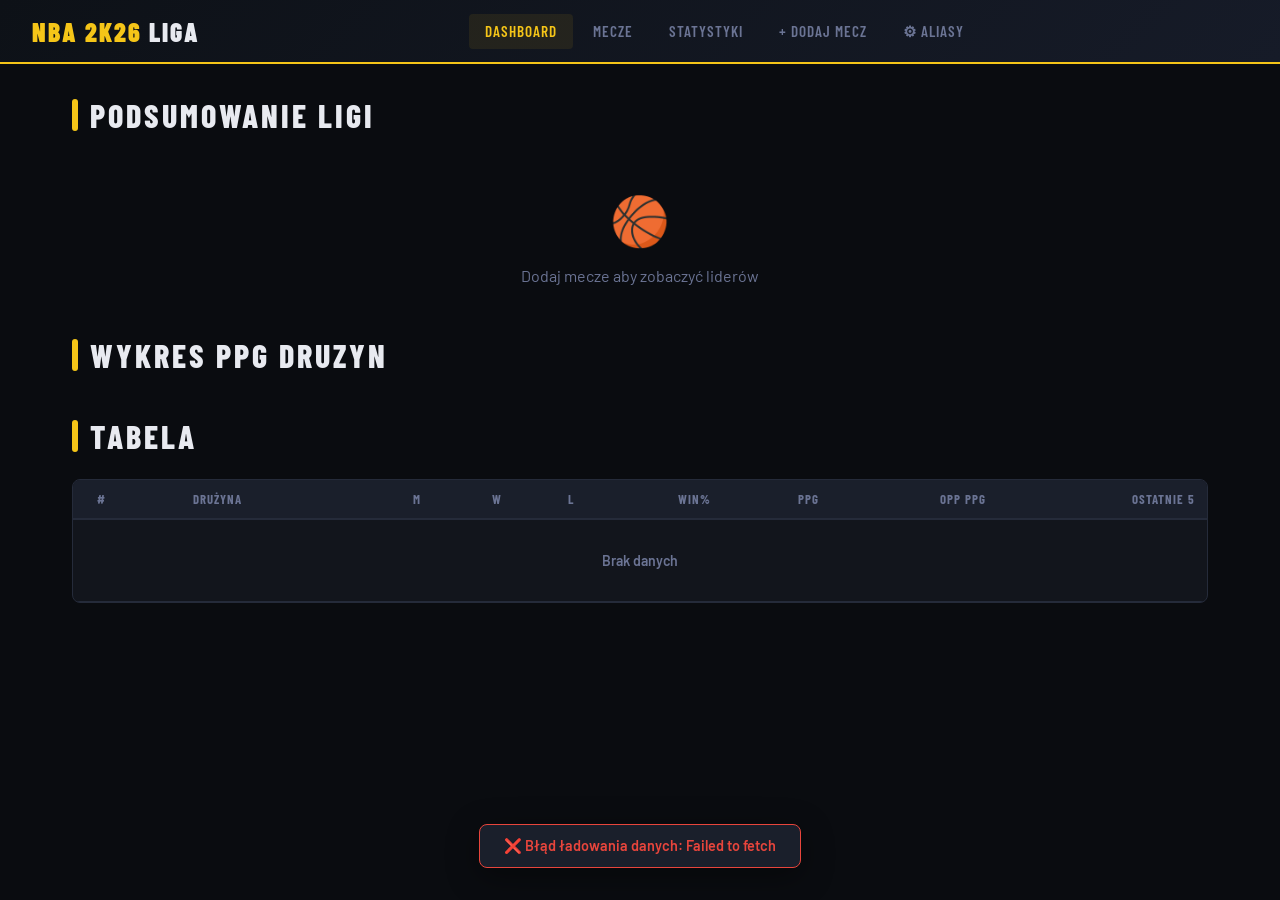
<file: inssssdex.html>
<!DOCTYPE html><!-- v1772545680 -->
<html lang="pl">
<head>
<meta charset="UTF-8">
<meta name="viewport" content="width=device-width, initial-scale=1.0">
<title>NBA 2K26 Liga</title>
<link href="https://fonts.googleapis.com/css2?family=Barlow+Condensed:wght@400;600;700;800;900&family=Barlow:wght@400;500;600&display=swap" rel="stylesheet">
<style>
  :root {
    --bg: #0a0c10;
    --surface: #12151c;
    --surface2: #1a1f2b;
    --border: #252b3a;
    --accent: #f5c518;
    --accent2: #e8453c;
    --text: #e8eaf0;
    --muted: #6b7494;
    --win: #2ecc71;
    --loss: #e8453c;
    --grade-a: #f5c518;
    --grade-b: #4fc3f7;
    --grade-c: #ff8a65;
  }
  * { box-sizing: border-box; margin: 0; padding: 0; }
  body {
    background: var(--bg);
    color: var(--text);
    font-family: 'Barlow', sans-serif;
    min-height: 100vh;
  }

  /* HEADER */
  header {
    background: linear-gradient(135deg, #0d1117 0%, #161b28 100%);
    border-bottom: 2px solid var(--accent);
    padding: 0 2rem;
    display: flex;
    align-items: center;
    justify-content: space-between;
    height: 64px;
    position: sticky;
    top: 0;
    z-index: 100;
  }
  .logo {
    font-family: 'Barlow Condensed', sans-serif;
    font-weight: 900;
    font-size: 1.6rem;
    letter-spacing: 2px;
    color: var(--accent);
    text-transform: uppercase;
  }
  .logo span { color: var(--text); }
  nav { display: flex; gap: 0.25rem; }
  nav button {
    background: none;
    border: none;
    color: var(--muted);
    font-family: 'Barlow Condensed', sans-serif;
    font-weight: 600;
    font-size: 0.95rem;
    letter-spacing: 1px;
    text-transform: uppercase;
    padding: 0.5rem 1rem;
    cursor: pointer;
    border-radius: 4px;
    transition: all 0.2s;
  }
  nav button:hover, nav button.active {
    color: var(--accent);
    background: rgba(245,197,24,0.08);
  }

  /* MAIN */
  main { max-width: 1200px; margin: 0 auto; padding: 2rem; }

  /* VIEWS */
  .view { display: none; }
  .view.active { display: block; animation: fadeIn 0.3s ease; }
  @keyframes fadeIn { from { opacity:0; transform:translateY(8px); } to { opacity:1; transform:translateY(0); } }

  /* SECTION TITLE */
  .section-title {
    font-family: 'Barlow Condensed', sans-serif;
    font-weight: 800;
    font-size: 2rem;
    letter-spacing: 3px;
    text-transform: uppercase;
    color: var(--text);
    margin-bottom: 1.5rem;
    display: flex;
    align-items: center;
    gap: 0.75rem;
  }
  .section-title::before {
    content: '';
    display: block;
    width: 6px;
    height: 2rem;
    background: var(--accent);
    border-radius: 3px;
  }

  /* CARDS */
  .card {
    background: var(--surface);
    border: 1px solid var(--border);
    border-radius: 8px;
    padding: 1.5rem;
    margin-bottom: 1.5rem;
  }

  /* UPLOAD ZONE */
  .upload-zone {
    border: 2px dashed var(--border);
    border-radius: 12px;
    padding: 3rem 2rem;
    text-align: center;
    cursor: pointer;
    transition: all 0.3s;
    background: var(--surface);
    position: relative;
  }
  .upload-zone:hover, .upload-zone.dragover {
    border-color: var(--accent);
    background: rgba(245,197,24,0.04);
  }
  .upload-zone input { position: absolute; inset: 0; opacity: 0; cursor: pointer; width: 100%; height: 100%; }
  .upload-icon { font-size: 3rem; margin-bottom: 0.75rem; }
  .upload-zone h3 {
    font-family: 'Barlow Condensed', sans-serif;
    font-size: 1.3rem;
    font-weight: 700;
    letter-spacing: 1px;
    color: var(--text);
    margin-bottom: 0.5rem;
  }
  .upload-zone p { color: var(--muted); font-size: 0.9rem; }

  /* FORM ELEMENTS */
  label { display: block; font-size: 0.8rem; font-weight: 600; letter-spacing: 1px; text-transform: uppercase; color: var(--muted); margin-bottom: 0.4rem; margin-top: 1rem; }
  input, select, textarea {
    width: 100%;
    background: var(--surface2);
    border: 1px solid var(--border);
    border-radius: 6px;
    color: var(--text);
    font-family: 'Barlow', sans-serif;
    font-size: 0.95rem;
    padding: 0.6rem 0.9rem;
    outline: none;
    transition: border-color 0.2s;
  }
  input:focus, select:focus { border-color: var(--accent); }
  select option { background: var(--surface2); }

  /* BUTTONS */
  .btn {
    font-family: 'Barlow Condensed', sans-serif;
    font-weight: 700;
    letter-spacing: 1.5px;
    text-transform: uppercase;
    font-size: 0.95rem;
    padding: 0.7rem 1.5rem;
    border: none;
    border-radius: 6px;
    cursor: pointer;
    transition: all 0.2s;
    display: inline-flex;
    align-items: center;
    gap: 0.5rem;
  }
  .btn-primary { background: var(--accent); color: #000; }
  .btn-primary:hover { background: #ffd600; transform: translateY(-1px); }
  .btn-danger { background: var(--accent2); color: #fff; }
  .btn-danger:hover { background: #ff5c54; }
  .btn-ghost { background: transparent; color: var(--muted); border: 1px solid var(--border); }
  .btn-ghost:hover { border-color: var(--accent); color: var(--accent); }
  .btn:disabled { opacity: 0.4; cursor: not-allowed; transform: none !important; }
  .btn-row { display: flex; gap: 0.75rem; margin-top: 1.25rem; flex-wrap: wrap; }

  /* SPINNER */
  @keyframes spin { to { transform: rotate(360deg); } }
  .spinner { width: 18px; height: 18px; border: 2px solid rgba(0,0,0,0.3); border-top-color: #000; border-radius: 50%; animation: spin 0.7s linear infinite; }

  /* STATUS */
  .status-box {
    border-radius: 8px;
    padding: 1rem 1.25rem;
    font-size: 0.9rem;
    margin-top: 1rem;
    display: none;
  }
  .status-box.show { display: block; }
  .status-box.info { background: rgba(79,195,247,0.1); border: 1px solid rgba(79,195,247,0.3); color: #4fc3f7; }
  .status-box.success { background: rgba(46,204,113,0.1); border: 1px solid rgba(46,204,113,0.3); color: var(--win); }
  .status-box.error { background: rgba(232,69,60,0.1); border: 1px solid rgba(232,69,60,0.3); color: var(--loss); }

  /* PREVIEW */
  #screenshot-preview { max-width: 100%; border-radius: 8px; margin-top: 1rem; display: none; border: 1px solid var(--border); }

  /* MATCH LIST */
  .matches-grid { display: flex; flex-direction: column; gap: 1rem; }
  .match-card {
    background: var(--surface);
    border: 1px solid var(--border);
    border-radius: 10px;
    padding: 1.25rem 1.5rem;
    display: grid;
    grid-template-columns: 1fr auto 1fr;
    align-items: center;
    gap: 1.5rem;
    transition: border-color 0.2s;
    cursor: pointer;
  }
  .match-card:hover { border-color: var(--accent); }
  .team-side { display: flex; flex-direction: column; gap: 0.25rem; }
  .team-side.right { text-align: right; }
  .team-name {
    font-family: 'Barlow Condensed', sans-serif;
    font-weight: 700;
    font-size: 1.15rem;
    letter-spacing: 1px;
    text-transform: uppercase;
  }
  .team-score {
    font-family: 'Barlow Condensed', sans-serif;
    font-weight: 900;
    font-size: 2.5rem;
    line-height: 1;
    color: var(--text);
  }
  .team-score.winner { color: var(--accent); }
  .match-meta { text-align: center; }
  .match-date { color: var(--muted); font-size: 0.8rem; letter-spacing: 0.5px; }
  .vs-badge {
    background: var(--surface2);
    border: 1px solid var(--border);
    border-radius: 50%;
    width: 40px; height: 40px;
    display: flex; align-items: center; justify-content: center;
    font-family: 'Barlow Condensed', sans-serif;
    font-weight: 800;
    font-size: 0.85rem;
    color: var(--muted);
    margin: 0.5rem auto;
  }

  /* STATS TABLE */
  .stats-table-wrap { overflow-x: auto; }
  table {
    width: 100%;
    border-collapse: collapse;
    font-size: 0.88rem;
  }
  thead tr {
    background: var(--surface2);
    border-bottom: 2px solid var(--border);
  }
  th {
    font-family: 'Barlow Condensed', sans-serif;
    font-weight: 700;
    font-size: 0.8rem;
    letter-spacing: 1px;
    text-transform: uppercase;
    color: var(--muted);
    padding: 0.7rem 0.75rem;
    text-align: right;
    white-space: nowrap;
  }
  th:first-child { text-align: left; }
  td {
    padding: 0.6rem 0.75rem;
    text-align: right;
    border-bottom: 1px solid var(--border);
    white-space: nowrap;
  }
  td:first-child { text-align: left; font-weight: 600; }
  tr:hover td { background: rgba(255,255,255,0.02); }
  #stats-body tr { cursor: pointer; }
  #stats-body tr:hover td { background: rgba(245,197,24,0.04); }
  .player-name { display: flex; align-items: center; gap: 0.5rem; }

  /* GRADE BADGE */
  .grade {
    font-family: 'Barlow Condensed', sans-serif;
    font-weight: 800;
    font-size: 0.95rem;
    padding: 0.15rem 0.5rem;
    border-radius: 4px;
    display: inline-block;
  }
  .grade-A, .grade-Ap { background: rgba(245,197,24,0.15); color: var(--grade-a); }
  .grade-B, .grade-Bp, .grade-Bm { background: rgba(79,195,247,0.15); color: var(--grade-b); }
  .grade-C, .grade-Cp, .grade-Cm { background: rgba(255,138,101,0.15); color: var(--grade-c); }
  .grade-Am { background: rgba(245,197,24,0.12); color: var(--grade-a); }

  /* STANDINGS */
  .standings-table td:first-child { font-weight: 700; }
  .rank-num {
    font-family: 'Barlow Condensed', sans-serif;
    font-weight: 900;
    font-size: 1.1rem;
    color: var(--muted);
    width: 2rem;
  }
  .rank-1 { color: var(--accent); }
  .rank-2 { color: #ccc; }
  .rank-3 { color: #cd7f32; }

  /* MODAL */
  .modal-overlay {
    position: fixed;
    inset: 0;
    background: rgba(0,0,0,0.85);
    z-index: 200;
    display: none;
    align-items: center;
    justify-content: center;
    padding: 1rem;
  }
  .modal-overlay.open { display: flex; }
  .modal {
    background: var(--surface);
    border: 1px solid var(--border);
    border-radius: 12px;
    max-width: 900px;
    width: 100%;
    max-height: 90vh;
    overflow-y: auto;
    padding: 2rem;
    position: relative;
  }
  .modal-close {
    position: absolute;
    top: 1rem; right: 1rem;
    background: none;
    border: none;
    color: var(--muted);
    font-size: 1.5rem;
    cursor: pointer;
    line-height: 1;
  }
  .modal-close:hover { color: var(--text); }

  /* TEAM HEADER IN MODAL */
  .modal-score-row {
    display: flex;
    align-items: center;
    justify-content: space-between;
    margin-bottom: 1.5rem;
    padding-bottom: 1.5rem;
    border-bottom: 1px solid var(--border);
  }
  .modal-team { font-family: 'Barlow Condensed', sans-serif; font-weight: 800; font-size: 1.5rem; text-transform: uppercase; letter-spacing: 2px; }
  .modal-score-big { font-family: 'Barlow Condensed', sans-serif; font-weight: 900; font-size: 3rem; color: var(--accent); }

  /* QUARTER ROW */
  .quarters { display: flex; gap: 0.5rem; margin-top: 0.25rem; }
  .q-box { background: var(--surface2); border-radius: 4px; padding: 0.2rem 0.5rem; font-size: 0.75rem; color: var(--muted); font-weight: 600; }

  /* TABS */
  .tabs { display: flex; gap: 0.25rem; margin-bottom: 1.5rem; border-bottom: 1px solid var(--border); }
  .tab-btn {
    background: none; border: none;
    font-family: 'Barlow Condensed', sans-serif;
    font-weight: 700; font-size: 0.9rem;
    letter-spacing: 1px; text-transform: uppercase;
    color: var(--muted); padding: 0.6rem 1rem;
    cursor: pointer; border-bottom: 2px solid transparent;
    margin-bottom: -1px; transition: all 0.2s;
  }
  .tab-btn:hover { color: var(--text); }
  .tab-btn.active { color: var(--accent); border-bottom-color: var(--accent); }
  .tab-content { display: none; }
  .tab-content.active { display: block; }

  /* FILTERS */
  .filters { display: flex; gap: 0.75rem; flex-wrap: wrap; margin-bottom: 1.25rem; align-items: flex-end; }
  .filters > div { flex: 1; min-width: 150px; }
  .filters label { margin-top: 0; }

  /* SORT ICONS */
  .sort-icon { font-size: 0.7rem; color: var(--accent); margin-left: 2px; }
  #stats-thead th:hover { color: var(--text) !important; background: rgba(255,255,255,0.03); }
  #stats-thead th { transition: color 0.15s, background 0.15s; }

  /* LEADER CARD */
  .leaders-grid { display: grid; grid-template-columns: repeat(auto-fill, minmax(200px, 1fr)); gap: 1rem; }
  .leader-card {
    background: var(--surface2);
    border: 1px solid var(--border);
    border-radius: 8px;
    padding: 1rem;
    text-align: center;
  }
  .leader-stat-name { font-size: 0.75rem; font-weight: 600; letter-spacing: 1px; text-transform: uppercase; color: var(--muted); margin-bottom: 0.5rem; }
  .leader-value { font-family: 'Barlow Condensed', sans-serif; font-weight: 900; font-size: 2rem; color: var(--accent); }
  .leader-player { font-weight: 600; font-size: 0.9rem; margin-top: 0.25rem; }
  .leader-team { font-size: 0.75rem; color: var(--muted); }

  /* EMPTY STATE */
  .empty {
    text-align: center;
    padding: 4rem 2rem;
    color: var(--muted);
  }
  .empty .icon { font-size: 3rem; margin-bottom: 1rem; }
  .empty h3 { font-family: 'Barlow Condensed', sans-serif; font-size: 1.4rem; font-weight: 700; letter-spacing: 1px; color: var(--text); margin-bottom: 0.5rem; }

  /* SCROLLBAR */
  ::-webkit-scrollbar { width: 6px; height: 6px; }
  ::-webkit-scrollbar-track { background: var(--bg); }
  ::-webkit-scrollbar-thumb { background: var(--border); border-radius: 3px; }

  /* ── TABLET ── */
  @media (max-width: 900px) {
    .leaders-grid { grid-template-columns: repeat(3, 1fr); }
    .filters { flex-direction: column; }
  }

  /* ── MOBILE ── */
  @media (max-width: 640px) {
    /* Header */
    header {
      height: auto;
      padding: 0.6rem 1rem;
      flex-wrap: wrap;
      gap: 0.5rem;
    }
    .logo { font-size: 1.2rem; }
    nav {
      width: 100%;
      overflow-x: auto;
      -webkit-overflow-scrolling: touch;
      scrollbar-width: none;
      gap: 0;
      padding-bottom: 2px;
    }
    nav::-webkit-scrollbar { display: none; }
    nav button {
      font-size: 0.75rem;
      padding: 0.4rem 0.65rem;
      white-space: nowrap;
    }
    #logout-btn, #baza-btn { font-size: 0.7rem; padding: 0.3rem 0.6rem; }

    /* Main */
    main { padding: 0.75rem; }
    .section-title { font-size: 1.4rem; }
    .card { padding: 1rem; }

    /* Match cards */
    .match-card {
      grid-template-columns: 1fr auto 1fr;
      gap: 0.5rem;
      padding: 0.85rem 0.75rem;
    }
    .team-name { font-size: 0.85rem; }
    .team-score { font-size: 1.8rem; }
    .q-box { font-size: 0.65rem; padding: 0.15rem 0.35rem; }
    .vs-badge { width: 32px; height: 32px; font-size: 0.75rem; }
    .match-date { font-size: 0.7rem; }

    /* Modal */
    .modal { padding: 1.25rem; }
    .modal-score-row {
      flex-direction: column;
      gap: 0.75rem;
      align-items: flex-start;
    }
    .modal-score-row > div:last-child { text-align: left !important; }
    .modal-team { font-size: 1.1rem; }
    .modal-score-big { font-size: 2rem; }

    /* Stats table - make scrollable */
    .stats-table-wrap { overflow-x: auto; -webkit-overflow-scrolling: touch; }
    table { min-width: 600px; }
    th, td { padding: 0.5rem 0.5rem; font-size: 0.78rem; }

    /* Leaders grid */
    .leaders-grid { grid-template-columns: repeat(2, 1fr); gap: 0.75rem; }
    .leader-value { font-size: 1.6rem; }
    .leader-card { padding: 0.75rem; }

    /* Standings table */
    #standings-body td, #standings-body th { white-space: nowrap; }

    /* Filters */
    .filters { flex-direction: column; gap: 0.5rem; }
    .filters > div { min-width: unset; }

    /* Upload zone */
    .upload-zone { padding: 2rem 1rem; }
    .upload-icon { font-size: 2rem; }
    .upload-zone h3 { font-size: 1rem; }

    /* Buttons */
    .btn { font-size: 0.85rem; padding: 0.6rem 1rem; }
    .btn-row { flex-direction: column; }
    .btn-row .btn { width: 100%; justify-content: center; }

    /* Setup box */
    .setup-box { padding: 1.5rem 1.25rem; }
    .setup-title { font-size: 1.3rem; }

    /* Parsed preview - stack teams vertically */
    #parsed-match-preview > div { grid-template-columns: 1fr !important; }

    /* Tabs */
    .tabs { overflow-x: auto; }
    .tab-btn { font-size: 0.8rem; padding: 0.5rem 0.75rem; white-space: nowrap; }

    /* Quarter boxes in modal */
    .quarters { flex-wrap: wrap; gap: 0.25rem; }
  }

  @media (max-width: 380px) {
    .match-card { grid-template-columns: 1fr; text-align: center; }
    .team-side.right { text-align: center; }
    .team-side.right .quarters { justify-content: center; }
    .leaders-grid { grid-template-columns: 1fr 1fr; }
  }

  /* LOGIN MODAL */
  .login-box {
    background: var(--surface);
    border: 1px solid var(--border);
    border-radius: 16px;
    padding: 2.5rem 2rem;
    width: 100%; max-width: 380px;
    text-align: center;
  }
  .login-logo {
    font-family: 'Barlow Condensed', sans-serif;
    font-weight: 900; font-size: 2rem;
    letter-spacing: 3px; color: var(--accent);
    text-transform: uppercase; margin-bottom: 0.25rem;
  }
  .login-sub { color: var(--muted); font-size: 0.9rem; margin-bottom: 2rem; }
  .login-box input {
    text-align: center; font-size: 1.1rem;
    letter-spacing: 4px; margin-bottom: 1rem;
  }
  .login-error { color: var(--loss); font-size: 0.85rem; margin-top: 0.5rem; min-height: 1.2rem; }
  @keyframes shake {
    0%,100%{transform:translateX(0)} 20%,60%{transform:translateX(-8px)} 40%,80%{transform:translateX(8px)}
  }
  .shake { animation: shake 0.4s ease; }

  /* TOAST */
  .toast {
    position: fixed; bottom: 2rem; left: 50%; transform: translateX(-50%) translateY(100px);
    background: var(--surface2); border: 1px solid var(--border);
    color: var(--text); padding: 0.75rem 1.5rem; border-radius: 8px;
    font-weight: 600; font-size: 0.9rem; z-index: 9999;
    transition: transform 0.3s ease; white-space: nowrap;
    box-shadow: 0 8px 32px rgba(0,0,0,0.4);
  }
  .toast.show { transform: translateX(-50%) translateY(0); }
  .toast-success { border-color: var(--win); color: var(--win); }
  .toast-error { border-color: var(--loss); color: var(--loss); }

  /* GLOBAL LOADER */
  #global-loader {
    position: fixed; inset: 0; z-index: 8000;
    background: rgba(10,12,16,0.85);
    display: none; align-items: center; justify-content: center;
    flex-direction: column; gap: 1rem;
  }
  .loader-spinner { width: 48px; height: 48px; border: 3px solid var(--border); border-top-color: var(--accent); border-radius: 50%; animation: spin 0.8s linear infinite; }
  .loader-text { font-family: 'Barlow Condensed', sans-serif; font-weight: 700; letter-spacing: 2px; color: var(--muted); font-size: 0.9rem; text-transform: uppercase; }

  /* SETUP MODAL */
  .setup-box {
    background: var(--surface);
    border: 1px solid var(--accent);
    border-radius: 16px;
    padding: 2.5rem 2rem;
    width: 100%; max-width: 480px;
  }
  .setup-title { font-family: 'Barlow Condensed', sans-serif; font-weight: 900; font-size: 1.6rem; letter-spacing: 2px; text-transform: uppercase; margin-bottom: 0.25rem; }
  .setup-sub { color: var(--muted); font-size: 0.88rem; margin-bottom: 1.5rem; line-height: 1.5; }
  .step-badge { display: inline-block; background: var(--accent); color: #000; font-family: 'Barlow Condensed', sans-serif; font-weight: 800; font-size: 0.75rem; padding: 0.1rem 0.5rem; border-radius: 3px; margin-right: 0.4rem; letter-spacing: 1px; }


  .hot{display:inline-block;font-size:.65rem;background:#ff6b35;color:#fff;border-radius:4px;padding:1px 5px;margin-left:5px;font-weight:700;vertical-align:middle;animation:hpulse 1.5s infinite}
  @keyframes hpulse{0%,100%{opacity:1}50%{opacity:.65}}
  .l5{display:flex;gap:3px;justify-content:center}
  .l5w,.l5l,.l5e{width:14px;height:14px;border-radius:3px;display:inline-block}
  .l5w{background:var(--win)} .l5l{background:var(--loss)} .l5e{background:var(--border)}
  .ppgrow{display:flex;align-items:center;gap:.75rem;margin-bottom:.55rem}
  .ppglbl{width:155px;font-weight:600;font-size:.88rem;text-align:right;white-space:nowrap;overflow:hidden;text-overflow:ellipsis}
  .ppgtrack{flex:1;background:var(--surface2);border-radius:4px;height:24px;overflow:hidden}
  .ppgfill{height:100%;background:linear-gradient(90deg,var(--accent),#d4a800);border-radius:4px;display:flex;align-items:center;padding-left:8px}
  .ppgval{font-family:'Barlow Condensed',sans-serif;font-weight:700;font-size:.9rem;color:#000}
  .cbrow{display:flex;gap:1.5rem;flex-wrap:wrap;padding:.75rem 1rem;background:var(--surface2);border:1px solid var(--border);border-radius:8px;margin-bottom:1.25rem}
  .cbi{text-align:center} .cbil{font-size:.7rem;color:var(--muted);text-transform:uppercase;letter-spacing:1px}
  .cbiv{font-family:'Barlow Condensed',sans-serif;font-weight:900;font-size:1.3rem;color:var(--text)}
  .h2hbar{height:8px;border-radius:4px;overflow:hidden;margin:.4rem 0;display:flex}
  .h2hl{background:var(--accent)} .h2hr{background:var(--accent2)}
  .cmprow{display:flex;align-items:center;border-bottom:1px solid var(--border);padding:.45rem 0}
  .cmplbl{width:55px;font-size:.72rem;color:var(--muted);text-transform:uppercase;letter-spacing:1px;text-align:center}
  .cmpval{flex:1;text-align:center;font-family:'Barlow Condensed',sans-serif;font-weight:700;font-size:1.35rem}
  .cmpbetter{color:var(--accent)} .cmpworse{color:var(--muted)}

  .season-badge{display:inline-block;font-size:.7rem;background:var(--accent);color:#000;border-radius:4px;padding:1px 7px;font-weight:700;letter-spacing:1px;text-transform:uppercase;vertical-align:middle;margin-left:6px}
  .season-item{display:flex;align-items:center;justify-content:space-between;padding:.75rem 1rem;background:var(--surface2);border:1px solid var(--border);border-radius:8px;margin-bottom:.5rem}
  .season-item.active-season{border-color:var(--accent)}
  .season-modal-btn{background:none;border:1px solid var(--border);color:var(--muted);border-radius:6px;padding:.3rem .7rem;cursor:pointer;font-size:.8rem;font-family:inherit}
  .season-modal-btn:hover{border-color:var(--accent);color:var(--accent)}
  .season-modal-btn.danger:hover{border-color:var(--loss);color:var(--loss)}
</style>
</head>
<body>

<!-- GLOBAL LOADER -->
<div id="global-loader" style="display:none">
  <div class="loader-spinner"></div>
  <div class="loader-text">Ładowanie danych...</div>
</div>

<!-- TOAST -->
<div class="toast" id="toast"></div>

<!-- SETUP MODAL (first run) -->
<div class="modal-overlay" id="setup-modal" style="display:none">
  <div class="setup-box">
    <div class="setup-title">🏀 Konfiguracja</div>
    <div class="setup-sub">Aby dane meczów były dostępne dla wszystkich, podłącz bazę danych JSONBin.io.<br>Dane zostaną zapisane tylko w Twojej przeglądarce.</div>

    <div style="background:var(--surface2);border-radius:8px;padding:1rem;margin-bottom:1.25rem;font-size:0.85rem;line-height:1.7;color:var(--muted)">
      <div><span class="step-badge">1</span> Wejdź na <strong style="color:var(--text)">jsonbin.io</strong> i załóż darmowe konto</div>
      <div><span class="step-badge">2</span> Kliknij <strong style="color:var(--text)">API Keys</strong> → skopiuj <strong style="color:var(--text)">Master Key</strong></div>
      <div><span class="step-badge">3</span> Kliknij <strong style="color:var(--text)">Bins → New Bin</strong>, wklej <code style="color:var(--accent)">{"matches":[],"aliases":{}}</code> i zapisz</div>
      <div><span class="step-badge">4</span> Skopiuj <strong style="color:var(--text)">Bin ID</strong> z URL</div>
    </div>

    <label>Master Key <span style="color:var(--muted);font-weight:400">(tylko w Twojej przeglądarce)</span></label>
    <input type="password" id="setup-key" placeholder="$2b$10$...">

    <label style="margin-top:0.75rem">Bin ID</label>
    <input type="text" id="setup-bin" placeholder="np. 64f3a1b2c3d4e5f6a7b8c9d0">

    <div style="border-top:1px solid var(--border);margin:1.25rem 0"></div>
    <div style="background:var(--surface2);border-radius:8px;padding:0.75rem 1rem;margin-bottom:1rem;font-size:0.85rem;color:var(--muted);line-height:1.6">
      <span class="step-badge">5</span> Wejdź na <strong style="color:var(--text)">console.anthropic.com</strong> → <strong style="color:var(--text)">API Keys</strong> → utwórz nowy klucz
    </div>
    <label>Anthropic API Key <span style="color:var(--muted);font-weight:400">(tylko w Twojej przeglądarce)</span></label>
    <input type="password" id="setup-anthropic" placeholder="sk-ant-...">

    <div id="setup-error" style="color:var(--loss);font-size:0.85rem;margin-top:0.75rem;min-height:1.2rem"></div>

    <button class="btn btn-primary" style="width:100%;justify-content:center;margin-top:1rem" onclick="saveSetup()">
      <span id="setup-btn-text">✅ Zapisz i połącz</span>
    </button>
  </div>
</div>



<header>
  <div class="logo">NBA 2K26 <span>Liga</span></div>
  <nav>
    <button class="active" onclick="showView('dashboard')">Dashboard</button>
    <button onclick="showView('matches')">Mecze</button>
    <button onclick="showView('stats')">Statystyki</button>
    <button onclick="showView('add-match')">+ Dodaj Mecz</button>
    <button onclick="showView('aliases')">⚙ Aliasy</button>
  </nav>
  <div style="display:flex;gap:0.5rem;align-items:center">
    <button id="logout-btn" class="btn btn-ghost" onclick="logout()" style="display:none;font-size:0.8rem;padding:0.35rem 0.8rem">🔓 Wyloguj</button>
    <button id="baza-btn" class="btn btn-ghost" onclick="openSetupModal()" style="display:none;font-size:0.8rem;padding:0.35rem 0.8rem" title="Zmień konfigurację bazy danych">⚙ Baza</button>
    <button id="season-btn" class="btn btn-ghost" onclick="openSeasonModal()" style="display:none;font-size:0.8rem;padding:0.35rem 0.8rem">🏆 Sezony</button>
  </div>
</header>

<main>

  <!-- DASHBOARD -->
  <div id="view-dashboard" class="view active">
    <div class="section-title">Podsumowanie Ligi</div>
    <div class="leaders-grid" id="leaders-grid">
      <div class="empty" style="grid-column:1/-1;padding:2rem"><div class="icon">🏀</div><p>Dodaj mecze aby zobaczyć liderów</p></div>
    </div>
    <br>
    <div class="section-title">Wykres PPG Druzyn</div>
    <div class="card" id="ppg-chart-wrap" style="padding:1.25rem;display:none"><div id="ppg-chart"></div></div>
    <br>
    <div class="section-title">Tabela</div>
    <div class="card" style="padding:0;overflow:hidden">
      <div class="stats-table-wrap">
        <table style="min-width:500px">
          <thead><tr>
            <th style="text-align:left; padding-left:1.5rem">#</th>
            <th style="text-align:left">Drużyna</th>
            <th>M</th><th>W</th><th>L</th><th>WIN%</th><th>PPG</th><th>OPP PPG</th><th>Ostatnie 5</th>
          </tr></thead>
          <tbody id="standings-body">
            <tr><td colspan="9" style="text-align:center;padding:2rem;color:var(--muted)">Brak danych</td></tr>
          </tbody>
        </table>
      </div>
    </div>
  </div>

  <!-- MATCHES -->
  <div id="view-matches" class="view">
    <div style="display:flex;align-items:center;justify-content:space-between;flex-wrap:wrap;gap:1rem;margin-bottom:1rem"><div class="section-title" style="margin-bottom:0">Wyniki Meczów</div><div style="display:flex;gap:.75rem;flex-wrap:wrap"><select id="mfs" onchange="renderMatches()" style="background:var(--surface2);border:1px solid var(--border);color:var(--text);padding:.4rem .75rem;border-radius:6px;font-family:inherit;font-size:.85rem"><option value="">Wszystkie sezony</option></select>
        <select id="mft" onchange="renderMatches()" style="background:var(--surface2);border:1px solid var(--border);color:var(--text);padding:.4rem .75rem;border-radius:6px;font-family:inherit;font-size:.85rem"><option value="">Wszystkie druzyny</option></select><select id="mfp" onchange="renderMatches()" style="background:var(--surface2);border:1px solid var(--border);color:var(--text);padding:.4rem .75rem;border-radius:6px;font-family:inherit;font-size:.85rem"><option value="">Wszyscy zawodnicy</option></select></div></div>
    <div class="matches-grid" id="matches-list">
      <div class="empty"><div class="icon">📋</div><h3>Brak meczów</h3><p>Dodaj pierwszy mecz klikając "+ Dodaj Mecz"</p></div>
    </div>
  </div>

  <!-- STATS -->
  <div id="view-stats" class="view">
    <div style="display:flex;align-items:center;justify-content:space-between;flex-wrap:wrap;gap:1rem;margin-bottom:1.5rem"><div class="section-title" style="margin-bottom:0">Statystyki Zawodników</div><button onclick="openComparatorModal()" style="background:var(--surface2);border:1px solid var(--border);color:var(--muted);padding:.5rem 1rem;border-radius:6px;font-size:.85rem;cursor:pointer;font-family:inherit">&#x26A1; Porównaj</button></div>
    <div class="filters">
      <div><label>Drużyna</label><select id="filter-team" onchange="renderStats()"><option value="">Wszystkie</option></select></div>

    </div>
    <div class="card" style="padding:0">
      <div class="stats-table-wrap">
        <table>
          <thead><tr id="stats-thead">
            <th style="text-align:left; padding-left:1rem; cursor:pointer; user-select:none" onclick="sortByCol('name')"><span>Zawodnik</span><span id="sort-icon-name" class="sort-icon"></span></th>
            <th style="text-align:left; cursor:pointer; user-select:none" onclick="sortByCol('team')"><span>Drużyna</span><span id="sort-icon-team" class="sort-icon"></span></th>
            <th style="cursor:pointer;user-select:none" onclick="sortByCol('gp')">GP<span id="sort-icon-gp" class="sort-icon"></span></th>
            <th style="cursor:pointer;user-select:none" onclick="sortByCol('avggrade')">GRD<span id="sort-icon-avggrade" class="sort-icon"></span></th>
            <th style="cursor:pointer;user-select:none" onclick="sortByCol('pts')">PTS<span id="sort-icon-pts" class="sort-icon"></span></th>
            <th style="cursor:pointer;user-select:none" onclick="sortByCol('reb')">REB<span id="sort-icon-reb" class="sort-icon"></span></th>
            <th style="cursor:pointer;user-select:none" onclick="sortByCol('ast')">AST<span id="sort-icon-ast" class="sort-icon"></span></th>
            <th style="cursor:pointer;user-select:none" onclick="sortByCol('stl')">STL<span id="sort-icon-stl" class="sort-icon"></span></th>
            <th style="cursor:pointer;user-select:none" onclick="sortByCol('blk')">BLK<span id="sort-icon-blk" class="sort-icon"></span></th>
            <th style="cursor:pointer;user-select:none" onclick="sortByCol('to')">TO<span id="sort-icon-to" class="sort-icon"></span></th>
            <th style="cursor:pointer;user-select:none" onclick="sortByCol('fgpct')">FG%<span id="sort-icon-fgpct" class="sort-icon"></span></th>
            <th style="cursor:pointer;user-select:none" onclick="sortByCol('tppct')">3P%<span id="sort-icon-tppct" class="sort-icon"></span></th>
            <th style="cursor:pointer;user-select:none" onclick="sortByCol('ftpct')">FT%<span id="sort-icon-ftpct" class="sort-icon"></span></th>
          </tr></thead>
          <tbody id="stats-body">
            <tr><td colspan="12" style="text-align:center;padding:2rem;color:var(--muted)">Brak danych</td></tr>
          </tbody>
        </table>
      </div>
    </div>
  </div>

  <!-- ADD MATCH -->
  <div id="view-add-match" class="view">
    <div class="section-title">Dodaj Mecz</div>
    <div class="card">
      <p style="color:var(--muted);margin-bottom:1.5rem;font-size:0.95rem">Wgraj screenshot z ekranu Game Stats — AI automatycznie odczyta wszystkie statystyki.</p>

      <div class="upload-zone" id="upload-zone">
        <input type="file" accept="image/*" id="screenshot-input" onchange="handleFileSelect(this)">
        <div class="upload-icon">📸</div>
        <h3>Wgraj Screenshot z Meczu</h3>
        <p>Kliknij lub przeciągnij plik · PNG, JPG, WebP</p>
      </div>

      <img id="screenshot-preview" alt="Podgląd screenshota">

      <div style="display:grid;grid-template-columns:1fr 1fr;gap:1rem;margin-top:1.25rem">
        <div>
          <label>Data Meczu</label>
          <input type="date" id="match-date" value="">
        </div>
        <div>
          <label>Opcjonalna notatka</label>
          <input type="text" id="match-note" placeholder="np. Faza grupowa, runda 1...">
        </div>
      </div>

      <div class="btn-row">
        <button class="btn btn-primary" id="parse-btn" onclick="parseScreenshot()" disabled>
          <span id="parse-btn-text">🤖 Analizuj Screenshot</span>
        </button>
        <button class="btn btn-ghost" onclick="clearForm()">Wyczyść</button>
      </div>

      <div class="status-box" id="status-box"></div>
    </div>

    <!-- PARSED RESULT EDITOR -->
    <div id="parsed-result" style="display:none">
      <div class="section-title" style="margin-top:2rem">Sprawdź i Zapisz</div>
      <div class="card">
        <p style="color:var(--muted);font-size:0.9rem;margin-bottom:1.25rem">AI odczytał poniższe dane. Sprawdź, popraw jeśli trzeba, a następnie zapisz mecz.</p>
        <div id="parsed-match-preview"></div>
        <div class="btn-row">
          <button class="btn btn-primary" onclick="saveMatch()">✅ Zapisz Mecz</button>
          <button class="btn btn-ghost" onclick="document.getElementById('parsed-result').style.display='none'">Anuluj</button>
        </div>
      </div>
    </div>
  </div>


  <!-- ALIASES VIEW -->
  <div id="view-aliases" class="view">
    <div class="section-title">Korekty Nazw Zawodników</div>
    <div class="card">
      <p style="color:var(--muted);font-size:0.9rem;margin-bottom:1.5rem">Jeśli AI błędnie rozpoznaje nazwę zawodnika, dodaj tu korektę. Przy każdej nowej analizie screenshota błędna nazwa zostanie automatycznie zastąpiona poprawną.</p>
      <div style="display:grid;grid-template-columns:1fr 1fr auto;gap:0.75rem;align-items:end;margin-bottom:1rem">
        <div>
          <label>Błędna nazwa (jak AI rozpoznaje)</label>
          <input type="text" id="alias-wrong" placeholder="np. JoseiMatzura">
        </div>
        <div>
          <label>Poprawna nazwa</label>
          <input type="text" id="alias-correct" placeholder="np. JosefMatzura">
        </div>
        <button class="btn btn-primary" onclick="addAlias()">Dodaj</button>
      </div>
      <div id="aliases-list"></div>
      <div style="margin-top:1.5rem;padding-top:1.5rem;border-top:1px solid var(--border)">
        <div style="font-family:'Barlow Condensed',sans-serif;font-weight:700;font-size:1rem;letter-spacing:1px;margin-bottom:0.5rem">Zastosuj do zapisanych meczów</div>
        <p style="color:var(--muted);font-size:0.85rem;margin-bottom:0.75rem">Kliknij aby poprawić nazwy we wszystkich już zapisanych meczach według powyższych korekt.</p>
        <button class="btn btn-primary" onclick="applyAliasesToAllMatches()">🔧 Popraw wszystkie mecze</button>
        <span id="fix-result" style="margin-left:1rem;font-size:0.85rem;color:var(--win)"></span>
      </div>
    </div>
  </div>

</main>

<!-- MATCH DETAIL MODAL -->
<div class="modal-overlay" id="match-modal" onclick="if(event.target===this)closeModal()">
  <div class="modal">
    <button class="modal-close" onclick="closeModal()">✕</button>
    <div id="modal-content"></div>
  </div>
</div>

<script>
// ═══════════════════════════════════════════════════════════════
// DATA STORE
// ═══════════════════════════════════════════════════════════════
let matches = [];
let aliases = JSON.parse(localStorage.getItem('nba2k_aliases') || '{}'); // { "wrong": "correct" }
let seasons = [];
let currentSeasonId = null;
// Public read credentials (embedded for all visitors)
const PUBLIC_JB_KEY = '$2a$10$4PQ8y05G/YxgLAIC2nzIluA1wSN0X9pFkyieeRJHLX3Rjsg6t4YeS';
const PUBLIC_JB_BIN = '69a6c311ae596e708f5abaf8';

let jbKey = localStorage.getItem('nba2k_jb_key') || PUBLIC_JB_KEY;
let jbBin = localStorage.getItem('nba2k_jb_bin') || PUBLIC_JB_BIN;
let anthropicKey = localStorage.getItem('nba2k_anthropic_key') || '';
let pendingMatch = null;
let screenshotBase64 = null;
let screenshotMimeType = 'image/jpeg';

function addAlias() {
  const wrong = document.getElementById('alias-wrong').value.trim();
  const correct = document.getElementById('alias-correct').value.trim();
  if(!wrong || !correct) return;
  aliases[wrong] = correct;
  saveAliases();
  document.getElementById('alias-wrong').value = '';
  document.getElementById('alias-correct').value = '';
  renderAliases();
}

function removeAlias(wrong) {
  delete aliases[wrong];
  saveAliases();
  renderAliases();
}

function applyAliasesToAllMatches() {
  const changed = fixAllMatchesWithAliases();
  const el = document.getElementById('fix-result');
  if(changed > 0) {
    el.textContent = '✅ Poprawiono ' + changed + ' nazw!';
    renderStats();
  } else {
    el.textContent = 'Brak zmian do wprowadzenia.';
  }
  setTimeout(() => { if(el) el.textContent = ''; }, 3000);
}

function renderAliases() {
  const container = document.getElementById('aliases-list');
  if(!container) return;
  const entries = Object.entries(aliases);
  if(!entries.length) {
    container.innerHTML = '<p style="color:var(--muted);font-size:0.9rem;padding:1rem 0">Brak zdefiniowanych korekt.</p>';
    return;
  }
  container.innerHTML = `<table style="width:100%;border-collapse:collapse">
    <thead><tr>
      <th style="text-align:left;padding:0.6rem 0.75rem;font-size:0.75rem;letter-spacing:1px;color:var(--muted);text-transform:uppercase;border-bottom:1px solid var(--border)">Błędna nazwa</th>
      <th style="text-align:left;padding:0.6rem 0.75rem;font-size:0.75rem;letter-spacing:1px;color:var(--muted);text-transform:uppercase;border-bottom:1px solid var(--border)">Poprawna nazwa</th>
      <th style="border-bottom:1px solid var(--border)"></th>
    </tr></thead>
    <tbody>${entries.map(([w,c]) => `
      <tr>
        <td style="padding:0.6rem 0.75rem;border-bottom:1px solid var(--border);color:var(--loss)">${w}</td>
        <td style="padding:0.6rem 0.75rem;border-bottom:1px solid var(--border);color:var(--win);font-weight:600">${c}</td>
        <td style="padding:0.6rem 0.75rem;border-bottom:1px solid var(--border);text-align:right">
          <button onclick="removeAlias('${w}')" style="background:none;border:1px solid var(--border);color:var(--muted);border-radius:4px;padding:0.2rem 0.5rem;cursor:pointer;font-size:0.8rem" onmouseover="this.style.borderColor='var(--loss)';this.style.color='var(--loss)'" onmouseout="this.style.borderColor='var(--border)';this.style.color='var(--muted)'">✕ Usuń</button>
        </td>
      </tr>`).join('')}
    </tbody>
  </table>`;
}

async function saveData() {
  if(!jbKey || !jbBin) return;
  try {
    await fetch(`https://api.jsonbin.io/v3/b/${jbBin}`, {
      method: 'PUT',
      headers: { 'Content-Type': 'application/json', 'X-Master-Key': jbKey },
      body: JSON.stringify({ matches, aliases, seasons, currentSeasonId })
    });
  } catch(e) { console.error('Save error:', e); }
}

async function loadData() {
  if(!jbBin) return; // jbKey not required for public read
  try {
    showGlobalLoader(true);
    const headers = { 'Content-Type': 'application/json' };
    if(jbKey) headers['X-Master-Key'] = jbKey;
    const res = await fetch(`https://api.jsonbin.io/v3/b/${jbBin}/latest`, { headers });
    if(!res.ok) throw new Error('HTTP ' + res.status);
    const data = await res.json();
    matches = data.record?.matches || [];
    aliases = data.record?.aliases || {};
    seasons = data.record?.seasons || [];
    currentSeasonId = data.record?.currentSeasonId || null;
    localStorage.setItem('nba2k_aliases', JSON.stringify(aliases));
    renderDashboard();
    updateAuthUI();
  } catch(e) {
    console.error('Load error:', e);
    showToast('❌ Błąd ładowania danych: ' + e.message, 'error');
  } finally {
    showGlobalLoader(false);
  }
}

function showGlobalLoader(show) {
  let el = document.getElementById('global-loader');
  if(el) el.style.display = show ? 'flex' : 'none';
}

function showToast(msg, type='info') {
  let toast = document.getElementById('toast');
  if(!toast) return;
  toast.textContent = msg;
  toast.className = 'toast toast-' + type + ' show';
  setTimeout(() => toast.classList.remove('show'), 3500);
}

// Fix all player names in all saved matches using current aliases
function fixAllMatchesWithAliases() {
  let changed = 0;
  matches = matches.map(m => {
    [m.team1, m.team2].forEach(team => {
      if(team.players) team.players = team.players.map(p => {
        const fixed = applyAlias(p.name);
        if(fixed !== p.name) { changed++; p.name = fixed; }
        return p;
      });
    });
    return m;
  });
  if(changed > 0) {
    saveData();
    console.log('Fixed', changed, 'player names');
  }
  return changed;
}

function saveAliases() {
  localStorage.setItem('nba2k_aliases', JSON.stringify(aliases));
  saveData();
}

// Apply aliases to a name
function applyAlias(name) {
  const key = name.trim().toLowerCase();
  for(const [wrong, correct] of Object.entries(aliases)) {
    if(wrong.toLowerCase() === key) return correct;
  }
  return name;
}

// Apply aliases to all players in a match
function applyAliasesToMatch(match) {
  if(match.team1?.players) match.team1.players = match.team1.players.map(p => ({...p, name: applyAlias(p.name)}));
  if(match.team2?.players) match.team2.players = match.team2.players.map(p => ({...p, name: applyAlias(p.name)}));
  return match;
}

// ═══════════════════════════════════════════════════════════════
// NAVIGATION
// ═══════════════════════════════════════════════════════════════
function showView(id) {
  if(PROTECTED_VIEWS.includes(id)) {
    isLoggedIn().then(logged => {
      if(!logged) {
        pendingAuthView = id;
        document.getElementById('login-input').value = '';
        document.getElementById('login-error').textContent = '';
        document.getElementById('auth-modal').classList.add('open');
        setTimeout(() => document.getElementById('login-input').focus(), 100);
      } else {
        _doShowView(id);
      }
    });
    return;
  }
  _doShowView(id);
}

function _doShowView(id) {
  document.querySelectorAll('.view').forEach(v => v.classList.remove('active'));
  document.getElementById('view-' + id).classList.add('active');
  document.querySelectorAll('nav button').forEach((b,i) => {
    const ids = ['dashboard','matches','stats','add-match','aliases'];
    b.classList.toggle('active', ids[i] === id);
  });
  if(id==='dashboard') renderDashboard();
  if(id==='matches') renderMatches();
  if(id==='stats') { renderStats(); populateTeamFilter(); }
  if(id==='aliases') renderAliases();
  updateAuthUI();
}

// ═══════════════════════════════════════════════════════════════
// FILE HANDLING
// ═══════════════════════════════════════════════════════════════
function handleFileSelect(input) {
  const file = input.files[0];
  if(!file) return;
  const reader = new FileReader();
  reader.onload = e => {
    const dataUrl = e.target.result;
    screenshotBase64 = dataUrl.split(',')[1];
    // Auto-detect media type from data URL
    const mimeMatch = dataUrl.match(/data:([^;]+);/);
    screenshotMimeType = mimeMatch ? mimeMatch[1] : 'image/jpeg';
    console.log('Detected mime type:', screenshotMimeType);
    const preview = document.getElementById('screenshot-preview');
    preview.src = e.target.result;
    preview.style.display = 'block';
    document.getElementById('parse-btn').disabled = false;
    setStatus('info', '✓ Plik wgrany — kliknij "Analizuj Screenshot" aby odczytać statystyki.');
  };
  reader.readAsDataURL(file);
}

// Drag and drop
const uploadZone = document.getElementById('upload-zone');
uploadZone.addEventListener('dragover', e => { e.preventDefault(); uploadZone.classList.add('dragover'); });
uploadZone.addEventListener('dragleave', () => uploadZone.classList.remove('dragover'));
uploadZone.addEventListener('drop', e => {
  e.preventDefault();
  uploadZone.classList.remove('dragover');
  const file = e.dataTransfer.files[0];
  if(file) {
    const input = document.getElementById('screenshot-input');
    const dt = new DataTransfer();
    dt.items.add(file);
    input.files = dt.files;
    handleFileSelect(input);
  }
});

// ═══════════════════════════════════════════════════════════════
// AI PARSING
// ═══════════════════════════════════════════════════════════════
async function parseScreenshot() {
  if(!screenshotBase64) return;
  if(!anthropicKey) {
    setStatus('error', '❌ Brak klucza Anthropic API. Kliknij "⚙ Baza" w nagłówku aby skonfigurować.');
    return;
  }
  const btn = document.getElementById('parse-btn');
  const btnText = document.getElementById('parse-btn-text');
  btn.disabled = true;
  btnText.innerHTML = '<div class="spinner"></div> Analizuję...';
  setStatus('info', '🤖 AI analizuje screenshot, proszę czekać...');

  const prompt = `Analizuj ten screenshot z gry NBA 2K z ekranu "Game Stats".

BARDZO WAŻNE - NAZWY DRUŻYN: Nazwy drużyn to NIE są nicki zawodników. Szukaj ich w:
1. Nagłówku każdej sekcji tabeli (tekst nad listą zawodników, np. "Katowice Aliens PL", "Illegal Esports")
2. Logo/emblemat po lewej stronie ekranu - pod spodem często jest nazwa
3. Na górze/dole ekranu jako tytuły

Wyodrębnij WSZYSTKIE dane i zwróć WYŁĄCZNIE poprawny JSON (bez markdown, bez komentarzy):
{
  "team1": {
    "name": "PEŁNA NAZWA DRUŻYNY (nie nick gracza)",
    "score": 67,
    "quarters": [18, 17, 16, 16],
    "players": [
      {"name": "NickGracza", "grade": "B+", "pts": 24, "reb": 0, "ast": 9, "stl": 0, "blk": 0, "fouls": 0, "to": 3, "fgm": 7, "fga": 20, "tpm": 6, "tpa": 16, "ftm": 4, "fta": 4}
    ]
  },
  "team2": {
    "name": "PEŁNA NAZWA DRUŻYNY (nie nick gracza)",
    "score": 87,
    "quarters": [27, 16, 20, 24],
    "players": [{"name": "NickGracza", "grade": "A+", "pts": 40, "reb": 0, "ast": 11, "stl": 0, "blk": 0, "fouls": 0, "to": 2, "fgm": 15, "fga": 20, "tpm": 10, "tpa": 15, "ftm": 0, "fta": 0}]
  }
}
Użyj dokładnych liczb z ekranu. Jeśli coś nieczytelne, wstaw 0.`

  try {
    const response = await fetch('https://api.anthropic.com/v1/messages', {
      method: 'POST',
      headers: { 'Content-Type': 'application/json', 'anthropic-dangerous-direct-browser-access': 'true', 'x-api-key': anthropicKey, 'anthropic-version': '2023-06-01' },
      body: JSON.stringify({
        model: 'claude-sonnet-4-20250514',
        max_tokens: 4000,
        messages: [{
          role: 'user',
          content: [
            { type: 'image', source: { type: 'base64', media_type: screenshotMimeType, data: screenshotBase64 } },
            { type: 'text', text: prompt }
          ]
        }]
      })
    });

    const data = await response.json();
    console.log('API response:', JSON.stringify(data));

    // Check for API errors
    if(data.error) throw new Error('API Error: ' + data.error.message);
    if(!data.content || !data.content.length) throw new Error('Pusta odpowiedź API. Sprawdź konsolę.');

    const text = data.content.map(c => c.text||'').join('');
    console.log('Raw text:', text);
    setStatus('info', '📄 Odpowiedź AI otrzymana, parsowanie JSON...');

    // Robust JSON extraction
    const firstBrace = text.indexOf('{');
    const lastBrace = text.lastIndexOf('}');
    if(firstBrace === -1 || lastBrace === -1) {
      throw new Error('Brak JSON. Odpowiedź AI: ' + text.substring(0, 200));
    }
    const jsonStr = text.slice(firstBrace, lastBrace + 1);
    console.log('JSON to parse:', jsonStr);
    const parsed = JSON.parse(jsonStr);

    let rawMatch = {
      id: Date.now(),
      date: document.getElementById('match-date').value || new Date().toISOString().split('T')[0],
      note: document.getElementById('match-note').value,
      ...parsed
    };
    pendingMatch = applyAliasesToMatch(rawMatch);

    renderParsedPreview(pendingMatch);
    document.getElementById('parsed-result').style.display = 'block';
    setStatus('success', `✅ Odczytano statystyki! Drużyna ${parsed.team1.name} ${parsed.team1.score} - ${parsed.team2.score} ${parsed.team2.name}. Sprawdź dane poniżej.`);
  } catch(err) {
    console.error('Full error:', err);
    setStatus('error', '❌ ' + err.message);
  }

  btn.disabled = false;
  btnText.innerHTML = '🤖 Analizuj Ponownie';
}

// ═══════════════════════════════════════════════════════════════
// RENDER PARSED PREVIEW
// ═══════════════════════════════════════════════════════════════
function renderParsedPreview(match) {
  const container = document.getElementById('parsed-match-preview');
  container.innerHTML = `
    <div style="display:grid;grid-template-columns:repeat(auto-fit,minmax(280px,1fr));gap:1rem;margin-bottom:1.5rem">
      <div>
        <label style="display:block;font-size:0.75rem;font-weight:700;letter-spacing:1px;text-transform:uppercase;color:var(--muted);margin-bottom:0.4rem">Nazwa drużyny 1</label>
        <input id="edit-team1-name" type="text" value="${match.team1.name}" style="width:100%;background:var(--surface2);border:1px solid var(--accent);border-radius:6px;color:var(--text);font-family:'Barlow Condensed',sans-serif;font-weight:700;font-size:1rem;padding:0.6rem 0.9rem;outline:none" oninput="pendingMatch.team1.name=this.value">
      </div>
      <div>
        <label style="display:block;font-size:0.75rem;font-weight:700;letter-spacing:1px;text-transform:uppercase;color:var(--muted);margin-bottom:0.4rem">Nazwa drużyny 2</label>
        <input id="edit-team2-name" type="text" value="${match.team2.name}" style="width:100%;background:var(--surface2);border:1px solid var(--accent);border-radius:6px;color:var(--text);font-family:'Barlow Condensed',sans-serif;font-weight:700;font-size:1rem;padding:0.6rem 0.9rem;outline:none" oninput="pendingMatch.team2.name=this.value">
      </div>
    </div>
    <div style="display:grid;grid-template-columns:repeat(auto-fit,minmax(280px,1fr));gap:1.5rem">
      ${renderTeamTable(match.team1, 1)}
      ${renderTeamTable(match.team2, 2)}
    </div>`;
}

function renderTeamTable(team, idx) {
  const rows = team.players.map(p => `
    <tr>
      <td>${p.name}</td>
      <td><span class="grade grade-${(p.grade||'B').replace('+','p').replace('-','m')}">${p.grade||'B'}</span></td>
      <td>${p.pts}</td><td>${p.reb}</td><td>${p.ast}</td><td>${p.stl}</td><td>${p.blk}</td>
      <td>${p.fgm}/${p.fga}</td><td>${p.tpm}/${p.tpa}</td><td>${p.ftm}/${p.fta}</td>
    </tr>`).join('');
  const q = team.quarters || [];
  return `
    <div>
      <div style="font-family:'Barlow Condensed',sans-serif;font-weight:800;font-size:1.2rem;letter-spacing:1px;text-transform:uppercase;margin-bottom:0.5rem">
        ${team.name} <span style="color:var(--accent)">${team.score}</span>
      </div>
      <div class="quarters" style="margin-bottom:1rem">
        ${q.map((s,i)=>`<div class="q-box">Q${i+1}: ${s}</div>`).join('')}
      </div>
      <div style="overflow-x:auto">
        <table>
          <thead><tr><th style="text-align:left">Zawodnik</th><th>GRD</th><th>PTS</th><th>REB</th><th>AST</th><th>STL</th><th>BLK</th><th>FGM/A</th><th>3PM/A</th><th>FTM/A</th></tr></thead>
          <tbody>${rows}</tbody>
        </table>
      </div>
    </div>`;
}

// ═══════════════════════════════════════════════════════════════
// SAVE MATCH
// ═══════════════════════════════════════════════════════════════
function saveMatch() {
  if(!pendingMatch) return;
  if(currentSeasonId) pendingMatch.seasonId = currentSeasonId;
  matches.unshift(pendingMatch);
  saveData().then(() => showToast('✅ Mecz zapisany!', 'success'));
  clearForm();
  document.getElementById('parsed-result').style.display = 'none';
  setStatus('success', '🎉 Mecz zapisany! Możesz zobaczyć go w zakładce Mecze.');
  pendingMatch = null;
  setTimeout(() => showView('matches'), 1500);
}

function clearForm() {
  screenshotBase64 = null;
  document.getElementById('screenshot-input').value = '';
  document.getElementById('screenshot-preview').style.display = 'none';
  document.getElementById('match-note').value = '';
  document.getElementById('parse-btn').disabled = true;
  document.getElementById('parse-btn-text').textContent = '🤖 Analizuj Screenshot';
  document.getElementById('parsed-result').style.display = 'none';
  setStatus('', '');
}

// ═══════════════════════════════════════════════════════════════
// RENDER MATCHES
// ═══════════════════════════════════════════════════════════════
function updateMatchFilters() {
  const ss=document.getElementById('mfs');
  if(ss){
    const cs=ss.value;
    ss.innerHTML='<option value="">Wszystkie sezony</option>'+seasons.map(s=>`<option value="${s.id}"${s.id===cs?' selected':''}>${s.name}</option>`).join('');
  }
  const ts=document.getElementById('mft'),ps=document.getElementById('mfp');
  if(!ts||!ps)return;
  const teams=[...new Set(matches.flatMap(m=>[m.team1.name,m.team2.name]))].sort();
  const players=[...new Set(matches.flatMap(m=>[...(m.team1.players||[]),...(m.team2.players||[])].map(p=>p.name)))].sort();
  const ct=ts.value,cp=ps.value;
  ts.innerHTML='<option value="">Wszystkie druzyny</option>'+teams.map(t=>`<option value="${t}"${t===ct?' selected':''}>${t}</option>`).join('');
  ps.innerHTML='<option value="">Wszyscy zawodnicy</option>'+players.map(p=>`<option value="${p}"${p===cp?' selected':''}>${p}</option>`).join('');
}
function renderMatches() {
  updateMatchFilters();
  const container = document.getElementById('matches-list');
  const ft=document.getElementById('mft')?.value||'',fp=document.getElementById('mfp')?.value||'',fs=document.getElementById('mfs')?.value||'';
  const list=(ft||fp||fs)?matches.filter(m=>{if(fs&&m.seasonId!==fs)return false;if(ft&&m.team1.name!==ft&&m.team2.name!==ft)return false;if(fp&&![...(m.team1.players||[]),...(m.team2.players||[])].some(p=>p.name===fp))return false;return true;}):matches;
  if(!list.length) {
    container.innerHTML = '<div class="empty"><div class="icon">📋</div><h3>Brak meczów</h3><p>'+(ft||fp?'Brak wyników dla filtra.':'Dodaj pierwszy mecz klikając "+ Dodaj Mecz"')+'</p></div>';
    return;
  }
  container.innerHTML = list.map(m => {
    const w1 = m.team1.score > m.team2.score;
    return `<div class="match-card" onclick="openMatch(${m.id})" style="position:relative">
      <div class="team-side">
        <div class="team-name">${m.team1.name}</div>
        <div class="team-score ${w1?'winner':''}">${m.team1.score}</div>
        <div class="quarters" style="margin-top:0.25rem">${(m.team1.quarters||[]).map((s,i)=>`<div class="q-box">Q${i+1}:${s}</div>`).join('')}</div>
      </div>
      <div class="match-meta">
        <div class="match-date">${formatDate(m.date)}</div>
        <div class="vs-badge">VS</div>
        ${m.note ? `<div style="font-size:0.75rem;color:var(--muted);max-width:80px;text-align:center">${m.note}</div>` : ''}
        ${m.seasonId ? `<div style="font-size:0.65rem;color:var(--accent);font-weight:700;margin-top:2px">${(seasons.find(s=>s.id===m.seasonId)||{}).name||''}</div>` : ''}
      </div>
      <div class="team-side right">
        <div class="team-name">${m.team2.name}</div>
        <div class="team-score ${!w1?'winner':''}">${m.team2.score}</div>
        <div class="quarters" style="margin-top:0.25rem;justify-content:flex-end">${(m.team2.quarters||[]).map((s,i)=>`<div class="q-box">Q${i+1}:${s}</div>`).join('')}</div>
      </div>
      ${_isLoggedInSync() ? `<button onclick="event.stopPropagation(); deleteMatch(${m.id})" title="Usuń mecz" style="position:absolute;top:0.75rem;right:0.75rem;background:transparent;border:1px solid var(--border);color:var(--muted);border-radius:6px;width:30px;height:30px;cursor:pointer;font-size:0.9rem;display:flex;align-items:center;justify-content:center;transition:all 0.2s" onmouseover="this.style.borderColor='var(--loss)';this.style.color='var(--loss)'" onmouseout="this.style.borderColor='var(--border)';this.style.color='var(--muted)'">🗑</button>` : ''}
    </div>`;
  }).join('');
}

// ═══════════════════════════════════════════════════════════════
// MATCH MODAL
// ═══════════════════════════════════════════════════════════════
function openMatch(id) {
  const m = matches.find(x => Number(x.id) === Number(id));
  if(!m) return;
  const modal = document.getElementById('modal-content');
  const w1 = m.team1.score > m.team2.score;
  modal.innerHTML = `
    <div class="modal-score-row">
      <div>
        <div class="modal-team">${m.team1.name}</div>
        <div class="modal-score-big" style="${!w1?'color:var(--text)':''}">${m.team1.score}</div>
        <div class="quarters">${(m.team1.quarters||[]).map((s,i)=>`<div class="q-box">Q${i+1}: ${s}</div>`).join('')}</div>
      </div>
      <div style="text-align:center">
        <div style="font-family:'Barlow Condensed',sans-serif;font-size:0.85rem;letter-spacing:2px;color:var(--muted);text-transform:uppercase">Final</div>
        <div style="font-size:1.5rem;margin:0.5rem 0">🏀</div>
        <div style="font-size:0.8rem;color:var(--muted)">${formatDate(m.date)}</div>
        ${_isLoggedInSync() ? `<button class="btn btn-danger" style="margin-top:1rem;font-size:0.75rem;padding:0.4rem 0.75rem" onclick="deleteMatch(${id})">🗑 Usuń</button>` : ''}
      </div>
      <div style="text-align:right">
        <div class="modal-team">${m.team2.name}</div>
        <div class="modal-score-big" style="${w1?'color:var(--text)':''}">${m.team2.score}</div>
        <div class="quarters" style="justify-content:flex-end">${(m.team2.quarters||[]).map((s,i)=>`<div class="q-box">Q${i+1}: ${s}</div>`).join('')}</div>
      </div>
    </div>
    <div class="tabs">
      <button class="tab-btn active" onclick="switchTab(this,'tab-t1')">📊 ${m.team1.name}</button>
      <button class="tab-btn" onclick="switchTab(this,'tab-t2')">📊 ${m.team2.name}</button>
    </div>
    <div id="tab-t1" class="tab-content active">${buildPlayerTable(m.team1.players, m.team1.name)}</div>
    <div id="tab-t2" class="tab-content">${buildPlayerTable(m.team2.players, m.team2.name)}</div>`;
  document.getElementById('match-modal').classList.add('open');
  // H2H
  setTimeout(()=>{
    const t1=m.team1.name,t2=m.team2.name;
    const h2h=matches.filter(x=>(x.team1.name===t1&&x.team2.name===t2)||(x.team1.name===t2&&x.team2.name===t1));
    if(h2h.length<2) return;
    let w1c=0,w2c=0;
    h2h.forEach(x=>{const s1=x.team1.name===t1?x.team1.score:x.team2.score,s2=x.team1.name===t1?x.team2.score:x.team1.score;if(s1>s2)w1c++;else w2c++;});
    const tot=w1c+w2c,p1=Math.round(w1c/tot*100);
    const mc=document.getElementById('modal-content');
    if(!mc||mc.querySelector('.h2hbar')) return;
    const dv=document.createElement('div');
    dv.style.cssText='margin-top:1.5rem;padding-top:1.5rem;border-top:1px solid var(--border)';
    dv.innerHTML=`<div style="font-family:'Barlow Condensed',sans-serif;font-weight:700;font-size:1rem;letter-spacing:1px;text-transform:uppercase;color:var(--muted);margin-bottom:.75rem">Head to Head (${h2h.length} spotkań)</div><div style="display:flex;justify-content:space-between;margin-bottom:.25rem"><span style="font-weight:700;color:var(--accent)">${t1} <span style="font-size:1.5rem">${w1c}</span></span><span style="font-weight:700;color:var(--accent2)"><span style="font-size:1.5rem">${w2c}</span> ${t2}</span></div><div class="h2hbar"><div class="h2hl" style="width:${p1}%"></div><div class="h2hr" style="width:${100-p1}%"></div></div>`;
    mc.appendChild(dv);
  },80);
}

function buildPlayerTable(players, teamName) {
  if(!players?.length) return '<p style="color:var(--muted);padding:1rem">Brak danych</p>';
  const rows = players.map(p => {
    const fgPct = p.fga > 0 ? Math.round(p.fgm/p.fga*100) : 0;
    const tpPct = p.tpa > 0 ? Math.round(p.tpm/p.tpa*100) : 0;
    const ftPct = p.fta > 0 ? Math.round(p.ftm/p.fta*100) : 0;
    const safeName = (p.name||'').replace(/'/g,"\'");
    const safeTeam = (teamName||'').replace(/'/g,"\'");
    return `<tr>
      <td><span onclick="event.stopPropagation();openPlayerModal('${safeName}','${safeTeam}')" style="cursor:pointer;border-bottom:1px dashed var(--muted);padding-bottom:1px;transition:color 0.15s" onmouseover="this.style.color='var(--accent)';this.style.borderColor='var(--accent)'" onmouseout="this.style.color='';this.style.borderColor='var(--muted)'">${p.name}</span></td>
      <td><span class="grade grade-${(p.grade||'B').replace('+','p').replace('-','m')}">${p.grade||'B'}</span></td>
      <td>${p.pts}</td><td>${p.reb}</td><td>${p.ast}</td><td>${p.stl}</td><td>${p.blk}</td>
      <td>${p.fouls||0}</td><td>${p.to||0}</td>
      <td>${p.fgm}/${p.fga} <span style="color:var(--muted);font-size:0.75rem">${fgPct}%</span></td>
      <td>${p.tpm}/${p.tpa} <span style="color:var(--muted);font-size:0.75rem">${tpPct}%</span></td>
      <td>${p.ftm}/${p.fta} <span style="color:var(--muted);font-size:0.75rem">${ftPct}%</span></td>
    </tr>`;
  }).join('');
  return `<div class="stats-table-wrap"><table>
    <thead><tr>
      <th style="text-align:left">Zawodnik</th><th>GRD</th>
      <th>PTS</th><th>REB</th><th>AST</th><th>STL</th><th>BLK</th>
      <th>FOL</th><th>TO</th><th>FG</th><th>3P</th><th>FT</th>
    </tr></thead>
    <tbody>${rows}</tbody>
  </table></div>`;
}

function switchTab(btn, tabId) {
  btn.closest('.modal').querySelectorAll('.tab-btn').forEach(b => b.classList.remove('active'));
  btn.closest('.modal').querySelectorAll('.tab-content').forEach(c => c.classList.remove('active'));
  btn.classList.add('active');
  document.getElementById(tabId).classList.add('active');
}

function closeModal() {
  document.getElementById('match-modal').classList.remove('open');
}

let pendingDeleteId = null;

function deleteMatch(id) {
  pendingDeleteId = Number(id);
  document.getElementById('confirm-modal').classList.add('open');
}

function confirmDelete() {
  if(pendingDeleteId === null) return;
  matches = matches.filter(m => Number(m.id) !== pendingDeleteId);
  saveData().then(() => showToast('🗑 Mecz usunięty', 'info'));
  pendingDeleteId = null;
  closeConfirm();
  closeModal();
  renderMatches();
  renderDashboard();
}

function closeConfirm() {
  document.getElementById('confirm-modal').classList.remove('open');
}

// ═══════════════════════════════════════════════════════════════
// STATS VIEW
// ═══════════════════════════════════════════════════════════════
// Convert grade string to numeric value
function gradeToNum(g) {
  const map = {'A+':13,'A':12,'A-':11,'B+':10,'B':9,'B-':8,'C+':7,'C':6,'C-':5,'D+':4,'D':3,'D-':2,'F':1};
  return map[(g||'').toUpperCase()] || 0;
}
function numToGrade(n) {
  if(n>=12.5) return 'A+'; if(n>=11.5) return 'A'; if(n>=10.5) return 'A-';
  if(n>=9.5) return 'B+'; if(n>=8.5) return 'B'; if(n>=7.5) return 'B-';
  if(n>=6.5) return 'C+'; if(n>=5.5) return 'C'; if(n>=4.5) return 'C-';
  if(n>=3.5) return 'D+'; if(n>=2.5) return 'D'; if(n>=1.5) return 'D-';
  return 'F';
}

function getAggregatedStats() {
  const playerMap = {};
  matches.forEach(m => {
    [m.team1, m.team2].forEach(team => {
      (team.players || []).forEach(p => {
        const key = p.name + '|' + team.name;
        if(!playerMap[key]) playerMap[key] = { name: p.name, team: team.name, gp: 0, pts:0, reb:0, ast:0, stl:0, blk:0, to:0, fgm:0, fga:0, tpm:0, tpa:0, ftm:0, fta:0, gradeSum:0 };
        const s = playerMap[key];
        s.gp++; s.pts+=p.pts; s.reb+=p.reb; s.ast+=p.ast; s.stl+=p.stl; s.blk+=p.blk;
        s.to+=(p.to||0); s.fgm+=p.fgm; s.fga+=p.fga; s.tpm+=p.tpm; s.tpa+=p.tpa; s.ftm+=p.ftm; s.fta+=p.fta;
        s.gradeSum += gradeToNum(p.grade);
      });
    });
  });
  return Object.values(playerMap);
}

function populateTeamFilter() {
  const sel = document.getElementById('filter-team');
  const teams = [...new Set(matches.flatMap(m => [m.team1.name, m.team2.name]))];
  const current = sel.value;
  sel.innerHTML = '<option value="">Wszystkie</option>' + teams.map(t => `<option value="${t}" ${t===current?'selected':''}>${t}</option>`).join('');
}

// Column sort state
let statsSortCol = 'pts';
let statsSortDir = -1; // -1 = desc, 1 = asc

function sortByCol(col) {
  if(statsSortCol === col) {
    statsSortDir *= -1;
  } else {
    statsSortCol = col;
    statsSortDir = ['name','team'].includes(col) ? 1 : -1;
  }
  renderStats();
}

function renderStats() {
  const allStats = getAggregatedStats();
  const teamFilter = document.getElementById('filter-team')?.value || '';
  let filtered = teamFilter ? allStats.filter(p => p.team === teamFilter) : allStats;

  // Compute pct fields for sorting
  filtered = filtered.map(p => ({
    ...p,
    fgpct: p.fga > 0 ? p.fgm/p.fga : 0,
    tppct: p.tpa > 0 ? p.tpm/p.tpa : 0,
    ftpct: p.fta > 0 ? p.ftm/p.fta : 0,
    avggrade: p.gp > 0 ? p.gradeSum/p.gp : 0,
  }));

  const col = statsSortCol;
  filtered.sort((a, b) => {
    let va = ['name','team'].includes(col) ? (a[col]||'').toLowerCase() : (a[col]/Math.max(a.gp,1));
    let vb = ['name','team'].includes(col) ? (b[col]||'').toLowerCase() : (b[col]/Math.max(b.gp,1));
    // fgpct/tppct/ftpct already per-game values
    if(['fgpct','tppct','ftpct','gp','avggrade'].includes(col)) { va = a[col]; vb = b[col]; }
    if(va < vb) return -1 * statsSortDir;
    if(va > vb) return 1 * statsSortDir;
    return 0;
  });

  // Update sort icons
  const cols = ['name','team','gp','avggrade','pts','reb','ast','stl','blk','to','fgpct','tppct','ftpct'];
  cols.forEach(c => {
    const el = document.getElementById('sort-icon-' + c);
    if(!el) return;
    if(c === col) el.textContent = statsSortDir === -1 ? ' ▼' : ' ▲';
    else el.textContent = '';
  });

  // Highlight active header
  document.querySelectorAll('#stats-thead th').forEach(th => {
    th.style.color = '';
  });
  const activeIdx = cols.indexOf(col);
  const ths = document.querySelectorAll('#stats-thead th');
  if(ths[activeIdx]) ths[activeIdx].style.color = 'var(--accent)';

  const tbody = document.getElementById('stats-body');
  if(!filtered.length) {
    tbody.innerHTML = '<tr><td colspan="12" style="text-align:center;padding:2rem;color:var(--muted)">Brak danych</td></tr>';
    return;
  }
  tbody.innerHTML = filtered.map((p) => {
    const avg = v => p.gp > 0 ? (v/p.gp).toFixed(1) : '0.0';
    const fgPct = p.fga > 0 ? Math.round(p.fgm/p.fga*100) : 0;
    const tpPct = p.tpa > 0 ? Math.round(p.tpm/p.tpa*100) : 0;
    const ftPct = p.fta > 0 ? Math.round(p.ftm/p.fta*100) : 0;
    const hl = 'color:var(--accent);font-weight:700';
    const avgGrade = p.gp > 0 ? numToGrade(p.gradeSum/p.gp) : '-';
    return `<tr style="cursor:pointer" onclick="openPlayerModal('${p.name}','${p.team}')">
      <td style="padding-left:1rem;font-weight:600;${col==='name'?hl:''}">${p.name}</td>
      <td style="color:var(--muted);${col==='team'?hl:''}">${p.team}</td>
      <td style="${col==='gp'?hl:''}">${p.gp}</td>
      <td style="${col==='avggrade'?hl:''}"><span class="grade grade-${avgGrade.replace('+','p').replace('-','m')}">${avgGrade}</span></td>
      <td style="${col==='pts'?hl:''}">${avg(p.pts)}</td>
      <td style="${col==='reb'?hl:''}">${avg(p.reb)}</td>
      <td style="${col==='ast'?hl:''}">${avg(p.ast)}</td>
      <td style="${col==='stl'?hl:''}">${avg(p.stl)}</td>
      <td style="${col==='blk'?hl:''}">${avg(p.blk)}</td>
      <td style="${col==='to'?hl:''}">${avg(p.to)}</td>
      <td style="${col==='fgpct'?hl:''}">${fgPct}%</td>
      <td style="${col==='tppct'?hl:''}">${tpPct}%</td>
      <td style="${col==='ftpct'?hl:''}">${ftPct}%</td>
    </tr>`;
  }).join('');
}

// ═══════════════════════════════════════════════════════════════
// PLAYER MODAL
// ═══════════════════════════════════════════════════════════════
function openPlayerModal(playerName, teamName) {
  // Gather all game appearances for this player
  const games = [];
  matches.forEach(m => {
    [m.team1, m.team2].forEach(team => {
      if(team.name !== teamName) return;
      const p = (team.players||[]).find(x => x.name === playerName);
      if(!p) return;
      const opp = team === m.team1 ? m.team2 : m.team1;
      games.push({ date: m.date, opp: opp.name, ...p,
        fgpct: p.fga>0 ? Math.round(p.fgm/p.fga*100) : 0,
        tppct: p.tpa>0 ? Math.round(p.tpm/p.tpa*100) : 0,
        ftpct: p.fta>0 ? Math.round(p.ftm/p.fta*100) : 0,
      });
    });
  });
  if(!games.length) return;

  const gp = games.length;
  const avg = key => (games.reduce((s,g) => s+(g[key]||0),0)/gp).toFixed(1);
  const avgGradeNum = games.reduce((s,g) => s+gradeToNum(g.grade),0)/gp;
  const avgGrade = numToGrade(avgGradeNum);
  const fgpct = games.reduce((s,g)=>s+g.fgm,0);
  const fgatt = games.reduce((s,g)=>s+g.fga,0);
  const tpMade = games.reduce((s,g)=>s+g.tpm,0);
  const tpAtt = games.reduce((s,g)=>s+g.tpa,0);
  const ftMade = games.reduce((s,g)=>s+g.ftm,0);
  const ftAtt = games.reduce((s,g)=>s+g.fta,0);

  const gameRows = [...games].sort((a,b)=>new Date(b.date)-new Date(a.date)).map(g => `
    <tr>
      <td>${formatDate(g.date)}</td>
      <td style="color:var(--muted)">${g.opp}</td>
      <td><span class="grade grade-${(g.grade||'B').replace('+','p').replace('-','m')}">${g.grade||'B'}</span></td>
      <td>${g.pts}</td><td>${g.reb}</td><td>${g.ast}</td><td>${g.stl}</td><td>${g.blk}</td><td>${g.to||0}</td>
      <td>${g.fgm}/${g.fga}<span style="color:var(--muted);font-size:0.7rem"> ${g.fgpct}%</span></td>
      <td>${g.tpm}/${g.tpa}<span style="color:var(--muted);font-size:0.7rem"> ${g.tppct}%</span></td>
      <td>${g.ftm}/${g.fta}<span style="color:var(--muted);font-size:0.7rem"> ${g.ftpct}%</span></td>
    </tr>`).join('');

  document.getElementById('player-modal-content').innerHTML = `
    <div style="margin-bottom:1.5rem">
      <div style="font-family:'Barlow Condensed',sans-serif;font-weight:900;font-size:2rem;letter-spacing:2px;text-transform:uppercase">${playerName}</div>
      <div style="color:var(--muted);font-size:0.9rem">${teamName} · ${gp} meczy</div>
    </div>

    <div style="display:grid;grid-template-columns:repeat(auto-fill,minmax(110px,1fr));gap:0.75rem;margin-bottom:1.75rem">
      ${[
        ['GRD',`<span class="grade grade-${avgGrade.replace('+','p').replace('-','m')}">${avgGrade}</span>`],
        ['PTS',avg('pts')],['REB',avg('reb')],['AST',avg('ast')],
        ['STL',avg('stl')],['BLK',avg('blk')],['TO',avg('to')],
        ['FG%', fgatt>0?Math.round(fgpct/fgatt*100)+'%':'0%'],
        ['3P%', tpAtt>0?Math.round(tpMade/tpAtt*100)+'%':'0%'],
        ['FT%', ftAtt>0?Math.round(ftMade/ftAtt*100)+'%':'0%'],
      ].map(([label,val])=>`
        <div style="background:var(--surface2);border:1px solid var(--border);border-radius:8px;padding:0.75rem;text-align:center">
          <div style="font-size:0.7rem;font-weight:700;letter-spacing:1px;text-transform:uppercase;color:var(--muted);margin-bottom:0.35rem">${label}</div>
          <div style="font-family:'Barlow Condensed',sans-serif;font-weight:900;font-size:1.6rem;color:var(--accent)">${val}</div>
        </div>`).join('')}
    </div>

    <div style="font-family:'Barlow Condensed',sans-serif;font-weight:700;font-size:1rem;letter-spacing:1px;text-transform:uppercase;margin-bottom:0.75rem;color:var(--muted)">Historia meczów</div>
    <div class="stats-table-wrap">
      <table>
        <thead><tr>
          <th style="text-align:left">Data</th><th style="text-align:left">vs</th>
          <th>GRD</th><th>PTS</th><th>REB</th><th>AST</th><th>STL</th><th>BLK</th><th>TO</th><th>FG</th><th>3P</th><th>FT</th>
        </tr></thead>
        <tbody>${gameRows}</tbody>
      </table>
    </div>`;


  // Career best + hot streak
  const _bestPts=Math.max(...games.map(g=>g.pts||0));
  const _bestReb=Math.max(...games.map(g=>g.reb||0));
  const _bestAst=Math.max(...games.map(g=>g.ast||0));
  const _bestStl=Math.max(...games.map(g=>g.stl||0));
  const _bestBlk=Math.max(...games.map(g=>g.blk||0));
  const _hot=getHotPlayers();
  const _hotBanner=_hot.has(playerName)?'<div style="background:linear-gradient(90deg,#ff6b35,#ff9a00);color:#fff;padding:.5rem 1rem;border-radius:6px;margin-bottom:1rem;font-weight:700;font-size:.9rem">\uD83D\uDD25 HOT STREAK \u2014 B+ lub lepsza w ostatnich 3 meczach!</div>':'';
  const _bestRow='<div class="cbrow"><div style="font-size:.75rem;font-weight:700;letter-spacing:1px;text-transform:uppercase;color:var(--muted);width:100%">\uD83C\uDFC6 Rekordy kariery</div>'+[['PTS',_bestPts],['REB',_bestReb],['AST',_bestAst],['STL',_bestStl],['BLK',_bestBlk]].map(([k,v])=>'<div class="cbi"><div class="cbil">'+k+'</div><div class="cbiv">'+v+'</div></div>').join('')+'</div>';
  const _pmEl=document.getElementById('player-modal-content');
  _pmEl.innerHTML=_hotBanner+_pmEl.innerHTML;
  const _pmGrid=_pmEl.querySelector('[style*="display:grid"]');
  if(_pmGrid) _pmGrid.insertAdjacentHTML('beforebegin',_bestRow);
  document.getElementById('player-modal').classList.add('open');
}

// ═══════════════════════════════════════════════════════════════
// DASHBOARD
// ═══════════════════════════════════════════════════════════════
function renderDashboard() {
  renderStandings();
  renderLeaders();
}

function getHotPlayers() {
  const pg={};
  [...matches].sort((a,b)=>new Date(a.date)-new Date(b.date)).forEach(m=>{
    [m.team1,m.team2].forEach(t=>(t.players||[]).forEach(p=>{
      if(!pg[p.name])pg[p.name]=[];
      pg[p.name].push(gradeToNum(p.grade));
    }));
  });
  const hot=new Set();
  Object.entries(pg).forEach(([n,g])=>{if(g.length>=3&&g.slice(-3).every(x=>x>=9))hot.add(n);});
  return hot;
}
function renderPPGChart(sorted) {
  const wrap=document.getElementById('ppg-chart-wrap'),chart=document.getElementById('ppg-chart');
  if(!wrap||!chart)return;
  if(!sorted.length){wrap.style.display='none';return;}
  const mx=Math.max(...sorted.map(([,s])=>(s.w+s.l)>0?s.pf/(s.w+s.l):0));
  if(!mx){wrap.style.display='none';return;}
  wrap.style.display='block';
  chart.innerHTML=sorted.map(([name,s])=>{
    const gp=s.w+s.l,ppg=gp>0?s.pf/gp:0,pct=Math.round(ppg/mx*100);
    return `<div class="ppgrow"><div class="ppglbl">${name}</div><div class="ppgtrack"><div class="ppgfill" style="width:${pct}%"><span class="ppgval">${ppg.toFixed(1)}</span></div></div></div>`;
  }).join('');
}
function renderStandings() {
  const ts={};
  matches.forEach(m=>{
    [m.team1,m.team2].forEach(t=>{if(!ts[t.name])ts[t.name]={w:0,l:0,pf:0,pa:0};});
    const w1=m.team1.score>m.team2.score;
    ts[m.team1.name].w+=w1?1:0;ts[m.team1.name].l+=w1?0:1;
    ts[m.team1.name].pf+=m.team1.score;ts[m.team1.name].pa+=m.team2.score;
    ts[m.team2.name].w+=w1?0:1;ts[m.team2.name].l+=w1?1:0;
    ts[m.team2.name].pf+=m.team2.score;ts[m.team2.name].pa+=m.team1.score;
  });
  const sorted=Object.entries(ts).sort((a,b)=>b[1].w/(b[1].w+b[1].l||1)-a[1].w/(a[1].w+a[1].l||1));
  const tbody=document.getElementById('standings-body');
  if(!sorted.length){tbody.innerHTML='<tr><td colspan="9" style="text-align:center;padding:2rem;color:var(--muted)">Brak danych</td></tr>';renderPPGChart([]);return;}
  const byD=[...matches].sort((a,b)=>new Date(b.date)-new Date(a.date));
  const tl5={};
  Object.keys(ts).forEach(n=>{tl5[n]=byD.filter(m=>m.team1.name===n||m.team2.name===n).slice(0,5).map(m=>(m.team1.name===n?m.team1.score:m.team2.score)>(m.team1.name===n?m.team2.score:m.team1.score)?'w':'l');});
  const hot=getHotPlayers();
  tbody.innerHTML=sorted.map(([name,s],i)=>{
    const gp=s.w+s.l,pct=gp>0?(s.w/gp).toFixed(3):'.000';
    const ppg=gp>0?(s.pf/gp).toFixed(1):'0.0',opp=gp>0?(s.pa/gp).toFixed(1):'0.0';
    const l5=tl5[name]||[];
    const l5h='<div class="l5">'+Array.from({length:5},(_,j)=>j>=l5.length?'<span class="l5e"></span>':l5[j]==='w'?'<span class="l5w"></span>':'<span class="l5l"></span>').join('')+'</div>';
    const hc=[...hot].filter(p=>matches.some(m=>[...(m.team1.players||[]),...(m.team2.players||[])].some(pl=>pl.name===p&&(m.team1.name===name||m.team2.name===name)))).length;
    const hb=hc>0?`<span class="hot">\uD83D\uDD25${hc>1?' x'+hc:''}</span>`:'';
    return `<tr><td style="padding-left:1.5rem"><span class="rank-num rank-${i+1}">${i+1}</span></td><td style="font-weight:700"><span class="tlink" data-t="${name.replace(/"/g,'&quot;')}" style="cursor:pointer;text-decoration:underline dotted;text-underline-offset:3px">${name}</span>${hb}</td><td>${gp}</td><td>${s.w}</td><td>${s.l}</td><td>${pct}</td><td>${ppg}</td><td>${opp}</td><td>${l5h}</td></tr>`;
  }).join('');
  renderPPGChart(sorted);
}

function renderLeaders() {
  const all = getAggregatedStats();
  const grid = document.getElementById('leaders-grid');
  if(!all.length) {
    grid.innerHTML = '<div class="empty" style="grid-column:1/-1;padding:2rem"><div class="icon">🏀</div><p>Dodaj mecze aby zobaczyć liderów</p></div>';
    return;
  }
  const leaders = [
    { stat: 'pts', label: 'Punkty (śr.)', icon: '🏀' },
    { stat: 'reb', label: 'Zbiórki (śr.)', icon: '💪' },
    { stat: 'ast', label: 'Asysty (śr.)', icon: '🎯' },
    { stat: 'stl', label: 'Przechwyty (śr.)', icon: '🐍' },
    { stat: 'blk', label: 'Bloki (śr.)', icon: '🛡️' },
  ];
  grid.innerHTML = leaders.map(l => {
    const sorted = [...all].sort((a,b) => (b[l.stat]/b.gp) - (a[l.stat]/a.gp));
    const top = sorted[0];
    const val = top ? (top[l.stat]/top.gp).toFixed(1) : '0.0';
    return `<div class="leader-card">
      <div class="leader-stat-name">${l.icon} ${l.label}</div>
      <div class="leader-value">${val}</div>
      <div class="leader-player">${top ? top.name : '-'}</div>
      <div class="leader-team">${top ? top.team : ''}</div>
    </div>`;
  }).join('');
}

// ═══════════════════════════════════════════════════════════════
// UTILS
// ═══════════════════════════════════════════════════════════════
function setStatus(type, msg) {
  const box = document.getElementById('status-box');
  box.className = 'status-box' + (type ? ' show ' + type : '');
  box.textContent = msg;
}

function formatDate(d) {
  if(!d) return '';
  const dt = new Date(d);
  return dt.toLocaleDateString('pl-PL', { day:'numeric', month:'long', year:'numeric' });
}


// ═══════════════════════════════════════════════════════════════
// AUTH - only for protected views (add-match, aliases)
// ═══════════════════════════════════════════════════════════════
async function sha256(str) {
  const buf = await crypto.subtle.digest('SHA-256', new TextEncoder().encode(str));
  return Array.from(new Uint8Array(buf)).map(b => b.toString(16).padStart(2,'0')).join('');
}
const CORRECT_HASH = (async () => sha256('chemik1981_12po34@'))();

async function isLoggedIn() {
  const stored = localStorage.getItem('nba2k_auth');
  const correct = await CORRECT_HASH;
  return stored === correct;
}

// Synchronous check for use in templates
function _isLoggedInSync() {
  const stored = localStorage.getItem('nba2k_auth');
  // Compare against cached hash if available
  return stored && stored === _cachedHash;
}
let _cachedHash = null;
CORRECT_HASH.then(h => { _cachedHash = h; });

async function checkLogin() {
  const val = document.getElementById('login-input').value;
  const hash = await sha256(val);
  const correct = await CORRECT_HASH;
  if(hash === correct) {
    localStorage.setItem('nba2k_auth', hash);
    document.getElementById('auth-modal').classList.remove('open');
    // Continue to the requested view
    if(pendingAuthView) { const v = pendingAuthView; pendingAuthView = null; showView(v); }
  } else {
    const box = document.querySelector('#auth-modal .login-box');
    box.classList.add('shake');
    setTimeout(() => box.classList.remove('shake'), 400);
    document.getElementById('login-error').textContent = '❌ Nieprawidłowe hasło';
    document.getElementById('login-input').value = '';
    document.getElementById('login-input').focus();
  }
}

function logout() {
  localStorage.removeItem('nba2k_auth');
  showView('dashboard');
  updateAuthUI();
}

function updateAuthUI() {
  isLoggedIn().then(logged => {
    const logoutBtn = document.getElementById('logout-btn');
    if(logoutBtn) logoutBtn.style.display = logged ? 'inline-flex' : 'none';
    const bazaBtn = document.getElementById('baza-btn');
    if(bazaBtn) bazaBtn.style.display = logged ? 'inline-flex' : 'none';
    const seasonBtn = document.getElementById('season-btn');
    if(seasonBtn) seasonBtn.style.display = logged ? 'inline-flex' : 'none';
    // Re-render matches to show/hide delete buttons
    if(document.getElementById('view-matches')?.classList.contains('active')) renderMatches();
  });
}

let pendingAuthView = null;
const PROTECTED_VIEWS = ['add-match', 'aliases'];

// Set today's date
document.getElementById('match-date').value = new Date().toISOString().split('T')[0];

// ═══════════════════════════════════════════════════════════════
// SETUP & INIT
// ═══════════════════════════════════════════════════════════════
function openSetupModal() {
  // Pre-fill existing values (masked)
  if(jbBin) document.getElementById('setup-bin').value = jbBin;
  if(anthropicKey) document.getElementById('setup-anthropic').value = anthropicKey;
  document.getElementById('setup-error').textContent = '';
  document.getElementById('setup-modal').classList.add('open');
}

async function saveSetup() {
  const key = document.getElementById('setup-key').value.trim();
  const bin = document.getElementById('setup-bin').value.trim();
  const errEl = document.getElementById('setup-error');
  const btnText = document.getElementById('setup-btn-text');
  if(!key || !bin) { errEl.textContent = '❌ Uzupełnij oba pola'; return; }

  btnText.innerHTML = '<div class="spinner" style="border-color:rgba(0,0,0,0.3);border-top-color:#000"></div> Łączenie...';

  try {
    const res = await fetch(`https://api.jsonbin.io/v3/b/${bin}/latest`, {
      headers: { 'X-Master-Key': key }
    });
    if(!res.ok) throw new Error('Błędny klucz lub Bin ID (HTTP ' + res.status + ')');
    const data = await res.json();

    const aKey = document.getElementById('setup-anthropic').value.trim();
    if(!aKey) throw new Error('Podaj Anthropic API Key');

    jbKey = key;
    jbBin = bin;
    anthropicKey = aKey;
    localStorage.setItem('nba2k_jb_key', key);
    localStorage.setItem('nba2k_jb_bin', bin);
    localStorage.setItem('nba2k_anthropic_key', aKey);
    // Also save bin ID in saveData so others can read
    // Bin ID is baked into the URL after first admin setup

    matches = data.record?.matches || [];
    aliases = data.record?.aliases || {};
    seasons = data.record?.seasons || [];
    currentSeasonId = data.record?.currentSeasonId || null;
    localStorage.setItem('nba2k_aliases', JSON.stringify(aliases));

    document.getElementById('setup-modal').classList.remove('open');
    // Update URL hash with bin ID so visitors can read data too
    window.location.hash = 'bin=' + bin;
    renderDashboard();
    updateAuthUI();
    showToast('✅ Połączono! Udostępnij link z paska adresu innym.', 'success');
  } catch(e) {
    errEl.textContent = '❌ ' + e.message;
  }
  btnText.textContent = '✅ Zapisz i połącz';
}

// Initial render
(async () => {
  // Always load data - credentials are embedded
  await loadData();
  // Show setup modal only if anthropic key missing (admin needs to configure for adding matches)
  renderDashboard();
  updateAuthUI();
})();
</script>
<!-- AUTH MODAL -->
<div class="modal-overlay" id="auth-modal">
  <div class="login-box">
    <div class="login-logo">🔐 Logowanie</div>
    <div class="login-sub">Ta sekcja wymaga hasła</div>
    <label style="text-align:left">Hasło dostępu</label>
    <input type="password" id="login-input" placeholder="••••••••" onkeydown="if(event.key==='Enter')checkLogin()">
    <button class="btn btn-primary" style="width:100%;justify-content:center;margin-top:0.25rem" onclick="checkLogin()">Zaloguj się</button>
    <button class="btn btn-ghost" style="width:100%;justify-content:center;margin-top:0.5rem" onclick="document.getElementById('auth-modal').classList.remove('open')">Anuluj</button>
    <div class="login-error" id="login-error"></div>
  </div>
</div>

<!-- PLAYER MODAL -->
<div class="modal-overlay" id="player-modal" onclick="if(event.target===this)document.getElementById('player-modal').classList.remove('open')">
  <div class="modal" style="max-width:860px">
    <button class="modal-close" onclick="document.getElementById('player-modal').classList.remove('open')">✕</button>
    <div id="player-modal-content"></div>
  </div>
</div>

<!-- CONFIRM MODAL -->
<div class="modal-overlay" id="confirm-modal" onclick="if(event.target===this)closeConfirm()">
  <div class="modal" style="max-width:400px;text-align:center">
    <div style="font-size:2rem;margin-bottom:1rem">🗑️</div>
    <div style="font-family:'Barlow Condensed',sans-serif;font-weight:800;font-size:1.3rem;letter-spacing:1px;margin-bottom:0.5rem">Usunąć ten mecz?</div>
    <div style="color:var(--muted);font-size:0.9rem;margin-bottom:1.5rem">Tej operacji nie można cofnąć.</div>
    <div style="display:flex;gap:0.75rem;justify-content:center">
      <button class="btn btn-danger" onclick="confirmDelete()">Tak, usuń</button>
      <button class="btn btn-ghost" onclick="closeConfirm()">Anuluj</button>
    </div>
  </div>
</div>

<div class="modal-overlay" id="team-modal" onclick="if(event.target===this)this.classList.remove('open')">
  <div class="modal" style="max-width:860px">
    <button class="modal-close" onclick="document.getElementById('team-modal').classList.remove('open')">&#x2715;</button>
    <div id="team-modal-content"></div>
  </div>
</div>
<div class="modal-overlay" id="player-modal" onclick="if(event.target===this)this.classList.remove('open')">
  <div class="modal" style="max-width:860px">
    <button class="modal-close" onclick="document.getElementById('player-modal').classList.remove('open')">&#x2715;</button>
    <div id="player-modal-content"></div>
  </div>
</div>
<div class="modal-overlay" id="comparator-modal" onclick="if(event.target===this)this.classList.remove('open')">
  <div class="modal" style="max-width:900px">
    <button class="modal-close" onclick="document.getElementById('comparator-modal').classList.remove('open')">&#x2715;</button>
    <div id="comparator-content"></div>
  </div>
</div>

<!-- SEASON MODAL -->
<div class="modal-overlay" id="season-modal" onclick="if(event.target===this)this.classList.remove('open')">
  <div class="modal" style="max-width:600px">
    <button class="modal-close" onclick="document.getElementById('season-modal').classList.remove('open')">&#x2715;</button>
    <div id="season-modal-content"></div>
  </div>
</div>
</body>
<script>
document.addEventListener('click',function(e){
  var t=e.target.closest('.tlink');
  if(t){openTeamModal(t.getAttribute('data-t'));return;}
  var p=e.target.closest('.prow');
  if(p){document.getElementById('team-modal').classList.remove('open');setTimeout(function(){openTeamModal._openPlayer(p.getAttribute('data-n'),p.getAttribute('data-t'));},150);return;}
});
function openTeamModal(tn){
  var pm={};
  matches.forEach(function(m){[m.team1,m.team2].forEach(function(t){
    if(t.name!==tn)return;
    (t.players||[]).forEach(function(p){
      if(!pm[p.name])pm[p.name]={name:p.name,gp:0,pts:0,reb:0,ast:0,stl:0,blk:0,to:0,fgm:0,fga:0,tpm:0,tpa:0,ftm:0,fta:0,gs:0};
      var s=pm[p.name];s.gp++;s.pts+=p.pts||0;s.reb+=p.reb||0;s.ast+=p.ast||0;s.stl+=p.stl||0;s.blk+=p.blk||0;
      s.to+=p.to||0;s.fgm+=p.fgm||0;s.fga+=p.fga||0;s.tpm+=p.tpm||0;s.tpa+=p.tpa||0;s.ftm+=p.ftm||0;s.fta+=p.fta||0;s.gs+=gradeToNum(p.grade);
    });
  });});
  var pl=Object.values(pm).sort(function(a,b){return b.pts/Math.max(b.gp,1)-a.pts/Math.max(a.gp,1);});
  var w=0,l=0,pf=0,pa=0;
  matches.forEach(function(m){
    if(m.team1.name===tn){w+=m.team1.score>m.team2.score?1:0;l+=m.team1.score<m.team2.score?1:0;pf+=m.team1.score;pa+=m.team2.score;}
    if(m.team2.name===tn){w+=m.team2.score>m.team1.score?1:0;l+=m.team2.score<m.team1.score?1:0;pf+=m.team2.score;pa+=m.team1.score;}
  });
  var gp=w+l;
  var rows=pl.map(function(p){
    var a=function(v){return p.gp>0?(v/p.gp).toFixed(1):'0.0';};
    var ag=numToGrade(p.gp>0?p.gs/p.gp:0);
    return '<tr class="prow" data-n="'+p.name.replace(/"/g,'&quot;')+'" data-t="'+tn.replace(/"/g,'&quot;')+'" style="cursor:pointer">'
      +'<td style="font-weight:600">'+p.name+'</td><td>'+p.gp+'</td>'
      +'<td><span class="grade grade-'+ag.replace('+','p').replace('-','m')+'">'+ag+'</span></td>'
      +'<td style="color:var(--accent);font-weight:700">'+a(p.pts)+'</td>'
      +'<td>'+a(p.reb)+'</td><td>'+a(p.ast)+'</td><td>'+a(p.stl)+'</td><td>'+a(p.blk)+'</td><td>'+a(p.to)+'</td>'
      +'<td>'+(p.fga>0?Math.round(p.fgm/p.fga*100):0)+'%</td><td>'+(p.tpa>0?Math.round(p.tpm/p.tpa*100):0)+'%</td><td>'+(p.fta>0?Math.round(p.ftm/p.fta*100):0)+'%</td></tr>';
  }).join('');
  document.getElementById('team-modal-content').innerHTML=
    '<div style="margin-bottom:1.5rem"><div style="font-family:Barlow Condensed,sans-serif;font-weight:900;font-size:2rem;letter-spacing:2px;text-transform:uppercase">'+tn+'</div>'
    +'<div style="display:flex;gap:1.5rem;margin-top:0.5rem;flex-wrap:wrap">'
    +'<span style="color:var(--win);font-weight:700">'+w+'W</span><span style="color:var(--loss);font-weight:700">'+l+'L</span>'
    +'<span style="color:var(--muted)">PPG: <strong style="color:var(--text)">'+(gp>0?(pf/gp).toFixed(1):'0.0')+'</strong></span>'
    +'<span style="color:var(--muted)">OPP: <strong style="color:var(--text)">'+(gp>0?(pa/gp).toFixed(1):'0.0')+'</strong></span>'
    +'</div></div>'
    +'<div class="stats-table-wrap"><table><thead><tr><th style="text-align:left">Zawodnik</th><th>GP</th><th>GRD</th><th>PTS</th><th>REB</th><th>AST</th><th>STL</th><th>BLK</th><th>TO</th><th>FG%</th><th>3P%</th><th>FT%</th></tr></thead>'
    +'<tbody>'+rows+'</tbody></table></div>'
    +'<p style="color:var(--muted);font-size:0.8rem;margin-top:1rem">Kliknij zawodnika aby zobaczyc profil</p>';
  document.getElementById('team-modal').classList.add('open');
}
openTeamModal._openPlayer=function(pn,tn){
  var games=[];
  matches.forEach(function(m){[m.team1,m.team2].forEach(function(t){
    if(t.name!==tn)return;
    var p=(t.players||[]).find(function(x){return x.name===pn;});
    if(!p)return;
    var opp=t===m.team1?m.team2:m.team1;
    games.push({date:m.date,opp:opp.name,pts:p.pts||0,reb:p.reb||0,ast:p.ast||0,stl:p.stl||0,blk:p.blk||0,to:p.to||0,fgm:p.fgm||0,fga:p.fga||0,tpm:p.tpm||0,tpa:p.tpa||0,ftm:p.ftm||0,fta:p.fta||0,grade:p.grade||'B'});
  });});
  if(!games.length)return;
  var gp=games.length,sum=function(k){return games.reduce(function(s,g){return s+(g[k]||0);},0);};
  var avg=function(k){return(sum(k)/gp).toFixed(1);};
  var ag=numToGrade(games.reduce(function(s,g){return s+gradeToNum(g.grade);},0)/gp);
  var boxes=[['GRD','<span class="grade grade-'+ag.replace('+','p').replace('-','m')+'">'+ag+'</span>'],
    ['PTS',avg('pts')],['REB',avg('reb')],['AST',avg('ast')],['STL',avg('stl')],['BLK',avg('blk')],['TO',avg('to')],
    ['FG%',sum('fga')>0?Math.round(sum('fgm')/sum('fga')*100)+'%':'0%'],
    ['3P%',sum('tpa')>0?Math.round(sum('tpm')/sum('tpa')*100)+'%':'0%'],
    ['FT%',sum('fta')>0?Math.round(sum('ftm')/sum('fta')*100)+'%':'0%']
  ].map(function(s){return '<div style="background:var(--surface2);border:1px solid var(--border);border-radius:8px;padding:0.75rem;text-align:center"><div style="font-size:0.7rem;font-weight:700;letter-spacing:1px;text-transform:uppercase;color:var(--muted);margin-bottom:0.25rem">'+s[0]+'</div><div style="font-family:Barlow Condensed,sans-serif;font-weight:900;font-size:1.5rem;color:var(--accent)">'+s[1]+'</div></div>';}).join('');
  var rows=games.slice().sort(function(a,b){return new Date(b.date)-new Date(a.date);}).map(function(g){
    return '<tr><td>'+g.date+'</td><td style="color:var(--muted)">'+g.opp+'</td><td><span class="grade grade-'+g.grade.replace('+','p').replace('-','m')+'">'+g.grade+'</span></td>'
      +'<td>'+g.pts+'</td><td>'+g.reb+'</td><td>'+g.ast+'</td><td>'+g.stl+'</td><td>'+g.blk+'</td><td>'+g.to+'</td>'
      +'<td>'+g.fgm+'/'+g.fga+'</td><td>'+g.tpm+'/'+g.tpa+'</td><td>'+g.ftm+'/'+g.fta+'</td></tr>';
  }).join('');
  document.getElementById('player-modal-content').innerHTML=
    '<div style="margin-bottom:1.5rem"><div style="font-family:Barlow Condensed,sans-serif;font-weight:900;font-size:2rem;letter-spacing:2px;text-transform:uppercase">'+pn+'</div>'
    +'<div style="color:var(--muted);font-size:0.9rem">'+tn+' &middot; '+gp+' meczy</div></div>'
    +'<div style="display:grid;grid-template-columns:repeat(auto-fill,minmax(95px,1fr));gap:0.6rem;margin-bottom:1.5rem">'+boxes+'</div>'
    +'<div style="font-weight:700;font-size:1rem;text-transform:uppercase;margin-bottom:0.5rem;color:var(--muted)">Historia meczow</div>'
    +'<div class="stats-table-wrap"><table><thead><tr><th>Data</th><th>vs</th><th>GRD</th><th>PTS</th><th>REB</th><th>AST</th><th>STL</th><th>BLK</th><th>TO</th><th>FG</th><th>3P</th><th>FT</th></tr></thead><tbody>'+rows+'</tbody></table></div>';
  document.getElementById('player-modal').classList.add('open');
};

function openComparatorModal() {
  const agg=getAggregatedStats();
  const players=[...new Set(agg.map(p=>p.name))].sort();
  document.getElementById('comparator-content').innerHTML=
    '<div style="font-family:\'Barlow Condensed\',sans-serif;font-weight:900;font-size:1.5rem;letter-spacing:2px;margin-bottom:1.25rem">&#x26A1; POR\u00d3WNAJ ZAWODNIK\u00d3W</div>'
    +'<div style="display:flex;gap:1rem;margin-bottom:1.25rem;flex-wrap:wrap">'
    +'<div style="flex:1;min-width:180px"><div style="font-size:.75rem;color:var(--muted);margin-bottom:.35rem;text-transform:uppercase;letter-spacing:1px">Zawodnik 1</div>'
    +'<select id="cmp1" onchange="renderCmp()" style="width:100%;background:var(--surface2);border:1px solid var(--border);color:var(--text);padding:.5rem;border-radius:6px;font-family:inherit"><option value="">Wybierz...</option>'
    +players.map(p=>`<option>${p}</option>`).join('')+'</select></div>'
    +'<div style="display:flex;align-items:flex-end;padding-bottom:.5rem;font-size:1.5rem;color:var(--muted)">vs</div>'
    +'<div style="flex:1;min-width:180px"><div style="font-size:.75rem;color:var(--muted);margin-bottom:.35rem;text-transform:uppercase;letter-spacing:1px">Zawodnik 2</div>'
    +'<select id="cmp2" onchange="renderCmp()" style="width:100%;background:var(--surface2);border:1px solid var(--border);color:var(--text);padding:.5rem;border-radius:6px;font-family:inherit"><option value="">Wybierz...</option>'
    +players.map(p=>`<option>${p}</option>`).join('')+'</select></div></div>'
    +'<div id="cmp-result"></div>';
  document.getElementById('comparator-modal').classList.add('open');
}
function renderCmp() {
  const n1=document.getElementById('cmp1').value,n2=document.getElementById('cmp2').value;
  const el=document.getElementById('cmp-result');
  if(!n1||!n2||n1===n2){el.innerHTML='';return;}
  const agg=getAggregatedStats();
  const p1=agg.find(p=>p.name===n1),p2=agg.find(p=>p.name===n2);
  if(!p1||!p2){el.innerHTML='';return;}
  const av=(p,k)=>p.gp>0?(p[k]/p.gp).toFixed(1):'0.0';
  const pct=(m,a)=>a>0?Math.round(m/a*100):0;
  const stats=[
    {l:'GRD',v1:numToGrade(p1.gp>0?p1.gradeSum/p1.gp:0),v2:numToGrade(p2.gp>0?p2.gradeSum/p2.gp:0),n1:p1.gp>0?p1.gradeSum/p1.gp:0,n2:p2.gp>0?p2.gradeSum/p2.gp:0,hb:true,gr:true},
    {l:'PTS',v1:av(p1,'pts'),v2:av(p2,'pts'),n1:p1.pts/Math.max(p1.gp,1),n2:p2.pts/Math.max(p2.gp,1),hb:true},
    {l:'REB',v1:av(p1,'reb'),v2:av(p2,'reb'),n1:p1.reb/Math.max(p1.gp,1),n2:p2.reb/Math.max(p2.gp,1),hb:true},
    {l:'AST',v1:av(p1,'ast'),v2:av(p2,'ast'),n1:p1.ast/Math.max(p1.gp,1),n2:p2.ast/Math.max(p2.gp,1),hb:true},
    {l:'STL',v1:av(p1,'stl'),v2:av(p2,'stl'),n1:p1.stl/Math.max(p1.gp,1),n2:p2.stl/Math.max(p2.gp,1),hb:true},
    {l:'BLK',v1:av(p1,'blk'),v2:av(p2,'blk'),n1:p1.blk/Math.max(p1.gp,1),n2:p2.blk/Math.max(p2.gp,1),hb:true},
    {l:'TO',v1:av(p1,'to'),v2:av(p2,'to'),n1:p1.to/Math.max(p1.gp,1),n2:p2.to/Math.max(p2.gp,1),hb:false},
    {l:'FG%',v1:pct(p1.fgm,p1.fga)+'%',v2:pct(p2.fgm,p2.fga)+'%',n1:p1.fga>0?p1.fgm/p1.fga:0,n2:p2.fga>0?p2.fgm/p2.fga:0,hb:true},
    {l:'3P%',v1:pct(p1.tpm,p1.tpa)+'%',v2:pct(p2.tpm,p2.tpa)+'%',n1:p1.tpa>0?p1.tpm/p1.tpa:0,n2:p2.tpa>0?p2.tpm/p2.tpa:0,hb:true},
    {l:'FT%',v1:pct(p1.ftm,p1.fta)+'%',v2:pct(p2.ftm,p2.fta)+'%',n1:p1.fta>0?p1.ftm/p1.fta:0,n2:p2.fta>0?p2.ftm/p2.fta:0,hb:true},
  ];
  const rows=stats.map(s=>{
    const b1=s.hb?s.n1>s.n2:s.n1<s.n2,b2=s.hb?s.n2>s.n1:s.n2<s.n1;
    const fmt=(v,gr)=>gr?`<span class="grade grade-${String(v).replace('+','p').replace('-','m')}">${v}</span>`:v;
    return `<div class="cmprow"><div class="cmpval ${b1?'cmpbetter':b2?'cmpworse':''}">${fmt(s.v1,s.gr)}</div><div class="cmplbl">${s.l}</div><div class="cmpval ${b2?'cmpbetter':b1?'cmpworse':''}">${fmt(s.v2,s.gr)}</div></div>`;
  }).join('');
  el.innerHTML=`<div style="display:flex;gap:1rem;margin-bottom:.5rem"><div style="flex:1;text-align:center"><div style="font-family:'Barlow Condensed',sans-serif;font-weight:900;font-size:1.3rem;color:var(--accent)">${n1}</div><div style="font-size:.85rem;color:var(--muted)">${p1.team} &middot; ${p1.gp} GP</div></div><div style="width:55px"></div><div style="flex:1;text-align:center"><div style="font-family:'Barlow Condensed',sans-serif;font-weight:900;font-size:1.3rem;color:var(--accent2)">${n2}</div><div style="font-size:.85rem;color:var(--muted)">${p2.team} &middot; ${p2.gp} GP</div></div></div>${rows}`;
}

// ═══════════════════════════════════════════════════════════════
// SEASON MANAGEMENT
// ═══════════════════════════════════════════════════════════════
function openSeasonModal() {
  renderSeasonModal();
  document.getElementById('season-modal').classList.add('open');
}

function renderSeasonModal() {
  const active = seasons.find(s => s.id === currentSeasonId);
  const html = `
    <div style="font-family:'Barlow Condensed',sans-serif;font-weight:900;font-size:1.5rem;letter-spacing:2px;margin-bottom:1.25rem">🏆 ZARZĄDZANIE SEZONAMI</div>
    ${active ? `<div style="background:rgba(245,197,24,0.08);border:1px solid var(--accent);border-radius:8px;padding:.75rem 1rem;margin-bottom:1.25rem;font-size:.9rem">
      <span style="color:var(--muted)">Aktywny sezon:</span> <strong style="color:var(--accent)">${active.name}</strong>
      <span style="color:var(--muted);font-size:.8rem;margin-left:.5rem">${matches.filter(m=>m.seasonId===active.id).length} meczów</span>
      <button onclick="endCurrentSeason()" class="season-modal-btn danger" style="margin-left:1rem">⏹ Zakończ sezon</button>
    </div>` : `<div style="background:rgba(46,204,113,0.08);border:1px solid var(--win);border-radius:8px;padding:.75rem 1rem;margin-bottom:1.25rem;font-size:.9rem;color:var(--muted)">
      Brak aktywnego sezonu — mecze bez przypisania. <button onclick="promptNewSeason()" class="season-modal-btn" style="margin-left:.5rem;border-color:var(--win);color:var(--win)">+ Nowy sezon</button>
    </div>`}
    <div style="display:flex;align-items:center;justify-content:space-between;margin-bottom:.75rem">
      <div style="font-weight:700;font-size:.9rem;text-transform:uppercase;letter-spacing:1px;color:var(--muted)">Historia sezonów</div>
      ${!active ? `<button onclick="promptNewSeason()" class="btn btn-primary" style="font-size:.8rem;padding:.4rem .9rem">+ Nowy sezon</button>` : ''}
    </div>
    ${seasons.length === 0 ? `<div style="color:var(--muted);font-size:.9rem;padding:1rem 0">Brak sezonów. Utwórz pierwszy sezon!</div>` :
      seasons.slice().reverse().map(s => {
        const mc = matches.filter(m=>m.seasonId===s.id).length;
        const isAct = s.id === currentSeasonId;
        return `<div class="season-item ${isAct?'active-season':''}">
          <div>
            <span style="font-weight:700;font-size:1rem">${s.name}</span>
            ${isAct ? '<span class="season-badge">AKTYWNY</span>' : ''}
            <div style="font-size:.8rem;color:var(--muted);margin-top:2px">${s.startDate||''} ${s.endDate?' → '+s.endDate:''} · ${mc} meczów</div>
          </div>
          <div style="display:flex;gap:.5rem">
            ${!isAct ? `<button onclick="activateSeason('${s.id}')" class="season-modal-btn">▶ Aktywuj</button>` : ''}
            <button onclick="deleteSeason('${s.id}')" class="season-modal-btn danger">✕</button>
          </div>
        </div>`;
      }).join('')
    }`;
  document.getElementById('season-modal-content').innerHTML = html;
}

function promptNewSeason() {
  const name = prompt('Nazwa sezonu (np. Sezon 2, Wiosna 2025):');
  if(!name || !name.trim()) return;
  createSeason(name.trim());
}

function createSeason(name) {
  const id = 'season_' + Date.now();
  const today = new Date().toISOString().split('T')[0];
  // End previous active season
  if(currentSeasonId) {
    const prev = seasons.find(s => s.id === currentSeasonId);
    if(prev && !prev.endDate) prev.endDate = today;
  }
  seasons.push({ id, name, startDate: today, endDate: null });
  currentSeasonId = id;
  saveData().then(() => {
    showToast('✅ Sezon "' + name + '" utworzony i aktywowany!', 'success');
    updateSeasonBadge();
    renderSeasonModal();
    renderDashboard();
  });
}

function activateSeason(id) {
  const today = new Date().toISOString().split('T')[0];
  if(currentSeasonId && currentSeasonId !== id) {
    const prev = seasons.find(s => s.id === currentSeasonId);
    if(prev && !prev.endDate) prev.endDate = today;
  }
  currentSeasonId = id;
  const s = seasons.find(s => s.id === id);
  if(s) s.endDate = null;
  saveData().then(() => {
    showToast('✅ Aktywowano sezon: ' + (s ? s.name : ''), 'success');
    updateSeasonBadge();
    renderSeasonModal();
    renderDashboard();
  });
}

function endCurrentSeason() {
  if(!currentSeasonId) return;
  const s = seasons.find(x => x.id === currentSeasonId);
  if(!confirm('Zakończyć sezon "' + (s ? s.name : '') + '"?')) return;
  const today = new Date().toISOString().split('T')[0];
  if(s) s.endDate = today;
  currentSeasonId = null;
  saveData().then(() => {
    showToast('⏹ Sezon zakończony', 'info');
    updateSeasonBadge();
    renderSeasonModal();
    renderDashboard();
  });
}

function deleteSeason(id) {
  const s = seasons.find(x => x.id === id);
  const mc = matches.filter(m => m.seasonId === id).length;
  const msg = mc > 0
    ? `Usunąć sezon "${s?.name}"? ${mc} meczów straci przypisanie do sezonu (mecze NIE zostaną usunięte).`
    : `Usunąć sezon "${s?.name}"?`;
  if(!confirm(msg)) return;
  seasons = seasons.filter(x => x.id !== id);
  if(currentSeasonId === id) currentSeasonId = null;
  saveData().then(() => {
    showToast('🗑 Sezon usunięty', 'info');
    updateSeasonBadge();
    renderSeasonModal();
    renderDashboard();
  });
}

function updateSeasonBadge() {
  const el = document.getElementById('current-season-badge');
  if(!el) return;
  if(currentSeasonId) {
    const s = seasons.find(x => x.id === currentSeasonId);
    el.innerHTML = s ? `<span class="season-badge">${s.name}</span>` : '';
  } else {
    el.innerHTML = '';
  }
}

// Patch renderDashboard to update season badge
const _origRD = renderDashboard;
function renderDashboard() {
  _origRD();
  updateSeasonBadge();
}

</script>
</html>
</file>
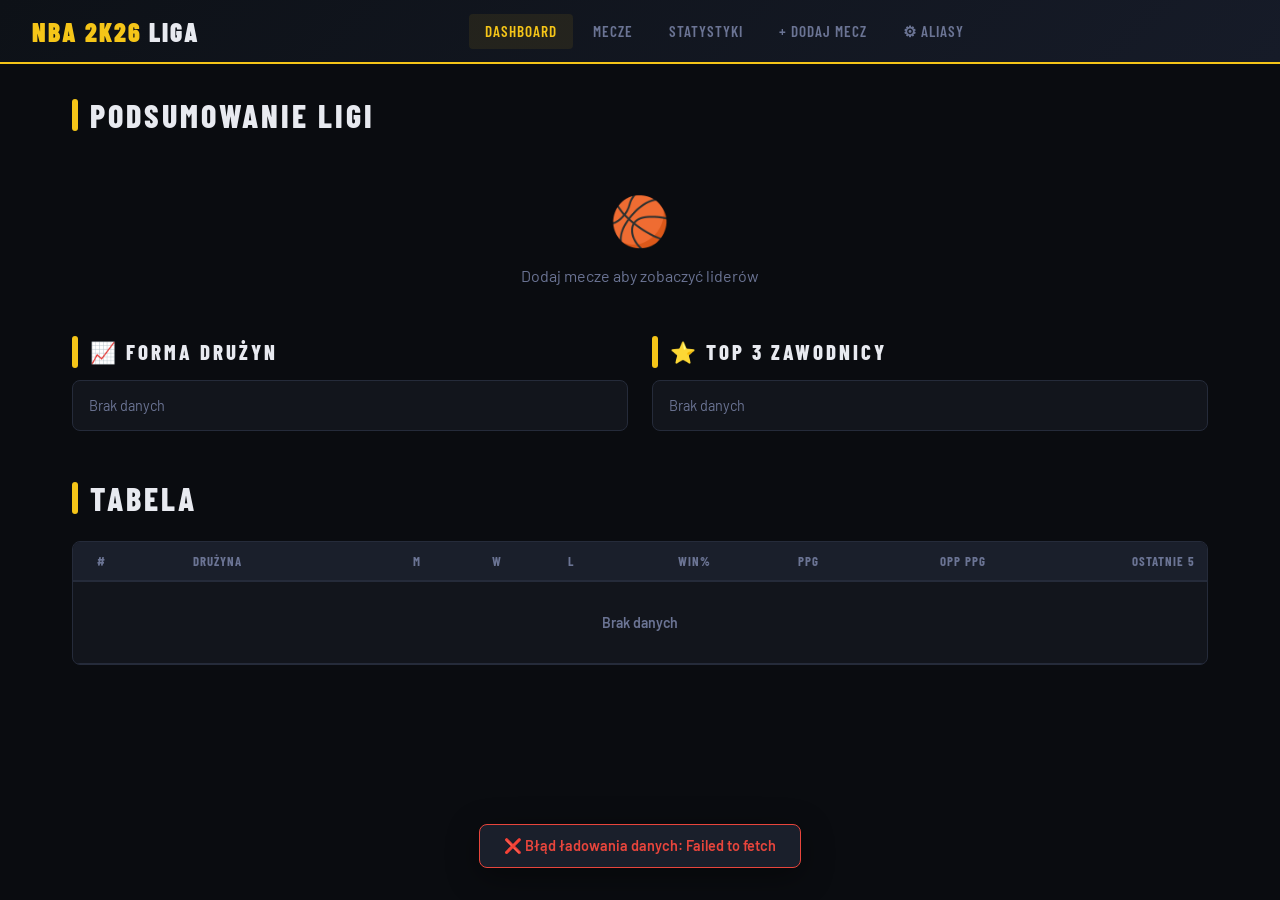
<file: insssssdex.html>
<!DOCTYPE html><!-- v1772545680 -->
<html lang="pl">
<head>
<meta charset="UTF-8">
<meta name="viewport" content="width=device-width, initial-scale=1.0">
<title>NBA 2K26 Liga</title>
<link href="https://fonts.googleapis.com/css2?family=Barlow+Condensed:wght@400;600;700;800;900&family=Barlow:wght@400;500;600&display=swap" rel="stylesheet">
<style>
  :root {
    --bg: #0a0c10;
    --surface: #12151c;
    --surface2: #1a1f2b;
    --border: #252b3a;
    --accent: #f5c518;
    --accent2: #e8453c;
    --text: #e8eaf0;
    --muted: #6b7494;
    --win: #2ecc71;
    --loss: #e8453c;
    --grade-a: #f5c518;
    --grade-b: #4fc3f7;
    --grade-c: #ff8a65;
  }
  * { box-sizing: border-box; margin: 0; padding: 0; }
  body {
    background: var(--bg);
    color: var(--text);
    font-family: 'Barlow', sans-serif;
    min-height: 100vh;
  }

  /* HEADER */
  header {
    background: linear-gradient(135deg, #0d1117 0%, #161b28 100%);
    border-bottom: 2px solid var(--accent);
    padding: 0 2rem;
    display: flex;
    align-items: center;
    justify-content: space-between;
    height: 64px;
    position: sticky;
    top: 0;
    z-index: 100;
  }
  .logo {
    font-family: 'Barlow Condensed', sans-serif;
    font-weight: 900;
    font-size: 1.6rem;
    letter-spacing: 2px;
    color: var(--accent);
    text-transform: uppercase;
  }
  .logo span { color: var(--text); }
  nav { display: flex; gap: 0.25rem; }
  nav button {
    background: none;
    border: none;
    color: var(--muted);
    font-family: 'Barlow Condensed', sans-serif;
    font-weight: 600;
    font-size: 0.95rem;
    letter-spacing: 1px;
    text-transform: uppercase;
    padding: 0.5rem 1rem;
    cursor: pointer;
    border-radius: 4px;
    transition: all 0.2s;
  }
  nav button:hover, nav button.active {
    color: var(--accent);
    background: rgba(245,197,24,0.08);
  }

  /* MAIN */
  main { max-width: 1200px; margin: 0 auto; padding: 2rem; }

  /* VIEWS */
  .view { display: none; }
  .view.active { display: block; animation: fadeIn 0.3s ease; }
  @keyframes fadeIn { from { opacity:0; transform:translateY(8px); } to { opacity:1; transform:translateY(0); } }

  /* SECTION TITLE */
  .section-title {
    font-family: 'Barlow Condensed', sans-serif;
    font-weight: 800;
    font-size: 2rem;
    letter-spacing: 3px;
    text-transform: uppercase;
    color: var(--text);
    margin-bottom: 1.5rem;
    display: flex;
    align-items: center;
    gap: 0.75rem;
  }
  .section-title::before {
    content: '';
    display: block;
    width: 6px;
    height: 2rem;
    background: var(--accent);
    border-radius: 3px;
  }

  /* CARDS */
  .card {
    background: var(--surface);
    border: 1px solid var(--border);
    border-radius: 8px;
    padding: 1.5rem;
    margin-bottom: 1.5rem;
  }

  /* UPLOAD ZONE */
  .upload-zone {
    border: 2px dashed var(--border);
    border-radius: 12px;
    padding: 3rem 2rem;
    text-align: center;
    cursor: pointer;
    transition: all 0.3s;
    background: var(--surface);
    position: relative;
  }
  .upload-zone:hover, .upload-zone.dragover {
    border-color: var(--accent);
    background: rgba(245,197,24,0.04);
  }
  .upload-zone input { position: absolute; inset: 0; opacity: 0; cursor: pointer; width: 100%; height: 100%; }
  .upload-icon { font-size: 3rem; margin-bottom: 0.75rem; }
  .upload-zone h3 {
    font-family: 'Barlow Condensed', sans-serif;
    font-size: 1.3rem;
    font-weight: 700;
    letter-spacing: 1px;
    color: var(--text);
    margin-bottom: 0.5rem;
  }
  .upload-zone p { color: var(--muted); font-size: 0.9rem; }

  /* FORM ELEMENTS */
  label { display: block; font-size: 0.8rem; font-weight: 600; letter-spacing: 1px; text-transform: uppercase; color: var(--muted); margin-bottom: 0.4rem; margin-top: 1rem; }
  input, select, textarea {
    width: 100%;
    background: var(--surface2);
    border: 1px solid var(--border);
    border-radius: 6px;
    color: var(--text);
    font-family: 'Barlow', sans-serif;
    font-size: 0.95rem;
    padding: 0.6rem 0.9rem;
    outline: none;
    transition: border-color 0.2s;
  }
  input:focus, select:focus { border-color: var(--accent); }
  select option { background: var(--surface2); }

  /* BUTTONS */
  .btn {
    font-family: 'Barlow Condensed', sans-serif;
    font-weight: 700;
    letter-spacing: 1.5px;
    text-transform: uppercase;
    font-size: 0.95rem;
    padding: 0.7rem 1.5rem;
    border: none;
    border-radius: 6px;
    cursor: pointer;
    transition: all 0.2s;
    display: inline-flex;
    align-items: center;
    gap: 0.5rem;
  }
  .btn-primary { background: var(--accent); color: #000; }
  .btn-primary:hover { background: #ffd600; transform: translateY(-1px); }
  .btn-danger { background: var(--accent2); color: #fff; }
  .btn-danger:hover { background: #ff5c54; }
  .btn-ghost { background: transparent; color: var(--muted); border: 1px solid var(--border); }
  .btn-ghost:hover { border-color: var(--accent); color: var(--accent); }
  .btn:disabled { opacity: 0.4; cursor: not-allowed; transform: none !important; }
  .btn-row { display: flex; gap: 0.75rem; margin-top: 1.25rem; flex-wrap: wrap; }

  /* SPINNER */
  @keyframes spin { to { transform: rotate(360deg); } }
  .spinner { width: 18px; height: 18px; border: 2px solid rgba(0,0,0,0.3); border-top-color: #000; border-radius: 50%; animation: spin 0.7s linear infinite; }

  /* STATUS */
  .status-box {
    border-radius: 8px;
    padding: 1rem 1.25rem;
    font-size: 0.9rem;
    margin-top: 1rem;
    display: none;
  }
  .status-box.show { display: block; }
  .status-box.info { background: rgba(79,195,247,0.1); border: 1px solid rgba(79,195,247,0.3); color: #4fc3f7; }
  .status-box.success { background: rgba(46,204,113,0.1); border: 1px solid rgba(46,204,113,0.3); color: var(--win); }
  .status-box.error { background: rgba(232,69,60,0.1); border: 1px solid rgba(232,69,60,0.3); color: var(--loss); }

  /* PREVIEW */
  #screenshot-preview { max-width: 100%; border-radius: 8px; margin-top: 1rem; display: none; border: 1px solid var(--border); }

  /* MATCH LIST */
  .matches-grid { display: flex; flex-direction: column; gap: 1rem; }
  .match-card {
    background: var(--surface);
    border: 1px solid var(--border);
    border-radius: 10px;
    padding: 1.25rem 1.5rem;
    display: grid;
    grid-template-columns: 1fr auto 1fr;
    align-items: center;
    gap: 1.5rem;
    transition: border-color 0.2s;
    cursor: pointer;
  }
  .match-card:hover { border-color: var(--accent); }
  .team-side { display: flex; flex-direction: column; gap: 0.25rem; }
  .team-side.right { text-align: right; }
  .team-name {
    font-family: 'Barlow Condensed', sans-serif;
    font-weight: 700;
    font-size: 1.15rem;
    letter-spacing: 1px;
    text-transform: uppercase;
  }
  .team-score {
    font-family: 'Barlow Condensed', sans-serif;
    font-weight: 900;
    font-size: 2.5rem;
    line-height: 1;
    color: var(--text);
  }
  .team-score.winner { color: var(--accent); }
  .match-meta { text-align: center; }
  .match-date { color: var(--muted); font-size: 0.8rem; letter-spacing: 0.5px; }
  .vs-badge {
    background: var(--surface2);
    border: 1px solid var(--border);
    border-radius: 50%;
    width: 40px; height: 40px;
    display: flex; align-items: center; justify-content: center;
    font-family: 'Barlow Condensed', sans-serif;
    font-weight: 800;
    font-size: 0.85rem;
    color: var(--muted);
    margin: 0.5rem auto;
  }

  /* STATS TABLE */
  .stats-table-wrap { overflow-x: auto; }
  table {
    width: 100%;
    border-collapse: collapse;
    font-size: 0.88rem;
  }
  thead tr {
    background: var(--surface2);
    border-bottom: 2px solid var(--border);
  }
  th {
    font-family: 'Barlow Condensed', sans-serif;
    font-weight: 700;
    font-size: 0.8rem;
    letter-spacing: 1px;
    text-transform: uppercase;
    color: var(--muted);
    padding: 0.7rem 0.75rem;
    text-align: right;
    white-space: nowrap;
  }
  th:first-child { text-align: left; }
  td {
    padding: 0.6rem 0.75rem;
    text-align: right;
    border-bottom: 1px solid var(--border);
    white-space: nowrap;
  }
  td:first-child { text-align: left; font-weight: 600; }
  tr:hover td { background: rgba(255,255,255,0.02); }
  #stats-body tr { cursor: pointer; }
  #stats-body tr:hover td { background: rgba(245,197,24,0.04); }
  .player-name { display: flex; align-items: center; gap: 0.5rem; }

  /* GRADE BADGE */
  .grade {
    font-family: 'Barlow Condensed', sans-serif;
    font-weight: 800;
    font-size: 0.95rem;
    padding: 0.15rem 0.5rem;
    border-radius: 4px;
    display: inline-block;
  }
  .grade-A, .grade-Ap { background: rgba(245,197,24,0.15); color: var(--grade-a); }
  .grade-B, .grade-Bp, .grade-Bm { background: rgba(79,195,247,0.15); color: var(--grade-b); }
  .grade-C, .grade-Cp, .grade-Cm { background: rgba(255,138,101,0.15); color: var(--grade-c); }
  .grade-Am { background: rgba(245,197,24,0.12); color: var(--grade-a); }

  /* STANDINGS */
  .standings-table td:first-child { font-weight: 700; }
  .rank-num {
    font-family: 'Barlow Condensed', sans-serif;
    font-weight: 900;
    font-size: 1.1rem;
    color: var(--muted);
    width: 2rem;
  }
  .rank-1 { color: var(--accent); }
  .rank-2 { color: #ccc; }
  .rank-3 { color: #cd7f32; }

  /* MODAL */
  .modal-overlay {
    position: fixed;
    inset: 0;
    background: rgba(0,0,0,0.85);
    z-index: 200;
    display: none;
    align-items: center;
    justify-content: center;
    padding: 1rem;
  }
  .modal-overlay.open { display: flex; }
  .modal {
    background: var(--surface);
    border: 1px solid var(--border);
    border-radius: 12px;
    max-width: 900px;
    width: 100%;
    max-height: 90vh;
    overflow-y: auto;
    padding: 2rem;
    position: relative;
  }
  .modal-close {
    position: absolute;
    top: 1rem; right: 1rem;
    background: none;
    border: none;
    color: var(--muted);
    font-size: 1.5rem;
    cursor: pointer;
    line-height: 1;
  }
  .modal-close:hover { color: var(--text); }

  /* TEAM HEADER IN MODAL */
  .modal-score-row {
    display: flex;
    align-items: center;
    justify-content: space-between;
    margin-bottom: 1.5rem;
    padding-bottom: 1.5rem;
    border-bottom: 1px solid var(--border);
  }
  .modal-team { font-family: 'Barlow Condensed', sans-serif; font-weight: 800; font-size: 1.5rem; text-transform: uppercase; letter-spacing: 2px; }
  .modal-score-big { font-family: 'Barlow Condensed', sans-serif; font-weight: 900; font-size: 3rem; color: var(--accent); }

  /* QUARTER ROW */
  .quarters { display: flex; gap: 0.5rem; margin-top: 0.25rem; }
  .q-box { background: var(--surface2); border-radius: 4px; padding: 0.2rem 0.5rem; font-size: 0.75rem; color: var(--muted); font-weight: 600; }

  /* TABS */
  .tabs { display: flex; gap: 0.25rem; margin-bottom: 1.5rem; border-bottom: 1px solid var(--border); }
  .tab-btn {
    background: none; border: none;
    font-family: 'Barlow Condensed', sans-serif;
    font-weight: 700; font-size: 0.9rem;
    letter-spacing: 1px; text-transform: uppercase;
    color: var(--muted); padding: 0.6rem 1rem;
    cursor: pointer; border-bottom: 2px solid transparent;
    margin-bottom: -1px; transition: all 0.2s;
  }
  .tab-btn:hover { color: var(--text); }
  .tab-btn.active { color: var(--accent); border-bottom-color: var(--accent); }
  .tab-content { display: none; }
  .tab-content.active { display: block; }

  /* FILTERS */
  .filters { display: flex; gap: 0.75rem; flex-wrap: wrap; margin-bottom: 1.25rem; align-items: flex-end; }
  .filters > div { flex: 1; min-width: 150px; }
  .filters label { margin-top: 0; }

  /* SORT ICONS */
  .sort-icon { font-size: 0.7rem; color: var(--accent); margin-left: 2px; }
  #stats-thead th:hover { color: var(--text) !important; background: rgba(255,255,255,0.03); }
  #stats-thead th { transition: color 0.15s, background 0.15s; }

  /* LEADER CARD */
  .leaders-grid { display: grid; grid-template-columns: repeat(auto-fill, minmax(200px, 1fr)); gap: 1rem; }
  .leader-card {
    background: var(--surface2);
    border: 1px solid var(--border);
    border-radius: 8px;
    padding: 1rem;
    text-align: center;
  }
  .leader-stat-name { font-size: 0.75rem; font-weight: 600; letter-spacing: 1px; text-transform: uppercase; color: var(--muted); margin-bottom: 0.5rem; }
  .leader-value { font-family: 'Barlow Condensed', sans-serif; font-weight: 900; font-size: 2rem; color: var(--accent); }
  .leader-player { font-weight: 600; font-size: 0.9rem; margin-top: 0.25rem; }
  .leader-team { font-size: 0.75rem; color: var(--muted); }

  /* EMPTY STATE */
  .empty {
    text-align: center;
    padding: 4rem 2rem;
    color: var(--muted);
  }
  .empty .icon { font-size: 3rem; margin-bottom: 1rem; }
  .empty h3 { font-family: 'Barlow Condensed', sans-serif; font-size: 1.4rem; font-weight: 700; letter-spacing: 1px; color: var(--text); margin-bottom: 0.5rem; }

  /* SCROLLBAR */
  ::-webkit-scrollbar { width: 6px; height: 6px; }
  ::-webkit-scrollbar-track { background: var(--bg); }
  ::-webkit-scrollbar-thumb { background: var(--border); border-radius: 3px; }

  /* ── TABLET ── */
  @media (max-width: 900px) {
    .leaders-grid { grid-template-columns: repeat(3, 1fr); }
    .filters { flex-direction: column; }
  }

  /* ── MOBILE ── */
  @media (max-width: 640px) {
    /* Header */
    header {
      height: auto;
      padding: 0.6rem 1rem;
      flex-wrap: wrap;
      gap: 0.5rem;
    }
    .logo { font-size: 1.2rem; }
    nav {
      width: 100%;
      overflow-x: auto;
      -webkit-overflow-scrolling: touch;
      scrollbar-width: none;
      gap: 0;
      padding-bottom: 2px;
    }
    nav::-webkit-scrollbar { display: none; }
    nav button {
      font-size: 0.75rem;
      padding: 0.4rem 0.65rem;
      white-space: nowrap;
    }
    #logout-btn, #baza-btn { font-size: 0.7rem; padding: 0.3rem 0.6rem; }

    /* Main */
    main { padding: 0.75rem; }
    .section-title { font-size: 1.4rem; }
    .card { padding: 1rem; }

    /* Match cards */
    .match-card {
      grid-template-columns: 1fr auto 1fr;
      gap: 0.5rem;
      padding: 0.85rem 0.75rem;
    }
    .team-name { font-size: 0.85rem; }
    .team-score { font-size: 1.8rem; }
    .q-box { font-size: 0.65rem; padding: 0.15rem 0.35rem; }
    .vs-badge { width: 32px; height: 32px; font-size: 0.75rem; }
    .match-date { font-size: 0.7rem; }

    /* Modal */
    .modal { padding: 1.25rem; }
    .modal-score-row {
      flex-direction: column;
      gap: 0.75rem;
      align-items: flex-start;
    }
    .modal-score-row > div:last-child { text-align: left !important; }
    .modal-team { font-size: 1.1rem; }
    .modal-score-big { font-size: 2rem; }

    /* Stats table - make scrollable */
    .stats-table-wrap { overflow-x: auto; -webkit-overflow-scrolling: touch; }
    table { min-width: 600px; }
    th, td { padding: 0.5rem 0.5rem; font-size: 0.78rem; }

    /* Leaders grid */
    .leaders-grid { grid-template-columns: repeat(2, 1fr); gap: 0.75rem; }
    .leader-value { font-size: 1.6rem; }
    .leader-card { padding: 0.75rem; }

    /* Standings table */
    #standings-body td, #standings-body th { white-space: nowrap; }

    /* Filters */
    .filters { flex-direction: column; gap: 0.5rem; }
    .filters > div { min-width: unset; }

    /* Upload zone */
    .upload-zone { padding: 2rem 1rem; }
    .upload-icon { font-size: 2rem; }
    .upload-zone h3 { font-size: 1rem; }

    /* Buttons */
    .btn { font-size: 0.85rem; padding: 0.6rem 1rem; }
    .btn-row { flex-direction: column; }
    .btn-row .btn { width: 100%; justify-content: center; }

    /* Setup box */
    .setup-box { padding: 1.5rem 1.25rem; }
    .setup-title { font-size: 1.3rem; }

    /* Parsed preview - stack teams vertically */
    #parsed-match-preview > div { grid-template-columns: 1fr !important; }

    /* Tabs */
    .tabs { overflow-x: auto; }
    .tab-btn { font-size: 0.8rem; padding: 0.5rem 0.75rem; white-space: nowrap; }

    /* Quarter boxes in modal */
    .quarters { flex-wrap: wrap; gap: 0.25rem; }
  }

  @media (max-width: 380px) {
    .match-card { grid-template-columns: 1fr; text-align: center; }
    .team-side.right { text-align: center; }
    .team-side.right .quarters { justify-content: center; }
    .leaders-grid { grid-template-columns: 1fr 1fr; }
  }

  /* LOGIN MODAL */
  .login-box {
    background: var(--surface);
    border: 1px solid var(--border);
    border-radius: 16px;
    padding: 2.5rem 2rem;
    width: 100%; max-width: 380px;
    text-align: center;
  }
  .login-logo {
    font-family: 'Barlow Condensed', sans-serif;
    font-weight: 900; font-size: 2rem;
    letter-spacing: 3px; color: var(--accent);
    text-transform: uppercase; margin-bottom: 0.25rem;
  }
  .login-sub { color: var(--muted); font-size: 0.9rem; margin-bottom: 2rem; }
  .login-box input {
    text-align: center; font-size: 1.1rem;
    letter-spacing: 4px; margin-bottom: 1rem;
  }
  .login-error { color: var(--loss); font-size: 0.85rem; margin-top: 0.5rem; min-height: 1.2rem; }
  @keyframes shake {
    0%,100%{transform:translateX(0)} 20%,60%{transform:translateX(-8px)} 40%,80%{transform:translateX(8px)}
  }
  .shake { animation: shake 0.4s ease; }

  /* TOAST */
  .toast {
    position: fixed; bottom: 2rem; left: 50%; transform: translateX(-50%) translateY(100px);
    background: var(--surface2); border: 1px solid var(--border);
    color: var(--text); padding: 0.75rem 1.5rem; border-radius: 8px;
    font-weight: 600; font-size: 0.9rem; z-index: 9999;
    transition: transform 0.3s ease; white-space: nowrap;
    box-shadow: 0 8px 32px rgba(0,0,0,0.4);
  }
  .toast.show { transform: translateX(-50%) translateY(0); }
  .toast-success { border-color: var(--win); color: var(--win); }
  .toast-error { border-color: var(--loss); color: var(--loss); }

  /* GLOBAL LOADER */
  #global-loader {
    position: fixed; inset: 0; z-index: 8000;
    background: rgba(10,12,16,0.85);
    display: none; align-items: center; justify-content: center;
    flex-direction: column; gap: 1rem;
  }
  .loader-spinner { width: 48px; height: 48px; border: 3px solid var(--border); border-top-color: var(--accent); border-radius: 50%; animation: spin 0.8s linear infinite; }
  .loader-text { font-family: 'Barlow Condensed', sans-serif; font-weight: 700; letter-spacing: 2px; color: var(--muted); font-size: 0.9rem; text-transform: uppercase; }

  /* SETUP MODAL */
  .setup-box {
    background: var(--surface);
    border: 1px solid var(--accent);
    border-radius: 16px;
    padding: 2.5rem 2rem;
    width: 100%; max-width: 480px;
  }
  .setup-title { font-family: 'Barlow Condensed', sans-serif; font-weight: 900; font-size: 1.6rem; letter-spacing: 2px; text-transform: uppercase; margin-bottom: 0.25rem; }
  .setup-sub { color: var(--muted); font-size: 0.88rem; margin-bottom: 1.5rem; line-height: 1.5; }
  .step-badge { display: inline-block; background: var(--accent); color: #000; font-family: 'Barlow Condensed', sans-serif; font-weight: 800; font-size: 0.75rem; padding: 0.1rem 0.5rem; border-radius: 3px; margin-right: 0.4rem; letter-spacing: 1px; }


  .hot{display:inline-block;font-size:.65rem;background:#ff6b35;color:#fff;border-radius:4px;padding:1px 5px;margin-left:5px;font-weight:700;vertical-align:middle;animation:hpulse 1.5s infinite}
  @keyframes hpulse{0%,100%{opacity:1}50%{opacity:.65}}
  .l5{display:flex;gap:3px;justify-content:center}
  .l5w,.l5l,.l5e{width:14px;height:14px;border-radius:3px;display:inline-block}
  .l5w{background:var(--win)} .l5l{background:var(--loss)} .l5e{background:var(--border)}
  .ppgrow{display:flex;align-items:center;gap:.75rem;margin-bottom:.55rem}
  .ppglbl{width:155px;font-weight:600;font-size:.88rem;text-align:right;white-space:nowrap;overflow:hidden;text-overflow:ellipsis}
  .ppgtrack{flex:1;background:var(--surface2);border-radius:4px;height:24px;overflow:hidden}
  .ppgfill{height:100%;background:linear-gradient(90deg,var(--accent),#d4a800);border-radius:4px;display:flex;align-items:center;padding-left:8px}
  .ppgval{font-family:'Barlow Condensed',sans-serif;font-weight:700;font-size:.9rem;color:#000}
  .cbrow{display:flex;gap:1.5rem;flex-wrap:wrap;padding:.75rem 1rem;background:var(--surface2);border:1px solid var(--border);border-radius:8px;margin-bottom:1.25rem}
  .cbi{text-align:center} .cbil{font-size:.7rem;color:var(--muted);text-transform:uppercase;letter-spacing:1px}
  .cbiv{font-family:'Barlow Condensed',sans-serif;font-weight:900;font-size:1.3rem;color:var(--text)}
  .h2hbar{height:8px;border-radius:4px;overflow:hidden;margin:.4rem 0;display:flex}
  .h2hl{background:var(--accent)} .h2hr{background:var(--accent2)}
  .cmprow{display:flex;align-items:center;border-bottom:1px solid var(--border);padding:.45rem 0}
  .cmplbl{width:55px;font-size:.72rem;color:var(--muted);text-transform:uppercase;letter-spacing:1px;text-align:center}
  .cmpval{flex:1;text-align:center;font-family:'Barlow Condensed',sans-serif;font-weight:700;font-size:1.35rem}
  .cmpbetter{color:var(--accent)} .cmpworse{color:var(--muted)}

  .season-badge{display:inline-block;font-size:.7rem;background:var(--accent);color:#000;border-radius:4px;padding:1px 7px;font-weight:700;letter-spacing:1px;text-transform:uppercase;vertical-align:middle;margin-left:6px}
  .season-item{display:flex;align-items:center;justify-content:space-between;padding:.75rem 1rem;background:var(--surface2);border:1px solid var(--border);border-radius:8px;margin-bottom:.5rem}
  .season-item.active-season{border-color:var(--accent)}
  .season-modal-btn{background:none;border:1px solid var(--border);color:var(--muted);border-radius:6px;padding:.3rem .7rem;cursor:pointer;font-size:.8rem;font-family:inherit}
  .season-modal-btn:hover{border-color:var(--accent);color:var(--accent)}
  .season-modal-btn.danger:hover{border-color:var(--loss);color:var(--loss)}

  .form-row{display:flex;align-items:center;justify-content:space-between;padding:.5rem 0;border-bottom:1px solid var(--border)}
  .form-row:last-child{border-bottom:none}
  .form-name{font-weight:600;font-size:.9rem;min-width:130px}
  .form-dots{display:flex;gap:4px}
  .fd-w{width:18px;height:18px;border-radius:4px;background:var(--win);display:inline-block;flex-shrink:0}
  .fd-l{width:18px;height:18px;border-radius:4px;background:var(--loss);display:inline-block;flex-shrink:0}
  .fd-e{width:18px;height:18px;border-radius:4px;background:var(--border);display:inline-block;flex-shrink:0}
  .top3-row{display:flex;align-items:center;gap:.75rem;padding:.6rem 0;border-bottom:1px solid var(--border)}
  .top3-row:last-child{border-bottom:none}
  .top3-rank{font-family:'Barlow Condensed',sans-serif;font-weight:900;font-size:1.4rem;width:28px;text-align:center}
  .top3-rank-1{color:var(--accent)}
  .top3-rank-2{color:#ccc}
  .top3-rank-3{color:#cd7f32}
  .top3-info{flex:1}
  .top3-name{font-weight:700;font-size:.95rem}
  .top3-team{font-size:.75rem;color:var(--muted)}
  .top3-grade{font-family:'Barlow Condensed',sans-serif;font-weight:900;font-size:1.4rem}
  @media(max-width:640px){#dashboard-extras{grid-template-columns:1fr}}
</style>
</head>
<body>

<!-- GLOBAL LOADER -->
<div id="global-loader" style="display:none">
  <div class="loader-spinner"></div>
  <div class="loader-text">Ładowanie danych...</div>
</div>

<!-- TOAST -->
<div class="toast" id="toast"></div>

<!-- SETUP MODAL (first run) -->
<div class="modal-overlay" id="setup-modal" style="display:none">
  <div class="setup-box">
    <div class="setup-title">🏀 Konfiguracja</div>
    <div class="setup-sub">Aby dane meczów były dostępne dla wszystkich, podłącz bazę danych JSONBin.io.<br>Dane zostaną zapisane tylko w Twojej przeglądarce.</div>

    <div style="background:var(--surface2);border-radius:8px;padding:1rem;margin-bottom:1.25rem;font-size:0.85rem;line-height:1.7;color:var(--muted)">
      <div><span class="step-badge">1</span> Wejdź na <strong style="color:var(--text)">jsonbin.io</strong> i załóż darmowe konto</div>
      <div><span class="step-badge">2</span> Kliknij <strong style="color:var(--text)">API Keys</strong> → skopiuj <strong style="color:var(--text)">Master Key</strong></div>
      <div><span class="step-badge">3</span> Kliknij <strong style="color:var(--text)">Bins → New Bin</strong>, wklej <code style="color:var(--accent)">{"matches":[],"aliases":{}}</code> i zapisz</div>
      <div><span class="step-badge">4</span> Skopiuj <strong style="color:var(--text)">Bin ID</strong> z URL</div>
    </div>

    <label>Master Key <span style="color:var(--muted);font-weight:400">(tylko w Twojej przeglądarce)</span></label>
    <input type="password" id="setup-key" placeholder="$2b$10$...">

    <label style="margin-top:0.75rem">Bin ID</label>
    <input type="text" id="setup-bin" placeholder="np. 64f3a1b2c3d4e5f6a7b8c9d0">

    <div style="border-top:1px solid var(--border);margin:1.25rem 0"></div>
    <div style="background:var(--surface2);border-radius:8px;padding:0.75rem 1rem;margin-bottom:1rem;font-size:0.85rem;color:var(--muted);line-height:1.6">
      <span class="step-badge">5</span> Wejdź na <strong style="color:var(--text)">console.anthropic.com</strong> → <strong style="color:var(--text)">API Keys</strong> → utwórz nowy klucz
    </div>
    <label>Anthropic API Key <span style="color:var(--muted);font-weight:400">(tylko w Twojej przeglądarce)</span></label>
    <input type="password" id="setup-anthropic" placeholder="sk-ant-...">

    <div id="setup-error" style="color:var(--loss);font-size:0.85rem;margin-top:0.75rem;min-height:1.2rem"></div>

    <button class="btn btn-primary" style="width:100%;justify-content:center;margin-top:1rem" onclick="saveSetup()">
      <span id="setup-btn-text">✅ Zapisz i połącz</span>
    </button>
  </div>
</div>



<header>
  <div class="logo">NBA 2K26 <span>Liga</span></div>
  <nav>
    <button class="active" onclick="showView('dashboard')">Dashboard</button>
    <button onclick="showView('matches')">Mecze</button>
    <button onclick="showView('stats')">Statystyki</button>
    <button onclick="showView('add-match')">+ Dodaj Mecz</button>
    <button onclick="showView('aliases')">⚙ Aliasy</button>
  </nav>
  <div style="display:flex;gap:0.5rem;align-items:center">
    <button id="logout-btn" class="btn btn-ghost" onclick="logout()" style="display:none;font-size:0.8rem;padding:0.35rem 0.8rem">🔓 Wyloguj</button>
    <button id="baza-btn" class="btn btn-ghost" onclick="openSetupModal()" style="display:none;font-size:0.8rem;padding:0.35rem 0.8rem" title="Zmień konfigurację bazy danych">⚙ Baza</button>
    <button id="season-btn" class="btn btn-ghost" onclick="openSeasonModal()" style="display:none;font-size:0.8rem;padding:0.35rem 0.8rem">🏆 Sezony</button>
  </div>
</header>

<main>

  <!-- DASHBOARD -->
  <div id="view-dashboard" class="view active">
    <div class="section-title">Podsumowanie Ligi</div>
    <div class="leaders-grid" id="leaders-grid">
      <div class="empty" style="grid-column:1/-1;padding:2rem"><div class="icon">🏀</div><p>Dodaj mecze aby zobaczyć liderów</p></div>
    </div>
    <br>
    <div style="display:grid;grid-template-columns:1fr 1fr;gap:1.5rem;margin-bottom:1.5rem" id="dashboard-extras">
      <div>
        <div class="section-title" style="font-size:1.3rem;margin-bottom:.75rem">📈 Forma Drużyn</div>
        <div class="card" style="padding:1rem" id="team-form-wrap"><div style="color:var(--muted);font-size:.9rem">Brak danych</div></div>
      </div>
      <div>
        <div class="section-title" style="font-size:1.3rem;margin-bottom:.75rem">⭐ Top 3 Zawodnicy</div>
        <div class="card" style="padding:1rem" id="top3-wrap"><div style="color:var(--muted);font-size:.9rem">Brak danych</div></div>
      </div>
    </div>
    <div class="section-title">Tabela</div>
    <div class="card" style="padding:0;overflow:hidden">
      <div class="stats-table-wrap">
        <table style="min-width:500px">
          <thead><tr>
            <th style="text-align:left; padding-left:1.5rem">#</th>
            <th style="text-align:left">Drużyna</th>
            <th>M</th><th>W</th><th>L</th><th>WIN%</th><th>PPG</th><th>OPP PPG</th><th>Ostatnie 5</th>
          </tr></thead>
          <tbody id="standings-body">
            <tr><td colspan="9" style="text-align:center;padding:2rem;color:var(--muted)">Brak danych</td></tr>
          </tbody>
        </table>
      </div>
    </div>
  </div>

  <!-- MATCHES -->
  <div id="view-matches" class="view">
    <div style="display:flex;align-items:center;justify-content:space-between;flex-wrap:wrap;gap:1rem;margin-bottom:1rem"><div class="section-title" style="margin-bottom:0">Wyniki Meczów</div><div style="display:flex;gap:.75rem;flex-wrap:wrap"><select id="mfs" onchange="renderMatches()" style="background:var(--surface2);border:1px solid var(--border);color:var(--text);padding:.4rem .75rem;border-radius:6px;font-family:inherit;font-size:.85rem"><option value="">Wszystkie sezony</option></select>
        <select id="mft" onchange="renderMatches()" style="background:var(--surface2);border:1px solid var(--border);color:var(--text);padding:.4rem .75rem;border-radius:6px;font-family:inherit;font-size:.85rem"><option value="">Wszystkie druzyny</option></select><select id="mfp" onchange="renderMatches()" style="background:var(--surface2);border:1px solid var(--border);color:var(--text);padding:.4rem .75rem;border-radius:6px;font-family:inherit;font-size:.85rem"><option value="">Wszyscy zawodnicy</option></select></div></div>
    <div class="matches-grid" id="matches-list">
      <div class="empty"><div class="icon">📋</div><h3>Brak meczów</h3><p>Dodaj pierwszy mecz klikając "+ Dodaj Mecz"</p></div>
    </div>
  </div>

  <!-- STATS -->
  <div id="view-stats" class="view">
    <div style="display:flex;align-items:center;justify-content:space-between;flex-wrap:wrap;gap:1rem;margin-bottom:1.5rem"><div class="section-title" style="margin-bottom:0">Statystyki Zawodników</div><button onclick="openComparatorModal()" style="background:var(--surface2);border:1px solid var(--border);color:var(--muted);padding:.5rem 1rem;border-radius:6px;font-size:.85rem;cursor:pointer;font-family:inherit">&#x26A1; Porównaj</button></div>
    <div class="filters">
      <div><label>Sezon</label><select id="filter-season-stats" onchange="renderStats()"><option value="">Wszystkie sezony</option></select></div>
      <div><label>Drużyna</label><select id="filter-team" onchange="renderStats()"><option value="">Wszystkie</option></select></div>
    </div>
    <div class="card" style="padding:0">
      <div class="stats-table-wrap">
        <table>
          <thead><tr id="stats-thead">
            <th style="text-align:left; padding-left:1rem; cursor:pointer; user-select:none" onclick="sortByCol('name')"><span>Zawodnik</span><span id="sort-icon-name" class="sort-icon"></span></th>
            <th style="text-align:left; cursor:pointer; user-select:none" onclick="sortByCol('team')"><span>Drużyna</span><span id="sort-icon-team" class="sort-icon"></span></th>
            <th style="cursor:pointer;user-select:none" onclick="sortByCol('gp')">GP<span id="sort-icon-gp" class="sort-icon"></span></th>
            <th style="cursor:pointer;user-select:none" onclick="sortByCol('avggrade')">GRD<span id="sort-icon-avggrade" class="sort-icon"></span></th>
            <th style="cursor:pointer;user-select:none" onclick="sortByCol('pts')">PTS<span id="sort-icon-pts" class="sort-icon"></span></th>
            <th style="cursor:pointer;user-select:none" onclick="sortByCol('reb')">REB<span id="sort-icon-reb" class="sort-icon"></span></th>
            <th style="cursor:pointer;user-select:none" onclick="sortByCol('ast')">AST<span id="sort-icon-ast" class="sort-icon"></span></th>
            <th style="cursor:pointer;user-select:none" onclick="sortByCol('stl')">STL<span id="sort-icon-stl" class="sort-icon"></span></th>
            <th style="cursor:pointer;user-select:none" onclick="sortByCol('blk')">BLK<span id="sort-icon-blk" class="sort-icon"></span></th>
            <th style="cursor:pointer;user-select:none" onclick="sortByCol('to')">TO<span id="sort-icon-to" class="sort-icon"></span></th>
            <th style="cursor:pointer;user-select:none" onclick="sortByCol('fgpct')">FG%<span id="sort-icon-fgpct" class="sort-icon"></span></th>
            <th style="cursor:pointer;user-select:none" onclick="sortByCol('tppct')">3P%<span id="sort-icon-tppct" class="sort-icon"></span></th>
            <th style="cursor:pointer;user-select:none" onclick="sortByCol('ftpct')">FT%<span id="sort-icon-ftpct" class="sort-icon"></span></th>
          </tr></thead>
          <tbody id="stats-body">
            <tr><td colspan="12" style="text-align:center;padding:2rem;color:var(--muted)">Brak danych</td></tr>
          </tbody>
        </table>
      </div>
    </div>
  </div>

  <!-- ADD MATCH -->
  <div id="view-add-match" class="view">
    <div class="section-title">Dodaj Mecz</div>
    <div class="card">
      <p style="color:var(--muted);margin-bottom:1.5rem;font-size:0.95rem">Wgraj screenshot z ekranu Game Stats — AI automatycznie odczyta wszystkie statystyki.</p>

      <div class="upload-zone" id="upload-zone">
        <input type="file" accept="image/*" id="screenshot-input" onchange="handleFileSelect(this)">
        <div class="upload-icon">📸</div>
        <h3>Wgraj Screenshot z Meczu</h3>
        <p>Kliknij lub przeciągnij plik · PNG, JPG, WebP</p>
      </div>

      <img id="screenshot-preview" alt="Podgląd screenshota">

      <div style="display:grid;grid-template-columns:1fr 1fr;gap:1rem;margin-top:1.25rem">
        <div>
          <label>Data Meczu</label>
          <input type="date" id="match-date" value="">
        </div>
        <div>
          <label>Opcjonalna notatka</label>
          <input type="text" id="match-note" placeholder="np. Faza grupowa, runda 1...">
        </div>
      </div>

      <div class="btn-row">
        <button class="btn btn-primary" id="parse-btn" onclick="parseScreenshot()" disabled>
          <span id="parse-btn-text">🤖 Analizuj Screenshot</span>
        </button>
        <button class="btn btn-ghost" onclick="clearForm()">Wyczyść</button>
      </div>

      <div class="status-box" id="status-box"></div>
    </div>

    <!-- PARSED RESULT EDITOR -->
    <div id="parsed-result" style="display:none">
      <div class="section-title" style="margin-top:2rem">Sprawdź i Zapisz</div>
      <div class="card">
        <p style="color:var(--muted);font-size:0.9rem;margin-bottom:1.25rem">AI odczytał poniższe dane. Sprawdź, popraw jeśli trzeba, a następnie zapisz mecz.</p>
        <div id="parsed-match-preview"></div>
        <div class="btn-row">
          <button class="btn btn-primary" onclick="saveMatch()">✅ Zapisz Mecz</button>
          <button class="btn btn-ghost" onclick="document.getElementById('parsed-result').style.display='none'">Anuluj</button>
        </div>
      </div>
    </div>
  </div>


  <!-- ALIASES VIEW -->
  <div id="view-aliases" class="view">
    <div class="section-title">Korekty Nazw Zawodników</div>
    <div class="card">
      <p style="color:var(--muted);font-size:0.9rem;margin-bottom:1.5rem">Jeśli AI błędnie rozpoznaje nazwę zawodnika, dodaj tu korektę. Przy każdej nowej analizie screenshota błędna nazwa zostanie automatycznie zastąpiona poprawną.</p>
      <div style="display:grid;grid-template-columns:1fr 1fr auto;gap:0.75rem;align-items:end;margin-bottom:1rem">
        <div>
          <label>Błędna nazwa (jak AI rozpoznaje)</label>
          <input type="text" id="alias-wrong" placeholder="np. JoseiMatzura">
        </div>
        <div>
          <label>Poprawna nazwa</label>
          <input type="text" id="alias-correct" placeholder="np. JosefMatzura">
        </div>
        <button class="btn btn-primary" onclick="addAlias()">Dodaj</button>
      </div>
      <div id="aliases-list"></div>
      <div style="margin-top:1.5rem;padding-top:1.5rem;border-top:1px solid var(--border)">
        <div style="font-family:'Barlow Condensed',sans-serif;font-weight:700;font-size:1rem;letter-spacing:1px;margin-bottom:0.5rem">Zastosuj do zapisanych meczów</div>
        <p style="color:var(--muted);font-size:0.85rem;margin-bottom:0.75rem">Kliknij aby poprawić nazwy we wszystkich już zapisanych meczach według powyższych korekt.</p>
        <button class="btn btn-primary" onclick="applyAliasesToAllMatches()">🔧 Popraw wszystkie mecze</button>
        <span id="fix-result" style="margin-left:1rem;font-size:0.85rem;color:var(--win)"></span>
      </div>
    </div>
  </div>

</main>

<!-- MATCH DETAIL MODAL -->
<div class="modal-overlay" id="match-modal" onclick="if(event.target===this)closeModal()">
  <div class="modal">
    <button class="modal-close" onclick="closeModal()">✕</button>
    <div id="modal-content"></div>
  </div>
</div>

<script>
// ═══════════════════════════════════════════════════════════════
// DATA STORE
// ═══════════════════════════════════════════════════════════════
let matches = [];
let aliases = JSON.parse(localStorage.getItem('nba2k_aliases') || '{}'); // { "wrong": "correct" }
let seasons = [];
let currentSeasonId = null;
// Public read credentials (embedded for all visitors)
const PUBLIC_JB_KEY = '$2a$10$4PQ8y05G/YxgLAIC2nzIluA1wSN0X9pFkyieeRJHLX3Rjsg6t4YeS';
const PUBLIC_JB_BIN = '69a6c311ae596e708f5abaf8';

let jbKey = localStorage.getItem('nba2k_jb_key') || PUBLIC_JB_KEY;
let jbBin = localStorage.getItem('nba2k_jb_bin') || PUBLIC_JB_BIN;
let anthropicKey = localStorage.getItem('nba2k_anthropic_key') || '';
let pendingMatch = null;
let screenshotBase64 = null;
let screenshotMimeType = 'image/jpeg';

function addAlias() {
  const wrong = document.getElementById('alias-wrong').value.trim();
  const correct = document.getElementById('alias-correct').value.trim();
  if(!wrong || !correct) return;
  aliases[wrong] = correct;
  saveAliases();
  document.getElementById('alias-wrong').value = '';
  document.getElementById('alias-correct').value = '';
  renderAliases();
}

function removeAlias(wrong) {
  delete aliases[wrong];
  saveAliases();
  renderAliases();
}

function applyAliasesToAllMatches() {
  const changed = fixAllMatchesWithAliases();
  const el = document.getElementById('fix-result');
  if(changed > 0) {
    el.textContent = '✅ Poprawiono ' + changed + ' nazw!';
    renderStats();
  } else {
    el.textContent = 'Brak zmian do wprowadzenia.';
  }
  setTimeout(() => { if(el) el.textContent = ''; }, 3000);
}

function renderAliases() {
  const container = document.getElementById('aliases-list');
  if(!container) return;
  const entries = Object.entries(aliases);
  if(!entries.length) {
    container.innerHTML = '<p style="color:var(--muted);font-size:0.9rem;padding:1rem 0">Brak zdefiniowanych korekt.</p>';
    return;
  }
  container.innerHTML = `<table style="width:100%;border-collapse:collapse">
    <thead><tr>
      <th style="text-align:left;padding:0.6rem 0.75rem;font-size:0.75rem;letter-spacing:1px;color:var(--muted);text-transform:uppercase;border-bottom:1px solid var(--border)">Błędna nazwa</th>
      <th style="text-align:left;padding:0.6rem 0.75rem;font-size:0.75rem;letter-spacing:1px;color:var(--muted);text-transform:uppercase;border-bottom:1px solid var(--border)">Poprawna nazwa</th>
      <th style="border-bottom:1px solid var(--border)"></th>
    </tr></thead>
    <tbody>${entries.map(([w,c]) => `
      <tr>
        <td style="padding:0.6rem 0.75rem;border-bottom:1px solid var(--border);color:var(--loss)">${w}</td>
        <td style="padding:0.6rem 0.75rem;border-bottom:1px solid var(--border);color:var(--win);font-weight:600">${c}</td>
        <td style="padding:0.6rem 0.75rem;border-bottom:1px solid var(--border);text-align:right">
          <button onclick="removeAlias('${w}')" style="background:none;border:1px solid var(--border);color:var(--muted);border-radius:4px;padding:0.2rem 0.5rem;cursor:pointer;font-size:0.8rem" onmouseover="this.style.borderColor='var(--loss)';this.style.color='var(--loss)'" onmouseout="this.style.borderColor='var(--border)';this.style.color='var(--muted)'">✕ Usuń</button>
        </td>
      </tr>`).join('')}
    </tbody>
  </table>`;
}

async function saveData() {
  if(!jbKey || !jbBin) return;
  try {
    await fetch(`https://api.jsonbin.io/v3/b/${jbBin}`, {
      method: 'PUT',
      headers: { 'Content-Type': 'application/json', 'X-Master-Key': jbKey },
      body: JSON.stringify({ matches, aliases, seasons, currentSeasonId })
    });
  } catch(e) { console.error('Save error:', e); }
}

async function loadData() {
  if(!jbBin) return; // jbKey not required for public read
  try {
    showGlobalLoader(true);
    const headers = { 'Content-Type': 'application/json' };
    if(jbKey) headers['X-Master-Key'] = jbKey;
    const res = await fetch(`https://api.jsonbin.io/v3/b/${jbBin}/latest`, { headers });
    if(!res.ok) throw new Error('HTTP ' + res.status);
    const data = await res.json();
    matches = data.record?.matches || [];
    aliases = data.record?.aliases || {};
    seasons = data.record?.seasons || [];
    currentSeasonId = data.record?.currentSeasonId || null;
    localStorage.setItem('nba2k_aliases', JSON.stringify(aliases));
    renderDashboard();
    updateAuthUI();
    // Set default season filter in stats to current season
    setTimeout(()=>{
      const ss=document.getElementById('filter-season-stats');
      if(ss && currentSeasonId) { ss.value=currentSeasonId; }
    },100);
  } catch(e) {
    console.error('Load error:', e);
    showToast('❌ Błąd ładowania danych: ' + e.message, 'error');
  } finally {
    showGlobalLoader(false);
  }
}

function showGlobalLoader(show) {
  let el = document.getElementById('global-loader');
  if(el) el.style.display = show ? 'flex' : 'none';
}

function showToast(msg, type='info') {
  let toast = document.getElementById('toast');
  if(!toast) return;
  toast.textContent = msg;
  toast.className = 'toast toast-' + type + ' show';
  setTimeout(() => toast.classList.remove('show'), 3500);
}

// Fix all player names in all saved matches using current aliases
function fixAllMatchesWithAliases() {
  let changed = 0;
  matches = matches.map(m => {
    [m.team1, m.team2].forEach(team => {
      if(team.players) team.players = team.players.map(p => {
        const fixed = applyAlias(p.name);
        if(fixed !== p.name) { changed++; p.name = fixed; }
        return p;
      });
    });
    return m;
  });
  if(changed > 0) {
    saveData();
    console.log('Fixed', changed, 'player names');
  }
  return changed;
}

function saveAliases() {
  localStorage.setItem('nba2k_aliases', JSON.stringify(aliases));
  saveData();
}

// Apply aliases to a name
function applyAlias(name) {
  const key = name.trim().toLowerCase();
  for(const [wrong, correct] of Object.entries(aliases)) {
    if(wrong.toLowerCase() === key) return correct;
  }
  return name;
}

// Apply aliases to all players in a match
function applyAliasesToMatch(match) {
  if(match.team1?.players) match.team1.players = match.team1.players.map(p => ({...p, name: applyAlias(p.name)}));
  if(match.team2?.players) match.team2.players = match.team2.players.map(p => ({...p, name: applyAlias(p.name)}));
  return match;
}

// ═══════════════════════════════════════════════════════════════
// NAVIGATION
// ═══════════════════════════════════════════════════════════════
function showView(id) {
  if(PROTECTED_VIEWS.includes(id)) {
    isLoggedIn().then(logged => {
      if(!logged) {
        pendingAuthView = id;
        document.getElementById('login-input').value = '';
        document.getElementById('login-error').textContent = '';
        document.getElementById('auth-modal').classList.add('open');
        setTimeout(() => document.getElementById('login-input').focus(), 100);
      } else {
        _doShowView(id);
      }
    });
    return;
  }
  _doShowView(id);
}

function _doShowView(id) {
  document.querySelectorAll('.view').forEach(v => v.classList.remove('active'));
  document.getElementById('view-' + id).classList.add('active');
  document.querySelectorAll('nav button').forEach((b,i) => {
    const ids = ['dashboard','matches','stats','add-match','aliases'];
    b.classList.toggle('active', ids[i] === id);
  });
  if(id==='dashboard') renderDashboard();
  if(id==='matches') renderMatches();
  if(id==='stats') { renderStats(); populateTeamFilter(); }
  if(id==='aliases') renderAliases();
  updateAuthUI();
}

// ═══════════════════════════════════════════════════════════════
// FILE HANDLING
// ═══════════════════════════════════════════════════════════════
function handleFileSelect(input) {
  const file = input.files[0];
  if(!file) return;
  const reader = new FileReader();
  reader.onload = e => {
    const dataUrl = e.target.result;
    screenshotBase64 = dataUrl.split(',')[1];
    // Auto-detect media type from data URL
    const mimeMatch = dataUrl.match(/data:([^;]+);/);
    screenshotMimeType = mimeMatch ? mimeMatch[1] : 'image/jpeg';
    console.log('Detected mime type:', screenshotMimeType);
    const preview = document.getElementById('screenshot-preview');
    preview.src = e.target.result;
    preview.style.display = 'block';
    document.getElementById('parse-btn').disabled = false;
    setStatus('info', '✓ Plik wgrany — kliknij "Analizuj Screenshot" aby odczytać statystyki.');
  };
  reader.readAsDataURL(file);
}

// Drag and drop
const uploadZone = document.getElementById('upload-zone');
uploadZone.addEventListener('dragover', e => { e.preventDefault(); uploadZone.classList.add('dragover'); });
uploadZone.addEventListener('dragleave', () => uploadZone.classList.remove('dragover'));
uploadZone.addEventListener('drop', e => {
  e.preventDefault();
  uploadZone.classList.remove('dragover');
  const file = e.dataTransfer.files[0];
  if(file) {
    const input = document.getElementById('screenshot-input');
    const dt = new DataTransfer();
    dt.items.add(file);
    input.files = dt.files;
    handleFileSelect(input);
  }
});

// ═══════════════════════════════════════════════════════════════
// AI PARSING
// ═══════════════════════════════════════════════════════════════
async function parseScreenshot() {
  if(!screenshotBase64) return;
  if(!anthropicKey) {
    setStatus('error', '❌ Brak klucza Anthropic API. Kliknij "⚙ Baza" w nagłówku aby skonfigurować.');
    return;
  }
  const btn = document.getElementById('parse-btn');
  const btnText = document.getElementById('parse-btn-text');
  btn.disabled = true;
  btnText.innerHTML = '<div class="spinner"></div> Analizuję...';
  setStatus('info', '🤖 AI analizuje screenshot, proszę czekać...');

  const prompt = `Analizuj ten screenshot z gry NBA 2K z ekranu "Game Stats".

BARDZO WAŻNE - NAZWY DRUŻYN: Nazwy drużyn to NIE są nicki zawodników. Szukaj ich w:
1. Nagłówku każdej sekcji tabeli (tekst nad listą zawodników, np. "Katowice Aliens PL", "Illegal Esports")
2. Logo/emblemat po lewej stronie ekranu - pod spodem często jest nazwa
3. Na górze/dole ekranu jako tytuły

Wyodrębnij WSZYSTKIE dane i zwróć WYŁĄCZNIE poprawny JSON (bez markdown, bez komentarzy):
{
  "team1": {
    "name": "PEŁNA NAZWA DRUŻYNY (nie nick gracza)",
    "score": 67,
    "quarters": [18, 17, 16, 16],
    "players": [
      {"name": "NickGracza", "grade": "B+", "pts": 24, "reb": 0, "ast": 9, "stl": 0, "blk": 0, "fouls": 0, "to": 3, "fgm": 7, "fga": 20, "tpm": 6, "tpa": 16, "ftm": 4, "fta": 4}
    ]
  },
  "team2": {
    "name": "PEŁNA NAZWA DRUŻYNY (nie nick gracza)",
    "score": 87,
    "quarters": [27, 16, 20, 24],
    "players": [{"name": "NickGracza", "grade": "A+", "pts": 40, "reb": 0, "ast": 11, "stl": 0, "blk": 0, "fouls": 0, "to": 2, "fgm": 15, "fga": 20, "tpm": 10, "tpa": 15, "ftm": 0, "fta": 0}]
  }
}
Użyj dokładnych liczb z ekranu. Jeśli coś nieczytelne, wstaw 0.`

  try {
    const response = await fetch('https://api.anthropic.com/v1/messages', {
      method: 'POST',
      headers: { 'Content-Type': 'application/json', 'anthropic-dangerous-direct-browser-access': 'true', 'x-api-key': anthropicKey, 'anthropic-version': '2023-06-01' },
      body: JSON.stringify({
        model: 'claude-sonnet-4-20250514',
        max_tokens: 4000,
        messages: [{
          role: 'user',
          content: [
            { type: 'image', source: { type: 'base64', media_type: screenshotMimeType, data: screenshotBase64 } },
            { type: 'text', text: prompt }
          ]
        }]
      })
    });

    const data = await response.json();
    console.log('API response:', JSON.stringify(data));

    // Check for API errors
    if(data.error) throw new Error('API Error: ' + data.error.message);
    if(!data.content || !data.content.length) throw new Error('Pusta odpowiedź API. Sprawdź konsolę.');

    const text = data.content.map(c => c.text||'').join('');
    console.log('Raw text:', text);
    setStatus('info', '📄 Odpowiedź AI otrzymana, parsowanie JSON...');

    // Robust JSON extraction
    const firstBrace = text.indexOf('{');
    const lastBrace = text.lastIndexOf('}');
    if(firstBrace === -1 || lastBrace === -1) {
      throw new Error('Brak JSON. Odpowiedź AI: ' + text.substring(0, 200));
    }
    const jsonStr = text.slice(firstBrace, lastBrace + 1);
    console.log('JSON to parse:', jsonStr);
    const parsed = JSON.parse(jsonStr);

    let rawMatch = {
      id: Date.now(),
      date: document.getElementById('match-date').value || new Date().toISOString().split('T')[0],
      note: document.getElementById('match-note').value,
      ...parsed
    };
    pendingMatch = applyAliasesToMatch(rawMatch);

    renderParsedPreview(pendingMatch);
    document.getElementById('parsed-result').style.display = 'block';
    setStatus('success', `✅ Odczytano statystyki! Drużyna ${parsed.team1.name} ${parsed.team1.score} - ${parsed.team2.score} ${parsed.team2.name}. Sprawdź dane poniżej.`);
  } catch(err) {
    console.error('Full error:', err);
    setStatus('error', '❌ ' + err.message);
  }

  btn.disabled = false;
  btnText.innerHTML = '🤖 Analizuj Ponownie';
}

// ═══════════════════════════════════════════════════════════════
// RENDER PARSED PREVIEW
// ═══════════════════════════════════════════════════════════════
function renderParsedPreview(match) {
  const container = document.getElementById('parsed-match-preview');
  container.innerHTML = `
    <div style="display:grid;grid-template-columns:repeat(auto-fit,minmax(280px,1fr));gap:1rem;margin-bottom:1.5rem">
      <div>
        <label style="display:block;font-size:0.75rem;font-weight:700;letter-spacing:1px;text-transform:uppercase;color:var(--muted);margin-bottom:0.4rem">Nazwa drużyny 1</label>
        <input id="edit-team1-name" type="text" value="${match.team1.name}" style="width:100%;background:var(--surface2);border:1px solid var(--accent);border-radius:6px;color:var(--text);font-family:'Barlow Condensed',sans-serif;font-weight:700;font-size:1rem;padding:0.6rem 0.9rem;outline:none" oninput="pendingMatch.team1.name=this.value">
      </div>
      <div>
        <label style="display:block;font-size:0.75rem;font-weight:700;letter-spacing:1px;text-transform:uppercase;color:var(--muted);margin-bottom:0.4rem">Nazwa drużyny 2</label>
        <input id="edit-team2-name" type="text" value="${match.team2.name}" style="width:100%;background:var(--surface2);border:1px solid var(--accent);border-radius:6px;color:var(--text);font-family:'Barlow Condensed',sans-serif;font-weight:700;font-size:1rem;padding:0.6rem 0.9rem;outline:none" oninput="pendingMatch.team2.name=this.value">
      </div>
    </div>
    <div style="display:grid;grid-template-columns:repeat(auto-fit,minmax(280px,1fr));gap:1.5rem">
      ${renderTeamTable(match.team1, 1)}
      ${renderTeamTable(match.team2, 2)}
    </div>`;
}

function renderTeamTable(team, idx) {
  const rows = team.players.map(p => `
    <tr>
      <td>${p.name}</td>
      <td><span class="grade grade-${(p.grade||'B').replace('+','p').replace('-','m')}">${p.grade||'B'}</span></td>
      <td>${p.pts}</td><td>${p.reb}</td><td>${p.ast}</td><td>${p.stl}</td><td>${p.blk}</td>
      <td>${p.fgm}/${p.fga}</td><td>${p.tpm}/${p.tpa}</td><td>${p.ftm}/${p.fta}</td>
    </tr>`).join('');
  const q = team.quarters || [];
  return `
    <div>
      <div style="font-family:'Barlow Condensed',sans-serif;font-weight:800;font-size:1.2rem;letter-spacing:1px;text-transform:uppercase;margin-bottom:0.5rem">
        ${team.name} <span style="color:var(--accent)">${team.score}</span>
      </div>
      <div class="quarters" style="margin-bottom:1rem">
        ${q.map((s,i)=>`<div class="q-box">Q${i+1}: ${s}</div>`).join('')}
      </div>
      <div style="overflow-x:auto">
        <table>
          <thead><tr><th style="text-align:left">Zawodnik</th><th>GRD</th><th>PTS</th><th>REB</th><th>AST</th><th>STL</th><th>BLK</th><th>FGM/A</th><th>3PM/A</th><th>FTM/A</th></tr></thead>
          <tbody>${rows}</tbody>
        </table>
      </div>
    </div>`;
}

// ═══════════════════════════════════════════════════════════════
// SAVE MATCH
// ═══════════════════════════════════════════════════════════════
function saveMatch() {
  if(!pendingMatch) return;
  if(currentSeasonId) pendingMatch.seasonId = currentSeasonId;
  matches.unshift(pendingMatch);
  saveData().then(() => showToast('✅ Mecz zapisany!', 'success'));
  clearForm();
  document.getElementById('parsed-result').style.display = 'none';
  setStatus('success', '🎉 Mecz zapisany! Możesz zobaczyć go w zakładce Mecze.');
  pendingMatch = null;
  setTimeout(() => showView('matches'), 1500);
}

function clearForm() {
  screenshotBase64 = null;
  document.getElementById('screenshot-input').value = '';
  document.getElementById('screenshot-preview').style.display = 'none';
  document.getElementById('match-note').value = '';
  document.getElementById('parse-btn').disabled = true;
  document.getElementById('parse-btn-text').textContent = '🤖 Analizuj Screenshot';
  document.getElementById('parsed-result').style.display = 'none';
  setStatus('', '');
}

// ═══════════════════════════════════════════════════════════════
// RENDER MATCHES
// ═══════════════════════════════════════════════════════════════
function updateMatchFilters() {
  const ss=document.getElementById('mfs');
  if(ss){
    const cs=ss.value;
    ss.innerHTML='<option value="">Wszystkie sezony</option>'+seasons.map(s=>`<option value="${s.id}"${s.id===cs?' selected':''}>${s.name}</option>`).join('');
  }
  const ts=document.getElementById('mft'),ps=document.getElementById('mfp');
  if(!ts||!ps)return;
  const teams=[...new Set(matches.flatMap(m=>[m.team1.name,m.team2.name]))].sort();
  const players=[...new Set(matches.flatMap(m=>[...(m.team1.players||[]),...(m.team2.players||[])].map(p=>p.name)))].sort();
  const ct=ts.value,cp=ps.value;
  ts.innerHTML='<option value="">Wszystkie druzyny</option>'+teams.map(t=>`<option value="${t}"${t===ct?' selected':''}>${t}</option>`).join('');
  ps.innerHTML='<option value="">Wszyscy zawodnicy</option>'+players.map(p=>`<option value="${p}"${p===cp?' selected':''}>${p}</option>`).join('');
}
function renderMatches() {
  updateMatchFilters();
  const container = document.getElementById('matches-list');
  const ft=document.getElementById('mft')?.value||'',fp=document.getElementById('mfp')?.value||'',fs=document.getElementById('mfs')?.value||'';
  const list=(ft||fp||fs)?matches.filter(m=>{if(fs&&m.seasonId!==fs)return false;if(ft&&m.team1.name!==ft&&m.team2.name!==ft)return false;if(fp&&![...(m.team1.players||[]),...(m.team2.players||[])].some(p=>p.name===fp))return false;return true;}):matches;
  if(!list.length) {
    container.innerHTML = '<div class="empty"><div class="icon">📋</div><h3>Brak meczów</h3><p>'+(ft||fp?'Brak wyników dla filtra.':'Dodaj pierwszy mecz klikając "+ Dodaj Mecz"')+'</p></div>';
    return;
  }
  container.innerHTML = list.map(m => {
    const w1 = m.team1.score > m.team2.score;
    return `<div class="match-card" onclick="openMatch(${m.id})" style="position:relative">
      <div class="team-side">
        <div class="team-name">${m.team1.name}</div>
        <div class="team-score ${w1?'winner':''}">${m.team1.score}</div>
        <div class="quarters" style="margin-top:0.25rem">${(m.team1.quarters||[]).map((s,i)=>`<div class="q-box">Q${i+1}:${s}</div>`).join('')}</div>
      </div>
      <div class="match-meta">
        <div class="match-date">${formatDate(m.date)}</div>
        <div class="vs-badge">VS</div>
        ${m.note ? `<div style="font-size:0.75rem;color:var(--muted);max-width:80px;text-align:center">${m.note}</div>` : ''}
        ${m.seasonId ? `<div style="font-size:0.65rem;color:var(--accent);font-weight:700;margin-top:2px">${(seasons.find(s=>s.id===m.seasonId)||{}).name||''}</div>` : ''}
      </div>
      <div class="team-side right">
        <div class="team-name">${m.team2.name}</div>
        <div class="team-score ${!w1?'winner':''}">${m.team2.score}</div>
        <div class="quarters" style="margin-top:0.25rem;justify-content:flex-end">${(m.team2.quarters||[]).map((s,i)=>`<div class="q-box">Q${i+1}:${s}</div>`).join('')}</div>
      </div>
      ${_isLoggedInSync() ? `<button onclick="event.stopPropagation(); deleteMatch(${m.id})" title="Usuń mecz" style="position:absolute;top:0.75rem;right:0.75rem;background:transparent;border:1px solid var(--border);color:var(--muted);border-radius:6px;width:30px;height:30px;cursor:pointer;font-size:0.9rem;display:flex;align-items:center;justify-content:center;transition:all 0.2s" onmouseover="this.style.borderColor='var(--loss)';this.style.color='var(--loss)'" onmouseout="this.style.borderColor='var(--border)';this.style.color='var(--muted)'">🗑</button>` : ''}
    </div>`;
  }).join('');
}

// ═══════════════════════════════════════════════════════════════
// MATCH MODAL
// ═══════════════════════════════════════════════════════════════
function openMatch(id) {
  const m = matches.find(x => Number(x.id) === Number(id));
  if(!m) return;
  const modal = document.getElementById('modal-content');
  const w1 = m.team1.score > m.team2.score;
  modal.innerHTML = `
    <div class="modal-score-row">
      <div>
        <div class="modal-team">${m.team1.name}</div>
        <div class="modal-score-big" style="${!w1?'color:var(--text)':''}">${m.team1.score}</div>
        <div class="quarters">${(m.team1.quarters||[]).map((s,i)=>`<div class="q-box">Q${i+1}: ${s}</div>`).join('')}</div>
      </div>
      <div style="text-align:center">
        <div style="font-family:'Barlow Condensed',sans-serif;font-size:0.85rem;letter-spacing:2px;color:var(--muted);text-transform:uppercase">Final</div>
        <div style="font-size:1.5rem;margin:0.5rem 0">🏀</div>
        <div style="font-size:0.8rem;color:var(--muted)">${formatDate(m.date)}</div>
        ${_isLoggedInSync() ? `<button class="btn btn-danger" style="margin-top:1rem;font-size:0.75rem;padding:0.4rem 0.75rem" onclick="deleteMatch(${id})">🗑 Usuń</button>` : ''}
      </div>
      <div style="text-align:right">
        <div class="modal-team">${m.team2.name}</div>
        <div class="modal-score-big" style="${w1?'color:var(--text)':''}">${m.team2.score}</div>
        <div class="quarters" style="justify-content:flex-end">${(m.team2.quarters||[]).map((s,i)=>`<div class="q-box">Q${i+1}: ${s}</div>`).join('')}</div>
      </div>
    </div>
    <div class="tabs">
      <button class="tab-btn active" onclick="switchTab(this,'tab-t1')">📊 ${m.team1.name}</button>
      <button class="tab-btn" onclick="switchTab(this,'tab-t2')">📊 ${m.team2.name}</button>
    </div>
    <div id="tab-t1" class="tab-content active">${buildPlayerTable(m.team1.players, m.team1.name)}</div>
    <div id="tab-t2" class="tab-content">${buildPlayerTable(m.team2.players, m.team2.name)}</div>`;
  document.getElementById('match-modal').classList.add('open');
  // H2H
  setTimeout(()=>{
    const t1=m.team1.name,t2=m.team2.name;
    const h2h=matches.filter(x=>(x.team1.name===t1&&x.team2.name===t2)||(x.team1.name===t2&&x.team2.name===t1));
    if(h2h.length<2) return;
    let w1c=0,w2c=0;
    h2h.forEach(x=>{const s1=x.team1.name===t1?x.team1.score:x.team2.score,s2=x.team1.name===t1?x.team2.score:x.team1.score;if(s1>s2)w1c++;else w2c++;});
    const tot=w1c+w2c,p1=Math.round(w1c/tot*100);
    const mc=document.getElementById('modal-content');
    if(!mc||mc.querySelector('.h2hbar')) return;
    const dv=document.createElement('div');
    dv.style.cssText='margin-top:1.5rem;padding-top:1.5rem;border-top:1px solid var(--border)';
    dv.innerHTML=`<div style="font-family:'Barlow Condensed',sans-serif;font-weight:700;font-size:1rem;letter-spacing:1px;text-transform:uppercase;color:var(--muted);margin-bottom:.75rem">Head to Head (${h2h.length} spotkań)</div><div style="display:flex;justify-content:space-between;margin-bottom:.25rem"><span style="font-weight:700;color:var(--accent)">${t1} <span style="font-size:1.5rem">${w1c}</span></span><span style="font-weight:700;color:var(--accent2)"><span style="font-size:1.5rem">${w2c}</span> ${t2}</span></div><div class="h2hbar"><div class="h2hl" style="width:${p1}%"></div><div class="h2hr" style="width:${100-p1}%"></div></div>`;
    mc.appendChild(dv);
  },80);
}

function buildPlayerTable(players, teamName) {
  if(!players?.length) return '<p style="color:var(--muted);padding:1rem">Brak danych</p>';
  const rows = players.map(p => {
    const fgPct = p.fga > 0 ? Math.round(p.fgm/p.fga*100) : 0;
    const tpPct = p.tpa > 0 ? Math.round(p.tpm/p.tpa*100) : 0;
    const ftPct = p.fta > 0 ? Math.round(p.ftm/p.fta*100) : 0;
    const safeName = (p.name||'').replace(/'/g,"\'");
    const safeTeam = (teamName||'').replace(/'/g,"\'");
    return `<tr>
      <td><span onclick="event.stopPropagation();openPlayerModal('${safeName}','${safeTeam}')" style="cursor:pointer;border-bottom:1px dashed var(--muted);padding-bottom:1px;transition:color 0.15s" onmouseover="this.style.color='var(--accent)';this.style.borderColor='var(--accent)'" onmouseout="this.style.color='';this.style.borderColor='var(--muted)'">${p.name}</span></td>
      <td><span class="grade grade-${(p.grade||'B').replace('+','p').replace('-','m')}">${p.grade||'B'}</span></td>
      <td>${p.pts}</td><td>${p.reb}</td><td>${p.ast}</td><td>${p.stl}</td><td>${p.blk}</td>
      <td>${p.fouls||0}</td><td>${p.to||0}</td>
      <td>${p.fgm}/${p.fga} <span style="color:var(--muted);font-size:0.75rem">${fgPct}%</span></td>
      <td>${p.tpm}/${p.tpa} <span style="color:var(--muted);font-size:0.75rem">${tpPct}%</span></td>
      <td>${p.ftm}/${p.fta} <span style="color:var(--muted);font-size:0.75rem">${ftPct}%</span></td>
    </tr>`;
  }).join('');
  return `<div class="stats-table-wrap"><table>
    <thead><tr>
      <th style="text-align:left">Zawodnik</th><th>GRD</th>
      <th>PTS</th><th>REB</th><th>AST</th><th>STL</th><th>BLK</th>
      <th>FOL</th><th>TO</th><th>FG</th><th>3P</th><th>FT</th>
    </tr></thead>
    <tbody>${rows}</tbody>
  </table></div>`;
}

function switchTab(btn, tabId) {
  btn.closest('.modal').querySelectorAll('.tab-btn').forEach(b => b.classList.remove('active'));
  btn.closest('.modal').querySelectorAll('.tab-content').forEach(c => c.classList.remove('active'));
  btn.classList.add('active');
  document.getElementById(tabId).classList.add('active');
}

function closeModal() {
  document.getElementById('match-modal').classList.remove('open');
}

let pendingDeleteId = null;

function deleteMatch(id) {
  pendingDeleteId = Number(id);
  document.getElementById('confirm-modal').classList.add('open');
}

function confirmDelete() {
  if(pendingDeleteId === null) return;
  matches = matches.filter(m => Number(m.id) !== pendingDeleteId);
  saveData().then(() => showToast('🗑 Mecz usunięty', 'info'));
  pendingDeleteId = null;
  closeConfirm();
  closeModal();
  renderMatches();
  renderDashboard();
}

function closeConfirm() {
  document.getElementById('confirm-modal').classList.remove('open');
}

// ═══════════════════════════════════════════════════════════════
// STATS VIEW
// ═══════════════════════════════════════════════════════════════
// Convert grade string to numeric value
function gradeToNum(g) {
  const map = {'A+':13,'A':12,'A-':11,'B+':10,'B':9,'B-':8,'C+':7,'C':6,'C-':5,'D+':4,'D':3,'D-':2,'F':1};
  return map[(g||'').toUpperCase()] || 0;
}
function numToGrade(n) {
  if(n>=12.5) return 'A+'; if(n>=11.5) return 'A'; if(n>=10.5) return 'A-';
  if(n>=9.5) return 'B+'; if(n>=8.5) return 'B'; if(n>=7.5) return 'B-';
  if(n>=6.5) return 'C+'; if(n>=5.5) return 'C'; if(n>=4.5) return 'C-';
  if(n>=3.5) return 'D+'; if(n>=2.5) return 'D'; if(n>=1.5) return 'D-';
  return 'F';
}

function getAggregatedStats(seasonFilter) {
  const playerMap = {};
  matches.filter(m => !seasonFilter || m.seasonId === seasonFilter).forEach(m => {
    [m.team1, m.team2].forEach(team => {
      (team.players || []).forEach(p => {
        const key = p.name + '|' + team.name;
        if(!playerMap[key]) playerMap[key] = { name: p.name, team: team.name, gp: 0, pts:0, reb:0, ast:0, stl:0, blk:0, to:0, fgm:0, fga:0, tpm:0, tpa:0, ftm:0, fta:0, gradeSum:0 };
        const s = playerMap[key];
        s.gp++; s.pts+=p.pts; s.reb+=p.reb; s.ast+=p.ast; s.stl+=p.stl; s.blk+=p.blk;
        s.to+=(p.to||0); s.fgm+=p.fgm; s.fga+=p.fga; s.tpm+=p.tpm; s.tpa+=p.tpa; s.ftm+=p.ftm; s.fta+=p.fta;
        s.gradeSum += gradeToNum(p.grade);
      });
    });
  });
  return Object.values(playerMap);
}

function populateTeamFilter() {
  const sel = document.getElementById('filter-team');
  const teams = [...new Set(matches.flatMap(m => [m.team1.name, m.team2.name]))];
  const current = sel.value;
  sel.innerHTML = '<option value="">Wszystkie</option>' + teams.map(t => `<option value="${t}" ${t===current?'selected':''}>${t}</option>`).join('');
  // Also populate season filter in stats
  const ss = document.getElementById('filter-season-stats');
  if(ss) {
    const cs = ss.value;
    ss.innerHTML = '<option value="">Wszystkie sezony</option>' + seasons.map(s=>`<option value="${s.id}"${s.id===cs?' selected':''}>${s.name}</option>`).join('');
  }
}

// Column sort state
let statsSortCol = 'pts';
let statsSortDir = -1; // -1 = desc, 1 = asc

function sortByCol(col) {
  if(statsSortCol === col) {
    statsSortDir *= -1;
  } else {
    statsSortCol = col;
    statsSortDir = ['name','team'].includes(col) ? 1 : -1;
  }
  renderStats();
}

function renderStats() {
  const seasonFilter = document.getElementById('filter-season-stats')?.value || '';
  const allStats = getAggregatedStats(seasonFilter);
  const teamFilter = document.getElementById('filter-team')?.value || '';
  let filtered = teamFilter ? allStats.filter(p => p.team === teamFilter) : allStats;

  // Compute pct fields for sorting
  filtered = filtered.map(p => ({
    ...p,
    fgpct: p.fga > 0 ? p.fgm/p.fga : 0,
    tppct: p.tpa > 0 ? p.tpm/p.tpa : 0,
    ftpct: p.fta > 0 ? p.ftm/p.fta : 0,
    avggrade: p.gp > 0 ? p.gradeSum/p.gp : 0,
  }));

  const col = statsSortCol;
  filtered.sort((a, b) => {
    let va = ['name','team'].includes(col) ? (a[col]||'').toLowerCase() : (a[col]/Math.max(a.gp,1));
    let vb = ['name','team'].includes(col) ? (b[col]||'').toLowerCase() : (b[col]/Math.max(b.gp,1));
    // fgpct/tppct/ftpct already per-game values
    if(['fgpct','tppct','ftpct','gp','avggrade'].includes(col)) { va = a[col]; vb = b[col]; }
    if(va < vb) return -1 * statsSortDir;
    if(va > vb) return 1 * statsSortDir;
    return 0;
  });

  // Update sort icons
  const cols = ['name','team','gp','avggrade','pts','reb','ast','stl','blk','to','fgpct','tppct','ftpct'];
  cols.forEach(c => {
    const el = document.getElementById('sort-icon-' + c);
    if(!el) return;
    if(c === col) el.textContent = statsSortDir === -1 ? ' ▼' : ' ▲';
    else el.textContent = '';
  });

  // Highlight active header
  document.querySelectorAll('#stats-thead th').forEach(th => {
    th.style.color = '';
  });
  const activeIdx = cols.indexOf(col);
  const ths = document.querySelectorAll('#stats-thead th');
  if(ths[activeIdx]) ths[activeIdx].style.color = 'var(--accent)';

  const tbody = document.getElementById('stats-body');
  if(!filtered.length) {
    tbody.innerHTML = '<tr><td colspan="12" style="text-align:center;padding:2rem;color:var(--muted)">Brak danych</td></tr>';
    return;
  }
  tbody.innerHTML = filtered.map((p) => {
    const avg = v => p.gp > 0 ? (v/p.gp).toFixed(1) : '0.0';
    const fgPct = p.fga > 0 ? Math.round(p.fgm/p.fga*100) : 0;
    const tpPct = p.tpa > 0 ? Math.round(p.tpm/p.tpa*100) : 0;
    const ftPct = p.fta > 0 ? Math.round(p.ftm/p.fta*100) : 0;
    const hl = 'color:var(--accent);font-weight:700';
    const avgGrade = p.gp > 0 ? numToGrade(p.gradeSum/p.gp) : '-';
    return `<tr style="cursor:pointer" onclick="openPlayerModal('${p.name}','${p.team}')">
      <td style="padding-left:1rem;font-weight:600;${col==='name'?hl:''}">${p.name}</td>
      <td style="color:var(--muted);${col==='team'?hl:''}">${p.team}</td>
      <td style="${col==='gp'?hl:''}">${p.gp}</td>
      <td style="${col==='avggrade'?hl:''}"><span class="grade grade-${avgGrade.replace('+','p').replace('-','m')}">${avgGrade}</span></td>
      <td style="${col==='pts'?hl:''}">${avg(p.pts)}</td>
      <td style="${col==='reb'?hl:''}">${avg(p.reb)}</td>
      <td style="${col==='ast'?hl:''}">${avg(p.ast)}</td>
      <td style="${col==='stl'?hl:''}">${avg(p.stl)}</td>
      <td style="${col==='blk'?hl:''}">${avg(p.blk)}</td>
      <td style="${col==='to'?hl:''}">${avg(p.to)}</td>
      <td style="${col==='fgpct'?hl:''}">${fgPct}%</td>
      <td style="${col==='tppct'?hl:''}">${tpPct}%</td>
      <td style="${col==='ftpct'?hl:''}">${ftPct}%</td>
    </tr>`;
  }).join('');
}

// ═══════════════════════════════════════════════════════════════
// PLAYER MODAL
// ═══════════════════════════════════════════════════════════════
function openPlayerModal(playerName, teamName) {
  // Gather all game appearances for this player
  const games = [];
  matches.forEach(m => {
    [m.team1, m.team2].forEach(team => {
      if(team.name !== teamName) return;
      const p = (team.players||[]).find(x => x.name === playerName);
      if(!p) return;
      const opp = team === m.team1 ? m.team2 : m.team1;
      games.push({ date: m.date, opp: opp.name, ...p,
        fgpct: p.fga>0 ? Math.round(p.fgm/p.fga*100) : 0,
        tppct: p.tpa>0 ? Math.round(p.tpm/p.tpa*100) : 0,
        ftpct: p.fta>0 ? Math.round(p.ftm/p.fta*100) : 0,
      });
    });
  });
  if(!games.length) return;

  const gp = games.length;
  const avg = key => (games.reduce((s,g) => s+(g[key]||0),0)/gp).toFixed(1);
  const avgGradeNum = games.reduce((s,g) => s+gradeToNum(g.grade),0)/gp;
  const avgGrade = numToGrade(avgGradeNum);
  const fgpct = games.reduce((s,g)=>s+g.fgm,0);
  const fgatt = games.reduce((s,g)=>s+g.fga,0);
  const tpMade = games.reduce((s,g)=>s+g.tpm,0);
  const tpAtt = games.reduce((s,g)=>s+g.tpa,0);
  const ftMade = games.reduce((s,g)=>s+g.ftm,0);
  const ftAtt = games.reduce((s,g)=>s+g.fta,0);

  const gameRows = [...games].sort((a,b)=>new Date(b.date)-new Date(a.date)).map(g => `
    <tr>
      <td>${formatDate(g.date)}</td>
      <td style="color:var(--muted)">${g.opp}</td>
      <td><span class="grade grade-${(g.grade||'B').replace('+','p').replace('-','m')}">${g.grade||'B'}</span></td>
      <td>${g.pts}</td><td>${g.reb}</td><td>${g.ast}</td><td>${g.stl}</td><td>${g.blk}</td><td>${g.to||0}</td>
      <td>${g.fgm}/${g.fga}<span style="color:var(--muted);font-size:0.7rem"> ${g.fgpct}%</span></td>
      <td>${g.tpm}/${g.tpa}<span style="color:var(--muted);font-size:0.7rem"> ${g.tppct}%</span></td>
      <td>${g.ftm}/${g.fta}<span style="color:var(--muted);font-size:0.7rem"> ${g.ftpct}%</span></td>
    </tr>`).join('');

  document.getElementById('player-modal-content').innerHTML = `
    <div style="margin-bottom:1.5rem">
      <div style="font-family:'Barlow Condensed',sans-serif;font-weight:900;font-size:2rem;letter-spacing:2px;text-transform:uppercase">${playerName}</div>
      <div style="color:var(--muted);font-size:0.9rem">${teamName} · ${gp} meczy</div>
    </div>

    <div style="display:grid;grid-template-columns:repeat(auto-fill,minmax(110px,1fr));gap:0.75rem;margin-bottom:1.75rem">
      ${[
        ['GRD',`<span class="grade grade-${avgGrade.replace('+','p').replace('-','m')}">${avgGrade}</span>`],
        ['PTS',avg('pts')],['REB',avg('reb')],['AST',avg('ast')],
        ['STL',avg('stl')],['BLK',avg('blk')],['TO',avg('to')],
        ['FG%', fgatt>0?Math.round(fgpct/fgatt*100)+'%':'0%'],
        ['3P%', tpAtt>0?Math.round(tpMade/tpAtt*100)+'%':'0%'],
        ['FT%', ftAtt>0?Math.round(ftMade/ftAtt*100)+'%':'0%'],
      ].map(([label,val])=>`
        <div style="background:var(--surface2);border:1px solid var(--border);border-radius:8px;padding:0.75rem;text-align:center">
          <div style="font-size:0.7rem;font-weight:700;letter-spacing:1px;text-transform:uppercase;color:var(--muted);margin-bottom:0.35rem">${label}</div>
          <div style="font-family:'Barlow Condensed',sans-serif;font-weight:900;font-size:1.6rem;color:var(--accent)">${val}</div>
        </div>`).join('')}
    </div>

    <div style="font-family:'Barlow Condensed',sans-serif;font-weight:700;font-size:1rem;letter-spacing:1px;text-transform:uppercase;margin-bottom:0.75rem;color:var(--muted)">Historia meczów</div>
    <div class="stats-table-wrap">
      <table>
        <thead><tr>
          <th style="text-align:left">Data</th><th style="text-align:left">vs</th>
          <th>GRD</th><th>PTS</th><th>REB</th><th>AST</th><th>STL</th><th>BLK</th><th>TO</th><th>FG</th><th>3P</th><th>FT</th>
        </tr></thead>
        <tbody>${gameRows}</tbody>
      </table>
    </div>`;


  // Career best + hot streak
  const _bestPts=Math.max(...games.map(g=>g.pts||0));
  const _bestReb=Math.max(...games.map(g=>g.reb||0));
  const _bestAst=Math.max(...games.map(g=>g.ast||0));
  const _bestStl=Math.max(...games.map(g=>g.stl||0));
  const _bestBlk=Math.max(...games.map(g=>g.blk||0));
  const _hot=getHotPlayers();
  const _hotBanner=_hot.has(playerName)?'<div style="background:linear-gradient(90deg,#ff6b35,#ff9a00);color:#fff;padding:.5rem 1rem;border-radius:6px;margin-bottom:1rem;font-weight:700;font-size:.9rem">\uD83D\uDD25 HOT STREAK \u2014 A- lub lepsza w ostatnich 3 meczach!</div>':'';
  const _bestRow='<div class="cbrow"><div style="font-size:.75rem;font-weight:700;letter-spacing:1px;text-transform:uppercase;color:var(--muted);width:100%">\uD83C\uDFC6 Rekordy kariery</div>'+[['PTS',_bestPts],['REB',_bestReb],['AST',_bestAst],['STL',_bestStl],['BLK',_bestBlk]].map(([k,v])=>'<div class="cbi"><div class="cbil">'+k+'</div><div class="cbiv">'+v+'</div></div>').join('')+'</div>';
  const _pmEl=document.getElementById('player-modal-content');
  _pmEl.innerHTML=_hotBanner+_pmEl.innerHTML;
  const _pmGrid=_pmEl.querySelector('[style*="display:grid"]');
  if(_pmGrid) _pmGrid.insertAdjacentHTML('beforebegin',_bestRow);
  document.getElementById('player-modal').classList.add('open');
}

// ═══════════════════════════════════════════════════════════════
// DASHBOARD
// ═══════════════════════════════════════════════════════════════
function renderDashboard() {
  renderStandings();
  renderLeaders();
  updateSeasonBadge();
}

function getHotPlayers() {
  const pg={};
  [...matches].sort((a,b)=>new Date(a.date)-new Date(b.date)).forEach(m=>{
    [m.team1,m.team2].forEach(t=>(t.players||[]).forEach(p=>{
      if(!pg[p.name])pg[p.name]=[];
      pg[p.name].push(gradeToNum(p.grade));
    }));
  });
  const hot=new Set();
  Object.entries(pg).forEach(([n,g])=>{if(g.length>=3&&g.slice(-3).every(x=>x>=11))hot.add(n);});
  return hot;
}
function renderTeamForm(sorted) {
  const wrap = document.getElementById('team-form-wrap');
  if(!wrap) return;
  if(!sorted.length) { wrap.innerHTML='<div style="color:var(--muted);font-size:.9rem">Brak danych</div>'; return; }
  const byDate = [...matches].sort((a,b)=>new Date(b.date)-new Date(a.date));
  wrap.innerHTML = sorted.map(([name,s]) => {
    const last5 = byDate.filter(m=>m.team1.name===name||m.team2.name===name).slice(0,5);
    const dots = Array.from({length:5},(_,i)=>{
      if(i>=last5.length) return '<span class="fd-e" title="brak meczu"></span>';
      const m=last5[i], my=m.team1.name===name?m.team1.score:m.team2.score, op=m.team1.name===name?m.team2.score:m.team1.score;
      const opp=m.team1.name===name?m.team2.name:m.team1.name;
      return my>op?`<span class="fd-w" title="W vs ${opp} ${my}-${op}"></span>`:`<span class="fd-l" title="L vs ${opp} ${my}-${op}"></span>`;
    }).join('');
    const streak = last5.length>0 ? (() => {
      let sc=0; for(const m of last5){ const my=m.team1.name===name?m.team1.score:m.team2.score,op=m.team1.name===name?m.team2.score:m.team1.score; if(my>op)sc++;else break; }
      let sl=0; for(const m of last5){ const my=m.team1.name===name?m.team1.score:m.team2.score,op=m.team1.name===name?m.team2.score:m.team1.score; if(my<op)sl++;else break; }
      if(sc>=2) return `<span style="color:var(--win);font-size:.75rem;font-weight:700">${sc}W z rzędu</span>`;
      if(sl>=2) return `<span style="color:var(--loss);font-size:.75rem;font-weight:700">${sl}L z rzędu</span>`;
      return '';
    })() : '';
    return `<div class="form-row"><div class="form-name">${name} ${streak}</div><div class="form-dots">${dots}</div></div>`;
  }).join('');
}

function renderTop3() {
  const wrap = document.getElementById('top3-wrap');
  if(!wrap) return;
  const agg = getAggregatedStats();
  if(!agg.length) { wrap.innerHTML='<div style="color:var(--muted);font-size:.9rem">Brak danych</div>'; return; }
  const ranked = agg.filter(p=>p.gp>=2).map(p=>({...p, avgGN: p.gradeSum/p.gp})).sort((a,b)=>b.avgGN-a.avgGN).slice(0,3);
  if(!ranked.length) { wrap.innerHTML='<div style="color:var(--muted);font-size:.9rem">Minimum 2 mecze wymagane</div>'; return; }
  const medals=['🥇','🥈','🥉'];
  wrap.innerHTML = ranked.map((p,i)=>{
    const gr = numToGrade(p.avgGN);
    const pts = p.gp>0?(p.pts/p.gp).toFixed(1):'0.0';
    return `<div class="top3-row">
      <div class="top3-rank top3-rank-${i+1}">${medals[i]}</div>
      <div class="top3-info"><div class="top3-name">${p.name}</div><div class="top3-team">${p.team} &middot; ${pts} PPG &middot; ${p.gp} GP</div></div>
      <div class="top3-grade"><span class="grade grade-${gr.replace('+','p').replace('-','m')}">${gr}</span></div>
    </div>`;
  }).join('');
}
function renderStandings() {
  const ts={};
  matches.forEach(m=>{
    [m.team1,m.team2].forEach(t=>{if(!ts[t.name])ts[t.name]={w:0,l:0,pf:0,pa:0};});
    const w1=m.team1.score>m.team2.score;
    ts[m.team1.name].w+=w1?1:0;ts[m.team1.name].l+=w1?0:1;
    ts[m.team1.name].pf+=m.team1.score;ts[m.team1.name].pa+=m.team2.score;
    ts[m.team2.name].w+=w1?0:1;ts[m.team2.name].l+=w1?1:0;
    ts[m.team2.name].pf+=m.team2.score;ts[m.team2.name].pa+=m.team1.score;
  });
  const sorted=Object.entries(ts).sort((a,b)=>b[1].w/(b[1].w+b[1].l||1)-a[1].w/(a[1].w+a[1].l||1));
  const tbody=document.getElementById('standings-body');
  if(!sorted.length){tbody.innerHTML='<tr><td colspan="9" style="text-align:center;padding:2rem;color:var(--muted)">Brak danych</td></tr>';renderTeamForm([]);renderTop3();return;}
  const byD=[...matches].sort((a,b)=>new Date(b.date)-new Date(a.date));
  const tl5={};
  Object.keys(ts).forEach(n=>{tl5[n]=byD.filter(m=>m.team1.name===n||m.team2.name===n).slice(0,5).map(m=>(m.team1.name===n?m.team1.score:m.team2.score)>(m.team1.name===n?m.team2.score:m.team1.score)?'w':'l');});
  const hot=getHotPlayers();
  tbody.innerHTML=sorted.map(([name,s],i)=>{
    const gp=s.w+s.l,pct=gp>0?(s.w/gp).toFixed(3):'.000';
    const ppg=gp>0?(s.pf/gp).toFixed(1):'0.0',opp=gp>0?(s.pa/gp).toFixed(1):'0.0';
    const l5=tl5[name]||[];
    const l5h='<div class="l5">'+Array.from({length:5},(_,j)=>j>=l5.length?'<span class="l5e"></span>':l5[j]==='w'?'<span class="l5w"></span>':'<span class="l5l"></span>').join('')+'</div>';
    const hc=[...hot].filter(p=>matches.some(m=>[...(m.team1.players||[]),...(m.team2.players||[])].some(pl=>pl.name===p&&(m.team1.name===name||m.team2.name===name)))).length;
    const hb=hc>0?`<span class="hot" title="🔥 Hot Streak: ${hc} zawodnik${hc>1?'ów ma':'ma'} ocenę A- lub lepszą w ostatnich 3 meczach">\uD83D\uDD25${hc>1?' x'+hc:''}</span>`:'';
    return `<tr><td style="padding-left:1.5rem"><span class="rank-num rank-${i+1}">${i+1}</span></td><td style="font-weight:700"><span class="tlink" data-t="${name.replace(/"/g,'&quot;')}" style="cursor:pointer;text-decoration:underline dotted;text-underline-offset:3px">${name}</span>${hb}</td><td>${gp}</td><td>${s.w}</td><td>${s.l}</td><td>${pct}</td><td>${ppg}</td><td>${opp}</td><td>${l5h}</td></tr>`;
  }).join('');
  renderTeamForm(sorted);
  renderTop3();
}

function renderLeaders() {
  const all = getAggregatedStats();
  const grid = document.getElementById('leaders-grid');
  if(!all.length) {
    grid.innerHTML = '<div class="empty" style="grid-column:1/-1;padding:2rem"><div class="icon">🏀</div><p>Dodaj mecze aby zobaczyć liderów</p></div>';
    return;
  }
  const leaders = [
    { stat: 'pts', label: 'Punkty (śr.)', icon: '🏀' },
    { stat: 'reb', label: 'Zbiórki (śr.)', icon: '💪' },
    { stat: 'ast', label: 'Asysty (śr.)', icon: '🎯' },
    { stat: 'stl', label: 'Przechwyty (śr.)', icon: '🐍' },
    { stat: 'blk', label: 'Bloki (śr.)', icon: '🛡️' },
  ];
  grid.innerHTML = leaders.map(l => {
    const sorted = [...all].sort((a,b) => (b[l.stat]/b.gp) - (a[l.stat]/a.gp));
    const top = sorted[0];
    const val = top ? (top[l.stat]/top.gp).toFixed(1) : '0.0';
    return `<div class="leader-card">
      <div class="leader-stat-name">${l.icon} ${l.label}</div>
      <div class="leader-value">${val}</div>
      <div class="leader-player">${top ? top.name : '-'}</div>
      <div class="leader-team">${top ? top.team : ''}</div>
    </div>`;
  }).join('');
}

// ═══════════════════════════════════════════════════════════════
// UTILS
// ═══════════════════════════════════════════════════════════════
function setStatus(type, msg) {
  const box = document.getElementById('status-box');
  box.className = 'status-box' + (type ? ' show ' + type : '');
  box.textContent = msg;
}

function formatDate(d) {
  if(!d) return '';
  const dt = new Date(d);
  return dt.toLocaleDateString('pl-PL', { day:'numeric', month:'long', year:'numeric' });
}


// ═══════════════════════════════════════════════════════════════
// AUTH - only for protected views (add-match, aliases)
// ═══════════════════════════════════════════════════════════════
async function sha256(str) {
  const buf = await crypto.subtle.digest('SHA-256', new TextEncoder().encode(str));
  return Array.from(new Uint8Array(buf)).map(b => b.toString(16).padStart(2,'0')).join('');
}
const CORRECT_HASH = (async () => sha256('chemik1981_12po34@'))();

async function isLoggedIn() {
  const stored = localStorage.getItem('nba2k_auth');
  const correct = await CORRECT_HASH;
  return stored === correct;
}

// Synchronous check for use in templates
function _isLoggedInSync() {
  const stored = localStorage.getItem('nba2k_auth');
  // Compare against cached hash if available
  return stored && stored === _cachedHash;
}
let _cachedHash = null;
CORRECT_HASH.then(h => { _cachedHash = h; });

async function checkLogin() {
  const val = document.getElementById('login-input').value;
  const hash = await sha256(val);
  const correct = await CORRECT_HASH;
  if(hash === correct) {
    localStorage.setItem('nba2k_auth', hash);
    document.getElementById('auth-modal').classList.remove('open');
    // Continue to the requested view
    if(pendingAuthView) { const v = pendingAuthView; pendingAuthView = null; showView(v); }
  } else {
    const box = document.querySelector('#auth-modal .login-box');
    box.classList.add('shake');
    setTimeout(() => box.classList.remove('shake'), 400);
    document.getElementById('login-error').textContent = '❌ Nieprawidłowe hasło';
    document.getElementById('login-input').value = '';
    document.getElementById('login-input').focus();
  }
}

function logout() {
  localStorage.removeItem('nba2k_auth');
  showView('dashboard');
  updateAuthUI();
}

function updateAuthUI() {
  isLoggedIn().then(logged => {
    const logoutBtn = document.getElementById('logout-btn');
    if(logoutBtn) logoutBtn.style.display = logged ? 'inline-flex' : 'none';
    const bazaBtn = document.getElementById('baza-btn');
    if(bazaBtn) bazaBtn.style.display = logged ? 'inline-flex' : 'none';
    const seasonBtn = document.getElementById('season-btn');
    if(seasonBtn) seasonBtn.style.display = logged ? 'inline-flex' : 'none';
    // Re-render matches to show/hide delete buttons
    if(document.getElementById('view-matches')?.classList.contains('active')) renderMatches();
  });
}

let pendingAuthView = null;
const PROTECTED_VIEWS = ['add-match', 'aliases'];

// Set today's date
document.getElementById('match-date').value = new Date().toISOString().split('T')[0];

// ═══════════════════════════════════════════════════════════════
// SETUP & INIT
// ═══════════════════════════════════════════════════════════════
function openSetupModal() {
  // Pre-fill existing values (masked)
  if(jbBin) document.getElementById('setup-bin').value = jbBin;
  if(anthropicKey) document.getElementById('setup-anthropic').value = anthropicKey;
  document.getElementById('setup-error').textContent = '';
  document.getElementById('setup-modal').classList.add('open');
}

async function saveSetup() {
  const key = document.getElementById('setup-key').value.trim();
  const bin = document.getElementById('setup-bin').value.trim();
  const errEl = document.getElementById('setup-error');
  const btnText = document.getElementById('setup-btn-text');
  if(!key || !bin) { errEl.textContent = '❌ Uzupełnij oba pola'; return; }

  btnText.innerHTML = '<div class="spinner" style="border-color:rgba(0,0,0,0.3);border-top-color:#000"></div> Łączenie...';

  try {
    const res = await fetch(`https://api.jsonbin.io/v3/b/${bin}/latest`, {
      headers: { 'X-Master-Key': key }
    });
    if(!res.ok) throw new Error('Błędny klucz lub Bin ID (HTTP ' + res.status + ')');
    const data = await res.json();

    const aKey = document.getElementById('setup-anthropic').value.trim();
    if(!aKey) throw new Error('Podaj Anthropic API Key');

    jbKey = key;
    jbBin = bin;
    anthropicKey = aKey;
    localStorage.setItem('nba2k_jb_key', key);
    localStorage.setItem('nba2k_jb_bin', bin);
    localStorage.setItem('nba2k_anthropic_key', aKey);
    // Also save bin ID in saveData so others can read
    // Bin ID is baked into the URL after first admin setup

    matches = data.record?.matches || [];
    aliases = data.record?.aliases || {};
    seasons = data.record?.seasons || [];
    currentSeasonId = data.record?.currentSeasonId || null;
    localStorage.setItem('nba2k_aliases', JSON.stringify(aliases));

    document.getElementById('setup-modal').classList.remove('open');
    // Update URL hash with bin ID so visitors can read data too
    window.location.hash = 'bin=' + bin;
    renderDashboard();
    updateAuthUI();
    showToast('✅ Połączono! Udostępnij link z paska adresu innym.', 'success');
  } catch(e) {
    errEl.textContent = '❌ ' + e.message;
  }
  btnText.textContent = '✅ Zapisz i połącz';
}

// Initial render
(async () => {
  // Always load data - credentials are embedded
  await loadData();
  // Show setup modal only if anthropic key missing (admin needs to configure for adding matches)
  renderDashboard();
  updateAuthUI();
})();
</script>
<!-- AUTH MODAL -->
<div class="modal-overlay" id="auth-modal">
  <div class="login-box">
    <div class="login-logo">🔐 Logowanie</div>
    <div class="login-sub">Ta sekcja wymaga hasła</div>
    <label style="text-align:left">Hasło dostępu</label>
    <input type="password" id="login-input" placeholder="••••••••" onkeydown="if(event.key==='Enter')checkLogin()">
    <button class="btn btn-primary" style="width:100%;justify-content:center;margin-top:0.25rem" onclick="checkLogin()">Zaloguj się</button>
    <button class="btn btn-ghost" style="width:100%;justify-content:center;margin-top:0.5rem" onclick="document.getElementById('auth-modal').classList.remove('open')">Anuluj</button>
    <div class="login-error" id="login-error"></div>
  </div>
</div>

<!-- PLAYER MODAL -->
<div class="modal-overlay" id="player-modal" onclick="if(event.target===this)document.getElementById('player-modal').classList.remove('open')">
  <div class="modal" style="max-width:860px">
    <button class="modal-close" onclick="document.getElementById('player-modal').classList.remove('open')">✕</button>
    <div id="player-modal-content"></div>
  </div>
</div>

<!-- CONFIRM MODAL -->
<div class="modal-overlay" id="confirm-modal" onclick="if(event.target===this)closeConfirm()">
  <div class="modal" style="max-width:400px;text-align:center">
    <div style="font-size:2rem;margin-bottom:1rem">🗑️</div>
    <div style="font-family:'Barlow Condensed',sans-serif;font-weight:800;font-size:1.3rem;letter-spacing:1px;margin-bottom:0.5rem">Usunąć ten mecz?</div>
    <div style="color:var(--muted);font-size:0.9rem;margin-bottom:1.5rem">Tej operacji nie można cofnąć.</div>
    <div style="display:flex;gap:0.75rem;justify-content:center">
      <button class="btn btn-danger" onclick="confirmDelete()">Tak, usuń</button>
      <button class="btn btn-ghost" onclick="closeConfirm()">Anuluj</button>
    </div>
  </div>
</div>

<div class="modal-overlay" id="team-modal" onclick="if(event.target===this)this.classList.remove('open')">
  <div class="modal" style="max-width:860px">
    <button class="modal-close" onclick="document.getElementById('team-modal').classList.remove('open')">&#x2715;</button>
    <div id="team-modal-content"></div>
  </div>
</div>
<div class="modal-overlay" id="player-modal" onclick="if(event.target===this)this.classList.remove('open')">
  <div class="modal" style="max-width:860px">
    <button class="modal-close" onclick="document.getElementById('player-modal').classList.remove('open')">&#x2715;</button>
    <div id="player-modal-content"></div>
  </div>
</div>
<div class="modal-overlay" id="comparator-modal" onclick="if(event.target===this)this.classList.remove('open')">
  <div class="modal" style="max-width:900px">
    <button class="modal-close" onclick="document.getElementById('comparator-modal').classList.remove('open')">&#x2715;</button>
    <div id="comparator-content"></div>
  </div>
</div>

<!-- SEASON MODAL -->
<div class="modal-overlay" id="season-modal" onclick="if(event.target===this)this.classList.remove('open')">
  <div class="modal" style="max-width:600px">
    <button class="modal-close" onclick="document.getElementById('season-modal').classList.remove('open')">&#x2715;</button>
    <div id="season-modal-content"></div>
  </div>
</div>
</body>
<script>
document.addEventListener('click',function(e){
  var t=e.target.closest('.tlink');
  if(t){openTeamModal(t.getAttribute('data-t'));return;}
  var p=e.target.closest('.prow');
  if(p){document.getElementById('team-modal').classList.remove('open');setTimeout(function(){openTeamModal._openPlayer(p.getAttribute('data-n'),p.getAttribute('data-t'));},150);return;}
});
function openTeamModal(tn){
  var pm={};
  matches.forEach(function(m){[m.team1,m.team2].forEach(function(t){
    if(t.name!==tn)return;
    (t.players||[]).forEach(function(p){
      if(!pm[p.name])pm[p.name]={name:p.name,gp:0,pts:0,reb:0,ast:0,stl:0,blk:0,to:0,fgm:0,fga:0,tpm:0,tpa:0,ftm:0,fta:0,gs:0};
      var s=pm[p.name];s.gp++;s.pts+=p.pts||0;s.reb+=p.reb||0;s.ast+=p.ast||0;s.stl+=p.stl||0;s.blk+=p.blk||0;
      s.to+=p.to||0;s.fgm+=p.fgm||0;s.fga+=p.fga||0;s.tpm+=p.tpm||0;s.tpa+=p.tpa||0;s.ftm+=p.ftm||0;s.fta+=p.fta||0;s.gs+=gradeToNum(p.grade);
    });
  });});
  var pl=Object.values(pm).sort(function(a,b){return b.pts/Math.max(b.gp,1)-a.pts/Math.max(a.gp,1);});
  var w=0,l=0,pf=0,pa=0;
  matches.forEach(function(m){
    if(m.team1.name===tn){w+=m.team1.score>m.team2.score?1:0;l+=m.team1.score<m.team2.score?1:0;pf+=m.team1.score;pa+=m.team2.score;}
    if(m.team2.name===tn){w+=m.team2.score>m.team1.score?1:0;l+=m.team2.score<m.team1.score?1:0;pf+=m.team2.score;pa+=m.team1.score;}
  });
  var gp=w+l;
  var rows=pl.map(function(p){
    var a=function(v){return p.gp>0?(v/p.gp).toFixed(1):'0.0';};
    var ag=numToGrade(p.gp>0?p.gs/p.gp:0);
    return '<tr class="prow" data-n="'+p.name.replace(/"/g,'&quot;')+'" data-t="'+tn.replace(/"/g,'&quot;')+'" style="cursor:pointer">'
      +'<td style="font-weight:600">'+p.name+'</td><td>'+p.gp+'</td>'
      +'<td><span class="grade grade-'+ag.replace('+','p').replace('-','m')+'">'+ag+'</span></td>'
      +'<td style="color:var(--accent);font-weight:700">'+a(p.pts)+'</td>'
      +'<td>'+a(p.reb)+'</td><td>'+a(p.ast)+'</td><td>'+a(p.stl)+'</td><td>'+a(p.blk)+'</td><td>'+a(p.to)+'</td>'
      +'<td>'+(p.fga>0?Math.round(p.fgm/p.fga*100):0)+'%</td><td>'+(p.tpa>0?Math.round(p.tpm/p.tpa*100):0)+'%</td><td>'+(p.fta>0?Math.round(p.ftm/p.fta*100):0)+'%</td></tr>';
  }).join('');
  document.getElementById('team-modal-content').innerHTML=
    '<div style="margin-bottom:1.5rem"><div style="font-family:Barlow Condensed,sans-serif;font-weight:900;font-size:2rem;letter-spacing:2px;text-transform:uppercase">'+tn+'</div>'
    +'<div style="display:flex;gap:1.5rem;margin-top:0.5rem;flex-wrap:wrap">'
    +'<span style="color:var(--win);font-weight:700">'+w+'W</span><span style="color:var(--loss);font-weight:700">'+l+'L</span>'
    +'<span style="color:var(--muted)">PPG: <strong style="color:var(--text)">'+(gp>0?(pf/gp).toFixed(1):'0.0')+'</strong></span>'
    +'<span style="color:var(--muted)">OPP: <strong style="color:var(--text)">'+(gp>0?(pa/gp).toFixed(1):'0.0')+'</strong></span>'
    +'</div></div>'
    +'<div class="stats-table-wrap"><table><thead><tr><th style="text-align:left">Zawodnik</th><th>GP</th><th>GRD</th><th>PTS</th><th>REB</th><th>AST</th><th>STL</th><th>BLK</th><th>TO</th><th>FG%</th><th>3P%</th><th>FT%</th></tr></thead>'
    +'<tbody>'+rows+'</tbody></table></div>'
    +'<p style="color:var(--muted);font-size:0.8rem;margin-top:1rem">Kliknij zawodnika aby zobaczyc profil</p>';
  document.getElementById('team-modal').classList.add('open');
}
openTeamModal._openPlayer=function(pn,tn){
  var games=[];
  matches.forEach(function(m){[m.team1,m.team2].forEach(function(t){
    if(t.name!==tn)return;
    var p=(t.players||[]).find(function(x){return x.name===pn;});
    if(!p)return;
    var opp=t===m.team1?m.team2:m.team1;
    games.push({date:m.date,opp:opp.name,pts:p.pts||0,reb:p.reb||0,ast:p.ast||0,stl:p.stl||0,blk:p.blk||0,to:p.to||0,fgm:p.fgm||0,fga:p.fga||0,tpm:p.tpm||0,tpa:p.tpa||0,ftm:p.ftm||0,fta:p.fta||0,grade:p.grade||'B'});
  });});
  if(!games.length)return;
  var gp=games.length,sum=function(k){return games.reduce(function(s,g){return s+(g[k]||0);},0);};
  var avg=function(k){return(sum(k)/gp).toFixed(1);};
  var ag=numToGrade(games.reduce(function(s,g){return s+gradeToNum(g.grade);},0)/gp);
  var boxes=[['GRD','<span class="grade grade-'+ag.replace('+','p').replace('-','m')+'">'+ag+'</span>'],
    ['PTS',avg('pts')],['REB',avg('reb')],['AST',avg('ast')],['STL',avg('stl')],['BLK',avg('blk')],['TO',avg('to')],
    ['FG%',sum('fga')>0?Math.round(sum('fgm')/sum('fga')*100)+'%':'0%'],
    ['3P%',sum('tpa')>0?Math.round(sum('tpm')/sum('tpa')*100)+'%':'0%'],
    ['FT%',sum('fta')>0?Math.round(sum('ftm')/sum('fta')*100)+'%':'0%']
  ].map(function(s){return '<div style="background:var(--surface2);border:1px solid var(--border);border-radius:8px;padding:0.75rem;text-align:center"><div style="font-size:0.7rem;font-weight:700;letter-spacing:1px;text-transform:uppercase;color:var(--muted);margin-bottom:0.25rem">'+s[0]+'</div><div style="font-family:Barlow Condensed,sans-serif;font-weight:900;font-size:1.5rem;color:var(--accent)">'+s[1]+'</div></div>';}).join('');
  var rows=games.slice().sort(function(a,b){return new Date(b.date)-new Date(a.date);}).map(function(g){
    return '<tr><td>'+g.date+'</td><td style="color:var(--muted)">'+g.opp+'</td><td><span class="grade grade-'+g.grade.replace('+','p').replace('-','m')+'">'+g.grade+'</span></td>'
      +'<td>'+g.pts+'</td><td>'+g.reb+'</td><td>'+g.ast+'</td><td>'+g.stl+'</td><td>'+g.blk+'</td><td>'+g.to+'</td>'
      +'<td>'+g.fgm+'/'+g.fga+'</td><td>'+g.tpm+'/'+g.tpa+'</td><td>'+g.ftm+'/'+g.fta+'</td></tr>';
  }).join('');
  document.getElementById('player-modal-content').innerHTML=
    '<div style="margin-bottom:1.5rem"><div style="font-family:Barlow Condensed,sans-serif;font-weight:900;font-size:2rem;letter-spacing:2px;text-transform:uppercase">'+pn+'</div>'
    +'<div style="color:var(--muted);font-size:0.9rem">'+tn+' &middot; '+gp+' meczy</div></div>'
    +'<div style="display:grid;grid-template-columns:repeat(auto-fill,minmax(95px,1fr));gap:0.6rem;margin-bottom:1.5rem">'+boxes+'</div>'
    +'<div style="font-weight:700;font-size:1rem;text-transform:uppercase;margin-bottom:0.5rem;color:var(--muted)">Historia meczow</div>'
    +'<div class="stats-table-wrap"><table><thead><tr><th>Data</th><th>vs</th><th>GRD</th><th>PTS</th><th>REB</th><th>AST</th><th>STL</th><th>BLK</th><th>TO</th><th>FG</th><th>3P</th><th>FT</th></tr></thead><tbody>'+rows+'</tbody></table></div>';
  document.getElementById('player-modal').classList.add('open');
};

function openComparatorModal() {
  const agg=getAggregatedStats();
  const players=[...new Set(agg.map(p=>p.name))].sort();
  document.getElementById('comparator-content').innerHTML=
    '<div style="font-family:\'Barlow Condensed\',sans-serif;font-weight:900;font-size:1.5rem;letter-spacing:2px;margin-bottom:1.25rem">&#x26A1; POR\u00d3WNAJ ZAWODNIK\u00d3W</div>'
    +'<div style="display:flex;gap:1rem;margin-bottom:1.25rem;flex-wrap:wrap">'
    +'<div style="flex:1;min-width:180px"><div style="font-size:.75rem;color:var(--muted);margin-bottom:.35rem;text-transform:uppercase;letter-spacing:1px">Zawodnik 1</div>'
    +'<select id="cmp1" onchange="renderCmp()" style="width:100%;background:var(--surface2);border:1px solid var(--border);color:var(--text);padding:.5rem;border-radius:6px;font-family:inherit"><option value="">Wybierz...</option>'
    +players.map(p=>`<option>${p}</option>`).join('')+'</select></div>'
    +'<div style="display:flex;align-items:flex-end;padding-bottom:.5rem;font-size:1.5rem;color:var(--muted)">vs</div>'
    +'<div style="flex:1;min-width:180px"><div style="font-size:.75rem;color:var(--muted);margin-bottom:.35rem;text-transform:uppercase;letter-spacing:1px">Zawodnik 2</div>'
    +'<select id="cmp2" onchange="renderCmp()" style="width:100%;background:var(--surface2);border:1px solid var(--border);color:var(--text);padding:.5rem;border-radius:6px;font-family:inherit"><option value="">Wybierz...</option>'
    +players.map(p=>`<option>${p}</option>`).join('')+'</select></div></div>'
    +'<div id="cmp-result"></div>';
  document.getElementById('comparator-modal').classList.add('open');
}
function renderCmp() {
  const n1=document.getElementById('cmp1').value,n2=document.getElementById('cmp2').value;
  const el=document.getElementById('cmp-result');
  if(!n1||!n2||n1===n2){el.innerHTML='';return;}
  const agg=getAggregatedStats();
  const p1=agg.find(p=>p.name===n1),p2=agg.find(p=>p.name===n2);
  if(!p1||!p2){el.innerHTML='';return;}
  const av=(p,k)=>p.gp>0?(p[k]/p.gp).toFixed(1):'0.0';
  const pct=(m,a)=>a>0?Math.round(m/a*100):0;
  const stats=[
    {l:'GRD',v1:numToGrade(p1.gp>0?p1.gradeSum/p1.gp:0),v2:numToGrade(p2.gp>0?p2.gradeSum/p2.gp:0),n1:p1.gp>0?p1.gradeSum/p1.gp:0,n2:p2.gp>0?p2.gradeSum/p2.gp:0,hb:true,gr:true},
    {l:'PTS',v1:av(p1,'pts'),v2:av(p2,'pts'),n1:p1.pts/Math.max(p1.gp,1),n2:p2.pts/Math.max(p2.gp,1),hb:true},
    {l:'REB',v1:av(p1,'reb'),v2:av(p2,'reb'),n1:p1.reb/Math.max(p1.gp,1),n2:p2.reb/Math.max(p2.gp,1),hb:true},
    {l:'AST',v1:av(p1,'ast'),v2:av(p2,'ast'),n1:p1.ast/Math.max(p1.gp,1),n2:p2.ast/Math.max(p2.gp,1),hb:true},
    {l:'STL',v1:av(p1,'stl'),v2:av(p2,'stl'),n1:p1.stl/Math.max(p1.gp,1),n2:p2.stl/Math.max(p2.gp,1),hb:true},
    {l:'BLK',v1:av(p1,'blk'),v2:av(p2,'blk'),n1:p1.blk/Math.max(p1.gp,1),n2:p2.blk/Math.max(p2.gp,1),hb:true},
    {l:'TO',v1:av(p1,'to'),v2:av(p2,'to'),n1:p1.to/Math.max(p1.gp,1),n2:p2.to/Math.max(p2.gp,1),hb:false},
    {l:'FG%',v1:pct(p1.fgm,p1.fga)+'%',v2:pct(p2.fgm,p2.fga)+'%',n1:p1.fga>0?p1.fgm/p1.fga:0,n2:p2.fga>0?p2.fgm/p2.fga:0,hb:true},
    {l:'3P%',v1:pct(p1.tpm,p1.tpa)+'%',v2:pct(p2.tpm,p2.tpa)+'%',n1:p1.tpa>0?p1.tpm/p1.tpa:0,n2:p2.tpa>0?p2.tpm/p2.tpa:0,hb:true},
    {l:'FT%',v1:pct(p1.ftm,p1.fta)+'%',v2:pct(p2.ftm,p2.fta)+'%',n1:p1.fta>0?p1.ftm/p1.fta:0,n2:p2.fta>0?p2.ftm/p2.fta:0,hb:true},
  ];
  const rows=stats.map(s=>{
    const b1=s.hb?s.n1>s.n2:s.n1<s.n2,b2=s.hb?s.n2>s.n1:s.n2<s.n1;
    const fmt=(v,gr)=>gr?`<span class="grade grade-${String(v).replace('+','p').replace('-','m')}">${v}</span>`:v;
    return `<div class="cmprow"><div class="cmpval ${b1?'cmpbetter':b2?'cmpworse':''}">${fmt(s.v1,s.gr)}</div><div class="cmplbl">${s.l}</div><div class="cmpval ${b2?'cmpbetter':b1?'cmpworse':''}">${fmt(s.v2,s.gr)}</div></div>`;
  }).join('');
  el.innerHTML=`<div style="display:flex;gap:1rem;margin-bottom:.5rem"><div style="flex:1;text-align:center"><div style="font-family:'Barlow Condensed',sans-serif;font-weight:900;font-size:1.3rem;color:var(--accent)">${n1}</div><div style="font-size:.85rem;color:var(--muted)">${p1.team} &middot; ${p1.gp} GP</div></div><div style="width:55px"></div><div style="flex:1;text-align:center"><div style="font-family:'Barlow Condensed',sans-serif;font-weight:900;font-size:1.3rem;color:var(--accent2)">${n2}</div><div style="font-size:.85rem;color:var(--muted)">${p2.team} &middot; ${p2.gp} GP</div></div></div>${rows}`;
}

// ═══════════════════════════════════════════════════════════════
// SEASON MANAGEMENT
// ═══════════════════════════════════════════════════════════════
function openSeasonModal() {
  renderSeasonModal();
  document.getElementById('season-modal').classList.add('open');
}

function renderSeasonModal() {
  const active = seasons.find(s => s.id === currentSeasonId);
  const html = `
    <div style="font-family:'Barlow Condensed',sans-serif;font-weight:900;font-size:1.5rem;letter-spacing:2px;margin-bottom:1.25rem">🏆 ZARZĄDZANIE SEZONAMI</div>
    ${active ? `<div style="background:rgba(245,197,24,0.08);border:1px solid var(--accent);border-radius:8px;padding:.75rem 1rem;margin-bottom:1.25rem;font-size:.9rem">
      <span style="color:var(--muted)">Aktywny sezon:</span> <strong style="color:var(--accent)">${active.name}</strong>
      <span style="color:var(--muted);font-size:.8rem;margin-left:.5rem">${matches.filter(m=>m.seasonId===active.id).length} meczów</span>
      <button onclick="endCurrentSeason()" class="season-modal-btn danger" style="margin-left:1rem">⏹ Zakończ sezon</button>
    </div>` : `<div style="background:rgba(46,204,113,0.08);border:1px solid var(--win);border-radius:8px;padding:.75rem 1rem;margin-bottom:1.25rem;font-size:.9rem;color:var(--muted)">
      Brak aktywnego sezonu — mecze bez przypisania. <button onclick="promptNewSeason()" class="season-modal-btn" style="margin-left:.5rem;border-color:var(--win);color:var(--win)">+ Nowy sezon</button>
    </div>`}
    <div style="display:flex;align-items:center;justify-content:space-between;margin-bottom:.75rem">
      <div style="font-weight:700;font-size:.9rem;text-transform:uppercase;letter-spacing:1px;color:var(--muted)">Historia sezonów</div>
      ${!active ? `<button onclick="promptNewSeason()" class="btn btn-primary" style="font-size:.8rem;padding:.4rem .9rem">+ Nowy sezon</button>` : ''}
    </div>
    ${seasons.length === 0 ? `<div style="color:var(--muted);font-size:.9rem;padding:1rem 0">Brak sezonów. Utwórz pierwszy sezon!</div>` :
      seasons.slice().reverse().map(s => {
        const mc = matches.filter(m=>m.seasonId===s.id).length;
        const isAct = s.id === currentSeasonId;
        return `<div class="season-item ${isAct?'active-season':''}">
          <div>
            <span style="font-weight:700;font-size:1rem">${s.name}</span>
            ${isAct ? '<span class="season-badge">AKTYWNY</span>' : ''}
            <div style="font-size:.8rem;color:var(--muted);margin-top:2px">${s.startDate||''} ${s.endDate?' → '+s.endDate:''} · ${mc} meczów</div>
          </div>
          <div style="display:flex;gap:.5rem">
            ${!isAct ? `<button onclick="activateSeason('${s.id}')" class="season-modal-btn">▶ Aktywuj</button>` : ''}
            <button onclick="deleteSeason('${s.id}')" class="season-modal-btn danger">✕</button>
          </div>
        </div>`;
      }).join('')
    }`;
  document.getElementById('season-modal-content').innerHTML = html;
}

function promptNewSeason() {
  const name = prompt('Nazwa sezonu (np. Sezon 2, Wiosna 2025):');
  if(!name || !name.trim()) return;
  createSeason(name.trim());
}

function createSeason(name) {
  const id = 'season_' + Date.now();
  const today = new Date().toISOString().split('T')[0];
  // End previous active season
  if(currentSeasonId) {
    const prev = seasons.find(s => s.id === currentSeasonId);
    if(prev && !prev.endDate) prev.endDate = today;
  }
  seasons.push({ id, name, startDate: today, endDate: null });
  currentSeasonId = id;
  saveData().then(() => {
    showToast('✅ Sezon "' + name + '" utworzony i aktywowany!', 'success');
    updateSeasonBadge();
    renderSeasonModal();
    renderDashboard();
  });
}

function activateSeason(id) {
  const today = new Date().toISOString().split('T')[0];
  if(currentSeasonId && currentSeasonId !== id) {
    const prev = seasons.find(s => s.id === currentSeasonId);
    if(prev && !prev.endDate) prev.endDate = today;
  }
  currentSeasonId = id;
  const s = seasons.find(s => s.id === id);
  if(s) s.endDate = null;
  saveData().then(() => {
    showToast('✅ Aktywowano sezon: ' + (s ? s.name : ''), 'success');
    updateSeasonBadge();
    renderSeasonModal();
    renderDashboard();
  });
}

function endCurrentSeason() {
  if(!currentSeasonId) return;
  const s = seasons.find(x => x.id === currentSeasonId);
  if(!confirm('Zakończyć sezon "' + (s ? s.name : '') + '"?')) return;
  const today = new Date().toISOString().split('T')[0];
  if(s) s.endDate = today;
  currentSeasonId = null;
  saveData().then(() => {
    showToast('⏹ Sezon zakończony', 'info');
    updateSeasonBadge();
    renderSeasonModal();
    renderDashboard();
  });
}

function deleteSeason(id) {
  const s = seasons.find(x => x.id === id);
  const mc = matches.filter(m => m.seasonId === id).length;
  const msg = mc > 0
    ? `Usunąć sezon "${s?.name}"? ${mc} meczów straci przypisanie do sezonu (mecze NIE zostaną usunięte).`
    : `Usunąć sezon "${s?.name}"?`;
  if(!confirm(msg)) return;
  seasons = seasons.filter(x => x.id !== id);
  if(currentSeasonId === id) currentSeasonId = null;
  saveData().then(() => {
    showToast('🗑 Sezon usunięty', 'info');
    updateSeasonBadge();
    renderSeasonModal();
    renderDashboard();
  });
}

function updateSeasonBadge() {
  const el = document.getElementById('current-season-badge');
  if(!el) return;
  if(currentSeasonId) {
    const s = seasons.find(x => x.id === currentSeasonId);
    el.innerHTML = s ? `<span class="season-badge">${s.name}</span>` : '';
  } else {
    el.innerHTML = '';
  }
}



</script>
</html>
</file>
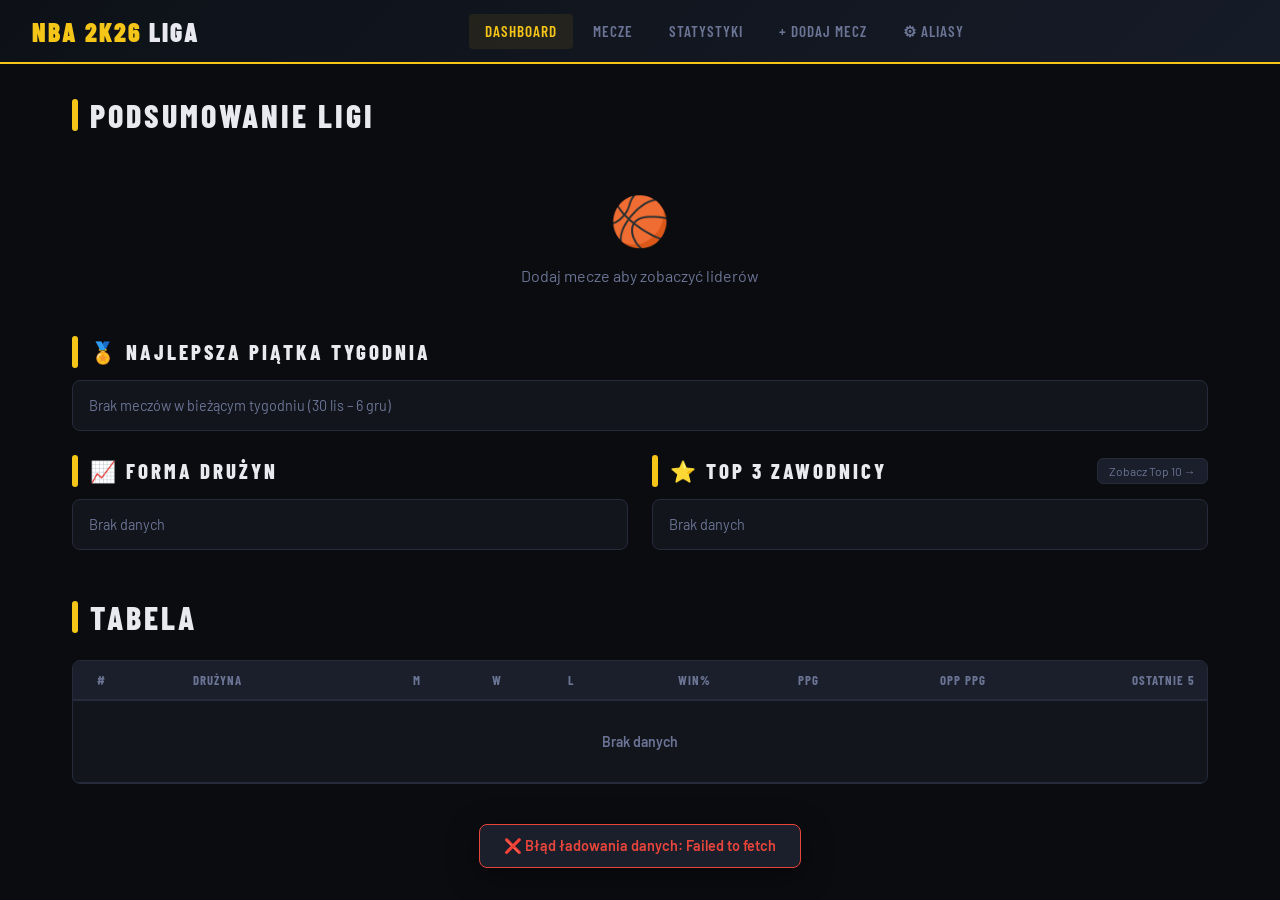
<file: LASTex.html>
<!DOCTYPE html><!-- v1772545680 -->
<html lang="pl">
<head>
<meta charset="UTF-8">
<meta name="viewport" content="width=device-width, initial-scale=1.0">
<title>NBA 2K26 Liga</title>
<link href="https://fonts.googleapis.com/css2?family=Barlow+Condensed:wght@400;600;700;800;900&family=Barlow:wght@400;500;600&display=swap" rel="stylesheet">
<style>
  :root {
    --bg: #0a0c10;
    --surface: #12151c;
    --surface2: #1a1f2b;
    --border: #252b3a;
    --accent: #f5c518;
    --accent2: #e8453c;
    --text: #e8eaf0;
    --muted: #6b7494;
    --win: #2ecc71;
    --loss: #e8453c;
    --grade-a: #f5c518;
    --grade-b: #4fc3f7;
    --grade-c: #ff8a65;
  }
  * { box-sizing: border-box; margin: 0; padding: 0; }
  body {
    background: var(--bg);
    color: var(--text);
    font-family: 'Barlow', sans-serif;
    min-height: 100vh;
  }

  /* HEADER */
  header {
    background: linear-gradient(135deg, #0d1117 0%, #161b28 100%);
    border-bottom: 2px solid var(--accent);
    padding: 0 2rem;
    display: flex;
    align-items: center;
    justify-content: space-between;
    height: 64px;
    position: sticky;
    top: 0;
    z-index: 100;
  }
  .logo {
    font-family: 'Barlow Condensed', sans-serif;
    font-weight: 900;
    font-size: 1.6rem;
    letter-spacing: 2px;
    color: var(--accent);
    text-transform: uppercase;
  }
  .logo span { color: var(--text); }
  nav { display: flex; gap: 0.25rem; }
  nav button {
    background: none;
    border: none;
    color: var(--muted);
    font-family: 'Barlow Condensed', sans-serif;
    font-weight: 600;
    font-size: 0.95rem;
    letter-spacing: 1px;
    text-transform: uppercase;
    padding: 0.5rem 1rem;
    cursor: pointer;
    border-radius: 4px;
    transition: all 0.2s;
  }
  nav button:hover, nav button.active {
    color: var(--accent);
    background: rgba(245,197,24,0.08);
  }

  /* MAIN */
  main { max-width: 1200px; margin: 0 auto; padding: 2rem; }

  /* VIEWS */
  .view { display: none; }
  .view.active { display: block; animation: fadeIn 0.3s ease; }
  @keyframes fadeIn { from { opacity:0; transform:translateY(8px); } to { opacity:1; transform:translateY(0); } }

  /* SECTION TITLE */
  .section-title {
    font-family: 'Barlow Condensed', sans-serif;
    font-weight: 800;
    font-size: 2rem;
    letter-spacing: 3px;
    text-transform: uppercase;
    color: var(--text);
    margin-bottom: 1.5rem;
    display: flex;
    align-items: center;
    gap: 0.75rem;
  }
  .section-title::before {
    content: '';
    display: block;
    width: 6px;
    height: 2rem;
    background: var(--accent);
    border-radius: 3px;
  }

  /* CARDS */
  .card {
    background: var(--surface);
    border: 1px solid var(--border);
    border-radius: 8px;
    padding: 1.5rem;
    margin-bottom: 1.5rem;
  }

  /* UPLOAD ZONE */
  .upload-zone {
    border: 2px dashed var(--border);
    border-radius: 12px;
    padding: 3rem 2rem;
    text-align: center;
    cursor: pointer;
    transition: all 0.3s;
    background: var(--surface);
    position: relative;
  }
  .upload-zone:hover, .upload-zone.dragover {
    border-color: var(--accent);
    background: rgba(245,197,24,0.04);
  }
  .upload-zone input { position: absolute; inset: 0; opacity: 0; cursor: pointer; width: 100%; height: 100%; }
  .upload-icon { font-size: 3rem; margin-bottom: 0.75rem; }
  .upload-zone h3 {
    font-family: 'Barlow Condensed', sans-serif;
    font-size: 1.3rem;
    font-weight: 700;
    letter-spacing: 1px;
    color: var(--text);
    margin-bottom: 0.5rem;
  }
  .upload-zone p { color: var(--muted); font-size: 0.9rem; }

  /* FORM ELEMENTS */
  label { display: block; font-size: 0.8rem; font-weight: 600; letter-spacing: 1px; text-transform: uppercase; color: var(--muted); margin-bottom: 0.4rem; margin-top: 1rem; }
  input, select, textarea {
    width: 100%;
    background: var(--surface2);
    border: 1px solid var(--border);
    border-radius: 6px;
    color: var(--text);
    font-family: 'Barlow', sans-serif;
    font-size: 0.95rem;
    padding: 0.6rem 0.9rem;
    outline: none;
    transition: border-color 0.2s;
  }
  input:focus, select:focus { border-color: var(--accent); }
  select option { background: var(--surface2); }

  /* BUTTONS */
  .btn {
    font-family: 'Barlow Condensed', sans-serif;
    font-weight: 700;
    letter-spacing: 1.5px;
    text-transform: uppercase;
    font-size: 0.95rem;
    padding: 0.7rem 1.5rem;
    border: none;
    border-radius: 6px;
    cursor: pointer;
    transition: all 0.2s;
    display: inline-flex;
    align-items: center;
    gap: 0.5rem;
  }
  .btn-primary { background: var(--accent); color: #000; }
  .btn-primary:hover { background: #ffd600; transform: translateY(-1px); }
  .btn-danger { background: var(--accent2); color: #fff; }
  .btn-danger:hover { background: #ff5c54; }
  .btn-ghost { background: transparent; color: var(--muted); border: 1px solid var(--border); }
  .btn-ghost:hover { border-color: var(--accent); color: var(--accent); }
  .btn:disabled { opacity: 0.4; cursor: not-allowed; transform: none !important; }
  .btn-row { display: flex; gap: 0.75rem; margin-top: 1.25rem; flex-wrap: wrap; }

  /* SPINNER */
  @keyframes spin { to { transform: rotate(360deg); } }
  .spinner { width: 18px; height: 18px; border: 2px solid rgba(0,0,0,0.3); border-top-color: #000; border-radius: 50%; animation: spin 0.7s linear infinite; }

  /* STATUS */
  .status-box {
    border-radius: 8px;
    padding: 1rem 1.25rem;
    font-size: 0.9rem;
    margin-top: 1rem;
    display: none;
  }
  .status-box.show { display: block; }
  .status-box.info { background: rgba(79,195,247,0.1); border: 1px solid rgba(79,195,247,0.3); color: #4fc3f7; }
  .status-box.success { background: rgba(46,204,113,0.1); border: 1px solid rgba(46,204,113,0.3); color: var(--win); }
  .status-box.error { background: rgba(232,69,60,0.1); border: 1px solid rgba(232,69,60,0.3); color: var(--loss); }

  /* PREVIEW */
  #screenshot-preview { max-width: 100%; border-radius: 8px; margin-top: 1rem; display: none; border: 1px solid var(--border); }

  /* MATCH LIST */
  .matches-grid { display: flex; flex-direction: column; gap: 1rem; }
  .match-card {
    background: var(--surface);
    border: 1px solid var(--border);
    border-radius: 10px;
    padding: 1.25rem 1.5rem;
    display: grid;
    grid-template-columns: 1fr auto 1fr;
    align-items: center;
    gap: 1.5rem;
    transition: border-color 0.2s;
    cursor: pointer;
  }
  .match-card:hover { border-color: var(--accent); }
  .team-side { display: flex; flex-direction: column; gap: 0.25rem; }
  .team-side.right { text-align: right; }
  .team-name {
    font-family: 'Barlow Condensed', sans-serif;
    font-weight: 700;
    font-size: 1.15rem;
    letter-spacing: 1px;
    text-transform: uppercase;
  }
  .team-score {
    font-family: 'Barlow Condensed', sans-serif;
    font-weight: 900;
    font-size: 2.5rem;
    line-height: 1;
    color: var(--text);
  }
  .team-score.winner { color: var(--accent); }
  .match-meta { text-align: center; }
  .match-date { color: var(--muted); font-size: 0.8rem; letter-spacing: 0.5px; }
  .vs-badge {
    background: var(--surface2);
    border: 1px solid var(--border);
    border-radius: 50%;
    width: 40px; height: 40px;
    display: flex; align-items: center; justify-content: center;
    font-family: 'Barlow Condensed', sans-serif;
    font-weight: 800;
    font-size: 0.85rem;
    color: var(--muted);
    margin: 0.5rem auto;
  }

  /* STATS TABLE */
  .stats-table-wrap { overflow-x: auto; }
  table {
    width: 100%;
    border-collapse: collapse;
    font-size: 0.88rem;
  }
  thead tr {
    background: var(--surface2);
    border-bottom: 2px solid var(--border);
  }
  th {
    font-family: 'Barlow Condensed', sans-serif;
    font-weight: 700;
    font-size: 0.8rem;
    letter-spacing: 1px;
    text-transform: uppercase;
    color: var(--muted);
    padding: 0.7rem 0.75rem;
    text-align: right;
    white-space: nowrap;
  }
  th:first-child { text-align: left; }
  td {
    padding: 0.6rem 0.75rem;
    text-align: right;
    border-bottom: 1px solid var(--border);
    white-space: nowrap;
  }
  td:first-child { text-align: left; font-weight: 600; }
  tr:hover td { background: rgba(255,255,255,0.02); }
  #stats-body tr { cursor: pointer; }
  #stats-body tr:hover td { background: rgba(245,197,24,0.04); }
  .player-name { display: flex; align-items: center; gap: 0.5rem; }

  /* GRADE BADGE */
  .grade {
    font-family: 'Barlow Condensed', sans-serif;
    font-weight: 800;
    font-size: 0.95rem;
    padding: 0.15rem 0.5rem;
    border-radius: 4px;
    display: inline-block;
  }
  .grade-A, .grade-Ap { background: rgba(245,197,24,0.15); color: var(--grade-a); }
  .grade-B, .grade-Bp, .grade-Bm { background: rgba(79,195,247,0.15); color: var(--grade-b); }
  .grade-C, .grade-Cp, .grade-Cm { background: rgba(255,138,101,0.15); color: var(--grade-c); }
  .grade-Am { background: rgba(245,197,24,0.12); color: var(--grade-a); }

  /* STANDINGS */
  .standings-table td:first-child { font-weight: 700; }
  .rank-num {
    font-family: 'Barlow Condensed', sans-serif;
    font-weight: 900;
    font-size: 1.1rem;
    color: var(--muted);
    width: 2rem;
  }
  .rank-1 { color: var(--accent); }
  .rank-2 { color: #ccc; }
  .rank-3 { color: #cd7f32; }

  /* MODAL */
  .modal-overlay {
    position: fixed;
    inset: 0;
    background: rgba(0,0,0,0.85);
    z-index: 200;
    display: none;
    align-items: center;
    justify-content: center;
    padding: 1rem;
  }
  .modal-overlay.open { display: flex; }
  .modal {
    background: var(--surface);
    border: 1px solid var(--border);
    border-radius: 12px;
    max-width: 900px;
    width: 100%;
    max-height: 90vh;
    overflow-y: auto;
    padding: 2rem;
    position: relative;
  }
  .modal-close {
    position: absolute;
    top: 1rem; right: 1rem;
    background: none;
    border: none;
    color: var(--muted);
    font-size: 1.5rem;
    cursor: pointer;
    line-height: 1;
  }
  .modal-close:hover { color: var(--text); }

  /* TEAM HEADER IN MODAL */
  .modal-score-row {
    display: flex;
    align-items: center;
    justify-content: space-between;
    margin-bottom: 1.5rem;
    padding-bottom: 1.5rem;
    border-bottom: 1px solid var(--border);
  }
  .modal-team { font-family: 'Barlow Condensed', sans-serif; font-weight: 800; font-size: 1.5rem; text-transform: uppercase; letter-spacing: 2px; }
  .modal-score-big { font-family: 'Barlow Condensed', sans-serif; font-weight: 900; font-size: 3rem; color: var(--accent); }

  /* QUARTER ROW */
  .quarters { display: flex; gap: 0.5rem; margin-top: 0.25rem; }
  .q-box { background: var(--surface2); border-radius: 4px; padding: 0.2rem 0.5rem; font-size: 0.75rem; color: var(--muted); font-weight: 600; }

  /* TABS */
  .tabs { display: flex; gap: 0.25rem; margin-bottom: 1.5rem; border-bottom: 1px solid var(--border); }
  .tab-btn {
    background: none; border: none;
    font-family: 'Barlow Condensed', sans-serif;
    font-weight: 700; font-size: 0.9rem;
    letter-spacing: 1px; text-transform: uppercase;
    color: var(--muted); padding: 0.6rem 1rem;
    cursor: pointer; border-bottom: 2px solid transparent;
    margin-bottom: -1px; transition: all 0.2s;
  }
  .tab-btn:hover { color: var(--text); }
  .tab-btn.active { color: var(--accent); border-bottom-color: var(--accent); }
  .tab-content { display: none; }
  .tab-content.active { display: block; }

  /* FILTERS */
  .filters { display: flex; gap: 0.75rem; flex-wrap: wrap; margin-bottom: 1.25rem; align-items: flex-end; }
  .filters > div { flex: 1; min-width: 150px; }
  .filters label { margin-top: 0; }

  /* SORT ICONS */
  .sort-icon { font-size: 0.7rem; color: var(--accent); margin-left: 2px; }
  #stats-thead th:hover { color: var(--text) !important; background: rgba(255,255,255,0.03); }
  #stats-thead th { transition: color 0.15s, background 0.15s; }

  /* LEADER CARD */
  .leaders-grid { display: grid; grid-template-columns: repeat(auto-fill, minmax(200px, 1fr)); gap: 1rem; }
  .leader-card {
    background: var(--surface2);
    border: 1px solid var(--border);
    border-radius: 8px;
    padding: 1rem;
    text-align: center;
  }
  .leader-stat-name { font-size: 0.75rem; font-weight: 600; letter-spacing: 1px; text-transform: uppercase; color: var(--muted); margin-bottom: 0.5rem; }
  .leader-value { font-family: 'Barlow Condensed', sans-serif; font-weight: 900; font-size: 2rem; color: var(--accent); }
  .leader-player { font-weight: 600; font-size: 0.9rem; margin-top: 0.25rem; }
  .leader-team { font-size: 0.75rem; color: var(--muted); }

  /* EMPTY STATE */
  .empty {
    text-align: center;
    padding: 4rem 2rem;
    color: var(--muted);
  }
  .empty .icon { font-size: 3rem; margin-bottom: 1rem; }
  .empty h3 { font-family: 'Barlow Condensed', sans-serif; font-size: 1.4rem; font-weight: 700; letter-spacing: 1px; color: var(--text); margin-bottom: 0.5rem; }

  /* SCROLLBAR */
  ::-webkit-scrollbar { width: 6px; height: 6px; }
  ::-webkit-scrollbar-track { background: var(--bg); }
  ::-webkit-scrollbar-thumb { background: var(--border); border-radius: 3px; }

  /* ── TABLET ── */
  @media (max-width: 900px) {
    .leaders-grid { grid-template-columns: repeat(3, 1fr); }
    .filters { flex-direction: column; }
  }

  /* ── MOBILE ── */
  @media (max-width: 640px) {
    /* Header */
    header {
      height: auto;
      padding: 0.6rem 1rem;
      flex-wrap: wrap;
      gap: 0.5rem;
    }
    .logo { font-size: 1.2rem; }
    nav {
      width: 100%;
      overflow-x: auto;
      -webkit-overflow-scrolling: touch;
      scrollbar-width: none;
      gap: 0;
      padding-bottom: 2px;
    }
    nav::-webkit-scrollbar { display: none; }
    nav button {
      font-size: 0.75rem;
      padding: 0.4rem 0.65rem;
      white-space: nowrap;
    }
    #logout-btn, #baza-btn { font-size: 0.7rem; padding: 0.3rem 0.6rem; }

    /* Main */
    main { padding: 0.75rem; }
    .section-title { font-size: 1.4rem; }
    .card { padding: 1rem; }

    /* Match cards */
    .match-card {
      grid-template-columns: 1fr auto 1fr;
      gap: 0.5rem;
      padding: 0.85rem 0.75rem;
    }
    .team-name { font-size: 0.85rem; }
    .team-score { font-size: 1.8rem; }
    .q-box { font-size: 0.65rem; padding: 0.15rem 0.35rem; }
    .vs-badge { width: 32px; height: 32px; font-size: 0.75rem; }
    .match-date { font-size: 0.7rem; }

    /* Modal */
    .modal { padding: 1.25rem; }
    .modal-score-row {
      flex-direction: column;
      gap: 0.75rem;
      align-items: flex-start;
    }
    .modal-score-row > div:last-child { text-align: left !important; }
    .modal-team { font-size: 1.1rem; }
    .modal-score-big { font-size: 2rem; }

    /* Stats table - make scrollable */
    .stats-table-wrap { overflow-x: auto; -webkit-overflow-scrolling: touch; }
    table { min-width: 600px; }
    th, td { padding: 0.5rem 0.5rem; font-size: 0.78rem; }

    /* Leaders grid */
    .leaders-grid { grid-template-columns: repeat(2, 1fr); gap: 0.75rem; }
    .leader-value { font-size: 1.6rem; }
    .leader-card { padding: 0.75rem; }

    /* Standings table */
    #standings-body td, #standings-body th { white-space: nowrap; }

    /* Filters */
    .filters { flex-direction: column; gap: 0.5rem; }
    .filters > div { min-width: unset; }

    /* Upload zone */
    .upload-zone { padding: 2rem 1rem; }
    .upload-icon { font-size: 2rem; }
    .upload-zone h3 { font-size: 1rem; }

    /* Buttons */
    .btn { font-size: 0.85rem; padding: 0.6rem 1rem; }
    .btn-row { flex-direction: column; }
    .btn-row .btn { width: 100%; justify-content: center; }

    /* Setup box */
    .setup-box { padding: 1.5rem 1.25rem; }
    .setup-title { font-size: 1.3rem; }

    /* Parsed preview - stack teams vertically */
    #parsed-match-preview > div { grid-template-columns: 1fr !important; }

    /* Tabs */
    .tabs { overflow-x: auto; }
    .tab-btn { font-size: 0.8rem; padding: 0.5rem 0.75rem; white-space: nowrap; }

    /* Quarter boxes in modal */
    .quarters { flex-wrap: wrap; gap: 0.25rem; }
  }

  @media (max-width: 380px) {
    .match-card { grid-template-columns: 1fr; text-align: center; }
    .team-side.right { text-align: center; }
    .team-side.right .quarters { justify-content: center; }
    .leaders-grid { grid-template-columns: 1fr 1fr; }
  }

  /* LOGIN MODAL */
  .login-box {
    background: var(--surface);
    border: 1px solid var(--border);
    border-radius: 16px;
    padding: 2.5rem 2rem;
    width: 100%; max-width: 380px;
    text-align: center;
  }
  .login-logo {
    font-family: 'Barlow Condensed', sans-serif;
    font-weight: 900; font-size: 2rem;
    letter-spacing: 3px; color: var(--accent);
    text-transform: uppercase; margin-bottom: 0.25rem;
  }
  .login-sub { color: var(--muted); font-size: 0.9rem; margin-bottom: 2rem; }
  .login-box input {
    text-align: center; font-size: 1.1rem;
    letter-spacing: 4px; margin-bottom: 1rem;
  }
  .login-error { color: var(--loss); font-size: 0.85rem; margin-top: 0.5rem; min-height: 1.2rem; }
  @keyframes shake {
    0%,100%{transform:translateX(0)} 20%,60%{transform:translateX(-8px)} 40%,80%{transform:translateX(8px)}
  }
  .shake { animation: shake 0.4s ease; }

  /* TOAST */
  .toast {
    position: fixed; bottom: 2rem; left: 50%; transform: translateX(-50%) translateY(100px);
    background: var(--surface2); border: 1px solid var(--border);
    color: var(--text); padding: 0.75rem 1.5rem; border-radius: 8px;
    font-weight: 600; font-size: 0.9rem; z-index: 9999;
    transition: transform 0.3s ease; white-space: nowrap;
    box-shadow: 0 8px 32px rgba(0,0,0,0.4);
  }
  .toast.show { transform: translateX(-50%) translateY(0); }
  .toast-success { border-color: var(--win); color: var(--win); }
  .toast-error { border-color: var(--loss); color: var(--loss); }

  /* GLOBAL LOADER */
  #global-loader {
    position: fixed; inset: 0; z-index: 8000;
    background: rgba(10,12,16,0.85);
    display: none; align-items: center; justify-content: center;
    flex-direction: column; gap: 1rem;
  }
  .loader-spinner { width: 48px; height: 48px; border: 3px solid var(--border); border-top-color: var(--accent); border-radius: 50%; animation: spin 0.8s linear infinite; }
  .loader-text { font-family: 'Barlow Condensed', sans-serif; font-weight: 700; letter-spacing: 2px; color: var(--muted); font-size: 0.9rem; text-transform: uppercase; }

  /* SETUP MODAL */
  .setup-box {
    background: var(--surface);
    border: 1px solid var(--accent);
    border-radius: 16px;
    padding: 2.5rem 2rem;
    width: 100%; max-width: 480px;
  }
  .setup-title { font-family: 'Barlow Condensed', sans-serif; font-weight: 900; font-size: 1.6rem; letter-spacing: 2px; text-transform: uppercase; margin-bottom: 0.25rem; }
  .setup-sub { color: var(--muted); font-size: 0.88rem; margin-bottom: 1.5rem; line-height: 1.5; }
  .step-badge { display: inline-block; background: var(--accent); color: #000; font-family: 'Barlow Condensed', sans-serif; font-weight: 800; font-size: 0.75rem; padding: 0.1rem 0.5rem; border-radius: 3px; margin-right: 0.4rem; letter-spacing: 1px; }


  .hot{display:inline-block;font-size:.65rem;background:#ff6b35;color:#fff;border-radius:4px;padding:1px 5px;margin-left:5px;font-weight:700;vertical-align:middle;animation:hpulse 1.5s infinite}
  @keyframes hpulse{0%,100%{opacity:1}50%{opacity:.65}}
  .l5{display:flex;gap:3px;justify-content:center}
  .l5w,.l5l,.l5e{width:14px;height:14px;border-radius:3px;display:inline-block}
  .l5w{background:var(--win)} .l5l{background:var(--loss)} .l5e{background:var(--border)}
  .ppgrow{display:flex;align-items:center;gap:.75rem;margin-bottom:.55rem}
  .ppglbl{width:155px;font-weight:600;font-size:.88rem;text-align:right;white-space:nowrap;overflow:hidden;text-overflow:ellipsis}
  .ppgtrack{flex:1;background:var(--surface2);border-radius:4px;height:24px;overflow:hidden}
  .ppgfill{height:100%;background:linear-gradient(90deg,var(--accent),#d4a800);border-radius:4px;display:flex;align-items:center;padding-left:8px}
  .ppgval{font-family:'Barlow Condensed',sans-serif;font-weight:700;font-size:.9rem;color:#000}
  .cbrow{display:flex;gap:1.5rem;flex-wrap:wrap;padding:.75rem 1rem;background:var(--surface2);border:1px solid var(--border);border-radius:8px;margin-bottom:1.25rem}
  .cbi{text-align:center} .cbil{font-size:.7rem;color:var(--muted);text-transform:uppercase;letter-spacing:1px}
  .cbiv{font-family:'Barlow Condensed',sans-serif;font-weight:900;font-size:1.3rem;color:var(--text)}
  .h2hbar{height:8px;border-radius:4px;overflow:hidden;margin:.4rem 0;display:flex}
  .h2hl{background:var(--accent)} .h2hr{background:var(--accent2)}
  .cmprow{display:flex;align-items:center;border-bottom:1px solid var(--border);padding:.45rem 0}
  .cmplbl{width:55px;font-size:.72rem;color:var(--muted);text-transform:uppercase;letter-spacing:1px;text-align:center}
  .cmpval{flex:1;text-align:center;font-family:'Barlow Condensed',sans-serif;font-weight:700;font-size:1.35rem}
  .cmpbetter{color:var(--accent)} .cmpworse{color:var(--muted)}

  .season-badge{display:inline-block;font-size:.7rem;background:var(--accent);color:#000;border-radius:4px;padding:1px 7px;font-weight:700;letter-spacing:1px;text-transform:uppercase;vertical-align:middle;margin-left:6px}
  .season-item{display:flex;align-items:center;justify-content:space-between;padding:.75rem 1rem;background:var(--surface2);border:1px solid var(--border);border-radius:8px;margin-bottom:.5rem}
  .season-item.active-season{border-color:var(--accent)}
  .season-modal-btn{background:none;border:1px solid var(--border);color:var(--muted);border-radius:6px;padding:.3rem .7rem;cursor:pointer;font-size:.8rem;font-family:inherit}
  .season-modal-btn:hover{border-color:var(--accent);color:var(--accent)}
  .season-modal-btn.danger:hover{border-color:var(--loss);color:var(--loss)}

  .form-row{display:flex;align-items:center;justify-content:space-between;padding:.5rem 0;border-bottom:1px solid var(--border)}
  .form-row:last-child{border-bottom:none}
  .form-name{font-weight:600;font-size:.9rem;min-width:130px}
  .form-dots{display:flex;gap:4px}
  .fd-w{width:18px;height:18px;border-radius:4px;background:var(--win);display:inline-block;flex-shrink:0}
  .fd-l{width:18px;height:18px;border-radius:4px;background:var(--loss);display:inline-block;flex-shrink:0}
  .fd-e{width:18px;height:18px;border-radius:4px;background:var(--border);display:inline-block;flex-shrink:0}
  .top3-row{display:flex;align-items:center;gap:.75rem;padding:.6rem 0;border-bottom:1px solid var(--border)}
  .top3-row:last-child{border-bottom:none}
  .top3-rank{font-family:'Barlow Condensed',sans-serif;font-weight:900;font-size:1.4rem;width:28px;text-align:center}
  .top3-rank-1{color:var(--accent)}
  .top3-rank-2{color:#ccc}
  .top3-rank-3{color:#cd7f32}
  .top3-info{flex:1}
  .top3-name{font-weight:700;font-size:.95rem}
  .top3-team{font-size:.75rem;color:var(--muted)}
  .top3-grade{font-family:'Barlow Condensed',sans-serif;font-weight:900;font-size:1.4rem}
  @media(max-width:640px){#dashboard-extras{grid-template-columns:1fr}}

  .tow-grid{display:flex;gap:1rem;flex-wrap:wrap}
  .tow-card{flex:1;min-width:130px;background:var(--surface2);border:1px solid var(--border);border-radius:10px;padding:.9rem;text-align:center;cursor:pointer;transition:border-color .2s}
  .tow-card:hover{border-color:var(--accent)}
  .tow-pos{font-family:'Barlow Condensed',sans-serif;font-weight:900;font-size:.8rem;letter-spacing:2px;color:var(--accent);margin-bottom:.3rem}
  .tow-name{font-weight:700;font-size:.95rem;margin-bottom:.2rem}
  .tow-team{font-size:.72rem;color:var(--muted);margin-bottom:.4rem}
  .tow-score{font-family:'Barlow Condensed',sans-serif;font-weight:900;font-size:1.1rem}
  .tow-stats{font-size:.72rem;color:var(--muted);margin-top:.3rem}
</style>
</head>
<body>

<!-- GLOBAL LOADER -->
<div id="global-loader" style="display:none">
  <div class="loader-spinner"></div>
  <div class="loader-text">Ładowanie danych...</div>
</div>

<!-- TOAST -->
<div class="toast" id="toast"></div>

<!-- SETUP MODAL (first run) -->
<div class="modal-overlay" id="setup-modal" style="display:none">
  <div class="setup-box">
    <div class="setup-title">🏀 Konfiguracja</div>
    <div class="setup-sub">Aby dane meczów były dostępne dla wszystkich, podłącz bazę danych JSONBin.io.<br>Dane zostaną zapisane tylko w Twojej przeglądarce.</div>

    <div style="background:var(--surface2);border-radius:8px;padding:1rem;margin-bottom:1.25rem;font-size:0.85rem;line-height:1.7;color:var(--muted)">
      <div><span class="step-badge">1</span> Wejdź na <strong style="color:var(--text)">jsonbin.io</strong> i załóż darmowe konto</div>
      <div><span class="step-badge">2</span> Kliknij <strong style="color:var(--text)">API Keys</strong> → skopiuj <strong style="color:var(--text)">Master Key</strong></div>
      <div><span class="step-badge">3</span> Kliknij <strong style="color:var(--text)">Bins → New Bin</strong>, wklej <code style="color:var(--accent)">{"matches":[],"aliases":{}}</code> i zapisz</div>
      <div><span class="step-badge">4</span> Skopiuj <strong style="color:var(--text)">Bin ID</strong> z URL</div>
    </div>

    <label>Master Key <span style="color:var(--muted);font-weight:400">(tylko w Twojej przeglądarce)</span></label>
    <input type="password" id="setup-key" placeholder="$2b$10$...">

    <label style="margin-top:0.75rem">Bin ID</label>
    <input type="text" id="setup-bin" placeholder="np. 64f3a1b2c3d4e5f6a7b8c9d0">

    <div style="border-top:1px solid var(--border);margin:1.25rem 0"></div>
    <div style="background:var(--surface2);border-radius:8px;padding:0.75rem 1rem;margin-bottom:1rem;font-size:0.85rem;color:var(--muted);line-height:1.6">
      <span class="step-badge">5</span> Wejdź na <strong style="color:var(--text)">console.anthropic.com</strong> → <strong style="color:var(--text)">API Keys</strong> → utwórz nowy klucz
    </div>
    <label>Anthropic API Key <span style="color:var(--muted);font-weight:400">(tylko w Twojej przeglądarce)</span></label>
    <input type="password" id="setup-anthropic" placeholder="sk-ant-...">

    <div id="setup-error" style="color:var(--loss);font-size:0.85rem;margin-top:0.75rem;min-height:1.2rem"></div>

    <button class="btn btn-primary" style="width:100%;justify-content:center;margin-top:1rem" onclick="saveSetup()">
      <span id="setup-btn-text">✅ Zapisz i połącz</span>
    </button>
  </div>
</div>



<header>
  <div class="logo">NBA 2K26 <span>Liga</span></div>
  <nav>
    <button class="active" onclick="showView('dashboard')">Dashboard</button>
    <button onclick="showView('matches')">Mecze</button>
    <button onclick="showView('stats')">Statystyki</button>
    <button onclick="showView('add-match')">+ Dodaj Mecz</button>
    <button onclick="showView('aliases')">⚙ Aliasy</button>
  </nav>
  <div style="display:flex;gap:0.5rem;align-items:center">
    <button id="logout-btn" class="btn btn-ghost" onclick="logout()" style="display:none;font-size:0.8rem;padding:0.35rem 0.8rem">🔓 Wyloguj</button>
    <button id="baza-btn" class="btn btn-ghost" onclick="openSetupModal()" style="display:none;font-size:0.8rem;padding:0.35rem 0.8rem" title="Zmień konfigurację bazy danych">⚙ Baza</button>
    <button id="season-btn" class="btn btn-ghost" onclick="openSeasonModal()" style="display:none;font-size:0.8rem;padding:0.35rem 0.8rem">🏆 Sezony</button>
  </div>
</header>

<main>

  <!-- DASHBOARD -->
  <div id="view-dashboard" class="view active">
    <div class="section-title">Podsumowanie Ligi</div>
    <div class="leaders-grid" id="leaders-grid">
      <div class="empty" style="grid-column:1/-1;padding:2rem"><div class="icon">🏀</div><p>Dodaj mecze aby zobaczyć liderów</p></div>
    </div>
    <br>
    <div style="margin-bottom:1.5rem">
      <div class="section-title" style="font-size:1.3rem;margin-bottom:.75rem">🏅 Najlepsza Piątka Tygodnia</div>
      <div class="card" style="padding:1rem" id="team-of-week-wrap"><div style="color:var(--muted);font-size:.9rem">Brak danych z bieżącego tygodnia</div></div>
    </div>
    <div style="display:grid;grid-template-columns:1fr 1fr;gap:1.5rem;margin-bottom:1.5rem" id="dashboard-extras">
      <div>
        <div class="section-title" style="font-size:1.3rem;margin-bottom:.75rem">📈 Forma Drużyn</div>
        <div class="card" style="padding:1rem" id="team-form-wrap"><div style="color:var(--muted);font-size:.9rem">Brak danych</div></div>
      </div>
      <div>
        <div style="display:flex;align-items:center;justify-content:space-between;margin-bottom:.75rem"><div class="section-title" style="font-size:1.3rem;margin-bottom:0">⭐ Top 3 Zawodnicy</div><button onclick="openTop10Modal(currentSeasonId, seasons.find(s=>s.id===currentSeasonId)?.name||'Aktywny sezon')" style="font-size:.75rem;background:var(--surface2);border:1px solid var(--border);color:var(--muted);padding:.3rem .7rem;border-radius:6px;cursor:pointer;font-family:inherit">Zobacz Top 10 →</button></div>
        <div class="card" style="padding:1rem" id="top3-wrap"><div style="color:var(--muted);font-size:.9rem">Brak danych</div></div>
      </div>
    </div>
    <div class="section-title">Tabela</div>
    <div class="card" style="padding:0;overflow:hidden">
      <div class="stats-table-wrap">
        <table style="min-width:500px">
          <thead><tr>
            <th style="text-align:left; padding-left:1.5rem">#</th>
            <th style="text-align:left">Drużyna</th>
            <th>M</th><th>W</th><th>L</th><th>WIN%</th><th>PPG</th><th>OPP PPG</th><th>Ostatnie 5</th>
          </tr></thead>
          <tbody id="standings-body">
            <tr><td colspan="9" style="text-align:center;padding:2rem;color:var(--muted)">Brak danych</td></tr>
          </tbody>
        </table>
      </div>
    </div>
  </div>

  <!-- MATCHES -->
  <div id="view-matches" class="view">
    <div style="display:flex;align-items:center;justify-content:space-between;flex-wrap:wrap;gap:1rem;margin-bottom:1rem"><div class="section-title" style="margin-bottom:0">Wyniki Meczów</div><div style="display:flex;gap:.75rem;flex-wrap:wrap"><select id="mfs" onchange="renderMatches()" style="background:var(--surface2);border:1px solid var(--border);color:var(--text);padding:.4rem .75rem;border-radius:6px;font-family:inherit;font-size:.85rem"><option value="">Wszystkie sezony</option></select>
        <select id="mft" onchange="renderMatches()" style="background:var(--surface2);border:1px solid var(--border);color:var(--text);padding:.4rem .75rem;border-radius:6px;font-family:inherit;font-size:.85rem"><option value="">Wszystkie druzyny</option></select><select id="mfp" onchange="renderMatches()" style="background:var(--surface2);border:1px solid var(--border);color:var(--text);padding:.4rem .75rem;border-radius:6px;font-family:inherit;font-size:.85rem"><option value="">Wszyscy zawodnicy</option></select></div></div>
    <div class="matches-grid" id="matches-list">
      <div class="empty"><div class="icon">📋</div><h3>Brak meczów</h3><p>Dodaj pierwszy mecz klikając "+ Dodaj Mecz"</p></div>
    </div>
  </div>

  <!-- STATS -->
  <div id="view-stats" class="view">
    <div style="display:flex;align-items:center;justify-content:space-between;flex-wrap:wrap;gap:1rem;margin-bottom:1.5rem"><div class="section-title" style="margin-bottom:0">Statystyki Zawodników</div><button onclick="openComparatorModal()" style="background:var(--surface2);border:1px solid var(--border);color:var(--muted);padding:.5rem 1rem;border-radius:6px;font-size:.85rem;cursor:pointer;font-family:inherit">&#x26A1; Porównaj</button></div>
    <div class="filters">
      <div><label>Sezon</label><select id="filter-season-stats" onchange="renderStats()"><option value="">Wszystkie sezony</option></select></div>
      <div><label>Drużyna</label><select id="filter-team" onchange="renderStats()"><option value="">Wszystkie</option></select></div>
    </div>
    <div class="card" style="padding:0">
      <div class="stats-table-wrap">
        <table>
          <thead><tr id="stats-thead">
            <th style="text-align:left; padding-left:1rem; cursor:pointer; user-select:none" onclick="sortByCol('name')"><span>Zawodnik</span><span id="sort-icon-name" class="sort-icon"></span></th>
            <th style="text-align:left; cursor:pointer; user-select:none" onclick="sortByCol('team')"><span>Drużyna</span><span id="sort-icon-team" class="sort-icon"></span></th>
            <th style="cursor:pointer;user-select:none" onclick="sortByCol('pos')">POZ<span id="sort-icon-pos" class="sort-icon"></span></th>
            <th style="cursor:pointer;user-select:none" onclick="sortByCol('gp')">GP<span id="sort-icon-gp" class="sort-icon"></span></th>
            <th style="cursor:pointer;user-select:none" onclick="sortByCol('avggrade')">GRD<span id="sort-icon-avggrade" class="sort-icon"></span></th>
            <th style="cursor:pointer;user-select:none" onclick="sortByCol('pts')">PTS<span id="sort-icon-pts" class="sort-icon"></span></th>
            <th style="cursor:pointer;user-select:none" onclick="sortByCol('reb')">REB<span id="sort-icon-reb" class="sort-icon"></span></th>
            <th style="cursor:pointer;user-select:none" onclick="sortByCol('ast')">AST<span id="sort-icon-ast" class="sort-icon"></span></th>
            <th style="cursor:pointer;user-select:none" onclick="sortByCol('stl')">STL<span id="sort-icon-stl" class="sort-icon"></span></th>
            <th style="cursor:pointer;user-select:none" onclick="sortByCol('blk')">BLK<span id="sort-icon-blk" class="sort-icon"></span></th>
            <th style="cursor:pointer;user-select:none" onclick="sortByCol('to')">TO<span id="sort-icon-to" class="sort-icon"></span></th>
            <th style="cursor:pointer;user-select:none" onclick="sortByCol('fgpct')">FG%<span id="sort-icon-fgpct" class="sort-icon"></span></th>
            <th style="cursor:pointer;user-select:none" onclick="sortByCol('tppct')">3P%<span id="sort-icon-tppct" class="sort-icon"></span></th>
            <th style="cursor:pointer;user-select:none" onclick="sortByCol('ftpct')">FT%<span id="sort-icon-ftpct" class="sort-icon"></span></th>
          </tr></thead>
          <tbody id="stats-body">
            <tr><td colspan="12" style="text-align:center;padding:2rem;color:var(--muted)">Brak danych</td></tr>
          </tbody>
        </table>
      </div>
    </div>
  </div>

  <!-- ADD MATCH -->
  <div id="view-add-match" class="view">
    <div class="section-title">Dodaj Mecz</div>
    <div class="card">
      <p style="color:var(--muted);margin-bottom:1.5rem;font-size:0.95rem">Wgraj screenshot z ekranu Game Stats — AI automatycznie odczyta wszystkie statystyki.</p>

      <div class="upload-zone" id="upload-zone">
        <input type="file" accept="image/*" id="screenshot-input" onchange="handleFileSelect(this)">
        <div class="upload-icon">📸</div>
        <h3>Wgraj Screenshot z Meczu</h3>
        <p>Kliknij lub przeciągnij plik · PNG, JPG, WebP</p>
      </div>

      <img id="screenshot-preview" alt="Podgląd screenshota">

      <div style="display:grid;grid-template-columns:1fr 1fr;gap:1rem;margin-top:1.25rem">
        <div>
          <label>Data Meczu</label>
          <input type="date" id="match-date" value="">
        </div>
        <div>
          <label>Opcjonalna notatka</label>
          <input type="text" id="match-note" placeholder="np. Faza grupowa, runda 1...">
        </div>
      </div>

      <div class="btn-row">
        <button class="btn btn-primary" id="parse-btn" onclick="parseScreenshot()" disabled>
          <span id="parse-btn-text">🤖 Analizuj Screenshot</span>
        </button>
        <button class="btn btn-ghost" onclick="clearForm()">Wyczyść</button>
      </div>

      <div class="status-box" id="status-box"></div>
    </div>

    <!-- PARSED RESULT EDITOR -->
    <div id="parsed-result" style="display:none">
      <div class="section-title" style="margin-top:2rem">Sprawdź i Zapisz</div>
      <div class="card">
        <p style="color:var(--muted);font-size:0.9rem;margin-bottom:1.25rem">AI odczytał poniższe dane. Sprawdź, popraw jeśli trzeba, a następnie zapisz mecz.</p>
        <div id="parsed-match-preview"></div>
        <div class="btn-row">
          <button class="btn btn-primary" onclick="saveMatch()">✅ Zapisz Mecz</button>
          <button class="btn btn-ghost" onclick="document.getElementById('parsed-result').style.display='none'">Anuluj</button>
        </div>
      </div>
    </div>
  </div>


  <!-- ALIASES VIEW -->
  <div id="view-aliases" class="view">
    <div class="section-title">Korekty Nazw Zawodników</div>
    <div class="card">
      <p style="color:var(--muted);font-size:0.9rem;margin-bottom:1.5rem">Jeśli AI błędnie rozpoznaje nazwę zawodnika, dodaj tu korektę. Przy każdej nowej analizie screenshota błędna nazwa zostanie automatycznie zastąpiona poprawną.</p>
      <div style="display:grid;grid-template-columns:1fr 1fr auto;gap:0.75rem;align-items:end;margin-bottom:1rem">
        <div>
          <label>Błędna nazwa (jak AI rozpoznaje)</label>
          <input type="text" id="alias-wrong" placeholder="np. JoseiMatzura">
        </div>
        <div>
          <label>Poprawna nazwa</label>
          <input type="text" id="alias-correct" placeholder="np. JosefMatzura">
        </div>
        <button class="btn btn-primary" onclick="addAlias()">Dodaj</button>
      </div>
      <div id="aliases-list"></div>
      <div style="margin-top:1.5rem;padding-top:1.5rem;border-top:1px solid var(--border)">
        <div style="font-family:'Barlow Condensed',sans-serif;font-weight:700;font-size:1rem;letter-spacing:1px;margin-bottom:0.5rem">Zastosuj do zapisanych meczów</div>
        <p style="color:var(--muted);font-size:0.85rem;margin-bottom:0.75rem">Kliknij aby poprawić nazwy we wszystkich już zapisanych meczach według powyższych korekt.</p>
        <button class="btn btn-primary" onclick="applyAliasesToAllMatches()">🔧 Popraw wszystkie mecze</button>
        <span id="fix-result" style="margin-left:1rem;font-size:0.85rem;color:var(--win)"></span>
      </div>
    </div>
  </div>

</main>

<!-- MATCH DETAIL MODAL -->
<div class="modal-overlay" id="match-modal" onclick="if(event.target===this)closeModal()">
  <div class="modal">
    <button class="modal-close" onclick="closeModal()">✕</button>
    <div id="modal-content"></div>
  </div>
</div>

<script>
// ═══════════════════════════════════════════════════════════════
// DATA STORE
// ═══════════════════════════════════════════════════════════════
let matches = [];
let aliases = JSON.parse(localStorage.getItem('nba2k_aliases') || '{}'); // { "wrong": "correct" }
let seasons = [];
let currentSeasonId = null;
// Public read credentials (embedded for all visitors)
const PUBLIC_JB_KEY = '$2a$10$4PQ8y05G/YxgLAIC2nzIluA1wSN0X9pFkyieeRJHLX3Rjsg6t4YeS';
const PUBLIC_JB_BIN = '69a6c311ae596e708f5abaf8';

let jbKey = localStorage.getItem('nba2k_jb_key') || PUBLIC_JB_KEY;
let jbBin = localStorage.getItem('nba2k_jb_bin') || PUBLIC_JB_BIN;
let anthropicKey = localStorage.getItem('nba2k_anthropic_key') || '';
let pendingMatch = null;
let screenshotBase64 = null;
let screenshotMimeType = 'image/jpeg';

function addAlias() {
  const wrong = document.getElementById('alias-wrong').value.trim();
  const correct = document.getElementById('alias-correct').value.trim();
  if(!wrong || !correct) return;
  aliases[wrong] = correct;
  saveAliases();
  document.getElementById('alias-wrong').value = '';
  document.getElementById('alias-correct').value = '';
  renderAliases();
}

function removeAlias(wrong) {
  delete aliases[wrong];
  saveAliases();
  renderAliases();
}

function applyAliasesToAllMatches() {
  const changed = fixAllMatchesWithAliases();
  const el = document.getElementById('fix-result');
  if(changed > 0) {
    el.textContent = '✅ Poprawiono ' + changed + ' nazw!';
    renderStats();
  } else {
    el.textContent = 'Brak zmian do wprowadzenia.';
  }
  setTimeout(() => { if(el) el.textContent = ''; }, 3000);
}

function renderAliases() {
  const container = document.getElementById('aliases-list');
  if(!container) return;
  const entries = Object.entries(aliases);
  if(!entries.length) {
    container.innerHTML = '<p style="color:var(--muted);font-size:0.9rem;padding:1rem 0">Brak zdefiniowanych korekt.</p>';
    return;
  }
  container.innerHTML = `<table style="width:100%;border-collapse:collapse">
    <thead><tr>
      <th style="text-align:left;padding:0.6rem 0.75rem;font-size:0.75rem;letter-spacing:1px;color:var(--muted);text-transform:uppercase;border-bottom:1px solid var(--border)">Błędna nazwa</th>
      <th style="text-align:left;padding:0.6rem 0.75rem;font-size:0.75rem;letter-spacing:1px;color:var(--muted);text-transform:uppercase;border-bottom:1px solid var(--border)">Poprawna nazwa</th>
      <th style="border-bottom:1px solid var(--border)"></th>
    </tr></thead>
    <tbody>${entries.map(([w,c]) => `
      <tr>
        <td style="padding:0.6rem 0.75rem;border-bottom:1px solid var(--border);color:var(--loss)">${w}</td>
        <td style="padding:0.6rem 0.75rem;border-bottom:1px solid var(--border);color:var(--win);font-weight:600">${c}</td>
        <td style="padding:0.6rem 0.75rem;border-bottom:1px solid var(--border);text-align:right">
          <button onclick="removeAlias('${w}')" style="background:none;border:1px solid var(--border);color:var(--muted);border-radius:4px;padding:0.2rem 0.5rem;cursor:pointer;font-size:0.8rem" onmouseover="this.style.borderColor='var(--loss)';this.style.color='var(--loss)'" onmouseout="this.style.borderColor='var(--border)';this.style.color='var(--muted)'">✕ Usuń</button>
        </td>
      </tr>`).join('')}
    </tbody>
  </table>`;
}

async function saveData() {
  if(!jbKey || !jbBin) return;
  try {
    await fetch(`https://api.jsonbin.io/v3/b/${jbBin}`, {
      method: 'PUT',
      headers: { 'Content-Type': 'application/json', 'X-Master-Key': jbKey },
      body: JSON.stringify({ matches, aliases, seasons, currentSeasonId })
    });
  } catch(e) { console.error('Save error:', e); }
}

async function loadData() {
  if(!jbBin) return; // jbKey not required for public read
  try {
    showGlobalLoader(true);
    const headers = { 'Content-Type': 'application/json' };
    if(jbKey) headers['X-Master-Key'] = jbKey;
    const res = await fetch(`https://api.jsonbin.io/v3/b/${jbBin}/latest`, { headers });
    if(!res.ok) throw new Error('HTTP ' + res.status);
    const data = await res.json();
    matches = data.record?.matches || [];
    aliases = data.record?.aliases || {};
    seasons = data.record?.seasons || [];
    currentSeasonId = data.record?.currentSeasonId || null;
    localStorage.setItem('nba2k_aliases', JSON.stringify(aliases));
    // Auto-assign matches without seasonId to currentSeason
    if(currentSeasonId) {
      let _changed = 0;
      matches.forEach(m => { if(!m.seasonId) { m.seasonId = currentSeasonId; _changed++; } });
      if(_changed > 0) saveData();
    }
    renderDashboard();
    updateAuthUI();
    // Set default season filters to current season
    setTimeout(()=>{
      if(currentSeasonId) {
        const ss=document.getElementById('filter-season-stats');
        if(ss) { ss.value=currentSeasonId; }
        const sm=document.getElementById('mfs');
        if(sm) { sm.value=currentSeasonId; }
        renderStats();
        populateTeamFilter();
      }
    },300);
  } catch(e) {
    console.error('Load error:', e);
    showToast('❌ Błąd ładowania danych: ' + e.message, 'error');
  } finally {
    showGlobalLoader(false);
  }
}

function showGlobalLoader(show) {
  let el = document.getElementById('global-loader');
  if(el) el.style.display = show ? 'flex' : 'none';
}

function showToast(msg, type='info') {
  let toast = document.getElementById('toast');
  if(!toast) return;
  toast.textContent = msg;
  toast.className = 'toast toast-' + type + ' show';
  setTimeout(() => toast.classList.remove('show'), 3500);
}

// Fix all player names in all saved matches using current aliases
function fixAllMatchesWithAliases() {
  let changed = 0;
  matches = matches.map(m => {
    [m.team1, m.team2].forEach(team => {
      if(team.players) team.players = team.players.map(p => {
        const fixed = applyAlias(p.name);
        if(fixed !== p.name) { changed++; p.name = fixed; }
        return p;
      });
    });
    return m;
  });
  if(changed > 0) {
    saveData();
    console.log('Fixed', changed, 'player names');
  }
  return changed;
}

function saveAliases() {
  localStorage.setItem('nba2k_aliases', JSON.stringify(aliases));
  saveData();
}

// Apply aliases to a name
function applyAlias(name) {
  const key = name.trim().toLowerCase();
  for(const [wrong, correct] of Object.entries(aliases)) {
    if(wrong.toLowerCase() === key) return correct;
  }
  return name;
}

// Apply aliases to all players in a match
function applyAliasesToMatch(match) {
  if(match.team1?.players) match.team1.players = match.team1.players.map(p => ({...p, name: applyAlias(p.name)}));
  if(match.team2?.players) match.team2.players = match.team2.players.map(p => ({...p, name: applyAlias(p.name)}));
  return match;
}

// ═══════════════════════════════════════════════════════════════
// NAVIGATION
// ═══════════════════════════════════════════════════════════════
function showView(id) {
  if(PROTECTED_VIEWS.includes(id)) {
    isLoggedIn().then(logged => {
      if(!logged) {
        pendingAuthView = id;
        document.getElementById('login-input').value = '';
        document.getElementById('login-error').textContent = '';
        document.getElementById('auth-modal').classList.add('open');
        setTimeout(() => document.getElementById('login-input').focus(), 100);
      } else {
        _doShowView(id);
      }
    });
    return;
  }
  _doShowView(id);
}

function _doShowView(id) {
  document.querySelectorAll('.view').forEach(v => v.classList.remove('active'));
  document.getElementById('view-' + id).classList.add('active');
  document.querySelectorAll('nav button').forEach((b,i) => {
    const ids = ['dashboard','matches','stats','add-match','aliases'];
    b.classList.toggle('active', ids[i] === id);
  });
  if(id==='dashboard') renderDashboard();
  if(id==='matches') renderMatches();
  if(id==='stats') { renderStats(); populateTeamFilter(); }
  if(id==='aliases') renderAliases();
  updateAuthUI();
}

// ═══════════════════════════════════════════════════════════════
// FILE HANDLING
// ═══════════════════════════════════════════════════════════════
function handleFileSelect(input) {
  const file = input.files[0];
  if(!file) return;
  const reader = new FileReader();
  reader.onload = e => {
    const dataUrl = e.target.result;
    screenshotBase64 = dataUrl.split(',')[1];
    // Auto-detect media type from data URL
    const mimeMatch = dataUrl.match(/data:([^;]+);/);
    screenshotMimeType = mimeMatch ? mimeMatch[1] : 'image/jpeg';
    console.log('Detected mime type:', screenshotMimeType);
    const preview = document.getElementById('screenshot-preview');
    preview.src = e.target.result;
    preview.style.display = 'block';
    document.getElementById('parse-btn').disabled = false;
    setStatus('info', '✓ Plik wgrany — kliknij "Analizuj Screenshot" aby odczytać statystyki.');
  };
  reader.readAsDataURL(file);
}

// Drag and drop
const uploadZone = document.getElementById('upload-zone');
uploadZone.addEventListener('dragover', e => { e.preventDefault(); uploadZone.classList.add('dragover'); });
uploadZone.addEventListener('dragleave', () => uploadZone.classList.remove('dragover'));
uploadZone.addEventListener('drop', e => {
  e.preventDefault();
  uploadZone.classList.remove('dragover');
  const file = e.dataTransfer.files[0];
  if(file) {
    const input = document.getElementById('screenshot-input');
    const dt = new DataTransfer();
    dt.items.add(file);
    input.files = dt.files;
    handleFileSelect(input);
  }
});

// ═══════════════════════════════════════════════════════════════
// AI PARSING
// ═══════════════════════════════════════════════════════════════
async function parseScreenshot() {
  if(!screenshotBase64) return;
  if(!anthropicKey) {
    setStatus('error', '❌ Brak klucza Anthropic API. Kliknij "⚙ Baza" w nagłówku aby skonfigurować.');
    return;
  }
  const btn = document.getElementById('parse-btn');
  const btnText = document.getElementById('parse-btn-text');
  btn.disabled = true;
  btnText.innerHTML = '<div class="spinner"></div> Analizuję...';
  setStatus('info', '🤖 AI analizuje screenshot, proszę czekać...');

  const prompt = `Analizuj ten screenshot z gry NBA 2K z ekranu "Game Stats".

BARDZO WAŻNE - NAZWY DRUŻYN: Nazwy drużyn to NIE są nicki zawodników. Szukaj ich w:
1. Nagłówku każdej sekcji tabeli (tekst nad listą zawodników, np. "Katowice Aliens PL", "Illegal Esports")
2. Logo/emblemat po lewej stronie ekranu - pod spodem często jest nazwa
3. Na górze/dole ekranu jako tytuły

Wyodrębnij WSZYSTKIE dane i zwróć WYŁĄCZNIE poprawny JSON (bez markdown, bez komentarzy):
{
  "team1": {
    "name": "PEŁNA NAZWA DRUŻYNY (nie nick gracza)",
    "score": 67,
    "quarters": [18, 17, 16, 16],
    "players": [
      {"name": "NickGracza", "pos": "PG", "grade": "B+", "pts": 24, "reb": 0, "ast": 9, "stl": 0, "blk": 0, "fouls": 0, "to": 3, "fgm": 7, "fga": 20, "tpm": 6, "tpa": 16, "ftm": 4, "fta": 4}
    ]
  },
  "team2": {
    "name": "PEŁNA NAZWA DRUŻYNY (nie nick gracza)",
    "score": 87,
    "quarters": [27, 16, 20, 24],
    "players": [{"name": "NickGracza", "grade": "A+", "pts": 40, "reb": 0, "ast": 11, "stl": 0, "blk": 0, "fouls": 0, "to": 2, "fgm": 15, "fga": 20, "tpm": 10, "tpa": 15, "ftm": 0, "fta": 0}]
  }
}
POZYCJE: Zawodnicy są zawsze w tej samej kolejności od góry: 1=PG, 2=SG, 3=SF (Lock), 4=PF, 5=C. Dodaj pole "pos" do każdego zawodnika.
Użyj dokładnych liczb z ekranu. Jeśli coś nieczytelne, wstaw 0.`

  try {
    const response = await fetch('https://api.anthropic.com/v1/messages', {
      method: 'POST',
      headers: { 'Content-Type': 'application/json', 'anthropic-dangerous-direct-browser-access': 'true', 'x-api-key': anthropicKey, 'anthropic-version': '2023-06-01' },
      body: JSON.stringify({
        model: 'claude-sonnet-4-20250514',
        max_tokens: 4000,
        messages: [{
          role: 'user',
          content: [
            { type: 'image', source: { type: 'base64', media_type: screenshotMimeType, data: screenshotBase64 } },
            { type: 'text', text: prompt }
          ]
        }]
      })
    });

    const data = await response.json();
    console.log('API response:', JSON.stringify(data));

    // Check for API errors
    if(data.error) throw new Error('API Error: ' + data.error.message);
    if(!data.content || !data.content.length) throw new Error('Pusta odpowiedź API. Sprawdź konsolę.');

    const text = data.content.map(c => c.text||'').join('');
    console.log('Raw text:', text);
    setStatus('info', '📄 Odpowiedź AI otrzymana, parsowanie JSON...');

    // Robust JSON extraction
    const firstBrace = text.indexOf('{');
    const lastBrace = text.lastIndexOf('}');
    if(firstBrace === -1 || lastBrace === -1) {
      throw new Error('Brak JSON. Odpowiedź AI: ' + text.substring(0, 200));
    }
    const jsonStr = text.slice(firstBrace, lastBrace + 1);
    console.log('JSON to parse:', jsonStr);
    const parsed = JSON.parse(jsonStr);

    let rawMatch = {
      id: Date.now(),
      date: document.getElementById('match-date').value || new Date().toISOString().split('T')[0],
      note: document.getElementById('match-note').value,
      ...parsed
    };
    pendingMatch = applyAliasesToMatch(rawMatch);

    renderParsedPreview(pendingMatch);
    document.getElementById('parsed-result').style.display = 'block';
    setStatus('success', `✅ Odczytano statystyki! Drużyna ${parsed.team1.name} ${parsed.team1.score} - ${parsed.team2.score} ${parsed.team2.name}. Sprawdź dane poniżej.`);
  } catch(err) {
    console.error('Full error:', err);
    setStatus('error', '❌ ' + err.message);
  }

  btn.disabled = false;
  btnText.innerHTML = '🤖 Analizuj Ponownie';
}

// ═══════════════════════════════════════════════════════════════
// RENDER PARSED PREVIEW
// ═══════════════════════════════════════════════════════════════
function renderParsedPreview(match) {
  const container = document.getElementById('parsed-match-preview');
  container.innerHTML = `
    <div style="display:grid;grid-template-columns:repeat(auto-fit,minmax(280px,1fr));gap:1rem;margin-bottom:1.5rem">
      <div>
        <label style="display:block;font-size:0.75rem;font-weight:700;letter-spacing:1px;text-transform:uppercase;color:var(--muted);margin-bottom:0.4rem">Nazwa drużyny 1</label>
        <input id="edit-team1-name" type="text" value="${match.team1.name}" style="width:100%;background:var(--surface2);border:1px solid var(--accent);border-radius:6px;color:var(--text);font-family:'Barlow Condensed',sans-serif;font-weight:700;font-size:1rem;padding:0.6rem 0.9rem;outline:none" oninput="pendingMatch.team1.name=this.value">
      </div>
      <div>
        <label style="display:block;font-size:0.75rem;font-weight:700;letter-spacing:1px;text-transform:uppercase;color:var(--muted);margin-bottom:0.4rem">Nazwa drużyny 2</label>
        <input id="edit-team2-name" type="text" value="${match.team2.name}" style="width:100%;background:var(--surface2);border:1px solid var(--accent);border-radius:6px;color:var(--text);font-family:'Barlow Condensed',sans-serif;font-weight:700;font-size:1rem;padding:0.6rem 0.9rem;outline:none" oninput="pendingMatch.team2.name=this.value">
      </div>
    </div>
    <div style="display:grid;grid-template-columns:repeat(auto-fit,minmax(280px,1fr));gap:1.5rem">
      ${renderTeamTable(match.team1, 1)}
      ${renderTeamTable(match.team2, 2)}
    </div>`;
}

function renderTeamTable(team, idx) {
  const rows = team.players.map(p => `
    <tr>
      <td>${p.name}</td>
      <td style="color:var(--accent);font-weight:700;font-size:.8rem">${p.pos||'-'}</td>
      <td><span class="grade grade-${(p.grade||'B').replace('+','p').replace('-','m')}">${p.grade||'B'}</span></td>
      <td>${p.pts}</td><td>${p.reb}</td><td>${p.ast}</td><td>${p.stl}</td><td>${p.blk}</td>
      <td>${p.fgm}/${p.fga}</td><td>${p.tpm}/${p.tpa}</td><td>${p.ftm}/${p.fta}</td>
    </tr>`).join('');
  const q = team.quarters || [];
  return `
    <div>
      <div style="font-family:'Barlow Condensed',sans-serif;font-weight:800;font-size:1.2rem;letter-spacing:1px;text-transform:uppercase;margin-bottom:0.5rem">
        ${team.name} <span style="color:var(--accent)">${team.score}</span>
      </div>
      <div class="quarters" style="margin-bottom:1rem">
        ${q.map((s,i)=>`<div class="q-box">Q${i+1}: ${s}</div>`).join('')}
      </div>
      <div style="overflow-x:auto">
        <table>
          <thead><tr><th style="text-align:left">Zawodnik</th><th>Poz</th><th>GRD</th><th>PTS</th><th>REB</th><th>AST</th><th>STL</th><th>BLK</th><th>FGM/A</th><th>3PM/A</th><th>FTM/A</th></tr></thead>
          <tbody>${rows}</tbody>
        </table>
      </div>
    </div>`;
}

// ═══════════════════════════════════════════════════════════════
// SAVE MATCH
// ═══════════════════════════════════════════════════════════════
function saveMatch() {
  if(!pendingMatch) return;
  if(currentSeasonId) pendingMatch.seasonId = currentSeasonId;
  matches.unshift(pendingMatch);
  saveData().then(() => showToast('✅ Mecz zapisany!', 'success'));
  clearForm();
  document.getElementById('parsed-result').style.display = 'none';
  setStatus('success', '🎉 Mecz zapisany! Możesz zobaczyć go w zakładce Mecze.');
  pendingMatch = null;
  setTimeout(() => showView('matches'), 1500);
}

function clearForm() {
  screenshotBase64 = null;
  document.getElementById('screenshot-input').value = '';
  document.getElementById('screenshot-preview').style.display = 'none';
  document.getElementById('match-note').value = '';
  document.getElementById('parse-btn').disabled = true;
  document.getElementById('parse-btn-text').textContent = '🤖 Analizuj Screenshot';
  document.getElementById('parsed-result').style.display = 'none';
  setStatus('', '');
}

// ═══════════════════════════════════════════════════════════════
// RENDER MATCHES
// ═══════════════════════════════════════════════════════════════
function updateMatchFilters() {
  const ss=document.getElementById('mfs');
  if(ss){
    const cs=ss.value;
    ss.innerHTML='<option value="">Wszystkie sezony</option>'+seasons.map(s=>`<option value="${s.id}"${s.id===cs?' selected':''}>${s.name}</option>`).join('');
  }
  const ts=document.getElementById('mft'),ps=document.getElementById('mfp');
  if(!ts||!ps)return;
  const teams=[...new Set(matches.flatMap(m=>[m.team1.name,m.team2.name]))].sort();
  const players=[...new Set(matches.flatMap(m=>[...(m.team1.players||[]),...(m.team2.players||[])].map(p=>p.name)))].sort();
  const ct=ts.value,cp=ps.value;
  ts.innerHTML='<option value="">Wszystkie druzyny</option>'+teams.map(t=>`<option value="${t}"${t===ct?' selected':''}>${t}</option>`).join('');
  ps.innerHTML='<option value="">Wszyscy zawodnicy</option>'+players.map(p=>`<option value="${p}"${p===cp?' selected':''}>${p}</option>`).join('');
}
function renderMatches() {
  updateMatchFilters();
  const container = document.getElementById('matches-list');
  const ft=document.getElementById('mft')?.value||'',fp=document.getElementById('mfp')?.value||'',fs=document.getElementById('mfs')?.value||'';
  const list=(ft||fp||fs)?matches.filter(m=>{if(fs&&m.seasonId!==fs)return false;if(ft&&m.team1.name!==ft&&m.team2.name!==ft)return false;if(fp&&![...(m.team1.players||[]),...(m.team2.players||[])].some(p=>p.name===fp))return false;return true;}):matches;
  if(!list.length) {
    container.innerHTML = '<div class="empty"><div class="icon">📋</div><h3>Brak meczów</h3><p>'+(ft||fp?'Brak wyników dla filtra.':'Dodaj pierwszy mecz klikając "+ Dodaj Mecz"')+'</p></div>';
    return;
  }
  container.innerHTML = list.map(m => {
    const w1 = m.team1.score > m.team2.score;
    return `<div class="match-card" onclick="openMatch(${m.id})" style="position:relative">
      <div class="team-side">
        <div class="team-name">${m.team1.name}</div>
        <div class="team-score ${w1?'winner':''}">${m.team1.score}</div>
        <div class="quarters" style="margin-top:0.25rem">${(m.team1.quarters||[]).map((s,i)=>`<div class="q-box">Q${i+1}:${s}</div>`).join('')}</div>
      </div>
      <div class="match-meta">
        <div class="match-date">${formatDate(m.date)}</div>
        <div class="vs-badge">VS</div>
        ${m.note ? `<div style="font-size:0.75rem;color:var(--muted);max-width:80px;text-align:center">${m.note}</div>` : ''}
        ${m.seasonId ? `<div style="font-size:0.65rem;color:var(--accent);font-weight:700;margin-top:2px">${(seasons.find(s=>s.id===m.seasonId)||{}).name||''}</div>` : ''}
      </div>
      <div class="team-side right">
        <div class="team-name">${m.team2.name}</div>
        <div class="team-score ${!w1?'winner':''}">${m.team2.score}</div>
        <div class="quarters" style="margin-top:0.25rem;justify-content:flex-end">${(m.team2.quarters||[]).map((s,i)=>`<div class="q-box">Q${i+1}:${s}</div>`).join('')}</div>
      </div>
      ${_isLoggedInSync() ? `<button onclick="event.stopPropagation(); deleteMatch(${m.id})" title="Usuń mecz" style="position:absolute;top:0.75rem;right:0.75rem;background:transparent;border:1px solid var(--border);color:var(--muted);border-radius:6px;width:30px;height:30px;cursor:pointer;font-size:0.9rem;display:flex;align-items:center;justify-content:center;transition:all 0.2s" onmouseover="this.style.borderColor='var(--loss)';this.style.color='var(--loss)'" onmouseout="this.style.borderColor='var(--border)';this.style.color='var(--muted)'">🗑</button>` : ''}
    </div>`;
  }).join('');
}

// ═══════════════════════════════════════════════════════════════
// MATCH MODAL
// ═══════════════════════════════════════════════════════════════
function openMatch(id) {
  const m = matches.find(x => Number(x.id) === Number(id));
  if(!m) return;
  const modal = document.getElementById('modal-content');
  const w1 = m.team1.score > m.team2.score;
  modal.innerHTML = `
    <div class="modal-score-row">
      <div>
        <div class="modal-team">${m.team1.name}</div>
        <div class="modal-score-big" style="${!w1?'color:var(--text)':''}">${m.team1.score}</div>
        <div class="quarters">${(m.team1.quarters||[]).map((s,i)=>`<div class="q-box">Q${i+1}: ${s}</div>`).join('')}</div>
      </div>
      <div style="text-align:center">
        <div style="font-family:'Barlow Condensed',sans-serif;font-size:0.85rem;letter-spacing:2px;color:var(--muted);text-transform:uppercase">Final</div>
        <div style="font-size:1.5rem;margin:0.5rem 0">🏀</div>
        <div style="font-size:0.8rem;color:var(--muted)">${formatDate(m.date)}</div>
        ${_isLoggedInSync() ? `<button class="btn btn-danger" style="margin-top:1rem;font-size:0.75rem;padding:0.4rem 0.75rem" onclick="deleteMatch(${id})">🗑 Usuń</button>` : ''}
      </div>
      <div style="text-align:right">
        <div class="modal-team">${m.team2.name}</div>
        <div class="modal-score-big" style="${w1?'color:var(--text)':''}">${m.team2.score}</div>
        <div class="quarters" style="justify-content:flex-end">${(m.team2.quarters||[]).map((s,i)=>`<div class="q-box">Q${i+1}: ${s}</div>`).join('')}</div>
      </div>
    </div>
    <div class="tabs">
      <button class="tab-btn active" onclick="switchTab(this,'tab-t1')">📊 ${m.team1.name}</button>
      <button class="tab-btn" onclick="switchTab(this,'tab-t2')">📊 ${m.team2.name}</button>
    </div>
    <div id="tab-t1" class="tab-content active">${buildPlayerTable(m.team1.players, m.team1.name)}</div>
    <div id="tab-t2" class="tab-content">${buildPlayerTable(m.team2.players, m.team2.name)}</div>`;
  document.getElementById('match-modal').classList.add('open');
  // H2H
  setTimeout(()=>{
    const t1=m.team1.name,t2=m.team2.name;
    const h2h=matches.filter(x=>(x.team1.name===t1&&x.team2.name===t2)||(x.team1.name===t2&&x.team2.name===t1));
    if(h2h.length<2) return;
    let w1c=0,w2c=0;
    h2h.forEach(x=>{const s1=x.team1.name===t1?x.team1.score:x.team2.score,s2=x.team1.name===t1?x.team2.score:x.team1.score;if(s1>s2)w1c++;else w2c++;});
    const tot=w1c+w2c,p1=Math.round(w1c/tot*100);
    const mc=document.getElementById('modal-content');
    if(!mc||mc.querySelector('.h2hbar')) return;
    const dv=document.createElement('div');
    dv.style.cssText='margin-top:1.5rem;padding-top:1.5rem;border-top:1px solid var(--border)';
    dv.innerHTML=`<div style="font-family:'Barlow Condensed',sans-serif;font-weight:700;font-size:1rem;letter-spacing:1px;text-transform:uppercase;color:var(--muted);margin-bottom:.75rem">Head to Head (${h2h.length} spotkań)</div><div style="display:flex;justify-content:space-between;margin-bottom:.25rem"><span style="font-weight:700;color:var(--accent)">${t1} <span style="font-size:1.5rem">${w1c}</span></span><span style="font-weight:700;color:var(--accent2)"><span style="font-size:1.5rem">${w2c}</span> ${t2}</span></div><div class="h2hbar"><div class="h2hl" style="width:${p1}%"></div><div class="h2hr" style="width:${100-p1}%"></div></div>`;
    mc.appendChild(dv);
  },80);
}

function buildPlayerTable(players, teamName) {
  if(!players?.length) return '<p style="color:var(--muted);padding:1rem">Brak danych</p>';
  const rows = players.map(p => {
    const fgPct = p.fga > 0 ? Math.round(p.fgm/p.fga*100) : 0;
    const tpPct = p.tpa > 0 ? Math.round(p.tpm/p.tpa*100) : 0;
    const ftPct = p.fta > 0 ? Math.round(p.ftm/p.fta*100) : 0;
    const safeName = (p.name||'').replace(/'/g,"\'");
    const safeTeam = (teamName||'').replace(/'/g,"\'");
    return `<tr>
      <td><span onclick="event.stopPropagation();openPlayerModal('${safeName}','${safeTeam}')" style="cursor:pointer;border-bottom:1px dashed var(--muted);padding-bottom:1px;transition:color 0.15s" onmouseover="this.style.color='var(--accent)';this.style.borderColor='var(--accent)'" onmouseout="this.style.color='';this.style.borderColor='var(--muted)'">${p.name}</span></td>
      <td><span class="grade grade-${(p.grade||'B').replace('+','p').replace('-','m')}">${p.grade||'B'}</span></td>
      <td>${p.pts}</td><td>${p.reb}</td><td>${p.ast}</td><td>${p.stl}</td><td>${p.blk}</td>
      <td>${p.fouls||0}</td><td>${p.to||0}</td>
      <td>${p.fgm}/${p.fga} <span style="color:var(--muted);font-size:0.75rem">${fgPct}%</span></td>
      <td>${p.tpm}/${p.tpa} <span style="color:var(--muted);font-size:0.75rem">${tpPct}%</span></td>
      <td>${p.ftm}/${p.fta} <span style="color:var(--muted);font-size:0.75rem">${ftPct}%</span></td>
    </tr>`;
  }).join('');
  return `<div class="stats-table-wrap"><table>
    <thead><tr>
      <th style="text-align:left">Zawodnik</th><th>GRD</th>
      <th>PTS</th><th>REB</th><th>AST</th><th>STL</th><th>BLK</th>
      <th>FOL</th><th>TO</th><th>FG</th><th>3P</th><th>FT</th>
    </tr></thead>
    <tbody>${rows}</tbody>
  </table></div>`;
}

function switchTab(btn, tabId) {
  btn.closest('.modal').querySelectorAll('.tab-btn').forEach(b => b.classList.remove('active'));
  btn.closest('.modal').querySelectorAll('.tab-content').forEach(c => c.classList.remove('active'));
  btn.classList.add('active');
  document.getElementById(tabId).classList.add('active');
}

function closeModal() {
  document.getElementById('match-modal').classList.remove('open');
}

let pendingDeleteId = null;

function deleteMatch(id) {
  pendingDeleteId = Number(id);
  document.getElementById('confirm-modal').classList.add('open');
}

function confirmDelete() {
  if(pendingDeleteId === null) return;
  matches = matches.filter(m => Number(m.id) !== pendingDeleteId);
  saveData().then(() => showToast('🗑 Mecz usunięty', 'info'));
  pendingDeleteId = null;
  closeConfirm();
  closeModal();
  renderMatches();
  renderDashboard();
}

function closeConfirm() {
  document.getElementById('confirm-modal').classList.remove('open');
}

// ═══════════════════════════════════════════════════════════════
// STATS VIEW
// ═══════════════════════════════════════════════════════════════
// Convert grade string to numeric value
function gradeToNum(g) {
  const map = {'A+':13,'A':12,'A-':11,'B+':10,'B':9,'B-':8,'C+':7,'C':6,'C-':5,'D+':4,'D':3,'D-':2,'F':1};
  return map[(g||'').toUpperCase()] || 0;
}
function numToGrade(n) {
  if(n>=12.5) return 'A+'; if(n>=11.5) return 'A'; if(n>=10.5) return 'A-';
  if(n>=9.5) return 'B+'; if(n>=8.5) return 'B'; if(n>=7.5) return 'B-';
  if(n>=6.5) return 'C+'; if(n>=5.5) return 'C'; if(n>=4.5) return 'C-';
  if(n>=3.5) return 'D+'; if(n>=2.5) return 'D'; if(n>=1.5) return 'D-';
  return 'F';
}

function getAggregatedStats(seasonFilter) {
  const playerMap = {};
  matches.filter(m => !seasonFilter || m.seasonId === seasonFilter).forEach(m => {
    [m.team1, m.team2].forEach(team => {
      (team.players || []).forEach(p => {
        const key = p.name + '|' + team.name;
        if(!playerMap[key]) playerMap[key] = { name: p.name, team: team.name, pos: p.pos||'', gp: 0, pts:0, reb:0, ast:0, stl:0, blk:0, to:0, fgm:0, fga:0, tpm:0, tpa:0, ftm:0, fta:0, gradeSum:0 };
        const s = playerMap[key];
        s.gp++; s.pts+=p.pts; s.reb+=p.reb; s.ast+=p.ast; s.stl+=p.stl; s.blk+=p.blk;
        s.to+=(p.to||0); s.fgm+=p.fgm; s.fga+=p.fga; s.tpm+=p.tpm; s.tpa+=p.tpa; s.ftm+=p.ftm; s.fta+=p.fta;
        s.gradeSum += gradeToNum(p.grade);
      });
    });
  });
  return Object.values(playerMap);
}

function populateTeamFilter() {
  const sel = document.getElementById('filter-team');
  const teams = [...new Set(matches.flatMap(m => [m.team1.name, m.team2.name]))];
  const current = sel.value;
  sel.innerHTML = '<option value="">Wszystkie</option>' + teams.map(t => `<option value="${t}" ${t===current?'selected':''}>${t}</option>`).join('');
  // Also populate season filter in stats
  const ss = document.getElementById('filter-season-stats');
  if(ss) {
    const cs = ss.value;
    ss.innerHTML = '<option value="">Wszystkie sezony</option>' + seasons.map(s=>`<option value="${s.id}"${s.id===cs?' selected':''}>${s.name}</option>`).join('');
  }
}

// Column sort state
let statsSortCol = 'pts';
let statsSortDir = -1; // -1 = desc, 1 = asc

function sortByCol(col) {
  if(statsSortCol === col) {
    statsSortDir *= -1;
  } else {
    statsSortCol = col;
    statsSortDir = ['name','team'].includes(col) ? 1 : -1;
  }
  renderStats();
}

function renderStats() {
  const seasonFilter = document.getElementById('filter-season-stats')?.value || '';
  const allStats = getAggregatedStats(seasonFilter);
  const teamFilter = document.getElementById('filter-team')?.value || '';
  let filtered = teamFilter ? allStats.filter(p => p.team === teamFilter) : allStats;

  // Compute pct fields for sorting
  filtered = filtered.map(p => ({
    ...p,
    fgpct: p.fga > 0 ? p.fgm/p.fga : 0,
    tppct: p.tpa > 0 ? p.tpm/p.tpa : 0,
    ftpct: p.fta > 0 ? p.ftm/p.fta : 0,
    avggrade: p.gp > 0 ? p.gradeSum/p.gp : 0,
  }));

  const col = statsSortCol;
  filtered.sort((a, b) => {
    let va = ['name','team','pos'].includes(col) ? (a[col]||'').toLowerCase() : (a[col]/Math.max(a.gp,1));
    let vb = ['name','team','pos'].includes(col) ? (b[col]||'').toLowerCase() : (b[col]/Math.max(b.gp,1));
    // fgpct/tppct/ftpct already per-game values
    if(['fgpct','tppct','ftpct','gp','avggrade'].includes(col)) { va = a[col]; vb = b[col]; }
    if(va < vb) return -1 * statsSortDir;
    if(va > vb) return 1 * statsSortDir;
    return 0;
  });

  // Update sort icons
  const cols = ['name','team','pos','gp','avggrade','pts','reb','ast','stl','blk','to','fgpct','tppct','ftpct'];
  cols.forEach(c => {
    const el = document.getElementById('sort-icon-' + c);
    if(!el) return;
    if(c === col) el.textContent = statsSortDir === -1 ? ' ▼' : ' ▲';
    else el.textContent = '';
  });

  // Highlight active header
  document.querySelectorAll('#stats-thead th').forEach(th => {
    th.style.color = '';
  });
  const activeIdx = cols.indexOf(col);
  const ths = document.querySelectorAll('#stats-thead th');
  if(ths[activeIdx]) ths[activeIdx].style.color = 'var(--accent)';

  const tbody = document.getElementById('stats-body');
  if(!filtered.length) {
    tbody.innerHTML = '<tr><td colspan="12" style="text-align:center;padding:2rem;color:var(--muted)">Brak danych</td></tr>';
    return;
  }
  tbody.innerHTML = filtered.map((p) => {
    const avg = v => p.gp > 0 ? (v/p.gp).toFixed(1) : '0.0';
    const fgPct = p.fga > 0 ? Math.round(p.fgm/p.fga*100) : 0;
    const tpPct = p.tpa > 0 ? Math.round(p.tpm/p.tpa*100) : 0;
    const ftPct = p.fta > 0 ? Math.round(p.ftm/p.fta*100) : 0;
    const hl = 'color:var(--accent);font-weight:700';
    const avgGrade = p.gp > 0 ? numToGrade(p.gradeSum/p.gp) : '-';
    return `<tr style="cursor:pointer" onclick="openPlayerModal('${p.name}','${p.team}')">
      <td style="padding-left:1rem;font-weight:600;${col==='name'?hl:''}">${p.name}</td>
      <td style="color:var(--muted);${col==='team'?hl:''}">${p.team}</td>
      <td style="color:var(--accent);font-weight:700;font-size:.8rem;${col==='pos'?hl:''}">${p.pos||''}</td>
      <td style="${col==='gp'?hl:''}">${p.gp}</td>
      <td style="${col==='avggrade'?hl:''}"><span class="grade grade-${avgGrade.replace('+','p').replace('-','m')}">${avgGrade}</span></td>
      <td style="${col==='pts'?hl:''}">${avg(p.pts)}</td>
      <td style="${col==='reb'?hl:''}">${avg(p.reb)}</td>
      <td style="${col==='ast'?hl:''}">${avg(p.ast)}</td>
      <td style="${col==='stl'?hl:''}">${avg(p.stl)}</td>
      <td style="${col==='blk'?hl:''}">${avg(p.blk)}</td>
      <td style="${col==='to'?hl:''}">${avg(p.to)}</td>
      <td style="${col==='fgpct'?hl:''}">${fgPct}%</td>
      <td style="${col==='tppct'?hl:''}">${tpPct}%</td>
      <td style="${col==='ftpct'?hl:''}">${ftPct}%</td>
    </tr>`;
  }).join('');
}

// ═══════════════════════════════════════════════════════════════
// PLAYER MODAL
// ═══════════════════════════════════════════════════════════════
function openPlayerModal(playerName, teamName) {
  // Gather all game appearances for this player
  const games = [];
  matches.forEach(m => {
    [m.team1, m.team2].forEach(team => {
      if(team.name !== teamName) return;
      const p = (team.players||[]).find(x => x.name === playerName);
      if(!p) return;
      const opp = team === m.team1 ? m.team2 : m.team1;
      games.push({ date: m.date, opp: opp.name, ...p,
        fgpct: p.fga>0 ? Math.round(p.fgm/p.fga*100) : 0,
        tppct: p.tpa>0 ? Math.round(p.tpm/p.tpa*100) : 0,
        ftpct: p.fta>0 ? Math.round(p.ftm/p.fta*100) : 0,
      });
    });
  });
  if(!games.length) return;

  const gp = games.length;
  const avg = key => (games.reduce((s,g) => s+(g[key]||0),0)/gp).toFixed(1);
  const avgGradeNum = games.reduce((s,g) => s+gradeToNum(g.grade),0)/gp;
  const avgGrade = numToGrade(avgGradeNum);
  const fgpct = games.reduce((s,g)=>s+g.fgm,0);
  const fgatt = games.reduce((s,g)=>s+g.fga,0);
  const tpMade = games.reduce((s,g)=>s+g.tpm,0);
  const tpAtt = games.reduce((s,g)=>s+g.tpa,0);
  const ftMade = games.reduce((s,g)=>s+g.ftm,0);
  const ftAtt = games.reduce((s,g)=>s+g.fta,0);

  const gameRows = [...games].sort((a,b)=>new Date(b.date)-new Date(a.date)).map(g => `
    <tr>
      <td>${formatDate(g.date)}</td>
      <td style="color:var(--muted)">${g.opp}</td>
      <td><span class="grade grade-${(g.grade||'B').replace('+','p').replace('-','m')}">${g.grade||'B'}</span></td>
      <td>${g.pts}</td><td>${g.reb}</td><td>${g.ast}</td><td>${g.stl}</td><td>${g.blk}</td><td>${g.to||0}</td>
      <td>${g.fgm}/${g.fga}<span style="color:var(--muted);font-size:0.7rem"> ${g.fgpct}%</span></td>
      <td>${g.tpm}/${g.tpa}<span style="color:var(--muted);font-size:0.7rem"> ${g.tppct}%</span></td>
      <td>${g.ftm}/${g.fta}<span style="color:var(--muted);font-size:0.7rem"> ${g.ftpct}%</span></td>
    </tr>`).join('');

  document.getElementById('player-modal-content').innerHTML = `
    <div style="margin-bottom:1.5rem">
      <div style="font-family:'Barlow Condensed',sans-serif;font-weight:900;font-size:2rem;letter-spacing:2px;text-transform:uppercase">${playerName}</div>
      <div style="color:var(--muted);font-size:0.9rem">${teamName}${games[0]?.pos ? ' · <span style="color:var(--accent);font-weight:700">' + games[0].pos + '</span>' : ''} · ${gp} meczy</div>
    </div>

    <div style="display:grid;grid-template-columns:repeat(auto-fill,minmax(110px,1fr));gap:0.75rem;margin-bottom:1.75rem">
      ${[
        ['GRD',`<span class="grade grade-${avgGrade.replace('+','p').replace('-','m')}">${avgGrade}</span>`],
        ['PTS',avg('pts')],['REB',avg('reb')],['AST',avg('ast')],
        ['STL',avg('stl')],['BLK',avg('blk')],['TO',avg('to')],
        ['FG%', fgatt>0?Math.round(fgpct/fgatt*100)+'%':'0%'],
        ['3P%', tpAtt>0?Math.round(tpMade/tpAtt*100)+'%':'0%'],
        ['FT%', ftAtt>0?Math.round(ftMade/ftAtt*100)+'%':'0%'],
      ].map(([label,val])=>`
        <div style="background:var(--surface2);border:1px solid var(--border);border-radius:8px;padding:0.75rem;text-align:center">
          <div style="font-size:0.7rem;font-weight:700;letter-spacing:1px;text-transform:uppercase;color:var(--muted);margin-bottom:0.35rem">${label}</div>
          <div style="font-family:'Barlow Condensed',sans-serif;font-weight:900;font-size:1.6rem;color:var(--accent)">${val}</div>
        </div>`).join('')}
    </div>

    <div style="font-family:'Barlow Condensed',sans-serif;font-weight:700;font-size:1rem;letter-spacing:1px;text-transform:uppercase;margin-bottom:0.75rem;color:var(--muted)">Historia meczów</div>
    <div class="stats-table-wrap">
      <table>
        <thead><tr>
          <th style="text-align:left">Data</th><th style="text-align:left">vs</th>
          <th>GRD</th><th>PTS</th><th>REB</th><th>AST</th><th>STL</th><th>BLK</th><th>TO</th><th>FG</th><th>3P</th><th>FT</th>
        </tr></thead>
        <tbody>${gameRows}</tbody>
      </table>
    </div>`;


  // Career best + hot streak
  const _bestPts=Math.max(...games.map(g=>g.pts||0));
  const _bestReb=Math.max(...games.map(g=>g.reb||0));
  const _bestAst=Math.max(...games.map(g=>g.ast||0));
  const _bestStl=Math.max(...games.map(g=>g.stl||0));
  const _bestBlk=Math.max(...games.map(g=>g.blk||0));
  const _hot=getHotPlayers();
  const _hotBanner=_hot.has(playerName)?'<div style="background:linear-gradient(90deg,#ff6b35,#ff9a00);color:#fff;padding:.5rem 1rem;border-radius:6px;margin-bottom:1rem;font-weight:700;font-size:.9rem">\uD83D\uDD25 HOT STREAK \u2014 A- lub lepsza w ostatnich 3 meczach!</div>':'';
  const _bestRow='<div class="cbrow"><div style="font-size:.75rem;font-weight:700;letter-spacing:1px;text-transform:uppercase;color:var(--muted);width:100%">\uD83C\uDFC6 Rekordy kariery</div>'+[['PTS',_bestPts],['REB',_bestReb],['AST',_bestAst],['STL',_bestStl],['BLK',_bestBlk]].map(([k,v])=>'<div class="cbi"><div class="cbil">'+k+'</div><div class="cbiv">'+v+'</div></div>').join('')+'</div>';
  const _pmEl=document.getElementById('player-modal-content');
  _pmEl.innerHTML=_hotBanner+_pmEl.innerHTML;
  const _pmGrid=_pmEl.querySelector('[style*="display:grid"]');
  if(_pmGrid) _pmGrid.insertAdjacentHTML('beforebegin',_bestRow);
  document.getElementById('player-modal').classList.add('open');
}

// ═══════════════════════════════════════════════════════════════
// DASHBOARD
// ═══════════════════════════════════════════════════════════════
function renderDashboard() {
  renderStandings();
  renderLeaders();
  renderTeamOfWeek();
  updateSeasonBadge();
}

function getHotPlayers() {
  const pg={};
  [...matches].sort((a,b)=>new Date(a.date)-new Date(b.date)).forEach(m=>{
    [m.team1,m.team2].forEach(t=>(t.players||[]).forEach(p=>{
      if(!pg[p.name])pg[p.name]=[];
      pg[p.name].push(gradeToNum(p.grade));
    }));
  });
  const hot=new Set();
  Object.entries(pg).forEach(([n,g])=>{if(g.length>=3&&g.slice(-3).every(x=>x>=11))hot.add(n);});
  return hot;
}
function renderTeamForm(sorted) {
  const wrap = document.getElementById('team-form-wrap');
  if(!wrap) return;
  if(!sorted.length) { wrap.innerHTML='<div style="color:var(--muted);font-size:.9rem">Brak danych</div>'; return; }
  const byDate = [...matches].sort((a,b)=>new Date(b.date)-new Date(a.date));
  wrap.innerHTML = sorted.map(([name,s]) => {
    const last5 = byDate.filter(m=>m.team1.name===name||m.team2.name===name).slice(0,5);
    const dots = Array.from({length:5},(_,i)=>{
      if(i>=last5.length) return '<span class="fd-e" title="brak meczu"></span>';
      const m=last5[i], my=m.team1.name===name?m.team1.score:m.team2.score, op=m.team1.name===name?m.team2.score:m.team1.score;
      const opp=m.team1.name===name?m.team2.name:m.team1.name;
      return my>op?`<span class="fd-w" title="W vs ${opp} ${my}-${op}"></span>`:`<span class="fd-l" title="L vs ${opp} ${my}-${op}"></span>`;
    }).join('');
    const streak = last5.length>0 ? (() => {
      let sc=0; for(const m of last5){ const my=m.team1.name===name?m.team1.score:m.team2.score,op=m.team1.name===name?m.team2.score:m.team1.score; if(my>op)sc++;else break; }
      let sl=0; for(const m of last5){ const my=m.team1.name===name?m.team1.score:m.team2.score,op=m.team1.name===name?m.team2.score:m.team1.score; if(my<op)sl++;else break; }
      if(sc>=2) return `<span style="color:var(--win);font-size:.75rem;font-weight:700">${sc}W z rzędu</span>`;
      if(sl>=2) return `<span style="color:var(--loss);font-size:.75rem;font-weight:700">${sl}L z rzędu</span>`;
      return '';
    })() : '';
    return `<div class="form-row"><div class="form-name"><span style="cursor:pointer;text-decoration:underline dotted;text-underline-offset:3px" onclick="openTeamModal('${name}')" onmouseover="this.style.color='var(--accent)'" onmouseout="this.style.color=''">${name}</span> ${streak}</div><div class="form-dots">${dots}</div></div>`;
  }).join('');
}

function renderTop3() {
  const wrap = document.getElementById('top3-wrap');
  if(!wrap) return;
  const agg = getAggregatedStats();
  if(!agg.length) { wrap.innerHTML='<div style="color:var(--muted);font-size:.9rem">Brak danych</div>'; return; }
  const ranked = agg.filter(p=>p.gp>=2).map(p=>({...p, avgGN: p.gradeSum/p.gp})).sort((a,b)=>b.avgGN-a.avgGN).slice(0,3);
  if(!ranked.length) { wrap.innerHTML='<div style="color:var(--muted);font-size:.9rem">Minimum 2 mecze wymagane</div>'; return; }
  const medals=['🥇','🥈','🥉'];
  wrap.innerHTML = ranked.map((p,i)=>{
    const gr = numToGrade(p.avgGN);
    const pts = p.gp>0?(p.pts/p.gp).toFixed(1):'0.0';
    return `<div class="top3-row">
      <div class="top3-rank top3-rank-${i+1}">${medals[i]}</div>
      <div class="top3-info"><div class="top3-name" style="cursor:pointer" onclick="openPlayerModal('${p.name}','${p.team}')" onmouseover="this.style.color='var(--accent)'" onmouseout="this.style.color=''">${p.name}</div><div class="top3-team" style="cursor:pointer" onclick="openTeamModal('${p.team}')" onmouseover="this.style.color='var(--accent)'" onmouseout="this.style.color=''">${p.team} &middot; ${pts} PPG &middot; ${p.gp} GP</div></div>
      <div class="top3-grade"><span class="grade grade-${gr.replace('+','p').replace('-','m')}">${gr}</span></div>
    </div>`;
  }).join('');
}
function renderStandings() {
  const ts={};
  matches.forEach(m=>{
    [m.team1,m.team2].forEach(t=>{if(!ts[t.name])ts[t.name]={w:0,l:0,pf:0,pa:0};});
    const w1=m.team1.score>m.team2.score;
    ts[m.team1.name].w+=w1?1:0;ts[m.team1.name].l+=w1?0:1;
    ts[m.team1.name].pf+=m.team1.score;ts[m.team1.name].pa+=m.team2.score;
    ts[m.team2.name].w+=w1?0:1;ts[m.team2.name].l+=w1?1:0;
    ts[m.team2.name].pf+=m.team2.score;ts[m.team2.name].pa+=m.team1.score;
  });
  const sorted=Object.entries(ts).sort((a,b)=>b[1].w/(b[1].w+b[1].l||1)-a[1].w/(a[1].w+a[1].l||1));
  const tbody=document.getElementById('standings-body');
  if(!sorted.length){tbody.innerHTML='<tr><td colspan="9" style="text-align:center;padding:2rem;color:var(--muted)">Brak danych</td></tr>';renderTeamForm([]);renderTop3();return;}
  const byD=[...matches].sort((a,b)=>new Date(b.date)-new Date(a.date));
  const tl5={};
  Object.keys(ts).forEach(n=>{tl5[n]=byD.filter(m=>m.team1.name===n||m.team2.name===n).slice(0,5).map(m=>(m.team1.name===n?m.team1.score:m.team2.score)>(m.team1.name===n?m.team2.score:m.team1.score)?'w':'l');});
  const hot=getHotPlayers();
  tbody.innerHTML=sorted.map(([name,s],i)=>{
    const gp=s.w+s.l,pct=gp>0?(s.w/gp).toFixed(3):'.000';
    const ppg=gp>0?(s.pf/gp).toFixed(1):'0.0',opp=gp>0?(s.pa/gp).toFixed(1):'0.0';
    const l5=tl5[name]||[];
    const l5h='<div class="l5">'+Array.from({length:5},(_,j)=>j>=l5.length?'<span class="l5e"></span>':l5[j]==='w'?'<span class="l5w"></span>':'<span class="l5l"></span>').join('')+'</div>';
    const hc=[...hot].filter(p=>matches.some(m=>[...(m.team1.players||[]),...(m.team2.players||[])].some(pl=>pl.name===p&&(m.team1.name===name||m.team2.name===name)))).length;
    const hb=hc>0?`<span class="hot" title="🔥 Hot Streak: ${hc} zawodnik${hc>1?'ów ma':'ma'} ocenę A- lub lepszą w ostatnich 3 meczach">\uD83D\uDD25${hc>1?' x'+hc:''}</span>`:'';
    return `<tr><td style="padding-left:1.5rem"><span class="rank-num rank-${i+1}">${i+1}</span></td><td style="font-weight:700"><span class="tlink" data-t="${name.replace(/"/g,'&quot;')}" style="cursor:pointer;text-decoration:underline dotted;text-underline-offset:3px">${name}</span>${hb}</td><td>${gp}</td><td>${s.w}</td><td>${s.l}</td><td>${pct}</td><td>${ppg}</td><td>${opp}</td><td>${l5h}</td></tr>`;
  }).join('');
  renderTeamForm(sorted);
  renderTop3();
}

function renderLeaders() {
  const all = getAggregatedStats();
  const grid = document.getElementById('leaders-grid');
  if(!all.length) {
    grid.innerHTML = '<div class="empty" style="grid-column:1/-1;padding:2rem"><div class="icon">🏀</div><p>Dodaj mecze aby zobaczyć liderów</p></div>';
    return;
  }
  const leaders = [
    { stat: 'pts', label: 'Punkty (śr.)', icon: '🏀' },
    { stat: 'reb', label: 'Zbiórki (śr.)', icon: '💪' },
    { stat: 'ast', label: 'Asysty (śr.)', icon: '🎯' },
    { stat: 'stl', label: 'Przechwyty (śr.)', icon: '🐍' },
    { stat: 'blk', label: 'Bloki (śr.)', icon: '🛡️' },
  ];
  grid.innerHTML = leaders.map(l => {
    const sorted = [...all].sort((a,b) => (b[l.stat]/b.gp) - (a[l.stat]/a.gp));
    const top = sorted[0];
    const val = top ? (top[l.stat]/top.gp).toFixed(1) : '0.0';
    return `<div class="leader-card">
      <div class="leader-stat-name">${l.icon} ${l.label}</div>
      <div class="leader-value">${val}</div>
      <div class="leader-player" style="cursor:pointer;text-decoration:underline dotted;text-underline-offset:3px" onclick="openPlayerModal('${top ? top.name : ''}','${top ? top.team : ''}')"><span onmouseover="this.style.color='var(--accent)'" onmouseout="this.style.color=''">${top ? top.name : '-'}</span></div>
      <div class="leader-team" style="cursor:pointer" onclick="openTeamModal('${top ? top.team : ''}')"><span onmouseover="this.style.color='var(--accent)'" onmouseout="this.style.color=''">${top ? top.team : ''}</span></div>
    </div>`;
  }).join('');
}

// ═══════════════════════════════════════════════════════════════
// UTILS
// ═══════════════════════════════════════════════════════════════
function setStatus(type, msg) {
  const box = document.getElementById('status-box');
  box.className = 'status-box' + (type ? ' show ' + type : '');
  box.textContent = msg;
}

function formatDate(d) {
  if(!d) return '';
  const dt = new Date(d);
  return dt.toLocaleDateString('pl-PL', { day:'numeric', month:'long', year:'numeric' });
}


// ═══════════════════════════════════════════════════════════════
// AUTH - only for protected views (add-match, aliases)
// ═══════════════════════════════════════════════════════════════
async function sha256(str) {
  const buf = await crypto.subtle.digest('SHA-256', new TextEncoder().encode(str));
  return Array.from(new Uint8Array(buf)).map(b => b.toString(16).padStart(2,'0')).join('');
}
const CORRECT_HASH = (async () => sha256('chemik1981_12po34@'))();

async function isLoggedIn() {
  const stored = localStorage.getItem('nba2k_auth');
  const correct = await CORRECT_HASH;
  return stored === correct;
}

// Synchronous check for use in templates
function _isLoggedInSync() {
  const stored = localStorage.getItem('nba2k_auth');
  // Compare against cached hash if available
  return stored && stored === _cachedHash;
}
let _cachedHash = null;
CORRECT_HASH.then(h => { _cachedHash = h; });

async function checkLogin() {
  const val = document.getElementById('login-input').value;
  const hash = await sha256(val);
  const correct = await CORRECT_HASH;
  if(hash === correct) {
    localStorage.setItem('nba2k_auth', hash);
    document.getElementById('auth-modal').classList.remove('open');
    // Continue to the requested view
    if(pendingAuthView) { const v = pendingAuthView; pendingAuthView = null; showView(v); }
  } else {
    const box = document.querySelector('#auth-modal .login-box');
    box.classList.add('shake');
    setTimeout(() => box.classList.remove('shake'), 400);
    document.getElementById('login-error').textContent = '❌ Nieprawidłowe hasło';
    document.getElementById('login-input').value = '';
    document.getElementById('login-input').focus();
  }
}

function logout() {
  localStorage.removeItem('nba2k_auth');
  showView('dashboard');
  updateAuthUI();
}

function updateAuthUI() {
  isLoggedIn().then(logged => {
    const logoutBtn = document.getElementById('logout-btn');
    if(logoutBtn) logoutBtn.style.display = logged ? 'inline-flex' : 'none';
    const bazaBtn = document.getElementById('baza-btn');
    if(bazaBtn) bazaBtn.style.display = logged ? 'inline-flex' : 'none';
    const seasonBtn = document.getElementById('season-btn');
    if(seasonBtn) seasonBtn.style.display = logged ? 'inline-flex' : 'none';
    // Re-render matches to show/hide delete buttons
    if(document.getElementById('view-matches')?.classList.contains('active')) renderMatches();
  });
}

let pendingAuthView = null;
const PROTECTED_VIEWS = ['add-match', 'aliases'];

// Set today's date
document.getElementById('match-date').value = new Date().toISOString().split('T')[0];

// ═══════════════════════════════════════════════════════════════
// SETUP & INIT
// ═══════════════════════════════════════════════════════════════
function openSetupModal() {
  // Pre-fill existing values (masked)
  if(jbBin) document.getElementById('setup-bin').value = jbBin;
  if(anthropicKey) document.getElementById('setup-anthropic').value = anthropicKey;
  document.getElementById('setup-error').textContent = '';
  document.getElementById('setup-modal').classList.add('open');
}

async function saveSetup() {
  const key = document.getElementById('setup-key').value.trim();
  const bin = document.getElementById('setup-bin').value.trim();
  const errEl = document.getElementById('setup-error');
  const btnText = document.getElementById('setup-btn-text');
  if(!key || !bin) { errEl.textContent = '❌ Uzupełnij oba pola'; return; }

  btnText.innerHTML = '<div class="spinner" style="border-color:rgba(0,0,0,0.3);border-top-color:#000"></div> Łączenie...';

  try {
    const res = await fetch(`https://api.jsonbin.io/v3/b/${bin}/latest`, {
      headers: { 'X-Master-Key': key }
    });
    if(!res.ok) throw new Error('Błędny klucz lub Bin ID (HTTP ' + res.status + ')');
    const data = await res.json();

    const aKey = document.getElementById('setup-anthropic').value.trim();
    if(!aKey) throw new Error('Podaj Anthropic API Key');

    jbKey = key;
    jbBin = bin;
    anthropicKey = aKey;
    localStorage.setItem('nba2k_jb_key', key);
    localStorage.setItem('nba2k_jb_bin', bin);
    localStorage.setItem('nba2k_anthropic_key', aKey);
    // Also save bin ID in saveData so others can read
    // Bin ID is baked into the URL after first admin setup

    matches = data.record?.matches || [];
    aliases = data.record?.aliases || {};
    seasons = data.record?.seasons || [];
    currentSeasonId = data.record?.currentSeasonId || null;
    localStorage.setItem('nba2k_aliases', JSON.stringify(aliases));

    document.getElementById('setup-modal').classList.remove('open');
    // Update URL hash with bin ID so visitors can read data too
    window.location.hash = 'bin=' + bin;
    renderDashboard();
    updateAuthUI();
    showToast('✅ Połączono! Udostępnij link z paska adresu innym.', 'success');
  } catch(e) {
    errEl.textContent = '❌ ' + e.message;
  }
  btnText.textContent = '✅ Zapisz i połącz';
}

// Initial render
(async () => {
  // Always load data - credentials are embedded
  await loadData();
  // Show setup modal only if anthropic key missing (admin needs to configure for adding matches)
  renderDashboard();
  updateAuthUI();
})();

function getWeekBounds() {
  const now = new Date();
  const day = now.getDay(); // 0=Sun,1=Mon,...
  const diffToMon = (day === 0) ? -6 : 1 - day;
  const mon = new Date(now); mon.setDate(now.getDate() + diffToMon); mon.setHours(0,0,0,0);
  const sun = new Date(mon); sun.setDate(mon.getDate() + 6); sun.setHours(23,59,59,999);
  return { mon, sun };
}

function renderTeamOfWeek() {
  const wrap = document.getElementById('team-of-week-wrap');
  if(!wrap) return;
  const { mon, sun } = getWeekBounds();
  const weekMatches = matches.filter(m => {
    const d = new Date(m.date);
    return d >= mon && d <= sun;
  });
  if(!weekMatches.length) {
    wrap.innerHTML = '<div style="color:var(--muted);font-size:.9rem">Brak meczów w bieżącym tygodniu (' + mon.toLocaleDateString('pl-PL',{day:'numeric',month:'short'}) + ' – ' + sun.toLocaleDateString('pl-PL',{day:'numeric',month:'short'}) + ')</div>';
    return;
  }
  const POSITIONS = ['PG','SG','SF','PF','C'];
  // Gather all players from week matches with their position
  const playerMap = {};
  weekMatches.forEach(m => {
    [m.team1, m.team2].forEach(team => {
      (team.players||[]).forEach((p,idx) => {
        const pos = p.pos || POSITIONS[idx] || 'PG';
        const key = p.name + '|' + team.name + '|' + pos;
        if(!playerMap[key]) playerMap[key] = {name:p.name,team:team.name,pos,gp:0,pts:0,reb:0,ast:0,gradeSum:0};
        const s = playerMap[key];
        s.gp++; s.pts+=p.pts||0; s.reb+=p.reb||0; s.ast+=p.ast||0;
        s.gradeSum+=gradeToNum(p.grade||'B');
      });
    });
  });
  const players = Object.values(playerMap).map(p => ({
    ...p,
    avgGrade: p.gradeSum/p.gp,
    score: (p.gradeSum/p.gp)*2 + (p.pts/p.gp)*0.5 + (p.reb/p.gp)*0.3 + (p.ast/p.gp)*0.4
  }));
  // Pick best player per position
  const best = {};
  POSITIONS.forEach(pos => {
    const candidates = players.filter(p => p.pos === pos);
    if(candidates.length) best[pos] = candidates.sort((a,b)=>b.score-a.score)[0];
  });
  if(!Object.keys(best).length) {
    wrap.innerHTML = '<div style="color:var(--muted);font-size:.9rem">Za mało danych (zawodnicy muszą mieć przypisane pozycje)</div>';
    return;
  }
  const weekLabel = mon.toLocaleDateString('pl-PL',{day:'numeric',month:'short'}) + ' – ' + sun.toLocaleDateString('pl-PL',{day:'numeric',month:'short'});
  wrap.innerHTML = `<div style="font-size:.75rem;color:var(--muted);margin-bottom:.75rem">Tydzień: ${weekLabel} · ${weekMatches.length} mecz${weekMatches.length===1?'':'ów'}</div>
  <div class="tow-grid">${POSITIONS.map(pos => {
    const p = best[pos];
    if(!p) return `<div class="tow-card"><div class="tow-pos">${pos}</div><div style="color:var(--muted);font-size:.8rem">Brak</div></div>`;
    const gr = numToGrade(p.avgGrade);
    const pts = (p.pts/p.gp).toFixed(1), reb = (p.reb/p.gp).toFixed(1), ast = (p.ast/p.gp).toFixed(1);
    return `<div class="tow-card" onclick="openPlayerModal('${p.name.replace(/'/g,"\\'")}','${p.team.replace(/'/g,"\\'")}')">
      <div class="tow-pos">${pos}</div>
      <div class="tow-name">${p.name}</div>
      <div class="tow-team">${p.team}</div>
      <div class="tow-score"><span class="grade grade-${gr.replace('+','p').replace('-','m')}">${gr}</span></div>
      <div class="tow-stats">${pts} PTS · ${reb} REB · ${ast} AST</div>
    </div>`;
  }).join('')}</div>`;
}


function calcCompositeScore(p) {
  // Composite: ocena (waga 40%) + PTS (20%) + AST (15%) + REB (12%) + STL (8%) + BLK (5%)
  // Normalizujemy do per-game
  const gp = Math.max(p.gp, 1);
  const gradeScore = (p.gradeSum / gp) / 13 * 100; // 0-100
  const ptsScore   = Math.min((p.pts / gp) / 50 * 100, 100);
  const astScore   = Math.min((p.ast / gp) / 15 * 100, 100);
  const rebScore   = Math.min((p.reb / gp) / 20 * 100, 100);
  const stlScore   = Math.min((p.stl / gp) / 5  * 100, 100);
  const blkScore   = Math.min((p.blk / gp) / 5  * 100, 100);
  return gradeScore*0.40 + ptsScore*0.20 + astScore*0.15 + rebScore*0.12 + stlScore*0.08 + blkScore*0.05;
}

function getSeasonMVP(seasonId) {
  const agg = getAggregatedStats(seasonId);
  if(!agg.length) return null;
  const ranked = agg.filter(p=>p.gp>=2).map(p=>({...p, score: calcCompositeScore(p)})).sort((a,b)=>b.score-a.score);
  return ranked[0] || null;
}

function renderSeasonMVPBlock(seasonId) {
  const mvp = getSeasonMVP(seasonId);
  if(!mvp) return '';
  const gr = numToGrade(mvp.gradeSum/mvp.gp);
  const avg = (v) => mvp.gp>0?(v/mvp.gp).toFixed(1):'0.0';
  return `<div style="margin-top:.75rem;padding:.75rem;background:rgba(245,197,24,0.06);border:1px solid rgba(245,197,24,0.3);border-radius:8px">
    <div style="font-size:.7rem;font-weight:700;letter-spacing:1px;text-transform:uppercase;color:var(--accent);margin-bottom:.4rem">🏆 MVP Sezonu</div>
    <div style="display:flex;align-items:center;gap:.75rem;flex-wrap:wrap">
      <div>
        <span style="font-family:'Barlow Condensed',sans-serif;font-weight:900;font-size:1.2rem;cursor:pointer;text-decoration:underline dotted;text-underline-offset:3px" onclick="document.getElementById('season-modal').classList.remove('open');setTimeout(()=>openPlayerModal('${mvp.name}','${mvp.team}'),200)">${mvp.name}</span>
        <span style="color:var(--muted);font-size:.8rem;margin-left:.4rem">${mvp.team}</span>
      </div>
      <span class="grade grade-${gr.replace('+','p').replace('-','m')}">${gr}</span>
      <span style="font-size:.8rem;color:var(--muted)">${avg(mvp.pts)} PTS · ${avg(mvp.reb)} REB · ${avg(mvp.ast)} AST · ${mvp.gp} GP</span>
    </div>
  </div>`;
}

function openTop10Modal(seasonId, seasonName) {
  const agg = getAggregatedStats(seasonId);
  const ranked = agg.filter(p=>p.gp>=1).map(p=>({...p, score: calcCompositeScore(p), avgGN: p.gradeSum/p.gp})).sort((a,b)=>b.score-a.score).slice(0,10);
  const medals = ['🥇','🥈','🥉'];
  const rows = ranked.map((p,i) => {
    const gr = numToGrade(p.avgGN);
    const avg = v => (v/p.gp).toFixed(1);
    const rank = i<3 ? medals[i] : `<span style="font-weight:900;color:var(--muted)">${i+1}</span>`;
    return `<tr style="cursor:pointer" onclick="document.getElementById('top10-modal').classList.remove('open');setTimeout(()=>openPlayerModal('${p.name.replace(/'/g,"\\'")}','${p.team.replace(/'/g,"\\'")}'),200)">
      <td style="text-align:center;font-size:1.1rem">${rank}</td>
      <td style="font-weight:700">${p.name}</td>
      <td style="color:var(--muted);font-size:.85rem">${p.pos||''}</td>
      <td style="color:var(--muted);font-size:.85rem">${p.team}</td>
      <td><span class="grade grade-${gr.replace('+','p').replace('-','m')}">${gr}</span></td>
      <td style="color:var(--accent);font-weight:700">${avg(p.pts)}</td>
      <td>${avg(p.reb)}</td><td>${avg(p.ast)}</td><td>${avg(p.stl)}</td><td>${avg(p.blk)}</td>
      <td style="font-size:.8rem;color:var(--muted)">${p.gp}</td>
    </tr>`;
  }).join('');
  document.getElementById('top10-modal-content').innerHTML = `
    <div style="font-family:'Barlow Condensed',sans-serif;font-weight:900;font-size:1.5rem;letter-spacing:2px;margin-bottom:.25rem">🏆 TOP 10 — ${seasonName||'Wszystkie sezony'}</div>
    <div style="font-size:.8rem;color:var(--muted);margin-bottom:1.25rem">Ranking wg composite score: ocena (40%) + PTS (20%) + AST (15%) + REB (12%) + STL (8%) + BLK (5%)</div>
    <div class="stats-table-wrap">
      <table>
        <thead><tr>
          <th>#</th><th style="text-align:left">Zawodnik</th><th>Poz</th><th style="text-align:left">Drużyna</th>
          <th>GRD</th><th>PTS</th><th>REB</th><th>AST</th><th>STL</th><th>BLK</th><th>GP</th>
        </tr></thead>
        <tbody>${rows}</tbody>
      </table>
    </div>`;
  document.getElementById('top10-modal').classList.add('open');
}

</script>
<!-- AUTH MODAL -->
<div class="modal-overlay" id="auth-modal">
  <div class="login-box">
    <div class="login-logo">🔐 Logowanie</div>
    <div class="login-sub">Ta sekcja wymaga hasła</div>
    <label style="text-align:left">Hasło dostępu</label>
    <input type="password" id="login-input" placeholder="••••••••" onkeydown="if(event.key==='Enter')checkLogin()">
    <button class="btn btn-primary" style="width:100%;justify-content:center;margin-top:0.25rem" onclick="checkLogin()">Zaloguj się</button>
    <button class="btn btn-ghost" style="width:100%;justify-content:center;margin-top:0.5rem" onclick="document.getElementById('auth-modal').classList.remove('open')">Anuluj</button>
    <div class="login-error" id="login-error"></div>
  </div>
</div>

<!-- PLAYER MODAL -->
<div class="modal-overlay" id="player-modal" onclick="if(event.target===this)document.getElementById('player-modal').classList.remove('open')">
  <div class="modal" style="max-width:860px">
    <button class="modal-close" onclick="document.getElementById('player-modal').classList.remove('open')">✕</button>
    <div id="player-modal-content"></div>
  </div>
</div>

<!-- CONFIRM MODAL -->
<div class="modal-overlay" id="confirm-modal" onclick="if(event.target===this)closeConfirm()">
  <div class="modal" style="max-width:400px;text-align:center">
    <div style="font-size:2rem;margin-bottom:1rem">🗑️</div>
    <div style="font-family:'Barlow Condensed',sans-serif;font-weight:800;font-size:1.3rem;letter-spacing:1px;margin-bottom:0.5rem">Usunąć ten mecz?</div>
    <div style="color:var(--muted);font-size:0.9rem;margin-bottom:1.5rem">Tej operacji nie można cofnąć.</div>
    <div style="display:flex;gap:0.75rem;justify-content:center">
      <button class="btn btn-danger" onclick="confirmDelete()">Tak, usuń</button>
      <button class="btn btn-ghost" onclick="closeConfirm()">Anuluj</button>
    </div>
  </div>
</div>

<div class="modal-overlay" id="team-modal" onclick="if(event.target===this)this.classList.remove('open')">
  <div class="modal" style="max-width:860px">
    <button class="modal-close" onclick="document.getElementById('team-modal').classList.remove('open')">&#x2715;</button>
    <div id="team-modal-content"></div>
  </div>
</div>
<div class="modal-overlay" id="player-modal" onclick="if(event.target===this)this.classList.remove('open')">
  <div class="modal" style="max-width:860px">
    <button class="modal-close" onclick="document.getElementById('player-modal').classList.remove('open')">&#x2715;</button>
    <div id="player-modal-content"></div>
  </div>
</div>
<div class="modal-overlay" id="comparator-modal" onclick="if(event.target===this)this.classList.remove('open')">
  <div class="modal" style="max-width:900px">
    <button class="modal-close" onclick="document.getElementById('comparator-modal').classList.remove('open')">&#x2715;</button>
    <div id="comparator-content"></div>
  </div>
</div>

<!-- TOP10 MODAL -->
<div class="modal-overlay" id="top10-modal" onclick="if(event.target===this)this.classList.remove('open')">
  <div class="modal" style="max-width:900px">
    <button class="modal-close" onclick="document.getElementById('top10-modal').classList.remove('open')">&#x2715;</button>
    <div id="top10-modal-content"></div>
  </div>
</div>

<!-- SEASON MODAL -->
<div class="modal-overlay" id="season-modal" onclick="if(event.target===this)this.classList.remove('open')">
  <div class="modal" style="max-width:600px">
    <button class="modal-close" onclick="document.getElementById('season-modal').classList.remove('open')">&#x2715;</button>
    <div id="season-modal-content"></div>
  </div>
</div>
</body>
<script>
document.addEventListener('click',function(e){
  var t=e.target.closest('.tlink');
  if(t){openTeamModal(t.getAttribute('data-t'));return;}
  var p=e.target.closest('.prow');
  if(p){document.getElementById('team-modal').classList.remove('open');setTimeout(function(){openTeamModal._openPlayer(p.getAttribute('data-n'),p.getAttribute('data-t'));},150);return;}
});
function openTeamModal(tn){
  var pm={};
  matches.forEach(function(m){[m.team1,m.team2].forEach(function(t){
    if(t.name!==tn)return;
    (t.players||[]).forEach(function(p){
      if(!pm[p.name])pm[p.name]={name:p.name,gp:0,pts:0,reb:0,ast:0,stl:0,blk:0,to:0,fgm:0,fga:0,tpm:0,tpa:0,ftm:0,fta:0,gs:0};
      var s=pm[p.name];s.gp++;s.pts+=p.pts||0;s.reb+=p.reb||0;s.ast+=p.ast||0;s.stl+=p.stl||0;s.blk+=p.blk||0;
      s.to+=p.to||0;s.fgm+=p.fgm||0;s.fga+=p.fga||0;s.tpm+=p.tpm||0;s.tpa+=p.tpa||0;s.ftm+=p.ftm||0;s.fta+=p.fta||0;s.gs+=gradeToNum(p.grade);
    });
  });});
  var pl=Object.values(pm).sort(function(a,b){return b.pts/Math.max(b.gp,1)-a.pts/Math.max(a.gp,1);});
  var w=0,l=0,pf=0,pa=0;
  matches.forEach(function(m){
    if(m.team1.name===tn){w+=m.team1.score>m.team2.score?1:0;l+=m.team1.score<m.team2.score?1:0;pf+=m.team1.score;pa+=m.team2.score;}
    if(m.team2.name===tn){w+=m.team2.score>m.team1.score?1:0;l+=m.team2.score<m.team1.score?1:0;pf+=m.team2.score;pa+=m.team1.score;}
  });
  var gp=w+l;
  var rows=pl.map(function(p){
    var a=function(v){return p.gp>0?(v/p.gp).toFixed(1):'0.0';};
    var ag=numToGrade(p.gp>0?p.gs/p.gp:0);
    return '<tr class="prow" data-n="'+p.name.replace(/"/g,'&quot;')+'" data-t="'+tn.replace(/"/g,'&quot;')+'" style="cursor:pointer">'
      +'<td style="font-weight:600">'+p.name+'</td><td>'+p.gp+'</td>'
      +'<td><span class="grade grade-'+ag.replace('+','p').replace('-','m')+'">'+ag+'</span></td>'
      +'<td style="color:var(--accent);font-weight:700">'+a(p.pts)+'</td>'
      +'<td>'+a(p.reb)+'</td><td>'+a(p.ast)+'</td><td>'+a(p.stl)+'</td><td>'+a(p.blk)+'</td><td>'+a(p.to)+'</td>'
      +'<td>'+(p.fga>0?Math.round(p.fgm/p.fga*100):0)+'%</td><td>'+(p.tpa>0?Math.round(p.tpm/p.tpa*100):0)+'%</td><td>'+(p.fta>0?Math.round(p.ftm/p.fta*100):0)+'%</td></tr>';
  }).join('');
  document.getElementById('team-modal-content').innerHTML=
    '<div style="margin-bottom:1.5rem"><div style="font-family:Barlow Condensed,sans-serif;font-weight:900;font-size:2rem;letter-spacing:2px;text-transform:uppercase">'+tn+'</div>'
    +'<div style="display:flex;gap:1.5rem;margin-top:0.5rem;flex-wrap:wrap">'
    +'<span style="color:var(--win);font-weight:700">'+w+'W</span><span style="color:var(--loss);font-weight:700">'+l+'L</span>'
    +'<span style="color:var(--muted)">PPG: <strong style="color:var(--text)">'+(gp>0?(pf/gp).toFixed(1):'0.0')+'</strong></span>'
    +'<span style="color:var(--muted)">OPP: <strong style="color:var(--text)">'+(gp>0?(pa/gp).toFixed(1):'0.0')+'</strong></span>'
    +'</div></div>'
    +'<div class="stats-table-wrap"><table><thead><tr><th style="text-align:left">Zawodnik</th><th>GP</th><th>GRD</th><th>PTS</th><th>REB</th><th>AST</th><th>STL</th><th>BLK</th><th>TO</th><th>FG%</th><th>3P%</th><th>FT%</th></tr></thead>'
    +'<tbody>'+rows+'</tbody></table></div>'
    +'<p style="color:var(--muted);font-size:0.8rem;margin-top:1rem">Kliknij zawodnika aby zobaczyc profil</p>'
    // Historia meczów drużyny
    +(function(){
      var tm=[...matches].filter(function(m){return m.team1.name===tn||m.team2.name===tn;}).sort(function(a,b){return new Date(b.date)-new Date(a.date);}).slice(0,8);
      if(!tm.length) return '';
      var mrows=tm.map(function(m){
        var isT1=m.team1.name===tn;
        var myScore=isT1?m.team1.score:m.team2.score;
        var oppScore=isT1?m.team2.score:m.team1.score;
        var opp=isT1?m.team2.name:m.team1.name;
        var win=myScore>oppScore;
        var sn=seasons.find(function(s){return s.id===m.seasonId;});
        return '<tr style="cursor:pointer" onclick="closeTeamModal();setTimeout(function(){openMatch('+m.id+');},200)">'
          +'<td style="color:var(--muted);font-size:.8rem">'+formatDate(m.date)+'</td>'
          +'<td><span style="font-weight:700;color:'+(win?'var(--win)':'var(--loss)')+'">'+( win?'W':'L')+'</span></td>'
          +'<td style="font-size:.85rem">vs '+opp+'</td>'
          +'<td style="font-weight:700"><span style="color:'+(win?'var(--win)':'var(--loss))'">'+(win?myScore+'-'+oppScore:myScore+'-'+oppScore)+'</span></td>'
          +'<td style="font-size:.75rem;color:var(--muted)">'+(sn?sn.name:'')+'</td>'
          +'</tr>';
      }).join('');
      return '<div style="margin-top:1.5rem"><div style="font-family:Barlow Condensed,sans-serif;font-weight:700;font-size:1rem;text-transform:uppercase;letter-spacing:1px;color:var(--muted);margin-bottom:.5rem">Ostatnie mecze</div>'
        +'<div class="stats-table-wrap"><table><thead><tr><th style="text-align:left">Data</th><th>W/L</th><th style="text-align:left">Rywal</th><th>Wynik</th><th>Sezon</th></tr></thead><tbody>'+mrows+'</tbody></table></div></div>';
    })();
  document.getElementById('team-modal').classList.add('open');
}
function closeTeamModal(){document.getElementById('team-modal').classList.remove('open');}
openTeamModal._openPlayer=function(pn,tn){
  var games=[];
  matches.forEach(function(m){[m.team1,m.team2].forEach(function(t){
    if(t.name!==tn)return;
    var p=(t.players||[]).find(function(x){return x.name===pn;});
    if(!p)return;
    var opp=t===m.team1?m.team2:m.team1;
    games.push({date:m.date,opp:opp.name,pts:p.pts||0,reb:p.reb||0,ast:p.ast||0,stl:p.stl||0,blk:p.blk||0,to:p.to||0,fgm:p.fgm||0,fga:p.fga||0,tpm:p.tpm||0,tpa:p.tpa||0,ftm:p.ftm||0,fta:p.fta||0,grade:p.grade||'B'});
  });});
  if(!games.length)return;
  var gp=games.length,sum=function(k){return games.reduce(function(s,g){return s+(g[k]||0);},0);};
  var avg=function(k){return(sum(k)/gp).toFixed(1);};
  var ag=numToGrade(games.reduce(function(s,g){return s+gradeToNum(g.grade);},0)/gp);
  var boxes=[['GRD','<span class="grade grade-'+ag.replace('+','p').replace('-','m')+'">'+ag+'</span>'],
    ['PTS',avg('pts')],['REB',avg('reb')],['AST',avg('ast')],['STL',avg('stl')],['BLK',avg('blk')],['TO',avg('to')],
    ['FG%',sum('fga')>0?Math.round(sum('fgm')/sum('fga')*100)+'%':'0%'],
    ['3P%',sum('tpa')>0?Math.round(sum('tpm')/sum('tpa')*100)+'%':'0%'],
    ['FT%',sum('fta')>0?Math.round(sum('ftm')/sum('fta')*100)+'%':'0%']
  ].map(function(s){return '<div style="background:var(--surface2);border:1px solid var(--border);border-radius:8px;padding:0.75rem;text-align:center"><div style="font-size:0.7rem;font-weight:700;letter-spacing:1px;text-transform:uppercase;color:var(--muted);margin-bottom:0.25rem">'+s[0]+'</div><div style="font-family:Barlow Condensed,sans-serif;font-weight:900;font-size:1.5rem;color:var(--accent)">'+s[1]+'</div></div>';}).join('');
  var rows=games.slice().sort(function(a,b){return new Date(b.date)-new Date(a.date);}).map(function(g){
    return '<tr><td>'+g.date+'</td><td style="color:var(--muted)">'+g.opp+'</td><td><span class="grade grade-'+g.grade.replace('+','p').replace('-','m')+'">'+g.grade+'</span></td>'
      +'<td>'+g.pts+'</td><td>'+g.reb+'</td><td>'+g.ast+'</td><td>'+g.stl+'</td><td>'+g.blk+'</td><td>'+g.to+'</td>'
      +'<td>'+g.fgm+'/'+g.fga+'</td><td>'+g.tpm+'/'+g.tpa+'</td><td>'+g.ftm+'/'+g.fta+'</td></tr>';
  }).join('');
  document.getElementById('player-modal-content').innerHTML=
    '<div style="margin-bottom:1.5rem"><div style="font-family:Barlow Condensed,sans-serif;font-weight:900;font-size:2rem;letter-spacing:2px;text-transform:uppercase">'+pn+'</div>'
    +'<div style="color:var(--muted);font-size:0.9rem">'+tn+' &middot; '+gp+' meczy</div></div>'
    +'<div style="display:grid;grid-template-columns:repeat(auto-fill,minmax(95px,1fr));gap:0.6rem;margin-bottom:1.5rem">'+boxes+'</div>'
    +'<div style="font-weight:700;font-size:1rem;text-transform:uppercase;margin-bottom:0.5rem;color:var(--muted)">Historia meczow</div>'
    +'<div class="stats-table-wrap"><table><thead><tr><th>Data</th><th>vs</th><th>GRD</th><th>PTS</th><th>REB</th><th>AST</th><th>STL</th><th>BLK</th><th>TO</th><th>FG</th><th>3P</th><th>FT</th></tr></thead><tbody>'+rows+'</tbody></table></div>';
  document.getElementById('player-modal').classList.add('open');
};

function openComparatorModal() {
  const agg=getAggregatedStats();
  const players=[...new Set(agg.map(p=>p.name))].sort();
  document.getElementById('comparator-content').innerHTML=
    '<div style="font-family:\'Barlow Condensed\',sans-serif;font-weight:900;font-size:1.5rem;letter-spacing:2px;margin-bottom:1.25rem">&#x26A1; POR\u00d3WNAJ ZAWODNIK\u00d3W</div>'
    +'<div style="display:flex;gap:1rem;margin-bottom:1.25rem;flex-wrap:wrap">'
    +'<div style="flex:1;min-width:180px"><div style="font-size:.75rem;color:var(--muted);margin-bottom:.35rem;text-transform:uppercase;letter-spacing:1px">Zawodnik 1</div>'
    +'<select id="cmp1" onchange="renderCmp()" style="width:100%;background:var(--surface2);border:1px solid var(--border);color:var(--text);padding:.5rem;border-radius:6px;font-family:inherit"><option value="">Wybierz...</option>'
    +players.map(p=>`<option>${p}</option>`).join('')+'</select></div>'
    +'<div style="display:flex;align-items:flex-end;padding-bottom:.5rem;font-size:1.5rem;color:var(--muted)">vs</div>'
    +'<div style="flex:1;min-width:180px"><div style="font-size:.75rem;color:var(--muted);margin-bottom:.35rem;text-transform:uppercase;letter-spacing:1px">Zawodnik 2</div>'
    +'<select id="cmp2" onchange="renderCmp()" style="width:100%;background:var(--surface2);border:1px solid var(--border);color:var(--text);padding:.5rem;border-radius:6px;font-family:inherit"><option value="">Wybierz...</option>'
    +players.map(p=>`<option>${p}</option>`).join('')+'</select></div></div>'
    +'<div id="cmp-result"></div>';
  document.getElementById('comparator-modal').classList.add('open');
}
function renderCmp() {
  const n1=document.getElementById('cmp1').value,n2=document.getElementById('cmp2').value;
  const el=document.getElementById('cmp-result');
  if(!n1||!n2||n1===n2){el.innerHTML='';return;}
  const agg=getAggregatedStats();
  const p1=agg.find(p=>p.name===n1),p2=agg.find(p=>p.name===n2);
  if(!p1||!p2){el.innerHTML='';return;}
  const av=(p,k)=>p.gp>0?(p[k]/p.gp).toFixed(1):'0.0';
  const pct=(m,a)=>a>0?Math.round(m/a*100):0;
  const stats=[
    {l:'GRD',v1:numToGrade(p1.gp>0?p1.gradeSum/p1.gp:0),v2:numToGrade(p2.gp>0?p2.gradeSum/p2.gp:0),n1:p1.gp>0?p1.gradeSum/p1.gp:0,n2:p2.gp>0?p2.gradeSum/p2.gp:0,hb:true,gr:true},
    {l:'PTS',v1:av(p1,'pts'),v2:av(p2,'pts'),n1:p1.pts/Math.max(p1.gp,1),n2:p2.pts/Math.max(p2.gp,1),hb:true},
    {l:'REB',v1:av(p1,'reb'),v2:av(p2,'reb'),n1:p1.reb/Math.max(p1.gp,1),n2:p2.reb/Math.max(p2.gp,1),hb:true},
    {l:'AST',v1:av(p1,'ast'),v2:av(p2,'ast'),n1:p1.ast/Math.max(p1.gp,1),n2:p2.ast/Math.max(p2.gp,1),hb:true},
    {l:'STL',v1:av(p1,'stl'),v2:av(p2,'stl'),n1:p1.stl/Math.max(p1.gp,1),n2:p2.stl/Math.max(p2.gp,1),hb:true},
    {l:'BLK',v1:av(p1,'blk'),v2:av(p2,'blk'),n1:p1.blk/Math.max(p1.gp,1),n2:p2.blk/Math.max(p2.gp,1),hb:true},
    {l:'TO',v1:av(p1,'to'),v2:av(p2,'to'),n1:p1.to/Math.max(p1.gp,1),n2:p2.to/Math.max(p2.gp,1),hb:false},
    {l:'FG%',v1:pct(p1.fgm,p1.fga)+'%',v2:pct(p2.fgm,p2.fga)+'%',n1:p1.fga>0?p1.fgm/p1.fga:0,n2:p2.fga>0?p2.fgm/p2.fga:0,hb:true},
    {l:'3P%',v1:pct(p1.tpm,p1.tpa)+'%',v2:pct(p2.tpm,p2.tpa)+'%',n1:p1.tpa>0?p1.tpm/p1.tpa:0,n2:p2.tpa>0?p2.tpm/p2.tpa:0,hb:true},
    {l:'FT%',v1:pct(p1.ftm,p1.fta)+'%',v2:pct(p2.ftm,p2.fta)+'%',n1:p1.fta>0?p1.ftm/p1.fta:0,n2:p2.fta>0?p2.ftm/p2.fta:0,hb:true},
  ];
  const rows=stats.map(s=>{
    const b1=s.hb?s.n1>s.n2:s.n1<s.n2,b2=s.hb?s.n2>s.n1:s.n2<s.n1;
    const fmt=(v,gr)=>gr?`<span class="grade grade-${String(v).replace('+','p').replace('-','m')}">${v}</span>`:v;
    return `<div class="cmprow"><div class="cmpval ${b1?'cmpbetter':b2?'cmpworse':''}">${fmt(s.v1,s.gr)}</div><div class="cmplbl">${s.l}</div><div class="cmpval ${b2?'cmpbetter':b1?'cmpworse':''}">${fmt(s.v2,s.gr)}</div></div>`;
  }).join('');
  el.innerHTML=`<div style="display:flex;gap:1rem;margin-bottom:.5rem"><div style="flex:1;text-align:center"><div style="font-family:'Barlow Condensed',sans-serif;font-weight:900;font-size:1.3rem;color:var(--accent)">${n1}</div><div style="font-size:.85rem;color:var(--muted)">${p1.team} &middot; ${p1.gp} GP</div></div><div style="width:55px"></div><div style="flex:1;text-align:center"><div style="font-family:'Barlow Condensed',sans-serif;font-weight:900;font-size:1.3rem;color:var(--accent2)">${n2}</div><div style="font-size:.85rem;color:var(--muted)">${p2.team} &middot; ${p2.gp} GP</div></div></div>${rows}`;
}

// ═══════════════════════════════════════════════════════════════
// SEASON MANAGEMENT
// ═══════════════════════════════════════════════════════════════
function openSeasonModal() {
  renderSeasonModal();
  document.getElementById('season-modal').classList.add('open');
}

function renderSeasonModal() {
  const active = seasons.find(s => s.id === currentSeasonId);
  const html = `
    <div style="font-family:'Barlow Condensed',sans-serif;font-weight:900;font-size:1.5rem;letter-spacing:2px;margin-bottom:1.25rem">🏆 ZARZĄDZANIE SEZONAMI</div>
    ${active ? `<div style="background:rgba(245,197,24,0.08);border:1px solid var(--accent);border-radius:8px;padding:.75rem 1rem;margin-bottom:1.25rem;font-size:.9rem">
      <span style="color:var(--muted)">Aktywny sezon:</span> <strong style="color:var(--accent)">${active.name}</strong>
      <span style="color:var(--muted);font-size:.8rem;margin-left:.5rem">${matches.filter(m=>m.seasonId===active.id).length} meczów</span>
      <button onclick="endCurrentSeason()" class="season-modal-btn danger" style="margin-left:1rem">⏹ Zakończ sezon</button>
    </div>` : `<div style="background:rgba(46,204,113,0.08);border:1px solid var(--win);border-radius:8px;padding:.75rem 1rem;margin-bottom:1.25rem;font-size:.9rem;color:var(--muted)">
      Brak aktywnego sezonu — mecze bez przypisania. <button onclick="promptNewSeason()" class="season-modal-btn" style="margin-left:.5rem;border-color:var(--win);color:var(--win)">+ Nowy sezon</button>
    </div>`}
    <div style="display:flex;align-items:center;justify-content:space-between;margin-bottom:.75rem">
      <div style="font-weight:700;font-size:.9rem;text-transform:uppercase;letter-spacing:1px;color:var(--muted)">Historia sezonów</div>
      ${!active ? `<button onclick="promptNewSeason()" class="btn btn-primary" style="font-size:.8rem;padding:.4rem .9rem">+ Nowy sezon</button>` : ''}
    </div>
    ${seasons.length === 0 ? `<div style="color:var(--muted);font-size:.9rem;padding:1rem 0">Brak sezonów. Utwórz pierwszy sezon!</div>` :
      seasons.slice().reverse().map(s => {
        const mc = matches.filter(m=>m.seasonId===s.id).length;
        const isAct = s.id === currentSeasonId;
        return `<div class="season-item ${isAct?'active-season':''}">
          <div style="flex:1">
            <div style="display:flex;align-items:center;gap:.5rem;flex-wrap:wrap">
              <span style="font-weight:700;font-size:1rem">${s.name}</span>
              ${isAct ? '<span class="season-badge">AKTYWNY</span>' : ''}
              <button onclick="openTop10Modal('${s.id}','${s.name}')" class="season-modal-btn" style="font-size:.7rem;padding:.2rem .5rem">🏆 Top 10</button>
            </div>
            <div style="font-size:.8rem;color:var(--muted);margin-top:2px">${s.startDate||''} ${s.endDate?' → '+s.endDate:''} · ${mc} meczów</div>
            ${renderSeasonMVPBlock(s.id)}
          </div>
          <div style="display:flex;gap:.5rem;margin-left:.75rem;flex-shrink:0">
            ${!isAct ? `<button onclick="activateSeason('${s.id}')" class="season-modal-btn">▶ Aktywuj</button>` : ''}
            <button onclick="deleteSeason('${s.id}')" class="season-modal-btn danger">✕</button>
          </div>
        </div>`;
      }).join('')
    }`;
  document.getElementById('season-modal-content').innerHTML = html;
}

function promptNewSeason() {
  const name = prompt('Nazwa sezonu (np. Sezon 2, Wiosna 2025):');
  if(!name || !name.trim()) return;
  createSeason(name.trim());
}

function createSeason(name) {
  const id = 'season_' + Date.now();
  const today = new Date().toISOString().split('T')[0];
  // End previous active season
  if(currentSeasonId) {
    const prev = seasons.find(s => s.id === currentSeasonId);
    if(prev && !prev.endDate) prev.endDate = today;
  }
  seasons.push({ id, name, startDate: today, endDate: null });
  currentSeasonId = id;
  saveData().then(() => {
    showToast('✅ Sezon "' + name + '" utworzony i aktywowany!', 'success');
    updateSeasonBadge();
    renderSeasonModal();
    renderDashboard();
  });
}

function activateSeason(id) {
  const today = new Date().toISOString().split('T')[0];
  if(currentSeasonId && currentSeasonId !== id) {
    const prev = seasons.find(s => s.id === currentSeasonId);
    if(prev && !prev.endDate) prev.endDate = today;
  }
  currentSeasonId = id;
  const s = seasons.find(s => s.id === id);
  if(s) s.endDate = null;
  saveData().then(() => {
    showToast('✅ Aktywowano sezon: ' + (s ? s.name : ''), 'success');
    updateSeasonBadge();
    renderSeasonModal();
    renderDashboard();
  });
}

function endCurrentSeason() {
  if(!currentSeasonId) return;
  const s = seasons.find(x => x.id === currentSeasonId);
  if(!confirm('Zakończyć sezon "' + (s ? s.name : '') + '"?')) return;
  const today = new Date().toISOString().split('T')[0];
  if(s) s.endDate = today;
  currentSeasonId = null;
  saveData().then(() => {
    showToast('⏹ Sezon zakończony', 'info');
    updateSeasonBadge();
    renderSeasonModal();
    renderDashboard();
  });
}

function deleteSeason(id) {
  const s = seasons.find(x => x.id === id);
  const mc = matches.filter(m => m.seasonId === id).length;
  const msg = mc > 0
    ? `Usunąć sezon "${s?.name}"? ${mc} meczów straci przypisanie do sezonu (mecze NIE zostaną usunięte).`
    : `Usunąć sezon "${s?.name}"?`;
  if(!confirm(msg)) return;
  seasons = seasons.filter(x => x.id !== id);
  if(currentSeasonId === id) currentSeasonId = null;
  saveData().then(() => {
    showToast('🗑 Sezon usunięty', 'info');
    updateSeasonBadge();
    renderSeasonModal();
    renderDashboard();
  });
}

function updateSeasonBadge() {
  const el = document.getElementById('current-season-badge');
  if(!el) return;
  if(currentSeasonId) {
    const s = seasons.find(x => x.id === currentSeasonId);
    el.innerHTML = s ? `<span class="season-badge">${s.name}</span>` : '';
  } else {
    el.innerHTML = '';
  }
}
</script>
</html>
</file>
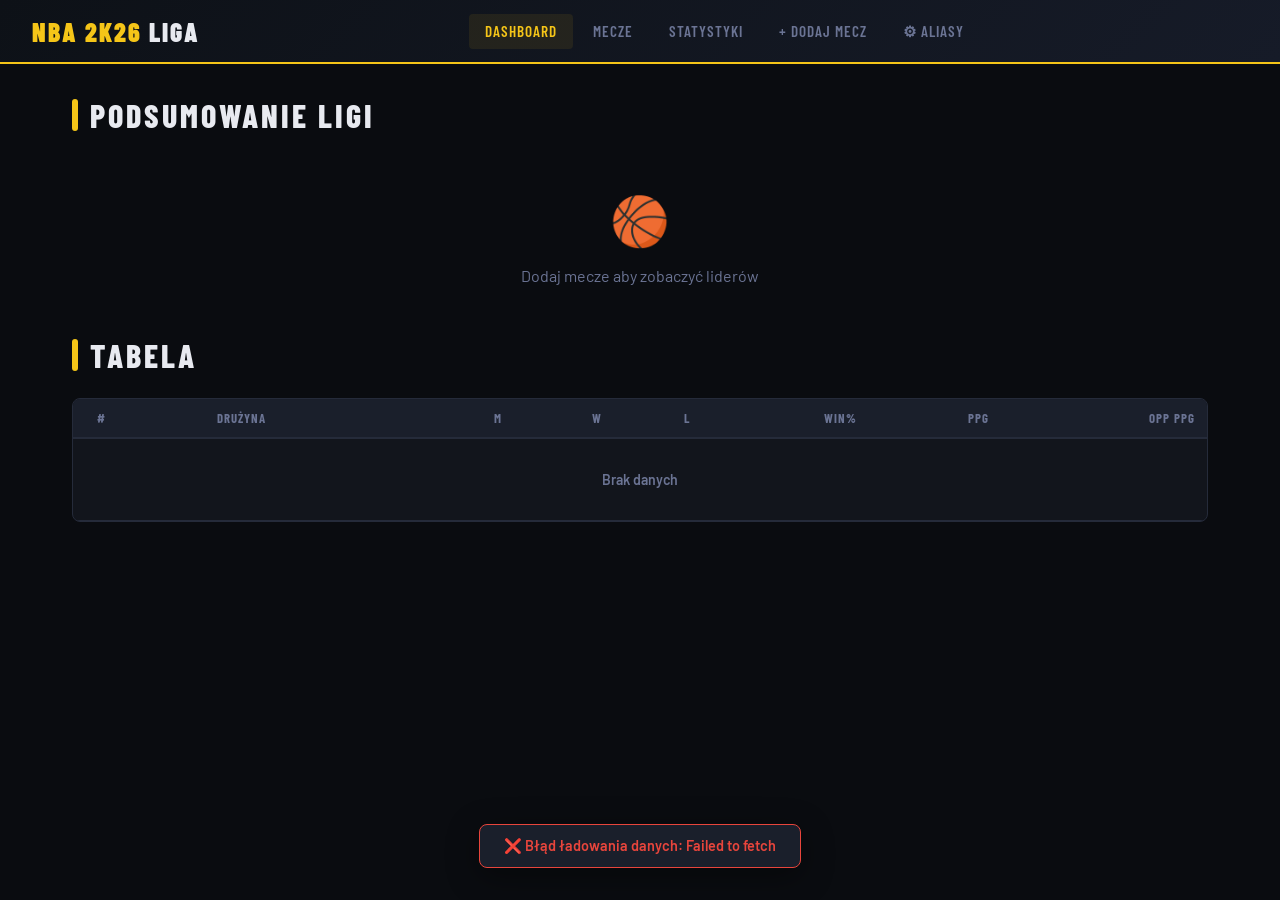
<file: nba2k-liga (23).html>
<!DOCTYPE html><!-- v1772545680 -->
<html lang="pl">
<head>
<meta charset="UTF-8">
<meta name="viewport" content="width=device-width, initial-scale=1.0">
<title>NBA 2K26 Liga</title>
<link href="https://fonts.googleapis.com/css2?family=Barlow+Condensed:wght@400;600;700;800;900&family=Barlow:wght@400;500;600&display=swap" rel="stylesheet">
<style>
  :root {
    --bg: #0a0c10;
    --surface: #12151c;
    --surface2: #1a1f2b;
    --border: #252b3a;
    --accent: #f5c518;
    --accent2: #e8453c;
    --text: #e8eaf0;
    --muted: #6b7494;
    --win: #2ecc71;
    --loss: #e8453c;
    --grade-a: #f5c518;
    --grade-b: #4fc3f7;
    --grade-c: #ff8a65;
  }
  * { box-sizing: border-box; margin: 0; padding: 0; }
  body {
    background: var(--bg);
    color: var(--text);
    font-family: 'Barlow', sans-serif;
    min-height: 100vh;
  }

  /* HEADER */
  header {
    background: linear-gradient(135deg, #0d1117 0%, #161b28 100%);
    border-bottom: 2px solid var(--accent);
    padding: 0 2rem;
    display: flex;
    align-items: center;
    justify-content: space-between;
    height: 64px;
    position: sticky;
    top: 0;
    z-index: 100;
  }
  .logo {
    font-family: 'Barlow Condensed', sans-serif;
    font-weight: 900;
    font-size: 1.6rem;
    letter-spacing: 2px;
    color: var(--accent);
    text-transform: uppercase;
  }
  .logo span { color: var(--text); }
  nav { display: flex; gap: 0.25rem; }
  nav button {
    background: none;
    border: none;
    color: var(--muted);
    font-family: 'Barlow Condensed', sans-serif;
    font-weight: 600;
    font-size: 0.95rem;
    letter-spacing: 1px;
    text-transform: uppercase;
    padding: 0.5rem 1rem;
    cursor: pointer;
    border-radius: 4px;
    transition: all 0.2s;
  }
  nav button:hover, nav button.active {
    color: var(--accent);
    background: rgba(245,197,24,0.08);
  }

  /* MAIN */
  main { max-width: 1200px; margin: 0 auto; padding: 2rem; }

  /* VIEWS */
  .view { display: none; }
  .view.active { display: block; animation: fadeIn 0.3s ease; }
  @keyframes fadeIn { from { opacity:0; transform:translateY(8px); } to { opacity:1; transform:translateY(0); } }

  /* SECTION TITLE */
  .section-title {
    font-family: 'Barlow Condensed', sans-serif;
    font-weight: 800;
    font-size: 2rem;
    letter-spacing: 3px;
    text-transform: uppercase;
    color: var(--text);
    margin-bottom: 1.5rem;
    display: flex;
    align-items: center;
    gap: 0.75rem;
  }
  .section-title::before {
    content: '';
    display: block;
    width: 6px;
    height: 2rem;
    background: var(--accent);
    border-radius: 3px;
  }

  /* CARDS */
  .card {
    background: var(--surface);
    border: 1px solid var(--border);
    border-radius: 8px;
    padding: 1.5rem;
    margin-bottom: 1.5rem;
  }

  /* UPLOAD ZONE */
  .upload-zone {
    border: 2px dashed var(--border);
    border-radius: 12px;
    padding: 3rem 2rem;
    text-align: center;
    cursor: pointer;
    transition: all 0.3s;
    background: var(--surface);
    position: relative;
  }
  .upload-zone:hover, .upload-zone.dragover {
    border-color: var(--accent);
    background: rgba(245,197,24,0.04);
  }
  .upload-zone input { position: absolute; inset: 0; opacity: 0; cursor: pointer; width: 100%; height: 100%; }
  .upload-icon { font-size: 3rem; margin-bottom: 0.75rem; }
  .upload-zone h3 {
    font-family: 'Barlow Condensed', sans-serif;
    font-size: 1.3rem;
    font-weight: 700;
    letter-spacing: 1px;
    color: var(--text);
    margin-bottom: 0.5rem;
  }
  .upload-zone p { color: var(--muted); font-size: 0.9rem; }

  /* FORM ELEMENTS */
  label { display: block; font-size: 0.8rem; font-weight: 600; letter-spacing: 1px; text-transform: uppercase; color: var(--muted); margin-bottom: 0.4rem; margin-top: 1rem; }
  input, select, textarea {
    width: 100%;
    background: var(--surface2);
    border: 1px solid var(--border);
    border-radius: 6px;
    color: var(--text);
    font-family: 'Barlow', sans-serif;
    font-size: 0.95rem;
    padding: 0.6rem 0.9rem;
    outline: none;
    transition: border-color 0.2s;
  }
  input:focus, select:focus { border-color: var(--accent); }
  select option { background: var(--surface2); }

  /* BUTTONS */
  .btn {
    font-family: 'Barlow Condensed', sans-serif;
    font-weight: 700;
    letter-spacing: 1.5px;
    text-transform: uppercase;
    font-size: 0.95rem;
    padding: 0.7rem 1.5rem;
    border: none;
    border-radius: 6px;
    cursor: pointer;
    transition: all 0.2s;
    display: inline-flex;
    align-items: center;
    gap: 0.5rem;
  }
  .btn-primary { background: var(--accent); color: #000; }
  .btn-primary:hover { background: #ffd600; transform: translateY(-1px); }
  .btn-danger { background: var(--accent2); color: #fff; }
  .btn-danger:hover { background: #ff5c54; }
  .btn-ghost { background: transparent; color: var(--muted); border: 1px solid var(--border); }
  .btn-ghost:hover { border-color: var(--accent); color: var(--accent); }
  .btn:disabled { opacity: 0.4; cursor: not-allowed; transform: none !important; }
  .btn-row { display: flex; gap: 0.75rem; margin-top: 1.25rem; flex-wrap: wrap; }

  /* SPINNER */
  @keyframes spin { to { transform: rotate(360deg); } }
  .spinner { width: 18px; height: 18px; border: 2px solid rgba(0,0,0,0.3); border-top-color: #000; border-radius: 50%; animation: spin 0.7s linear infinite; }

  /* STATUS */
  .status-box {
    border-radius: 8px;
    padding: 1rem 1.25rem;
    font-size: 0.9rem;
    margin-top: 1rem;
    display: none;
  }
  .status-box.show { display: block; }
  .status-box.info { background: rgba(79,195,247,0.1); border: 1px solid rgba(79,195,247,0.3); color: #4fc3f7; }
  .status-box.success { background: rgba(46,204,113,0.1); border: 1px solid rgba(46,204,113,0.3); color: var(--win); }
  .status-box.error { background: rgba(232,69,60,0.1); border: 1px solid rgba(232,69,60,0.3); color: var(--loss); }

  /* PREVIEW */
  #screenshot-preview { max-width: 100%; border-radius: 8px; margin-top: 1rem; display: none; border: 1px solid var(--border); }

  /* MATCH LIST */
  .matches-grid { display: flex; flex-direction: column; gap: 1rem; }
  .match-card {
    background: var(--surface);
    border: 1px solid var(--border);
    border-radius: 10px;
    padding: 1.25rem 1.5rem;
    display: grid;
    grid-template-columns: 1fr auto 1fr;
    align-items: center;
    gap: 1.5rem;
    transition: border-color 0.2s;
    cursor: pointer;
  }
  .match-card:hover { border-color: var(--accent); }
  .team-side { display: flex; flex-direction: column; gap: 0.25rem; }
  .team-side.right { text-align: right; }
  .team-name {
    font-family: 'Barlow Condensed', sans-serif;
    font-weight: 700;
    font-size: 1.15rem;
    letter-spacing: 1px;
    text-transform: uppercase;
  }
  .team-score {
    font-family: 'Barlow Condensed', sans-serif;
    font-weight: 900;
    font-size: 2.5rem;
    line-height: 1;
    color: var(--text);
  }
  .team-score.winner { color: var(--accent); }
  .match-meta { text-align: center; }
  .match-date { color: var(--muted); font-size: 0.8rem; letter-spacing: 0.5px; }
  .vs-badge {
    background: var(--surface2);
    border: 1px solid var(--border);
    border-radius: 50%;
    width: 40px; height: 40px;
    display: flex; align-items: center; justify-content: center;
    font-family: 'Barlow Condensed', sans-serif;
    font-weight: 800;
    font-size: 0.85rem;
    color: var(--muted);
    margin: 0.5rem auto;
  }

  /* STATS TABLE */
  .stats-table-wrap { overflow-x: auto; }
  table {
    width: 100%;
    border-collapse: collapse;
    font-size: 0.88rem;
  }
  thead tr {
    background: var(--surface2);
    border-bottom: 2px solid var(--border);
  }
  th {
    font-family: 'Barlow Condensed', sans-serif;
    font-weight: 700;
    font-size: 0.8rem;
    letter-spacing: 1px;
    text-transform: uppercase;
    color: var(--muted);
    padding: 0.7rem 0.75rem;
    text-align: right;
    white-space: nowrap;
  }
  th:first-child { text-align: left; }
  td {
    padding: 0.6rem 0.75rem;
    text-align: right;
    border-bottom: 1px solid var(--border);
    white-space: nowrap;
  }
  td:first-child { text-align: left; font-weight: 600; }
  tr:hover td { background: rgba(255,255,255,0.02); }
  #stats-body tr { cursor: pointer; }
  #stats-body tr:hover td { background: rgba(245,197,24,0.04); }
  .player-name { display: flex; align-items: center; gap: 0.5rem; }

  /* GRADE BADGE */
  .grade {
    font-family: 'Barlow Condensed', sans-serif;
    font-weight: 800;
    font-size: 0.95rem;
    padding: 0.15rem 0.5rem;
    border-radius: 4px;
    display: inline-block;
  }
  .grade-A, .grade-Ap { background: rgba(245,197,24,0.15); color: var(--grade-a); }
  .grade-B, .grade-Bp, .grade-Bm { background: rgba(79,195,247,0.15); color: var(--grade-b); }
  .grade-C, .grade-Cp, .grade-Cm { background: rgba(255,138,101,0.15); color: var(--grade-c); }
  .grade-Am { background: rgba(245,197,24,0.12); color: var(--grade-a); }

  /* STANDINGS */
  .standings-table td:first-child { font-weight: 700; }
  .rank-num {
    font-family: 'Barlow Condensed', sans-serif;
    font-weight: 900;
    font-size: 1.1rem;
    color: var(--muted);
    width: 2rem;
  }
  .rank-1 { color: var(--accent); }
  .rank-2 { color: #ccc; }
  .rank-3 { color: #cd7f32; }

  /* MODAL */
  .modal-overlay {
    position: fixed;
    inset: 0;
    background: rgba(0,0,0,0.85);
    z-index: 200;
    display: none;
    align-items: center;
    justify-content: center;
    padding: 1rem;
  }
  .modal-overlay.open { display: flex; }
  .modal {
    background: var(--surface);
    border: 1px solid var(--border);
    border-radius: 12px;
    max-width: 900px;
    width: 100%;
    max-height: 90vh;
    overflow-y: auto;
    padding: 2rem;
    position: relative;
  }
  .modal-close {
    position: absolute;
    top: 1rem; right: 1rem;
    background: none;
    border: none;
    color: var(--muted);
    font-size: 1.5rem;
    cursor: pointer;
    line-height: 1;
  }
  .modal-close:hover { color: var(--text); }

  /* TEAM HEADER IN MODAL */
  .modal-score-row {
    display: flex;
    align-items: center;
    justify-content: space-between;
    margin-bottom: 1.5rem;
    padding-bottom: 1.5rem;
    border-bottom: 1px solid var(--border);
  }
  .modal-team { font-family: 'Barlow Condensed', sans-serif; font-weight: 800; font-size: 1.5rem; text-transform: uppercase; letter-spacing: 2px; }
  .modal-score-big { font-family: 'Barlow Condensed', sans-serif; font-weight: 900; font-size: 3rem; color: var(--accent); }

  /* QUARTER ROW */
  .quarters { display: flex; gap: 0.5rem; margin-top: 0.25rem; }
  .q-box { background: var(--surface2); border-radius: 4px; padding: 0.2rem 0.5rem; font-size: 0.75rem; color: var(--muted); font-weight: 600; }

  /* TABS */
  .tabs { display: flex; gap: 0.25rem; margin-bottom: 1.5rem; border-bottom: 1px solid var(--border); }
  .tab-btn {
    background: none; border: none;
    font-family: 'Barlow Condensed', sans-serif;
    font-weight: 700; font-size: 0.9rem;
    letter-spacing: 1px; text-transform: uppercase;
    color: var(--muted); padding: 0.6rem 1rem;
    cursor: pointer; border-bottom: 2px solid transparent;
    margin-bottom: -1px; transition: all 0.2s;
  }
  .tab-btn:hover { color: var(--text); }
  .tab-btn.active { color: var(--accent); border-bottom-color: var(--accent); }
  .tab-content { display: none; }
  .tab-content.active { display: block; }

  /* FILTERS */
  .filters { display: flex; gap: 0.75rem; flex-wrap: wrap; margin-bottom: 1.25rem; align-items: flex-end; }
  .filters > div { flex: 1; min-width: 150px; }
  .filters label { margin-top: 0; }

  /* SORT ICONS */
  .sort-icon { font-size: 0.7rem; color: var(--accent); margin-left: 2px; }
  #stats-thead th:hover { color: var(--text) !important; background: rgba(255,255,255,0.03); }
  #stats-thead th { transition: color 0.15s, background 0.15s; }

  /* LEADER CARD */
  .leaders-grid { display: grid; grid-template-columns: repeat(auto-fill, minmax(200px, 1fr)); gap: 1rem; }
  .leader-card {
    background: var(--surface2);
    border: 1px solid var(--border);
    border-radius: 8px;
    padding: 1rem;
    text-align: center;
  }
  .leader-stat-name { font-size: 0.75rem; font-weight: 600; letter-spacing: 1px; text-transform: uppercase; color: var(--muted); margin-bottom: 0.5rem; }
  .leader-value { font-family: 'Barlow Condensed', sans-serif; font-weight: 900; font-size: 2rem; color: var(--accent); }
  .leader-player { font-weight: 600; font-size: 0.9rem; margin-top: 0.25rem; }
  .leader-team { font-size: 0.75rem; color: var(--muted); }

  /* EMPTY STATE */
  .empty {
    text-align: center;
    padding: 4rem 2rem;
    color: var(--muted);
  }
  .empty .icon { font-size: 3rem; margin-bottom: 1rem; }
  .empty h3 { font-family: 'Barlow Condensed', sans-serif; font-size: 1.4rem; font-weight: 700; letter-spacing: 1px; color: var(--text); margin-bottom: 0.5rem; }

  /* SCROLLBAR */
  ::-webkit-scrollbar { width: 6px; height: 6px; }
  ::-webkit-scrollbar-track { background: var(--bg); }
  ::-webkit-scrollbar-thumb { background: var(--border); border-radius: 3px; }

  /* ── TABLET ── */
  @media (max-width: 900px) {
    .leaders-grid { grid-template-columns: repeat(3, 1fr); }
    .filters { flex-direction: column; }
  }

  /* ── MOBILE ── */
  @media (max-width: 640px) {
    /* Header */
    header {
      height: auto;
      padding: 0.6rem 1rem;
      flex-wrap: wrap;
      gap: 0.5rem;
    }
    .logo { font-size: 1.2rem; }
    nav {
      width: 100%;
      overflow-x: auto;
      -webkit-overflow-scrolling: touch;
      scrollbar-width: none;
      gap: 0;
      padding-bottom: 2px;
    }
    nav::-webkit-scrollbar { display: none; }
    nav button {
      font-size: 0.75rem;
      padding: 0.4rem 0.65rem;
      white-space: nowrap;
    }
    #logout-btn, #baza-btn { font-size: 0.7rem; padding: 0.3rem 0.6rem; }

    /* Main */
    main { padding: 0.75rem; }
    .section-title { font-size: 1.4rem; }
    .card { padding: 1rem; }

    /* Match cards */
    .match-card {
      grid-template-columns: 1fr auto 1fr;
      gap: 0.5rem;
      padding: 0.85rem 0.75rem;
    }
    .team-name { font-size: 0.85rem; }
    .team-score { font-size: 1.8rem; }
    .q-box { font-size: 0.65rem; padding: 0.15rem 0.35rem; }
    .vs-badge { width: 32px; height: 32px; font-size: 0.75rem; }
    .match-date { font-size: 0.7rem; }

    /* Modal */
    .modal { padding: 1.25rem; }
    .modal-score-row {
      flex-direction: column;
      gap: 0.75rem;
      align-items: flex-start;
    }
    .modal-score-row > div:last-child { text-align: left !important; }
    .modal-team { font-size: 1.1rem; }
    .modal-score-big { font-size: 2rem; }

    /* Stats table - make scrollable */
    .stats-table-wrap { overflow-x: auto; -webkit-overflow-scrolling: touch; }
    table { min-width: 600px; }
    th, td { padding: 0.5rem 0.5rem; font-size: 0.78rem; }

    /* Leaders grid */
    .leaders-grid { grid-template-columns: repeat(2, 1fr); gap: 0.75rem; }
    .leader-value { font-size: 1.6rem; }
    .leader-card { padding: 0.75rem; }

    /* Standings table */
    #standings-body td, #standings-body th { white-space: nowrap; }

    /* Filters */
    .filters { flex-direction: column; gap: 0.5rem; }
    .filters > div { min-width: unset; }

    /* Upload zone */
    .upload-zone { padding: 2rem 1rem; }
    .upload-icon { font-size: 2rem; }
    .upload-zone h3 { font-size: 1rem; }

    /* Buttons */
    .btn { font-size: 0.85rem; padding: 0.6rem 1rem; }
    .btn-row { flex-direction: column; }
    .btn-row .btn { width: 100%; justify-content: center; }

    /* Setup box */
    .setup-box { padding: 1.5rem 1.25rem; }
    .setup-title { font-size: 1.3rem; }

    /* Parsed preview - stack teams vertically */
    #parsed-match-preview > div { grid-template-columns: 1fr !important; }

    /* Tabs */
    .tabs { overflow-x: auto; }
    .tab-btn { font-size: 0.8rem; padding: 0.5rem 0.75rem; white-space: nowrap; }

    /* Quarter boxes in modal */
    .quarters { flex-wrap: wrap; gap: 0.25rem; }
  }

  @media (max-width: 380px) {
    .match-card { grid-template-columns: 1fr; text-align: center; }
    .team-side.right { text-align: center; }
    .team-side.right .quarters { justify-content: center; }
    .leaders-grid { grid-template-columns: 1fr 1fr; }
  }

  /* LOGIN MODAL */
  .login-box {
    background: var(--surface);
    border: 1px solid var(--border);
    border-radius: 16px;
    padding: 2.5rem 2rem;
    width: 100%; max-width: 380px;
    text-align: center;
  }
  .login-logo {
    font-family: 'Barlow Condensed', sans-serif;
    font-weight: 900; font-size: 2rem;
    letter-spacing: 3px; color: var(--accent);
    text-transform: uppercase; margin-bottom: 0.25rem;
  }
  .login-sub { color: var(--muted); font-size: 0.9rem; margin-bottom: 2rem; }
  .login-box input {
    text-align: center; font-size: 1.1rem;
    letter-spacing: 4px; margin-bottom: 1rem;
  }
  .login-error { color: var(--loss); font-size: 0.85rem; margin-top: 0.5rem; min-height: 1.2rem; }
  @keyframes shake {
    0%,100%{transform:translateX(0)} 20%,60%{transform:translateX(-8px)} 40%,80%{transform:translateX(8px)}
  }
  .shake { animation: shake 0.4s ease; }

  /* TOAST */
  .toast {
    position: fixed; bottom: 2rem; left: 50%; transform: translateX(-50%) translateY(100px);
    background: var(--surface2); border: 1px solid var(--border);
    color: var(--text); padding: 0.75rem 1.5rem; border-radius: 8px;
    font-weight: 600; font-size: 0.9rem; z-index: 9999;
    transition: transform 0.3s ease; white-space: nowrap;
    box-shadow: 0 8px 32px rgba(0,0,0,0.4);
  }
  .toast.show { transform: translateX(-50%) translateY(0); }
  .toast-success { border-color: var(--win); color: var(--win); }
  .toast-error { border-color: var(--loss); color: var(--loss); }

  /* GLOBAL LOADER */
  #global-loader {
    position: fixed; inset: 0; z-index: 8000;
    background: rgba(10,12,16,0.85);
    display: none; align-items: center; justify-content: center;
    flex-direction: column; gap: 1rem;
  }
  .loader-spinner { width: 48px; height: 48px; border: 3px solid var(--border); border-top-color: var(--accent); border-radius: 50%; animation: spin 0.8s linear infinite; }
  .loader-text { font-family: 'Barlow Condensed', sans-serif; font-weight: 700; letter-spacing: 2px; color: var(--muted); font-size: 0.9rem; text-transform: uppercase; }

  /* SETUP MODAL */
  .setup-box {
    background: var(--surface);
    border: 1px solid var(--accent);
    border-radius: 16px;
    padding: 2.5rem 2rem;
    width: 100%; max-width: 480px;
  }
  .setup-title { font-family: 'Barlow Condensed', sans-serif; font-weight: 900; font-size: 1.6rem; letter-spacing: 2px; text-transform: uppercase; margin-bottom: 0.25rem; }
  .setup-sub { color: var(--muted); font-size: 0.88rem; margin-bottom: 1.5rem; line-height: 1.5; }
  .step-badge { display: inline-block; background: var(--accent); color: #000; font-family: 'Barlow Condensed', sans-serif; font-weight: 800; font-size: 0.75rem; padding: 0.1rem 0.5rem; border-radius: 3px; margin-right: 0.4rem; letter-spacing: 1px; }

</style>
</head>
<body>

<!-- GLOBAL LOADER -->
<div id="global-loader" style="display:none">
  <div class="loader-spinner"></div>
  <div class="loader-text">Ładowanie danych...</div>
</div>

<!-- TOAST -->
<div class="toast" id="toast"></div>

<!-- SETUP MODAL (first run) -->
<div class="modal-overlay" id="setup-modal" style="display:none">
  <div class="setup-box">
    <div class="setup-title">🏀 Konfiguracja</div>
    <div class="setup-sub">Aby dane meczów były dostępne dla wszystkich, podłącz bazę danych JSONBin.io.<br>Dane zostaną zapisane tylko w Twojej przeglądarce.</div>

    <div style="background:var(--surface2);border-radius:8px;padding:1rem;margin-bottom:1.25rem;font-size:0.85rem;line-height:1.7;color:var(--muted)">
      <div><span class="step-badge">1</span> Wejdź na <strong style="color:var(--text)">jsonbin.io</strong> i załóż darmowe konto</div>
      <div><span class="step-badge">2</span> Kliknij <strong style="color:var(--text)">API Keys</strong> → skopiuj <strong style="color:var(--text)">Master Key</strong></div>
      <div><span class="step-badge">3</span> Kliknij <strong style="color:var(--text)">Bins → New Bin</strong>, wklej <code style="color:var(--accent)">{"matches":[],"aliases":{}}</code> i zapisz</div>
      <div><span class="step-badge">4</span> Skopiuj <strong style="color:var(--text)">Bin ID</strong> z URL</div>
    </div>

    <label>Master Key <span style="color:var(--muted);font-weight:400">(tylko w Twojej przeglądarce)</span></label>
    <input type="password" id="setup-key" placeholder="$2b$10$...">

    <label style="margin-top:0.75rem">Bin ID</label>
    <input type="text" id="setup-bin" placeholder="np. 64f3a1b2c3d4e5f6a7b8c9d0">

    <div style="border-top:1px solid var(--border);margin:1.25rem 0"></div>
    <div style="background:var(--surface2);border-radius:8px;padding:0.75rem 1rem;margin-bottom:1rem;font-size:0.85rem;color:var(--muted);line-height:1.6">
      <span class="step-badge">5</span> Wejdź na <strong style="color:var(--text)">console.anthropic.com</strong> → <strong style="color:var(--text)">API Keys</strong> → utwórz nowy klucz
    </div>
    <label>Anthropic API Key <span style="color:var(--muted);font-weight:400">(tylko w Twojej przeglądarce)</span></label>
    <input type="password" id="setup-anthropic" placeholder="sk-ant-...">

    <div id="setup-error" style="color:var(--loss);font-size:0.85rem;margin-top:0.75rem;min-height:1.2rem"></div>

    <button class="btn btn-primary" style="width:100%;justify-content:center;margin-top:1rem" onclick="saveSetup()">
      <span id="setup-btn-text">✅ Zapisz i połącz</span>
    </button>
  </div>
</div>



<header>
  <div class="logo">NBA 2K26 <span>Liga</span></div>
  <nav>
    <button class="active" onclick="showView('dashboard')">Dashboard</button>
    <button onclick="showView('matches')">Mecze</button>
    <button onclick="showView('stats')">Statystyki</button>
    <button onclick="showView('add-match')">+ Dodaj Mecz</button>
    <button onclick="showView('aliases')">⚙ Aliasy</button>
  </nav>
  <div style="display:flex;gap:0.5rem;align-items:center">
    <button id="logout-btn" class="btn btn-ghost" onclick="logout()" style="display:none;font-size:0.8rem;padding:0.35rem 0.8rem">🔓 Wyloguj</button>
    <button id="baza-btn" class="btn btn-ghost" onclick="openSetupModal()" style="display:none;font-size:0.8rem;padding:0.35rem 0.8rem" title="Zmień konfigurację bazy danych">⚙ Baza</button>
  </div>
</header>

<main>

  <!-- DASHBOARD -->
  <div id="view-dashboard" class="view active">
    <div class="section-title">Podsumowanie Ligi</div>
    <div class="leaders-grid" id="leaders-grid">
      <div class="empty" style="grid-column:1/-1;padding:2rem"><div class="icon">🏀</div><p>Dodaj mecze aby zobaczyć liderów</p></div>
    </div>
    <br>
    <div class="section-title">Tabela</div>
    <div class="card" style="padding:0;overflow:hidden">
      <div class="stats-table-wrap">
        <table style="min-width:500px">
          <thead><tr>
            <th style="text-align:left; padding-left:1.5rem">#</th>
            <th style="text-align:left">Drużyna</th>
            <th>M</th><th>W</th><th>L</th><th>WIN%</th><th>PPG</th><th>OPP PPG</th>
          </tr></thead>
          <tbody id="standings-body">
            <tr><td colspan="8" style="text-align:center;padding:2rem;color:var(--muted)">Brak danych</td></tr>
          </tbody>
        </table>
      </div>
    </div>
  </div>

  <!-- MATCHES -->
  <div id="view-matches" class="view">
    <div class="section-title">Wyniki Meczów</div>
    <div class="matches-grid" id="matches-list">
      <div class="empty"><div class="icon">📋</div><h3>Brak meczów</h3><p>Dodaj pierwszy mecz klikając "+ Dodaj Mecz"</p></div>
    </div>
  </div>

  <!-- STATS -->
  <div id="view-stats" class="view">
    <div class="section-title">Statystyki Zawodników</div>
    <div class="filters">
      <div><label>Drużyna</label><select id="filter-team" onchange="renderStats()"><option value="">Wszystkie</option></select></div>

    </div>
    <div class="card" style="padding:0">
      <div class="stats-table-wrap">
        <table>
          <thead><tr id="stats-thead">
            <th style="text-align:left; padding-left:1rem; cursor:pointer; user-select:none" onclick="sortByCol('name')"><span>Zawodnik</span><span id="sort-icon-name" class="sort-icon"></span></th>
            <th style="text-align:left; cursor:pointer; user-select:none" onclick="sortByCol('team')"><span>Drużyna</span><span id="sort-icon-team" class="sort-icon"></span></th>
            <th style="cursor:pointer;user-select:none" onclick="sortByCol('gp')">GP<span id="sort-icon-gp" class="sort-icon"></span></th>
            <th style="cursor:pointer;user-select:none" onclick="sortByCol('avggrade')">GRD<span id="sort-icon-avggrade" class="sort-icon"></span></th>
            <th style="cursor:pointer;user-select:none" onclick="sortByCol('pts')">PTS<span id="sort-icon-pts" class="sort-icon"></span></th>
            <th style="cursor:pointer;user-select:none" onclick="sortByCol('reb')">REB<span id="sort-icon-reb" class="sort-icon"></span></th>
            <th style="cursor:pointer;user-select:none" onclick="sortByCol('ast')">AST<span id="sort-icon-ast" class="sort-icon"></span></th>
            <th style="cursor:pointer;user-select:none" onclick="sortByCol('stl')">STL<span id="sort-icon-stl" class="sort-icon"></span></th>
            <th style="cursor:pointer;user-select:none" onclick="sortByCol('blk')">BLK<span id="sort-icon-blk" class="sort-icon"></span></th>
            <th style="cursor:pointer;user-select:none" onclick="sortByCol('to')">TO<span id="sort-icon-to" class="sort-icon"></span></th>
            <th style="cursor:pointer;user-select:none" onclick="sortByCol('fgpct')">FG%<span id="sort-icon-fgpct" class="sort-icon"></span></th>
            <th style="cursor:pointer;user-select:none" onclick="sortByCol('tppct')">3P%<span id="sort-icon-tppct" class="sort-icon"></span></th>
            <th style="cursor:pointer;user-select:none" onclick="sortByCol('ftpct')">FT%<span id="sort-icon-ftpct" class="sort-icon"></span></th>
          </tr></thead>
          <tbody id="stats-body">
            <tr><td colspan="12" style="text-align:center;padding:2rem;color:var(--muted)">Brak danych</td></tr>
          </tbody>
        </table>
      </div>
    </div>
  </div>

  <!-- ADD MATCH -->
  <div id="view-add-match" class="view">
    <div class="section-title">Dodaj Mecz</div>
    <div class="card">
      <p style="color:var(--muted);margin-bottom:1.5rem;font-size:0.95rem">Wgraj screenshot z ekranu Game Stats — AI automatycznie odczyta wszystkie statystyki.</p>

      <div class="upload-zone" id="upload-zone">
        <input type="file" accept="image/*" id="screenshot-input" onchange="handleFileSelect(this)">
        <div class="upload-icon">📸</div>
        <h3>Wgraj Screenshot z Meczu</h3>
        <p>Kliknij lub przeciągnij plik · PNG, JPG, WebP</p>
      </div>

      <img id="screenshot-preview" alt="Podgląd screenshota">

      <div style="display:grid;grid-template-columns:1fr 1fr;gap:1rem;margin-top:1.25rem">
        <div>
          <label>Data Meczu</label>
          <input type="date" id="match-date" value="">
        </div>
        <div>
          <label>Opcjonalna notatka</label>
          <input type="text" id="match-note" placeholder="np. Faza grupowa, runda 1...">
        </div>
      </div>

      <div class="btn-row">
        <button class="btn btn-primary" id="parse-btn" onclick="parseScreenshot()" disabled>
          <span id="parse-btn-text">🤖 Analizuj Screenshot</span>
        </button>
        <button class="btn btn-ghost" onclick="clearForm()">Wyczyść</button>
      </div>

      <div class="status-box" id="status-box"></div>
    </div>

    <!-- PARSED RESULT EDITOR -->
    <div id="parsed-result" style="display:none">
      <div class="section-title" style="margin-top:2rem">Sprawdź i Zapisz</div>
      <div class="card">
        <p style="color:var(--muted);font-size:0.9rem;margin-bottom:1.25rem">AI odczytał poniższe dane. Sprawdź, popraw jeśli trzeba, a następnie zapisz mecz.</p>
        <div id="parsed-match-preview"></div>
        <div class="btn-row">
          <button class="btn btn-primary" onclick="saveMatch()">✅ Zapisz Mecz</button>
          <button class="btn btn-ghost" onclick="document.getElementById('parsed-result').style.display='none'">Anuluj</button>
        </div>
      </div>
    </div>
  </div>


  <!-- ALIASES VIEW -->
  <div id="view-aliases" class="view">
    <div class="section-title">Korekty Nazw Zawodników</div>
    <div class="card">
      <p style="color:var(--muted);font-size:0.9rem;margin-bottom:1.5rem">Jeśli AI błędnie rozpoznaje nazwę zawodnika, dodaj tu korektę. Przy każdej nowej analizie screenshota błędna nazwa zostanie automatycznie zastąpiona poprawną.</p>
      <div style="display:grid;grid-template-columns:1fr 1fr auto;gap:0.75rem;align-items:end;margin-bottom:1rem">
        <div>
          <label>Błędna nazwa (jak AI rozpoznaje)</label>
          <input type="text" id="alias-wrong" placeholder="np. JoseiMatzura">
        </div>
        <div>
          <label>Poprawna nazwa</label>
          <input type="text" id="alias-correct" placeholder="np. JosefMatzura">
        </div>
        <button class="btn btn-primary" onclick="addAlias()">Dodaj</button>
      </div>
      <div id="aliases-list"></div>
      <div style="margin-top:1.5rem;padding-top:1.5rem;border-top:1px solid var(--border)">
        <div style="font-family:'Barlow Condensed',sans-serif;font-weight:700;font-size:1rem;letter-spacing:1px;margin-bottom:0.5rem">Zastosuj do zapisanych meczów</div>
        <p style="color:var(--muted);font-size:0.85rem;margin-bottom:0.75rem">Kliknij aby poprawić nazwy we wszystkich już zapisanych meczach według powyższych korekt.</p>
        <button class="btn btn-primary" onclick="applyAliasesToAllMatches()">🔧 Popraw wszystkie mecze</button>
        <span id="fix-result" style="margin-left:1rem;font-size:0.85rem;color:var(--win)"></span>
      </div>
    </div>
  </div>

</main>

<!-- MATCH DETAIL MODAL -->
<div class="modal-overlay" id="match-modal" onclick="if(event.target===this)closeModal()">
  <div class="modal">
    <button class="modal-close" onclick="closeModal()">✕</button>
    <div id="modal-content"></div>
  </div>
</div>

<script>
// ═══════════════════════════════════════════════════════════════
// DATA STORE
// ═══════════════════════════════════════════════════════════════
let matches = [];
let aliases = JSON.parse(localStorage.getItem('nba2k_aliases') || '{}'); // { "wrong": "correct" }
// Public read credentials (embedded for all visitors)
const PUBLIC_JB_KEY = '$2a$10$4PQ8y05G/YxgLAIC2nzIluA1wSN0X9pFkyieeRJHLX3Rjsg6t4YeS';
const PUBLIC_JB_BIN = '69a6c311ae596e708f5abaf8';

let jbKey = localStorage.getItem('nba2k_jb_key') || PUBLIC_JB_KEY;
let jbBin = localStorage.getItem('nba2k_jb_bin') || PUBLIC_JB_BIN;
let anthropicKey = localStorage.getItem('nba2k_anthropic_key') || '';
let pendingMatch = null;
let screenshotBase64 = null;
let screenshotMimeType = 'image/jpeg';

function addAlias() {
  const wrong = document.getElementById('alias-wrong').value.trim();
  const correct = document.getElementById('alias-correct').value.trim();
  if(!wrong || !correct) return;
  aliases[wrong] = correct;
  saveAliases();
  document.getElementById('alias-wrong').value = '';
  document.getElementById('alias-correct').value = '';
  renderAliases();
}

function removeAlias(wrong) {
  delete aliases[wrong];
  saveAliases();
  renderAliases();
}

function applyAliasesToAllMatches() {
  const changed = fixAllMatchesWithAliases();
  const el = document.getElementById('fix-result');
  if(changed > 0) {
    el.textContent = '✅ Poprawiono ' + changed + ' nazw!';
    renderStats();
  } else {
    el.textContent = 'Brak zmian do wprowadzenia.';
  }
  setTimeout(() => { if(el) el.textContent = ''; }, 3000);
}

function renderAliases() {
  const container = document.getElementById('aliases-list');
  if(!container) return;
  const entries = Object.entries(aliases);
  if(!entries.length) {
    container.innerHTML = '<p style="color:var(--muted);font-size:0.9rem;padding:1rem 0">Brak zdefiniowanych korekt.</p>';
    return;
  }
  container.innerHTML = `<table style="width:100%;border-collapse:collapse">
    <thead><tr>
      <th style="text-align:left;padding:0.6rem 0.75rem;font-size:0.75rem;letter-spacing:1px;color:var(--muted);text-transform:uppercase;border-bottom:1px solid var(--border)">Błędna nazwa</th>
      <th style="text-align:left;padding:0.6rem 0.75rem;font-size:0.75rem;letter-spacing:1px;color:var(--muted);text-transform:uppercase;border-bottom:1px solid var(--border)">Poprawna nazwa</th>
      <th style="border-bottom:1px solid var(--border)"></th>
    </tr></thead>
    <tbody>${entries.map(([w,c]) => `
      <tr>
        <td style="padding:0.6rem 0.75rem;border-bottom:1px solid var(--border);color:var(--loss)">${w}</td>
        <td style="padding:0.6rem 0.75rem;border-bottom:1px solid var(--border);color:var(--win);font-weight:600">${c}</td>
        <td style="padding:0.6rem 0.75rem;border-bottom:1px solid var(--border);text-align:right">
          <button onclick="removeAlias('${w}')" style="background:none;border:1px solid var(--border);color:var(--muted);border-radius:4px;padding:0.2rem 0.5rem;cursor:pointer;font-size:0.8rem" onmouseover="this.style.borderColor='var(--loss)';this.style.color='var(--loss)'" onmouseout="this.style.borderColor='var(--border)';this.style.color='var(--muted)'">✕ Usuń</button>
        </td>
      </tr>`).join('')}
    </tbody>
  </table>`;
}

async function saveData() {
  if(!jbKey || !jbBin) return;
  try {
    await fetch(`https://api.jsonbin.io/v3/b/${jbBin}`, {
      method: 'PUT',
      headers: { 'Content-Type': 'application/json', 'X-Master-Key': jbKey },
      body: JSON.stringify({ matches, aliases })
    });
  } catch(e) { console.error('Save error:', e); }
}

async function loadData() {
  if(!jbBin) return; // jbKey not required for public read
  try {
    showGlobalLoader(true);
    const headers = { 'Content-Type': 'application/json' };
    if(jbKey) headers['X-Master-Key'] = jbKey;
    const res = await fetch(`https://api.jsonbin.io/v3/b/${jbBin}/latest`, { headers });
    if(!res.ok) throw new Error('HTTP ' + res.status);
    const data = await res.json();
    matches = data.record?.matches || [];
    aliases = data.record?.aliases || {};
    localStorage.setItem('nba2k_aliases', JSON.stringify(aliases));
    renderDashboard();
    updateAuthUI();
  } catch(e) {
    console.error('Load error:', e);
    showToast('❌ Błąd ładowania danych: ' + e.message, 'error');
  } finally {
    showGlobalLoader(false);
  }
}

function showGlobalLoader(show) {
  let el = document.getElementById('global-loader');
  if(el) el.style.display = show ? 'flex' : 'none';
}

function showToast(msg, type='info') {
  let toast = document.getElementById('toast');
  if(!toast) return;
  toast.textContent = msg;
  toast.className = 'toast toast-' + type + ' show';
  setTimeout(() => toast.classList.remove('show'), 3500);
}

// Fix all player names in all saved matches using current aliases
function fixAllMatchesWithAliases() {
  let changed = 0;
  matches = matches.map(m => {
    [m.team1, m.team2].forEach(team => {
      if(team.players) team.players = team.players.map(p => {
        const fixed = applyAlias(p.name);
        if(fixed !== p.name) { changed++; p.name = fixed; }
        return p;
      });
    });
    return m;
  });
  if(changed > 0) {
    saveData();
    console.log('Fixed', changed, 'player names');
  }
  return changed;
}

function saveAliases() {
  localStorage.setItem('nba2k_aliases', JSON.stringify(aliases));
  saveData();
}

// Apply aliases to a name
function applyAlias(name) {
  const key = name.trim().toLowerCase();
  for(const [wrong, correct] of Object.entries(aliases)) {
    if(wrong.toLowerCase() === key) return correct;
  }
  return name;
}

// Apply aliases to all players in a match
function applyAliasesToMatch(match) {
  if(match.team1?.players) match.team1.players = match.team1.players.map(p => ({...p, name: applyAlias(p.name)}));
  if(match.team2?.players) match.team2.players = match.team2.players.map(p => ({...p, name: applyAlias(p.name)}));
  return match;
}

// ═══════════════════════════════════════════════════════════════
// NAVIGATION
// ═══════════════════════════════════════════════════════════════
function showView(id) {
  if(PROTECTED_VIEWS.includes(id)) {
    isLoggedIn().then(logged => {
      if(!logged) {
        pendingAuthView = id;
        document.getElementById('login-input').value = '';
        document.getElementById('login-error').textContent = '';
        document.getElementById('auth-modal').classList.add('open');
        setTimeout(() => document.getElementById('login-input').focus(), 100);
      } else {
        _doShowView(id);
      }
    });
    return;
  }
  _doShowView(id);
}

function _doShowView(id) {
  document.querySelectorAll('.view').forEach(v => v.classList.remove('active'));
  document.getElementById('view-' + id).classList.add('active');
  document.querySelectorAll('nav button').forEach((b,i) => {
    const ids = ['dashboard','matches','stats','add-match','aliases'];
    b.classList.toggle('active', ids[i] === id);
  });
  if(id==='dashboard') renderDashboard();
  if(id==='matches') renderMatches();
  if(id==='stats') { renderStats(); populateTeamFilter(); }
  if(id==='aliases') renderAliases();
  updateAuthUI();
}

// ═══════════════════════════════════════════════════════════════
// FILE HANDLING
// ═══════════════════════════════════════════════════════════════
function handleFileSelect(input) {
  const file = input.files[0];
  if(!file) return;
  const reader = new FileReader();
  reader.onload = e => {
    const dataUrl = e.target.result;
    screenshotBase64 = dataUrl.split(',')[1];
    // Auto-detect media type from data URL
    const mimeMatch = dataUrl.match(/data:([^;]+);/);
    screenshotMimeType = mimeMatch ? mimeMatch[1] : 'image/jpeg';
    console.log('Detected mime type:', screenshotMimeType);
    const preview = document.getElementById('screenshot-preview');
    preview.src = e.target.result;
    preview.style.display = 'block';
    document.getElementById('parse-btn').disabled = false;
    setStatus('info', '✓ Plik wgrany — kliknij "Analizuj Screenshot" aby odczytać statystyki.');
  };
  reader.readAsDataURL(file);
}

// Drag and drop
const uploadZone = document.getElementById('upload-zone');
uploadZone.addEventListener('dragover', e => { e.preventDefault(); uploadZone.classList.add('dragover'); });
uploadZone.addEventListener('dragleave', () => uploadZone.classList.remove('dragover'));
uploadZone.addEventListener('drop', e => {
  e.preventDefault();
  uploadZone.classList.remove('dragover');
  const file = e.dataTransfer.files[0];
  if(file) {
    const input = document.getElementById('screenshot-input');
    const dt = new DataTransfer();
    dt.items.add(file);
    input.files = dt.files;
    handleFileSelect(input);
  }
});

// ═══════════════════════════════════════════════════════════════
// AI PARSING
// ═══════════════════════════════════════════════════════════════
async function parseScreenshot() {
  if(!screenshotBase64) return;
  if(!anthropicKey) {
    setStatus('error', '❌ Brak klucza Anthropic API. Kliknij "⚙ Baza" w nagłówku aby skonfigurować.');
    return;
  }
  const btn = document.getElementById('parse-btn');
  const btnText = document.getElementById('parse-btn-text');
  btn.disabled = true;
  btnText.innerHTML = '<div class="spinner"></div> Analizuję...';
  setStatus('info', '🤖 AI analizuje screenshot, proszę czekać...');

  const prompt = `Analizuj ten screenshot z gry NBA 2K z ekranu "Game Stats".

BARDZO WAŻNE - NAZWY DRUŻYN: Nazwy drużyn to NIE są nicki zawodników. Szukaj ich w:
1. Nagłówku każdej sekcji tabeli (tekst nad listą zawodników, np. "Katowice Aliens PL", "Illegal Esports")
2. Logo/emblemat po lewej stronie ekranu - pod spodem często jest nazwa
3. Na górze/dole ekranu jako tytuły

Wyodrębnij WSZYSTKIE dane i zwróć WYŁĄCZNIE poprawny JSON (bez markdown, bez komentarzy):
{
  "team1": {
    "name": "PEŁNA NAZWA DRUŻYNY (nie nick gracza)",
    "score": 67,
    "quarters": [18, 17, 16, 16],
    "players": [
      {"name": "NickGracza", "grade": "B+", "pts": 24, "reb": 0, "ast": 9, "stl": 0, "blk": 0, "fouls": 0, "to": 3, "fgm": 7, "fga": 20, "tpm": 6, "tpa": 16, "ftm": 4, "fta": 4}
    ]
  },
  "team2": {
    "name": "PEŁNA NAZWA DRUŻYNY (nie nick gracza)",
    "score": 87,
    "quarters": [27, 16, 20, 24],
    "players": [{"name": "NickGracza", "grade": "A+", "pts": 40, "reb": 0, "ast": 11, "stl": 0, "blk": 0, "fouls": 0, "to": 2, "fgm": 15, "fga": 20, "tpm": 10, "tpa": 15, "ftm": 0, "fta": 0}]
  }
}
Użyj dokładnych liczb z ekranu. Jeśli coś nieczytelne, wstaw 0.`

  try {
    const response = await fetch('https://api.anthropic.com/v1/messages', {
      method: 'POST',
      headers: { 'Content-Type': 'application/json', 'anthropic-dangerous-direct-browser-access': 'true', 'x-api-key': anthropicKey, 'anthropic-version': '2023-06-01' },
      body: JSON.stringify({
        model: 'claude-sonnet-4-20250514',
        max_tokens: 4000,
        messages: [{
          role: 'user',
          content: [
            { type: 'image', source: { type: 'base64', media_type: screenshotMimeType, data: screenshotBase64 } },
            { type: 'text', text: prompt }
          ]
        }]
      })
    });

    const data = await response.json();
    console.log('API response:', JSON.stringify(data));

    // Check for API errors
    if(data.error) throw new Error('API Error: ' + data.error.message);
    if(!data.content || !data.content.length) throw new Error('Pusta odpowiedź API. Sprawdź konsolę.');

    const text = data.content.map(c => c.text||'').join('');
    console.log('Raw text:', text);
    setStatus('info', '📄 Odpowiedź AI otrzymana, parsowanie JSON...');

    // Robust JSON extraction
    const firstBrace = text.indexOf('{');
    const lastBrace = text.lastIndexOf('}');
    if(firstBrace === -1 || lastBrace === -1) {
      throw new Error('Brak JSON. Odpowiedź AI: ' + text.substring(0, 200));
    }
    const jsonStr = text.slice(firstBrace, lastBrace + 1);
    console.log('JSON to parse:', jsonStr);
    const parsed = JSON.parse(jsonStr);

    let rawMatch = {
      id: Date.now(),
      date: document.getElementById('match-date').value || new Date().toISOString().split('T')[0],
      note: document.getElementById('match-note').value,
      ...parsed
    };
    pendingMatch = applyAliasesToMatch(rawMatch);

    renderParsedPreview(pendingMatch);
    document.getElementById('parsed-result').style.display = 'block';
    setStatus('success', `✅ Odczytano statystyki! Drużyna ${parsed.team1.name} ${parsed.team1.score} - ${parsed.team2.score} ${parsed.team2.name}. Sprawdź dane poniżej.`);
  } catch(err) {
    console.error('Full error:', err);
    setStatus('error', '❌ ' + err.message);
  }

  btn.disabled = false;
  btnText.innerHTML = '🤖 Analizuj Ponownie';
}

// ═══════════════════════════════════════════════════════════════
// RENDER PARSED PREVIEW
// ═══════════════════════════════════════════════════════════════
function renderParsedPreview(match) {
  const container = document.getElementById('parsed-match-preview');
  container.innerHTML = `
    <div style="display:grid;grid-template-columns:repeat(auto-fit,minmax(280px,1fr));gap:1rem;margin-bottom:1.5rem">
      <div>
        <label style="display:block;font-size:0.75rem;font-weight:700;letter-spacing:1px;text-transform:uppercase;color:var(--muted);margin-bottom:0.4rem">Nazwa drużyny 1</label>
        <input id="edit-team1-name" type="text" value="${match.team1.name}" style="width:100%;background:var(--surface2);border:1px solid var(--accent);border-radius:6px;color:var(--text);font-family:'Barlow Condensed',sans-serif;font-weight:700;font-size:1rem;padding:0.6rem 0.9rem;outline:none" oninput="pendingMatch.team1.name=this.value">
      </div>
      <div>
        <label style="display:block;font-size:0.75rem;font-weight:700;letter-spacing:1px;text-transform:uppercase;color:var(--muted);margin-bottom:0.4rem">Nazwa drużyny 2</label>
        <input id="edit-team2-name" type="text" value="${match.team2.name}" style="width:100%;background:var(--surface2);border:1px solid var(--accent);border-radius:6px;color:var(--text);font-family:'Barlow Condensed',sans-serif;font-weight:700;font-size:1rem;padding:0.6rem 0.9rem;outline:none" oninput="pendingMatch.team2.name=this.value">
      </div>
    </div>
    <div style="display:grid;grid-template-columns:repeat(auto-fit,minmax(280px,1fr));gap:1.5rem">
      ${renderTeamTable(match.team1, 1)}
      ${renderTeamTable(match.team2, 2)}
    </div>`;
}

function renderTeamTable(team, idx) {
  const rows = team.players.map(p => `
    <tr>
      <td>${p.name}</td>
      <td><span class="grade grade-${(p.grade||'B').replace('+','p').replace('-','m')}">${p.grade||'B'}</span></td>
      <td>${p.pts}</td><td>${p.reb}</td><td>${p.ast}</td><td>${p.stl}</td><td>${p.blk}</td>
      <td>${p.fgm}/${p.fga}</td><td>${p.tpm}/${p.tpa}</td><td>${p.ftm}/${p.fta}</td>
    </tr>`).join('');
  const q = team.quarters || [];
  return `
    <div>
      <div style="font-family:'Barlow Condensed',sans-serif;font-weight:800;font-size:1.2rem;letter-spacing:1px;text-transform:uppercase;margin-bottom:0.5rem">
        ${team.name} <span style="color:var(--accent)">${team.score}</span>
      </div>
      <div class="quarters" style="margin-bottom:1rem">
        ${q.map((s,i)=>`<div class="q-box">Q${i+1}: ${s}</div>`).join('')}
      </div>
      <div style="overflow-x:auto">
        <table>
          <thead><tr><th style="text-align:left">Zawodnik</th><th>GRD</th><th>PTS</th><th>REB</th><th>AST</th><th>STL</th><th>BLK</th><th>FGM/A</th><th>3PM/A</th><th>FTM/A</th></tr></thead>
          <tbody>${rows}</tbody>
        </table>
      </div>
    </div>`;
}

// ═══════════════════════════════════════════════════════════════
// SAVE MATCH
// ═══════════════════════════════════════════════════════════════
function saveMatch() {
  if(!pendingMatch) return;
  matches.unshift(pendingMatch);
  saveData().then(() => showToast('✅ Mecz zapisany!', 'success'));
  clearForm();
  document.getElementById('parsed-result').style.display = 'none';
  setStatus('success', '🎉 Mecz zapisany! Możesz zobaczyć go w zakładce Mecze.');
  pendingMatch = null;
  setTimeout(() => showView('matches'), 1500);
}

function clearForm() {
  screenshotBase64 = null;
  document.getElementById('screenshot-input').value = '';
  document.getElementById('screenshot-preview').style.display = 'none';
  document.getElementById('match-note').value = '';
  document.getElementById('parse-btn').disabled = true;
  document.getElementById('parse-btn-text').textContent = '🤖 Analizuj Screenshot';
  document.getElementById('parsed-result').style.display = 'none';
  setStatus('', '');
}

// ═══════════════════════════════════════════════════════════════
// RENDER MATCHES
// ═══════════════════════════════════════════════════════════════
function renderMatches() {
  const container = document.getElementById('matches-list');
  if(!matches.length) {
    container.innerHTML = '<div class="empty"><div class="icon">📋</div><h3>Brak meczów</h3><p>Dodaj pierwszy mecz klikając "+ Dodaj Mecz"</p></div>';
    return;
  }
  container.innerHTML = matches.map(m => {
    const w1 = m.team1.score > m.team2.score;
    return `<div class="match-card" onclick="openMatch(${m.id})" style="position:relative">
      <div class="team-side">
        <div class="team-name">${m.team1.name}</div>
        <div class="team-score ${w1?'winner':''}">${m.team1.score}</div>
        <div class="quarters" style="margin-top:0.25rem">${(m.team1.quarters||[]).map((s,i)=>`<div class="q-box">Q${i+1}:${s}</div>`).join('')}</div>
      </div>
      <div class="match-meta">
        <div class="match-date">${formatDate(m.date)}</div>
        <div class="vs-badge">VS</div>
        ${m.note ? `<div style="font-size:0.75rem;color:var(--muted);max-width:80px;text-align:center">${m.note}</div>` : ''}
      </div>
      <div class="team-side right">
        <div class="team-name">${m.team2.name}</div>
        <div class="team-score ${!w1?'winner':''}">${m.team2.score}</div>
        <div class="quarters" style="margin-top:0.25rem;justify-content:flex-end">${(m.team2.quarters||[]).map((s,i)=>`<div class="q-box">Q${i+1}:${s}</div>`).join('')}</div>
      </div>
      ${_isLoggedInSync() ? `<button onclick="event.stopPropagation(); deleteMatch(${m.id})" title="Usuń mecz" style="position:absolute;top:0.75rem;right:0.75rem;background:transparent;border:1px solid var(--border);color:var(--muted);border-radius:6px;width:30px;height:30px;cursor:pointer;font-size:0.9rem;display:flex;align-items:center;justify-content:center;transition:all 0.2s" onmouseover="this.style.borderColor='var(--loss)';this.style.color='var(--loss)'" onmouseout="this.style.borderColor='var(--border)';this.style.color='var(--muted)'">🗑</button>` : ''}
    </div>`;
  }).join('');
}

// ═══════════════════════════════════════════════════════════════
// MATCH MODAL
// ═══════════════════════════════════════════════════════════════
function openMatch(id) {
  const m = matches.find(x => Number(x.id) === Number(id));
  if(!m) return;
  const modal = document.getElementById('modal-content');
  const w1 = m.team1.score > m.team2.score;
  modal.innerHTML = `
    <div class="modal-score-row">
      <div>
        <div class="modal-team">${m.team1.name}</div>
        <div class="modal-score-big" style="${!w1?'color:var(--text)':''}">${m.team1.score}</div>
        <div class="quarters">${(m.team1.quarters||[]).map((s,i)=>`<div class="q-box">Q${i+1}: ${s}</div>`).join('')}</div>
      </div>
      <div style="text-align:center">
        <div style="font-family:'Barlow Condensed',sans-serif;font-size:0.85rem;letter-spacing:2px;color:var(--muted);text-transform:uppercase">Final</div>
        <div style="font-size:1.5rem;margin:0.5rem 0">🏀</div>
        <div style="font-size:0.8rem;color:var(--muted)">${formatDate(m.date)}</div>
        ${_isLoggedInSync() ? `<button class="btn btn-danger" style="margin-top:1rem;font-size:0.75rem;padding:0.4rem 0.75rem" onclick="deleteMatch(${id})">🗑 Usuń</button>` : ''}
      </div>
      <div style="text-align:right">
        <div class="modal-team">${m.team2.name}</div>
        <div class="modal-score-big" style="${w1?'color:var(--text)':''}">${m.team2.score}</div>
        <div class="quarters" style="justify-content:flex-end">${(m.team2.quarters||[]).map((s,i)=>`<div class="q-box">Q${i+1}: ${s}</div>`).join('')}</div>
      </div>
    </div>
    <div class="tabs">
      <button class="tab-btn active" onclick="switchTab(this,'tab-t1')">📊 ${m.team1.name}</button>
      <button class="tab-btn" onclick="switchTab(this,'tab-t2')">📊 ${m.team2.name}</button>
    </div>
    <div id="tab-t1" class="tab-content active">${buildPlayerTable(m.team1.players, m.team1.name)}</div>
    <div id="tab-t2" class="tab-content">${buildPlayerTable(m.team2.players, m.team2.name)}</div>`;
  document.getElementById('match-modal').classList.add('open');
}

function buildPlayerTable(players, teamName) {
  if(!players?.length) return '<p style="color:var(--muted);padding:1rem">Brak danych</p>';
  const rows = players.map(p => {
    const fgPct = p.fga > 0 ? Math.round(p.fgm/p.fga*100) : 0;
    const tpPct = p.tpa > 0 ? Math.round(p.tpm/p.tpa*100) : 0;
    const ftPct = p.fta > 0 ? Math.round(p.ftm/p.fta*100) : 0;
    const safeName = (p.name||'').replace(/'/g,"\'");
    const safeTeam = (teamName||'').replace(/'/g,"\'");
    return `<tr>
      <td><span onclick="event.stopPropagation();openPlayerModal('${safeName}','${safeTeam}')" style="cursor:pointer;border-bottom:1px dashed var(--muted);padding-bottom:1px;transition:color 0.15s" onmouseover="this.style.color='var(--accent)';this.style.borderColor='var(--accent)'" onmouseout="this.style.color='';this.style.borderColor='var(--muted)'">${p.name}</span></td>
      <td><span class="grade grade-${(p.grade||'B').replace('+','p').replace('-','m')}">${p.grade||'B'}</span></td>
      <td>${p.pts}</td><td>${p.reb}</td><td>${p.ast}</td><td>${p.stl}</td><td>${p.blk}</td>
      <td>${p.fouls||0}</td><td>${p.to||0}</td>
      <td>${p.fgm}/${p.fga} <span style="color:var(--muted);font-size:0.75rem">${fgPct}%</span></td>
      <td>${p.tpm}/${p.tpa} <span style="color:var(--muted);font-size:0.75rem">${tpPct}%</span></td>
      <td>${p.ftm}/${p.fta} <span style="color:var(--muted);font-size:0.75rem">${ftPct}%</span></td>
    </tr>`;
  }).join('');
  return `<div class="stats-table-wrap"><table>
    <thead><tr>
      <th style="text-align:left">Zawodnik</th><th>GRD</th>
      <th>PTS</th><th>REB</th><th>AST</th><th>STL</th><th>BLK</th>
      <th>FOL</th><th>TO</th><th>FG</th><th>3P</th><th>FT</th>
    </tr></thead>
    <tbody>${rows}</tbody>
  </table></div>`;
}

function switchTab(btn, tabId) {
  btn.closest('.modal').querySelectorAll('.tab-btn').forEach(b => b.classList.remove('active'));
  btn.closest('.modal').querySelectorAll('.tab-content').forEach(c => c.classList.remove('active'));
  btn.classList.add('active');
  document.getElementById(tabId).classList.add('active');
}

function closeModal() {
  document.getElementById('match-modal').classList.remove('open');
}

let pendingDeleteId = null;

function deleteMatch(id) {
  pendingDeleteId = Number(id);
  document.getElementById('confirm-modal').classList.add('open');
}

function confirmDelete() {
  if(pendingDeleteId === null) return;
  matches = matches.filter(m => Number(m.id) !== pendingDeleteId);
  saveData().then(() => showToast('🗑 Mecz usunięty', 'info'));
  pendingDeleteId = null;
  closeConfirm();
  closeModal();
  renderMatches();
  renderDashboard();
}

function closeConfirm() {
  document.getElementById('confirm-modal').classList.remove('open');
}

// ═══════════════════════════════════════════════════════════════
// STATS VIEW
// ═══════════════════════════════════════════════════════════════
// Convert grade string to numeric value
function gradeToNum(g) {
  const map = {'A+':13,'A':12,'A-':11,'B+':10,'B':9,'B-':8,'C+':7,'C':6,'C-':5,'D+':4,'D':3,'D-':2,'F':1};
  return map[(g||'').toUpperCase()] || 0;
}
function numToGrade(n) {
  if(n>=12.5) return 'A+'; if(n>=11.5) return 'A'; if(n>=10.5) return 'A-';
  if(n>=9.5) return 'B+'; if(n>=8.5) return 'B'; if(n>=7.5) return 'B-';
  if(n>=6.5) return 'C+'; if(n>=5.5) return 'C'; if(n>=4.5) return 'C-';
  if(n>=3.5) return 'D+'; if(n>=2.5) return 'D'; if(n>=1.5) return 'D-';
  return 'F';
}

function getAggregatedStats() {
  const playerMap = {};
  matches.forEach(m => {
    [m.team1, m.team2].forEach(team => {
      (team.players || []).forEach(p => {
        const key = p.name + '|' + team.name;
        if(!playerMap[key]) playerMap[key] = { name: p.name, team: team.name, gp: 0, pts:0, reb:0, ast:0, stl:0, blk:0, to:0, fgm:0, fga:0, tpm:0, tpa:0, ftm:0, fta:0, gradeSum:0 };
        const s = playerMap[key];
        s.gp++; s.pts+=p.pts; s.reb+=p.reb; s.ast+=p.ast; s.stl+=p.stl; s.blk+=p.blk;
        s.to+=(p.to||0); s.fgm+=p.fgm; s.fga+=p.fga; s.tpm+=p.tpm; s.tpa+=p.tpa; s.ftm+=p.ftm; s.fta+=p.fta;
        s.gradeSum += gradeToNum(p.grade);
      });
    });
  });
  return Object.values(playerMap);
}

function populateTeamFilter() {
  const sel = document.getElementById('filter-team');
  const teams = [...new Set(matches.flatMap(m => [m.team1.name, m.team2.name]))];
  const current = sel.value;
  sel.innerHTML = '<option value="">Wszystkie</option>' + teams.map(t => `<option value="${t}" ${t===current?'selected':''}>${t}</option>`).join('');
}

// Column sort state
let statsSortCol = 'pts';
let statsSortDir = -1; // -1 = desc, 1 = asc

function sortByCol(col) {
  if(statsSortCol === col) {
    statsSortDir *= -1;
  } else {
    statsSortCol = col;
    statsSortDir = ['name','team'].includes(col) ? 1 : -1;
  }
  renderStats();
}

function renderStats() {
  const allStats = getAggregatedStats();
  const teamFilter = document.getElementById('filter-team')?.value || '';
  let filtered = teamFilter ? allStats.filter(p => p.team === teamFilter) : allStats;

  // Compute pct fields for sorting
  filtered = filtered.map(p => ({
    ...p,
    fgpct: p.fga > 0 ? p.fgm/p.fga : 0,
    tppct: p.tpa > 0 ? p.tpm/p.tpa : 0,
    ftpct: p.fta > 0 ? p.ftm/p.fta : 0,
    avggrade: p.gp > 0 ? p.gradeSum/p.gp : 0,
  }));

  const col = statsSortCol;
  filtered.sort((a, b) => {
    let va = ['name','team'].includes(col) ? (a[col]||'').toLowerCase() : (a[col]/Math.max(a.gp,1));
    let vb = ['name','team'].includes(col) ? (b[col]||'').toLowerCase() : (b[col]/Math.max(b.gp,1));
    // fgpct/tppct/ftpct already per-game values
    if(['fgpct','tppct','ftpct','gp','avggrade'].includes(col)) { va = a[col]; vb = b[col]; }
    if(va < vb) return -1 * statsSortDir;
    if(va > vb) return 1 * statsSortDir;
    return 0;
  });

  // Update sort icons
  const cols = ['name','team','gp','avggrade','pts','reb','ast','stl','blk','to','fgpct','tppct','ftpct'];
  cols.forEach(c => {
    const el = document.getElementById('sort-icon-' + c);
    if(!el) return;
    if(c === col) el.textContent = statsSortDir === -1 ? ' ▼' : ' ▲';
    else el.textContent = '';
  });

  // Highlight active header
  document.querySelectorAll('#stats-thead th').forEach(th => {
    th.style.color = '';
  });
  const activeIdx = cols.indexOf(col);
  const ths = document.querySelectorAll('#stats-thead th');
  if(ths[activeIdx]) ths[activeIdx].style.color = 'var(--accent)';

  const tbody = document.getElementById('stats-body');
  if(!filtered.length) {
    tbody.innerHTML = '<tr><td colspan="12" style="text-align:center;padding:2rem;color:var(--muted)">Brak danych</td></tr>';
    return;
  }
  tbody.innerHTML = filtered.map((p) => {
    const avg = v => p.gp > 0 ? (v/p.gp).toFixed(1) : '0.0';
    const fgPct = p.fga > 0 ? Math.round(p.fgm/p.fga*100) : 0;
    const tpPct = p.tpa > 0 ? Math.round(p.tpm/p.tpa*100) : 0;
    const ftPct = p.fta > 0 ? Math.round(p.ftm/p.fta*100) : 0;
    const hl = 'color:var(--accent);font-weight:700';
    const avgGrade = p.gp > 0 ? numToGrade(p.gradeSum/p.gp) : '-';
    return `<tr style="cursor:pointer" onclick="openPlayerModal('${p.name}','${p.team}')">
      <td style="padding-left:1rem;font-weight:600;${col==='name'?hl:''}">${p.name}</td>
      <td style="color:var(--muted);${col==='team'?hl:''}">${p.team}</td>
      <td style="${col==='gp'?hl:''}">${p.gp}</td>
      <td style="${col==='avggrade'?hl:''}"><span class="grade grade-${avgGrade.replace('+','p').replace('-','m')}">${avgGrade}</span></td>
      <td style="${col==='pts'?hl:''}">${avg(p.pts)}</td>
      <td style="${col==='reb'?hl:''}">${avg(p.reb)}</td>
      <td style="${col==='ast'?hl:''}">${avg(p.ast)}</td>
      <td style="${col==='stl'?hl:''}">${avg(p.stl)}</td>
      <td style="${col==='blk'?hl:''}">${avg(p.blk)}</td>
      <td style="${col==='to'?hl:''}">${avg(p.to)}</td>
      <td style="${col==='fgpct'?hl:''}">${fgPct}%</td>
      <td style="${col==='tppct'?hl:''}">${tpPct}%</td>
      <td style="${col==='ftpct'?hl:''}">${ftPct}%</td>
    </tr>`;
  }).join('');
}

// ═══════════════════════════════════════════════════════════════
// PLAYER MODAL
// ═══════════════════════════════════════════════════════════════
function openPlayerModal(playerName, teamName) {
  // Gather all game appearances for this player
  const games = [];
  matches.forEach(m => {
    [m.team1, m.team2].forEach(team => {
      if(team.name !== teamName) return;
      const p = (team.players||[]).find(x => x.name === playerName);
      if(!p) return;
      const opp = team === m.team1 ? m.team2 : m.team1;
      games.push({ date: m.date, opp: opp.name, ...p,
        fgpct: p.fga>0 ? Math.round(p.fgm/p.fga*100) : 0,
        tppct: p.tpa>0 ? Math.round(p.tpm/p.tpa*100) : 0,
        ftpct: p.fta>0 ? Math.round(p.ftm/p.fta*100) : 0,
      });
    });
  });
  if(!games.length) return;

  const gp = games.length;
  const avg = key => (games.reduce((s,g) => s+(g[key]||0),0)/gp).toFixed(1);
  const avgGradeNum = games.reduce((s,g) => s+gradeToNum(g.grade),0)/gp;
  const avgGrade = numToGrade(avgGradeNum);
  const fgpct = games.reduce((s,g)=>s+g.fgm,0);
  const fgatt = games.reduce((s,g)=>s+g.fga,0);
  const tpMade = games.reduce((s,g)=>s+g.tpm,0);
  const tpAtt = games.reduce((s,g)=>s+g.tpa,0);
  const ftMade = games.reduce((s,g)=>s+g.ftm,0);
  const ftAtt = games.reduce((s,g)=>s+g.fta,0);

  const gameRows = [...games].sort((a,b)=>new Date(b.date)-new Date(a.date)).map(g => `
    <tr>
      <td>${formatDate(g.date)}</td>
      <td style="color:var(--muted)">${g.opp}</td>
      <td><span class="grade grade-${(g.grade||'B').replace('+','p').replace('-','m')}">${g.grade||'B'}</span></td>
      <td>${g.pts}</td><td>${g.reb}</td><td>${g.ast}</td><td>${g.stl}</td><td>${g.blk}</td><td>${g.to||0}</td>
      <td>${g.fgm}/${g.fga}<span style="color:var(--muted);font-size:0.7rem"> ${g.fgpct}%</span></td>
      <td>${g.tpm}/${g.tpa}<span style="color:var(--muted);font-size:0.7rem"> ${g.tppct}%</span></td>
      <td>${g.ftm}/${g.fta}<span style="color:var(--muted);font-size:0.7rem"> ${g.ftpct}%</span></td>
    </tr>`).join('');

  document.getElementById('player-modal-content').innerHTML = `
    <div style="margin-bottom:1.5rem">
      <div style="font-family:'Barlow Condensed',sans-serif;font-weight:900;font-size:2rem;letter-spacing:2px;text-transform:uppercase">${playerName}</div>
      <div style="color:var(--muted);font-size:0.9rem">${teamName} · ${gp} meczy</div>
    </div>

    <div style="display:grid;grid-template-columns:repeat(auto-fill,minmax(110px,1fr));gap:0.75rem;margin-bottom:1.75rem">
      ${[
        ['GRD',`<span class="grade grade-${avgGrade.replace('+','p').replace('-','m')}">${avgGrade}</span>`],
        ['PTS',avg('pts')],['REB',avg('reb')],['AST',avg('ast')],
        ['STL',avg('stl')],['BLK',avg('blk')],['TO',avg('to')],
        ['FG%', fgatt>0?Math.round(fgpct/fgatt*100)+'%':'0%'],
        ['3P%', tpAtt>0?Math.round(tpMade/tpAtt*100)+'%':'0%'],
        ['FT%', ftAtt>0?Math.round(ftMade/ftAtt*100)+'%':'0%'],
      ].map(([label,val])=>`
        <div style="background:var(--surface2);border:1px solid var(--border);border-radius:8px;padding:0.75rem;text-align:center">
          <div style="font-size:0.7rem;font-weight:700;letter-spacing:1px;text-transform:uppercase;color:var(--muted);margin-bottom:0.35rem">${label}</div>
          <div style="font-family:'Barlow Condensed',sans-serif;font-weight:900;font-size:1.6rem;color:var(--accent)">${val}</div>
        </div>`).join('')}
    </div>

    <div style="font-family:'Barlow Condensed',sans-serif;font-weight:700;font-size:1rem;letter-spacing:1px;text-transform:uppercase;margin-bottom:0.75rem;color:var(--muted)">Historia meczów</div>
    <div class="stats-table-wrap">
      <table>
        <thead><tr>
          <th style="text-align:left">Data</th><th style="text-align:left">vs</th>
          <th>GRD</th><th>PTS</th><th>REB</th><th>AST</th><th>STL</th><th>BLK</th><th>TO</th><th>FG</th><th>3P</th><th>FT</th>
        </tr></thead>
        <tbody>${gameRows}</tbody>
      </table>
    </div>`;

  document.getElementById('player-modal').classList.add('open');
}

// ═══════════════════════════════════════════════════════════════
// DASHBOARD
// ═══════════════════════════════════════════════════════════════
function renderDashboard() {
  renderStandings();
  renderLeaders();
}

function renderStandings() {
  const teamStats = {};
  matches.forEach(m => {
    [m.team1, m.team2].forEach(t => {
      if(!teamStats[t.name]) teamStats[t.name] = { w:0, l:0, pf:0, pa:0 };
    });
    const w1 = m.team1.score > m.team2.score;
    teamStats[m.team1.name].w += w1?1:0;
    teamStats[m.team1.name].l += w1?0:1;
    teamStats[m.team1.name].pf += m.team1.score;
    teamStats[m.team1.name].pa += m.team2.score;
    teamStats[m.team2.name].w += w1?0:1;
    teamStats[m.team2.name].l += w1?1:0;
    teamStats[m.team2.name].pf += m.team2.score;
    teamStats[m.team2.name].pa += m.team1.score;
  });

  const sorted = Object.entries(teamStats).sort((a,b) => {
    const wa = a[1].w/(a[1].w+a[1].l||1);
    const wb = b[1].w/(b[1].w+b[1].l||1);
    return wb - wa;
  });

  const tbody = document.getElementById('standings-body');
  if(!sorted.length) {
    tbody.innerHTML = '<tr><td colspan="8" style="text-align:center;padding:2rem;color:var(--muted)">Brak danych</td></tr>';
    return;
  }
  tbody.innerHTML = sorted.map(([name, s], i) => {
    const gp = s.w + s.l;
    const pct = gp > 0 ? (s.w/gp).toFixed(3) : '.000';
    const ppg = gp > 0 ? (s.pf/gp).toFixed(1) : '0.0';
    const opp = gp > 0 ? (s.pa/gp).toFixed(1) : '0.0';
    return `<tr>
      <td style="padding-left:1.5rem"><span class="rank-num rank-${i+1}">${i+1}</span></td>
      <td style="font-weight:700"><span class="tlink" data-t="${name}" style="cursor:pointer;text-decoration:underline dotted;text-underline-offset:3px">${name}</span></td>
      <td>${gp}</td><td>${s.w}</td><td>${s.l}</td>
      <td>${pct}</td><td>${ppg}</td><td>${opp}</td>
    </tr>`;
  }).join('');
}

function renderLeaders() {
  const all = getAggregatedStats();
  const grid = document.getElementById('leaders-grid');
  if(!all.length) {
    grid.innerHTML = '<div class="empty" style="grid-column:1/-1;padding:2rem"><div class="icon">🏀</div><p>Dodaj mecze aby zobaczyć liderów</p></div>';
    return;
  }
  const leaders = [
    { stat: 'pts', label: 'Punkty (śr.)', icon: '🏀' },
    { stat: 'reb', label: 'Zbiórki (śr.)', icon: '💪' },
    { stat: 'ast', label: 'Asysty (śr.)', icon: '🎯' },
    { stat: 'stl', label: 'Przechwyty (śr.)', icon: '🐍' },
    { stat: 'blk', label: 'Bloki (śr.)', icon: '🛡️' },
  ];
  grid.innerHTML = leaders.map(l => {
    const sorted = [...all].sort((a,b) => (b[l.stat]/b.gp) - (a[l.stat]/a.gp));
    const top = sorted[0];
    const val = top ? (top[l.stat]/top.gp).toFixed(1) : '0.0';
    return `<div class="leader-card">
      <div class="leader-stat-name">${l.icon} ${l.label}</div>
      <div class="leader-value">${val}</div>
      <div class="leader-player">${top ? top.name : '-'}</div>
      <div class="leader-team">${top ? top.team : ''}</div>
    </div>`;
  }).join('');
}

// ═══════════════════════════════════════════════════════════════
// UTILS
// ═══════════════════════════════════════════════════════════════
function setStatus(type, msg) {
  const box = document.getElementById('status-box');
  box.className = 'status-box' + (type ? ' show ' + type : '');
  box.textContent = msg;
}

function formatDate(d) {
  if(!d) return '';
  const dt = new Date(d);
  return dt.toLocaleDateString('pl-PL', { day:'numeric', month:'long', year:'numeric' });
}


// ═══════════════════════════════════════════════════════════════
// AUTH - only for protected views (add-match, aliases)
// ═══════════════════════════════════════════════════════════════
async function sha256(str) {
  const buf = await crypto.subtle.digest('SHA-256', new TextEncoder().encode(str));
  return Array.from(new Uint8Array(buf)).map(b => b.toString(16).padStart(2,'0')).join('');
}
const CORRECT_HASH = (async () => sha256('chemik1981_12po34@'))();

async function isLoggedIn() {
  const stored = localStorage.getItem('nba2k_auth');
  const correct = await CORRECT_HASH;
  return stored === correct;
}

// Synchronous check for use in templates
function _isLoggedInSync() {
  const stored = localStorage.getItem('nba2k_auth');
  // Compare against cached hash if available
  return stored && stored === _cachedHash;
}
let _cachedHash = null;
CORRECT_HASH.then(h => { _cachedHash = h; });

async function checkLogin() {
  const val = document.getElementById('login-input').value;
  const hash = await sha256(val);
  const correct = await CORRECT_HASH;
  if(hash === correct) {
    localStorage.setItem('nba2k_auth', hash);
    document.getElementById('auth-modal').classList.remove('open');
    // Continue to the requested view
    if(pendingAuthView) { const v = pendingAuthView; pendingAuthView = null; showView(v); }
  } else {
    const box = document.querySelector('#auth-modal .login-box');
    box.classList.add('shake');
    setTimeout(() => box.classList.remove('shake'), 400);
    document.getElementById('login-error').textContent = '❌ Nieprawidłowe hasło';
    document.getElementById('login-input').value = '';
    document.getElementById('login-input').focus();
  }
}

function logout() {
  localStorage.removeItem('nba2k_auth');
  showView('dashboard');
  updateAuthUI();
}

function updateAuthUI() {
  isLoggedIn().then(logged => {
    const logoutBtn = document.getElementById('logout-btn');
    if(logoutBtn) logoutBtn.style.display = logged ? 'inline-flex' : 'none';
    const bazaBtn = document.getElementById('baza-btn');
    if(bazaBtn) bazaBtn.style.display = logged ? 'inline-flex' : 'none';
    // Re-render matches to show/hide delete buttons
    if(document.getElementById('view-matches')?.classList.contains('active')) renderMatches();
  });
}

let pendingAuthView = null;
const PROTECTED_VIEWS = ['add-match', 'aliases'];

// Set today's date
document.getElementById('match-date').value = new Date().toISOString().split('T')[0];

// ═══════════════════════════════════════════════════════════════
// SETUP & INIT
// ═══════════════════════════════════════════════════════════════
function openSetupModal() {
  // Pre-fill existing values (masked)
  if(jbBin) document.getElementById('setup-bin').value = jbBin;
  if(anthropicKey) document.getElementById('setup-anthropic').value = anthropicKey;
  document.getElementById('setup-error').textContent = '';
  document.getElementById('setup-modal').classList.add('open');
}

async function saveSetup() {
  const key = document.getElementById('setup-key').value.trim();
  const bin = document.getElementById('setup-bin').value.trim();
  const errEl = document.getElementById('setup-error');
  const btnText = document.getElementById('setup-btn-text');
  if(!key || !bin) { errEl.textContent = '❌ Uzupełnij oba pola'; return; }

  btnText.innerHTML = '<div class="spinner" style="border-color:rgba(0,0,0,0.3);border-top-color:#000"></div> Łączenie...';

  try {
    const res = await fetch(`https://api.jsonbin.io/v3/b/${bin}/latest`, {
      headers: { 'X-Master-Key': key }
    });
    if(!res.ok) throw new Error('Błędny klucz lub Bin ID (HTTP ' + res.status + ')');
    const data = await res.json();

    const aKey = document.getElementById('setup-anthropic').value.trim();
    if(!aKey) throw new Error('Podaj Anthropic API Key');

    jbKey = key;
    jbBin = bin;
    anthropicKey = aKey;
    localStorage.setItem('nba2k_jb_key', key);
    localStorage.setItem('nba2k_jb_bin', bin);
    localStorage.setItem('nba2k_anthropic_key', aKey);
    // Also save bin ID in saveData so others can read
    // Bin ID is baked into the URL after first admin setup

    matches = data.record?.matches || [];
    aliases = data.record?.aliases || {};
    localStorage.setItem('nba2k_aliases', JSON.stringify(aliases));

    document.getElementById('setup-modal').classList.remove('open');
    // Update URL hash with bin ID so visitors can read data too
    window.location.hash = 'bin=' + bin;
    renderDashboard();
    updateAuthUI();
    showToast('✅ Połączono! Udostępnij link z paska adresu innym.', 'success');
  } catch(e) {
    errEl.textContent = '❌ ' + e.message;
  }
  btnText.textContent = '✅ Zapisz i połącz';
}

// Initial render
(async () => {
  // Always load data - credentials are embedded
  await loadData();
  // Show setup modal only if anthropic key missing (admin needs to configure for adding matches)
  renderDashboard();
  updateAuthUI();
})();
</script>
<!-- AUTH MODAL -->
<div class="modal-overlay" id="auth-modal">
  <div class="login-box">
    <div class="login-logo">🔐 Logowanie</div>
    <div class="login-sub">Ta sekcja wymaga hasła</div>
    <label style="text-align:left">Hasło dostępu</label>
    <input type="password" id="login-input" placeholder="••••••••" onkeydown="if(event.key==='Enter')checkLogin()">
    <button class="btn btn-primary" style="width:100%;justify-content:center;margin-top:0.25rem" onclick="checkLogin()">Zaloguj się</button>
    <button class="btn btn-ghost" style="width:100%;justify-content:center;margin-top:0.5rem" onclick="document.getElementById('auth-modal').classList.remove('open')">Anuluj</button>
    <div class="login-error" id="login-error"></div>
  </div>
</div>

<!-- PLAYER MODAL -->
<div class="modal-overlay" id="player-modal" onclick="if(event.target===this)document.getElementById('player-modal').classList.remove('open')">
  <div class="modal" style="max-width:860px">
    <button class="modal-close" onclick="document.getElementById('player-modal').classList.remove('open')">✕</button>
    <div id="player-modal-content"></div>
  </div>
</div>

<!-- CONFIRM MODAL -->
<div class="modal-overlay" id="confirm-modal" onclick="if(event.target===this)closeConfirm()">
  <div class="modal" style="max-width:400px;text-align:center">
    <div style="font-size:2rem;margin-bottom:1rem">🗑️</div>
    <div style="font-family:'Barlow Condensed',sans-serif;font-weight:800;font-size:1.3rem;letter-spacing:1px;margin-bottom:0.5rem">Usunąć ten mecz?</div>
    <div style="color:var(--muted);font-size:0.9rem;margin-bottom:1.5rem">Tej operacji nie można cofnąć.</div>
    <div style="display:flex;gap:0.75rem;justify-content:center">
      <button class="btn btn-danger" onclick="confirmDelete()">Tak, usuń</button>
      <button class="btn btn-ghost" onclick="closeConfirm()">Anuluj</button>
    </div>
  </div>
</div>

<div class="modal-overlay" id="team-modal" onclick="if(event.target===this)this.classList.remove('open')">
  <div class="modal" style="max-width:860px">
    <button class="modal-close" onclick="document.getElementById('team-modal').classList.remove('open')">&#x2715;</button>
    <div id="team-modal-content"></div>
  </div>
</div>
<div class="modal-overlay" id="player-modal" onclick="if(event.target===this)this.classList.remove('open')">
  <div class="modal" style="max-width:860px">
    <button class="modal-close" onclick="document.getElementById('player-modal').classList.remove('open')">&#x2715;</button>
    <div id="player-modal-content"></div>
  </div>
</div>
</body>
<script>
document.addEventListener('click',function(e){
  var t=e.target.closest('.tlink');
  if(t){openTeamModal(t.getAttribute('data-t'));return;}
  var p=e.target.closest('.prow');
  if(p){document.getElementById('team-modal').classList.remove('open');setTimeout(function(){openTeamModal._openPlayer(p.getAttribute('data-n'),p.getAttribute('data-t'));},150);return;}
});
function openTeamModal(tn){
  var pm={};
  matches.forEach(function(m){[m.team1,m.team2].forEach(function(t){
    if(t.name!==tn)return;
    (t.players||[]).forEach(function(p){
      if(!pm[p.name])pm[p.name]={name:p.name,gp:0,pts:0,reb:0,ast:0,stl:0,blk:0,to:0,fgm:0,fga:0,tpm:0,tpa:0,ftm:0,fta:0,gs:0};
      var s=pm[p.name];s.gp++;s.pts+=p.pts||0;s.reb+=p.reb||0;s.ast+=p.ast||0;s.stl+=p.stl||0;s.blk+=p.blk||0;
      s.to+=p.to||0;s.fgm+=p.fgm||0;s.fga+=p.fga||0;s.tpm+=p.tpm||0;s.tpa+=p.tpa||0;s.ftm+=p.ftm||0;s.fta+=p.fta||0;s.gs+=gradeToNum(p.grade);
    });
  });});
  var pl=Object.values(pm).sort(function(a,b){return b.pts/Math.max(b.gp,1)-a.pts/Math.max(a.gp,1);});
  var w=0,l=0,pf=0,pa=0;
  matches.forEach(function(m){
    if(m.team1.name===tn){w+=m.team1.score>m.team2.score?1:0;l+=m.team1.score<m.team2.score?1:0;pf+=m.team1.score;pa+=m.team2.score;}
    if(m.team2.name===tn){w+=m.team2.score>m.team1.score?1:0;l+=m.team2.score<m.team1.score?1:0;pf+=m.team2.score;pa+=m.team1.score;}
  });
  var gp=w+l;
  var rows=pl.map(function(p){
    var a=function(v){return p.gp>0?(v/p.gp).toFixed(1):'0.0';};
    var ag=numToGrade(p.gp>0?p.gs/p.gp:0);
    return '<tr class="prow" data-n="'+p.name.replace(/"/g,'&quot;')+'" data-t="'+tn.replace(/"/g,'&quot;')+'" style="cursor:pointer">'
      +'<td style="font-weight:600">'+p.name+'</td><td>'+p.gp+'</td>'
      +'<td><span class="grade grade-'+ag.replace('+','p').replace('-','m')+'">'+ag+'</span></td>'
      +'<td style="color:var(--accent);font-weight:700">'+a(p.pts)+'</td>'
      +'<td>'+a(p.reb)+'</td><td>'+a(p.ast)+'</td><td>'+a(p.stl)+'</td><td>'+a(p.blk)+'</td><td>'+a(p.to)+'</td>'
      +'<td>'+(p.fga>0?Math.round(p.fgm/p.fga*100):0)+'%</td><td>'+(p.tpa>0?Math.round(p.tpm/p.tpa*100):0)+'%</td><td>'+(p.fta>0?Math.round(p.ftm/p.fta*100):0)+'%</td></tr>';
  }).join('');
  document.getElementById('team-modal-content').innerHTML=
    '<div style="margin-bottom:1.5rem"><div style="font-family:Barlow Condensed,sans-serif;font-weight:900;font-size:2rem;letter-spacing:2px;text-transform:uppercase">'+tn+'</div>'
    +'<div style="display:flex;gap:1.5rem;margin-top:0.5rem;flex-wrap:wrap">'
    +'<span style="color:var(--win);font-weight:700">'+w+'W</span><span style="color:var(--loss);font-weight:700">'+l+'L</span>'
    +'<span style="color:var(--muted)">PPG: <strong style="color:var(--text)">'+(gp>0?(pf/gp).toFixed(1):'0.0')+'</strong></span>'
    +'<span style="color:var(--muted)">OPP: <strong style="color:var(--text)">'+(gp>0?(pa/gp).toFixed(1):'0.0')+'</strong></span>'
    +'</div></div>'
    +'<div class="stats-table-wrap"><table><thead><tr><th style="text-align:left">Zawodnik</th><th>GP</th><th>GRD</th><th>PTS</th><th>REB</th><th>AST</th><th>STL</th><th>BLK</th><th>TO</th><th>FG%</th><th>3P%</th><th>FT%</th></tr></thead>'
    +'<tbody>'+rows+'</tbody></table></div>'
    +'<p style="color:var(--muted);font-size:0.8rem;margin-top:1rem">Kliknij zawodnika aby zobaczyc profil</p>';
  document.getElementById('team-modal').classList.add('open');
}
openTeamModal._openPlayer=function(pn,tn){
  var games=[];
  matches.forEach(function(m){[m.team1,m.team2].forEach(function(t){
    if(t.name!==tn)return;
    var p=(t.players||[]).find(function(x){return x.name===pn;});
    if(!p)return;
    var opp=t===m.team1?m.team2:m.team1;
    games.push({date:m.date,opp:opp.name,pts:p.pts||0,reb:p.reb||0,ast:p.ast||0,stl:p.stl||0,blk:p.blk||0,to:p.to||0,fgm:p.fgm||0,fga:p.fga||0,tpm:p.tpm||0,tpa:p.tpa||0,ftm:p.ftm||0,fta:p.fta||0,grade:p.grade||'B'});
  });});
  if(!games.length)return;
  var gp=games.length,sum=function(k){return games.reduce(function(s,g){return s+(g[k]||0);},0);};
  var avg=function(k){return(sum(k)/gp).toFixed(1);};
  var ag=numToGrade(games.reduce(function(s,g){return s+gradeToNum(g.grade);},0)/gp);
  var boxes=[['GRD','<span class="grade grade-'+ag.replace('+','p').replace('-','m')+'">'+ag+'</span>'],
    ['PTS',avg('pts')],['REB',avg('reb')],['AST',avg('ast')],['STL',avg('stl')],['BLK',avg('blk')],['TO',avg('to')],
    ['FG%',sum('fga')>0?Math.round(sum('fgm')/sum('fga')*100)+'%':'0%'],
    ['3P%',sum('tpa')>0?Math.round(sum('tpm')/sum('tpa')*100)+'%':'0%'],
    ['FT%',sum('fta')>0?Math.round(sum('ftm')/sum('fta')*100)+'%':'0%']
  ].map(function(s){return '<div style="background:var(--surface2);border:1px solid var(--border);border-radius:8px;padding:0.75rem;text-align:center"><div style="font-size:0.7rem;font-weight:700;letter-spacing:1px;text-transform:uppercase;color:var(--muted);margin-bottom:0.25rem">'+s[0]+'</div><div style="font-family:Barlow Condensed,sans-serif;font-weight:900;font-size:1.5rem;color:var(--accent)">'+s[1]+'</div></div>';}).join('');
  var rows=games.slice().sort(function(a,b){return new Date(b.date)-new Date(a.date);}).map(function(g){
    return '<tr><td>'+g.date+'</td><td style="color:var(--muted)">'+g.opp+'</td><td><span class="grade grade-'+g.grade.replace('+','p').replace('-','m')+'">'+g.grade+'</span></td>'
      +'<td>'+g.pts+'</td><td>'+g.reb+'</td><td>'+g.ast+'</td><td>'+g.stl+'</td><td>'+g.blk+'</td><td>'+g.to+'</td>'
      +'<td>'+g.fgm+'/'+g.fga+'</td><td>'+g.tpm+'/'+g.tpa+'</td><td>'+g.ftm+'/'+g.fta+'</td></tr>';
  }).join('');
  document.getElementById('player-modal-content').innerHTML=
    '<div style="margin-bottom:1.5rem"><div style="font-family:Barlow Condensed,sans-serif;font-weight:900;font-size:2rem;letter-spacing:2px;text-transform:uppercase">'+pn+'</div>'
    +'<div style="color:var(--muted);font-size:0.9rem">'+tn+' &middot; '+gp+' meczy</div></div>'
    +'<div style="display:grid;grid-template-columns:repeat(auto-fill,minmax(95px,1fr));gap:0.6rem;margin-bottom:1.5rem">'+boxes+'</div>'
    +'<div style="font-weight:700;font-size:1rem;text-transform:uppercase;margin-bottom:0.5rem;color:var(--muted)">Historia meczow</div>'
    +'<div class="stats-table-wrap"><table><thead><tr><th>Data</th><th>vs</th><th>GRD</th><th>PTS</th><th>REB</th><th>AST</th><th>STL</th><th>BLK</th><th>TO</th><th>FG</th><th>3P</th><th>FT</th></tr></thead><tbody>'+rows+'</tbody></table></div>';
  document.getElementById('player-modal').classList.add('open');
};
</script>
</html>
</file>
<file: css/app.79d6d6f2dc.css>
/*@v:79d6d6f2dc*/
:root{--bg:#0a0c10;--surface:#12151c;--surface2:#1a1f2b;--border:#252b3a;--accent:#f5c518;--accent2:#e8453c;--text:#e8eaf0;--muted:#6b7494;--win:#2ecc71;--loss:#e8453c;--grade-a:#f5c518;--grade-b:#4fc3f7;--grade-c:#ff8a65}*{box-sizing:border-box;margin:0;padding:0}body{background:var(--bg);color:var(--text);font-family:'Barlow',sans-serif;min-height:100vh}header{background:linear-gradient(135deg,#0d1117 0%,#161b28 100%);border-bottom:2px solid var(--accent);padding:0 2rem;display:flex;align-items:center;justify-content:space-between;height:64px;position:sticky;top:0;z-index:100}.logo{font-family:'Barlow Condensed',sans-serif;font-weight:900;font-size:1.6rem;letter-spacing:2px;color:var(--accent);text-transform:uppercase}.logo span{color:var(--text)}nav{display:flex;gap:0.25rem}nav button{background:none;border:none;color:var(--muted);font-family:'Barlow Condensed',sans-serif;font-weight:600;font-size:0.95rem;letter-spacing:1px;text-transform:uppercase;padding:0.5rem 1rem;cursor:pointer;border-radius:4px;transition:all 0.2s}nav button:hover,nav button.active{color:var(--accent);background:rgba(245,197,24,0.08)}main{max-width:1400px;margin:0 auto;padding:2rem}.view{display:none}.view.active{display:block;animation:fadeIn 0.3s ease}@keyframes fadeIn{from{opacity:0;transform:translateY(8px)}to{opacity:1;transform:translateY(0)}}.section-title{font-family:'Barlow Condensed',sans-serif;font-weight:800;font-size:2rem;letter-spacing:3px;text-transform:uppercase;color:var(--text);margin-bottom:1.5rem;display:flex;align-items:center;gap:0.75rem}.section-title::before{content:'';display:block;width:6px;height:2rem;background:var(--accent);border-radius:3px}.card{background:var(--surface);border:1px solid var(--border);border-radius:8px;padding:1.5rem;margin-bottom:1.5rem}.upload-zone{border:2px dashed var(--border);border-radius:12px;padding:3rem 2rem;text-align:center;cursor:pointer;transition:all 0.3s;background:var(--surface);position:relative}.upload-zone:hover,.upload-zone.dragover{border-color:var(--accent);background:rgba(245,197,24,0.04)}.upload-zone input{position:absolute;inset:0;opacity:0;cursor:pointer;width:100%;height:100%}.upload-icon{font-size:3rem;margin-bottom:0.75rem}.upload-zone h3{font-family:'Barlow Condensed',sans-serif;font-size:1.3rem;font-weight:700;letter-spacing:1px;color:var(--text);margin-bottom:0.5rem}.upload-zone p{color:var(--muted);font-size:0.9rem}label{display:block;font-size:0.8rem;font-weight:600;letter-spacing:1px;text-transform:uppercase;color:var(--muted);margin-bottom:0.4rem;margin-top:1rem}input,select,textarea{width:100%;background:var(--surface2);border:1px solid var(--border);border-radius:6px;color:var(--text);font-family:'Barlow',sans-serif;font-size:0.95rem;padding:0.6rem 0.9rem;outline:none;transition:border-color 0.2s}input:focus,select:focus{border-color:var(--accent)}select option{background:var(--surface2)}.btn{font-family:'Barlow Condensed',sans-serif;font-weight:700;letter-spacing:1.5px;text-transform:uppercase;font-size:0.95rem;padding:0.7rem 1.5rem;border:none;border-radius:6px;cursor:pointer;transition:all 0.2s;display:inline-flex;align-items:center;gap:0.5rem}.btn-primary{background:var(--accent);color:#000}.btn-primary:hover{background:#ffd600;transform:translateY(-1px)}.btn-danger{background:var(--accent2);color:#fff}.btn-danger:hover{background:#ff5c54}.btn-ghost{background:transparent;color:var(--muted);border:1px solid var(--border)}.btn-ghost:hover{border-color:var(--accent);color:var(--accent)}.btn:disabled{opacity:0.4;cursor:not-allowed;transform:none !important}.btn-row{display:flex;gap:0.75rem;margin-top:1.25rem;flex-wrap:wrap}@keyframes spin{to{transform:rotate(360deg)}}.spinner{width:18px;height:18px;border:2px solid rgba(0,0,0,0.3);border-top-color:#000;border-radius:50%;animation:spin 0.7s linear infinite}.status-box{border-radius:8px;padding:1rem 1.25rem;font-size:0.9rem;margin-top:1rem;display:none}.status-box.show{display:block}.status-box.info{background:rgba(79,195,247,0.1);border:1px solid rgba(79,195,247,0.3);color:#4fc3f7}.status-box.success{background:rgba(46,204,113,0.1);border:1px solid rgba(46,204,113,0.3);color:var(--win)}.status-box.error{background:rgba(232,69,60,0.1);border:1px solid rgba(232,69,60,0.3);color:var(--loss)}#screenshot-preview{max-width:100%;border-radius:8px;margin-top:1rem;display:none;border:1px solid var(--border)}.matches-grid{display:flex;flex-direction:column;gap:1rem}.match-card{background:var(--surface);border:1px solid var(--border);border-radius:10px;padding:1.25rem 1.5rem;display:grid;grid-template-columns:1fr auto 1fr;align-items:center;gap:1.5rem;transition:border-color 0.2s;cursor:pointer}.match-card:hover{border-color:var(--accent)}.team-side{display:flex;flex-direction:column;gap:0.25rem}.team-side.right{text-align:right}.team-name{font-family:'Barlow Condensed',sans-serif;font-weight:700;font-size:1.15rem;letter-spacing:1px;text-transform:uppercase}.team-score{font-family:'Barlow Condensed',sans-serif;font-weight:900;font-size:2.5rem;line-height:1;color:var(--text)}.team-score.winner{color:var(--accent)}.match-meta{text-align:center}.match-date{color:var(--muted);font-size:0.8rem;letter-spacing:0.5px}.vs-badge{background:var(--surface2);border:1px solid var(--border);border-radius:50%;width:40px;height:40px;display:flex;align-items:center;justify-content:center;font-family:'Barlow Condensed',sans-serif;font-weight:800;font-size:0.85rem;color:var(--muted);margin:0.5rem auto}.stats-table-wrap{overflow-x:auto}table{width:100%;border-collapse:collapse;font-size:0.88rem}thead tr{background:var(--surface2);border-bottom:2px solid var(--border)}th{font-family:'Barlow Condensed',sans-serif;font-weight:700;font-size:0.8rem;letter-spacing:1px;text-transform:uppercase;color:var(--muted);padding:0.7rem 0.75rem;text-align:right;white-space:nowrap}th:first-child{text-align:left}td{padding:0.6rem 0.75rem;text-align:right;border-bottom:1px solid var(--border);white-space:nowrap}td:first-child{text-align:left;font-weight:600}tr:hover td{background:rgba(255,255,255,0.02)}#stats-body tr{cursor:pointer}#stats-body tr:hover td{background:rgba(245,197,24,0.04)}.player-name{display:flex;align-items:center;gap:0.5rem}.grade{font-family:'Barlow Condensed',sans-serif;font-weight:800;font-size:0.95rem;padding:0.15rem 0.5rem;border-radius:4px;display:inline-block}.grade-A,.grade-Ap{background:rgba(245,197,24,0.15);color:var(--grade-a)}.grade-B,.grade-Bp,.grade-Bm{background:rgba(79,195,247,0.15);color:var(--grade-b)}.grade-C,.grade-Cp,.grade-Cm{background:rgba(255,138,101,0.15);color:var(--grade-c)}.grade-Am{background:rgba(245,197,24,0.12);color:var(--grade-a)}.standings-table td:first-child{font-weight:700}.rank-num{font-family:'Barlow Condensed',sans-serif;font-weight:900;font-size:1.1rem;color:var(--muted);width:2rem}.rank-1{color:var(--accent)}.rank-2{color:#ccc}.rank-3{color:#cd7f32}.modal-overlay{position:fixed;inset:0;background:rgba(0,0,0,0.85);z-index:200;display:none;align-items:center;justify-content:center;padding:1rem}.modal-overlay.open{display:flex}.modal{background:var(--surface);border:1px solid var(--border);border-radius:12px;max-width:900px;width:100%;max-height:90vh;overflow-y:auto;padding:2rem;position:relative}.modal-close{position:absolute;top:1rem;right:1rem;background:none;border:none;color:var(--muted);font-size:1.5rem;cursor:pointer;line-height:1}.modal-close:hover{color:var(--text)}.modal-score-row{display:flex;align-items:center;justify-content:space-between;margin-bottom:1.5rem;padding-bottom:1.5rem;border-bottom:1px solid var(--border)}.modal-team{font-family:'Barlow Condensed',sans-serif;font-weight:800;font-size:1.5rem;text-transform:uppercase;letter-spacing:2px}.modal-score-big{font-family:'Barlow Condensed',sans-serif;font-weight:900;font-size:3rem;color:var(--accent)}.quarters{display:flex;gap:0.5rem;margin-top:0.25rem}.q-box{background:var(--surface2);border-radius:4px;padding:0.2rem 0.5rem;font-size:0.75rem;color:var(--muted);font-weight:600}.tabs{display:flex;gap:0.25rem;margin-bottom:1.5rem;border-bottom:1px solid var(--border)}.tab-btn{background:none;border:none;font-family:'Barlow Condensed',sans-serif;font-weight:700;font-size:0.9rem;letter-spacing:1px;text-transform:uppercase;color:var(--muted);padding:0.6rem 1rem;cursor:pointer;border-bottom:2px solid transparent;margin-bottom:-1px;transition:all 0.2s}.tab-btn:hover{color:var(--text)}.tab-btn.active{color:var(--accent);border-bottom-color:var(--accent)}.tab-content{display:none}.tab-content.active{display:block}.filters{display:flex;gap:0.75rem;flex-wrap:wrap;margin-bottom:1.25rem;align-items:flex-end}.filters>div{flex:1;min-width:150px}.filters label{margin-top:0}.sort-icon{font-size:0.7rem;color:var(--accent);margin-left:2px}.stat-i{display:inline-block;margin-left:3px;font-size:.72rem;color:var(--muted);cursor:help;padding:0 2px;border-radius:50%}.stat-i:hover{color:var(--accent)}#stats-thead th:hover{color:var(--text) !important;background:rgba(255,255,255,0.03)}#stats-thead th{transition:color 0.15s,background 0.15s}.leaders-grid{display:grid;grid-template-columns:repeat(auto-fill,minmax(200px,1fr));gap:1rem}.leader-card{background:var(--surface2);border:1px solid var(--border);border-radius:8px;padding:1rem;text-align:center}.leader-stat-name{font-size:0.75rem;font-weight:600;letter-spacing:1px;text-transform:uppercase;color:var(--muted);margin-bottom:0.5rem}.leader-value{font-family:'Barlow Condensed',sans-serif;font-weight:900;font-size:2rem;color:var(--accent)}.leader-player{font-weight:600;font-size:0.9rem;margin-top:0.25rem}.leader-team{font-size:0.75rem;color:var(--muted)}.empty{text-align:center;padding:4rem 2rem;color:var(--muted)}.empty .icon{font-size:3rem;margin-bottom:1rem}.empty h3{font-family:'Barlow Condensed',sans-serif;font-size:1.4rem;font-weight:700;letter-spacing:1px;color:var(--text);margin-bottom:0.5rem}::-webkit-scrollbar{width:6px;height:6px}::-webkit-scrollbar-track{background:var(--bg)}::-webkit-scrollbar-thumb{background:var(--border);border-radius:3px}@media (max-width:900px){.leaders-grid{grid-template-columns:repeat(3,1fr)}.filters{flex-direction:column}}#bottom-nav{display:none}#more-sheet{display:none}@media (max-width:820px){#bottom-nav{display:flex;position:fixed;left:0;right:0;bottom:0;z-index:900;background:var(--surface);border-top:1px solid var(--border);padding:4px 4px calc(4px + env(safe-area-inset-bottom));justify-content:space-around;box-shadow:0 -6px 18px rgba(0,0,0,.25)}#bottom-nav button{flex:1;display:flex;flex-direction:column;align-items:center;gap:2px;position:relative;background:transparent;border:none;color:var(--muted);font-family:inherit;font-size:.64rem;font-weight:700;padding:6px 2px;border-radius:10px;cursor:pointer;-webkit-tap-highlight-color:transparent}#bottom-nav button .bn-ico{font-size:1.3rem;line-height:1}#bottom-nav button.active{color:var(--accent);background:rgba(245,197,24,.10)}#bottom-nav .bn-badge{position:absolute;top:2px;left:calc(50% + 6px);min-width:16px;height:16px;padding:0 4px;border-radius:8px;background:#dc2626;color:#fff;font-size:.6rem;font-weight:900;line-height:16px;text-align:center;display:none}html,body{overflow-x:hidden;max-width:100%}body{padding-bottom:calc(72px + env(safe-area-inset-bottom))}.card:has(>table),.card:has(>div>table){overflow-x:auto;-webkit-overflow-scrolling:touch}header nav,header>a[href*="discord.gg"],#hdr-tools>*:not(#discord-user-bar):not(#theme-btn):not(#lang-toggle):not(#x-link){display:none !important}#lang-toggle{display:inline-block !important}.toast{bottom:calc(84px + env(safe-area-inset-bottom)) !important;white-space:normal !important;max-width:92vw;text-align:center}#league-hero{padding:1rem 1.1rem !important;gap:.9rem !important}#league-hero img{max-width:90px !important;height:auto !important}#league-hero>div>div:nth-child(-n+2){font-size:1.35rem !important;letter-spacing:2px !important}#league-hero>div>div:nth-child(3){font-size:.66rem !important}#more-sheet.open{display:block;position:fixed;inset:0;z-index:1300;background:rgba(0,0,0,.55)}#more-sheet .ms-panel{position:absolute;left:0;right:0;bottom:0;background:var(--surface);border-top:2px solid var(--accent);border-radius:16px 16px 0 0;padding:.9rem .9rem calc(1rem + env(safe-area-inset-bottom));max-height:80vh;overflow-y:auto}#more-sheet .ms-grid{display:grid;grid-template-columns:repeat(3,1fr);gap:.5rem}#more-sheet .ms-item{display:flex;flex-direction:column;align-items:center;justify-content:center;gap:.3rem;min-height:72px;padding:.5rem .3rem;background:var(--surface2);border:1px solid var(--border);border-radius:12px;color:var(--text);font-family:inherit;font-size:.72rem;font-weight:700;text-align:center;cursor:pointer;text-decoration:none}#more-sheet .ms-item .ico{font-size:1.35rem}}@media (max-width:640px){header{height:auto;padding:0.6rem 1rem;flex-wrap:wrap;gap:0.5rem}.logo{font-size:1.2rem}nav{width:100%;overflow-x:auto;-webkit-overflow-scrolling:touch;scrollbar-width:none;gap:0;padding-bottom:2px}nav::-webkit-scrollbar{display:none}nav button{font-size:0.75rem;padding:0.4rem 0.65rem;white-space:nowrap}#logout-btn,#baza-btn{font-size:0.7rem;padding:0.3rem 0.6rem}main{padding:0.75rem}.section-title{font-size:1.4rem}.card{padding:1rem}.match-card{grid-template-columns:1fr auto 1fr;gap:0.5rem;padding:0.85rem 0.75rem}.team-name{font-size:0.85rem}.team-score{font-size:1.8rem}.q-box{font-size:0.65rem;padding:0.15rem 0.35rem}.vs-badge{width:32px;height:32px;font-size:0.75rem}.match-date{font-size:0.7rem}.modal{padding:1.25rem}.modal-score-row{flex-direction:column;gap:0.75rem;align-items:flex-start}.modal-score-row>div:last-child{text-align:left !important}.modal-team{font-size:1.1rem}.modal-score-big{font-size:2rem}.stats-table-wrap{overflow-x:auto;-webkit-overflow-scrolling:touch}table{min-width:600px}th,td{padding:0.5rem 0.5rem;font-size:0.78rem}.leaders-grid{grid-template-columns:repeat(2,1fr);gap:0.75rem}.leader-value{font-size:1.6rem}.leader-card{padding:0.75rem}#standings-body td,#standings-body th{white-space:nowrap}.filters{flex-direction:column;gap:0.5rem}.filters>div{min-width:unset}.upload-zone{padding:2rem 1rem}.upload-icon{font-size:2rem}.upload-zone h3{font-size:1rem}.btn{font-size:0.85rem;padding:0.6rem 1rem}.btn-row{flex-direction:column}.btn-row .btn{width:100%;justify-content:center}.setup-box{padding:1.5rem 1.25rem}.setup-title{font-size:1.3rem}#parsed-match-preview>div{grid-template-columns:1fr !important}.tabs{overflow-x:auto}.tab-btn{font-size:0.8rem;padding:0.5rem 0.75rem;white-space:nowrap}.quarters{flex-wrap:wrap;gap:0.25rem}}@media (max-width:380px){.match-card{grid-template-columns:1fr;text-align:center}.team-side.right{text-align:center}.team-side.right .quarters{justify-content:center}.leaders-grid{grid-template-columns:1fr 1fr}}.login-box{background:var(--surface);border:1px solid var(--border);border-radius:16px;padding:2.5rem 2rem;width:100%;max-width:380px;text-align:center}.login-logo{font-family:'Barlow Condensed',sans-serif;font-weight:900;font-size:2rem;letter-spacing:3px;color:var(--accent);text-transform:uppercase;margin-bottom:0.25rem}.login-sub{color:var(--muted);font-size:0.9rem;margin-bottom:2rem}.login-box input{text-align:center;font-size:1.1rem;letter-spacing:4px;margin-bottom:1rem}.login-error{color:var(--loss);font-size:0.85rem;margin-top:0.5rem;min-height:1.2rem}@keyframes shake{0%,100%{transform:translateX(0)}20%,60%{transform:translateX(-8px)}40%,80%{transform:translateX(8px)}}.shake{animation:shake 0.4s ease}.toast{position:fixed;bottom:2rem;left:50%;transform:translateX(-50%) translateY(100px);background:var(--surface2);border:1px solid var(--border);color:var(--text);padding:0.75rem 1.5rem;border-radius:8px;font-weight:600;font-size:0.9rem;z-index:9999;transition:transform 0.3s ease;white-space:nowrap;box-shadow:0 8px 32px rgba(0,0,0,0.4)}.toast.show{transform:translateX(-50%) translateY(0)}.toast:not(.show){visibility:hidden}.toast-success{border-color:var(--win);color:var(--win)}.toast-error{border-color:var(--loss);color:var(--loss)}#global-loader{position:fixed;inset:0;z-index:8000;background:rgba(10,12,16,0.85);display:none;align-items:center;justify-content:center;flex-direction:column;gap:1rem}.loader-spinner{width:48px;height:48px;border:3px solid var(--border);border-top-color:var(--accent);border-radius:50%;animation:spin 0.8s linear infinite}.loader-text{font-family:'Barlow Condensed',sans-serif;font-weight:700;letter-spacing:2px;color:var(--muted);font-size:0.9rem;text-transform:uppercase}.setup-box{background:var(--surface);border:1px solid var(--accent);border-radius:16px;padding:2.5rem 2rem;width:100%;max-width:480px}.setup-title{font-family:'Barlow Condensed',sans-serif;font-weight:900;font-size:1.6rem;letter-spacing:2px;text-transform:uppercase;margin-bottom:0.25rem}.setup-sub{color:var(--muted);font-size:0.88rem;margin-bottom:1.5rem;line-height:1.5}.step-badge{display:inline-block;background:var(--accent);color:#000;font-family:'Barlow Condensed',sans-serif;font-weight:800;font-size:0.75rem;padding:0.1rem 0.5rem;border-radius:3px;margin-right:0.4rem;letter-spacing:1px}.hot{display:inline-block;font-size:.65rem;background:#ff6b35;color:#fff;border-radius:4px;padding:1px 5px;margin-left:5px;font-weight:700;vertical-align:middle;animation:hpulse 1.5s infinite}@keyframes hpulse{0%,100%{opacity:1}50%{opacity:.65}}@keyframes slideUp{from{opacity:0;transform:translateX(-50%) translateY(20px)}to{opacity:1;transform:translateX(-50%) translateY(0)}}.l5{display:flex;gap:3px;justify-content:center}.l5w,.l5l,.l5e{width:14px;height:14px;border-radius:3px;display:inline-block}.l5w{background:var(--win)}.l5l{background:var(--loss)}.l5e{background:var(--border)}.ppgrow{display:flex;align-items:center;gap:.75rem;margin-bottom:.55rem}.ppglbl{width:155px;font-weight:600;font-size:.88rem;text-align:right;white-space:nowrap;overflow:hidden;text-overflow:ellipsis}.ppgtrack{flex:1;background:var(--surface2);border-radius:4px;height:24px;overflow:hidden}.ppgfill{height:100%;background:linear-gradient(90deg,var(--accent),#d4a800);border-radius:4px;display:flex;align-items:center;padding-left:8px}.ppgval{font-family:'Barlow Condensed',sans-serif;font-weight:700;font-size:.9rem;color:#000}.cbrow{display:flex;gap:1.5rem;flex-wrap:wrap;padding:.75rem 1rem;background:var(--surface2);border:1px solid var(--border);border-radius:8px;margin-bottom:1.25rem}.cbi{text-align:center}.cbil{font-size:.7rem;color:var(--muted);text-transform:uppercase;letter-spacing:1px}.cbiv{font-family:'Barlow Condensed',sans-serif;font-weight:900;font-size:1.3rem;color:var(--text)}.h2hbar{height:8px;border-radius:4px;overflow:hidden;margin:.4rem 0;display:flex}.h2hl{background:var(--accent)}.h2hr{background:var(--accent2)}.cmprow{display:flex;align-items:center;border-bottom:1px solid var(--border);padding:.45rem 0}.cmplbl{width:55px;font-size:.72rem;color:var(--muted);text-transform:uppercase;letter-spacing:1px;text-align:center}.cmpval{flex:1;text-align:center;font-family:'Barlow Condensed',sans-serif;font-weight:700;font-size:1.35rem}.cmpbetter{color:var(--accent)}.cmpworse{color:var(--muted)}.season-badge{display:inline-block;font-size:.7rem;background:var(--accent);color:#000;border-radius:4px;padding:1px 7px;font-weight:700;letter-spacing:1px;text-transform:uppercase;vertical-align:middle;margin-left:6px}.season-item{display:flex;align-items:center;justify-content:space-between;padding:.75rem 1rem;background:var(--surface2);border:1px solid var(--border);border-radius:8px;margin-bottom:.5rem}.season-item.active-season{border-color:var(--accent)}.season-modal-btn{background:none;border:1px solid var(--border);color:var(--muted);border-radius:6px;padding:.3rem .7rem;cursor:pointer;font-size:.8rem;font-family:inherit}.season-modal-btn:hover{border-color:var(--accent);color:var(--accent)}.season-modal-btn.danger:hover{border-color:var(--loss);color:var(--loss)}.form-row{display:flex;align-items:center;justify-content:space-between;padding:.5rem 0;border-bottom:1px solid var(--border)}.form-row:last-child{border-bottom:none}.form-name{font-weight:600;font-size:.9rem;min-width:130px}.form-dots{display:flex;gap:4px}.fd-w{width:18px;height:18px;border-radius:4px;background:var(--win);display:inline-block;flex-shrink:0}.fd-l{width:18px;height:18px;border-radius:4px;background:var(--loss);display:inline-block;flex-shrink:0}.fd-e{width:18px;height:18px;border-radius:4px;background:var(--border);display:inline-block;flex-shrink:0}.top3-row{display:flex;align-items:center;gap:.75rem;padding:.6rem 0;border-bottom:1px solid var(--border)}.top3-row:last-child{border-bottom:none}.top3-rank{font-family:'Barlow Condensed',sans-serif;font-weight:900;font-size:1.4rem;width:28px;text-align:center}.top3-rank-1{color:var(--accent)}.top3-rank-2{color:#ccc}.top3-rank-3{color:#cd7f32}.top3-info{flex:1}.top3-name{font-weight:700;font-size:.95rem}.top3-team{font-size:.75rem;color:var(--muted)}.top3-grade{font-family:'Barlow Condensed',sans-serif;font-weight:900;font-size:1.4rem}@media(max-width:640px){#dashboard-extras{grid-template-columns:1fr}}.tow-grid{display:flex;gap:1rem;flex-wrap:wrap}.tow-card{flex:1;min-width:130px;background:var(--surface2);border:1px solid var(--border);border-radius:10px;padding:.9rem;text-align:center;cursor:pointer;transition:border-color .2s}.tow-card:hover{border-color:var(--accent)}.tow-pos{font-family:'Barlow Condensed',sans-serif;font-weight:900;font-size:.8rem;letter-spacing:2px;color:var(--accent);margin-bottom:.3rem}.tow-name{font-weight:700;font-size:.95rem;margin-bottom:.2rem}.tow-team{font-size:.72rem;color:var(--muted);margin-bottom:.4rem}.tow-score{font-family:'Barlow Condensed',sans-serif;font-weight:900;font-size:1.1rem}.tow-stats{font-size:.72rem;color:var(--muted);margin-top:.3rem}.streak-w{color:var(--win);font-weight:700;font-size:.78rem}.streak-l{color:var(--loss);font-weight:700;font-size:.78rem}body.light{--bg:#f0f2f5;--surface:#fff;--surface2:#e8eaed;--border:#d1d5db;--text:#111827;--muted:#6b7280;--accent:#c9a800;--win:#16a34a;--loss:#dc2626}body.light .nav{background:#fff;border-bottom:1px solid #d1d5db}body.light .card{background:#fff}body.light .modal{background:#fff}body.light .leader-card{background:#fff}.theme-toggle{background:none;border:1px solid var(--border);color:var(--muted);border-radius:6px;padding:.3rem .6rem;cursor:pointer;font-size:.9rem}.theme-toggle:hover{border-color:var(--accent);color:var(--accent)}.pcard-wrap{background:linear-gradient(135deg,#1a1a2e,#16213e 50%,#0f3460);border-radius:16px;padding:1.5rem;color:#fff;font-family:'Barlow Condensed',sans-serif;width:340px;position:relative;overflow:hidden}.pcard-pos{font-size:.7rem;letter-spacing:3px;font-weight:700;color:rgba(245,197,24,.8);margin-bottom:.2rem}.pcard-name{font-size:1.8rem;font-weight:900;letter-spacing:2px;text-transform:uppercase;line-height:1.1;margin-bottom:.15rem}.pcard-team{font-size:.85rem;color:rgba(255,255,255,.6);margin-bottom:1rem}.pcard-stats{display:grid;grid-template-columns:repeat(3,1fr);gap:.5rem;margin-top:1rem}.pcard-stat{text-align:center;background:rgba(255,255,255,.07);border-radius:8px;padding:.5rem .3rem}.pcard-sv{font-size:1.3rem;font-weight:900;color:#fff}.pcard-sl{font-size:.6rem;letter-spacing:1px;color:rgba(255,255,255,.5);text-transform:uppercase}.pcard-gp{font-size:.75rem;color:rgba(255,255,255,.4);margin-top:.75rem;text-align:right}.rivalry-pair{display:flex;align-items:center;gap:.75rem;padding:.6rem 0;border-bottom:1px solid var(--border)}.rivalry-pair:last-child{border-bottom:none}.rivalry-teams{flex:1;font-weight:600;font-size:.9rem}.rivalry-bar{width:120px;height:8px;border-radius:4px;background:var(--surface2);overflow:hidden}.rivalry-fill{height:100%;background:linear-gradient(90deg,var(--accent),#e05c2a);border-radius:4px}.rivalry-count{font-size:.8rem;color:var(--muted);min-width:30px;text-align:right}.dn-ov{position:fixed;inset:0;z-index:12000;background:rgba(5,7,13,.88);display:flex;flex-direction:column;align-items:center;justify-content:center;gap:1rem;animation:dnIn .4s ease-out}.dn-ov.dn-out{animation:dnOut .6s forwards}.dn-top{font-family:'Barlow Condensed',sans-serif;font-weight:900;font-size:clamp(2.4rem,7vw,5rem);letter-spacing:3px;color:#f5c518;text-shadow:0 0 30px rgba(245,197,24,.6);animation:dnPop .6s}.dn-card{height:min(62vh,640px);border-radius:22px;box-shadow:0 0 60px rgba(245,197,24,.45);animation:dnFlip .9s cubic-bezier(.2,.8,.2,1)}.dn-txt{width:300px;display:flex;align-items:center;justify-content:center;font-size:2rem;font-weight:900;background:#10131a}.dn-bot{font-family:'Barlow Condensed',sans-serif;font-size:clamp(1.4rem,3.5vw,2.4rem);color:#fff;animation:dnPop .8s}@keyframes dnIn{from{opacity:0}to{opacity:1}}@keyframes dnOut{to{opacity:0}}@keyframes dnFlip{from{transform:perspective(1200px) rotateY(90deg) scale(.7);opacity:0}to{transform:perspective(1200px) rotateY(0) scale(1);opacity:1}}@keyframes dnPop{0%{transform:scale(.5);opacity:0}70%{transform:scale(1.08)}100%{transform:scale(1);opacity:1}}@keyframes cpShake{0%,100%{transform:rotate(0)}25%{transform:rotate(-6deg)}75%{transform:rotate(6deg)}}@keyframes cpFlip{from{transform:rotateY(90deg)}to{transform:rotateY(0)}}body.dn-obs{background:transparent!important}body.dn-obs>*:not(.dn-ov):not(#dn-ticker){display:none!important}#dn-ticker{display:none}body.dn-obs #dn-ticker{display:flex;gap:1.5rem;position:fixed;left:0;right:0;bottom:0;padding:.6rem 1rem;background:rgba(5,7,13,.85);color:#fff;font-family:'Barlow Condensed',sans-serif;font-size:1.4rem;font-weight:800;overflow:hidden;white-space:nowrap}body{--nd-bg:#070B16;--nd-hdr:#0A1020;--nd-s1:#0E1526;--nd-s2:#131C31;--nd-line:#1A2440;--nd-line2:#2A3757;--nd-acc:#4C8DFF;--nd-link:#8FB3FF;--nd-act:rgba(76,141,255,.14);--nd-ban1:#0E1A3A;--nd-ban2:#13254F}body:not(.eu){--nd-bg:#0a0c10;--nd-hdr:#0d1117;--nd-s1:#12151c;--nd-s2:#1a1f2b;--nd-line:#252b3a;--nd-line2:#363d52;--nd-acc:#f5c518;--nd-link:#ffd84d;--nd-act:rgba(245,197,24,.14);--nd-ban1:#2a0d12;--nd-ban2:#3a1218}html.nd body,html.nd body.light{--nd-t2:#C7D2E8;--bg:var(--nd-bg);--surface:var(--nd-s1);--surface2:var(--nd-s2);--border:#1F2A44;--accent:var(--nd-acc);--text:#E8EDF7;--muted:#94A3C0;background:var(--nd-bg);color:var(--text);font-family:'Inter','Barlow',sans-serif}html.nd body:not(.eu){--border:#252b3a;--muted:#9aa3bd}html.nd body.light{--nd-bg:#F3F6FB;--nd-hdr:#FFFFFF;--nd-s1:#FFFFFF;--nd-s2:#EDF2FA;--nd-line:#DCE4F2;--nd-line2:#C6D2E6;--nd-acc:#2F6FE4;--nd-link:#2459C2;--nd-act:rgba(47,111,228,.12);--nd-ban1:#E6EEFF;--nd-ban2:#D4E3FF;--nd-t2:#33415C;--border:#DCE4F2;--text:#0E1A33;--muted:#5B6B86}html.nd body.light:not(.eu){--nd-bg:#F6F7F9;--nd-hdr:#FFFFFF;--nd-s1:#FFFFFF;--nd-s2:#F1F3F7;--nd-line:#E2E6EE;--nd-line2:#CDD3DF;--nd-acc:#D9AC00;--nd-link:#8A6700;--nd-act:rgba(217,172,0,.16);--nd-ban1:#FFF6D6;--nd-ban2:#FFE6EA;--nd-t2:#3A4152;--border:#E2E6EE;--text:#141821;--muted:#5D6578}html.nd header{background:var(--nd-hdr)!important;border-bottom:1px solid var(--nd-line)!important}html.nd #league-hero{display:none!important}html.nd .card{border-radius:16px;border-color:var(--nd-line)}html.nd .btn-primary{color:#06101F}html.nd .section-title{letter-spacing:.5px}html.nd table td,html.nd table th{font-variant-numeric:tabular-nums}html.nd body.eu #side-nav{background:linear-gradient(180deg,rgba(0,51,153,.62) 0%,rgba(0,51,153,.30) 38%,rgba(10,16,32,0) 75%),var(--nd-hdr);border-right:1px solid rgba(255,204,0,.28)}html.nd body.eu.light #side-nav{background:linear-gradient(180deg,#DCE7FF 0%,#EEF3FF 40%,#FFFFFF 80%);border-right:1px solid #C6D2E6}html.nd .sn-item.on{background:var(--nd-act);color:var(--text)}html.nd .sn-item.on .sn-ico svg{stroke:var(--nd-acc)}html.nd body.light:not(.eu) #side-nav .sn-red .sn-ico svg{stroke:#fff}html.nd .sn-ico svg{width:18px;height:18px;stroke:#8D9BB8;fill:none;stroke-width:2;stroke-linecap:round;stroke-linejoin:round;vertical-align:middle}html.nd .sn-sec.nd-coll{cursor:pointer;display:flex;justify-content:space-between;align-items:center;user-select:none}html.nd .sn-sec.nd-coll::after{content:'–';font-size:.8rem;color:var(--muted)}html.nd .sn-sec.nd-coll.closed::after{content:'+'}html.nd .sn-sec.nd-coll.sn-red::after{color:rgba(255,255,255,.85)}html.nd .nd-grp.closed{display:none}html.nd #bottom-nav{background:var(--nd-hdr);border-top-color:var(--nd-line)}html.nd #bottom-nav button.active{color:var(--nd-acc);background:var(--nd-act)}html.nd #bottom-nav .bn-ico svg{width:22px;height:22px;stroke:currentColor;fill:none;stroke-width:2;stroke-linecap:round;stroke-linejoin:round}.nd-sw{display:flex;gap:3px;padding:3px;border-radius:10px;background:var(--bg);border:1px solid var(--border);margin:.2rem .2rem .5rem}.nd-sw button{flex:1;min-height:32px;border:none;border-radius:8px;background:transparent;color:var(--muted);font-family:inherit;font-size:.74rem;font-weight:700;cursor:pointer}.nd-sw button.on{background:var(--accent);color:#111}html.nd .nd-sw button.on{color:#06101F}body.side-col .nd-sw{display:none}#nd-pill{display:inline-flex;align-items:center;gap:.35rem;min-height:36px;padding:0 .8rem;border-radius:999px;border:1px solid var(--nd-acc);background:var(--nd-act);color:var(--text);font-family:inherit;font-size:.76rem;font-weight:700;cursor:pointer;white-space:nowrap;margin-left:.5rem}html.nd #nd-pill{border-color:var(--nd-line2);background:var(--nd-s2);color:var(--nd-t2)}@media (min-width:1024px){body.side-on #nd-pill{display:none}}#nd-banner{display:flex;align-items:center;gap:1rem;flex-wrap:wrap;padding:1rem 1.2rem;margin-bottom:1.2rem;border-radius:14px;background:linear-gradient(120deg,var(--nd-ban1),var(--nd-ban2));border:1px solid var(--nd-acc);color:var(--text)}#nd-banner b{font-family:'Barlow Condensed',sans-serif;font-size:1.35rem;letter-spacing:.5px}#nd-banner .nd-bb{display:flex;gap:.5rem;flex-wrap:wrap}#nd-banner button{min-height:42px;padding:0 1.1rem;border-radius:10px;font-family:inherit;font-weight:700;font-size:.86rem;cursor:pointer}.ndh{display:flex;flex-direction:column;gap:1.4rem;margin-bottom:1.6rem}.ndh-row{display:flex;flex-wrap:wrap;gap:1.4rem}.ndh-box{background:var(--nd-s1);border:1px solid var(--nd-line);border-radius:18px;padding:1.3rem 1.4rem;min-width:0;box-sizing:border-box}.ndh-h{display:flex;align-items:baseline;justify-content:space-between;gap:.8rem;flex-wrap:wrap;margin-bottom:1rem}.ndh-h h2{margin:0;font-family:'Barlow Condensed',sans-serif;font-weight:800;font-size:1.9rem;letter-spacing:.4px;color:var(--text)}.ndh-sub{font-size:.8rem;color:var(--muted)}.ndh-game{display:grid;grid-template-columns:76px minmax(0,1fr) auto;gap:.9rem;align-items:center;padding:.75rem .9rem;background:var(--nd-s2);border-radius:12px}.ndh-t{font-family:'Barlow Condensed',sans-serif;font-weight:800;font-size:1.5rem;line-height:1}.ndh-chip{font-size:.66rem;font-weight:800;letter-spacing:1px;padding:.2rem .45rem;border-radius:6px;color:#070B16;white-space:nowrap}.ndh-btn{display:inline-flex;align-items:center;gap:.4rem;min-height:40px;padding:0 .9rem;border-radius:10px;border:1px solid var(--nd-line2);background:transparent;color:var(--nd-t2);font-family:inherit;font-weight:600;font-size:.8rem;cursor:pointer;white-space:nowrap}.ndh-btn.live{background:#FF4D5E;border-color:#FF4D5E;color:#fff;font-weight:700}.ndh-tabs{display:flex;gap:4px;background:var(--nd-bg);padding:4px;border-radius:12px;flex-wrap:wrap}.ndh-tabs button{border:0;cursor:pointer;min-height:36px;padding:0 .8rem;border-radius:9px;font-family:inherit;font-size:.78rem;font-weight:700;background:transparent;color:var(--nd-t2)}.ndh-tr{display:grid;grid-template-columns:30px minmax(0,1fr) 40px 40px 52px 112px;gap:.4rem;padding:.65rem .5rem;align-items:center;border-top:1px solid var(--nd-line);font-size:.88rem;font-variant-numeric:tabular-nums}.ndh-form{white-space:nowrap}.ndh-f.w{background:#14532D;color:#86EFAC}.ndh-f.l{background:#4C1D24;color:#FDA4AF}html.nd body.light .ndh-f.w{background:#16A34A;color:#fff}html.nd body.light .ndh-f.l{background:#DC2626;color:#fff}.ndh-f{display:inline-flex;width:18px;height:18px;border-radius:5px;font-size:.62rem;font-weight:800;align-items:center;justify-content:center;margin-right:3px}.ndh-stat{background:var(--nd-s2);border-radius:12px;padding:.9rem 1rem}.ndh-stat .k{font-size:.66rem;font-weight:700;letter-spacing:1px;color:var(--muted)}.ndh-stat .v{font-family:'Barlow Condensed',sans-serif;font-weight:900;font-size:1.9rem;line-height:1.15}@media (max-width:640px){.ndh-box{padding:1rem}.ndh-game{grid-template-columns:58px minmax(0,1fr) auto;gap:.6rem}.ndh-tr{grid-template-columns:24px minmax(0,1fr) 30px 30px 40px}.ndh-tr .ndh-form{display:none}.ndh-h h2{font-size:1.6rem}}.mn{display:flex;flex-direction:column;gap:.55rem}.mn-sw{display:flex;gap:3px;padding:3px;border-radius:10px;background:var(--bg);border:1px solid var(--border)}.mn-sw button{flex:1;min-height:34px;border:0;border-radius:8px;background:transparent;color:var(--muted);font-family:inherit;font-size:.76rem;font-weight:700}.mn-sw button.on{background:var(--accent);color:#111}.mn-q{width:100%;box-sizing:border-box;min-height:46px;padding:0 .9rem;border-radius:12px;border:1px solid var(--border);background:var(--bg);color:var(--text);font-family:inherit;font-size:.95rem}.mn-row{display:flex;align-items:center;gap:.7rem;width:100%;min-height:48px;padding:.35rem .75rem;border:1px solid var(--border);border-radius:12px;background:var(--surface2);color:var(--text);font-family:inherit;font-size:.9rem;text-align:left;cursor:pointer;margin-bottom:.35rem}.mn-row small,.mn-gh small{display:block;font-size:.72rem;color:var(--muted);font-weight:400;white-space:nowrap;overflow:hidden;text-overflow:ellipsis}.mn-me{border-color:var(--accent)}.mn-ico{width:24px;text-align:center;flex-shrink:0;font-size:1.1rem;display:inline-flex;justify-content:center}.mn-ico.big{font-size:1.5rem;width:auto}.mn-ico svg{width:22px;height:22px;stroke:currentColor;fill:none;stroke-width:2;stroke-linecap:round;stroke-linejoin:round}.mn-ico.big svg{width:26px;height:26px}.mn-h{font-size:.66rem;font-weight:800;letter-spacing:1.3px;color:var(--muted);text-transform:uppercase;margin:.35rem .1rem 0}.mn-chips{display:flex;gap:.4rem;overflow-x:auto}.mn-chips button{display:inline-flex;align-items:center;gap:.35rem;min-height:38px;padding:0 .75rem;border-radius:999px;border:1px solid var(--border);background:var(--surface2);color:var(--text);font-family:inherit;font-size:.8rem;font-weight:600;white-space:nowrap}.mn-tiles{display:grid;grid-template-columns:repeat(3,minmax(0,1fr));gap:.5rem}.mn-tiles button{position:relative;display:flex;flex-direction:column;align-items:center;justify-content:center;gap:.35rem;min-height:78px;padding:.5rem .3rem;border-radius:14px;border:1px solid var(--border);background:var(--surface2);color:var(--text);font-family:inherit;font-size:.74rem;font-weight:700;text-align:center}.mn-tiles .mn-b{position:absolute;top:6px;right:6px}.mn-grp{border:1px solid var(--border);border-radius:12px;background:var(--surface);padding:0 .35rem}.mn-gh{display:flex;align-items:center;gap:.6rem;width:100%;min-height:54px;padding:.3rem .45rem;border:0;background:transparent;color:var(--text);font-family:inherit;font-size:.9rem;text-align:left;cursor:pointer}.mn-grp .mn-row{background:transparent;border-color:transparent;margin:0;border-top:1px solid var(--border);border-radius:0}.mn-chev{color:var(--muted);font-weight:700;width:16px;text-align:center}.mn-b{min-width:18px;height:18px;padding:0 5px;border-radius:9px;background:var(--accent);color:#111;font-size:.64rem;font-weight:800;display:inline-flex;align-items:center;justify-content:center}.mn-b.live,.mn-b.red{background:#dc2626;color:#fff}.mn-set{display:flex;flex-wrap:wrap;gap:.4rem}.mn-set button,.mn-set a{min-height:40px;padding:0 .8rem;border-radius:10px;border:1px solid var(--border);background:var(--surface2);color:var(--text);font-family:inherit;font-size:.78rem;font-weight:600;display:inline-flex;align-items:center;text-decoration:none}.mn-try{display:flex;align-items:center;gap:.6rem;justify-content:space-between;padding:.55rem .7rem;margin-bottom:.7rem;border-radius:12px;border:1px solid var(--accent);background:rgba(245,197,24,.08);font-size:.8rem}.mn-try button{min-height:36px;padding:0 .9rem;border-radius:9px;border:0;background:var(--accent);color:#111;font-family:inherit;font-weight:800;font-size:.78rem;white-space:nowrap}html.nd .mn-try{background:rgba(76,141,255,.1)}html.nd .mn-b:not(.live):not(.red){color:#06101F}html body:not(.eu) #side-nav{background:linear-gradient(180deg,rgba(255,255,255,.16) 0%,rgba(255,255,255,.08) 44%,rgba(200,16,46,.40) 58%,rgba(200,16,46,.62) 100%),var(--surface);border-right-color:rgba(200,16,46,.5)}html body.light:not(.eu) #side-nav{background:linear-gradient(180deg,#ffffff 0%,#ffffff 47%,#d4213d 53%,#b00d28 100%);border-right-color:#c8102e}html body.light:not(.eu) #side-nav .sn-item.sn-red,html body.light:not(.eu) #side-nav .sn-sec.sn-red{color:#fff}html body.light:not(.eu) #side-nav .sn-sec.sn-red{color:rgba(255,255,255,.8)}html body.light:not(.eu) #side-nav .sn-item.sn-red:hover{background:rgba(255,255,255,.16)}html body.light:not(.eu) #side-nav .sn-item.sn-red.on{background:rgba(255,255,255,.22);color:#fff}body.light .sn-brand img,body.light header .logo img{background:#12151c;border-radius:50%;padding:3px;box-sizing:border-box}body.light header{background:#fff!important;border-bottom:2px solid var(--accent)!important}html.nd body.light header{background:var(--nd-hdr)!important}#side-nav{display:none}@media (min-width:1024px){body.side-on{padding-left:240px}body.side-on.side-col{padding-left:68px}body.side-on #side-nav{display:flex;flex-direction:column;gap:1px;position:fixed;top:0;left:0;bottom:0;width:240px;box-sizing:border-box;padding:14px 10px 12px;background:var(--surface);border-right:1px solid var(--border);overflow-y:auto;z-index:850;scrollbar-width:thin}body.side-on.side-col #side-nav{width:68px}body.side-on header nav,body.side-on header .logo,body.side-on header>a[href*="discord.gg"],body.side-on #logout-btn,body.side-on #baza-btn,body.side-on #psn-map-btn,body.side-on #playoff-btn,body.side-on #team-reg-admin-btn,body.side-on #season-btn{display:none!important}.sn-brand{display:flex;align-items:center;gap:.6rem;padding:.1rem .3rem .5rem}.sn-brand img{width:46px;height:46px;object-fit:contain;flex-shrink:0}.sn-name{display:flex;flex-direction:column;font-family:'Barlow Condensed',sans-serif;font-size:1.05rem;letter-spacing:.5px;line-height:1.05}.sn-sec{font-size:.66rem;font-weight:800;letter-spacing:1.4px;color:var(--muted);padding:.85rem .7rem .3rem;text-transform:uppercase}.sn-item{display:flex;align-items:center;gap:.7rem;width:100%;min-height:40px;padding:0 .7rem;border:none;background:transparent;color:var(--text);font-family:inherit;font-size:.9rem;font-weight:500;border-radius:9px;cursor:pointer;text-align:left;position:relative;letter-spacing:0;text-transform:none}.sn-item:hover{background:var(--surface2)}.sn-item.on{background:rgba(245,197,24,.13);color:var(--accent);font-weight:700}.sn-ico{width:22px;text-align:center;flex-shrink:0;font-size:1.05rem}.sn-lbl{flex:1;white-space:nowrap;overflow:hidden;text-overflow:ellipsis}.sn-b{min-width:20px;height:20px;padding:0 6px;box-sizing:border-box;border-radius:10px;background:var(--accent);color:#111;font-size:.7rem;font-weight:800;display:inline-flex;align-items:center;justify-content:center}.sn-b.live{background:#dc2626;color:#fff;border-radius:6px;letter-spacing:.5px}.sn-b.red{background:#ef4444;color:#fff}.sn-b.warn{background:#f59e0b;color:#111}.sn-toggle{color:var(--muted);margin-top:.3rem}body.side-col .sn-lbl,body.side-col .sn-name{display:none}body.side-col .sn-sec{padding:0;height:1px;background:var(--border);margin:.55rem .4rem}body.side-col .sn-sec span{display:none}body.side-col .sn-item{justify-content:center;padding:0}body.side-col .sn-brand{justify-content:center;padding:.1rem 0 .5rem}body.side-col .sn-b{position:absolute;top:2px;right:2px;min-width:16px;height:16px;font-size:.58rem;padding:0 4px}}.holo{perspective:900px;touch-action:pan-y}.holo-in{position:relative;border-radius:18px;overflow:hidden;transform:rotateX(var(--rx)) rotateY(var(--ry));transition:transform .12s ease-out;box-shadow:0 18px 40px rgba(0,0,0,.45);will-change:transform}.holo-in img{display:block;width:100%;border-radius:18px}.holo-shine{position:absolute;inset:0;pointer-events:none;mix-blend-mode:color-dodge;opacity:calc(var(--o) * .55);transition:opacity .2s;background:linear-gradient(115deg,transparent 20%,rgba(255,0,140,.55) 32%,rgba(255,220,0,.55) 40%,rgba(0,255,180,.55) 48%,rgba(0,140,255,.55) 56%,rgba(170,0,255,.5) 64%,transparent 76%);background-size:250% 250%;background-position:var(--mx) var(--my)}.holo-glare{position:absolute;inset:0;pointer-events:none;opacity:var(--o);transition:opacity .2s;mix-blend-mode:overlay;background:radial-gradient(circle at var(--mx) var(--my),rgba(255,255,255,.55),rgba(255,255,255,0) 45%)}@media (prefers-reduced-motion:reduce){.holo-in{transform:none!important}}.ticker{display:flex;align-items:center;gap:.8rem;background:var(--surface);border:1px solid var(--border);border-radius:12px;padding:.55rem .8rem;margin-bottom:1.5rem;cursor:pointer;overflow:hidden}.ticker-lbl{font-size:.68rem;font-weight:800;letter-spacing:1.5px;color:var(--accent);white-space:nowrap;flex-shrink:0}.ticker-mask{overflow:hidden;flex:1;-webkit-mask-image:linear-gradient(90deg,transparent,#000 4%,#000 96%,transparent);mask-image:linear-gradient(90deg,transparent,#000 4%,#000 96%,transparent)}.ticker-track{display:inline-flex;font-size:.84rem;animation:tickerMove 45s linear infinite}.ticker:hover .ticker-track{animation-play-state:paused}@keyframes tickerMove{from{transform:translateX(0)}to{transform:translateX(-50%)}}@media (prefers-reduced-motion:reduce){.ticker-track{animation:none;flex-wrap:wrap}}.eu-bb{position:relative;display:flex;align-items:center;gap:1.4rem;min-height:250px;padding:1.6rem 2rem;margin-bottom:1.5rem;border-radius:18px;overflow:hidden;text-decoration:none;color:#fff;background:radial-gradient(circle at 18% 50%,#1d4ed8 0%,#0b2a7a 45%,#06143d 100%);border:2px solid #ffcc00;box-shadow:0 10px 40px rgba(0,51,153,.45);transition:transform .15s}.eu-bb:hover{transform:translateY(-2px)}.eu-bb-stars{position:relative;width:150px;height:150px;flex-shrink:0}.eu-bb-stars span{position:absolute;left:50%;top:50%;margin:-11px 0 0 -9px;color:#ffcc00;font-size:20px;line-height:22px}.eu-bb-txt{flex:1;min-width:0}.eu-bb-k{font-size:.95rem;font-weight:800;letter-spacing:3px;color:#ffcc00}.eu-bb-h{font-family:'Barlow Condensed',sans-serif;font-weight:900;font-size:clamp(2.2rem,5vw,4.2rem);line-height:1;letter-spacing:1px;margin:.2rem 0}.eu-bb-s{font-size:1rem;color:rgba(255,255,255,.8)}.eu-bb-cta{background:#ffcc00;color:#0b1d4a;font-weight:900;letter-spacing:1px;padding:.8rem 1.4rem;border-radius:12px;white-space:nowrap}@media (max-width:700px){.eu-bb{flex-direction:column;text-align:center;padding:1.3rem}.eu-bb-stars{width:110px;height:110px}.eu-bb-stars span{transform-origin:center}}.sn-league{width:100%;margin:.1rem 0 .4rem;padding:.4rem .5rem;border-radius:9px;border:1px solid var(--border);background:var(--surface2);color:var(--text);font-family:inherit;font-size:.8rem}.sn-eu{background:linear-gradient(135deg,#0b2a7a,#1d4ed8)!important;color:#fff!important;border:1px solid #ffcc00!important;margin-bottom:.35rem;font-weight:800!important}.sn-eu small{display:block;font-size:.62rem;letter-spacing:1px;color:#ffcc00;font-weight:800}body.side-col .sn-lbl-wrap{display:none}body.eu #lang-toggle,body.eu #lang-pl,body.eu #lang-en{display:none!important}.kc-wrap{background:var(--surface);border:1px solid var(--border);border-radius:16px;padding:.7rem}.kc-board-top{display:grid;grid-template-columns:1fr auto 1fr;gap:.6rem;align-items:center;background:linear-gradient(180deg,#0b0d12,#151a24);border:1px solid #2a3142;border-radius:12px;padding:.5rem .7rem;box-shadow:inset 0 0 18px rgba(0,0,0,.6)}.kc-team{min-width:0}.kc-right{text-align:right}.kc-tname{font-family:'Barlow Condensed',sans-serif;font-weight:800;font-size:.95rem;letter-spacing:.5px;white-space:nowrap;overflow:hidden;text-overflow:ellipsis;color:#e5e7eb}.kc-dots{margin-top:.2rem}.kc-dot{display:inline-block;width:11px;height:11px;border-radius:50%;margin:0 2px;border:2px solid #f5c518;opacity:.5}.kc-dot.on{background:#f5c518;opacity:1;box-shadow:0 0 8px #f5c518}.kc-led{display:flex;align-items:center;gap:.7rem;background:#000;border-radius:10px;padding:.3rem .7rem;border:1px solid #333}.kc-led-n{font-family:'Courier New',monospace;font-weight:900;font-size:2.1rem;line-height:1;text-shadow:0 0 10px currentColor;letter-spacing:2px}.kc-led-mid{text-align:center;font-family:'Barlow Condensed',sans-serif;font-weight:800;font-size:.85rem;color:#f5c518;letter-spacing:1px}.kc-led-tac{font-size:.66rem;color:#ffd84d;opacity:.85;font-weight:700;letter-spacing:0;white-space:nowrap}.kc-opp-info{font-size:.74rem;color:var(--muted);margin:.45rem .2rem .3rem}.kc-passed{color:#f5c518;font-weight:800}.kc-court{position:relative;border-radius:14px;padding:.55rem;border:4px solid rgba(255,255,255,.85);background:linear-gradient(rgba(20,10,0,.28),rgba(20,10,0,.28)),repeating-linear-gradient(90deg,#b8743f 0 44px,#c3804a 44px 88px,#ad6c3a 88px 132px),#b8743f;box-shadow:inset 0 0 40px rgba(0,0,0,.45)}.kc-half{display:flex;flex-direction:column;gap:.35rem}.kc-mid{position:relative;height:30px;margin:.25rem 0}.kc-mid:before{content:"";position:absolute;left:-.55rem;right:-.55rem;top:50%;border-top:3px solid rgba(255,255,255,.85)}.kc-circle{position:absolute;left:50%;top:50%;transform:translate(-50%,-50%);width:58px;height:58px;border-radius:50%;border:3px solid rgba(255,255,255,.85);background:#b8743f;display:flex;align-items:center;justify-content:center;font-size:1.5rem;z-index:1}.kc-lane{display:grid;grid-template-columns:96px 1fr 46px;gap:.45rem;align-items:center;border-radius:10px;padding:.3rem .35rem;border:2px solid rgba(255,255,255,.35);min-height:62px}.kc-lane.kc-tac{border-color:#ffd84d;box-shadow:0 0 0 2px rgba(255,216,77,.35),0 0 18px rgba(255,216,77,.35)}.kc-lbl{font-size:.72rem;font-weight:800;color:#fff;background:rgba(0,0,0,.45);border-radius:10px;padding:.2rem .45rem;text-align:center;line-height:1.25;overflow:hidden}.kc-lbl b{color:#ffd84d}.kc-cards{display:flex;gap:.3rem;flex-wrap:wrap;min-height:50px;align-items:center}.kc-sum{width:42px;height:42px;border-radius:50%;background:rgba(0,0,0,.55);border:2px solid rgba(255,255,255,.6);color:#fff;display:flex;align-items:center;justify-content:center;font-family:'Barlow Condensed',sans-serif;font-weight:900;font-size:1.2rem}.kc-tac .kc-sum{border-color:#ffd84d;color:#ffd84d}.kc-log{font-size:.74rem;color:var(--muted);min-height:1.1rem;margin:.45rem .2rem}.kc-bench{background:linear-gradient(180deg,#2a1a0e,#1a1008);border:1px solid #4a3220;border-radius:12px;padding:.55rem}.kc-pop{animation:kcPop .45s ease-out}@keyframes kcPop{0%{transform:scale(.4) translateY(30px);opacity:0}70%{transform:scale(1.08)}100%{transform:scale(1);opacity:1}}@media (max-width:600px){.kc-lane{grid-template-columns:74px 1fr 38px}.kc-lbl{font-size:.6rem;padding:.15rem .25rem}.kc-led-n{font-size:1.6rem}.kc-sum{width:36px;height:36px;font-size:1rem}.kc-board-top{grid-template-columns:1fr 1fr;row-gap:.4rem}.kc-led{grid-column:1/-1;order:-1;justify-content:center}.kc-tname{font-size:.85rem}}@media (prefers-reduced-motion:reduce){.kc-pop{animation:none}}.kc-tip{flex:1;font-size:.8rem;line-height:1.45;background:rgba(245,197,24,.12);border:1px solid rgba(245,197,24,.45);border-radius:10px;padding:.4rem .6rem}.kc-hint{animation:kcHint 1.2s ease-in-out infinite;border-radius:14px}.kc-hint-btn{outline:3px solid #ffd84d;outline-offset:1px}@keyframes kcHint{0%,100%{box-shadow:0 0 0 0 rgba(255,216,77,.0)}50%{box-shadow:0 0 0 4px rgba(255,216,77,.75)}}@media (prefers-reduced-motion:reduce){.kc-hint{animation:none;box-shadow:0 0 0 3px rgba(255,216,77,.75)}}.kc-com{animation:kcCom .5s ease-out}@keyframes kcCom{from{opacity:0;transform:translateY(6px)}to{opacity:1;transform:none}}.kc-banner{position:absolute;left:50%;top:50%;transform:translate(-50%,-50%);z-index:5;text-align:center;padding:.7rem 1.4rem;border-radius:14px;font-family:'Barlow Condensed',sans-serif;font-weight:900;font-size:2rem;letter-spacing:1px;color:#111;pointer-events:none;animation:kcBan 1.7s ease-out forwards;box-shadow:0 10px 40px rgba(0,0,0,.5)}.kc-banner small{display:block;font-size:1.2rem}.kc-banner.good{background:linear-gradient(135deg,#ffd84d,#f59e0b)}.kc-banner.bad{background:linear-gradient(135deg,#fca5a5,#ef4444);color:#fff}@keyframes kcBan{0%{opacity:0;transform:translate(-50%,-50%) scale(.5)}15%{opacity:1;transform:translate(-50%,-50%) scale(1.08)}25%{transform:translate(-50%,-50%) scale(1)}80%{opacity:1}100%{opacity:0;transform:translate(-50%,-60%)}}@media (prefers-reduced-motion:reduce){.kc-com,.kc-banner{animation:none}}.kc-back{display:inline-flex;align-items:center;justify-content:center;border-radius:6px;background:repeating-linear-gradient(45deg,#7f1d1d 0 6px,#991b1b 6px 12px);border:2px solid #f5c518;box-shadow:0 2px 6px rgba(0,0,0,.4);vertical-align:middle;flex-shrink:0}.kc-back span{font-size:.7rem;filter:drop-shadow(0 1px 1px #000)}.kc-opp-info{display:flex;align-items:center;gap:.6rem;flex-wrap:wrap}.kc-opp-hand{display:flex}.kc-opp-hand .kc-back{margin-right:-10px}.kc-mid:before{border-top-color:var(--kc-line,rgba(255,255,255,.85))!important}.kc-circle{overflow:hidden}.kc-drawn{animation:kcDraw .6s cubic-bezier(.2,.9,.3,1.2)}@keyframes kcDraw{0%{transform:translate(-60px,-40px) rotate(-12deg) scale(.6);opacity:0}100%{transform:none;opacity:1}}.kc-ghost{transform:rotate(-4deg) scale(1.05);filter:drop-shadow(0 12px 18px rgba(0,0,0,.55))}.kc-lane.kc-drop{outline:3px dashed #ffd84d;outline-offset:-3px;background-color:rgba(255,216,77,.18)!important}.kc-lane.kc-drop:after{content:attr(data-gain);position:absolute;right:58px;font-family:'Barlow Condensed',sans-serif;font-weight:900;font-size:1.6rem;color:#ffd84d;text-shadow:0 2px 8px #000}.kc-lane{position:relative}.kc-glow>div:last-child{animation:kcGlow 1.1s ease-out 2}@keyframes kcGlow{0%,100%{box-shadow:none}50%{box-shadow:0 0 0 3px #ffd84d,0 0 22px #ffd84d}}.kc-badgepop{position:absolute;left:50%;top:-6px;transform:translateX(-50%);z-index:3;font-size:1.1rem;animation:kcBP 1.3s ease-out forwards;pointer-events:none}@keyframes kcBP{0%{opacity:0;transform:translate(-50%,10px) scale(.6)}25%{opacity:1;transform:translate(-50%,-6px) scale(1.25)}100%{opacity:0;transform:translate(-50%,-30px)}}.kc-hit{animation:kcHit .5s ease-in-out 2}.kc-hit>div:last-child{box-shadow:0 0 0 3px #ef4444,0 0 16px #ef4444}@keyframes kcHit{0%,100%{transform:none}20%{transform:translateX(-4px) rotate(-2deg)}40%{transform:translateX(4px) rotate(2deg)}60%{transform:translateX(-3px)}80%{transform:translateX(3px)}}.kc-wrap{position:relative;overflow:hidden}.kc-confetti{position:fixed;inset:0;pointer-events:none;z-index:9998;overflow:hidden}.kc-confetti i{position:absolute;top:-12px;width:9px;height:14px;border-radius:2px;animation-name:kcConf;animation-timing-function:linear;animation-fill-mode:forwards}@keyframes kcConf{to{transform:translateY(1100px) rotate(720deg);opacity:.6}}@media (prefers-reduced-motion:reduce){.kc-drawn,.kc-glow>div:last-child,.kc-badgepop,.kc-hit{animation:none}}.kc-modbar{font-size:.82rem;background:linear-gradient(90deg,rgba(59,130,246,.18),rgba(59,130,246,.04));border:1px solid rgba(59,130,246,.45);border-radius:10px;padding:.45rem .7rem;margin-bottom:.7rem}.kc-mod{font-size:.7rem;background:rgba(59,130,246,.2);border:1px solid rgba(59,130,246,.5);border-radius:999px;padding:.05rem .45rem}.kc-timer{font-family:'Barlow Condensed',sans-serif;color:#ffd84d;background:rgba(0,0,0,.4);border-radius:6px;padding:.05rem .4rem}@media (max-width:600px){.kc-handrow{flex-wrap:wrap;overflow-x:visible!important;justify-content:center;gap:.35rem!important}.kc-handrow .kc-handcard{width:calc(33.3% - .25rem)!important;min-width:0}.kc-handrow .kc-handcard button{font-size:.66rem!important;padding:.12rem .3rem!important}}.sn-b.new{background:#ef4444;color:#fff;font-weight:800;font-size:.55rem}@media (max-width:760px){.gmd-grid{grid-template-columns:1fr!important}}.cp-tile{position:relative;border-radius:12px;transition:transform .12s,opacity .12s,filter .12s}.cp-tile.on{transform:translateY(-3px)}.cp-tile.on>div:last-child{box-shadow:0 0 0 3px #22c55e,0 0 18px rgba(34,197,94,.55)!important}.cp-tile.dim{opacity:.4;filter:grayscale(.6)}.cp-num{position:absolute;top:-8px;left:-6px;z-index:3;width:28px;height:28px;border-radius:50%;background:#22c55e;color:#fff;font-weight:900;font-size:.85rem;display:flex;align-items:center;justify-content:center;box-shadow:0 2px 8px rgba(0,0,0,.5);border:2px solid #fff}.cp-bar{display:flex;align-items:center;gap:.6rem;background:var(--surface2);border:1px solid var(--border);border-radius:10px;padding:.45rem .6rem;margin-bottom:.4rem}.cp-count{font-family:'Barlow Condensed',sans-serif;font-weight:900;font-size:1.35rem;min-width:46px;color:var(--accent)}.cp-count.full{color:#22c55e}.cp-chips{display:flex;flex-wrap:wrap;gap:.3rem;flex:1}.cp-chip{display:inline-flex;align-items:center;gap:.25rem;background:rgba(34,197,94,.15);border:1px solid rgba(34,197,94,.5);border-radius:999px;padding:.08rem .2rem .08rem .45rem;font-size:.72rem}.cp-chip b{color:#22c55e}.cp-chip button{border:none;background:none;color:var(--muted);cursor:pointer;font-size:.7rem;padding:0 .2rem}#admin-fab{position:fixed;left:14px;bottom:calc(14px + env(safe-area-inset-bottom,0px));z-index:900;width:46px;height:46px;border-radius:50%;border:1px solid var(--border);background:var(--surface2);color:var(--text);font-size:1.2rem;cursor:pointer;box-shadow:0 4px 14px rgba(0,0,0,.4)}#admin-fab.has{background:var(--accent);color:#111;border-color:var(--accent)}#admin-fab span{position:absolute;top:-4px;right:-4px;background:#ef4444;color:#fff;border-radius:999px;font-size:.62rem;font-weight:800;padding:.05rem .35rem}.fx-file{display:inline-flex;align-items:center;gap:.5rem;flex-wrap:wrap;max-width:100%}.fx-file-btn{font-size:.76rem;padding:.3rem .7rem}.fx-file-name{font-size:.76rem;color:var(--muted);overflow:hidden;text-overflow:ellipsis;white-space:nowrap;max-width:220px}.eued-row{display:grid;grid-template-columns:minmax(0,2.6fr) 112px minmax(0,1fr) 34px;gap:.35rem;margin-bottom:.35rem;align-items:center}.eued-head{font-size:.68rem;color:var(--muted);margin-bottom:.2rem}.eued-row.bad .gt{border-color:#ef4444!important;box-shadow:0 0 0 2px rgba(239,68,68,.25)}@media (max-width:560px){.eued-head{display:none}.eued-row{grid-template-columns:minmax(0,1fr) minmax(0,1fr) 34px;padding:.5rem;border:1px solid var(--border);border-radius:10px;background:var(--surface2);margin-bottom:.45rem}.eued-row .gt{grid-column:1/3;grid-row:1}.eued-row .rm{grid-column:3;grid-row:1}.eued-row .pf{grid-column:1;grid-row:2}.eued-row .xh{grid-column:2/4;grid-row:2}}.rost-row{display:grid;grid-template-columns:minmax(0,2fr) 80px minmax(0,1.1fr) minmax(0,1.3fr) 38px;gap:.35rem;align-items:center}.rost-row.bad .gt{border-color:#ef4444!important;box-shadow:0 0 0 2px rgba(239,68,68,.25)}@media (max-width:560px){.rost-row{grid-template-columns:minmax(0,.8fr) minmax(0,1.2fr) 38px;padding:.5rem;border:1px solid var(--border);border-radius:10px;background:var(--surface2)}.rost-row .gt{grid-column:1/3;grid-row:1}.rost-row .rm{grid-column:3;grid-row:1}.rost-row .pf{grid-column:1;grid-row:2}.rost-row .lv{grid-column:2/4;grid-row:2}.rost-row .xh{grid-column:1/4;grid-row:3}}.treg-row{display:grid;grid-template-columns:minmax(0,2.2fr) minmax(0,1.3fr) 82px 128px 30px;gap:.4rem;align-items:center;background:var(--surface2);border-radius:8px;padding:.45rem .6rem}.treg-row.bad .gt{border-color:#ef4444!important;box-shadow:0 0 0 2px rgba(239,68,68,.25)}@media (max-width:560px){.treg-row{grid-template-columns:minmax(0,.8fr) minmax(0,1.2fr) 34px;padding:.55rem;border:1px solid var(--border)}.treg-row .gt{grid-column:1/3;grid-row:1}.treg-row .rm{grid-column:3;grid-row:1}.treg-row .pf{grid-column:1;grid-row:2}.treg-row .lv{grid-column:2/4;grid-row:2}.treg-row .xh{grid-column:1/4;grid-row:3}}.divbar{display:flex;gap:.4rem;flex-wrap:wrap;align-items:center;margin:0 0 1rem;padding:.5rem .6rem;background:var(--surface);border:1px solid var(--accent);border-radius:12px;box-shadow:0 0 0 3px rgba(245,197,24,.08)}.divbar-l{font-size:.72rem;font-weight:800;letter-spacing:1px;text-transform:uppercase;color:var(--accent);margin-right:.2rem}.divchip{font-family:'Barlow Condensed',sans-serif;font-weight:800;letter-spacing:.5px;font-size:.95rem;padding:.35rem .9rem;border-radius:999px;border:1px solid var(--border);background:var(--surface2);color:var(--text);cursor:pointer;transition:.15s}.divchip:hover{border-color:var(--accent)}.divchip.on{background:var(--accent);color:#111;border-color:var(--accent);box-shadow:0 2px 10px rgba(245,197,24,.35)}.divbar-link{font-size:.8rem;padding:.3rem .55rem;margin-left:auto}@media (max-width:560px){.divbar{gap:.3rem;padding:.45rem}.divchip{font-size:.85rem;padding:.3rem .65rem}.divbar-l{width:100%}}body.eu #side-nav{background:linear-gradient(160deg,rgba(0,51,153,.38) 0%,rgba(0,51,153,.14) 45%,rgba(255,204,0,.08) 100%),var(--surface);border-right-color:rgba(255,204,0,.18)}body.eu.light #side-nav{background:linear-gradient(160deg,rgba(0,51,153,.12) 0%,rgba(0,51,153,.05) 45%,rgba(255,204,0,.10) 100%),var(--surface)}.ssu-grid{display:grid;grid-template-columns:1.4fr 1fr 1fr auto;gap:.35rem;align-items:center}.ssu-grid select{width:100%;min-height:34px}@media (max-width:560px){.ssu-grid{grid-template-columns:1fr 1fr}.ssu-grid select:first-child{grid-column:1/3}.ssu-grid button{grid-column:1/3;min-height:38px}}
</file>
